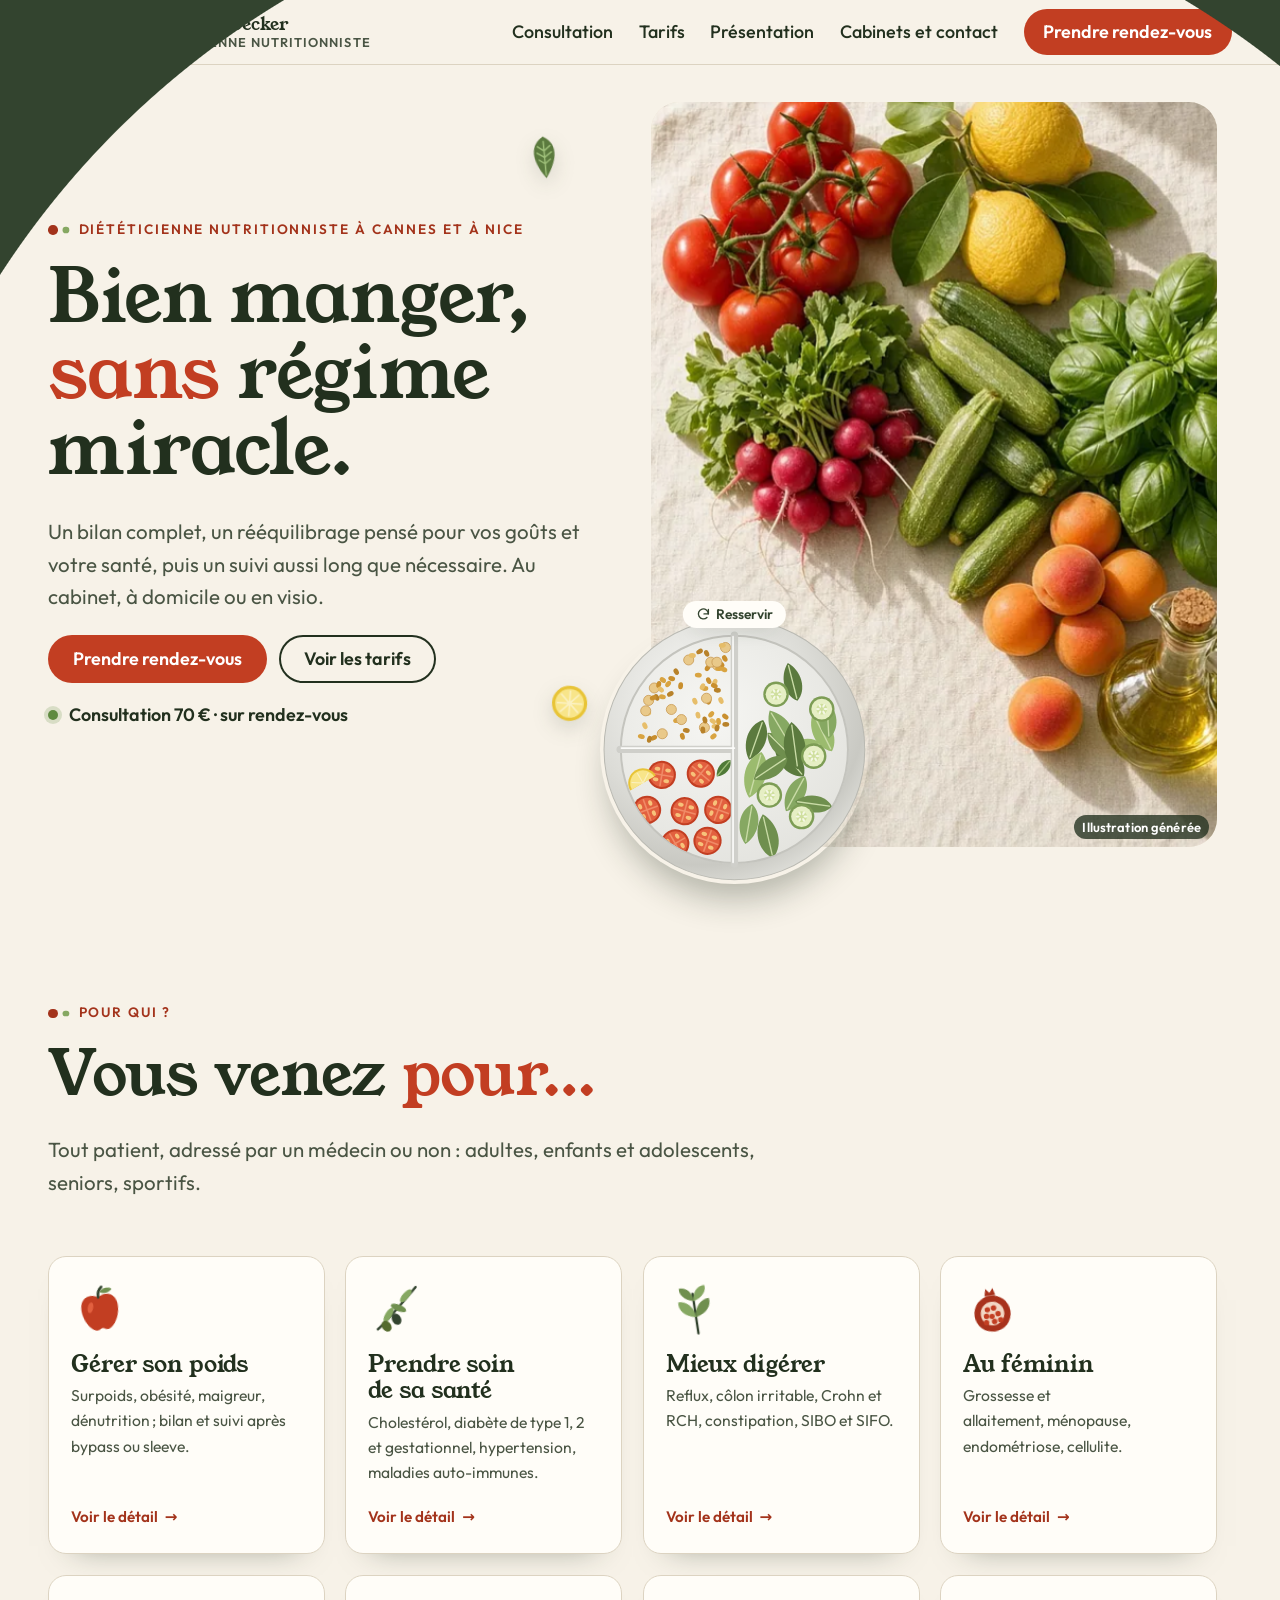
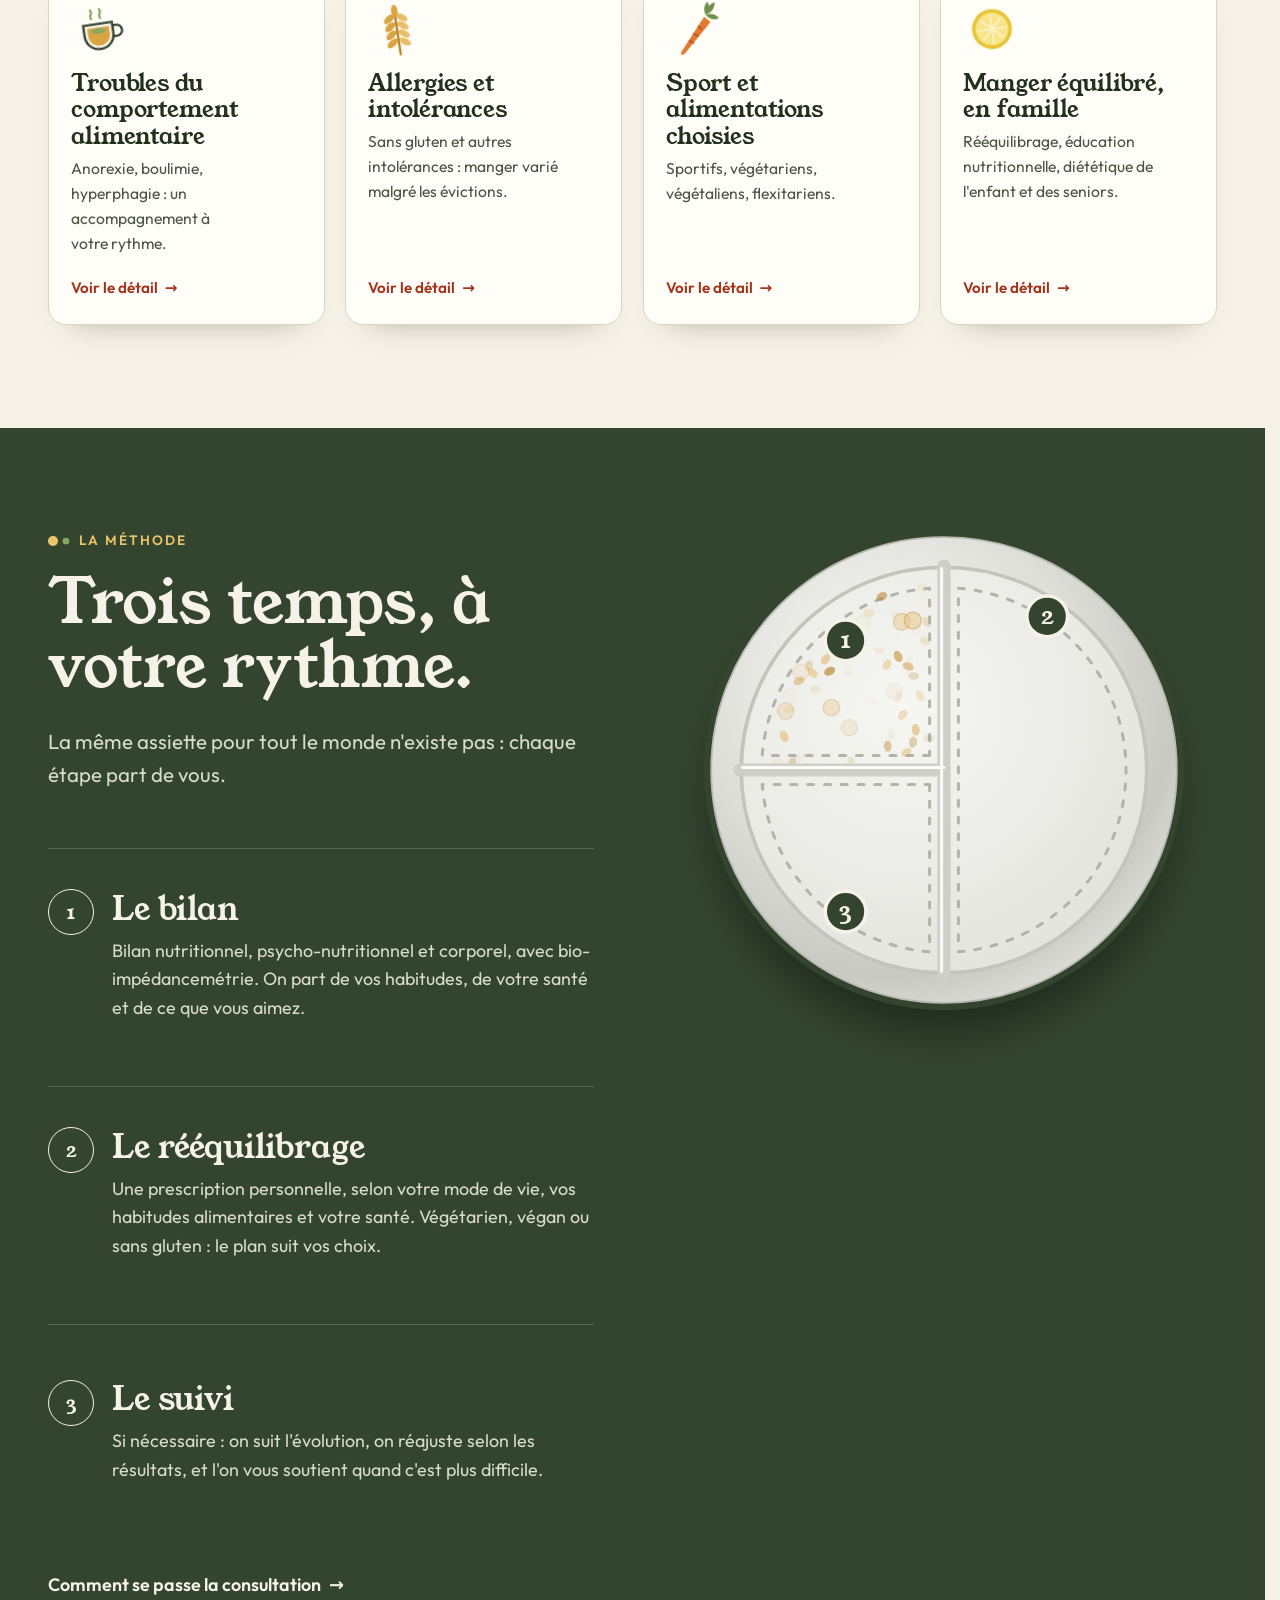
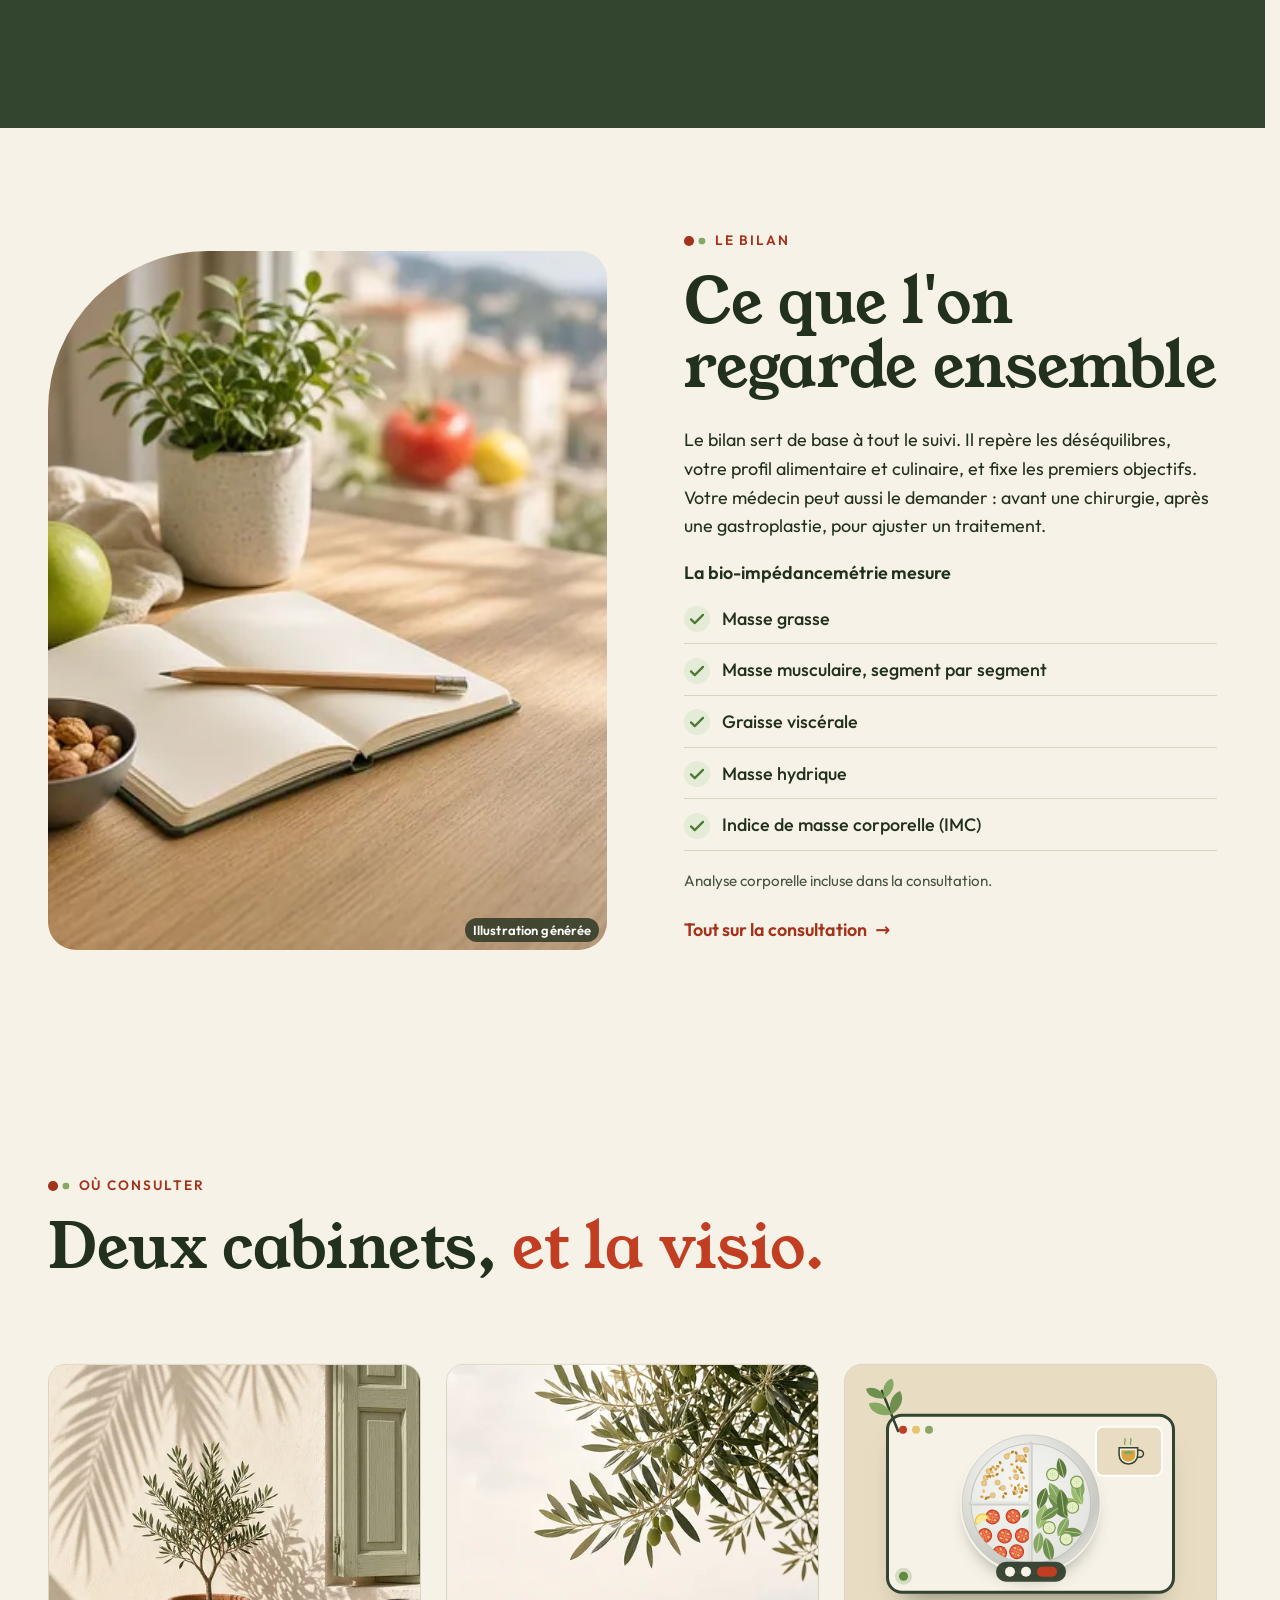
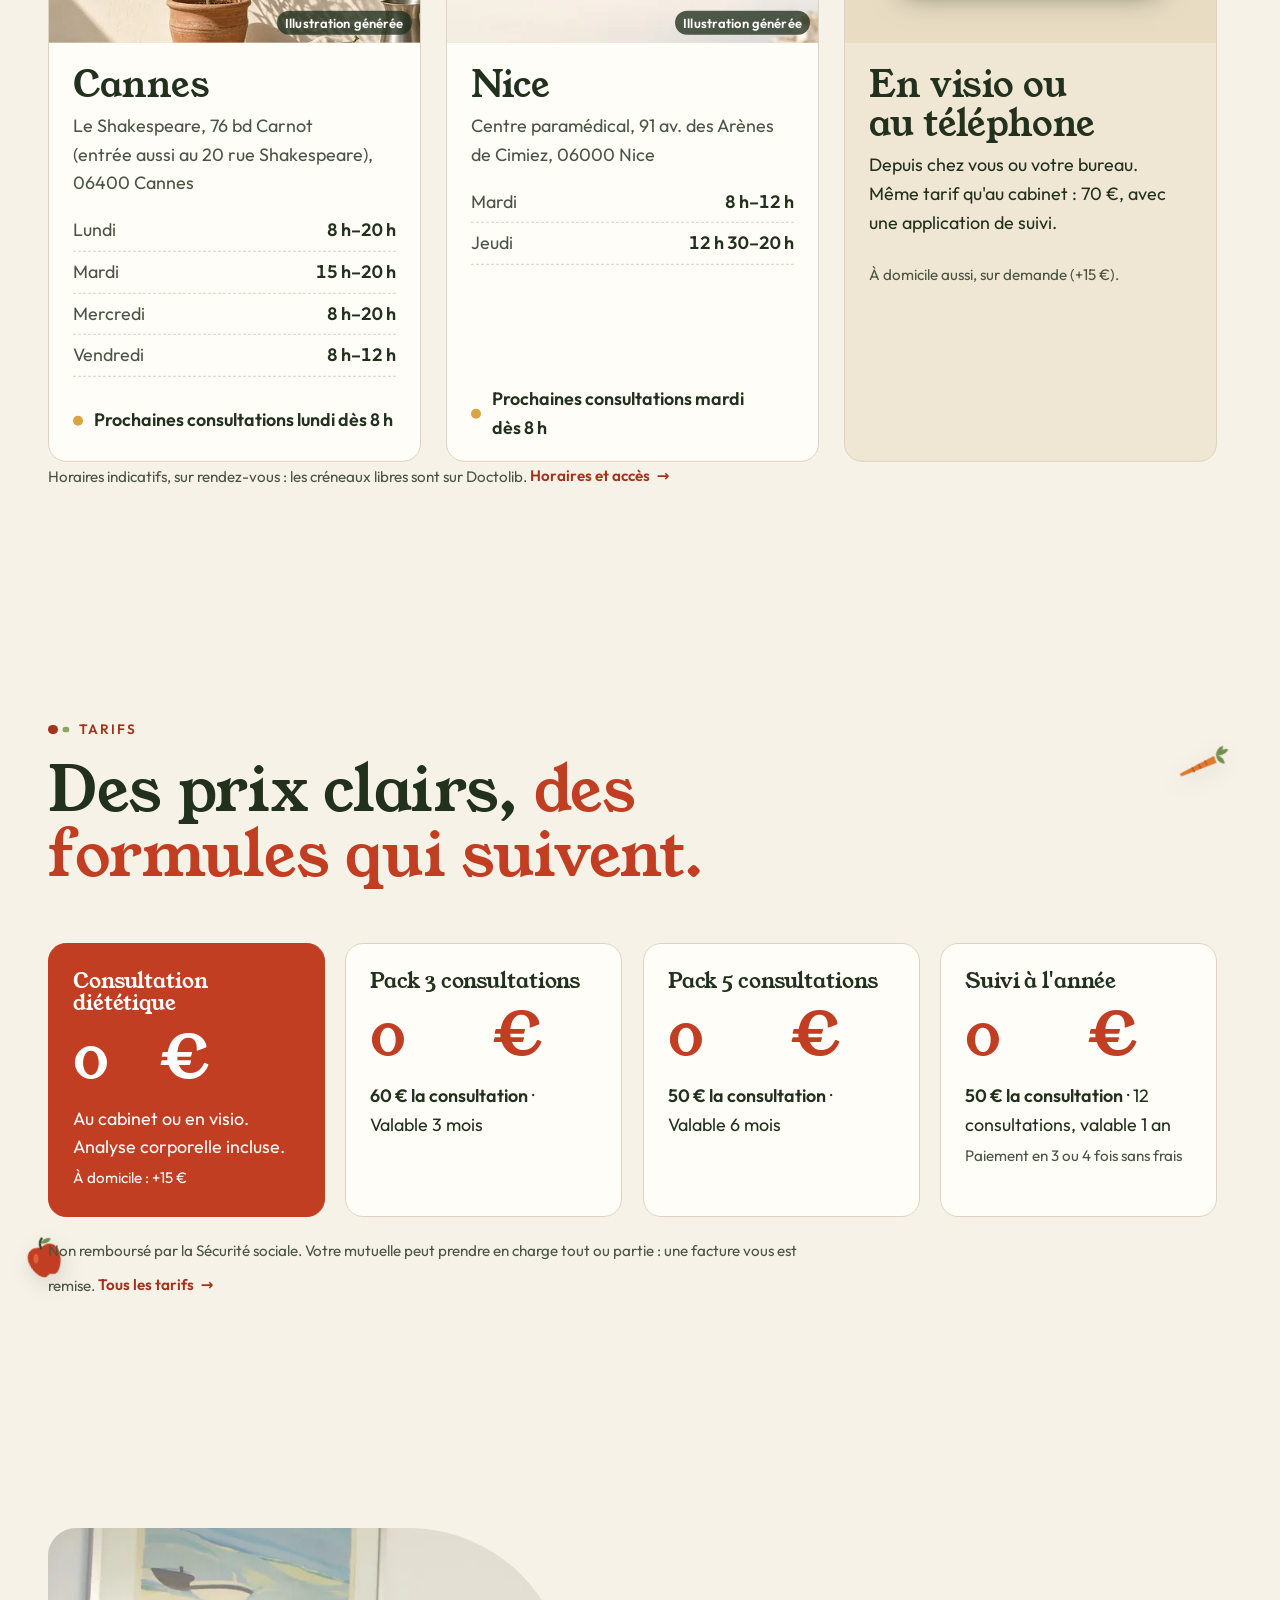
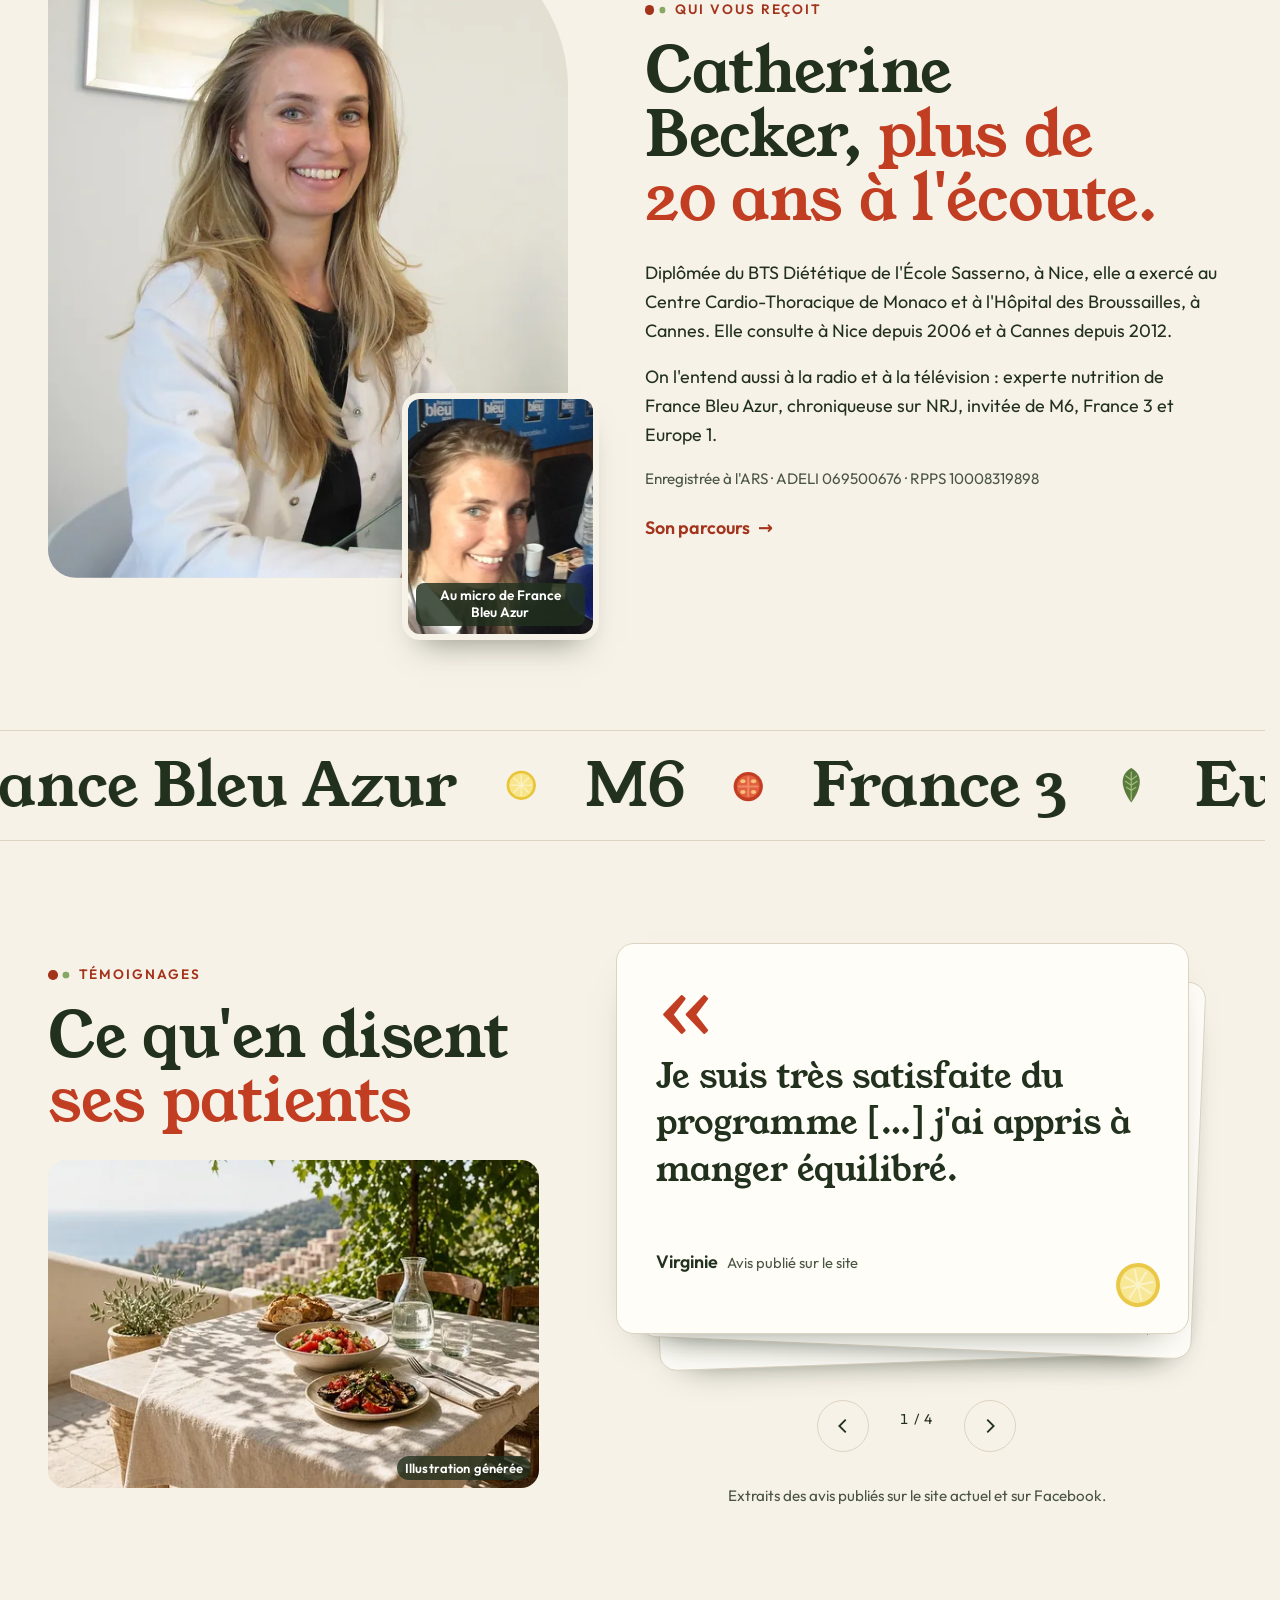
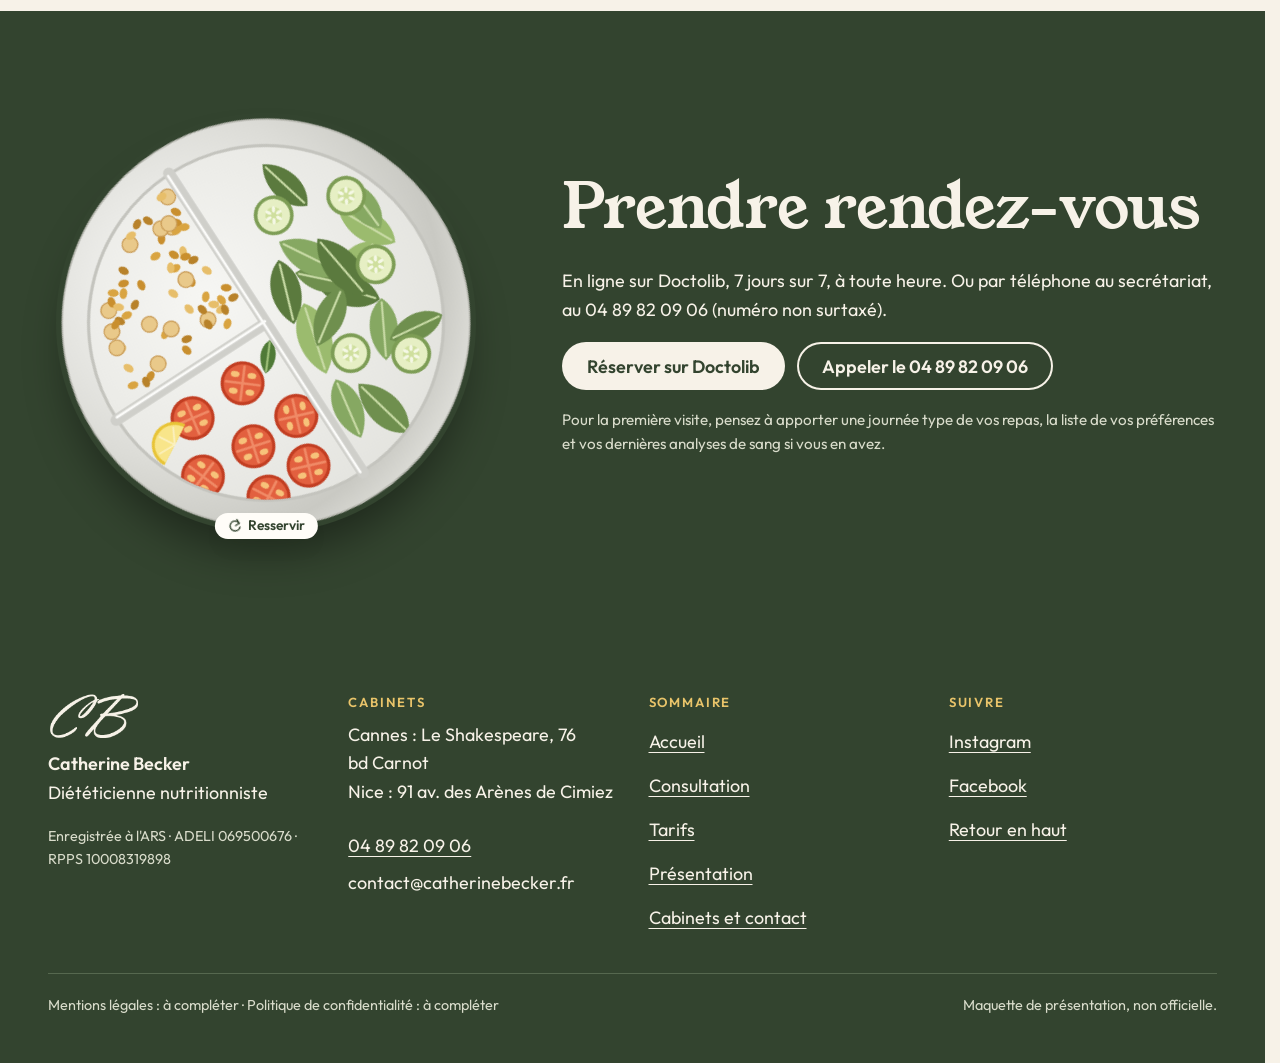
<file: index.html>
<!doctype html>
<html lang="fr" data-v="3" data-curseur>
<head>
<meta charset="utf-8">
<meta name="viewport" content="width=device-width, initial-scale=1, viewport-fit=cover">
<title>Catherine Becker, diététicienne nutritionniste à Cannes et à Nice</title>
<meta name="description" content="Bilan diététique avec bio-impédancemétrie, rééquilibrage alimentaire et suivi, au cabinet à Cannes ou à Nice, à domicile ou en visio. Consultation 70 €.">
<meta name="robots" content="noindex, nofollow">
<link rel="canonical" href="https://catherine-becker-maquette.vercel.app/">
<style>:root{--fond:#F7F2E8;--texte:#22301E;--voile-fond:#33442F;--ouverture-fond:#33442F;--menu-fond:#F7F2E8}:root { --entete-h: 72px; --barres-h: 0px; } html { background: var(--fond); color: var(--texte); scrollbar-gutter: stable; } body { margin: 0; background: var(--fond); } html.js:not(.secours):not([data-arrivee="retour"]) [data-anime] { opacity: 0; } html.js:not(.secours):not([data-arrivee="retour"]) [data-anime].vu { opacity: 1; } [data-voile] { position: fixed; inset: 0; z-index: 900; background: var(--voile-fond); transform: translateY(100%); visibility: hidden; pointer-events: none; } html[data-arrivee="voile"]:not(.voile-leve):not(.secours) [data-voile] { transform: none; visibility: visible; } html.secours [data-voile] { visibility: hidden !important; } .ouverture-panneau { position: fixed; inset: 0; z-index: 850; display: none; place-content: center; justify-items: center; background: var(--ouverture-fond, var(--voile-fond)); color: var(--fond); text-align: center; } html.js[data-arrivee="intro"]:not(.secours):not(.intro-finie) .ouverture-panneau { display: grid; } html.defilement-bloque, html.defilement-bloque body, html.js[data-arrivee="intro"]:not(.secours):not(.intro-finie), html.js[data-arrivee="intro"]:not(.secours):not(.intro-finie) body, html[data-arrivee="voile"]:not(.voile-leve):not(.secours), html[data-arrivee="voile"]:not(.voile-leve):not(.secours) body { overflow: hidden; } html.js[data-arrivee="intro"]:not(.secours):not(.intro-finie) { background-color: var(--ouverture-fond, var(--voile-fond)); } html[data-arrivee="voile"]:not(.voile-leve):not(.secours) { background-color: var(--voile-fond); }</style>
<script>(function () {
var d = document.documentElement, ss = null, ls = null;
try { ss = window.sessionStorage; ls = window.localStorage; } catch (e) {}
d.classList.add('js');
var nav = performance.getEntriesByType ? performance.getEntriesByType('navigation')[0] : null;
var type = nav ? nav.type : 'navigate';
var depart = null;
try { depart = JSON.parse(ss.getItem('socle:depart') || 'null'); ss.removeItem('socle:depart'); } catch (e) {}
if (depart && !(Date.now() - depart.t < 15000)) depart = null;
var mode = type === 'back_forward' ? 'retour' : type === 'reload' ? 'intro' : depart ? 'voile' : 'intro';
d.setAttribute('data-arrivee', mode);
if (mode === 'voile' && depart.couleur) d.style.setProperty('--voile-fond', depart.couleur);
if (type === 'reload' && 'scrollRestoration' in history) {
history.scrollRestoration = 'manual';
}
try {
var choisie = ls && ls.getItem('socle:langue');
var langue = (d.lang || '').slice(0, 2);
if (choisie && choisie !== langue && type === 'navigate' && !depart) {
var alt = document.querySelector('link[rel="alternate"][hreflang="' + choisie + '"]');
if (alt) location.replace(new URL(alt.href).pathname + location.search + location.hash);
}
} catch (e) {}
setTimeout(function () { if (!d.classList.contains('demarre')) d.classList.add('secours'); }, 2000);
})();</script>
<link rel="preload" href="/assets/fonts/young-serif-400.woff2" as="font" type="font/woff2" crossorigin>
<link rel="preload" href="/assets/fonts/outfit-400.woff2" as="font" type="font/woff2" crossorigin>
<link rel="stylesheet" href="/assets/css/socle.css?v=3">
<link rel="stylesheet" href="/assets/css/pile.css?v=3">
<link rel="stylesheet" href="/assets/css/horaires.css?v=3">
<link rel="stylesheet" href="/assets/css/site.css?v=3">
<link rel="modulepreload" href="/assets/js/site.js?v=3">
<link rel="modulepreload" href="/assets/js/socle/index.js?v=3">
<script src="/assets/vendor/gsap.min.js" defer></script>
<script src="/assets/vendor/ScrollTrigger.min.js" defer></script>
<script src="/assets/vendor/SplitText.min.js" defer></script>
<script type="module" src="/assets/js/site.js?v=3"></script>
<meta name="theme-color" content="#F7F2E8">
<link rel="icon" href="/assets/images/favicon.svg" type="image/svg+xml">
<link rel="apple-touch-icon" href="/assets/images/apple-touch-icon.png">
<meta property="og:type" content="website">
<meta property="og:site_name" content="Catherine Becker">
<meta property="og:locale" content="fr_FR">
<meta property="og:title" content="Catherine Becker, diététicienne nutritionniste à Cannes et à Nice">
<meta property="og:description" content="Bilan diététique avec bio-impédancemétrie, rééquilibrage alimentaire et suivi, au cabinet à Cannes ou à Nice, à domicile ou en visio. Consultation 70 €.">
<meta property="og:url" content="https://catherine-becker-maquette.vercel.app/">
<meta property="og:image" content="https://catherine-becker-maquette.vercel.app/assets/partage/accueil-fr.jpg">
<meta property="og:image:width" content="1200">
<meta property="og:image:height" content="630">
<meta property="og:image:alt" content="Catherine Becker, diététicienne nutritionniste : bien manger, sans régime miracle">
<meta name="twitter:card" content="summary_large_image">
<script type="application/ld+json">{"@context":"https://schema.org","@type":"MedicalBusiness","name":"Catherine Becker, diététicienne nutritionniste","url":"https://catherine-becker-maquette.vercel.app/","telephone":"+33489820906","email":"contact@catherinebecker.fr","description":"Diététicienne nutritionniste à Cannes et à Nice : bilan diététique avec bio-impédancemétrie, rééquilibrage alimentaire et suivi, au cabinet, à domicile ou en téléconsultation.","priceRange":"35 € – 600 €","sameAs":["https://www.instagram.com/catherine.becker.nutritionist/","https://fr-fr.facebook.com/catherinebeckerDiet/"],"department":[{"@type":"MedicalBusiness","name":"Cabinet de Cannes","telephone":"+33489820906","address":{"@type":"PostalAddress","streetAddress":"Le Shakespeare, 76 boulevard Carnot","postalCode":"06400","addressLocality":"Cannes","addressCountry":"FR"},"openingHoursSpecification":[{"@type":"OpeningHoursSpecification","dayOfWeek":["Monday","Wednesday"],"opens":"08:00","closes":"20:00"},{"@type":"OpeningHoursSpecification","dayOfWeek":"Tuesday","opens":"15:00","closes":"20:00"},{"@type":"OpeningHoursSpecification","dayOfWeek":"Friday","opens":"08:00","closes":"12:00"}]},{"@type":"MedicalBusiness","name":"Cabinet de Nice","telephone":"+33489820906","address":{"@type":"PostalAddress","streetAddress":"Centre paramédical, 91 avenue des Arènes de Cimiez","postalCode":"06000","addressLocality":"Nice","addressCountry":"FR"},"openingHoursSpecification":[{"@type":"OpeningHoursSpecification","dayOfWeek":"Tuesday","opens":"08:00","closes":"12:00"},{"@type":"OpeningHoursSpecification","dayOfWeek":"Thursday","opens":"12:30","closes":"20:00"}]}]}</script>
</head>
<body id="haut">
<div data-voile data-forme="rideau" aria-hidden="true"><div class="voile-contenu"><img src="/assets/images/monogramme-clair.png" alt="" width="107" height="56"><span data-voile-libelle>Accueil</span></div></div>
<div class="ouverture-panneau" data-ouverture aria-hidden="true">
  <div class="ouverture-objet" data-ouverture-objet><svg class="assiette " viewBox="0 0 400 400" aria-hidden="true" focusable="false" >
<defs>
<radialGradient id="intro-inox" cx="38%" cy="32%" r="78%"><stop offset="0" stop-color="#fbfbf9"/><stop offset=".55" stop-color="#dcdcd7"/><stop offset=".8" stop-color="#c9c9c3"/><stop offset="1" stop-color="#e9e9e4"/></radialGradient>
<radialGradient id="intro-fond" cx="40%" cy="35%" r="75%"><stop offset="0" stop-color="#f6f6f3"/><stop offset="1" stop-color="#e2e2dd"/></radialGradient>
<clipPath id="intro-a"><path d="M200 32 A168 168 0 0 1 200 368 Z"/></clipPath><clipPath id="intro-b"><path d="M200 200 L32 200 A168 168 0 0 1 200 32 Z"/></clipPath><clipPath id="intro-c"><path d="M200 200 L200 368 A168 168 0 0 1 32 200 Z"/></clipPath>
</defs>
<g class="assiette-corps">
<circle cx="200" cy="200" r="194" fill="url(#intro-inox)" stroke="#b9b9b2" stroke-width="1.5"/>
<circle cx="200" cy="200" r="170" fill="url(#intro-fond)"/>
<circle cx="200" cy="200" r="169" fill="none" stroke="#c4c4be" stroke-width="3"/>
</g>
<g data-compartiment="b" clip-path="url(#intro-b)"><circle class="aliment" cx="92.7" cy="176.7" r="7.5" fill="#e9c98a" stroke="#c99b55" stroke-width="1.2"/><ellipse class="aliment" cx="186.5" cy="151.2" rx="5.2" ry="3.6" transform="rotate(37.6 186.5 151.2)" fill="#c98f2e"/><ellipse class="aliment" cx="167.9" cy="158" rx="5.2" ry="3.6" transform="rotate(37.9 167.9 158)" fill="#e7be6a"/><ellipse class="aliment" cx="120.4" cy="157.5" rx="5.2" ry="3.6" transform="rotate(75.1 120.4 157.5)" fill="#b8822a"/><ellipse class="aliment" cx="93.5" cy="96.8" rx="5.2" ry="3.6" transform="rotate(37 93.5 96.8)" fill="#d9a441"/><circle class="aliment" cx="174.6" cy="74.7" r="7.5" fill="#e9c98a" stroke="#c99b55" stroke-width="1.2"/><ellipse class="aliment" cx="145.8" cy="149" rx="5.2" ry="3.6" transform="rotate(79.3 145.8 149)" fill="#e7be6a"/><ellipse class="aliment" cx="84.3" cy="122.6" rx="5.2" ry="3.6" transform="rotate(60.6 84.3 122.6)" fill="#b8822a"/><ellipse class="aliment" cx="113.9" cy="156.6" rx="5.2" ry="3.6" transform="rotate(155.1 113.9 156.6)" fill="#d9a441"/><ellipse class="aliment" cx="160.1" cy="78.7" rx="5.2" ry="3.6" transform="rotate(123.4 160.1 78.7)" fill="#c98f2e"/><circle class="aliment" cx="155.4" cy="167.4" r="7.5" fill="#e9c98a" stroke="#c99b55" stroke-width="1.2"/><ellipse class="aliment" cx="128.4" cy="171.8" rx="5.2" ry="3.6" transform="rotate(10.2 128.4 171.8)" fill="#b8822a"/><ellipse class="aliment" cx="156" cy="109.4" rx="5.2" ry="3.6" transform="rotate(179.1 156 109.4)" fill="#d9a441"/><ellipse class="aliment" cx="180.7" cy="73.5" rx="5.2" ry="3.6" transform="rotate(50.7 180.7 73.5)" fill="#c98f2e"/><ellipse class="aliment" cx="171.2" cy="165.8" rx="5.2" ry="3.6" transform="rotate(177.3 171.2 165.8)" fill="#e7be6a"/><circle class="aliment" cx="186.8" cy="48.4" r="7.5" fill="#e9c98a" stroke="#c99b55" stroke-width="1.2"/><ellipse class="aliment" cx="176.6" cy="79.8" rx="5.2" ry="3.6" transform="rotate(176.5 176.6 79.8)" fill="#d9a441"/><ellipse class="aliment" cx="80.1" cy="182.7" rx="5.2" ry="3.6" transform="rotate(150.1 80.1 182.7)" fill="#c98f2e"/><ellipse class="aliment" cx="141.2" cy="128.4" rx="5.2" ry="3.6" transform="rotate(66.9 141.2 128.4)" fill="#e7be6a"/><ellipse class="aliment" cx="158.7" cy="57.1" rx="5.2" ry="3.6" transform="rotate(66 158.7 57.1)" fill="#b8822a"/><circle class="aliment" cx="72.4" cy="127.1" r="7.5" fill="#e9c98a" stroke="#c99b55" stroke-width="1.2"/><ellipse class="aliment" cx="120" cy="105.2" rx="5.2" ry="3.6" transform="rotate(96.9 120 105.2)" fill="#c98f2e"/><ellipse class="aliment" cx="79.2" cy="110.3" rx="5.2" ry="3.6" transform="rotate(32.4 79.2 110.3)" fill="#e7be6a"/><ellipse class="aliment" cx="156.1" cy="156.3" rx="5.2" ry="3.6" transform="rotate(77.7 156.1 156.3)" fill="#b8822a"/><ellipse class="aliment" cx="61.5" cy="180.8" rx="5.2" ry="3.6" transform="rotate(15.3 61.5 180.8)" fill="#d9a441"/><circle class="aliment" cx="132" cy="66.9" r="7.5" fill="#e9c98a" stroke="#c99b55" stroke-width="1.2"/><ellipse class="aliment" cx="170.8" cy="100" rx="5.2" ry="3.6" transform="rotate(115.1 170.8 100)" fill="#e7be6a"/><ellipse class="aliment" cx="113.4" cy="84.4" rx="5.2" ry="3.6" transform="rotate(61.7 113.4 84.4)" fill="#b8822a"/><ellipse class="aliment" cx="146.3" cy="89.4" rx="5.2" ry="3.6" transform="rotate(2.5 146.3 89.4)" fill="#d9a441"/><ellipse class="aliment" cx="162.1" cy="128.3" rx="5.2" ry="3.6" transform="rotate(108.1 162.1 128.3)" fill="#c98f2e"/><circle class="aliment" cx="158.5" cy="123.9" r="7.5" fill="#e9c98a" stroke="#c99b55" stroke-width="1.2"/><ellipse class="aliment" cx="187.2" cy="162.7" rx="5.2" ry="3.6" transform="rotate(5.1 187.2 162.7)" fill="#b8822a"/><ellipse class="aliment" cx="92.8" cy="121.7" rx="5.2" ry="3.6" transform="rotate(10.6 92.8 121.7)" fill="#d9a441"/><ellipse class="aliment" cx="122.6" cy="180.5" rx="5.2" ry="3.6" transform="rotate(76.9 122.6 180.5)" fill="#c98f2e"/><ellipse class="aliment" cx="182" cy="45.1" rx="5.2" ry="3.6" transform="rotate(178.1 182 45.1)" fill="#e7be6a"/><circle class="aliment" cx="80.8" cy="108.6" r="7.5" fill="#e9c98a" stroke="#c99b55" stroke-width="1.2"/><ellipse class="aliment" cx="184.4" cy="81" rx="5.2" ry="3.6" transform="rotate(24.5 184.4 81)" fill="#d9a441"/><ellipse class="aliment" cx="185.7" cy="64.6" rx="5.2" ry="3.6" transform="rotate(59.7 185.7 64.6)" fill="#c98f2e"/><ellipse class="aliment" cx="71" cy="146.3" rx="5.2" ry="3.6" transform="rotate(166.5 71 146.3)" fill="#e7be6a"/><ellipse class="aliment" cx="174.6" cy="112" rx="5.2" ry="3.6" transform="rotate(3.1 174.6 112)" fill="#b8822a"/><circle class="aliment" cx="121.2" cy="155.6" r="7.5" fill="#e9c98a" stroke="#c99b55" stroke-width="1.2"/><ellipse class="aliment" cx="87.4" cy="103.4" rx="5.2" ry="3.6" transform="rotate(102.4 87.4 103.4)" fill="#c98f2e"/><ellipse class="aliment" cx="137.4" cy="60.3" rx="5.2" ry="3.6" transform="rotate(2 137.4 60.3)" fill="#e7be6a"/><ellipse class="aliment" cx="73.6" cy="185" rx="5.2" ry="3.6" transform="rotate(104.8 73.6 185)" fill="#b8822a"/><ellipse class="aliment" cx="165.5" cy="147.8" rx="5.2" ry="3.6" transform="rotate(131.9 165.5 147.8)" fill="#d9a441"/><circle class="aliment" cx="68" cy="142.6" r="7.5" fill="#e9c98a" stroke="#c99b55" stroke-width="1.2"/><ellipse class="aliment" cx="180" cy="127.3" rx="5.2" ry="3.6" transform="rotate(66.2 180 127.3)" fill="#e7be6a"/><ellipse class="aliment" cx="174.2" cy="168.1" rx="5.2" ry="3.6" transform="rotate(101.7 174.2 168.1)" fill="#b8822a"/><ellipse class="aliment" cx="168.8" cy="180.7" rx="5.2" ry="3.6" transform="rotate(141.4 168.8 180.7)" fill="#d9a441"/><ellipse class="aliment" cx="79.2" cy="123.2" rx="5.2" ry="3.6" transform="rotate(157.2 79.2 123.2)" fill="#c98f2e"/><circle class="aliment" cx="106.2" cy="140.6" r="7.5" fill="#e9c98a" stroke="#c99b55" stroke-width="1.2"/><ellipse class="aliment" cx="153.1" cy="171.2" rx="5.2" ry="3.6" transform="rotate(86.9 153.1 171.2)" fill="#b8822a"/><ellipse class="aliment" cx="101.4" cy="102.6" rx="5.2" ry="3.6" transform="rotate(128.7 101.4 102.6)" fill="#d9a441"/><ellipse class="aliment" cx="170.1" cy="105.3" rx="5.2" ry="3.6" transform="rotate(21.6 170.1 105.3)" fill="#c98f2e"/><ellipse class="aliment" cx="152.5" cy="106.5" rx="5.2" ry="3.6" transform="rotate(118.8 152.5 106.5)" fill="#e7be6a"/><circle class="aliment" cx="164.8" cy="70.2" r="7.5" fill="#e9c98a" stroke="#c99b55" stroke-width="1.2"/><ellipse class="aliment" cx="176.4" cy="158.5" rx="5.2" ry="3.6" transform="rotate(83.6 176.4 158.5)" fill="#d9a441"/><ellipse class="aliment" cx="106.7" cy="94.6" rx="5.2" ry="3.6" transform="rotate(17.3 106.7 94.6)" fill="#c98f2e"/><ellipse class="aliment" cx="90.5" cy="110.9" rx="5.2" ry="3.6" transform="rotate(41.2 90.5 110.9)" fill="#e7be6a"/><ellipse class="aliment" cx="148.2" cy="54.3" rx="5.2" ry="3.6" transform="rotate(150.8 148.2 54.3)" fill="#b8822a"/><circle class="aliment" cx="174" cy="70.3" r="7.5" fill="#e9c98a" stroke="#c99b55" stroke-width="1.2"/><ellipse class="aliment" cx="161.8" cy="97.8" rx="5.2" ry="3.6" transform="rotate(63.4 161.8 97.8)" fill="#c98f2e"/><ellipse class="aliment" cx="66.8" cy="164.8" rx="5.2" ry="3.6" transform="rotate(65.5 66.8 164.8)" fill="#e7be6a"/><ellipse class="aliment" cx="104.7" cy="117.5" rx="5.2" ry="3.6" transform="rotate(150.8 104.7 117.5)" fill="#b8822a"/></g>
<g data-compartiment="a" clip-path="url(#intro-a)"><g class="aliment" transform="translate(249.8 329) rotate(166.9)"><path d="M0 -33.349899996072054 C 20.7 -18.3 19.3 15 0 33.349899996072054 C -19.3 15 -20.7 -18.3 0 -33.349899996072054 Z" fill="#6f8f4e"/><path d="M0 -28.7 L0 28.7" stroke="#c9dba6" stroke-width="2" stroke-linecap="round" fill="none"/></g><g class="aliment" transform="translate(221.4 311) rotate(9.6)"><path d="M0 -30.331821873784065 C 18.8 -16.7 17.6 13.6 0 30.331821873784065 C -17.6 13.6 -18.8 -16.7 0 -30.331821873784065 Z" fill="#86a862"/><path d="M0 -26.1 L0 26.1" stroke="#c9dba6" stroke-width="2" stroke-linecap="round" fill="none"/></g><g class="aliment" transform="translate(281.8 214.9) rotate(139.9)"><path d="M0 -33.260431952774525 C 20.6 -18.3 19.3 15 0 33.260431952774525 C -19.3 15 -20.6 -18.3 0 -33.260431952774525 Z" fill="#5b7a3e"/><path d="M0 -28.6 L0 28.6" stroke="#c9dba6" stroke-width="2" stroke-linecap="round" fill="none"/></g><g class="aliment" transform="translate(331 174.4) rotate(153.4)"><path d="M0 -31.68929598107934 C 19.6 -17.4 18.4 14.3 0 31.68929598107934 C -18.4 14.3 -19.6 -17.4 0 -31.68929598107934 Z" fill="#9bbb6e"/><path d="M0 -27.3 L0 27.3" stroke="#c9dba6" stroke-width="2" stroke-linecap="round" fill="none"/></g><g class="aliment" transform="translate(268.4 194.2) rotate(134.8)"><path d="M0 -27.103295028209686 C 16.8 -14.9 15.7 12.2 0 27.103295028209686 C -15.7 12.2 -16.8 -14.9 0 -27.103295028209686 Z" fill="#6f8f4e"/><path d="M0 -23.3 L0 23.3" stroke="#c9dba6" stroke-width="2" stroke-linecap="round" fill="none"/></g><g class="aliment" transform="translate(339.1 155.7) rotate(176.7)"><path d="M0 -28.14618882164359 C 17.5 -15.5 16.3 12.7 0 28.14618882164359 C -16.3 12.7 -17.5 -15.5 0 -28.14618882164359 Z" fill="#86a862"/><path d="M0 -24.2 L0 24.2" stroke="#c9dba6" stroke-width="2" stroke-linecap="round" fill="none"/></g><g class="aliment" transform="translate(232.3 185.9) rotate(19.4)"><path d="M0 -31.47588198632002 C 19.5 -17.3 18.3 14.2 0 31.47588198632002 C -18.3 14.2 -19.5 -17.3 0 -31.47588198632002 Z" fill="#5b7a3e"/><path d="M0 -27.1 L0 27.1" stroke="#c9dba6" stroke-width="2" stroke-linecap="round" fill="none"/></g><g class="aliment" transform="translate(231.1 237.9) rotate(15.2)"><path d="M0 -35.27394552901387 C 21.9 -19.4 20.5 15.9 0 35.27394552901387 C -20.5 15.9 -21.9 -19.4 0 -35.27394552901387 Z" fill="#9bbb6e"/><path d="M0 -30.3 L0 30.3" stroke="#c9dba6" stroke-width="2" stroke-linecap="round" fill="none"/></g><g class="aliment" transform="translate(253.9 228.2) rotate(56.3)"><path d="M0 -30.23286218009889 C 18.7 -16.6 17.5 13.6 0 30.23286218009889 C -17.5 13.6 -18.7 -16.6 0 -30.23286218009889 Z" fill="#6f8f4e"/><path d="M0 -26 L0 26" stroke="#c9dba6" stroke-width="2" stroke-linecap="round" fill="none"/></g><g class="aliment" transform="translate(290.9 266) rotate(28.5)"><path d="M0 -29.717081489041448 C 18.4 -16.3 17.2 13.4 0 29.717081489041448 C -17.2 13.4 -18.4 -16.3 0 -29.717081489041448 Z" fill="#86a862"/><path d="M0 -25.6 L0 25.6" stroke="#c9dba6" stroke-width="2" stroke-linecap="round" fill="none"/></g><g class="aliment" transform="translate(286.7 99.6) rotate(165.7)"><path d="M0 -29.044433826580644 C 18 -16 16.8 13.1 0 29.044433826580644 C -16.8 13.1 -18 -16 0 -29.044433826580644 Z" fill="#5b7a3e"/><path d="M0 -25 L0 25" stroke="#c9dba6" stroke-width="2" stroke-linecap="round" fill="none"/></g><g class="aliment" transform="translate(302.2 197.7) rotate(78.1)"><path d="M0 -28.098639776930213 C 17.4 -15.5 16.3 12.6 0 28.098639776930213 C -16.3 12.6 -17.4 -15.5 0 -28.098639776930213 Z" fill="#9bbb6e"/><path d="M0 -24.2 L0 24.2" stroke="#c9dba6" stroke-width="2" stroke-linecap="round" fill="none"/></g><g class="aliment" transform="translate(317.7 281.1) rotate(97.7)"><path d="M0 -27.736216448247433 C 17.2 -15.3 16.1 12.5 0 27.736216448247433 C -16.1 12.5 -17.2 -15.3 0 -27.736216448247433 Z" fill="#6f8f4e"/><path d="M0 -23.9 L0 23.9" stroke="#c9dba6" stroke-width="2" stroke-linecap="round" fill="none"/></g><g class="aliment" transform="translate(269.7 170.9) rotate(149.2)"><path d="M0 -33.66041670180857 C 20.9 -18.5 19.5 15.1 0 33.66041670180857 C -19.5 15.1 -20.9 -18.5 0 -33.66041670180857 Z" fill="#86a862"/><path d="M0 -28.9 L0 28.9" stroke="#c9dba6" stroke-width="2" stroke-linecap="round" fill="none"/></g><g class="aliment" transform="translate(289.5 194.3) rotate(172.3)"><path d="M0 -35.42848960123956 C 22 -19.5 20.5 15.9 0 35.42848960123956 C -20.5 15.9 -22 -19.5 0 -35.42848960123956 Z" fill="#5b7a3e"/><path d="M0 -30.5 L0 30.5" stroke="#c9dba6" stroke-width="2" stroke-linecap="round" fill="none"/></g><g class="aliment" transform="translate(262 118)"><circle r="19" fill="#7d9d55"/><circle r="15.5" fill="#e6efc4"/><circle r="8" fill="#cfdf9e"/><ellipse cx="5.7" cy="0" rx="1.6" ry="3" transform="rotate(90 5.7 0)" fill="#f5f8e6"/><ellipse cx="2.9" cy="4.9" rx="1.6" ry="3" transform="rotate(150 2.9 4.9)" fill="#f5f8e6"/><ellipse cx="-2.8" cy="4.9" rx="1.6" ry="3" transform="rotate(210 -2.8 4.9)" fill="#f5f8e6"/><ellipse cx="-5.7" cy="0" rx="1.6" ry="3" transform="rotate(270 -5.7 0)" fill="#f5f8e6"/><ellipse cx="-2.9" cy="-4.9" rx="1.6" ry="3" transform="rotate(330 -2.9 -4.9)" fill="#f5f8e6"/><ellipse cx="2.9" cy="-4.9" rx="1.6" ry="3" transform="rotate(390 2.9 -4.9)" fill="#f5f8e6"/></g><g class="aliment" transform="translate(318 210)"><circle r="19" fill="#7d9d55"/><circle r="15.5" fill="#e6efc4"/><circle r="8" fill="#cfdf9e"/><ellipse cx="5.7" cy="0" rx="1.6" ry="3" transform="rotate(90 5.7 0)" fill="#f5f8e6"/><ellipse cx="2.9" cy="4.9" rx="1.6" ry="3" transform="rotate(150 2.9 4.9)" fill="#f5f8e6"/><ellipse cx="-2.8" cy="4.9" rx="1.6" ry="3" transform="rotate(210 -2.8 4.9)" fill="#f5f8e6"/><ellipse cx="-5.7" cy="0" rx="1.6" ry="3" transform="rotate(270 -5.7 0)" fill="#f5f8e6"/><ellipse cx="-2.9" cy="-4.9" rx="1.6" ry="3" transform="rotate(330 -2.9 -4.9)" fill="#f5f8e6"/><ellipse cx="2.9" cy="-4.9" rx="1.6" ry="3" transform="rotate(390 2.9 -4.9)" fill="#f5f8e6"/></g><g class="aliment" transform="translate(252 268)"><circle r="19" fill="#7d9d55"/><circle r="15.5" fill="#e6efc4"/><circle r="8" fill="#cfdf9e"/><ellipse cx="5.7" cy="0" rx="1.6" ry="3" transform="rotate(90 5.7 0)" fill="#f5f8e6"/><ellipse cx="2.9" cy="4.9" rx="1.6" ry="3" transform="rotate(150 2.9 4.9)" fill="#f5f8e6"/><ellipse cx="-2.8" cy="4.9" rx="1.6" ry="3" transform="rotate(210 -2.8 4.9)" fill="#f5f8e6"/><ellipse cx="-5.7" cy="0" rx="1.6" ry="3" transform="rotate(270 -5.7 0)" fill="#f5f8e6"/><ellipse cx="-2.9" cy="-4.9" rx="1.6" ry="3" transform="rotate(330 -2.9 -4.9)" fill="#f5f8e6"/><ellipse cx="2.9" cy="-4.9" rx="1.6" ry="3" transform="rotate(390 2.9 -4.9)" fill="#f5f8e6"/></g><g class="aliment" transform="translate(300 300)"><circle r="19" fill="#7d9d55"/><circle r="15.5" fill="#e6efc4"/><circle r="8" fill="#cfdf9e"/><ellipse cx="5.7" cy="0" rx="1.6" ry="3" transform="rotate(90 5.7 0)" fill="#f5f8e6"/><ellipse cx="2.9" cy="4.9" rx="1.6" ry="3" transform="rotate(150 2.9 4.9)" fill="#f5f8e6"/><ellipse cx="-2.8" cy="4.9" rx="1.6" ry="3" transform="rotate(210 -2.8 4.9)" fill="#f5f8e6"/><ellipse cx="-5.7" cy="0" rx="1.6" ry="3" transform="rotate(270 -5.7 0)" fill="#f5f8e6"/><ellipse cx="-2.9" cy="-4.9" rx="1.6" ry="3" transform="rotate(330 -2.9 -4.9)" fill="#f5f8e6"/><ellipse cx="2.9" cy="-4.9" rx="1.6" ry="3" transform="rotate(390 2.9 -4.9)" fill="#f5f8e6"/></g><g class="aliment" transform="translate(330 140)"><circle r="19" fill="#7d9d55"/><circle r="15.5" fill="#e6efc4"/><circle r="8" fill="#cfdf9e"/><ellipse cx="5.7" cy="0" rx="1.6" ry="3" transform="rotate(90 5.7 0)" fill="#f5f8e6"/><ellipse cx="2.9" cy="4.9" rx="1.6" ry="3" transform="rotate(150 2.9 4.9)" fill="#f5f8e6"/><ellipse cx="-2.8" cy="4.9" rx="1.6" ry="3" transform="rotate(210 -2.8 4.9)" fill="#f5f8e6"/><ellipse cx="-5.7" cy="0" rx="1.6" ry="3" transform="rotate(270 -5.7 0)" fill="#f5f8e6"/><ellipse cx="-2.9" cy="-4.9" rx="1.6" ry="3" transform="rotate(330 -2.9 -4.9)" fill="#f5f8e6"/><ellipse cx="2.9" cy="-4.9" rx="1.6" ry="3" transform="rotate(390 2.9 -4.9)" fill="#f5f8e6"/></g></g>
<g data-compartiment="c" clip-path="url(#intro-c)"><g class="aliment" transform="translate(92 238) rotate(10)"><circle r="21" fill="#c23e22"/><circle r="18" fill="#e2603f"/><path d="M0 -16 L0 16 M-16 0 L16 0" stroke="#f08a66" stroke-width="2.4" stroke-linecap="round"/><ellipse cx="-8" cy="-8" rx="4.2" ry="2.9" fill="#f7c27a"/><ellipse cx="8" cy="-8" rx="4.2" ry="2.9" fill="#f7c27a"/><ellipse cx="-8" cy="8" rx="4.2" ry="2.9" fill="#f7c27a"/><ellipse cx="8" cy="8" rx="4.2" ry="2.9" fill="#f7c27a"/></g><g class="aliment" transform="translate(150 236) rotate(40)"><circle r="21" fill="#c23e22"/><circle r="18" fill="#e2603f"/><path d="M0 -16 L0 16 M-16 0 L16 0" stroke="#f08a66" stroke-width="2.4" stroke-linecap="round"/><ellipse cx="-8" cy="-8" rx="4.2" ry="2.9" fill="#f7c27a"/><ellipse cx="8" cy="-8" rx="4.2" ry="2.9" fill="#f7c27a"/><ellipse cx="-8" cy="8" rx="4.2" ry="2.9" fill="#f7c27a"/><ellipse cx="8" cy="8" rx="4.2" ry="2.9" fill="#f7c27a"/></g><g class="aliment" transform="translate(70 290) rotate(70)"><circle r="21" fill="#c23e22"/><circle r="18" fill="#e2603f"/><path d="M0 -16 L0 16 M-16 0 L16 0" stroke="#f08a66" stroke-width="2.4" stroke-linecap="round"/><ellipse cx="-8" cy="-8" rx="4.2" ry="2.9" fill="#f7c27a"/><ellipse cx="8" cy="-8" rx="4.2" ry="2.9" fill="#f7c27a"/><ellipse cx="-8" cy="8" rx="4.2" ry="2.9" fill="#f7c27a"/><ellipse cx="8" cy="8" rx="4.2" ry="2.9" fill="#f7c27a"/></g><g class="aliment" transform="translate(126 292) rotate(15)"><circle r="21" fill="#c23e22"/><circle r="18" fill="#e2603f"/><path d="M0 -16 L0 16 M-16 0 L16 0" stroke="#f08a66" stroke-width="2.4" stroke-linecap="round"/><ellipse cx="-8" cy="-8" rx="4.2" ry="2.9" fill="#f7c27a"/><ellipse cx="8" cy="-8" rx="4.2" ry="2.9" fill="#f7c27a"/><ellipse cx="-8" cy="8" rx="4.2" ry="2.9" fill="#f7c27a"/><ellipse cx="8" cy="8" rx="4.2" ry="2.9" fill="#f7c27a"/></g><g class="aliment" transform="translate(176 290) rotate(110)"><circle r="21" fill="#c23e22"/><circle r="18" fill="#e2603f"/><path d="M0 -16 L0 16 M-16 0 L16 0" stroke="#f08a66" stroke-width="2.4" stroke-linecap="round"/><ellipse cx="-8" cy="-8" rx="4.2" ry="2.9" fill="#f7c27a"/><ellipse cx="8" cy="-8" rx="4.2" ry="2.9" fill="#f7c27a"/><ellipse cx="-8" cy="8" rx="4.2" ry="2.9" fill="#f7c27a"/><ellipse cx="8" cy="8" rx="4.2" ry="2.9" fill="#f7c27a"/></g><g class="aliment" transform="translate(112 340) rotate(60)"><circle r="21" fill="#c23e22"/><circle r="18" fill="#e2603f"/><path d="M0 -16 L0 16 M-16 0 L16 0" stroke="#f08a66" stroke-width="2.4" stroke-linecap="round"/><ellipse cx="-8" cy="-8" rx="4.2" ry="2.9" fill="#f7c27a"/><ellipse cx="8" cy="-8" rx="4.2" ry="2.9" fill="#f7c27a"/><ellipse cx="-8" cy="8" rx="4.2" ry="2.9" fill="#f7c27a"/><ellipse cx="8" cy="8" rx="4.2" ry="2.9" fill="#f7c27a"/></g><g class="aliment" transform="translate(160 336) rotate(20)"><circle r="21" fill="#c23e22"/><circle r="18" fill="#e2603f"/><path d="M0 -16 L0 16 M-16 0 L16 0" stroke="#f08a66" stroke-width="2.4" stroke-linecap="round"/><ellipse cx="-8" cy="-8" rx="4.2" ry="2.9" fill="#f7c27a"/><ellipse cx="8" cy="-8" rx="4.2" ry="2.9" fill="#f7c27a"/><ellipse cx="-8" cy="8" rx="4.2" ry="2.9" fill="#f7c27a"/><ellipse cx="8" cy="8" rx="4.2" ry="2.9" fill="#f7c27a"/></g><g class="aliment" transform="translate(64 250) rotate(-30)"><path d="M-22 0 A 22 22 0 0 1 22 0 Z" fill="#e8c437"/><path d="M-19 0 A 19 19 0 0 1 19 0 Z" fill="#f8e58a"/><path d="M0 0 L-14.4 -9.1" stroke="#fbf1c2" stroke-width="1.6"/><path d="M0 0 L0 -17" stroke="#fbf1c2" stroke-width="1.6"/><path d="M0 0 L14.4 -9.1" stroke="#fbf1c2" stroke-width="1.6"/></g><g class="aliment" transform="translate(184 228) rotate(40)"><path d="M0 -16 C 9.9 -8.8 9.3 7.2 0 16 C -9.3 7.2 -9.9 -8.8 0 -16 Z" fill="#4f7a37"/><path d="M0 -13.8 L0 13.8" stroke="#9fc07a" stroke-width="2" stroke-linecap="round" fill="none"/></g><g class="aliment" transform="translate(58 322) rotate(-50)"><path d="M0 -15 C 9.3 -8.2 8.7 6.8 0 15 C -8.7 6.8 -9.3 -8.2 0 -15 Z" fill="#4f7a37"/><path d="M0 -12.9 L0 12.9" stroke="#9fc07a" stroke-width="2" stroke-linecap="round" fill="none"/></g></g>
<g class="assiette-cloisons"><path d="M200 30 L200 370 M30 200 L200 200" stroke="#cfcfca" stroke-width="11" stroke-linecap="round" fill="none"/><path d="M198 32 L198 368 M32 198 L200 198" stroke="#fbfbf9" stroke-width="2.5" stroke-linecap="round" fill="none"/></g>
</svg></div>
  <p class="ouverture-ligne"><img src="/assets/images/monogramme-clair.png" alt="" width="69" height="36"><span>Diététicienne nutritionniste · Cannes &amp; Nice</span></p>
</div>
<a class="evitement" href="#contenu">Aller au contenu</a>
<header data-entete>
  <div class="entete-rangee">
    <a class="entete-logo" href="/" data-libelle="Accueil" aria-current="page">
      <img src="/assets/images/monogramme.png" alt="" width="84" height="44"><span class="entete-nom"><b>Catherine Becker</b><small>Diététicienne nutritionniste</small></span>
    </a>
    <nav data-nav aria-label="Navigation principale">
      <ul><li><a href="/consultation" data-libelle="Consultation">Consultation</a></li><li><a href="/tarifs" data-libelle="Tarifs">Tarifs</a></li><li><a href="/presentation" data-libelle="Présentation">Présentation</a></li><li><a href="/contact" data-libelle="Cabinets et contact">Cabinets et contact</a></li></ul>
    </nav>
    <div class="entete-actions">
      <a class="bouton" href="https://www.doctolib.fr/dieteticien/nice/catherine-becker" target="_blank" rel="noopener">Prendre rendez-vous<span class="visuellement-cache"> (Doctolib, nouvel onglet)</span></a>
      <button type="button" data-menu-bouton aria-controls="menu" aria-expanded="false" data-libelle-ouvrir="Menu" data-libelle-fermer="Fermer"><span data-libelle-bouton>Menu</span></button>
      <a class="menu-sansjs" href="#menu" data-menu-lien>Menu</a>
    </div>
  </div>
</header>
<script>/* Avant le premier affichage : rangées de la navigation (même règle que ajusterNav dans assets/js/socle/entete.js)
   et hauteur réelle de l'en-tête, pour que rien ne saute quand le JavaScript du site prend la main. */
(function () {
  var h = document.documentElement, u = document.querySelector('[data-nav] ul'), e = document.querySelector('[data-entete]');
  if (u) {
    var deborde = function () { return u.scrollWidth > u.clientWidth + 1; }, c = deborde();
    if (c && window.matchMedia('(min-width: 900px)').matches) {
      h.classList.add('nav-deux-rangees'); c = deborde();
      if (c) { h.classList.add('nav-deux-lignes'); var a = u.querySelector('a'); c = !a || u.getBoundingClientRect().height > a.getBoundingClientRect().height * 2.5; }
      if (c) h.classList.remove('nav-deux-rangees', 'nav-deux-lignes');
    }
    if (c) h.classList.add('nav-compacte');
  }
  if (e) h.style.setProperty('--entete-h', Math.round(e.getBoundingClientRect().height) + 'px');
})();</script>
<span id="menu-ferme" aria-hidden="true"></span>
<div id="menu" data-menu role="dialog" aria-modal="true" aria-label="Menu">
  <p class="menu-sansjs-fermer"><a href="#menu-ferme">Fermer</a></p>
  <ul><li style="--i:0"><a href="/" class="menu-lien" data-libelle="Accueil" aria-current="page">Accueil</a></li><li style="--i:1"><a href="/consultation" class="menu-lien" data-libelle="Consultation">Consultation</a></li><li style="--i:2"><a href="/tarifs" class="menu-lien" data-libelle="Tarifs">Tarifs</a></li><li style="--i:3"><a href="/presentation" class="menu-lien" data-libelle="Présentation">Présentation</a></li><li style="--i:4"><a href="/contact" class="menu-lien" data-libelle="Cabinets et contact">Cabinets et contact</a></li></ul>
  <p class="menu-actions"><a class="bouton" href="https://www.doctolib.fr/dieteticien/nice/catherine-becker" target="_blank" rel="noopener">Prendre rendez-vous</a> <a class="bouton bouton--contour" href="tel:+33489820906">Appeler 04 89 82 09 06</a></p>
</div>
<main id="contenu" tabindex="-1">
<section class="hero" id="debut">
  <div class="ingredients" data-effet="ingredients" data-superpose aria-hidden="true">
    <span class="ingredient ingredient--1" data-vitesse="-0.35"><svg class="icone" viewBox="0 0 64 64" aria-hidden="true" focusable="false" data-visuel><path d="M32 6C46 14 52 30 32 58 12 30 18 14 32 6z" fill="#5b7a3e"/><path d="M32 12V54M32 24l8-6M32 32l9-6M32 40l7-5M32 24l-8-6M32 32l-9-6M32 40l-7-5" stroke="#9fc07a" stroke-width="1.8" fill="none" stroke-linecap="round"/></svg></span>
    <span class="ingredient ingredient--2" data-vitesse="0.25"><svg class="icone" viewBox="0 0 64 64" aria-hidden="true" focusable="false" data-visuel><circle cx="32" cy="32" r="22" fill="#e8c437"/><circle cx="32" cy="32" r="18" fill="#f8e58a"/><path d="M32 32L48.0 32.0" stroke="#fbf1c2" stroke-width="2"/><path d="M32 32L43.3 43.3" stroke="#fbf1c2" stroke-width="2"/><path d="M32 32L32.0 48.0" stroke="#fbf1c2" stroke-width="2"/><path d="M32 32L20.7 43.3" stroke="#fbf1c2" stroke-width="2"/><path d="M32 32L16.0 32.0" stroke="#fbf1c2" stroke-width="2"/><path d="M32 32L20.7 20.7" stroke="#fbf1c2" stroke-width="2"/><path d="M32 32L32.0 16.0" stroke="#fbf1c2" stroke-width="2"/><path d="M32 32L43.3 20.7" stroke="#fbf1c2" stroke-width="2"/><circle cx="32" cy="32" r="3" fill="#fbf1c2"/></svg></span>
  </div>
  <div class="hero-texte">
    <p class="surtitre hero-sur" data-anime="gsap">Diététicienne nutritionniste à Cannes et à Nice</p>
    <h1 class="hero-titre" data-anime="gsap">
      <span class="hero-masque"><span class="hero-l">Bien manger,</span></span>
      <span class="hero-masque"><span class="hero-l"><em>sans</em> régime</span></span>
      <span class="hero-masque"><span class="hero-l">miracle.</span></span>
    </h1>
    <p class="hero-intro masque-ecran-tres-bas masque-petit-ecran" data-anime="gsap">Un bilan complet, un rééquilibrage pensé pour vos goûts et votre santé, puis un suivi aussi long que nécessaire. Au cabinet, à domicile ou en visio.</p>
    <p class="hero-actions" data-anime="gsap">
      <a class="bouton" href="https://www.doctolib.fr/dieteticien/nice/catherine-becker" target="_blank" rel="noopener" data-action-principale data-survol="magnetique">Prendre rendez-vous<span class="visuellement-cache"> (Doctolib, nouvel onglet)</span></a>
      <a href="/tarifs" class="bouton bouton--contour" data-libelle="Tarifs">Voir les tarifs</a>
    </p>
    <p class="hero-info" data-anime="gsap" data-info-cle>Consultation 70 € · sur rendez-vous</p>
  </div>
  <div class="hero-visuel">
    <figure class="media hero-media" data-grok data-fx="parallaxe" data-fx-force="6" style="--cadrage:55% 45%">
  <picture><source media="(max-width: 760px) and (orientation: portrait)" srcset="/assets/images/grok/accueil-ouverture-mobile-640.webp 640w, /assets/images/grok/accueil-ouverture-mobile-1080.webp 1080w" sizes="(max-width: 760px) 100vw, 46vw">
    <img src="/assets/images/grok/accueil-ouverture-1280.webp" srcset="/assets/images/grok/accueil-ouverture-640.webp 640w, /assets/images/grok/accueil-ouverture-960.webp 960w, /assets/images/grok/accueil-ouverture-1280.webp 1280w" sizes="(max-width: 760px) 100vw, 46vw" alt="Légumes et fruits du marché posés sur une nappe de lin" width="1280" height="1600" fetchpriority="high" loading="eager" decoding="async">
  </picture><figcaption class="mention-ia">Illustration générée</figcaption>
</figure>
    <div class="hero-assiette" data-iris-centre="disque" data-grille="manipuler"><svg class="assiette " viewBox="0 0 400 400" aria-hidden="true" focusable="false" >
<defs>
<radialGradient id="hero-inox" cx="38%" cy="32%" r="78%"><stop offset="0" stop-color="#fbfbf9"/><stop offset=".55" stop-color="#dcdcd7"/><stop offset=".8" stop-color="#c9c9c3"/><stop offset="1" stop-color="#e9e9e4"/></radialGradient>
<radialGradient id="hero-fond" cx="40%" cy="35%" r="75%"><stop offset="0" stop-color="#f6f6f3"/><stop offset="1" stop-color="#e2e2dd"/></radialGradient>
<clipPath id="hero-a"><path d="M200 32 A168 168 0 0 1 200 368 Z"/></clipPath><clipPath id="hero-b"><path d="M200 200 L32 200 A168 168 0 0 1 200 32 Z"/></clipPath><clipPath id="hero-c"><path d="M200 200 L200 368 A168 168 0 0 1 32 200 Z"/></clipPath>
</defs>
<g class="assiette-corps">
<circle cx="200" cy="200" r="194" fill="url(#hero-inox)" stroke="#b9b9b2" stroke-width="1.5"/>
<circle cx="200" cy="200" r="170" fill="url(#hero-fond)"/>
<circle cx="200" cy="200" r="169" fill="none" stroke="#c4c4be" stroke-width="3"/>
</g>
<g data-compartiment="b" clip-path="url(#hero-b)"><circle class="aliment" cx="92.7" cy="176.7" r="7.5" fill="#e9c98a" stroke="#c99b55" stroke-width="1.2"/><ellipse class="aliment" cx="186.5" cy="151.2" rx="5.2" ry="3.6" transform="rotate(37.6 186.5 151.2)" fill="#c98f2e"/><ellipse class="aliment" cx="167.9" cy="158" rx="5.2" ry="3.6" transform="rotate(37.9 167.9 158)" fill="#e7be6a"/><ellipse class="aliment" cx="120.4" cy="157.5" rx="5.2" ry="3.6" transform="rotate(75.1 120.4 157.5)" fill="#b8822a"/><ellipse class="aliment" cx="93.5" cy="96.8" rx="5.2" ry="3.6" transform="rotate(37 93.5 96.8)" fill="#d9a441"/><circle class="aliment" cx="174.6" cy="74.7" r="7.5" fill="#e9c98a" stroke="#c99b55" stroke-width="1.2"/><ellipse class="aliment" cx="145.8" cy="149" rx="5.2" ry="3.6" transform="rotate(79.3 145.8 149)" fill="#e7be6a"/><ellipse class="aliment" cx="84.3" cy="122.6" rx="5.2" ry="3.6" transform="rotate(60.6 84.3 122.6)" fill="#b8822a"/><ellipse class="aliment" cx="113.9" cy="156.6" rx="5.2" ry="3.6" transform="rotate(155.1 113.9 156.6)" fill="#d9a441"/><ellipse class="aliment" cx="160.1" cy="78.7" rx="5.2" ry="3.6" transform="rotate(123.4 160.1 78.7)" fill="#c98f2e"/><circle class="aliment" cx="155.4" cy="167.4" r="7.5" fill="#e9c98a" stroke="#c99b55" stroke-width="1.2"/><ellipse class="aliment" cx="128.4" cy="171.8" rx="5.2" ry="3.6" transform="rotate(10.2 128.4 171.8)" fill="#b8822a"/><ellipse class="aliment" cx="156" cy="109.4" rx="5.2" ry="3.6" transform="rotate(179.1 156 109.4)" fill="#d9a441"/><ellipse class="aliment" cx="180.7" cy="73.5" rx="5.2" ry="3.6" transform="rotate(50.7 180.7 73.5)" fill="#c98f2e"/><ellipse class="aliment" cx="171.2" cy="165.8" rx="5.2" ry="3.6" transform="rotate(177.3 171.2 165.8)" fill="#e7be6a"/><circle class="aliment" cx="186.8" cy="48.4" r="7.5" fill="#e9c98a" stroke="#c99b55" stroke-width="1.2"/><ellipse class="aliment" cx="176.6" cy="79.8" rx="5.2" ry="3.6" transform="rotate(176.5 176.6 79.8)" fill="#d9a441"/><ellipse class="aliment" cx="80.1" cy="182.7" rx="5.2" ry="3.6" transform="rotate(150.1 80.1 182.7)" fill="#c98f2e"/><ellipse class="aliment" cx="141.2" cy="128.4" rx="5.2" ry="3.6" transform="rotate(66.9 141.2 128.4)" fill="#e7be6a"/><ellipse class="aliment" cx="158.7" cy="57.1" rx="5.2" ry="3.6" transform="rotate(66 158.7 57.1)" fill="#b8822a"/><circle class="aliment" cx="72.4" cy="127.1" r="7.5" fill="#e9c98a" stroke="#c99b55" stroke-width="1.2"/><ellipse class="aliment" cx="120" cy="105.2" rx="5.2" ry="3.6" transform="rotate(96.9 120 105.2)" fill="#c98f2e"/><ellipse class="aliment" cx="79.2" cy="110.3" rx="5.2" ry="3.6" transform="rotate(32.4 79.2 110.3)" fill="#e7be6a"/><ellipse class="aliment" cx="156.1" cy="156.3" rx="5.2" ry="3.6" transform="rotate(77.7 156.1 156.3)" fill="#b8822a"/><ellipse class="aliment" cx="61.5" cy="180.8" rx="5.2" ry="3.6" transform="rotate(15.3 61.5 180.8)" fill="#d9a441"/><circle class="aliment" cx="132" cy="66.9" r="7.5" fill="#e9c98a" stroke="#c99b55" stroke-width="1.2"/><ellipse class="aliment" cx="170.8" cy="100" rx="5.2" ry="3.6" transform="rotate(115.1 170.8 100)" fill="#e7be6a"/><ellipse class="aliment" cx="113.4" cy="84.4" rx="5.2" ry="3.6" transform="rotate(61.7 113.4 84.4)" fill="#b8822a"/><ellipse class="aliment" cx="146.3" cy="89.4" rx="5.2" ry="3.6" transform="rotate(2.5 146.3 89.4)" fill="#d9a441"/><ellipse class="aliment" cx="162.1" cy="128.3" rx="5.2" ry="3.6" transform="rotate(108.1 162.1 128.3)" fill="#c98f2e"/><circle class="aliment" cx="158.5" cy="123.9" r="7.5" fill="#e9c98a" stroke="#c99b55" stroke-width="1.2"/><ellipse class="aliment" cx="187.2" cy="162.7" rx="5.2" ry="3.6" transform="rotate(5.1 187.2 162.7)" fill="#b8822a"/><ellipse class="aliment" cx="92.8" cy="121.7" rx="5.2" ry="3.6" transform="rotate(10.6 92.8 121.7)" fill="#d9a441"/><ellipse class="aliment" cx="122.6" cy="180.5" rx="5.2" ry="3.6" transform="rotate(76.9 122.6 180.5)" fill="#c98f2e"/><ellipse class="aliment" cx="182" cy="45.1" rx="5.2" ry="3.6" transform="rotate(178.1 182 45.1)" fill="#e7be6a"/><circle class="aliment" cx="80.8" cy="108.6" r="7.5" fill="#e9c98a" stroke="#c99b55" stroke-width="1.2"/><ellipse class="aliment" cx="184.4" cy="81" rx="5.2" ry="3.6" transform="rotate(24.5 184.4 81)" fill="#d9a441"/><ellipse class="aliment" cx="185.7" cy="64.6" rx="5.2" ry="3.6" transform="rotate(59.7 185.7 64.6)" fill="#c98f2e"/><ellipse class="aliment" cx="71" cy="146.3" rx="5.2" ry="3.6" transform="rotate(166.5 71 146.3)" fill="#e7be6a"/><ellipse class="aliment" cx="174.6" cy="112" rx="5.2" ry="3.6" transform="rotate(3.1 174.6 112)" fill="#b8822a"/><circle class="aliment" cx="121.2" cy="155.6" r="7.5" fill="#e9c98a" stroke="#c99b55" stroke-width="1.2"/><ellipse class="aliment" cx="87.4" cy="103.4" rx="5.2" ry="3.6" transform="rotate(102.4 87.4 103.4)" fill="#c98f2e"/><ellipse class="aliment" cx="137.4" cy="60.3" rx="5.2" ry="3.6" transform="rotate(2 137.4 60.3)" fill="#e7be6a"/><ellipse class="aliment" cx="73.6" cy="185" rx="5.2" ry="3.6" transform="rotate(104.8 73.6 185)" fill="#b8822a"/><ellipse class="aliment" cx="165.5" cy="147.8" rx="5.2" ry="3.6" transform="rotate(131.9 165.5 147.8)" fill="#d9a441"/><circle class="aliment" cx="68" cy="142.6" r="7.5" fill="#e9c98a" stroke="#c99b55" stroke-width="1.2"/><ellipse class="aliment" cx="180" cy="127.3" rx="5.2" ry="3.6" transform="rotate(66.2 180 127.3)" fill="#e7be6a"/><ellipse class="aliment" cx="174.2" cy="168.1" rx="5.2" ry="3.6" transform="rotate(101.7 174.2 168.1)" fill="#b8822a"/><ellipse class="aliment" cx="168.8" cy="180.7" rx="5.2" ry="3.6" transform="rotate(141.4 168.8 180.7)" fill="#d9a441"/><ellipse class="aliment" cx="79.2" cy="123.2" rx="5.2" ry="3.6" transform="rotate(157.2 79.2 123.2)" fill="#c98f2e"/><circle class="aliment" cx="106.2" cy="140.6" r="7.5" fill="#e9c98a" stroke="#c99b55" stroke-width="1.2"/><ellipse class="aliment" cx="153.1" cy="171.2" rx="5.2" ry="3.6" transform="rotate(86.9 153.1 171.2)" fill="#b8822a"/><ellipse class="aliment" cx="101.4" cy="102.6" rx="5.2" ry="3.6" transform="rotate(128.7 101.4 102.6)" fill="#d9a441"/><ellipse class="aliment" cx="170.1" cy="105.3" rx="5.2" ry="3.6" transform="rotate(21.6 170.1 105.3)" fill="#c98f2e"/><ellipse class="aliment" cx="152.5" cy="106.5" rx="5.2" ry="3.6" transform="rotate(118.8 152.5 106.5)" fill="#e7be6a"/><circle class="aliment" cx="164.8" cy="70.2" r="7.5" fill="#e9c98a" stroke="#c99b55" stroke-width="1.2"/><ellipse class="aliment" cx="176.4" cy="158.5" rx="5.2" ry="3.6" transform="rotate(83.6 176.4 158.5)" fill="#d9a441"/><ellipse class="aliment" cx="106.7" cy="94.6" rx="5.2" ry="3.6" transform="rotate(17.3 106.7 94.6)" fill="#c98f2e"/><ellipse class="aliment" cx="90.5" cy="110.9" rx="5.2" ry="3.6" transform="rotate(41.2 90.5 110.9)" fill="#e7be6a"/><ellipse class="aliment" cx="148.2" cy="54.3" rx="5.2" ry="3.6" transform="rotate(150.8 148.2 54.3)" fill="#b8822a"/><circle class="aliment" cx="174" cy="70.3" r="7.5" fill="#e9c98a" stroke="#c99b55" stroke-width="1.2"/><ellipse class="aliment" cx="161.8" cy="97.8" rx="5.2" ry="3.6" transform="rotate(63.4 161.8 97.8)" fill="#c98f2e"/><ellipse class="aliment" cx="66.8" cy="164.8" rx="5.2" ry="3.6" transform="rotate(65.5 66.8 164.8)" fill="#e7be6a"/><ellipse class="aliment" cx="104.7" cy="117.5" rx="5.2" ry="3.6" transform="rotate(150.8 104.7 117.5)" fill="#b8822a"/></g>
<g data-compartiment="a" clip-path="url(#hero-a)"><g class="aliment" transform="translate(249.8 329) rotate(166.9)"><path d="M0 -33.349899996072054 C 20.7 -18.3 19.3 15 0 33.349899996072054 C -19.3 15 -20.7 -18.3 0 -33.349899996072054 Z" fill="#6f8f4e"/><path d="M0 -28.7 L0 28.7" stroke="#c9dba6" stroke-width="2" stroke-linecap="round" fill="none"/></g><g class="aliment" transform="translate(221.4 311) rotate(9.6)"><path d="M0 -30.331821873784065 C 18.8 -16.7 17.6 13.6 0 30.331821873784065 C -17.6 13.6 -18.8 -16.7 0 -30.331821873784065 Z" fill="#86a862"/><path d="M0 -26.1 L0 26.1" stroke="#c9dba6" stroke-width="2" stroke-linecap="round" fill="none"/></g><g class="aliment" transform="translate(281.8 214.9) rotate(139.9)"><path d="M0 -33.260431952774525 C 20.6 -18.3 19.3 15 0 33.260431952774525 C -19.3 15 -20.6 -18.3 0 -33.260431952774525 Z" fill="#5b7a3e"/><path d="M0 -28.6 L0 28.6" stroke="#c9dba6" stroke-width="2" stroke-linecap="round" fill="none"/></g><g class="aliment" transform="translate(331 174.4) rotate(153.4)"><path d="M0 -31.68929598107934 C 19.6 -17.4 18.4 14.3 0 31.68929598107934 C -18.4 14.3 -19.6 -17.4 0 -31.68929598107934 Z" fill="#9bbb6e"/><path d="M0 -27.3 L0 27.3" stroke="#c9dba6" stroke-width="2" stroke-linecap="round" fill="none"/></g><g class="aliment" transform="translate(268.4 194.2) rotate(134.8)"><path d="M0 -27.103295028209686 C 16.8 -14.9 15.7 12.2 0 27.103295028209686 C -15.7 12.2 -16.8 -14.9 0 -27.103295028209686 Z" fill="#6f8f4e"/><path d="M0 -23.3 L0 23.3" stroke="#c9dba6" stroke-width="2" stroke-linecap="round" fill="none"/></g><g class="aliment" transform="translate(339.1 155.7) rotate(176.7)"><path d="M0 -28.14618882164359 C 17.5 -15.5 16.3 12.7 0 28.14618882164359 C -16.3 12.7 -17.5 -15.5 0 -28.14618882164359 Z" fill="#86a862"/><path d="M0 -24.2 L0 24.2" stroke="#c9dba6" stroke-width="2" stroke-linecap="round" fill="none"/></g><g class="aliment" transform="translate(232.3 185.9) rotate(19.4)"><path d="M0 -31.47588198632002 C 19.5 -17.3 18.3 14.2 0 31.47588198632002 C -18.3 14.2 -19.5 -17.3 0 -31.47588198632002 Z" fill="#5b7a3e"/><path d="M0 -27.1 L0 27.1" stroke="#c9dba6" stroke-width="2" stroke-linecap="round" fill="none"/></g><g class="aliment" transform="translate(231.1 237.9) rotate(15.2)"><path d="M0 -35.27394552901387 C 21.9 -19.4 20.5 15.9 0 35.27394552901387 C -20.5 15.9 -21.9 -19.4 0 -35.27394552901387 Z" fill="#9bbb6e"/><path d="M0 -30.3 L0 30.3" stroke="#c9dba6" stroke-width="2" stroke-linecap="round" fill="none"/></g><g class="aliment" transform="translate(253.9 228.2) rotate(56.3)"><path d="M0 -30.23286218009889 C 18.7 -16.6 17.5 13.6 0 30.23286218009889 C -17.5 13.6 -18.7 -16.6 0 -30.23286218009889 Z" fill="#6f8f4e"/><path d="M0 -26 L0 26" stroke="#c9dba6" stroke-width="2" stroke-linecap="round" fill="none"/></g><g class="aliment" transform="translate(290.9 266) rotate(28.5)"><path d="M0 -29.717081489041448 C 18.4 -16.3 17.2 13.4 0 29.717081489041448 C -17.2 13.4 -18.4 -16.3 0 -29.717081489041448 Z" fill="#86a862"/><path d="M0 -25.6 L0 25.6" stroke="#c9dba6" stroke-width="2" stroke-linecap="round" fill="none"/></g><g class="aliment" transform="translate(286.7 99.6) rotate(165.7)"><path d="M0 -29.044433826580644 C 18 -16 16.8 13.1 0 29.044433826580644 C -16.8 13.1 -18 -16 0 -29.044433826580644 Z" fill="#5b7a3e"/><path d="M0 -25 L0 25" stroke="#c9dba6" stroke-width="2" stroke-linecap="round" fill="none"/></g><g class="aliment" transform="translate(302.2 197.7) rotate(78.1)"><path d="M0 -28.098639776930213 C 17.4 -15.5 16.3 12.6 0 28.098639776930213 C -16.3 12.6 -17.4 -15.5 0 -28.098639776930213 Z" fill="#9bbb6e"/><path d="M0 -24.2 L0 24.2" stroke="#c9dba6" stroke-width="2" stroke-linecap="round" fill="none"/></g><g class="aliment" transform="translate(317.7 281.1) rotate(97.7)"><path d="M0 -27.736216448247433 C 17.2 -15.3 16.1 12.5 0 27.736216448247433 C -16.1 12.5 -17.2 -15.3 0 -27.736216448247433 Z" fill="#6f8f4e"/><path d="M0 -23.9 L0 23.9" stroke="#c9dba6" stroke-width="2" stroke-linecap="round" fill="none"/></g><g class="aliment" transform="translate(269.7 170.9) rotate(149.2)"><path d="M0 -33.66041670180857 C 20.9 -18.5 19.5 15.1 0 33.66041670180857 C -19.5 15.1 -20.9 -18.5 0 -33.66041670180857 Z" fill="#86a862"/><path d="M0 -28.9 L0 28.9" stroke="#c9dba6" stroke-width="2" stroke-linecap="round" fill="none"/></g><g class="aliment" transform="translate(289.5 194.3) rotate(172.3)"><path d="M0 -35.42848960123956 C 22 -19.5 20.5 15.9 0 35.42848960123956 C -20.5 15.9 -22 -19.5 0 -35.42848960123956 Z" fill="#5b7a3e"/><path d="M0 -30.5 L0 30.5" stroke="#c9dba6" stroke-width="2" stroke-linecap="round" fill="none"/></g><g class="aliment" transform="translate(262 118)"><circle r="19" fill="#7d9d55"/><circle r="15.5" fill="#e6efc4"/><circle r="8" fill="#cfdf9e"/><ellipse cx="5.7" cy="0" rx="1.6" ry="3" transform="rotate(90 5.7 0)" fill="#f5f8e6"/><ellipse cx="2.9" cy="4.9" rx="1.6" ry="3" transform="rotate(150 2.9 4.9)" fill="#f5f8e6"/><ellipse cx="-2.8" cy="4.9" rx="1.6" ry="3" transform="rotate(210 -2.8 4.9)" fill="#f5f8e6"/><ellipse cx="-5.7" cy="0" rx="1.6" ry="3" transform="rotate(270 -5.7 0)" fill="#f5f8e6"/><ellipse cx="-2.9" cy="-4.9" rx="1.6" ry="3" transform="rotate(330 -2.9 -4.9)" fill="#f5f8e6"/><ellipse cx="2.9" cy="-4.9" rx="1.6" ry="3" transform="rotate(390 2.9 -4.9)" fill="#f5f8e6"/></g><g class="aliment" transform="translate(318 210)"><circle r="19" fill="#7d9d55"/><circle r="15.5" fill="#e6efc4"/><circle r="8" fill="#cfdf9e"/><ellipse cx="5.7" cy="0" rx="1.6" ry="3" transform="rotate(90 5.7 0)" fill="#f5f8e6"/><ellipse cx="2.9" cy="4.9" rx="1.6" ry="3" transform="rotate(150 2.9 4.9)" fill="#f5f8e6"/><ellipse cx="-2.8" cy="4.9" rx="1.6" ry="3" transform="rotate(210 -2.8 4.9)" fill="#f5f8e6"/><ellipse cx="-5.7" cy="0" rx="1.6" ry="3" transform="rotate(270 -5.7 0)" fill="#f5f8e6"/><ellipse cx="-2.9" cy="-4.9" rx="1.6" ry="3" transform="rotate(330 -2.9 -4.9)" fill="#f5f8e6"/><ellipse cx="2.9" cy="-4.9" rx="1.6" ry="3" transform="rotate(390 2.9 -4.9)" fill="#f5f8e6"/></g><g class="aliment" transform="translate(252 268)"><circle r="19" fill="#7d9d55"/><circle r="15.5" fill="#e6efc4"/><circle r="8" fill="#cfdf9e"/><ellipse cx="5.7" cy="0" rx="1.6" ry="3" transform="rotate(90 5.7 0)" fill="#f5f8e6"/><ellipse cx="2.9" cy="4.9" rx="1.6" ry="3" transform="rotate(150 2.9 4.9)" fill="#f5f8e6"/><ellipse cx="-2.8" cy="4.9" rx="1.6" ry="3" transform="rotate(210 -2.8 4.9)" fill="#f5f8e6"/><ellipse cx="-5.7" cy="0" rx="1.6" ry="3" transform="rotate(270 -5.7 0)" fill="#f5f8e6"/><ellipse cx="-2.9" cy="-4.9" rx="1.6" ry="3" transform="rotate(330 -2.9 -4.9)" fill="#f5f8e6"/><ellipse cx="2.9" cy="-4.9" rx="1.6" ry="3" transform="rotate(390 2.9 -4.9)" fill="#f5f8e6"/></g><g class="aliment" transform="translate(300 300)"><circle r="19" fill="#7d9d55"/><circle r="15.5" fill="#e6efc4"/><circle r="8" fill="#cfdf9e"/><ellipse cx="5.7" cy="0" rx="1.6" ry="3" transform="rotate(90 5.7 0)" fill="#f5f8e6"/><ellipse cx="2.9" cy="4.9" rx="1.6" ry="3" transform="rotate(150 2.9 4.9)" fill="#f5f8e6"/><ellipse cx="-2.8" cy="4.9" rx="1.6" ry="3" transform="rotate(210 -2.8 4.9)" fill="#f5f8e6"/><ellipse cx="-5.7" cy="0" rx="1.6" ry="3" transform="rotate(270 -5.7 0)" fill="#f5f8e6"/><ellipse cx="-2.9" cy="-4.9" rx="1.6" ry="3" transform="rotate(330 -2.9 -4.9)" fill="#f5f8e6"/><ellipse cx="2.9" cy="-4.9" rx="1.6" ry="3" transform="rotate(390 2.9 -4.9)" fill="#f5f8e6"/></g><g class="aliment" transform="translate(330 140)"><circle r="19" fill="#7d9d55"/><circle r="15.5" fill="#e6efc4"/><circle r="8" fill="#cfdf9e"/><ellipse cx="5.7" cy="0" rx="1.6" ry="3" transform="rotate(90 5.7 0)" fill="#f5f8e6"/><ellipse cx="2.9" cy="4.9" rx="1.6" ry="3" transform="rotate(150 2.9 4.9)" fill="#f5f8e6"/><ellipse cx="-2.8" cy="4.9" rx="1.6" ry="3" transform="rotate(210 -2.8 4.9)" fill="#f5f8e6"/><ellipse cx="-5.7" cy="0" rx="1.6" ry="3" transform="rotate(270 -5.7 0)" fill="#f5f8e6"/><ellipse cx="-2.9" cy="-4.9" rx="1.6" ry="3" transform="rotate(330 -2.9 -4.9)" fill="#f5f8e6"/><ellipse cx="2.9" cy="-4.9" rx="1.6" ry="3" transform="rotate(390 2.9 -4.9)" fill="#f5f8e6"/></g></g>
<g data-compartiment="c" clip-path="url(#hero-c)"><g class="aliment" transform="translate(92 238) rotate(10)"><circle r="21" fill="#c23e22"/><circle r="18" fill="#e2603f"/><path d="M0 -16 L0 16 M-16 0 L16 0" stroke="#f08a66" stroke-width="2.4" stroke-linecap="round"/><ellipse cx="-8" cy="-8" rx="4.2" ry="2.9" fill="#f7c27a"/><ellipse cx="8" cy="-8" rx="4.2" ry="2.9" fill="#f7c27a"/><ellipse cx="-8" cy="8" rx="4.2" ry="2.9" fill="#f7c27a"/><ellipse cx="8" cy="8" rx="4.2" ry="2.9" fill="#f7c27a"/></g><g class="aliment" transform="translate(150 236) rotate(40)"><circle r="21" fill="#c23e22"/><circle r="18" fill="#e2603f"/><path d="M0 -16 L0 16 M-16 0 L16 0" stroke="#f08a66" stroke-width="2.4" stroke-linecap="round"/><ellipse cx="-8" cy="-8" rx="4.2" ry="2.9" fill="#f7c27a"/><ellipse cx="8" cy="-8" rx="4.2" ry="2.9" fill="#f7c27a"/><ellipse cx="-8" cy="8" rx="4.2" ry="2.9" fill="#f7c27a"/><ellipse cx="8" cy="8" rx="4.2" ry="2.9" fill="#f7c27a"/></g><g class="aliment" transform="translate(70 290) rotate(70)"><circle r="21" fill="#c23e22"/><circle r="18" fill="#e2603f"/><path d="M0 -16 L0 16 M-16 0 L16 0" stroke="#f08a66" stroke-width="2.4" stroke-linecap="round"/><ellipse cx="-8" cy="-8" rx="4.2" ry="2.9" fill="#f7c27a"/><ellipse cx="8" cy="-8" rx="4.2" ry="2.9" fill="#f7c27a"/><ellipse cx="-8" cy="8" rx="4.2" ry="2.9" fill="#f7c27a"/><ellipse cx="8" cy="8" rx="4.2" ry="2.9" fill="#f7c27a"/></g><g class="aliment" transform="translate(126 292) rotate(15)"><circle r="21" fill="#c23e22"/><circle r="18" fill="#e2603f"/><path d="M0 -16 L0 16 M-16 0 L16 0" stroke="#f08a66" stroke-width="2.4" stroke-linecap="round"/><ellipse cx="-8" cy="-8" rx="4.2" ry="2.9" fill="#f7c27a"/><ellipse cx="8" cy="-8" rx="4.2" ry="2.9" fill="#f7c27a"/><ellipse cx="-8" cy="8" rx="4.2" ry="2.9" fill="#f7c27a"/><ellipse cx="8" cy="8" rx="4.2" ry="2.9" fill="#f7c27a"/></g><g class="aliment" transform="translate(176 290) rotate(110)"><circle r="21" fill="#c23e22"/><circle r="18" fill="#e2603f"/><path d="M0 -16 L0 16 M-16 0 L16 0" stroke="#f08a66" stroke-width="2.4" stroke-linecap="round"/><ellipse cx="-8" cy="-8" rx="4.2" ry="2.9" fill="#f7c27a"/><ellipse cx="8" cy="-8" rx="4.2" ry="2.9" fill="#f7c27a"/><ellipse cx="-8" cy="8" rx="4.2" ry="2.9" fill="#f7c27a"/><ellipse cx="8" cy="8" rx="4.2" ry="2.9" fill="#f7c27a"/></g><g class="aliment" transform="translate(112 340) rotate(60)"><circle r="21" fill="#c23e22"/><circle r="18" fill="#e2603f"/><path d="M0 -16 L0 16 M-16 0 L16 0" stroke="#f08a66" stroke-width="2.4" stroke-linecap="round"/><ellipse cx="-8" cy="-8" rx="4.2" ry="2.9" fill="#f7c27a"/><ellipse cx="8" cy="-8" rx="4.2" ry="2.9" fill="#f7c27a"/><ellipse cx="-8" cy="8" rx="4.2" ry="2.9" fill="#f7c27a"/><ellipse cx="8" cy="8" rx="4.2" ry="2.9" fill="#f7c27a"/></g><g class="aliment" transform="translate(160 336) rotate(20)"><circle r="21" fill="#c23e22"/><circle r="18" fill="#e2603f"/><path d="M0 -16 L0 16 M-16 0 L16 0" stroke="#f08a66" stroke-width="2.4" stroke-linecap="round"/><ellipse cx="-8" cy="-8" rx="4.2" ry="2.9" fill="#f7c27a"/><ellipse cx="8" cy="-8" rx="4.2" ry="2.9" fill="#f7c27a"/><ellipse cx="-8" cy="8" rx="4.2" ry="2.9" fill="#f7c27a"/><ellipse cx="8" cy="8" rx="4.2" ry="2.9" fill="#f7c27a"/></g><g class="aliment" transform="translate(64 250) rotate(-30)"><path d="M-22 0 A 22 22 0 0 1 22 0 Z" fill="#e8c437"/><path d="M-19 0 A 19 19 0 0 1 19 0 Z" fill="#f8e58a"/><path d="M0 0 L-14.4 -9.1" stroke="#fbf1c2" stroke-width="1.6"/><path d="M0 0 L0 -17" stroke="#fbf1c2" stroke-width="1.6"/><path d="M0 0 L14.4 -9.1" stroke="#fbf1c2" stroke-width="1.6"/></g><g class="aliment" transform="translate(184 228) rotate(40)"><path d="M0 -16 C 9.9 -8.8 9.3 7.2 0 16 C -9.3 7.2 -9.9 -8.8 0 -16 Z" fill="#4f7a37"/><path d="M0 -13.8 L0 13.8" stroke="#9fc07a" stroke-width="2" stroke-linecap="round" fill="none"/></g><g class="aliment" transform="translate(58 322) rotate(-50)"><path d="M0 -15 C 9.3 -8.2 8.7 6.8 0 15 C -8.7 6.8 -9.3 -8.2 0 -15 Z" fill="#4f7a37"/><path d="M0 -12.9 L0 12.9" stroke="#9fc07a" stroke-width="2" stroke-linecap="round" fill="none"/></g></g>
<g class="assiette-cloisons"><path d="M200 30 L200 370 M30 200 L200 200" stroke="#cfcfca" stroke-width="11" stroke-linecap="round" fill="none"/><path d="M198 32 L198 368 M32 198 L200 198" stroke="#fbfbf9" stroke-width="2.5" stroke-linecap="round" fill="none"/></g>
</svg><button type="button" class="assiette-jeu" data-resservir><span class="assiette-indice"><svg viewBox="0 0 24 24" aria-hidden="true" fill="none" stroke="currentColor" stroke-width="2.2" stroke-linecap="round" stroke-linejoin="round"><path d="M20 11a8 8 0 1 0-2.3 5.7"/><path d="M20 4v7h-7"/></svg>Resservir<span class="visuellement-cache"> l&#39;assiette</span></span></button></div>
  </div>
</section>
<section class="motifs" id="motifs">
  <div class="conteneur">
    <div class="tete-section">
      <p class="surtitre">Pour qui ?</p>
      <h2 class="titre-section" data-anime="lignes">Vous venez <em>pour…</em></h2>
      <p class="chapo">Tout patient, adressé par un médecin ou non : adultes, enfants et adolescents, seniors, sportifs.</p>
    </div>
    <ul class="motifs-grille" data-anime="cascade">
      <li class="motif" data-survol="incline" data-survol-force="4">
        <span class="motif-icone" data-tourne><svg class="icone" viewBox="0 0 64 64" aria-hidden="true" focusable="false" data-visuel><path d="M32 18c-6-5-18-4-20 8-2 13 7 28 14 28 3 0 4-2 6-2s3 2 6 2c7 0 16-15 14-28-2-12-14-13-20-8z" fill="#c23e22"/><path d="M32 18c0-6 2-9 5-11" stroke="#33442f" stroke-width="3" fill="none" stroke-linecap="round"/><path d="M34 12c5-5 12-4 14-1-5 4-10 4-14 1z" fill="#6f8f4e"/><ellipse cx="22" cy="28" rx="3" ry="6" fill="#e2603f" transform="rotate(20 22 28)"/></svg></span>
        <h3>Gérer son poids</h3>
        <p>Surpoids, obésité, maigreur, dénutrition ; bilan et suivi après bypass ou sleeve.</p>
        <a href="/consultation?motif=poids#motif-poids" class="lien-fleche" data-libelle="Consultation">Voir le détail<span class="visuellement-cache"> : Gérer son poids</span></a>
      </li><li class="motif" data-survol="incline" data-survol-force="4">
        <span class="motif-icone" data-tourne><svg class="icone" viewBox="0 0 64 64" aria-hidden="true" focusable="false" data-visuel><path d="M8 50C22 40 38 26 56 10" stroke="#33442f" stroke-width="2.6" fill="none" stroke-linecap="round"/><ellipse cx="22" cy="36" rx="9" ry="3.6" fill="#86a862" transform="rotate(-50 22 36)"/><ellipse cx="34" cy="30" rx="9" ry="3.6" fill="#6f8f4e" transform="rotate(30 34 30)"/><ellipse cx="44" cy="18" rx="9" ry="3.6" fill="#86a862" transform="rotate(-40 44 18)"/><ellipse cx="18" cy="48" rx="5" ry="6.5" fill="#556b2f" transform="rotate(-30 18 48)"/><ellipse cx="30" cy="42" rx="5" ry="6.5" fill="#33442f" transform="rotate(-20 30 42)"/></svg></span>
        <h3>Prendre soin de sa santé</h3>
        <p>Cholestérol, diabète de type 1, 2 et gestationnel, hypertension, maladies auto-immunes.</p>
        <a href="/consultation?motif=sante#motif-sante" class="lien-fleche" data-libelle="Consultation">Voir le détail<span class="visuellement-cache"> : Prendre soin de sa santé</span></a>
      </li><li class="motif" data-survol="incline" data-survol-force="4">
        <span class="motif-icone" data-tourne><svg class="icone" viewBox="0 0 64 64" aria-hidden="true" focusable="false" data-visuel><path d="M32 58V14" stroke="#33442f" stroke-width="2.6" stroke-linecap="round"/><path d="M32 22c-10-2-16-10-14-16 8 0 14 6 14 16z" fill="#6f8f4e"/><path d="M32 22c10-2 16-10 14-16-8 0-14 6-14 16z" fill="#86a862"/><path d="M32 40c-12-2-19-11-17-19 9 0 17 8 17 19z" fill="#86a862"/><path d="M32 40c12-2 19-11 17-19-9 0-17 8-17 19z" fill="#6f8f4e"/></svg></span>
        <h3>Mieux digérer</h3>
        <p>Reflux, côlon irritable, Crohn et RCH, constipation, SIBO et SIFO.</p>
        <a href="/consultation?motif=digestion#motif-digestion" class="lien-fleche" data-libelle="Consultation">Voir le détail<span class="visuellement-cache"> : Mieux digérer</span></a>
      </li><li class="motif" data-survol="incline" data-survol-force="4">
        <span class="motif-icone" data-tourne><svg class="icone" viewBox="0 0 64 64" aria-hidden="true" focusable="false" data-visuel><circle cx="32" cy="36" r="20" fill="#a8321c"/><path d="M26 16l2-8 4 5 4-5 2 8z" fill="#a8321c"/><circle cx="32" cy="36" r="13" fill="#f2d7c4"/><circle cx="27" cy="31" r="3" fill="#c23e22"/><circle cx="34" cy="30" r="3" fill="#c23e22"/><circle cx="38" cy="37" r="3" fill="#c23e22"/><circle cx="31" cy="39" r="3" fill="#c23e22"/><circle cx="25" cy="38" r="3" fill="#c23e22"/><circle cx="33" cy="45" r="3" fill="#c23e22"/><circle cx="40" cy="44" r="3" fill="#c23e22"/><circle cx="24" cy="45" r="3" fill="#c23e22"/></svg></span>
        <h3>Au féminin</h3>
        <p>Grossesse et allaitement, ménopause, endométriose, cellulite.</p>
        <a href="/consultation?motif=femmes#motif-femmes" class="lien-fleche" data-libelle="Consultation">Voir le détail<span class="visuellement-cache"> : Au féminin</span></a>
      </li><li class="motif" data-survol="incline" data-survol-force="4">
        <span class="motif-icone" data-tourne><svg class="icone" viewBox="0 0 64 64" aria-hidden="true" focusable="false" data-visuel><path d="M14 26h32v12c0 9-7 16-16 16s-16-7-16-16z" fill="#f7f2e8" stroke="#33442f" stroke-width="2.6"/><path d="M46 30h4a6 6 0 010 12h-5" fill="none" stroke="#33442f" stroke-width="2.6"/><path d="M18 30h24v8c0 7-5 12-12 12s-12-5-12-12z" fill="#d9a441"/><path d="M24 20c-3-4 3-6 0-10M34 20c-3-4 3-6 0-10" stroke="#86a862" stroke-width="2.4" fill="none" stroke-linecap="round"/><ellipse cx="30" cy="34" rx="8" ry="3" fill="#86a862"/></svg></span>
        <h3>Troubles du comportement alimentaire</h3>
        <p>Anorexie, boulimie, hyperphagie : un accompagnement à votre rythme.</p>
        <a href="/consultation?motif=comportement#motif-comportement" class="lien-fleche" data-libelle="Consultation">Voir le détail<span class="visuellement-cache"> : Troubles du comportement alimentaire</span></a>
      </li><li class="motif" data-survol="incline" data-survol-force="4">
        <span class="motif-icone" data-tourne><svg class="icone" viewBox="0 0 64 64" aria-hidden="true" focusable="false" data-visuel><path d="M32 60V12" stroke="#b8822a" stroke-width="2.6" stroke-linecap="round"/><ellipse cx="25" cy="20" rx="7" ry="3.6" fill="#d9a441" transform="rotate(-35 25 20)"/><ellipse cx="39" cy="20" rx="7" ry="3.6" fill="#e7be6a" transform="rotate(35 39 20)"/><ellipse cx="25" cy="29" rx="7" ry="3.6" fill="#d9a441" transform="rotate(-35 25 29)"/><ellipse cx="39" cy="29" rx="7" ry="3.6" fill="#e7be6a" transform="rotate(35 39 29)"/><ellipse cx="25" cy="38" rx="7" ry="3.6" fill="#d9a441" transform="rotate(-35 25 38)"/><ellipse cx="39" cy="38" rx="7" ry="3.6" fill="#e7be6a" transform="rotate(35 39 38)"/><ellipse cx="25" cy="47" rx="7" ry="3.6" fill="#d9a441" transform="rotate(-35 25 47)"/><ellipse cx="39" cy="47" rx="7" ry="3.6" fill="#e7be6a" transform="rotate(35 39 47)"/><ellipse cx="32" cy="12" rx="3.6" ry="7" fill="#d9a441"/></svg></span>
        <h3>Allergies et intolérances</h3>
        <p>Sans gluten et autres intolérances : manger varié malgré les évictions.</p>
        <a href="/consultation?motif=intolerances#motif-intolerances" class="lien-fleche" data-libelle="Consultation">Voir le détail<span class="visuellement-cache"> : Allergies et intolérances</span></a>
      </li><li class="motif" data-survol="incline" data-survol-force="4">
        <span class="motif-icone" data-tourne><svg class="icone" viewBox="0 0 64 64" aria-hidden="true" focusable="false" data-visuel><path d="M44 20L14 54c-3 3 0 6 3 3l33-30z" fill="#e0782f"/><path d="M24 44l4 3M30 37l4 3M36 30l3 3" stroke="#b85a1c" stroke-width="2" stroke-linecap="round"/><path d="M46 18c2-8 8-12 12-12-1 6-5 11-12 12zM46 18c8-1 12 2 14 6-6 2-11 0-14-6zM46 18c-2-6 0-11 4-14 2 5 1 10-4 14z" fill="#6f8f4e"/></svg></span>
        <h3>Sport et alimentations choisies</h3>
        <p>Sportifs, végétariens, végétaliens, flexitariens.</p>
        <a href="/consultation?motif=sport#motif-sport" class="lien-fleche" data-libelle="Consultation">Voir le détail<span class="visuellement-cache"> : Sport et alimentations choisies</span></a>
      </li><li class="motif" data-survol="incline" data-survol-force="4">
        <span class="motif-icone" data-tourne><svg class="icone" viewBox="0 0 64 64" aria-hidden="true" focusable="false" data-visuel><circle cx="32" cy="32" r="22" fill="#e8c437"/><circle cx="32" cy="32" r="18" fill="#f8e58a"/><path d="M32 32L48.0 32.0" stroke="#fbf1c2" stroke-width="2"/><path d="M32 32L43.3 43.3" stroke="#fbf1c2" stroke-width="2"/><path d="M32 32L32.0 48.0" stroke="#fbf1c2" stroke-width="2"/><path d="M32 32L20.7 43.3" stroke="#fbf1c2" stroke-width="2"/><path d="M32 32L16.0 32.0" stroke="#fbf1c2" stroke-width="2"/><path d="M32 32L20.7 20.7" stroke="#fbf1c2" stroke-width="2"/><path d="M32 32L32.0 16.0" stroke="#fbf1c2" stroke-width="2"/><path d="M32 32L43.3 20.7" stroke="#fbf1c2" stroke-width="2"/><circle cx="32" cy="32" r="3" fill="#fbf1c2"/></svg></span>
        <h3>Manger équilibré, en famille</h3>
        <p>Rééquilibrage, éducation nutritionnelle, diététique de l&#39;enfant et des seniors.</p>
        <a href="/consultation?motif=equilibre#motif-equilibre" class="lien-fleche" data-libelle="Consultation">Voir le détail<span class="visuellement-cache"> : Manger équilibré, en famille</span></a>
      </li>
    </ul>
  </div>
</section>
<section class="methode fond-olive" id="methode">
  <div class="conteneur methode-grille">
    <div class="methode-texte">
      <div class="tete-section">
        <p class="surtitre">La méthode</p>
        <h2 class="titre-section" data-anime="lignes">Trois temps, à votre rythme.</h2>
        <p class="chapo">La même assiette pour tout le monde n&#39;existe pas : chaque étape part de vous.</p>
      </div>
      <ol class="etapes">
        <li class="etape" data-etape="b">
          <span class="etape-n">1</span>
          <div><h3>Le bilan</h3><p>Bilan nutritionnel, psycho-nutritionnel et corporel, avec bio-impédancemétrie. On part de vos habitudes, de votre santé et de ce que vous aimez.</p></div>
        </li><li class="etape" data-etape="a">
          <span class="etape-n">2</span>
          <div><h3>Le rééquilibrage</h3><p>Une prescription personnelle, selon votre mode de vie, vos habitudes alimentaires et votre santé. Végétarien, végan ou sans gluten : le plan suit vos choix.</p></div>
        </li><li class="etape" data-etape="c">
          <span class="etape-n">3</span>
          <div><h3>Le suivi</h3><p>Si nécessaire : on suit l&#39;évolution, on réajuste selon les résultats, et l&#39;on vous soutient quand c&#39;est plus difficile.</p></div>
        </li>
      </ol>
      <p><a href="/consultation#deroule" class="lien-fleche lien-clair" data-libelle="Consultation">Comment se passe la consultation</a></p>
    </div>
    <div class="methode-visuel">
      <div class="methode-assiette" data-effet="assiette"><svg class="assiette " viewBox="0 0 400 400" role="img" aria-label="Assiette compartimentée : une étape par compartiment" >
<defs>
<radialGradient id="methode-inox" cx="38%" cy="32%" r="78%"><stop offset="0" stop-color="#fbfbf9"/><stop offset=".55" stop-color="#dcdcd7"/><stop offset=".8" stop-color="#c9c9c3"/><stop offset="1" stop-color="#e9e9e4"/></radialGradient>
<radialGradient id="methode-fond" cx="40%" cy="35%" r="75%"><stop offset="0" stop-color="#f6f6f3"/><stop offset="1" stop-color="#e2e2dd"/></radialGradient>
<clipPath id="methode-a"><path d="M200 32 A168 168 0 0 1 200 368 Z"/></clipPath><clipPath id="methode-b"><path d="M200 200 L32 200 A168 168 0 0 1 200 32 Z"/></clipPath><clipPath id="methode-c"><path d="M200 200 L200 368 A168 168 0 0 1 32 200 Z"/></clipPath>
</defs>
<g class="assiette-corps">
<circle cx="200" cy="200" r="194" fill="url(#methode-inox)" stroke="#b9b9b2" stroke-width="1.5"/>
<circle cx="200" cy="200" r="170" fill="url(#methode-fond)"/>
<circle cx="200" cy="200" r="169" fill="none" stroke="#c4c4be" stroke-width="3"/>
</g>
<g class="assiette-contours"><path data-contour="a" d="M212 48.5 A152 152 0 0 1 212 351.5 Z" fill="none" stroke="#b3b3ac" stroke-width="2.5" stroke-dasharray="5 9" stroke-linecap="round" stroke-linejoin="round"/><path data-contour="b" d="M188 188 L48.5 188 A152 152 0 0 1 188 48.5 Z" fill="none" stroke="#b3b3ac" stroke-width="2.5" stroke-dasharray="5 9" stroke-linecap="round" stroke-linejoin="round"/><path data-contour="c" d="M188 212 L188 351.5 A152 152 0 0 1 48.5 212 Z" fill="none" stroke="#b3b3ac" stroke-width="2.5" stroke-dasharray="5 9" stroke-linecap="round" stroke-linejoin="round"/></g>
<g data-compartiment="b" clip-path="url(#methode-b)"><circle class="aliment" cx="92.7" cy="176.7" r="7.5" fill="#e9c98a" stroke="#c99b55" stroke-width="1.2"/><ellipse class="aliment" cx="186.5" cy="151.2" rx="5.2" ry="3.6" transform="rotate(37.6 186.5 151.2)" fill="#c98f2e"/><ellipse class="aliment" cx="167.9" cy="158" rx="5.2" ry="3.6" transform="rotate(37.9 167.9 158)" fill="#e7be6a"/><ellipse class="aliment" cx="120.4" cy="157.5" rx="5.2" ry="3.6" transform="rotate(75.1 120.4 157.5)" fill="#b8822a"/><ellipse class="aliment" cx="93.5" cy="96.8" rx="5.2" ry="3.6" transform="rotate(37 93.5 96.8)" fill="#d9a441"/><circle class="aliment" cx="174.6" cy="74.7" r="7.5" fill="#e9c98a" stroke="#c99b55" stroke-width="1.2"/><ellipse class="aliment" cx="145.8" cy="149" rx="5.2" ry="3.6" transform="rotate(79.3 145.8 149)" fill="#e7be6a"/><ellipse class="aliment" cx="84.3" cy="122.6" rx="5.2" ry="3.6" transform="rotate(60.6 84.3 122.6)" fill="#b8822a"/><ellipse class="aliment" cx="113.9" cy="156.6" rx="5.2" ry="3.6" transform="rotate(155.1 113.9 156.6)" fill="#d9a441"/><ellipse class="aliment" cx="160.1" cy="78.7" rx="5.2" ry="3.6" transform="rotate(123.4 160.1 78.7)" fill="#c98f2e"/><circle class="aliment" cx="155.4" cy="167.4" r="7.5" fill="#e9c98a" stroke="#c99b55" stroke-width="1.2"/><ellipse class="aliment" cx="128.4" cy="171.8" rx="5.2" ry="3.6" transform="rotate(10.2 128.4 171.8)" fill="#b8822a"/><ellipse class="aliment" cx="156" cy="109.4" rx="5.2" ry="3.6" transform="rotate(179.1 156 109.4)" fill="#d9a441"/><ellipse class="aliment" cx="180.7" cy="73.5" rx="5.2" ry="3.6" transform="rotate(50.7 180.7 73.5)" fill="#c98f2e"/><ellipse class="aliment" cx="171.2" cy="165.8" rx="5.2" ry="3.6" transform="rotate(177.3 171.2 165.8)" fill="#e7be6a"/><circle class="aliment" cx="186.8" cy="48.4" r="7.5" fill="#e9c98a" stroke="#c99b55" stroke-width="1.2"/><ellipse class="aliment" cx="176.6" cy="79.8" rx="5.2" ry="3.6" transform="rotate(176.5 176.6 79.8)" fill="#d9a441"/><ellipse class="aliment" cx="80.1" cy="182.7" rx="5.2" ry="3.6" transform="rotate(150.1 80.1 182.7)" fill="#c98f2e"/><ellipse class="aliment" cx="141.2" cy="128.4" rx="5.2" ry="3.6" transform="rotate(66.9 141.2 128.4)" fill="#e7be6a"/><ellipse class="aliment" cx="158.7" cy="57.1" rx="5.2" ry="3.6" transform="rotate(66 158.7 57.1)" fill="#b8822a"/><circle class="aliment" cx="72.4" cy="127.1" r="7.5" fill="#e9c98a" stroke="#c99b55" stroke-width="1.2"/><ellipse class="aliment" cx="120" cy="105.2" rx="5.2" ry="3.6" transform="rotate(96.9 120 105.2)" fill="#c98f2e"/><ellipse class="aliment" cx="79.2" cy="110.3" rx="5.2" ry="3.6" transform="rotate(32.4 79.2 110.3)" fill="#e7be6a"/><ellipse class="aliment" cx="156.1" cy="156.3" rx="5.2" ry="3.6" transform="rotate(77.7 156.1 156.3)" fill="#b8822a"/><ellipse class="aliment" cx="61.5" cy="180.8" rx="5.2" ry="3.6" transform="rotate(15.3 61.5 180.8)" fill="#d9a441"/><circle class="aliment" cx="132" cy="66.9" r="7.5" fill="#e9c98a" stroke="#c99b55" stroke-width="1.2"/><ellipse class="aliment" cx="170.8" cy="100" rx="5.2" ry="3.6" transform="rotate(115.1 170.8 100)" fill="#e7be6a"/><ellipse class="aliment" cx="113.4" cy="84.4" rx="5.2" ry="3.6" transform="rotate(61.7 113.4 84.4)" fill="#b8822a"/><ellipse class="aliment" cx="146.3" cy="89.4" rx="5.2" ry="3.6" transform="rotate(2.5 146.3 89.4)" fill="#d9a441"/><ellipse class="aliment" cx="162.1" cy="128.3" rx="5.2" ry="3.6" transform="rotate(108.1 162.1 128.3)" fill="#c98f2e"/><circle class="aliment" cx="158.5" cy="123.9" r="7.5" fill="#e9c98a" stroke="#c99b55" stroke-width="1.2"/><ellipse class="aliment" cx="187.2" cy="162.7" rx="5.2" ry="3.6" transform="rotate(5.1 187.2 162.7)" fill="#b8822a"/><ellipse class="aliment" cx="92.8" cy="121.7" rx="5.2" ry="3.6" transform="rotate(10.6 92.8 121.7)" fill="#d9a441"/><ellipse class="aliment" cx="122.6" cy="180.5" rx="5.2" ry="3.6" transform="rotate(76.9 122.6 180.5)" fill="#c98f2e"/><ellipse class="aliment" cx="182" cy="45.1" rx="5.2" ry="3.6" transform="rotate(178.1 182 45.1)" fill="#e7be6a"/><circle class="aliment" cx="80.8" cy="108.6" r="7.5" fill="#e9c98a" stroke="#c99b55" stroke-width="1.2"/><ellipse class="aliment" cx="184.4" cy="81" rx="5.2" ry="3.6" transform="rotate(24.5 184.4 81)" fill="#d9a441"/><ellipse class="aliment" cx="185.7" cy="64.6" rx="5.2" ry="3.6" transform="rotate(59.7 185.7 64.6)" fill="#c98f2e"/><ellipse class="aliment" cx="71" cy="146.3" rx="5.2" ry="3.6" transform="rotate(166.5 71 146.3)" fill="#e7be6a"/><ellipse class="aliment" cx="174.6" cy="112" rx="5.2" ry="3.6" transform="rotate(3.1 174.6 112)" fill="#b8822a"/><circle class="aliment" cx="121.2" cy="155.6" r="7.5" fill="#e9c98a" stroke="#c99b55" stroke-width="1.2"/><ellipse class="aliment" cx="87.4" cy="103.4" rx="5.2" ry="3.6" transform="rotate(102.4 87.4 103.4)" fill="#c98f2e"/><ellipse class="aliment" cx="137.4" cy="60.3" rx="5.2" ry="3.6" transform="rotate(2 137.4 60.3)" fill="#e7be6a"/><ellipse class="aliment" cx="73.6" cy="185" rx="5.2" ry="3.6" transform="rotate(104.8 73.6 185)" fill="#b8822a"/><ellipse class="aliment" cx="165.5" cy="147.8" rx="5.2" ry="3.6" transform="rotate(131.9 165.5 147.8)" fill="#d9a441"/><circle class="aliment" cx="68" cy="142.6" r="7.5" fill="#e9c98a" stroke="#c99b55" stroke-width="1.2"/><ellipse class="aliment" cx="180" cy="127.3" rx="5.2" ry="3.6" transform="rotate(66.2 180 127.3)" fill="#e7be6a"/><ellipse class="aliment" cx="174.2" cy="168.1" rx="5.2" ry="3.6" transform="rotate(101.7 174.2 168.1)" fill="#b8822a"/><ellipse class="aliment" cx="168.8" cy="180.7" rx="5.2" ry="3.6" transform="rotate(141.4 168.8 180.7)" fill="#d9a441"/><ellipse class="aliment" cx="79.2" cy="123.2" rx="5.2" ry="3.6" transform="rotate(157.2 79.2 123.2)" fill="#c98f2e"/><circle class="aliment" cx="106.2" cy="140.6" r="7.5" fill="#e9c98a" stroke="#c99b55" stroke-width="1.2"/><ellipse class="aliment" cx="153.1" cy="171.2" rx="5.2" ry="3.6" transform="rotate(86.9 153.1 171.2)" fill="#b8822a"/><ellipse class="aliment" cx="101.4" cy="102.6" rx="5.2" ry="3.6" transform="rotate(128.7 101.4 102.6)" fill="#d9a441"/><ellipse class="aliment" cx="170.1" cy="105.3" rx="5.2" ry="3.6" transform="rotate(21.6 170.1 105.3)" fill="#c98f2e"/><ellipse class="aliment" cx="152.5" cy="106.5" rx="5.2" ry="3.6" transform="rotate(118.8 152.5 106.5)" fill="#e7be6a"/><circle class="aliment" cx="164.8" cy="70.2" r="7.5" fill="#e9c98a" stroke="#c99b55" stroke-width="1.2"/><ellipse class="aliment" cx="176.4" cy="158.5" rx="5.2" ry="3.6" transform="rotate(83.6 176.4 158.5)" fill="#d9a441"/><ellipse class="aliment" cx="106.7" cy="94.6" rx="5.2" ry="3.6" transform="rotate(17.3 106.7 94.6)" fill="#c98f2e"/><ellipse class="aliment" cx="90.5" cy="110.9" rx="5.2" ry="3.6" transform="rotate(41.2 90.5 110.9)" fill="#e7be6a"/><ellipse class="aliment" cx="148.2" cy="54.3" rx="5.2" ry="3.6" transform="rotate(150.8 148.2 54.3)" fill="#b8822a"/><circle class="aliment" cx="174" cy="70.3" r="7.5" fill="#e9c98a" stroke="#c99b55" stroke-width="1.2"/><ellipse class="aliment" cx="161.8" cy="97.8" rx="5.2" ry="3.6" transform="rotate(63.4 161.8 97.8)" fill="#c98f2e"/><ellipse class="aliment" cx="66.8" cy="164.8" rx="5.2" ry="3.6" transform="rotate(65.5 66.8 164.8)" fill="#e7be6a"/><ellipse class="aliment" cx="104.7" cy="117.5" rx="5.2" ry="3.6" transform="rotate(150.8 104.7 117.5)" fill="#b8822a"/></g>
<g data-compartiment="a" clip-path="url(#methode-a)"><g class="aliment" transform="translate(249.8 329) rotate(166.9)"><path d="M0 -33.349899996072054 C 20.7 -18.3 19.3 15 0 33.349899996072054 C -19.3 15 -20.7 -18.3 0 -33.349899996072054 Z" fill="#6f8f4e"/><path d="M0 -28.7 L0 28.7" stroke="#c9dba6" stroke-width="2" stroke-linecap="round" fill="none"/></g><g class="aliment" transform="translate(221.4 311) rotate(9.6)"><path d="M0 -30.331821873784065 C 18.8 -16.7 17.6 13.6 0 30.331821873784065 C -17.6 13.6 -18.8 -16.7 0 -30.331821873784065 Z" fill="#86a862"/><path d="M0 -26.1 L0 26.1" stroke="#c9dba6" stroke-width="2" stroke-linecap="round" fill="none"/></g><g class="aliment" transform="translate(281.8 214.9) rotate(139.9)"><path d="M0 -33.260431952774525 C 20.6 -18.3 19.3 15 0 33.260431952774525 C -19.3 15 -20.6 -18.3 0 -33.260431952774525 Z" fill="#5b7a3e"/><path d="M0 -28.6 L0 28.6" stroke="#c9dba6" stroke-width="2" stroke-linecap="round" fill="none"/></g><g class="aliment" transform="translate(331 174.4) rotate(153.4)"><path d="M0 -31.68929598107934 C 19.6 -17.4 18.4 14.3 0 31.68929598107934 C -18.4 14.3 -19.6 -17.4 0 -31.68929598107934 Z" fill="#9bbb6e"/><path d="M0 -27.3 L0 27.3" stroke="#c9dba6" stroke-width="2" stroke-linecap="round" fill="none"/></g><g class="aliment" transform="translate(268.4 194.2) rotate(134.8)"><path d="M0 -27.103295028209686 C 16.8 -14.9 15.7 12.2 0 27.103295028209686 C -15.7 12.2 -16.8 -14.9 0 -27.103295028209686 Z" fill="#6f8f4e"/><path d="M0 -23.3 L0 23.3" stroke="#c9dba6" stroke-width="2" stroke-linecap="round" fill="none"/></g><g class="aliment" transform="translate(339.1 155.7) rotate(176.7)"><path d="M0 -28.14618882164359 C 17.5 -15.5 16.3 12.7 0 28.14618882164359 C -16.3 12.7 -17.5 -15.5 0 -28.14618882164359 Z" fill="#86a862"/><path d="M0 -24.2 L0 24.2" stroke="#c9dba6" stroke-width="2" stroke-linecap="round" fill="none"/></g><g class="aliment" transform="translate(232.3 185.9) rotate(19.4)"><path d="M0 -31.47588198632002 C 19.5 -17.3 18.3 14.2 0 31.47588198632002 C -18.3 14.2 -19.5 -17.3 0 -31.47588198632002 Z" fill="#5b7a3e"/><path d="M0 -27.1 L0 27.1" stroke="#c9dba6" stroke-width="2" stroke-linecap="round" fill="none"/></g><g class="aliment" transform="translate(231.1 237.9) rotate(15.2)"><path d="M0 -35.27394552901387 C 21.9 -19.4 20.5 15.9 0 35.27394552901387 C -20.5 15.9 -21.9 -19.4 0 -35.27394552901387 Z" fill="#9bbb6e"/><path d="M0 -30.3 L0 30.3" stroke="#c9dba6" stroke-width="2" stroke-linecap="round" fill="none"/></g><g class="aliment" transform="translate(253.9 228.2) rotate(56.3)"><path d="M0 -30.23286218009889 C 18.7 -16.6 17.5 13.6 0 30.23286218009889 C -17.5 13.6 -18.7 -16.6 0 -30.23286218009889 Z" fill="#6f8f4e"/><path d="M0 -26 L0 26" stroke="#c9dba6" stroke-width="2" stroke-linecap="round" fill="none"/></g><g class="aliment" transform="translate(290.9 266) rotate(28.5)"><path d="M0 -29.717081489041448 C 18.4 -16.3 17.2 13.4 0 29.717081489041448 C -17.2 13.4 -18.4 -16.3 0 -29.717081489041448 Z" fill="#86a862"/><path d="M0 -25.6 L0 25.6" stroke="#c9dba6" stroke-width="2" stroke-linecap="round" fill="none"/></g><g class="aliment" transform="translate(286.7 99.6) rotate(165.7)"><path d="M0 -29.044433826580644 C 18 -16 16.8 13.1 0 29.044433826580644 C -16.8 13.1 -18 -16 0 -29.044433826580644 Z" fill="#5b7a3e"/><path d="M0 -25 L0 25" stroke="#c9dba6" stroke-width="2" stroke-linecap="round" fill="none"/></g><g class="aliment" transform="translate(302.2 197.7) rotate(78.1)"><path d="M0 -28.098639776930213 C 17.4 -15.5 16.3 12.6 0 28.098639776930213 C -16.3 12.6 -17.4 -15.5 0 -28.098639776930213 Z" fill="#9bbb6e"/><path d="M0 -24.2 L0 24.2" stroke="#c9dba6" stroke-width="2" stroke-linecap="round" fill="none"/></g><g class="aliment" transform="translate(317.7 281.1) rotate(97.7)"><path d="M0 -27.736216448247433 C 17.2 -15.3 16.1 12.5 0 27.736216448247433 C -16.1 12.5 -17.2 -15.3 0 -27.736216448247433 Z" fill="#6f8f4e"/><path d="M0 -23.9 L0 23.9" stroke="#c9dba6" stroke-width="2" stroke-linecap="round" fill="none"/></g><g class="aliment" transform="translate(269.7 170.9) rotate(149.2)"><path d="M0 -33.66041670180857 C 20.9 -18.5 19.5 15.1 0 33.66041670180857 C -19.5 15.1 -20.9 -18.5 0 -33.66041670180857 Z" fill="#86a862"/><path d="M0 -28.9 L0 28.9" stroke="#c9dba6" stroke-width="2" stroke-linecap="round" fill="none"/></g><g class="aliment" transform="translate(289.5 194.3) rotate(172.3)"><path d="M0 -35.42848960123956 C 22 -19.5 20.5 15.9 0 35.42848960123956 C -20.5 15.9 -22 -19.5 0 -35.42848960123956 Z" fill="#5b7a3e"/><path d="M0 -30.5 L0 30.5" stroke="#c9dba6" stroke-width="2" stroke-linecap="round" fill="none"/></g><g class="aliment" transform="translate(262 118)"><circle r="19" fill="#7d9d55"/><circle r="15.5" fill="#e6efc4"/><circle r="8" fill="#cfdf9e"/><ellipse cx="5.7" cy="0" rx="1.6" ry="3" transform="rotate(90 5.7 0)" fill="#f5f8e6"/><ellipse cx="2.9" cy="4.9" rx="1.6" ry="3" transform="rotate(150 2.9 4.9)" fill="#f5f8e6"/><ellipse cx="-2.8" cy="4.9" rx="1.6" ry="3" transform="rotate(210 -2.8 4.9)" fill="#f5f8e6"/><ellipse cx="-5.7" cy="0" rx="1.6" ry="3" transform="rotate(270 -5.7 0)" fill="#f5f8e6"/><ellipse cx="-2.9" cy="-4.9" rx="1.6" ry="3" transform="rotate(330 -2.9 -4.9)" fill="#f5f8e6"/><ellipse cx="2.9" cy="-4.9" rx="1.6" ry="3" transform="rotate(390 2.9 -4.9)" fill="#f5f8e6"/></g><g class="aliment" transform="translate(318 210)"><circle r="19" fill="#7d9d55"/><circle r="15.5" fill="#e6efc4"/><circle r="8" fill="#cfdf9e"/><ellipse cx="5.7" cy="0" rx="1.6" ry="3" transform="rotate(90 5.7 0)" fill="#f5f8e6"/><ellipse cx="2.9" cy="4.9" rx="1.6" ry="3" transform="rotate(150 2.9 4.9)" fill="#f5f8e6"/><ellipse cx="-2.8" cy="4.9" rx="1.6" ry="3" transform="rotate(210 -2.8 4.9)" fill="#f5f8e6"/><ellipse cx="-5.7" cy="0" rx="1.6" ry="3" transform="rotate(270 -5.7 0)" fill="#f5f8e6"/><ellipse cx="-2.9" cy="-4.9" rx="1.6" ry="3" transform="rotate(330 -2.9 -4.9)" fill="#f5f8e6"/><ellipse cx="2.9" cy="-4.9" rx="1.6" ry="3" transform="rotate(390 2.9 -4.9)" fill="#f5f8e6"/></g><g class="aliment" transform="translate(252 268)"><circle r="19" fill="#7d9d55"/><circle r="15.5" fill="#e6efc4"/><circle r="8" fill="#cfdf9e"/><ellipse cx="5.7" cy="0" rx="1.6" ry="3" transform="rotate(90 5.7 0)" fill="#f5f8e6"/><ellipse cx="2.9" cy="4.9" rx="1.6" ry="3" transform="rotate(150 2.9 4.9)" fill="#f5f8e6"/><ellipse cx="-2.8" cy="4.9" rx="1.6" ry="3" transform="rotate(210 -2.8 4.9)" fill="#f5f8e6"/><ellipse cx="-5.7" cy="0" rx="1.6" ry="3" transform="rotate(270 -5.7 0)" fill="#f5f8e6"/><ellipse cx="-2.9" cy="-4.9" rx="1.6" ry="3" transform="rotate(330 -2.9 -4.9)" fill="#f5f8e6"/><ellipse cx="2.9" cy="-4.9" rx="1.6" ry="3" transform="rotate(390 2.9 -4.9)" fill="#f5f8e6"/></g><g class="aliment" transform="translate(300 300)"><circle r="19" fill="#7d9d55"/><circle r="15.5" fill="#e6efc4"/><circle r="8" fill="#cfdf9e"/><ellipse cx="5.7" cy="0" rx="1.6" ry="3" transform="rotate(90 5.7 0)" fill="#f5f8e6"/><ellipse cx="2.9" cy="4.9" rx="1.6" ry="3" transform="rotate(150 2.9 4.9)" fill="#f5f8e6"/><ellipse cx="-2.8" cy="4.9" rx="1.6" ry="3" transform="rotate(210 -2.8 4.9)" fill="#f5f8e6"/><ellipse cx="-5.7" cy="0" rx="1.6" ry="3" transform="rotate(270 -5.7 0)" fill="#f5f8e6"/><ellipse cx="-2.9" cy="-4.9" rx="1.6" ry="3" transform="rotate(330 -2.9 -4.9)" fill="#f5f8e6"/><ellipse cx="2.9" cy="-4.9" rx="1.6" ry="3" transform="rotate(390 2.9 -4.9)" fill="#f5f8e6"/></g><g class="aliment" transform="translate(330 140)"><circle r="19" fill="#7d9d55"/><circle r="15.5" fill="#e6efc4"/><circle r="8" fill="#cfdf9e"/><ellipse cx="5.7" cy="0" rx="1.6" ry="3" transform="rotate(90 5.7 0)" fill="#f5f8e6"/><ellipse cx="2.9" cy="4.9" rx="1.6" ry="3" transform="rotate(150 2.9 4.9)" fill="#f5f8e6"/><ellipse cx="-2.8" cy="4.9" rx="1.6" ry="3" transform="rotate(210 -2.8 4.9)" fill="#f5f8e6"/><ellipse cx="-5.7" cy="0" rx="1.6" ry="3" transform="rotate(270 -5.7 0)" fill="#f5f8e6"/><ellipse cx="-2.9" cy="-4.9" rx="1.6" ry="3" transform="rotate(330 -2.9 -4.9)" fill="#f5f8e6"/><ellipse cx="2.9" cy="-4.9" rx="1.6" ry="3" transform="rotate(390 2.9 -4.9)" fill="#f5f8e6"/></g></g>
<g data-compartiment="c" clip-path="url(#methode-c)"><g class="aliment" transform="translate(92 238) rotate(10)"><circle r="21" fill="#c23e22"/><circle r="18" fill="#e2603f"/><path d="M0 -16 L0 16 M-16 0 L16 0" stroke="#f08a66" stroke-width="2.4" stroke-linecap="round"/><ellipse cx="-8" cy="-8" rx="4.2" ry="2.9" fill="#f7c27a"/><ellipse cx="8" cy="-8" rx="4.2" ry="2.9" fill="#f7c27a"/><ellipse cx="-8" cy="8" rx="4.2" ry="2.9" fill="#f7c27a"/><ellipse cx="8" cy="8" rx="4.2" ry="2.9" fill="#f7c27a"/></g><g class="aliment" transform="translate(150 236) rotate(40)"><circle r="21" fill="#c23e22"/><circle r="18" fill="#e2603f"/><path d="M0 -16 L0 16 M-16 0 L16 0" stroke="#f08a66" stroke-width="2.4" stroke-linecap="round"/><ellipse cx="-8" cy="-8" rx="4.2" ry="2.9" fill="#f7c27a"/><ellipse cx="8" cy="-8" rx="4.2" ry="2.9" fill="#f7c27a"/><ellipse cx="-8" cy="8" rx="4.2" ry="2.9" fill="#f7c27a"/><ellipse cx="8" cy="8" rx="4.2" ry="2.9" fill="#f7c27a"/></g><g class="aliment" transform="translate(70 290) rotate(70)"><circle r="21" fill="#c23e22"/><circle r="18" fill="#e2603f"/><path d="M0 -16 L0 16 M-16 0 L16 0" stroke="#f08a66" stroke-width="2.4" stroke-linecap="round"/><ellipse cx="-8" cy="-8" rx="4.2" ry="2.9" fill="#f7c27a"/><ellipse cx="8" cy="-8" rx="4.2" ry="2.9" fill="#f7c27a"/><ellipse cx="-8" cy="8" rx="4.2" ry="2.9" fill="#f7c27a"/><ellipse cx="8" cy="8" rx="4.2" ry="2.9" fill="#f7c27a"/></g><g class="aliment" transform="translate(126 292) rotate(15)"><circle r="21" fill="#c23e22"/><circle r="18" fill="#e2603f"/><path d="M0 -16 L0 16 M-16 0 L16 0" stroke="#f08a66" stroke-width="2.4" stroke-linecap="round"/><ellipse cx="-8" cy="-8" rx="4.2" ry="2.9" fill="#f7c27a"/><ellipse cx="8" cy="-8" rx="4.2" ry="2.9" fill="#f7c27a"/><ellipse cx="-8" cy="8" rx="4.2" ry="2.9" fill="#f7c27a"/><ellipse cx="8" cy="8" rx="4.2" ry="2.9" fill="#f7c27a"/></g><g class="aliment" transform="translate(176 290) rotate(110)"><circle r="21" fill="#c23e22"/><circle r="18" fill="#e2603f"/><path d="M0 -16 L0 16 M-16 0 L16 0" stroke="#f08a66" stroke-width="2.4" stroke-linecap="round"/><ellipse cx="-8" cy="-8" rx="4.2" ry="2.9" fill="#f7c27a"/><ellipse cx="8" cy="-8" rx="4.2" ry="2.9" fill="#f7c27a"/><ellipse cx="-8" cy="8" rx="4.2" ry="2.9" fill="#f7c27a"/><ellipse cx="8" cy="8" rx="4.2" ry="2.9" fill="#f7c27a"/></g><g class="aliment" transform="translate(112 340) rotate(60)"><circle r="21" fill="#c23e22"/><circle r="18" fill="#e2603f"/><path d="M0 -16 L0 16 M-16 0 L16 0" stroke="#f08a66" stroke-width="2.4" stroke-linecap="round"/><ellipse cx="-8" cy="-8" rx="4.2" ry="2.9" fill="#f7c27a"/><ellipse cx="8" cy="-8" rx="4.2" ry="2.9" fill="#f7c27a"/><ellipse cx="-8" cy="8" rx="4.2" ry="2.9" fill="#f7c27a"/><ellipse cx="8" cy="8" rx="4.2" ry="2.9" fill="#f7c27a"/></g><g class="aliment" transform="translate(160 336) rotate(20)"><circle r="21" fill="#c23e22"/><circle r="18" fill="#e2603f"/><path d="M0 -16 L0 16 M-16 0 L16 0" stroke="#f08a66" stroke-width="2.4" stroke-linecap="round"/><ellipse cx="-8" cy="-8" rx="4.2" ry="2.9" fill="#f7c27a"/><ellipse cx="8" cy="-8" rx="4.2" ry="2.9" fill="#f7c27a"/><ellipse cx="-8" cy="8" rx="4.2" ry="2.9" fill="#f7c27a"/><ellipse cx="8" cy="8" rx="4.2" ry="2.9" fill="#f7c27a"/></g><g class="aliment" transform="translate(64 250) rotate(-30)"><path d="M-22 0 A 22 22 0 0 1 22 0 Z" fill="#e8c437"/><path d="M-19 0 A 19 19 0 0 1 19 0 Z" fill="#f8e58a"/><path d="M0 0 L-14.4 -9.1" stroke="#fbf1c2" stroke-width="1.6"/><path d="M0 0 L0 -17" stroke="#fbf1c2" stroke-width="1.6"/><path d="M0 0 L14.4 -9.1" stroke="#fbf1c2" stroke-width="1.6"/></g><g class="aliment" transform="translate(184 228) rotate(40)"><path d="M0 -16 C 9.9 -8.8 9.3 7.2 0 16 C -9.3 7.2 -9.9 -8.8 0 -16 Z" fill="#4f7a37"/><path d="M0 -13.8 L0 13.8" stroke="#9fc07a" stroke-width="2" stroke-linecap="round" fill="none"/></g><g class="aliment" transform="translate(58 322) rotate(-50)"><path d="M0 -15 C 9.3 -8.2 8.7 6.8 0 15 C -8.7 6.8 -9.3 -8.2 0 -15 Z" fill="#4f7a37"/><path d="M0 -12.9 L0 12.9" stroke="#9fc07a" stroke-width="2" stroke-linecap="round" fill="none"/></g></g>
<g class="assiette-cloisons"><path d="M200 30 L200 370 M30 200 L200 200" stroke="#cfcfca" stroke-width="11" stroke-linecap="round" fill="none"/><path d="M198 32 L198 368 M32 198 L200 198" stroke="#fbfbf9" stroke-width="2.5" stroke-linecap="round" fill="none"/></g>
<g class="assiette-zones"><path data-zone="a" d="M200 32 A168 168 0 0 1 200 368 Z" fill="transparent"/><path data-zone="b" d="M200 200 L32 200 A168 168 0 0 1 200 32 Z" fill="transparent"/><path data-zone="c" d="M200 200 L200 368 A168 168 0 0 1 32 200 Z" fill="transparent"/></g><g class="assiette-num" transform="translate(286 72)"><circle r="17"/><text y="1">2</text></g><g class="assiette-num" transform="translate(118 92)"><circle r="17"/><text y="1">1</text></g><g class="assiette-num" transform="translate(118 318)"><circle r="17"/><text y="1">3</text></g>
</svg></div>
    </div>
  </div>
</section>
<section class="bilan conteneur" id="bilan">
  <figure class="media bilan-media" data-grok data-anime="rideau" style="--cadrage:50% 50%">
  <picture>
    <img src="/assets/images/grok/accueil-bilan-1280.webp" srcset="/assets/images/grok/accueil-bilan-640.webp 640w, /assets/images/grok/accueil-bilan-1280.webp 1280w, /assets/images/grok/accueil-bilan-1920.webp 1920w" sizes="(max-width: 760px) 100vw, 48vw" alt="Bureau en chêne clair : verre d&#39;eau, pomme verte, carnet vierge" width="1280" height="854" loading="lazy" decoding="async">
  </picture><figcaption class="mention-ia">Illustration générée</figcaption>
</figure>
  <div class="bilan-texte">
    <p class="surtitre">Le bilan</p>
    <h2 class="titre-section" data-anime="lignes">Ce que l&#39;on regarde ensemble</h2>
    <p>Le bilan sert de base à tout le suivi. Il repère les déséquilibres, votre profil alimentaire et culinaire, et fixe les premiers objectifs. Votre médecin peut aussi le demander : avant une chirurgie, après une gastroplastie, pour ajuster un traitement.</p>
    <p class="mesures-titre">La bio-impédancemétrie mesure</p>
    <ul class="mesures" data-anime="cascade"><li><svg viewBox="0 0 24 24" aria-hidden="true"><path d="M4 12.5l5 5L20 6.5"/></svg>Masse grasse</li><li><svg viewBox="0 0 24 24" aria-hidden="true"><path d="M4 12.5l5 5L20 6.5"/></svg>Masse musculaire, segment par segment</li><li><svg viewBox="0 0 24 24" aria-hidden="true"><path d="M4 12.5l5 5L20 6.5"/></svg>Graisse viscérale</li><li><svg viewBox="0 0 24 24" aria-hidden="true"><path d="M4 12.5l5 5L20 6.5"/></svg>Masse hydrique</li><li><svg viewBox="0 0 24 24" aria-hidden="true"><path d="M4 12.5l5 5L20 6.5"/></svg>Indice de masse corporelle (IMC)</li></ul>
    <p class="note">Analyse corporelle incluse dans la consultation.</p>
    <p><a href="/consultation#bilan" class="lien-fleche" data-libelle="Consultation">Tout sur la consultation</a></p>
  </div>
</section>
<section class="cabinets" id="cabinets">
  <div class="conteneur">
    <div class="tete-section">
      <p class="surtitre">Où consulter</p>
      <h2 class="titre-section" data-anime="lignes">Deux cabinets, <em>et la visio.</em></h2>
    </div>
    <div class="cabinets-grille" data-anime="cascade">
      <article class="cabinet" data-fx="vitesse" data-fx-force="2">
        <figure class="media cabinet-media" data-grok style="--cadrage:50% 50%">
  <picture><source media="(max-width: 760px) and (orientation: portrait)" srcset="/assets/images/grok/cannes-lumiere-mobile-640.webp 640w, /assets/images/grok/cannes-lumiere-mobile-1080.webp 1080w" sizes="(max-width: 760px) 100vw, 30vw">
    <img src="/assets/images/grok/cannes-lumiere-784.webp" srcset="/assets/images/grok/cannes-lumiere-480.webp 480w, /assets/images/grok/cannes-lumiere-640.webp 640w, /assets/images/grok/cannes-lumiere-784.webp 784w" sizes="(max-width: 760px) 100vw, 30vw" alt="Ombre de palmier sur un mur crème, volet vert ouvert" width="784" height="980" loading="lazy" decoding="async">
  </picture><figcaption class="mention-ia">Illustration générée</figcaption>
</figure>
        <div class="cabinet-corps">
          <h3>Cannes</h3>
          <p class="cabinet-adresse">Le Shakespeare, 76 bd Carnot (entrée aussi au 20 rue Shakespeare), 06400 Cannes</p>
          <dl class="horaires-court" aria-label="Jours de consultation à Cannes"><div><dt>Lundi</dt><dd>8 h–20 h</dd></div><div><dt>Mardi</dt><dd>15 h–20 h</dd></div><div><dt>Mercredi</dt><dd>8 h–20 h</dd></div><div><dt>Vendredi</dt><dd>8 h–12 h</dd></div></dl>
          <p class="statut" data-statut="cannes"><span class="statut-pastille" aria-hidden="true"></span><span data-statut-texte>Horaires et accès</span></p>
        </div>
      </article><article class="cabinet" data-fx="vitesse" data-fx-force="2">
        <figure class="media cabinet-media" data-grok style="--cadrage:50% 50%">
  <picture><source media="(max-width: 760px) and (orientation: portrait)" srcset="/assets/images/grok/nice-oliviers-mobile-640.webp 640w, /assets/images/grok/nice-oliviers-mobile-1080.webp 1080w" sizes="(max-width: 760px) 100vw, 30vw">
    <img src="/assets/images/grok/nice-oliviers-784.webp" srcset="/assets/images/grok/nice-oliviers-480.webp 480w, /assets/images/grok/nice-oliviers-640.webp 640w, /assets/images/grok/nice-oliviers-784.webp 784w" sizes="(max-width: 760px) 100vw, 30vw" alt="Branches d&#39;olivier dans la lumière de l&#39;après-midi" width="784" height="980" loading="lazy" decoding="async">
  </picture><figcaption class="mention-ia">Illustration générée</figcaption>
</figure>
        <div class="cabinet-corps">
          <h3>Nice</h3>
          <p class="cabinet-adresse">Centre paramédical, 91 av. des Arènes de Cimiez, 06000 Nice</p>
          <dl class="horaires-court" aria-label="Jours de consultation à Nice"><div><dt>Mardi</dt><dd>8 h–12 h</dd></div><div><dt>Jeudi</dt><dd>12 h 30–20 h</dd></div></dl>
          <p class="statut" data-statut="nice"><span class="statut-pastille" aria-hidden="true"></span><span data-statut-texte>Horaires et accès</span></p>
        </div>
      </article>
      <article class="cabinet cabinet--visio" data-fx="vitesse" data-fx-force="2">
        <div class="cabinet-dessin visio" data-visuel aria-hidden="true">
          <svg class="icone visio-menthe" viewBox="0 0 64 64" aria-hidden="true" focusable="false" data-visuel><path d="M32 58V14" stroke="#33442f" stroke-width="2.6" stroke-linecap="round"/><path d="M32 22c-10-2-16-10-14-16 8 0 14 6 14 16z" fill="#6f8f4e"/><path d="M32 22c10-2 16-10 14-16-8 0-14 6-14 16z" fill="#86a862"/><path d="M32 40c-12-2-19-11-17-19 9 0 17 8 17 19z" fill="#86a862"/><path d="M32 40c12-2 19-11 17-19-9 0-17 8-17 19z" fill="#6f8f4e"/></svg>
          <div class="visio-ecran">
            <span class="visio-barre"><i></i><i></i><i></i></span>
            <span class="visio-direct"></span>
            <div class="visio-assiette"><svg class="assiette " viewBox="0 0 400 400" aria-hidden="true" focusable="false" >
<defs>
<radialGradient id="visio-inox" cx="38%" cy="32%" r="78%"><stop offset="0" stop-color="#fbfbf9"/><stop offset=".55" stop-color="#dcdcd7"/><stop offset=".8" stop-color="#c9c9c3"/><stop offset="1" stop-color="#e9e9e4"/></radialGradient>
<radialGradient id="visio-fond" cx="40%" cy="35%" r="75%"><stop offset="0" stop-color="#f6f6f3"/><stop offset="1" stop-color="#e2e2dd"/></radialGradient>
<clipPath id="visio-a"><path d="M200 32 A168 168 0 0 1 200 368 Z"/></clipPath><clipPath id="visio-b"><path d="M200 200 L32 200 A168 168 0 0 1 200 32 Z"/></clipPath><clipPath id="visio-c"><path d="M200 200 L200 368 A168 168 0 0 1 32 200 Z"/></clipPath>
</defs>
<g class="assiette-corps">
<circle cx="200" cy="200" r="194" fill="url(#visio-inox)" stroke="#b9b9b2" stroke-width="1.5"/>
<circle cx="200" cy="200" r="170" fill="url(#visio-fond)"/>
<circle cx="200" cy="200" r="169" fill="none" stroke="#c4c4be" stroke-width="3"/>
</g>
<g data-compartiment="b" clip-path="url(#visio-b)"><circle class="aliment" cx="92.7" cy="176.7" r="7.5" fill="#e9c98a" stroke="#c99b55" stroke-width="1.2"/><ellipse class="aliment" cx="186.5" cy="151.2" rx="5.2" ry="3.6" transform="rotate(37.6 186.5 151.2)" fill="#c98f2e"/><ellipse class="aliment" cx="167.9" cy="158" rx="5.2" ry="3.6" transform="rotate(37.9 167.9 158)" fill="#e7be6a"/><ellipse class="aliment" cx="120.4" cy="157.5" rx="5.2" ry="3.6" transform="rotate(75.1 120.4 157.5)" fill="#b8822a"/><ellipse class="aliment" cx="93.5" cy="96.8" rx="5.2" ry="3.6" transform="rotate(37 93.5 96.8)" fill="#d9a441"/><circle class="aliment" cx="174.6" cy="74.7" r="7.5" fill="#e9c98a" stroke="#c99b55" stroke-width="1.2"/><ellipse class="aliment" cx="145.8" cy="149" rx="5.2" ry="3.6" transform="rotate(79.3 145.8 149)" fill="#e7be6a"/><ellipse class="aliment" cx="84.3" cy="122.6" rx="5.2" ry="3.6" transform="rotate(60.6 84.3 122.6)" fill="#b8822a"/><ellipse class="aliment" cx="113.9" cy="156.6" rx="5.2" ry="3.6" transform="rotate(155.1 113.9 156.6)" fill="#d9a441"/><ellipse class="aliment" cx="160.1" cy="78.7" rx="5.2" ry="3.6" transform="rotate(123.4 160.1 78.7)" fill="#c98f2e"/><circle class="aliment" cx="155.4" cy="167.4" r="7.5" fill="#e9c98a" stroke="#c99b55" stroke-width="1.2"/><ellipse class="aliment" cx="128.4" cy="171.8" rx="5.2" ry="3.6" transform="rotate(10.2 128.4 171.8)" fill="#b8822a"/><ellipse class="aliment" cx="156" cy="109.4" rx="5.2" ry="3.6" transform="rotate(179.1 156 109.4)" fill="#d9a441"/><ellipse class="aliment" cx="180.7" cy="73.5" rx="5.2" ry="3.6" transform="rotate(50.7 180.7 73.5)" fill="#c98f2e"/><ellipse class="aliment" cx="171.2" cy="165.8" rx="5.2" ry="3.6" transform="rotate(177.3 171.2 165.8)" fill="#e7be6a"/><circle class="aliment" cx="186.8" cy="48.4" r="7.5" fill="#e9c98a" stroke="#c99b55" stroke-width="1.2"/><ellipse class="aliment" cx="176.6" cy="79.8" rx="5.2" ry="3.6" transform="rotate(176.5 176.6 79.8)" fill="#d9a441"/><ellipse class="aliment" cx="80.1" cy="182.7" rx="5.2" ry="3.6" transform="rotate(150.1 80.1 182.7)" fill="#c98f2e"/><ellipse class="aliment" cx="141.2" cy="128.4" rx="5.2" ry="3.6" transform="rotate(66.9 141.2 128.4)" fill="#e7be6a"/><ellipse class="aliment" cx="158.7" cy="57.1" rx="5.2" ry="3.6" transform="rotate(66 158.7 57.1)" fill="#b8822a"/><circle class="aliment" cx="72.4" cy="127.1" r="7.5" fill="#e9c98a" stroke="#c99b55" stroke-width="1.2"/><ellipse class="aliment" cx="120" cy="105.2" rx="5.2" ry="3.6" transform="rotate(96.9 120 105.2)" fill="#c98f2e"/><ellipse class="aliment" cx="79.2" cy="110.3" rx="5.2" ry="3.6" transform="rotate(32.4 79.2 110.3)" fill="#e7be6a"/><ellipse class="aliment" cx="156.1" cy="156.3" rx="5.2" ry="3.6" transform="rotate(77.7 156.1 156.3)" fill="#b8822a"/><ellipse class="aliment" cx="61.5" cy="180.8" rx="5.2" ry="3.6" transform="rotate(15.3 61.5 180.8)" fill="#d9a441"/><circle class="aliment" cx="132" cy="66.9" r="7.5" fill="#e9c98a" stroke="#c99b55" stroke-width="1.2"/><ellipse class="aliment" cx="170.8" cy="100" rx="5.2" ry="3.6" transform="rotate(115.1 170.8 100)" fill="#e7be6a"/><ellipse class="aliment" cx="113.4" cy="84.4" rx="5.2" ry="3.6" transform="rotate(61.7 113.4 84.4)" fill="#b8822a"/><ellipse class="aliment" cx="146.3" cy="89.4" rx="5.2" ry="3.6" transform="rotate(2.5 146.3 89.4)" fill="#d9a441"/><ellipse class="aliment" cx="162.1" cy="128.3" rx="5.2" ry="3.6" transform="rotate(108.1 162.1 128.3)" fill="#c98f2e"/><circle class="aliment" cx="158.5" cy="123.9" r="7.5" fill="#e9c98a" stroke="#c99b55" stroke-width="1.2"/><ellipse class="aliment" cx="187.2" cy="162.7" rx="5.2" ry="3.6" transform="rotate(5.1 187.2 162.7)" fill="#b8822a"/><ellipse class="aliment" cx="92.8" cy="121.7" rx="5.2" ry="3.6" transform="rotate(10.6 92.8 121.7)" fill="#d9a441"/><ellipse class="aliment" cx="122.6" cy="180.5" rx="5.2" ry="3.6" transform="rotate(76.9 122.6 180.5)" fill="#c98f2e"/><ellipse class="aliment" cx="182" cy="45.1" rx="5.2" ry="3.6" transform="rotate(178.1 182 45.1)" fill="#e7be6a"/><circle class="aliment" cx="80.8" cy="108.6" r="7.5" fill="#e9c98a" stroke="#c99b55" stroke-width="1.2"/><ellipse class="aliment" cx="184.4" cy="81" rx="5.2" ry="3.6" transform="rotate(24.5 184.4 81)" fill="#d9a441"/><ellipse class="aliment" cx="185.7" cy="64.6" rx="5.2" ry="3.6" transform="rotate(59.7 185.7 64.6)" fill="#c98f2e"/><ellipse class="aliment" cx="71" cy="146.3" rx="5.2" ry="3.6" transform="rotate(166.5 71 146.3)" fill="#e7be6a"/><ellipse class="aliment" cx="174.6" cy="112" rx="5.2" ry="3.6" transform="rotate(3.1 174.6 112)" fill="#b8822a"/><circle class="aliment" cx="121.2" cy="155.6" r="7.5" fill="#e9c98a" stroke="#c99b55" stroke-width="1.2"/><ellipse class="aliment" cx="87.4" cy="103.4" rx="5.2" ry="3.6" transform="rotate(102.4 87.4 103.4)" fill="#c98f2e"/><ellipse class="aliment" cx="137.4" cy="60.3" rx="5.2" ry="3.6" transform="rotate(2 137.4 60.3)" fill="#e7be6a"/><ellipse class="aliment" cx="73.6" cy="185" rx="5.2" ry="3.6" transform="rotate(104.8 73.6 185)" fill="#b8822a"/><ellipse class="aliment" cx="165.5" cy="147.8" rx="5.2" ry="3.6" transform="rotate(131.9 165.5 147.8)" fill="#d9a441"/><circle class="aliment" cx="68" cy="142.6" r="7.5" fill="#e9c98a" stroke="#c99b55" stroke-width="1.2"/><ellipse class="aliment" cx="180" cy="127.3" rx="5.2" ry="3.6" transform="rotate(66.2 180 127.3)" fill="#e7be6a"/><ellipse class="aliment" cx="174.2" cy="168.1" rx="5.2" ry="3.6" transform="rotate(101.7 174.2 168.1)" fill="#b8822a"/><ellipse class="aliment" cx="168.8" cy="180.7" rx="5.2" ry="3.6" transform="rotate(141.4 168.8 180.7)" fill="#d9a441"/><ellipse class="aliment" cx="79.2" cy="123.2" rx="5.2" ry="3.6" transform="rotate(157.2 79.2 123.2)" fill="#c98f2e"/><circle class="aliment" cx="106.2" cy="140.6" r="7.5" fill="#e9c98a" stroke="#c99b55" stroke-width="1.2"/><ellipse class="aliment" cx="153.1" cy="171.2" rx="5.2" ry="3.6" transform="rotate(86.9 153.1 171.2)" fill="#b8822a"/><ellipse class="aliment" cx="101.4" cy="102.6" rx="5.2" ry="3.6" transform="rotate(128.7 101.4 102.6)" fill="#d9a441"/><ellipse class="aliment" cx="170.1" cy="105.3" rx="5.2" ry="3.6" transform="rotate(21.6 170.1 105.3)" fill="#c98f2e"/><ellipse class="aliment" cx="152.5" cy="106.5" rx="5.2" ry="3.6" transform="rotate(118.8 152.5 106.5)" fill="#e7be6a"/><circle class="aliment" cx="164.8" cy="70.2" r="7.5" fill="#e9c98a" stroke="#c99b55" stroke-width="1.2"/><ellipse class="aliment" cx="176.4" cy="158.5" rx="5.2" ry="3.6" transform="rotate(83.6 176.4 158.5)" fill="#d9a441"/><ellipse class="aliment" cx="106.7" cy="94.6" rx="5.2" ry="3.6" transform="rotate(17.3 106.7 94.6)" fill="#c98f2e"/><ellipse class="aliment" cx="90.5" cy="110.9" rx="5.2" ry="3.6" transform="rotate(41.2 90.5 110.9)" fill="#e7be6a"/><ellipse class="aliment" cx="148.2" cy="54.3" rx="5.2" ry="3.6" transform="rotate(150.8 148.2 54.3)" fill="#b8822a"/><circle class="aliment" cx="174" cy="70.3" r="7.5" fill="#e9c98a" stroke="#c99b55" stroke-width="1.2"/><ellipse class="aliment" cx="161.8" cy="97.8" rx="5.2" ry="3.6" transform="rotate(63.4 161.8 97.8)" fill="#c98f2e"/><ellipse class="aliment" cx="66.8" cy="164.8" rx="5.2" ry="3.6" transform="rotate(65.5 66.8 164.8)" fill="#e7be6a"/><ellipse class="aliment" cx="104.7" cy="117.5" rx="5.2" ry="3.6" transform="rotate(150.8 104.7 117.5)" fill="#b8822a"/></g>
<g data-compartiment="a" clip-path="url(#visio-a)"><g class="aliment" transform="translate(249.8 329) rotate(166.9)"><path d="M0 -33.349899996072054 C 20.7 -18.3 19.3 15 0 33.349899996072054 C -19.3 15 -20.7 -18.3 0 -33.349899996072054 Z" fill="#6f8f4e"/><path d="M0 -28.7 L0 28.7" stroke="#c9dba6" stroke-width="2" stroke-linecap="round" fill="none"/></g><g class="aliment" transform="translate(221.4 311) rotate(9.6)"><path d="M0 -30.331821873784065 C 18.8 -16.7 17.6 13.6 0 30.331821873784065 C -17.6 13.6 -18.8 -16.7 0 -30.331821873784065 Z" fill="#86a862"/><path d="M0 -26.1 L0 26.1" stroke="#c9dba6" stroke-width="2" stroke-linecap="round" fill="none"/></g><g class="aliment" transform="translate(281.8 214.9) rotate(139.9)"><path d="M0 -33.260431952774525 C 20.6 -18.3 19.3 15 0 33.260431952774525 C -19.3 15 -20.6 -18.3 0 -33.260431952774525 Z" fill="#5b7a3e"/><path d="M0 -28.6 L0 28.6" stroke="#c9dba6" stroke-width="2" stroke-linecap="round" fill="none"/></g><g class="aliment" transform="translate(331 174.4) rotate(153.4)"><path d="M0 -31.68929598107934 C 19.6 -17.4 18.4 14.3 0 31.68929598107934 C -18.4 14.3 -19.6 -17.4 0 -31.68929598107934 Z" fill="#9bbb6e"/><path d="M0 -27.3 L0 27.3" stroke="#c9dba6" stroke-width="2" stroke-linecap="round" fill="none"/></g><g class="aliment" transform="translate(268.4 194.2) rotate(134.8)"><path d="M0 -27.103295028209686 C 16.8 -14.9 15.7 12.2 0 27.103295028209686 C -15.7 12.2 -16.8 -14.9 0 -27.103295028209686 Z" fill="#6f8f4e"/><path d="M0 -23.3 L0 23.3" stroke="#c9dba6" stroke-width="2" stroke-linecap="round" fill="none"/></g><g class="aliment" transform="translate(339.1 155.7) rotate(176.7)"><path d="M0 -28.14618882164359 C 17.5 -15.5 16.3 12.7 0 28.14618882164359 C -16.3 12.7 -17.5 -15.5 0 -28.14618882164359 Z" fill="#86a862"/><path d="M0 -24.2 L0 24.2" stroke="#c9dba6" stroke-width="2" stroke-linecap="round" fill="none"/></g><g class="aliment" transform="translate(232.3 185.9) rotate(19.4)"><path d="M0 -31.47588198632002 C 19.5 -17.3 18.3 14.2 0 31.47588198632002 C -18.3 14.2 -19.5 -17.3 0 -31.47588198632002 Z" fill="#5b7a3e"/><path d="M0 -27.1 L0 27.1" stroke="#c9dba6" stroke-width="2" stroke-linecap="round" fill="none"/></g><g class="aliment" transform="translate(231.1 237.9) rotate(15.2)"><path d="M0 -35.27394552901387 C 21.9 -19.4 20.5 15.9 0 35.27394552901387 C -20.5 15.9 -21.9 -19.4 0 -35.27394552901387 Z" fill="#9bbb6e"/><path d="M0 -30.3 L0 30.3" stroke="#c9dba6" stroke-width="2" stroke-linecap="round" fill="none"/></g><g class="aliment" transform="translate(253.9 228.2) rotate(56.3)"><path d="M0 -30.23286218009889 C 18.7 -16.6 17.5 13.6 0 30.23286218009889 C -17.5 13.6 -18.7 -16.6 0 -30.23286218009889 Z" fill="#6f8f4e"/><path d="M0 -26 L0 26" stroke="#c9dba6" stroke-width="2" stroke-linecap="round" fill="none"/></g><g class="aliment" transform="translate(290.9 266) rotate(28.5)"><path d="M0 -29.717081489041448 C 18.4 -16.3 17.2 13.4 0 29.717081489041448 C -17.2 13.4 -18.4 -16.3 0 -29.717081489041448 Z" fill="#86a862"/><path d="M0 -25.6 L0 25.6" stroke="#c9dba6" stroke-width="2" stroke-linecap="round" fill="none"/></g><g class="aliment" transform="translate(286.7 99.6) rotate(165.7)"><path d="M0 -29.044433826580644 C 18 -16 16.8 13.1 0 29.044433826580644 C -16.8 13.1 -18 -16 0 -29.044433826580644 Z" fill="#5b7a3e"/><path d="M0 -25 L0 25" stroke="#c9dba6" stroke-width="2" stroke-linecap="round" fill="none"/></g><g class="aliment" transform="translate(302.2 197.7) rotate(78.1)"><path d="M0 -28.098639776930213 C 17.4 -15.5 16.3 12.6 0 28.098639776930213 C -16.3 12.6 -17.4 -15.5 0 -28.098639776930213 Z" fill="#9bbb6e"/><path d="M0 -24.2 L0 24.2" stroke="#c9dba6" stroke-width="2" stroke-linecap="round" fill="none"/></g><g class="aliment" transform="translate(317.7 281.1) rotate(97.7)"><path d="M0 -27.736216448247433 C 17.2 -15.3 16.1 12.5 0 27.736216448247433 C -16.1 12.5 -17.2 -15.3 0 -27.736216448247433 Z" fill="#6f8f4e"/><path d="M0 -23.9 L0 23.9" stroke="#c9dba6" stroke-width="2" stroke-linecap="round" fill="none"/></g><g class="aliment" transform="translate(269.7 170.9) rotate(149.2)"><path d="M0 -33.66041670180857 C 20.9 -18.5 19.5 15.1 0 33.66041670180857 C -19.5 15.1 -20.9 -18.5 0 -33.66041670180857 Z" fill="#86a862"/><path d="M0 -28.9 L0 28.9" stroke="#c9dba6" stroke-width="2" stroke-linecap="round" fill="none"/></g><g class="aliment" transform="translate(289.5 194.3) rotate(172.3)"><path d="M0 -35.42848960123956 C 22 -19.5 20.5 15.9 0 35.42848960123956 C -20.5 15.9 -22 -19.5 0 -35.42848960123956 Z" fill="#5b7a3e"/><path d="M0 -30.5 L0 30.5" stroke="#c9dba6" stroke-width="2" stroke-linecap="round" fill="none"/></g><g class="aliment" transform="translate(262 118)"><circle r="19" fill="#7d9d55"/><circle r="15.5" fill="#e6efc4"/><circle r="8" fill="#cfdf9e"/><ellipse cx="5.7" cy="0" rx="1.6" ry="3" transform="rotate(90 5.7 0)" fill="#f5f8e6"/><ellipse cx="2.9" cy="4.9" rx="1.6" ry="3" transform="rotate(150 2.9 4.9)" fill="#f5f8e6"/><ellipse cx="-2.8" cy="4.9" rx="1.6" ry="3" transform="rotate(210 -2.8 4.9)" fill="#f5f8e6"/><ellipse cx="-5.7" cy="0" rx="1.6" ry="3" transform="rotate(270 -5.7 0)" fill="#f5f8e6"/><ellipse cx="-2.9" cy="-4.9" rx="1.6" ry="3" transform="rotate(330 -2.9 -4.9)" fill="#f5f8e6"/><ellipse cx="2.9" cy="-4.9" rx="1.6" ry="3" transform="rotate(390 2.9 -4.9)" fill="#f5f8e6"/></g><g class="aliment" transform="translate(318 210)"><circle r="19" fill="#7d9d55"/><circle r="15.5" fill="#e6efc4"/><circle r="8" fill="#cfdf9e"/><ellipse cx="5.7" cy="0" rx="1.6" ry="3" transform="rotate(90 5.7 0)" fill="#f5f8e6"/><ellipse cx="2.9" cy="4.9" rx="1.6" ry="3" transform="rotate(150 2.9 4.9)" fill="#f5f8e6"/><ellipse cx="-2.8" cy="4.9" rx="1.6" ry="3" transform="rotate(210 -2.8 4.9)" fill="#f5f8e6"/><ellipse cx="-5.7" cy="0" rx="1.6" ry="3" transform="rotate(270 -5.7 0)" fill="#f5f8e6"/><ellipse cx="-2.9" cy="-4.9" rx="1.6" ry="3" transform="rotate(330 -2.9 -4.9)" fill="#f5f8e6"/><ellipse cx="2.9" cy="-4.9" rx="1.6" ry="3" transform="rotate(390 2.9 -4.9)" fill="#f5f8e6"/></g><g class="aliment" transform="translate(252 268)"><circle r="19" fill="#7d9d55"/><circle r="15.5" fill="#e6efc4"/><circle r="8" fill="#cfdf9e"/><ellipse cx="5.7" cy="0" rx="1.6" ry="3" transform="rotate(90 5.7 0)" fill="#f5f8e6"/><ellipse cx="2.9" cy="4.9" rx="1.6" ry="3" transform="rotate(150 2.9 4.9)" fill="#f5f8e6"/><ellipse cx="-2.8" cy="4.9" rx="1.6" ry="3" transform="rotate(210 -2.8 4.9)" fill="#f5f8e6"/><ellipse cx="-5.7" cy="0" rx="1.6" ry="3" transform="rotate(270 -5.7 0)" fill="#f5f8e6"/><ellipse cx="-2.9" cy="-4.9" rx="1.6" ry="3" transform="rotate(330 -2.9 -4.9)" fill="#f5f8e6"/><ellipse cx="2.9" cy="-4.9" rx="1.6" ry="3" transform="rotate(390 2.9 -4.9)" fill="#f5f8e6"/></g><g class="aliment" transform="translate(300 300)"><circle r="19" fill="#7d9d55"/><circle r="15.5" fill="#e6efc4"/><circle r="8" fill="#cfdf9e"/><ellipse cx="5.7" cy="0" rx="1.6" ry="3" transform="rotate(90 5.7 0)" fill="#f5f8e6"/><ellipse cx="2.9" cy="4.9" rx="1.6" ry="3" transform="rotate(150 2.9 4.9)" fill="#f5f8e6"/><ellipse cx="-2.8" cy="4.9" rx="1.6" ry="3" transform="rotate(210 -2.8 4.9)" fill="#f5f8e6"/><ellipse cx="-5.7" cy="0" rx="1.6" ry="3" transform="rotate(270 -5.7 0)" fill="#f5f8e6"/><ellipse cx="-2.9" cy="-4.9" rx="1.6" ry="3" transform="rotate(330 -2.9 -4.9)" fill="#f5f8e6"/><ellipse cx="2.9" cy="-4.9" rx="1.6" ry="3" transform="rotate(390 2.9 -4.9)" fill="#f5f8e6"/></g><g class="aliment" transform="translate(330 140)"><circle r="19" fill="#7d9d55"/><circle r="15.5" fill="#e6efc4"/><circle r="8" fill="#cfdf9e"/><ellipse cx="5.7" cy="0" rx="1.6" ry="3" transform="rotate(90 5.7 0)" fill="#f5f8e6"/><ellipse cx="2.9" cy="4.9" rx="1.6" ry="3" transform="rotate(150 2.9 4.9)" fill="#f5f8e6"/><ellipse cx="-2.8" cy="4.9" rx="1.6" ry="3" transform="rotate(210 -2.8 4.9)" fill="#f5f8e6"/><ellipse cx="-5.7" cy="0" rx="1.6" ry="3" transform="rotate(270 -5.7 0)" fill="#f5f8e6"/><ellipse cx="-2.9" cy="-4.9" rx="1.6" ry="3" transform="rotate(330 -2.9 -4.9)" fill="#f5f8e6"/><ellipse cx="2.9" cy="-4.9" rx="1.6" ry="3" transform="rotate(390 2.9 -4.9)" fill="#f5f8e6"/></g></g>
<g data-compartiment="c" clip-path="url(#visio-c)"><g class="aliment" transform="translate(92 238) rotate(10)"><circle r="21" fill="#c23e22"/><circle r="18" fill="#e2603f"/><path d="M0 -16 L0 16 M-16 0 L16 0" stroke="#f08a66" stroke-width="2.4" stroke-linecap="round"/><ellipse cx="-8" cy="-8" rx="4.2" ry="2.9" fill="#f7c27a"/><ellipse cx="8" cy="-8" rx="4.2" ry="2.9" fill="#f7c27a"/><ellipse cx="-8" cy="8" rx="4.2" ry="2.9" fill="#f7c27a"/><ellipse cx="8" cy="8" rx="4.2" ry="2.9" fill="#f7c27a"/></g><g class="aliment" transform="translate(150 236) rotate(40)"><circle r="21" fill="#c23e22"/><circle r="18" fill="#e2603f"/><path d="M0 -16 L0 16 M-16 0 L16 0" stroke="#f08a66" stroke-width="2.4" stroke-linecap="round"/><ellipse cx="-8" cy="-8" rx="4.2" ry="2.9" fill="#f7c27a"/><ellipse cx="8" cy="-8" rx="4.2" ry="2.9" fill="#f7c27a"/><ellipse cx="-8" cy="8" rx="4.2" ry="2.9" fill="#f7c27a"/><ellipse cx="8" cy="8" rx="4.2" ry="2.9" fill="#f7c27a"/></g><g class="aliment" transform="translate(70 290) rotate(70)"><circle r="21" fill="#c23e22"/><circle r="18" fill="#e2603f"/><path d="M0 -16 L0 16 M-16 0 L16 0" stroke="#f08a66" stroke-width="2.4" stroke-linecap="round"/><ellipse cx="-8" cy="-8" rx="4.2" ry="2.9" fill="#f7c27a"/><ellipse cx="8" cy="-8" rx="4.2" ry="2.9" fill="#f7c27a"/><ellipse cx="-8" cy="8" rx="4.2" ry="2.9" fill="#f7c27a"/><ellipse cx="8" cy="8" rx="4.2" ry="2.9" fill="#f7c27a"/></g><g class="aliment" transform="translate(126 292) rotate(15)"><circle r="21" fill="#c23e22"/><circle r="18" fill="#e2603f"/><path d="M0 -16 L0 16 M-16 0 L16 0" stroke="#f08a66" stroke-width="2.4" stroke-linecap="round"/><ellipse cx="-8" cy="-8" rx="4.2" ry="2.9" fill="#f7c27a"/><ellipse cx="8" cy="-8" rx="4.2" ry="2.9" fill="#f7c27a"/><ellipse cx="-8" cy="8" rx="4.2" ry="2.9" fill="#f7c27a"/><ellipse cx="8" cy="8" rx="4.2" ry="2.9" fill="#f7c27a"/></g><g class="aliment" transform="translate(176 290) rotate(110)"><circle r="21" fill="#c23e22"/><circle r="18" fill="#e2603f"/><path d="M0 -16 L0 16 M-16 0 L16 0" stroke="#f08a66" stroke-width="2.4" stroke-linecap="round"/><ellipse cx="-8" cy="-8" rx="4.2" ry="2.9" fill="#f7c27a"/><ellipse cx="8" cy="-8" rx="4.2" ry="2.9" fill="#f7c27a"/><ellipse cx="-8" cy="8" rx="4.2" ry="2.9" fill="#f7c27a"/><ellipse cx="8" cy="8" rx="4.2" ry="2.9" fill="#f7c27a"/></g><g class="aliment" transform="translate(112 340) rotate(60)"><circle r="21" fill="#c23e22"/><circle r="18" fill="#e2603f"/><path d="M0 -16 L0 16 M-16 0 L16 0" stroke="#f08a66" stroke-width="2.4" stroke-linecap="round"/><ellipse cx="-8" cy="-8" rx="4.2" ry="2.9" fill="#f7c27a"/><ellipse cx="8" cy="-8" rx="4.2" ry="2.9" fill="#f7c27a"/><ellipse cx="-8" cy="8" rx="4.2" ry="2.9" fill="#f7c27a"/><ellipse cx="8" cy="8" rx="4.2" ry="2.9" fill="#f7c27a"/></g><g class="aliment" transform="translate(160 336) rotate(20)"><circle r="21" fill="#c23e22"/><circle r="18" fill="#e2603f"/><path d="M0 -16 L0 16 M-16 0 L16 0" stroke="#f08a66" stroke-width="2.4" stroke-linecap="round"/><ellipse cx="-8" cy="-8" rx="4.2" ry="2.9" fill="#f7c27a"/><ellipse cx="8" cy="-8" rx="4.2" ry="2.9" fill="#f7c27a"/><ellipse cx="-8" cy="8" rx="4.2" ry="2.9" fill="#f7c27a"/><ellipse cx="8" cy="8" rx="4.2" ry="2.9" fill="#f7c27a"/></g><g class="aliment" transform="translate(64 250) rotate(-30)"><path d="M-22 0 A 22 22 0 0 1 22 0 Z" fill="#e8c437"/><path d="M-19 0 A 19 19 0 0 1 19 0 Z" fill="#f8e58a"/><path d="M0 0 L-14.4 -9.1" stroke="#fbf1c2" stroke-width="1.6"/><path d="M0 0 L0 -17" stroke="#fbf1c2" stroke-width="1.6"/><path d="M0 0 L14.4 -9.1" stroke="#fbf1c2" stroke-width="1.6"/></g><g class="aliment" transform="translate(184 228) rotate(40)"><path d="M0 -16 C 9.9 -8.8 9.3 7.2 0 16 C -9.3 7.2 -9.9 -8.8 0 -16 Z" fill="#4f7a37"/><path d="M0 -13.8 L0 13.8" stroke="#9fc07a" stroke-width="2" stroke-linecap="round" fill="none"/></g><g class="aliment" transform="translate(58 322) rotate(-50)"><path d="M0 -15 C 9.3 -8.2 8.7 6.8 0 15 C -8.7 6.8 -9.3 -8.2 0 -15 Z" fill="#4f7a37"/><path d="M0 -12.9 L0 12.9" stroke="#9fc07a" stroke-width="2" stroke-linecap="round" fill="none"/></g></g>
<g class="assiette-cloisons"><path d="M200 30 L200 370 M30 200 L200 200" stroke="#cfcfca" stroke-width="11" stroke-linecap="round" fill="none"/><path d="M198 32 L198 368 M32 198 L200 198" stroke="#fbfbf9" stroke-width="2.5" stroke-linecap="round" fill="none"/></g>
</svg></div>
            <span class="visio-pip"><svg class="icone" viewBox="0 0 64 64" aria-hidden="true" focusable="false" data-visuel><path d="M14 26h32v12c0 9-7 16-16 16s-16-7-16-16z" fill="#f7f2e8" stroke="#33442f" stroke-width="2.6"/><path d="M46 30h4a6 6 0 010 12h-5" fill="none" stroke="#33442f" stroke-width="2.6"/><path d="M18 30h24v8c0 7-5 12-12 12s-12-5-12-12z" fill="#d9a441"/><path d="M24 20c-3-4 3-6 0-10M34 20c-3-4 3-6 0-10" stroke="#86a862" stroke-width="2.4" fill="none" stroke-linecap="round"/><ellipse cx="30" cy="34" rx="8" ry="3" fill="#86a862"/></svg></span>
            <span class="visio-commandes"><i></i><i></i><i class="visio-raccroche"></i></span>
          </div>
        </div>
        <div class="cabinet-corps">
          <h3>En visio ou au téléphone</h3>
          <p>Depuis chez vous ou votre bureau. Même tarif qu&#39;au cabinet : 70 €, avec une application de suivi.</p>
          <p class="note">À domicile aussi, sur demande (+15 €).</p>
        </div>
      </article>
    </div>
    <p class="note cabinets-note">Horaires indicatifs, sur rendez-vous : les créneaux libres sont sur Doctolib. <a href="/contact#cabinets" class="lien-fleche" data-libelle="Cabinets et contact">Horaires et accès</a></p>
  </div>
  <script type="application/json" data-horaires>{"fuseau":"Europe/Paris","libelle_heure":"Heure de Paris","seuil_ferme_bientot":30,"regle_feries":"inconnu","feries":[{"date":"2026-11-11","nom":"Armistice"},{"date":"2026-12-25","nom":"Noël"},{"date":"2027-01-01","nom":"Jour de l'an"},{"date":"2027-03-29","nom":"Lundi de Pâques"},{"date":"2027-05-01","nom":"Fête du travail"},{"date":"2027-05-06","nom":"Ascension"},{"date":"2027-05-08","nom":"Victoire 1945"},{"date":"2027-05-17","nom":"Lundi de Pentecôte"},{"date":"2027-07-14","nom":"Fête nationale"},{"date":"2027-08-15","nom":"Assomption"},{"date":"2027-11-01","nom":"Toussaint"},{"date":"2027-11-11","nom":"Armistice"},{"date":"2027-12-25","nom":"Noël"}],"adresses":[{"id":"cannes","nom":"Cannes","adresse":"Le Shakespeare, 76 bd Carnot (entrée aussi au 20 rue Shakespeare), 06400 Cannes","telephone":"04 89 82 09 06","semaine":{"lundi":["08:00-20:00"],"mardi":["15:00-20:00"],"mercredi":["08:00-20:00"],"jeudi":[],"vendredi":["08:00-12:00"],"samedi":[],"dimanche":[]}},{"id":"nice","nom":"Nice","adresse":"Centre paramédical, 91 av. des Arènes de Cimiez, 06000 Nice","telephone":"04 89 82 09 06","semaine":{"lundi":[],"mardi":["08:00-12:00"],"mercredi":[],"jeudi":["12:30-20:00"],"vendredi":[],"samedi":[],"dimanche":[]}}]}</script>
</section>
<section class="tarifs-accueil" id="tarifs">
  <div class="ingredients" data-effet="ingredients" data-superpose aria-hidden="true">
    <span class="ingredient ingredient--t1" data-vitesse="-0.3"><svg class="icone" viewBox="0 0 64 64" aria-hidden="true" focusable="false" data-visuel><path d="M44 20L14 54c-3 3 0 6 3 3l33-30z" fill="#e0782f"/><path d="M24 44l4 3M30 37l4 3M36 30l3 3" stroke="#b85a1c" stroke-width="2" stroke-linecap="round"/><path d="M46 18c2-8 8-12 12-12-1 6-5 11-12 12zM46 18c8-1 12 2 14 6-6 2-11 0-14-6zM46 18c-2-6 0-11 4-14 2 5 1 10-4 14z" fill="#6f8f4e"/></svg></span>
    <span class="ingredient ingredient--t2" data-vitesse="0.28"><svg class="icone" viewBox="0 0 64 64" aria-hidden="true" focusable="false" data-visuel><path d="M32 18c-6-5-18-4-20 8-2 13 7 28 14 28 3 0 4-2 6-2s3 2 6 2c7 0 16-15 14-28-2-12-14-13-20-8z" fill="#c23e22"/><path d="M32 18c0-6 2-9 5-11" stroke="#33442f" stroke-width="3" fill="none" stroke-linecap="round"/><path d="M34 12c5-5 12-4 14-1-5 4-10 4-14 1z" fill="#6f8f4e"/><ellipse cx="22" cy="28" rx="3" ry="6" fill="#e2603f" transform="rotate(20 22 28)"/></svg></span>
  </div>
  <div class="conteneur">
    <div class="tete-section">
      <p class="surtitre">Tarifs</p>
      <h2 class="titre-section" data-anime="lignes">Des prix clairs, <em>des formules qui suivent.</em></h2>
    </div>
    <div class="tarifs-grille" data-anime="cascade">
      <article class="tarif tarif--phare">
        <h3>Consultation diététique</h3>
        <p class="tarif-prix"><span class="prix" data-prix><span data-compteur="70">70</span>&nbsp;€</span></p>
        <p>Au cabinet ou en visio. Analyse corporelle incluse.</p>
        <p class="note">À domicile : +15 €</p>
      </article>
      <article class="tarif">
        <h3>Pack 3 consultations</h3>
        <p class="tarif-prix"><span class="prix" data-prix><span data-compteur="180">180</span>&nbsp;€</span></p>
        <p><strong>60&nbsp;€ la consultation</strong> · Valable 3 mois</p>
      </article><article class="tarif">
        <h3>Pack 5 consultations</h3>
        <p class="tarif-prix"><span class="prix" data-prix><span data-compteur="250">250</span>&nbsp;€</span></p>
        <p><strong>50&nbsp;€ la consultation</strong> · Valable 6 mois</p>
      </article><article class="tarif">
        <h3>Suivi à l&#39;année</h3>
        <p class="tarif-prix"><span class="prix" data-prix><span data-compteur="600">600</span>&nbsp;€</span></p>
        <p><strong>50&nbsp;€ la consultation</strong> · 12 consultations, valable 1 an</p>
        <p class="note">Paiement en 3 ou 4 fois sans frais</p>
      </article>
    </div>
    <p class="note tarifs-note">Non remboursé par la Sécurité sociale. Votre mutuelle peut prendre en charge tout ou partie : une facture vous est remise. <a href="/tarifs" class="lien-fleche" data-libelle="Tarifs">Tous les tarifs</a></p>
  </div>
</section>
<section class="catherine" id="catherine">
  <div class="conteneur catherine-grille">
    <div class="catherine-photos">
      <figure class="media catherine-media" data-anime="rideau" style="--cadrage:33% 30%">
  <picture><source media="(max-width: 760px) and (orientation: portrait)" srcset="/assets/images/catherine-cabinet-mobile-640.webp 640w, /assets/images/catherine-cabinet-mobile-1080.webp 1080w" sizes="(max-width: 760px) 100vw, 40vw">
    <img src="/assets/images/catherine-cabinet-784.webp" srcset="/assets/images/catherine-cabinet-480.webp 480w, /assets/images/catherine-cabinet-640.webp 640w, /assets/images/catherine-cabinet-784.webp 784w" sizes="(max-width: 760px) 100vw, 40vw" alt="Catherine Becker, souriante, à son bureau de consultation" width="784" height="980" loading="lazy" decoding="async">
  </picture>
</figure>
      <figure class="media catherine-radio" data-fx="vitesse" data-fx-force="3" style="--cadrage:40% 62%">
  <picture>
    <img src="/assets/images/france-bleu-azur-800.webp" srcset="/assets/images/france-bleu-azur-480.webp 480w, /assets/images/france-bleu-azur-640.webp 640w, /assets/images/france-bleu-azur-800.webp 800w" sizes="(max-width: 760px) 40vw, 14vw" alt="Catherine Becker au micro de France Bleu Azur" width="800" height="1000" loading="lazy" decoding="async">
  </picture><figcaption class="media-legende">Au micro de France Bleu Azur</figcaption>
</figure>
    </div>
    <div class="catherine-texte">
      <p class="surtitre">Qui vous reçoit</p>
      <h2 class="titre-section" data-anime="lignes">Catherine Becker, <em>plus de 20 ans à l&#39;écoute.</em></h2>
      <p>Diplômée du BTS Diététique de l&#39;École Sasserno, à Nice, elle a exercé au Centre Cardio-Thoracique de Monaco et à l&#39;Hôpital des Broussailles, à Cannes. Elle consulte à Nice depuis 2006 et à Cannes depuis 2012.</p>
      <p>On l&#39;entend aussi à la radio et à la télévision : experte nutrition de France Bleu Azur, chroniqueuse sur NRJ, invitée de M6, France 3 et Europe 1.</p>
      <p class="note">Enregistrée à l&#39;ARS · ADELI 069500676 · RPPS 10008319898</p>
      <p><a href="/presentation" class="lien-fleche" data-libelle="Présentation">Son parcours</a></p>
    </div>
  </div>
  <div class="medias-ruban" data-fx="mots-geants" data-fx-force="18" aria-hidden="true" data-ruban data-visuel>
    <p data-fx-rangee><span>France Bleu Azur</span><span class="medias-sep"><svg class="icone" viewBox="0 0 64 64" aria-hidden="true" focusable="false" data-visuel><circle cx="32" cy="32" r="22" fill="#e8c437"/><circle cx="32" cy="32" r="18" fill="#f8e58a"/><path d="M32 32L48.0 32.0" stroke="#fbf1c2" stroke-width="2"/><path d="M32 32L43.3 43.3" stroke="#fbf1c2" stroke-width="2"/><path d="M32 32L32.0 48.0" stroke="#fbf1c2" stroke-width="2"/><path d="M32 32L20.7 43.3" stroke="#fbf1c2" stroke-width="2"/><path d="M32 32L16.0 32.0" stroke="#fbf1c2" stroke-width="2"/><path d="M32 32L20.7 20.7" stroke="#fbf1c2" stroke-width="2"/><path d="M32 32L32.0 16.0" stroke="#fbf1c2" stroke-width="2"/><path d="M32 32L43.3 20.7" stroke="#fbf1c2" stroke-width="2"/><circle cx="32" cy="32" r="3" fill="#fbf1c2"/></svg></span><span>M6</span><span class="medias-sep"><svg class="icone" viewBox="0 0 64 64" aria-hidden="true" focusable="false" data-visuel><circle cx="32" cy="34" r="22" fill="#c23e22"/><circle cx="32" cy="34" r="17" fill="#e2603f"/><path d="M32 20v28M18 34h28" stroke="#f08a66" stroke-width="3" stroke-linecap="round"/><ellipse cx="24" cy="26" rx="4" ry="3" fill="#f7c27a"/><ellipse cx="40" cy="26" rx="4" ry="3" fill="#f7c27a"/><ellipse cx="24" cy="42" rx="4" ry="3" fill="#f7c27a"/><ellipse cx="40" cy="42" rx="4" ry="3" fill="#f7c27a"/></svg></span><span>France 3</span><span class="medias-sep"><svg class="icone" viewBox="0 0 64 64" aria-hidden="true" focusable="false" data-visuel><path d="M32 6C46 14 52 30 32 58 12 30 18 14 32 6z" fill="#5b7a3e"/><path d="M32 12V54M32 24l8-6M32 32l9-6M32 40l7-5M32 24l-8-6M32 32l-9-6M32 40l-7-5" stroke="#9fc07a" stroke-width="1.8" fill="none" stroke-linecap="round"/></svg></span><span>Europe 1</span><span class="medias-sep"><svg class="icone" viewBox="0 0 64 64" aria-hidden="true" focusable="false" data-visuel><path d="M32 18c-6-5-18-4-20 8-2 13 7 28 14 28 3 0 4-2 6-2s3 2 6 2c7 0 16-15 14-28-2-12-14-13-20-8z" fill="#c23e22"/><path d="M32 18c0-6 2-9 5-11" stroke="#33442f" stroke-width="3" fill="none" stroke-linecap="round"/><path d="M34 12c5-5 12-4 14-1-5 4-10 4-14 1z" fill="#6f8f4e"/><ellipse cx="22" cy="28" rx="3" ry="6" fill="#e2603f" transform="rotate(20 22 28)"/></svg></span><span>NRJ</span><span class="medias-sep"><svg class="icone" viewBox="0 0 64 64" aria-hidden="true" focusable="false" data-visuel><circle cx="32" cy="32" r="22" fill="#e8c437"/><circle cx="32" cy="32" r="18" fill="#f8e58a"/><path d="M32 32L48.0 32.0" stroke="#fbf1c2" stroke-width="2"/><path d="M32 32L43.3 43.3" stroke="#fbf1c2" stroke-width="2"/><path d="M32 32L32.0 48.0" stroke="#fbf1c2" stroke-width="2"/><path d="M32 32L20.7 43.3" stroke="#fbf1c2" stroke-width="2"/><path d="M32 32L16.0 32.0" stroke="#fbf1c2" stroke-width="2"/><path d="M32 32L20.7 20.7" stroke="#fbf1c2" stroke-width="2"/><path d="M32 32L32.0 16.0" stroke="#fbf1c2" stroke-width="2"/><path d="M32 32L43.3 20.7" stroke="#fbf1c2" stroke-width="2"/><circle cx="32" cy="32" r="3" fill="#fbf1c2"/></svg></span><span>ELLE</span><span class="medias-sep"><svg class="icone" viewBox="0 0 64 64" aria-hidden="true" focusable="false" data-visuel><circle cx="32" cy="34" r="22" fill="#c23e22"/><circle cx="32" cy="34" r="17" fill="#e2603f"/><path d="M32 20v28M18 34h28" stroke="#f08a66" stroke-width="3" stroke-linecap="round"/><ellipse cx="24" cy="26" rx="4" ry="3" fill="#f7c27a"/><ellipse cx="40" cy="26" rx="4" ry="3" fill="#f7c27a"/><ellipse cx="24" cy="42" rx="4" ry="3" fill="#f7c27a"/><ellipse cx="40" cy="42" rx="4" ry="3" fill="#f7c27a"/></svg></span><span>Nice-Matin</span><span class="medias-sep"><svg class="icone" viewBox="0 0 64 64" aria-hidden="true" focusable="false" data-visuel><path d="M32 6C46 14 52 30 32 58 12 30 18 14 32 6z" fill="#5b7a3e"/><path d="M32 12V54M32 24l8-6M32 32l9-6M32 40l7-5M32 24l-8-6M32 32l-9-6M32 40l-7-5" stroke="#9fc07a" stroke-width="1.8" fill="none" stroke-linecap="round"/></svg></span><span>France 2</span><span class="medias-sep"><svg class="icone" viewBox="0 0 64 64" aria-hidden="true" focusable="false" data-visuel><path d="M32 18c-6-5-18-4-20 8-2 13 7 28 14 28 3 0 4-2 6-2s3 2 6 2c7 0 16-15 14-28-2-12-14-13-20-8z" fill="#c23e22"/><path d="M32 18c0-6 2-9 5-11" stroke="#33442f" stroke-width="3" fill="none" stroke-linecap="round"/><path d="M34 12c5-5 12-4 14-1-5 4-10 4-14 1z" fill="#6f8f4e"/><ellipse cx="22" cy="28" rx="3" ry="6" fill="#e2603f" transform="rotate(20 22 28)"/></svg></span><span>Canal+</span><span class="medias-sep"><svg class="icone" viewBox="0 0 64 64" aria-hidden="true" focusable="false" data-visuel><circle cx="32" cy="32" r="22" fill="#e8c437"/><circle cx="32" cy="32" r="18" fill="#f8e58a"/><path d="M32 32L48.0 32.0" stroke="#fbf1c2" stroke-width="2"/><path d="M32 32L43.3 43.3" stroke="#fbf1c2" stroke-width="2"/><path d="M32 32L32.0 48.0" stroke="#fbf1c2" stroke-width="2"/><path d="M32 32L20.7 43.3" stroke="#fbf1c2" stroke-width="2"/><path d="M32 32L16.0 32.0" stroke="#fbf1c2" stroke-width="2"/><path d="M32 32L20.7 20.7" stroke="#fbf1c2" stroke-width="2"/><path d="M32 32L32.0 16.0" stroke="#fbf1c2" stroke-width="2"/><path d="M32 32L43.3 20.7" stroke="#fbf1c2" stroke-width="2"/><circle cx="32" cy="32" r="3" fill="#fbf1c2"/></svg></span><span>Azur TV</span><span class="medias-sep"><svg class="icone" viewBox="0 0 64 64" aria-hidden="true" focusable="false" data-visuel><circle cx="32" cy="34" r="22" fill="#c23e22"/><circle cx="32" cy="34" r="17" fill="#e2603f"/><path d="M32 20v28M18 34h28" stroke="#f08a66" stroke-width="3" stroke-linecap="round"/><ellipse cx="24" cy="26" rx="4" ry="3" fill="#f7c27a"/><ellipse cx="40" cy="26" rx="4" ry="3" fill="#f7c27a"/><ellipse cx="24" cy="42" rx="4" ry="3" fill="#f7c27a"/><ellipse cx="40" cy="42" rx="4" ry="3" fill="#f7c27a"/></svg></span><span>Santé Magazine</span><span class="medias-sep"><svg class="icone" viewBox="0 0 64 64" aria-hidden="true" focusable="false" data-visuel><path d="M32 6C46 14 52 30 32 58 12 30 18 14 32 6z" fill="#5b7a3e"/><path d="M32 12V54M32 24l8-6M32 32l9-6M32 40l7-5M32 24l-8-6M32 32l-9-6M32 40l-7-5" stroke="#9fc07a" stroke-width="1.8" fill="none" stroke-linecap="round"/></svg></span><span>Fémina</span><span class="medias-sep"><svg class="icone" viewBox="0 0 64 64" aria-hidden="true" focusable="false" data-visuel><path d="M32 18c-6-5-18-4-20 8-2 13 7 28 14 28 3 0 4-2 6-2s3 2 6 2c7 0 16-15 14-28-2-12-14-13-20-8z" fill="#c23e22"/><path d="M32 18c0-6 2-9 5-11" stroke="#33442f" stroke-width="3" fill="none" stroke-linecap="round"/><path d="M34 12c5-5 12-4 14-1-5 4-10 4-14 1z" fill="#6f8f4e"/><ellipse cx="22" cy="28" rx="3" ry="6" fill="#e2603f" transform="rotate(20 22 28)"/></svg></span><span>La Gazette de Monaco</span><span class="medias-sep"><svg class="icone" viewBox="0 0 64 64" aria-hidden="true" focusable="false" data-visuel><circle cx="32" cy="32" r="22" fill="#e8c437"/><circle cx="32" cy="32" r="18" fill="#f8e58a"/><path d="M32 32L48.0 32.0" stroke="#fbf1c2" stroke-width="2"/><path d="M32 32L43.3 43.3" stroke="#fbf1c2" stroke-width="2"/><path d="M32 32L32.0 48.0" stroke="#fbf1c2" stroke-width="2"/><path d="M32 32L20.7 43.3" stroke="#fbf1c2" stroke-width="2"/><path d="M32 32L16.0 32.0" stroke="#fbf1c2" stroke-width="2"/><path d="M32 32L20.7 20.7" stroke="#fbf1c2" stroke-width="2"/><path d="M32 32L32.0 16.0" stroke="#fbf1c2" stroke-width="2"/><path d="M32 32L43.3 20.7" stroke="#fbf1c2" stroke-width="2"/><circle cx="32" cy="32" r="3" fill="#fbf1c2"/></svg></span><span>L&#39;Observateur de Monaco</span><span class="medias-sep"><svg class="icone" viewBox="0 0 64 64" aria-hidden="true" focusable="false" data-visuel><circle cx="32" cy="34" r="22" fill="#c23e22"/><circle cx="32" cy="34" r="17" fill="#e2603f"/><path d="M32 20v28M18 34h28" stroke="#f08a66" stroke-width="3" stroke-linecap="round"/><ellipse cx="24" cy="26" rx="4" ry="3" fill="#f7c27a"/><ellipse cx="40" cy="26" rx="4" ry="3" fill="#f7c27a"/><ellipse cx="24" cy="42" rx="4" ry="3" fill="#f7c27a"/><ellipse cx="40" cy="42" rx="4" ry="3" fill="#f7c27a"/></svg></span><span>France Bleu Azur</span><span class="medias-sep"><svg class="icone" viewBox="0 0 64 64" aria-hidden="true" focusable="false" data-visuel><path d="M32 6C46 14 52 30 32 58 12 30 18 14 32 6z" fill="#5b7a3e"/><path d="M32 12V54M32 24l8-6M32 32l9-6M32 40l7-5M32 24l-8-6M32 32l-9-6M32 40l-7-5" stroke="#9fc07a" stroke-width="1.8" fill="none" stroke-linecap="round"/></svg></span><span>M6</span><span class="medias-sep"><svg class="icone" viewBox="0 0 64 64" aria-hidden="true" focusable="false" data-visuel><path d="M32 18c-6-5-18-4-20 8-2 13 7 28 14 28 3 0 4-2 6-2s3 2 6 2c7 0 16-15 14-28-2-12-14-13-20-8z" fill="#c23e22"/><path d="M32 18c0-6 2-9 5-11" stroke="#33442f" stroke-width="3" fill="none" stroke-linecap="round"/><path d="M34 12c5-5 12-4 14-1-5 4-10 4-14 1z" fill="#6f8f4e"/><ellipse cx="22" cy="28" rx="3" ry="6" fill="#e2603f" transform="rotate(20 22 28)"/></svg></span><span>France 3</span><span class="medias-sep"><svg class="icone" viewBox="0 0 64 64" aria-hidden="true" focusable="false" data-visuel><circle cx="32" cy="32" r="22" fill="#e8c437"/><circle cx="32" cy="32" r="18" fill="#f8e58a"/><path d="M32 32L48.0 32.0" stroke="#fbf1c2" stroke-width="2"/><path d="M32 32L43.3 43.3" stroke="#fbf1c2" stroke-width="2"/><path d="M32 32L32.0 48.0" stroke="#fbf1c2" stroke-width="2"/><path d="M32 32L20.7 43.3" stroke="#fbf1c2" stroke-width="2"/><path d="M32 32L16.0 32.0" stroke="#fbf1c2" stroke-width="2"/><path d="M32 32L20.7 20.7" stroke="#fbf1c2" stroke-width="2"/><path d="M32 32L32.0 16.0" stroke="#fbf1c2" stroke-width="2"/><path d="M32 32L43.3 20.7" stroke="#fbf1c2" stroke-width="2"/><circle cx="32" cy="32" r="3" fill="#fbf1c2"/></svg></span><span>Europe 1</span><span class="medias-sep"><svg class="icone" viewBox="0 0 64 64" aria-hidden="true" focusable="false" data-visuel><circle cx="32" cy="34" r="22" fill="#c23e22"/><circle cx="32" cy="34" r="17" fill="#e2603f"/><path d="M32 20v28M18 34h28" stroke="#f08a66" stroke-width="3" stroke-linecap="round"/><ellipse cx="24" cy="26" rx="4" ry="3" fill="#f7c27a"/><ellipse cx="40" cy="26" rx="4" ry="3" fill="#f7c27a"/><ellipse cx="24" cy="42" rx="4" ry="3" fill="#f7c27a"/><ellipse cx="40" cy="42" rx="4" ry="3" fill="#f7c27a"/></svg></span><span>NRJ</span><span class="medias-sep"><svg class="icone" viewBox="0 0 64 64" aria-hidden="true" focusable="false" data-visuel><path d="M32 6C46 14 52 30 32 58 12 30 18 14 32 6z" fill="#5b7a3e"/><path d="M32 12V54M32 24l8-6M32 32l9-6M32 40l7-5M32 24l-8-6M32 32l-9-6M32 40l-7-5" stroke="#9fc07a" stroke-width="1.8" fill="none" stroke-linecap="round"/></svg></span><span>ELLE</span><span class="medias-sep"><svg class="icone" viewBox="0 0 64 64" aria-hidden="true" focusable="false" data-visuel><path d="M32 18c-6-5-18-4-20 8-2 13 7 28 14 28 3 0 4-2 6-2s3 2 6 2c7 0 16-15 14-28-2-12-14-13-20-8z" fill="#c23e22"/><path d="M32 18c0-6 2-9 5-11" stroke="#33442f" stroke-width="3" fill="none" stroke-linecap="round"/><path d="M34 12c5-5 12-4 14-1-5 4-10 4-14 1z" fill="#6f8f4e"/><ellipse cx="22" cy="28" rx="3" ry="6" fill="#e2603f" transform="rotate(20 22 28)"/></svg></span><span>Nice-Matin</span><span class="medias-sep"><svg class="icone" viewBox="0 0 64 64" aria-hidden="true" focusable="false" data-visuel><circle cx="32" cy="32" r="22" fill="#e8c437"/><circle cx="32" cy="32" r="18" fill="#f8e58a"/><path d="M32 32L48.0 32.0" stroke="#fbf1c2" stroke-width="2"/><path d="M32 32L43.3 43.3" stroke="#fbf1c2" stroke-width="2"/><path d="M32 32L32.0 48.0" stroke="#fbf1c2" stroke-width="2"/><path d="M32 32L20.7 43.3" stroke="#fbf1c2" stroke-width="2"/><path d="M32 32L16.0 32.0" stroke="#fbf1c2" stroke-width="2"/><path d="M32 32L20.7 20.7" stroke="#fbf1c2" stroke-width="2"/><path d="M32 32L32.0 16.0" stroke="#fbf1c2" stroke-width="2"/><path d="M32 32L43.3 20.7" stroke="#fbf1c2" stroke-width="2"/><circle cx="32" cy="32" r="3" fill="#fbf1c2"/></svg></span><span>France 2</span><span class="medias-sep"><svg class="icone" viewBox="0 0 64 64" aria-hidden="true" focusable="false" data-visuel><circle cx="32" cy="34" r="22" fill="#c23e22"/><circle cx="32" cy="34" r="17" fill="#e2603f"/><path d="M32 20v28M18 34h28" stroke="#f08a66" stroke-width="3" stroke-linecap="round"/><ellipse cx="24" cy="26" rx="4" ry="3" fill="#f7c27a"/><ellipse cx="40" cy="26" rx="4" ry="3" fill="#f7c27a"/><ellipse cx="24" cy="42" rx="4" ry="3" fill="#f7c27a"/><ellipse cx="40" cy="42" rx="4" ry="3" fill="#f7c27a"/></svg></span><span>Canal+</span><span class="medias-sep"><svg class="icone" viewBox="0 0 64 64" aria-hidden="true" focusable="false" data-visuel><path d="M32 6C46 14 52 30 32 58 12 30 18 14 32 6z" fill="#5b7a3e"/><path d="M32 12V54M32 24l8-6M32 32l9-6M32 40l7-5M32 24l-8-6M32 32l-9-6M32 40l-7-5" stroke="#9fc07a" stroke-width="1.8" fill="none" stroke-linecap="round"/></svg></span><span>Azur TV</span><span class="medias-sep"><svg class="icone" viewBox="0 0 64 64" aria-hidden="true" focusable="false" data-visuel><path d="M32 18c-6-5-18-4-20 8-2 13 7 28 14 28 3 0 4-2 6-2s3 2 6 2c7 0 16-15 14-28-2-12-14-13-20-8z" fill="#c23e22"/><path d="M32 18c0-6 2-9 5-11" stroke="#33442f" stroke-width="3" fill="none" stroke-linecap="round"/><path d="M34 12c5-5 12-4 14-1-5 4-10 4-14 1z" fill="#6f8f4e"/><ellipse cx="22" cy="28" rx="3" ry="6" fill="#e2603f" transform="rotate(20 22 28)"/></svg></span><span>Santé Magazine</span><span class="medias-sep"><svg class="icone" viewBox="0 0 64 64" aria-hidden="true" focusable="false" data-visuel><circle cx="32" cy="32" r="22" fill="#e8c437"/><circle cx="32" cy="32" r="18" fill="#f8e58a"/><path d="M32 32L48.0 32.0" stroke="#fbf1c2" stroke-width="2"/><path d="M32 32L43.3 43.3" stroke="#fbf1c2" stroke-width="2"/><path d="M32 32L32.0 48.0" stroke="#fbf1c2" stroke-width="2"/><path d="M32 32L20.7 43.3" stroke="#fbf1c2" stroke-width="2"/><path d="M32 32L16.0 32.0" stroke="#fbf1c2" stroke-width="2"/><path d="M32 32L20.7 20.7" stroke="#fbf1c2" stroke-width="2"/><path d="M32 32L32.0 16.0" stroke="#fbf1c2" stroke-width="2"/><path d="M32 32L43.3 20.7" stroke="#fbf1c2" stroke-width="2"/><circle cx="32" cy="32" r="3" fill="#fbf1c2"/></svg></span><span>Fémina</span><span class="medias-sep"><svg class="icone" viewBox="0 0 64 64" aria-hidden="true" focusable="false" data-visuel><circle cx="32" cy="34" r="22" fill="#c23e22"/><circle cx="32" cy="34" r="17" fill="#e2603f"/><path d="M32 20v28M18 34h28" stroke="#f08a66" stroke-width="3" stroke-linecap="round"/><ellipse cx="24" cy="26" rx="4" ry="3" fill="#f7c27a"/><ellipse cx="40" cy="26" rx="4" ry="3" fill="#f7c27a"/><ellipse cx="24" cy="42" rx="4" ry="3" fill="#f7c27a"/><ellipse cx="40" cy="42" rx="4" ry="3" fill="#f7c27a"/></svg></span><span>La Gazette de Monaco</span><span class="medias-sep"><svg class="icone" viewBox="0 0 64 64" aria-hidden="true" focusable="false" data-visuel><path d="M32 6C46 14 52 30 32 58 12 30 18 14 32 6z" fill="#5b7a3e"/><path d="M32 12V54M32 24l8-6M32 32l9-6M32 40l7-5M32 24l-8-6M32 32l-9-6M32 40l-7-5" stroke="#9fc07a" stroke-width="1.8" fill="none" stroke-linecap="round"/></svg></span><span>L&#39;Observateur de Monaco</span><span class="medias-sep"><svg class="icone" viewBox="0 0 64 64" aria-hidden="true" focusable="false" data-visuel><path d="M32 18c-6-5-18-4-20 8-2 13 7 28 14 28 3 0 4-2 6-2s3 2 6 2c7 0 16-15 14-28-2-12-14-13-20-8z" fill="#c23e22"/><path d="M32 18c0-6 2-9 5-11" stroke="#33442f" stroke-width="3" fill="none" stroke-linecap="round"/><path d="M34 12c5-5 12-4 14-1-5 4-10 4-14 1z" fill="#6f8f4e"/><ellipse cx="22" cy="28" rx="3" ry="6" fill="#e2603f" transform="rotate(20 22 28)"/></svg></span></p>
  </div>
</section>
<section class="avis tep" id="avis" data-module="temoignages-en-pile" aria-labelledby="avis-titre">
  <div class="conteneur avis-grille">
    <div class="avis-texte">
      <p class="surtitre">Témoignages</p>
      <h2 class="titre-section" id="avis-titre" data-anime="lignes">Ce qu&#39;en disent <em>ses patients</em></h2>
      <figure class="media avis-media masque-ecran-tres-bas" data-grok data-fx="parallaxe" style="--cadrage:50% 50%">
  <picture>
    <img src="/assets/images/grok/accueil-table-1280.webp" srcset="/assets/images/grok/accueil-table-640.webp 640w, /assets/images/grok/accueil-table-1280.webp 1280w, /assets/images/grok/accueil-table-1920.webp 1920w" sizes="(max-width: 760px) 100vw, 40vw" alt="Table de terrasse au soleil, salades et légumes grillés" width="1280" height="854" loading="lazy" decoding="async">
  </picture><figcaption class="mention-ia">Illustration générée</figcaption>
</figure>
    </div>
    <div class="tep__scene" data-effet="pile">
      <ol class="tep__pile">
        <li class="tep__carte tep__carte--courte">
          <span class="tep__deco" aria-hidden="true"><svg class="icone" viewBox="0 0 64 64" aria-hidden="true" focusable="false" data-visuel><circle cx="32" cy="32" r="22" fill="#e8c437"/><circle cx="32" cy="32" r="18" fill="#f8e58a"/><path d="M32 32L48.0 32.0" stroke="#fbf1c2" stroke-width="2"/><path d="M32 32L43.3 43.3" stroke="#fbf1c2" stroke-width="2"/><path d="M32 32L32.0 48.0" stroke="#fbf1c2" stroke-width="2"/><path d="M32 32L20.7 43.3" stroke="#fbf1c2" stroke-width="2"/><path d="M32 32L16.0 32.0" stroke="#fbf1c2" stroke-width="2"/><path d="M32 32L20.7 20.7" stroke="#fbf1c2" stroke-width="2"/><path d="M32 32L32.0 16.0" stroke="#fbf1c2" stroke-width="2"/><path d="M32 32L43.3 20.7" stroke="#fbf1c2" stroke-width="2"/><circle cx="32" cy="32" r="3" fill="#fbf1c2"/></svg></span>
          <blockquote class="tep__citation"><p>Je suis très satisfaite du programme […] j&#39;ai appris à manger équilibré.</p></blockquote>
          <p class="tep__auteur"><span class="tep__nom">Virginie</span><span class="tep__contexte">Avis publié sur le site</span></p>
        </li><li class="tep__carte">
          <span class="tep__deco" aria-hidden="true"><svg class="icone" viewBox="0 0 64 64" aria-hidden="true" focusable="false" data-visuel><path d="M32 6C46 14 52 30 32 58 12 30 18 14 32 6z" fill="#5b7a3e"/><path d="M32 12V54M32 24l8-6M32 32l9-6M32 40l7-5M32 24l-8-6M32 32l-9-6M32 40l-7-5" stroke="#9fc07a" stroke-width="1.8" fill="none" stroke-linecap="round"/></svg></span>
          <blockquote class="tep__citation"><p>Une expérience très enrichissante. Mme Becker est une professionnelle très avenante et soucieuse du bien-être […]</p></blockquote>
          <p class="tep__auteur"><span class="tep__nom">Aurélie</span><span class="tep__contexte">Avis publié sur le site</span></p>
        </li><li class="tep__carte">
          <span class="tep__deco" aria-hidden="true"><svg class="icone" viewBox="0 0 64 64" aria-hidden="true" focusable="false" data-visuel><circle cx="32" cy="34" r="22" fill="#c23e22"/><circle cx="32" cy="34" r="17" fill="#e2603f"/><path d="M32 20v28M18 34h28" stroke="#f08a66" stroke-width="3" stroke-linecap="round"/><ellipse cx="24" cy="26" rx="4" ry="3" fill="#f7c27a"/><ellipse cx="40" cy="26" rx="4" ry="3" fill="#f7c27a"/><ellipse cx="24" cy="42" rx="4" ry="3" fill="#f7c27a"/><ellipse cx="40" cy="42" rx="4" ry="3" fill="#f7c27a"/></svg></span>
          <blockquote class="tep__citation"><p>J&#39;ai beaucoup apprécié votre approche de la diététique, à l&#39;opposé des régimes proposés en général […]</p></blockquote>
          <p class="tep__auteur"><span class="tep__nom">Alexia</span><span class="tep__contexte">Avis publié sur le site</span></p>
        </li><li class="tep__carte">
          <span class="tep__deco" aria-hidden="true"><svg class="icone" viewBox="0 0 64 64" aria-hidden="true" focusable="false" data-visuel><path d="M8 50C22 40 38 26 56 10" stroke="#33442f" stroke-width="2.6" fill="none" stroke-linecap="round"/><ellipse cx="22" cy="36" rx="9" ry="3.6" fill="#86a862" transform="rotate(-50 22 36)"/><ellipse cx="34" cy="30" rx="9" ry="3.6" fill="#6f8f4e" transform="rotate(30 34 30)"/><ellipse cx="44" cy="18" rx="9" ry="3.6" fill="#86a862" transform="rotate(-40 44 18)"/><ellipse cx="18" cy="48" rx="5" ry="6.5" fill="#556b2f" transform="rotate(-30 18 48)"/><ellipse cx="30" cy="42" rx="5" ry="6.5" fill="#33442f" transform="rotate(-20 30 42)"/></svg></span>
          <blockquote class="tep__citation"><p>Super sympathique, un grand merci à vous. Vous m&#39;avez beaucoup aidé. […] Je la recommande fortement, elle a une bonne psychologie !!</p></blockquote>
          <p class="tep__auteur"><span class="tep__nom">Estelle</span><span class="tep__contexte">Commentaire Facebook, 8 octobre 2017</span></p>
        </li>
      </ol>
      <div class="tep__commandes">
        <button type="button" class="tep__prec" aria-label="Avis précédent"><svg viewBox="0 0 24 24" aria-hidden="true" fill="none" stroke="currentColor" stroke-width="2"><path d="M15 5l-7 7 7 7"/></svg></button>
        <p class="tep__compte" aria-live="polite">1 / 4</p>
        <button type="button" class="tep__suiv" aria-label="Avis suivant"><svg viewBox="0 0 24 24" aria-hidden="true" fill="none" stroke="currentColor" stroke-width="2"><path d="M9 5l7 7-7 7"/></svg></button>
      </div>
      <p class="note tep__note-source">Extraits des avis publiés sur le site actuel et sur Facebook.</p>
    </div>
  </div>
</section>
<section class="appel fond-olive" id="rendez-vous">
  <div class="conteneur appel-grille">
    <div class="appel-assiette" data-effet="assiette-tourne"><svg class="assiette " viewBox="0 0 400 400" aria-hidden="true" focusable="false" >
<defs>
<radialGradient id="appel-accueil-inox" cx="38%" cy="32%" r="78%"><stop offset="0" stop-color="#fbfbf9"/><stop offset=".55" stop-color="#dcdcd7"/><stop offset=".8" stop-color="#c9c9c3"/><stop offset="1" stop-color="#e9e9e4"/></radialGradient>
<radialGradient id="appel-accueil-fond" cx="40%" cy="35%" r="75%"><stop offset="0" stop-color="#f6f6f3"/><stop offset="1" stop-color="#e2e2dd"/></radialGradient>
<clipPath id="appel-accueil-a"><path d="M200 32 A168 168 0 0 1 200 368 Z"/></clipPath><clipPath id="appel-accueil-b"><path d="M200 200 L32 200 A168 168 0 0 1 200 32 Z"/></clipPath><clipPath id="appel-accueil-c"><path d="M200 200 L200 368 A168 168 0 0 1 32 200 Z"/></clipPath>
</defs>
<g class="assiette-corps">
<circle cx="200" cy="200" r="194" fill="url(#appel-accueil-inox)" stroke="#b9b9b2" stroke-width="1.5"/>
<circle cx="200" cy="200" r="170" fill="url(#appel-accueil-fond)"/>
<circle cx="200" cy="200" r="169" fill="none" stroke="#c4c4be" stroke-width="3"/>
</g>
<g data-compartiment="b" clip-path="url(#appel-accueil-b)"><circle class="aliment" cx="92.7" cy="176.7" r="7.5" fill="#e9c98a" stroke="#c99b55" stroke-width="1.2"/><ellipse class="aliment" cx="186.5" cy="151.2" rx="5.2" ry="3.6" transform="rotate(37.6 186.5 151.2)" fill="#c98f2e"/><ellipse class="aliment" cx="167.9" cy="158" rx="5.2" ry="3.6" transform="rotate(37.9 167.9 158)" fill="#e7be6a"/><ellipse class="aliment" cx="120.4" cy="157.5" rx="5.2" ry="3.6" transform="rotate(75.1 120.4 157.5)" fill="#b8822a"/><ellipse class="aliment" cx="93.5" cy="96.8" rx="5.2" ry="3.6" transform="rotate(37 93.5 96.8)" fill="#d9a441"/><circle class="aliment" cx="174.6" cy="74.7" r="7.5" fill="#e9c98a" stroke="#c99b55" stroke-width="1.2"/><ellipse class="aliment" cx="145.8" cy="149" rx="5.2" ry="3.6" transform="rotate(79.3 145.8 149)" fill="#e7be6a"/><ellipse class="aliment" cx="84.3" cy="122.6" rx="5.2" ry="3.6" transform="rotate(60.6 84.3 122.6)" fill="#b8822a"/><ellipse class="aliment" cx="113.9" cy="156.6" rx="5.2" ry="3.6" transform="rotate(155.1 113.9 156.6)" fill="#d9a441"/><ellipse class="aliment" cx="160.1" cy="78.7" rx="5.2" ry="3.6" transform="rotate(123.4 160.1 78.7)" fill="#c98f2e"/><circle class="aliment" cx="155.4" cy="167.4" r="7.5" fill="#e9c98a" stroke="#c99b55" stroke-width="1.2"/><ellipse class="aliment" cx="128.4" cy="171.8" rx="5.2" ry="3.6" transform="rotate(10.2 128.4 171.8)" fill="#b8822a"/><ellipse class="aliment" cx="156" cy="109.4" rx="5.2" ry="3.6" transform="rotate(179.1 156 109.4)" fill="#d9a441"/><ellipse class="aliment" cx="180.7" cy="73.5" rx="5.2" ry="3.6" transform="rotate(50.7 180.7 73.5)" fill="#c98f2e"/><ellipse class="aliment" cx="171.2" cy="165.8" rx="5.2" ry="3.6" transform="rotate(177.3 171.2 165.8)" fill="#e7be6a"/><circle class="aliment" cx="186.8" cy="48.4" r="7.5" fill="#e9c98a" stroke="#c99b55" stroke-width="1.2"/><ellipse class="aliment" cx="176.6" cy="79.8" rx="5.2" ry="3.6" transform="rotate(176.5 176.6 79.8)" fill="#d9a441"/><ellipse class="aliment" cx="80.1" cy="182.7" rx="5.2" ry="3.6" transform="rotate(150.1 80.1 182.7)" fill="#c98f2e"/><ellipse class="aliment" cx="141.2" cy="128.4" rx="5.2" ry="3.6" transform="rotate(66.9 141.2 128.4)" fill="#e7be6a"/><ellipse class="aliment" cx="158.7" cy="57.1" rx="5.2" ry="3.6" transform="rotate(66 158.7 57.1)" fill="#b8822a"/><circle class="aliment" cx="72.4" cy="127.1" r="7.5" fill="#e9c98a" stroke="#c99b55" stroke-width="1.2"/><ellipse class="aliment" cx="120" cy="105.2" rx="5.2" ry="3.6" transform="rotate(96.9 120 105.2)" fill="#c98f2e"/><ellipse class="aliment" cx="79.2" cy="110.3" rx="5.2" ry="3.6" transform="rotate(32.4 79.2 110.3)" fill="#e7be6a"/><ellipse class="aliment" cx="156.1" cy="156.3" rx="5.2" ry="3.6" transform="rotate(77.7 156.1 156.3)" fill="#b8822a"/><ellipse class="aliment" cx="61.5" cy="180.8" rx="5.2" ry="3.6" transform="rotate(15.3 61.5 180.8)" fill="#d9a441"/><circle class="aliment" cx="132" cy="66.9" r="7.5" fill="#e9c98a" stroke="#c99b55" stroke-width="1.2"/><ellipse class="aliment" cx="170.8" cy="100" rx="5.2" ry="3.6" transform="rotate(115.1 170.8 100)" fill="#e7be6a"/><ellipse class="aliment" cx="113.4" cy="84.4" rx="5.2" ry="3.6" transform="rotate(61.7 113.4 84.4)" fill="#b8822a"/><ellipse class="aliment" cx="146.3" cy="89.4" rx="5.2" ry="3.6" transform="rotate(2.5 146.3 89.4)" fill="#d9a441"/><ellipse class="aliment" cx="162.1" cy="128.3" rx="5.2" ry="3.6" transform="rotate(108.1 162.1 128.3)" fill="#c98f2e"/><circle class="aliment" cx="158.5" cy="123.9" r="7.5" fill="#e9c98a" stroke="#c99b55" stroke-width="1.2"/><ellipse class="aliment" cx="187.2" cy="162.7" rx="5.2" ry="3.6" transform="rotate(5.1 187.2 162.7)" fill="#b8822a"/><ellipse class="aliment" cx="92.8" cy="121.7" rx="5.2" ry="3.6" transform="rotate(10.6 92.8 121.7)" fill="#d9a441"/><ellipse class="aliment" cx="122.6" cy="180.5" rx="5.2" ry="3.6" transform="rotate(76.9 122.6 180.5)" fill="#c98f2e"/><ellipse class="aliment" cx="182" cy="45.1" rx="5.2" ry="3.6" transform="rotate(178.1 182 45.1)" fill="#e7be6a"/><circle class="aliment" cx="80.8" cy="108.6" r="7.5" fill="#e9c98a" stroke="#c99b55" stroke-width="1.2"/><ellipse class="aliment" cx="184.4" cy="81" rx="5.2" ry="3.6" transform="rotate(24.5 184.4 81)" fill="#d9a441"/><ellipse class="aliment" cx="185.7" cy="64.6" rx="5.2" ry="3.6" transform="rotate(59.7 185.7 64.6)" fill="#c98f2e"/><ellipse class="aliment" cx="71" cy="146.3" rx="5.2" ry="3.6" transform="rotate(166.5 71 146.3)" fill="#e7be6a"/><ellipse class="aliment" cx="174.6" cy="112" rx="5.2" ry="3.6" transform="rotate(3.1 174.6 112)" fill="#b8822a"/><circle class="aliment" cx="121.2" cy="155.6" r="7.5" fill="#e9c98a" stroke="#c99b55" stroke-width="1.2"/><ellipse class="aliment" cx="87.4" cy="103.4" rx="5.2" ry="3.6" transform="rotate(102.4 87.4 103.4)" fill="#c98f2e"/><ellipse class="aliment" cx="137.4" cy="60.3" rx="5.2" ry="3.6" transform="rotate(2 137.4 60.3)" fill="#e7be6a"/><ellipse class="aliment" cx="73.6" cy="185" rx="5.2" ry="3.6" transform="rotate(104.8 73.6 185)" fill="#b8822a"/><ellipse class="aliment" cx="165.5" cy="147.8" rx="5.2" ry="3.6" transform="rotate(131.9 165.5 147.8)" fill="#d9a441"/><circle class="aliment" cx="68" cy="142.6" r="7.5" fill="#e9c98a" stroke="#c99b55" stroke-width="1.2"/><ellipse class="aliment" cx="180" cy="127.3" rx="5.2" ry="3.6" transform="rotate(66.2 180 127.3)" fill="#e7be6a"/><ellipse class="aliment" cx="174.2" cy="168.1" rx="5.2" ry="3.6" transform="rotate(101.7 174.2 168.1)" fill="#b8822a"/><ellipse class="aliment" cx="168.8" cy="180.7" rx="5.2" ry="3.6" transform="rotate(141.4 168.8 180.7)" fill="#d9a441"/><ellipse class="aliment" cx="79.2" cy="123.2" rx="5.2" ry="3.6" transform="rotate(157.2 79.2 123.2)" fill="#c98f2e"/><circle class="aliment" cx="106.2" cy="140.6" r="7.5" fill="#e9c98a" stroke="#c99b55" stroke-width="1.2"/><ellipse class="aliment" cx="153.1" cy="171.2" rx="5.2" ry="3.6" transform="rotate(86.9 153.1 171.2)" fill="#b8822a"/><ellipse class="aliment" cx="101.4" cy="102.6" rx="5.2" ry="3.6" transform="rotate(128.7 101.4 102.6)" fill="#d9a441"/><ellipse class="aliment" cx="170.1" cy="105.3" rx="5.2" ry="3.6" transform="rotate(21.6 170.1 105.3)" fill="#c98f2e"/><ellipse class="aliment" cx="152.5" cy="106.5" rx="5.2" ry="3.6" transform="rotate(118.8 152.5 106.5)" fill="#e7be6a"/><circle class="aliment" cx="164.8" cy="70.2" r="7.5" fill="#e9c98a" stroke="#c99b55" stroke-width="1.2"/><ellipse class="aliment" cx="176.4" cy="158.5" rx="5.2" ry="3.6" transform="rotate(83.6 176.4 158.5)" fill="#d9a441"/><ellipse class="aliment" cx="106.7" cy="94.6" rx="5.2" ry="3.6" transform="rotate(17.3 106.7 94.6)" fill="#c98f2e"/><ellipse class="aliment" cx="90.5" cy="110.9" rx="5.2" ry="3.6" transform="rotate(41.2 90.5 110.9)" fill="#e7be6a"/><ellipse class="aliment" cx="148.2" cy="54.3" rx="5.2" ry="3.6" transform="rotate(150.8 148.2 54.3)" fill="#b8822a"/><circle class="aliment" cx="174" cy="70.3" r="7.5" fill="#e9c98a" stroke="#c99b55" stroke-width="1.2"/><ellipse class="aliment" cx="161.8" cy="97.8" rx="5.2" ry="3.6" transform="rotate(63.4 161.8 97.8)" fill="#c98f2e"/><ellipse class="aliment" cx="66.8" cy="164.8" rx="5.2" ry="3.6" transform="rotate(65.5 66.8 164.8)" fill="#e7be6a"/><ellipse class="aliment" cx="104.7" cy="117.5" rx="5.2" ry="3.6" transform="rotate(150.8 104.7 117.5)" fill="#b8822a"/></g>
<g data-compartiment="a" clip-path="url(#appel-accueil-a)"><g class="aliment" transform="translate(249.8 329) rotate(166.9)"><path d="M0 -33.349899996072054 C 20.7 -18.3 19.3 15 0 33.349899996072054 C -19.3 15 -20.7 -18.3 0 -33.349899996072054 Z" fill="#6f8f4e"/><path d="M0 -28.7 L0 28.7" stroke="#c9dba6" stroke-width="2" stroke-linecap="round" fill="none"/></g><g class="aliment" transform="translate(221.4 311) rotate(9.6)"><path d="M0 -30.331821873784065 C 18.8 -16.7 17.6 13.6 0 30.331821873784065 C -17.6 13.6 -18.8 -16.7 0 -30.331821873784065 Z" fill="#86a862"/><path d="M0 -26.1 L0 26.1" stroke="#c9dba6" stroke-width="2" stroke-linecap="round" fill="none"/></g><g class="aliment" transform="translate(281.8 214.9) rotate(139.9)"><path d="M0 -33.260431952774525 C 20.6 -18.3 19.3 15 0 33.260431952774525 C -19.3 15 -20.6 -18.3 0 -33.260431952774525 Z" fill="#5b7a3e"/><path d="M0 -28.6 L0 28.6" stroke="#c9dba6" stroke-width="2" stroke-linecap="round" fill="none"/></g><g class="aliment" transform="translate(331 174.4) rotate(153.4)"><path d="M0 -31.68929598107934 C 19.6 -17.4 18.4 14.3 0 31.68929598107934 C -18.4 14.3 -19.6 -17.4 0 -31.68929598107934 Z" fill="#9bbb6e"/><path d="M0 -27.3 L0 27.3" stroke="#c9dba6" stroke-width="2" stroke-linecap="round" fill="none"/></g><g class="aliment" transform="translate(268.4 194.2) rotate(134.8)"><path d="M0 -27.103295028209686 C 16.8 -14.9 15.7 12.2 0 27.103295028209686 C -15.7 12.2 -16.8 -14.9 0 -27.103295028209686 Z" fill="#6f8f4e"/><path d="M0 -23.3 L0 23.3" stroke="#c9dba6" stroke-width="2" stroke-linecap="round" fill="none"/></g><g class="aliment" transform="translate(339.1 155.7) rotate(176.7)"><path d="M0 -28.14618882164359 C 17.5 -15.5 16.3 12.7 0 28.14618882164359 C -16.3 12.7 -17.5 -15.5 0 -28.14618882164359 Z" fill="#86a862"/><path d="M0 -24.2 L0 24.2" stroke="#c9dba6" stroke-width="2" stroke-linecap="round" fill="none"/></g><g class="aliment" transform="translate(232.3 185.9) rotate(19.4)"><path d="M0 -31.47588198632002 C 19.5 -17.3 18.3 14.2 0 31.47588198632002 C -18.3 14.2 -19.5 -17.3 0 -31.47588198632002 Z" fill="#5b7a3e"/><path d="M0 -27.1 L0 27.1" stroke="#c9dba6" stroke-width="2" stroke-linecap="round" fill="none"/></g><g class="aliment" transform="translate(231.1 237.9) rotate(15.2)"><path d="M0 -35.27394552901387 C 21.9 -19.4 20.5 15.9 0 35.27394552901387 C -20.5 15.9 -21.9 -19.4 0 -35.27394552901387 Z" fill="#9bbb6e"/><path d="M0 -30.3 L0 30.3" stroke="#c9dba6" stroke-width="2" stroke-linecap="round" fill="none"/></g><g class="aliment" transform="translate(253.9 228.2) rotate(56.3)"><path d="M0 -30.23286218009889 C 18.7 -16.6 17.5 13.6 0 30.23286218009889 C -17.5 13.6 -18.7 -16.6 0 -30.23286218009889 Z" fill="#6f8f4e"/><path d="M0 -26 L0 26" stroke="#c9dba6" stroke-width="2" stroke-linecap="round" fill="none"/></g><g class="aliment" transform="translate(290.9 266) rotate(28.5)"><path d="M0 -29.717081489041448 C 18.4 -16.3 17.2 13.4 0 29.717081489041448 C -17.2 13.4 -18.4 -16.3 0 -29.717081489041448 Z" fill="#86a862"/><path d="M0 -25.6 L0 25.6" stroke="#c9dba6" stroke-width="2" stroke-linecap="round" fill="none"/></g><g class="aliment" transform="translate(286.7 99.6) rotate(165.7)"><path d="M0 -29.044433826580644 C 18 -16 16.8 13.1 0 29.044433826580644 C -16.8 13.1 -18 -16 0 -29.044433826580644 Z" fill="#5b7a3e"/><path d="M0 -25 L0 25" stroke="#c9dba6" stroke-width="2" stroke-linecap="round" fill="none"/></g><g class="aliment" transform="translate(302.2 197.7) rotate(78.1)"><path d="M0 -28.098639776930213 C 17.4 -15.5 16.3 12.6 0 28.098639776930213 C -16.3 12.6 -17.4 -15.5 0 -28.098639776930213 Z" fill="#9bbb6e"/><path d="M0 -24.2 L0 24.2" stroke="#c9dba6" stroke-width="2" stroke-linecap="round" fill="none"/></g><g class="aliment" transform="translate(317.7 281.1) rotate(97.7)"><path d="M0 -27.736216448247433 C 17.2 -15.3 16.1 12.5 0 27.736216448247433 C -16.1 12.5 -17.2 -15.3 0 -27.736216448247433 Z" fill="#6f8f4e"/><path d="M0 -23.9 L0 23.9" stroke="#c9dba6" stroke-width="2" stroke-linecap="round" fill="none"/></g><g class="aliment" transform="translate(269.7 170.9) rotate(149.2)"><path d="M0 -33.66041670180857 C 20.9 -18.5 19.5 15.1 0 33.66041670180857 C -19.5 15.1 -20.9 -18.5 0 -33.66041670180857 Z" fill="#86a862"/><path d="M0 -28.9 L0 28.9" stroke="#c9dba6" stroke-width="2" stroke-linecap="round" fill="none"/></g><g class="aliment" transform="translate(289.5 194.3) rotate(172.3)"><path d="M0 -35.42848960123956 C 22 -19.5 20.5 15.9 0 35.42848960123956 C -20.5 15.9 -22 -19.5 0 -35.42848960123956 Z" fill="#5b7a3e"/><path d="M0 -30.5 L0 30.5" stroke="#c9dba6" stroke-width="2" stroke-linecap="round" fill="none"/></g><g class="aliment" transform="translate(262 118)"><circle r="19" fill="#7d9d55"/><circle r="15.5" fill="#e6efc4"/><circle r="8" fill="#cfdf9e"/><ellipse cx="5.7" cy="0" rx="1.6" ry="3" transform="rotate(90 5.7 0)" fill="#f5f8e6"/><ellipse cx="2.9" cy="4.9" rx="1.6" ry="3" transform="rotate(150 2.9 4.9)" fill="#f5f8e6"/><ellipse cx="-2.8" cy="4.9" rx="1.6" ry="3" transform="rotate(210 -2.8 4.9)" fill="#f5f8e6"/><ellipse cx="-5.7" cy="0" rx="1.6" ry="3" transform="rotate(270 -5.7 0)" fill="#f5f8e6"/><ellipse cx="-2.9" cy="-4.9" rx="1.6" ry="3" transform="rotate(330 -2.9 -4.9)" fill="#f5f8e6"/><ellipse cx="2.9" cy="-4.9" rx="1.6" ry="3" transform="rotate(390 2.9 -4.9)" fill="#f5f8e6"/></g><g class="aliment" transform="translate(318 210)"><circle r="19" fill="#7d9d55"/><circle r="15.5" fill="#e6efc4"/><circle r="8" fill="#cfdf9e"/><ellipse cx="5.7" cy="0" rx="1.6" ry="3" transform="rotate(90 5.7 0)" fill="#f5f8e6"/><ellipse cx="2.9" cy="4.9" rx="1.6" ry="3" transform="rotate(150 2.9 4.9)" fill="#f5f8e6"/><ellipse cx="-2.8" cy="4.9" rx="1.6" ry="3" transform="rotate(210 -2.8 4.9)" fill="#f5f8e6"/><ellipse cx="-5.7" cy="0" rx="1.6" ry="3" transform="rotate(270 -5.7 0)" fill="#f5f8e6"/><ellipse cx="-2.9" cy="-4.9" rx="1.6" ry="3" transform="rotate(330 -2.9 -4.9)" fill="#f5f8e6"/><ellipse cx="2.9" cy="-4.9" rx="1.6" ry="3" transform="rotate(390 2.9 -4.9)" fill="#f5f8e6"/></g><g class="aliment" transform="translate(252 268)"><circle r="19" fill="#7d9d55"/><circle r="15.5" fill="#e6efc4"/><circle r="8" fill="#cfdf9e"/><ellipse cx="5.7" cy="0" rx="1.6" ry="3" transform="rotate(90 5.7 0)" fill="#f5f8e6"/><ellipse cx="2.9" cy="4.9" rx="1.6" ry="3" transform="rotate(150 2.9 4.9)" fill="#f5f8e6"/><ellipse cx="-2.8" cy="4.9" rx="1.6" ry="3" transform="rotate(210 -2.8 4.9)" fill="#f5f8e6"/><ellipse cx="-5.7" cy="0" rx="1.6" ry="3" transform="rotate(270 -5.7 0)" fill="#f5f8e6"/><ellipse cx="-2.9" cy="-4.9" rx="1.6" ry="3" transform="rotate(330 -2.9 -4.9)" fill="#f5f8e6"/><ellipse cx="2.9" cy="-4.9" rx="1.6" ry="3" transform="rotate(390 2.9 -4.9)" fill="#f5f8e6"/></g><g class="aliment" transform="translate(300 300)"><circle r="19" fill="#7d9d55"/><circle r="15.5" fill="#e6efc4"/><circle r="8" fill="#cfdf9e"/><ellipse cx="5.7" cy="0" rx="1.6" ry="3" transform="rotate(90 5.7 0)" fill="#f5f8e6"/><ellipse cx="2.9" cy="4.9" rx="1.6" ry="3" transform="rotate(150 2.9 4.9)" fill="#f5f8e6"/><ellipse cx="-2.8" cy="4.9" rx="1.6" ry="3" transform="rotate(210 -2.8 4.9)" fill="#f5f8e6"/><ellipse cx="-5.7" cy="0" rx="1.6" ry="3" transform="rotate(270 -5.7 0)" fill="#f5f8e6"/><ellipse cx="-2.9" cy="-4.9" rx="1.6" ry="3" transform="rotate(330 -2.9 -4.9)" fill="#f5f8e6"/><ellipse cx="2.9" cy="-4.9" rx="1.6" ry="3" transform="rotate(390 2.9 -4.9)" fill="#f5f8e6"/></g><g class="aliment" transform="translate(330 140)"><circle r="19" fill="#7d9d55"/><circle r="15.5" fill="#e6efc4"/><circle r="8" fill="#cfdf9e"/><ellipse cx="5.7" cy="0" rx="1.6" ry="3" transform="rotate(90 5.7 0)" fill="#f5f8e6"/><ellipse cx="2.9" cy="4.9" rx="1.6" ry="3" transform="rotate(150 2.9 4.9)" fill="#f5f8e6"/><ellipse cx="-2.8" cy="4.9" rx="1.6" ry="3" transform="rotate(210 -2.8 4.9)" fill="#f5f8e6"/><ellipse cx="-5.7" cy="0" rx="1.6" ry="3" transform="rotate(270 -5.7 0)" fill="#f5f8e6"/><ellipse cx="-2.9" cy="-4.9" rx="1.6" ry="3" transform="rotate(330 -2.9 -4.9)" fill="#f5f8e6"/><ellipse cx="2.9" cy="-4.9" rx="1.6" ry="3" transform="rotate(390 2.9 -4.9)" fill="#f5f8e6"/></g></g>
<g data-compartiment="c" clip-path="url(#appel-accueil-c)"><g class="aliment" transform="translate(92 238) rotate(10)"><circle r="21" fill="#c23e22"/><circle r="18" fill="#e2603f"/><path d="M0 -16 L0 16 M-16 0 L16 0" stroke="#f08a66" stroke-width="2.4" stroke-linecap="round"/><ellipse cx="-8" cy="-8" rx="4.2" ry="2.9" fill="#f7c27a"/><ellipse cx="8" cy="-8" rx="4.2" ry="2.9" fill="#f7c27a"/><ellipse cx="-8" cy="8" rx="4.2" ry="2.9" fill="#f7c27a"/><ellipse cx="8" cy="8" rx="4.2" ry="2.9" fill="#f7c27a"/></g><g class="aliment" transform="translate(150 236) rotate(40)"><circle r="21" fill="#c23e22"/><circle r="18" fill="#e2603f"/><path d="M0 -16 L0 16 M-16 0 L16 0" stroke="#f08a66" stroke-width="2.4" stroke-linecap="round"/><ellipse cx="-8" cy="-8" rx="4.2" ry="2.9" fill="#f7c27a"/><ellipse cx="8" cy="-8" rx="4.2" ry="2.9" fill="#f7c27a"/><ellipse cx="-8" cy="8" rx="4.2" ry="2.9" fill="#f7c27a"/><ellipse cx="8" cy="8" rx="4.2" ry="2.9" fill="#f7c27a"/></g><g class="aliment" transform="translate(70 290) rotate(70)"><circle r="21" fill="#c23e22"/><circle r="18" fill="#e2603f"/><path d="M0 -16 L0 16 M-16 0 L16 0" stroke="#f08a66" stroke-width="2.4" stroke-linecap="round"/><ellipse cx="-8" cy="-8" rx="4.2" ry="2.9" fill="#f7c27a"/><ellipse cx="8" cy="-8" rx="4.2" ry="2.9" fill="#f7c27a"/><ellipse cx="-8" cy="8" rx="4.2" ry="2.9" fill="#f7c27a"/><ellipse cx="8" cy="8" rx="4.2" ry="2.9" fill="#f7c27a"/></g><g class="aliment" transform="translate(126 292) rotate(15)"><circle r="21" fill="#c23e22"/><circle r="18" fill="#e2603f"/><path d="M0 -16 L0 16 M-16 0 L16 0" stroke="#f08a66" stroke-width="2.4" stroke-linecap="round"/><ellipse cx="-8" cy="-8" rx="4.2" ry="2.9" fill="#f7c27a"/><ellipse cx="8" cy="-8" rx="4.2" ry="2.9" fill="#f7c27a"/><ellipse cx="-8" cy="8" rx="4.2" ry="2.9" fill="#f7c27a"/><ellipse cx="8" cy="8" rx="4.2" ry="2.9" fill="#f7c27a"/></g><g class="aliment" transform="translate(176 290) rotate(110)"><circle r="21" fill="#c23e22"/><circle r="18" fill="#e2603f"/><path d="M0 -16 L0 16 M-16 0 L16 0" stroke="#f08a66" stroke-width="2.4" stroke-linecap="round"/><ellipse cx="-8" cy="-8" rx="4.2" ry="2.9" fill="#f7c27a"/><ellipse cx="8" cy="-8" rx="4.2" ry="2.9" fill="#f7c27a"/><ellipse cx="-8" cy="8" rx="4.2" ry="2.9" fill="#f7c27a"/><ellipse cx="8" cy="8" rx="4.2" ry="2.9" fill="#f7c27a"/></g><g class="aliment" transform="translate(112 340) rotate(60)"><circle r="21" fill="#c23e22"/><circle r="18" fill="#e2603f"/><path d="M0 -16 L0 16 M-16 0 L16 0" stroke="#f08a66" stroke-width="2.4" stroke-linecap="round"/><ellipse cx="-8" cy="-8" rx="4.2" ry="2.9" fill="#f7c27a"/><ellipse cx="8" cy="-8" rx="4.2" ry="2.9" fill="#f7c27a"/><ellipse cx="-8" cy="8" rx="4.2" ry="2.9" fill="#f7c27a"/><ellipse cx="8" cy="8" rx="4.2" ry="2.9" fill="#f7c27a"/></g><g class="aliment" transform="translate(160 336) rotate(20)"><circle r="21" fill="#c23e22"/><circle r="18" fill="#e2603f"/><path d="M0 -16 L0 16 M-16 0 L16 0" stroke="#f08a66" stroke-width="2.4" stroke-linecap="round"/><ellipse cx="-8" cy="-8" rx="4.2" ry="2.9" fill="#f7c27a"/><ellipse cx="8" cy="-8" rx="4.2" ry="2.9" fill="#f7c27a"/><ellipse cx="-8" cy="8" rx="4.2" ry="2.9" fill="#f7c27a"/><ellipse cx="8" cy="8" rx="4.2" ry="2.9" fill="#f7c27a"/></g><g class="aliment" transform="translate(64 250) rotate(-30)"><path d="M-22 0 A 22 22 0 0 1 22 0 Z" fill="#e8c437"/><path d="M-19 0 A 19 19 0 0 1 19 0 Z" fill="#f8e58a"/><path d="M0 0 L-14.4 -9.1" stroke="#fbf1c2" stroke-width="1.6"/><path d="M0 0 L0 -17" stroke="#fbf1c2" stroke-width="1.6"/><path d="M0 0 L14.4 -9.1" stroke="#fbf1c2" stroke-width="1.6"/></g><g class="aliment" transform="translate(184 228) rotate(40)"><path d="M0 -16 C 9.9 -8.8 9.3 7.2 0 16 C -9.3 7.2 -9.9 -8.8 0 -16 Z" fill="#4f7a37"/><path d="M0 -13.8 L0 13.8" stroke="#9fc07a" stroke-width="2" stroke-linecap="round" fill="none"/></g><g class="aliment" transform="translate(58 322) rotate(-50)"><path d="M0 -15 C 9.3 -8.2 8.7 6.8 0 15 C -8.7 6.8 -9.3 -8.2 0 -15 Z" fill="#4f7a37"/><path d="M0 -12.9 L0 12.9" stroke="#9fc07a" stroke-width="2" stroke-linecap="round" fill="none"/></g></g>
<g class="assiette-cloisons"><path d="M200 30 L200 370 M30 200 L200 200" stroke="#cfcfca" stroke-width="11" stroke-linecap="round" fill="none"/><path d="M198 32 L198 368 M32 198 L200 198" stroke="#fbfbf9" stroke-width="2.5" stroke-linecap="round" fill="none"/></g>
</svg><button type="button" class="assiette-jeu" data-resservir><span class="assiette-indice"><svg viewBox="0 0 24 24" aria-hidden="true" fill="none" stroke="currentColor" stroke-width="2.2" stroke-linecap="round" stroke-linejoin="round"><path d="M20 11a8 8 0 1 0-2.3 5.7"/><path d="M20 4v7h-7"/></svg>Resservir<span class="visuellement-cache"> l&#39;assiette</span></span></button></div>
    <div class="appel-texte">
      <h2 class="titre-section" data-anime="lignes">Prendre rendez-vous</h2>
      <p>En ligne sur Doctolib, 7 jours sur 7, à toute heure. Ou par téléphone au secrétariat, au 04 89 82 09 06 (numéro non surtaxé).</p>
      <p class="appel-actions">
        <a class="bouton bouton--clair" href="https://www.doctolib.fr/dieteticien/nice/catherine-becker" target="_blank" rel="noopener" data-survol="magnetique">Réserver sur Doctolib<span class="visuellement-cache"> (Doctolib, nouvel onglet)</span></a>
        <a class="bouton bouton--contour" href="tel:+33489820906">Appeler le 04 89 82 09 06</a>
      </p>
      <p class="note">Pour la première visite, pensez à apporter une journée type de vos repas, la liste de vos préférences et vos dernières analyses de sang si vous en avez.</p>
    </div>
  </div>
</section>
</main>
<footer class="pied" id="pied">
  <div class="conteneur pied-grille">
    <div class="pied-marque">
      <img src="/assets/images/monogramme-clair.png" alt="" width="92" height="48" loading="lazy">
      <p><strong>Catherine Becker</strong><br>Diététicienne nutritionniste</p>
      <p class="pied-ars">Enregistrée à l&#39;ARS · ADELI 069500676 · RPPS 10008319898</p>
    </div>
    <div>
      <p class="pied-titre">Cabinets</p>
      <p>Cannes : Le Shakespeare, 76 bd Carnot<br>Nice : 91 av. des Arènes de Cimiez</p>
      <p><a href="tel:+33489820906">04 89 82 09 06</a><br><span class="courriel">contact@catherinebecker.fr</span></p>
    </div>
    <nav aria-label="Sommaire">
      <p class="pied-titre">Sommaire</p>
      <ul><li><a href="/" data-libelle="Accueil" aria-current="page">Accueil</a></li><li><a href="/consultation" data-libelle="Consultation">Consultation</a></li><li><a href="/tarifs" data-libelle="Tarifs">Tarifs</a></li><li><a href="/presentation" data-libelle="Présentation">Présentation</a></li><li><a href="/contact" data-libelle="Cabinets et contact">Cabinets et contact</a></li></ul>
    </nav>
    <div>
      <p class="pied-titre">Suivre</p>
      <ul>
        <li><a href="https://www.instagram.com/catherine.becker.nutritionist/" target="_blank" rel="noopener">Instagram<span class="visuellement-cache"> (Doctolib, nouvel onglet)</span></a></li>
        <li><a href="https://fr-fr.facebook.com/catherinebeckerDiet/" target="_blank" rel="noopener">Facebook<span class="visuellement-cache"> (Doctolib, nouvel onglet)</span></a></li>
        <li><a href="#haut" data-sans-transition>Retour en haut</a></li>
      </ul>
    </div>
  </div>
  <div class="conteneur pied-bas">
    <p>Mentions légales : à compléter · Politique de confidentialité : à compléter</p>
    <p>Maquette de présentation, non officielle.</p>
  </div>
</footer>
<div data-barre-fixe>
  <a class="bouton bouton--contour" href="tel:+33489820906">Appeler</a>
  <a class="bouton" href="https://www.doctolib.fr/dieteticien/nice/catherine-becker" target="_blank" rel="noopener">Rendez-vous<span class="visuellement-cache"> (Doctolib, nouvel onglet)</span></a>
</div>
</body>
</html>
</file>
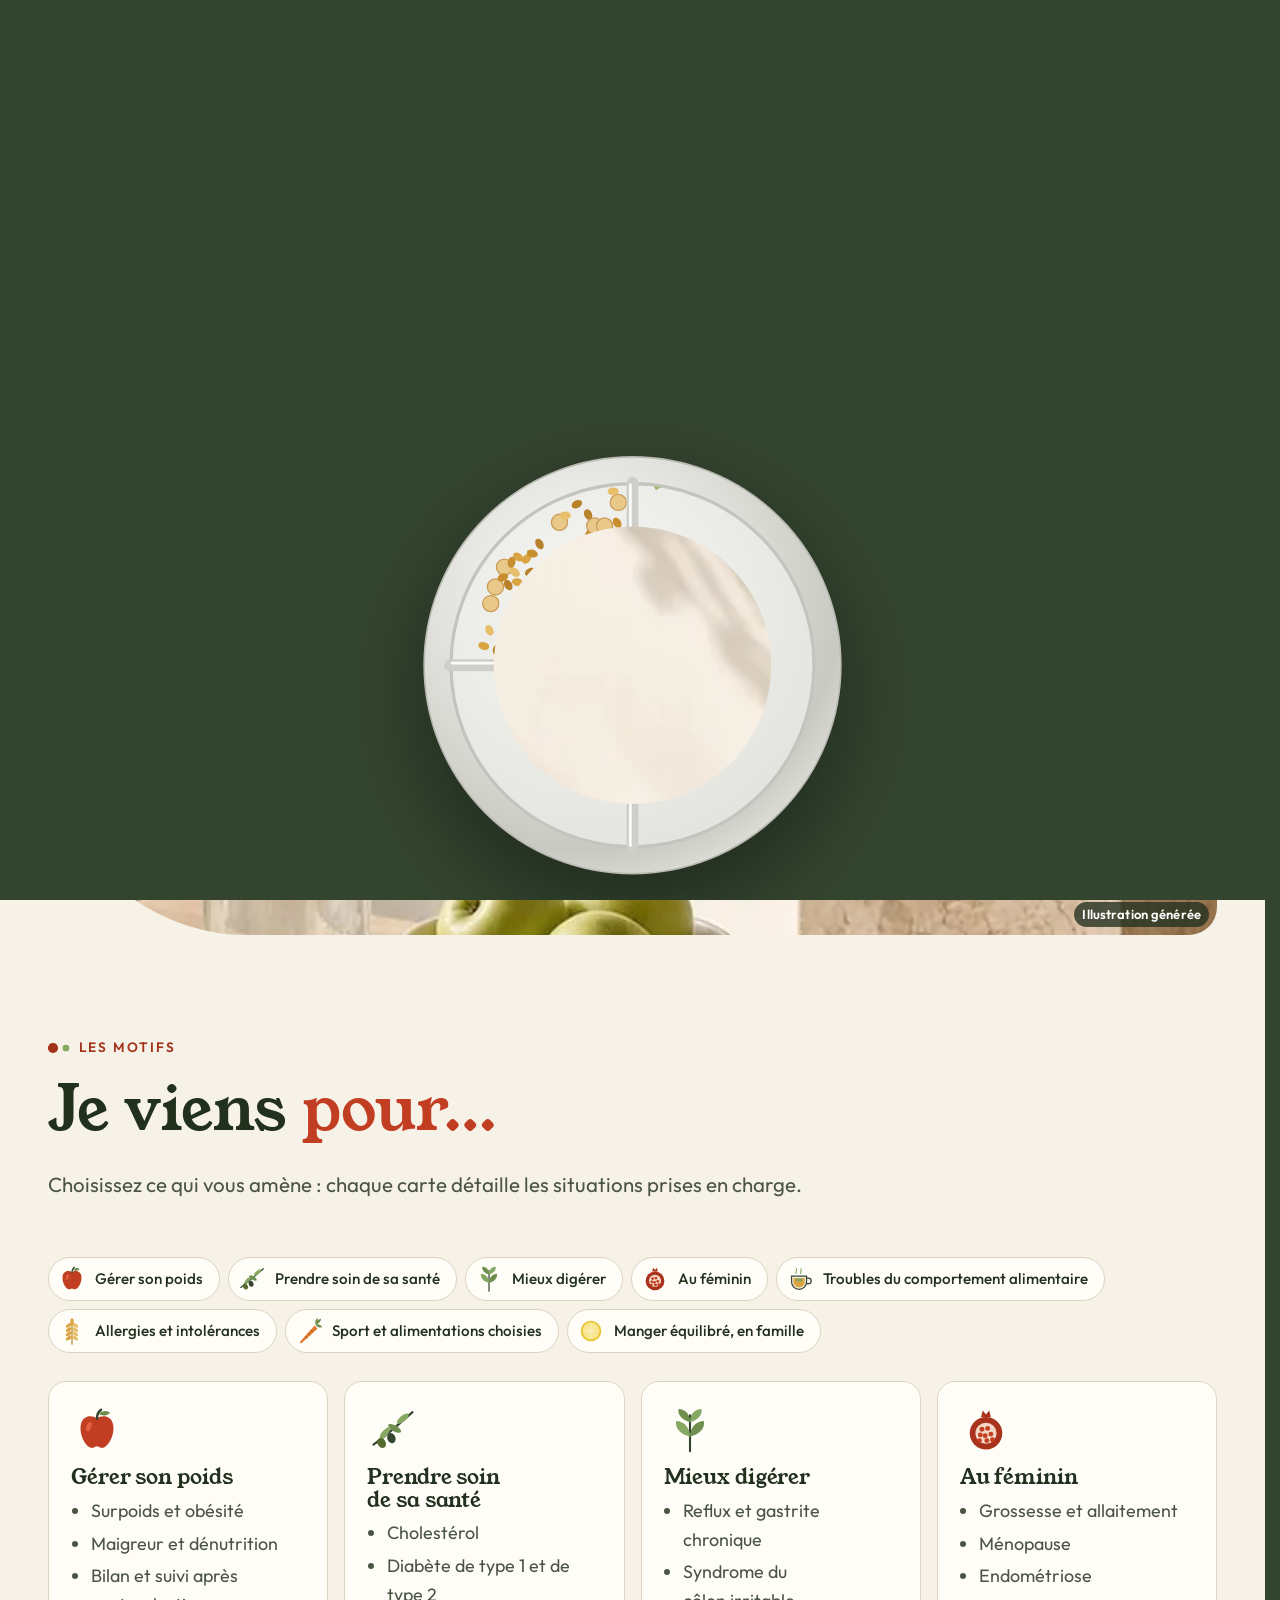
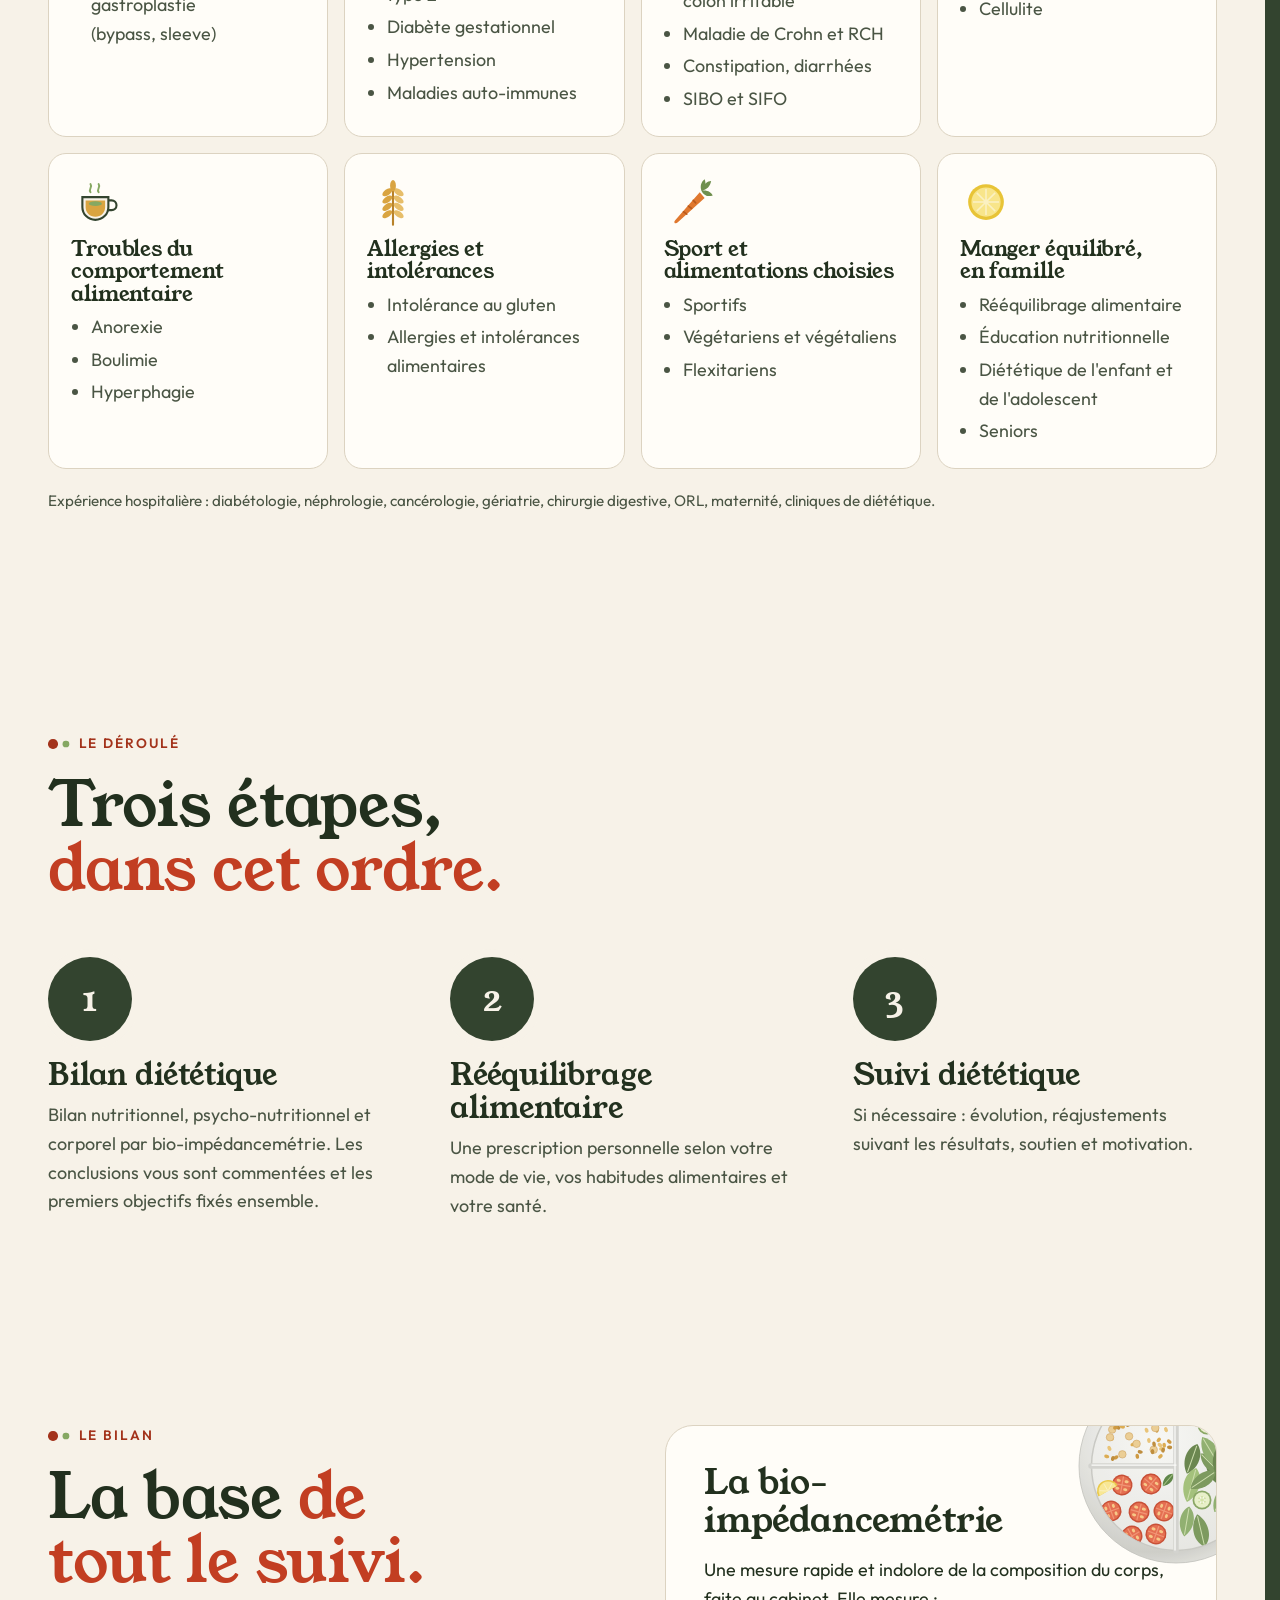
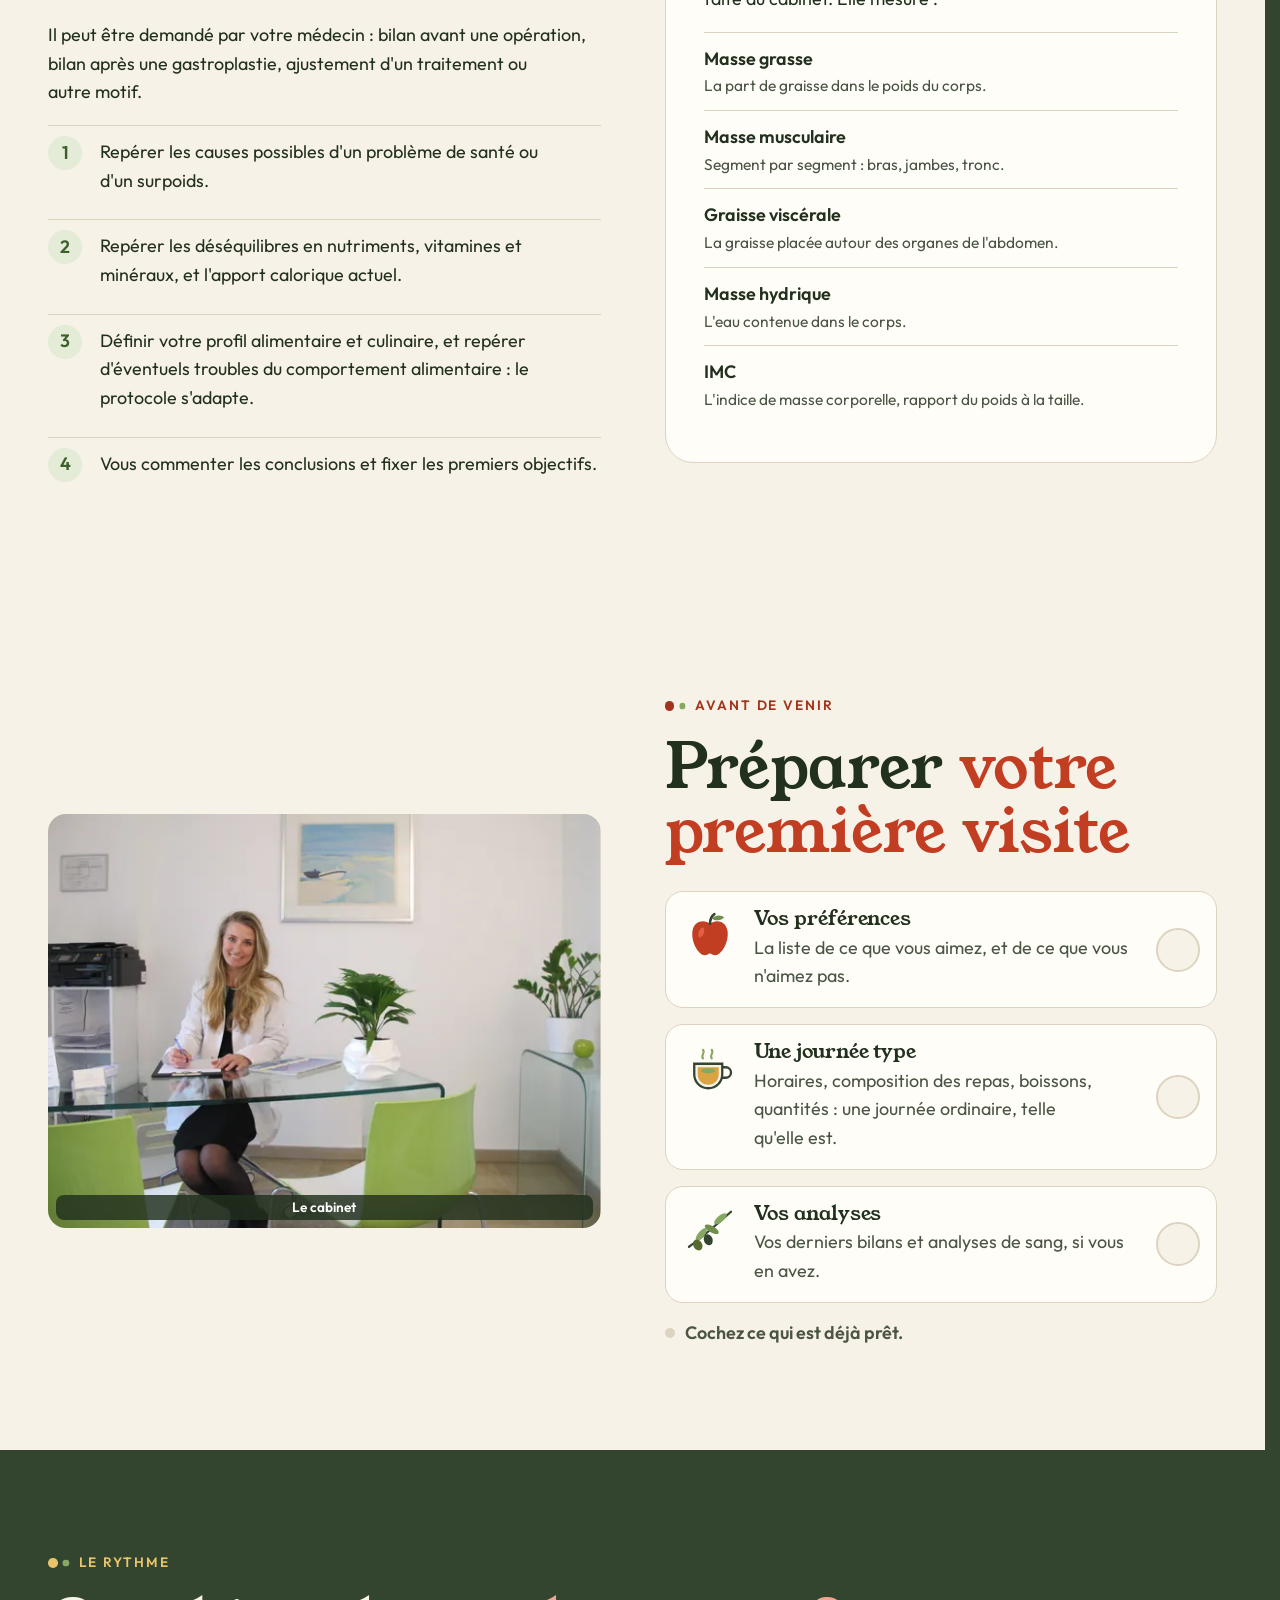
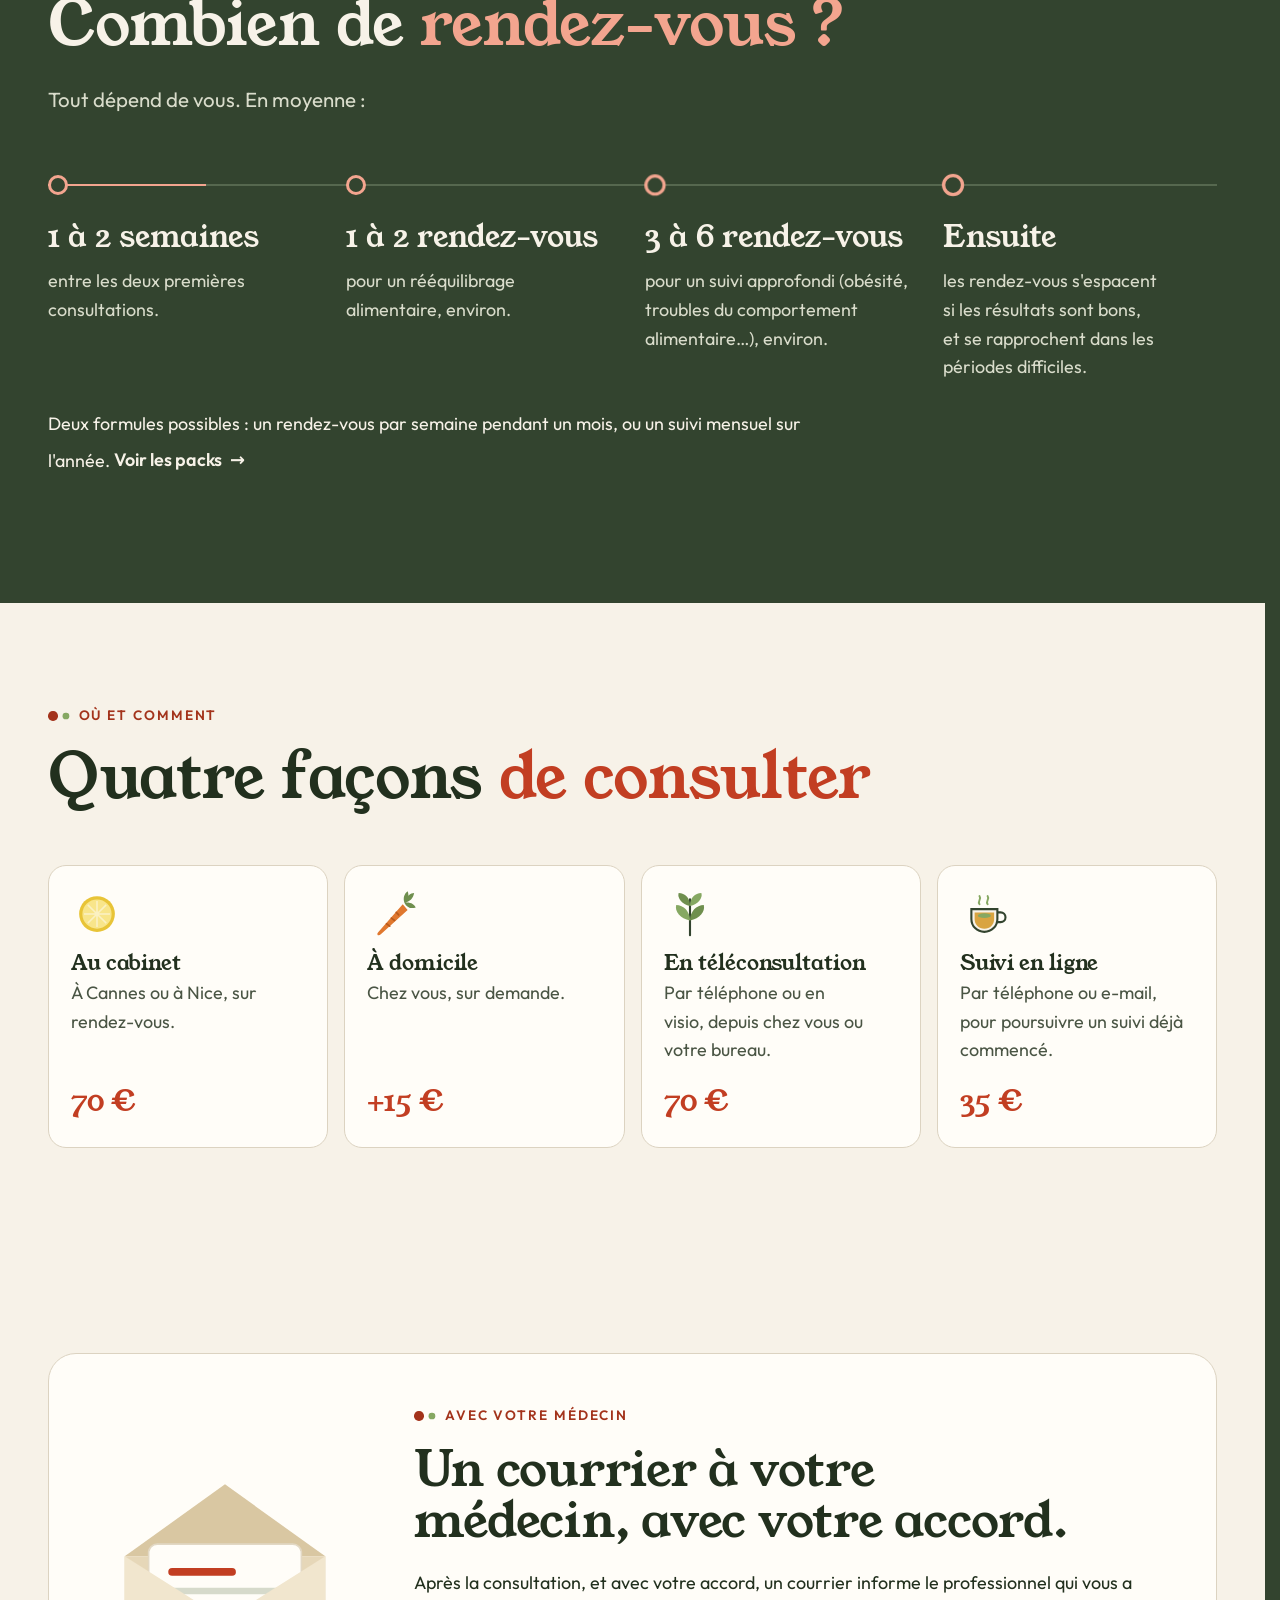
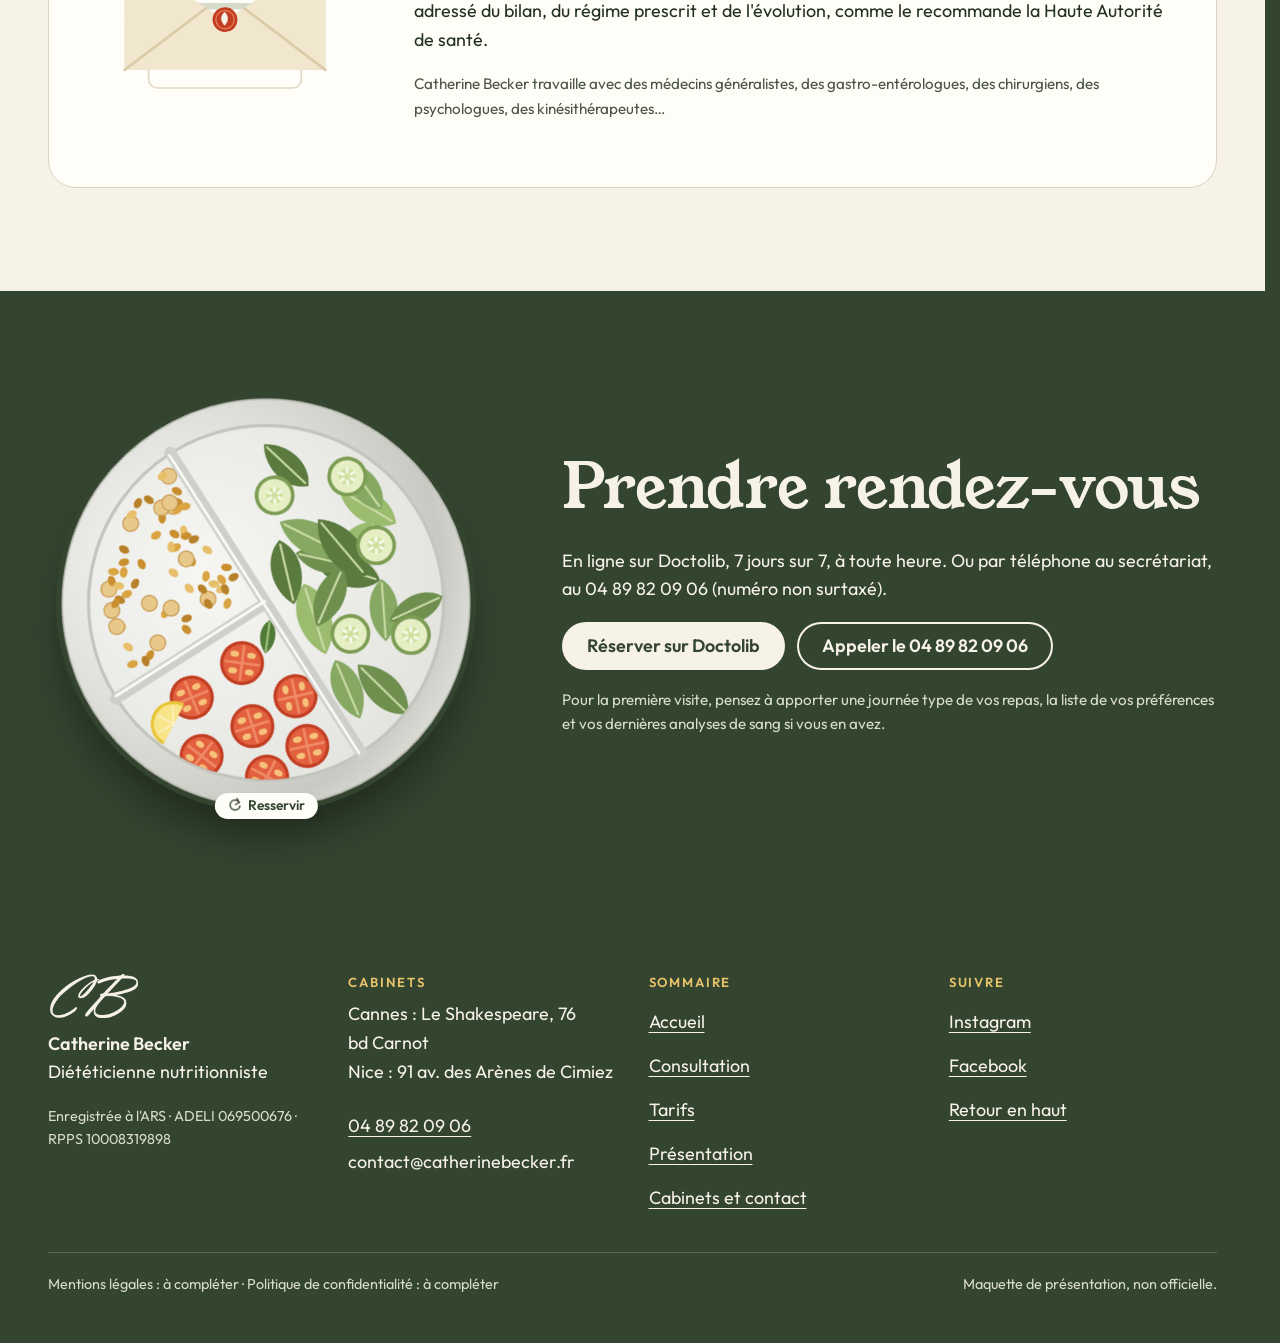
<file: consultation.html>
<!doctype html>
<html lang="fr" data-v="3" data-curseur>
<head>
<meta charset="utf-8">
<meta name="viewport" content="width=device-width, initial-scale=1, viewport-fit=cover">
<title>La consultation diététique : Catherine Becker, Cannes et Nice</title>
<meta name="description" content="Pour qui, pour quels motifs, et comment se passe un suivi : bilan avec bio-impédancemétrie, rééquilibrage alimentaire, suivi.">
<meta name="robots" content="noindex, nofollow">
<link rel="canonical" href="https://catherine-becker-maquette.vercel.app/consultation">
<style>:root{--fond:#F7F2E8;--texte:#22301E;--voile-fond:#33442F;--ouverture-fond:#33442F;--menu-fond:#F7F2E8}:root { --entete-h: 72px; --barres-h: 0px; } html { background: var(--fond); color: var(--texte); scrollbar-gutter: stable; } body { margin: 0; background: var(--fond); } html.js:not(.secours):not([data-arrivee="retour"]) [data-anime] { opacity: 0; } html.js:not(.secours):not([data-arrivee="retour"]) [data-anime].vu { opacity: 1; } [data-voile] { position: fixed; inset: 0; z-index: 900; background: var(--voile-fond); transform: translateY(100%); visibility: hidden; pointer-events: none; } html[data-arrivee="voile"]:not(.voile-leve):not(.secours) [data-voile] { transform: none; visibility: visible; } html.secours [data-voile] { visibility: hidden !important; } .ouverture-panneau { position: fixed; inset: 0; z-index: 850; display: none; place-content: center; justify-items: center; background: var(--ouverture-fond, var(--voile-fond)); color: var(--fond); text-align: center; } html.js[data-arrivee="intro"]:not(.secours):not(.intro-finie) .ouverture-panneau { display: grid; } html.defilement-bloque, html.defilement-bloque body, html.js[data-arrivee="intro"]:not(.secours):not(.intro-finie), html.js[data-arrivee="intro"]:not(.secours):not(.intro-finie) body, html[data-arrivee="voile"]:not(.voile-leve):not(.secours), html[data-arrivee="voile"]:not(.voile-leve):not(.secours) body { overflow: hidden; } html.js[data-arrivee="intro"]:not(.secours):not(.intro-finie) { background-color: var(--ouverture-fond, var(--voile-fond)); } html[data-arrivee="voile"]:not(.voile-leve):not(.secours) { background-color: var(--voile-fond); }</style>
<script>(function () {
var d = document.documentElement, ss = null, ls = null;
try { ss = window.sessionStorage; ls = window.localStorage; } catch (e) {}
d.classList.add('js');
var nav = performance.getEntriesByType ? performance.getEntriesByType('navigation')[0] : null;
var type = nav ? nav.type : 'navigate';
var depart = null;
try { depart = JSON.parse(ss.getItem('socle:depart') || 'null'); ss.removeItem('socle:depart'); } catch (e) {}
if (depart && !(Date.now() - depart.t < 15000)) depart = null;
var mode = type === 'back_forward' ? 'retour' : type === 'reload' ? 'intro' : depart ? 'voile' : 'intro';
d.setAttribute('data-arrivee', mode);
if (mode === 'voile' && depart.couleur) d.style.setProperty('--voile-fond', depart.couleur);
if (type === 'reload' && 'scrollRestoration' in history) {
history.scrollRestoration = 'manual';
}
try {
var choisie = ls && ls.getItem('socle:langue');
var langue = (d.lang || '').slice(0, 2);
if (choisie && choisie !== langue && type === 'navigate' && !depart) {
var alt = document.querySelector('link[rel="alternate"][hreflang="' + choisie + '"]');
if (alt) location.replace(new URL(alt.href).pathname + location.search + location.hash);
}
} catch (e) {}
setTimeout(function () { if (!d.classList.contains('demarre')) d.classList.add('secours'); }, 2000);
})();</script>
<link rel="preload" href="/assets/fonts/young-serif-400.woff2" as="font" type="font/woff2" crossorigin>
<link rel="preload" href="/assets/fonts/outfit-400.woff2" as="font" type="font/woff2" crossorigin>
<link rel="stylesheet" href="/assets/css/socle.css?v=3">
<link rel="stylesheet" href="/assets/css/pile.css?v=3">
<link rel="stylesheet" href="/assets/css/horaires.css?v=3">
<link rel="stylesheet" href="/assets/css/site.css?v=3">
<link rel="modulepreload" href="/assets/js/site.js?v=3">
<link rel="modulepreload" href="/assets/js/socle/index.js?v=3">
<script src="/assets/vendor/gsap.min.js" defer></script>
<script src="/assets/vendor/ScrollTrigger.min.js" defer></script>
<script src="/assets/vendor/SplitText.min.js" defer></script>
<script type="module" src="/assets/js/site.js?v=3"></script>
<meta name="theme-color" content="#F7F2E8">
<link rel="icon" href="/assets/images/favicon.svg" type="image/svg+xml">
<link rel="apple-touch-icon" href="/assets/images/apple-touch-icon.png">
<meta property="og:type" content="website">
<meta property="og:site_name" content="Catherine Becker">
<meta property="og:locale" content="fr_FR">
<meta property="og:title" content="La consultation diététique : Catherine Becker, Cannes et Nice">
<meta property="og:description" content="Pour qui, pour quels motifs, et comment se passe un suivi : bilan avec bio-impédancemétrie, rééquilibrage alimentaire, suivi.">
<meta property="og:url" content="https://catherine-becker-maquette.vercel.app/consultation">
<meta property="og:image" content="https://catherine-becker-maquette.vercel.app/assets/partage/consultation-fr.jpg">
<meta property="og:image:width" content="1200">
<meta property="og:image:height" content="630">
<meta property="og:image:alt" content="La consultation diététique de Catherine Becker">
<meta name="twitter:card" content="summary_large_image">
<script type="application/ld+json">{"@context":"https://schema.org","@type":"MedicalBusiness","name":"Catherine Becker, diététicienne nutritionniste","url":"https://catherine-becker-maquette.vercel.app/","telephone":"+33489820906","email":"contact@catherinebecker.fr","description":"Diététicienne nutritionniste à Cannes et à Nice : bilan diététique avec bio-impédancemétrie, rééquilibrage alimentaire et suivi, au cabinet, à domicile ou en téléconsultation.","priceRange":"35 € – 600 €","sameAs":["https://www.instagram.com/catherine.becker.nutritionist/","https://fr-fr.facebook.com/catherinebeckerDiet/"],"department":[{"@type":"MedicalBusiness","name":"Cabinet de Cannes","telephone":"+33489820906","address":{"@type":"PostalAddress","streetAddress":"Le Shakespeare, 76 boulevard Carnot","postalCode":"06400","addressLocality":"Cannes","addressCountry":"FR"},"openingHoursSpecification":[{"@type":"OpeningHoursSpecification","dayOfWeek":["Monday","Wednesday"],"opens":"08:00","closes":"20:00"},{"@type":"OpeningHoursSpecification","dayOfWeek":"Tuesday","opens":"15:00","closes":"20:00"},{"@type":"OpeningHoursSpecification","dayOfWeek":"Friday","opens":"08:00","closes":"12:00"}]},{"@type":"MedicalBusiness","name":"Cabinet de Nice","telephone":"+33489820906","address":{"@type":"PostalAddress","streetAddress":"Centre paramédical, 91 avenue des Arènes de Cimiez","postalCode":"06000","addressLocality":"Nice","addressCountry":"FR"},"openingHoursSpecification":[{"@type":"OpeningHoursSpecification","dayOfWeek":"Tuesday","opens":"08:00","closes":"12:00"},{"@type":"OpeningHoursSpecification","dayOfWeek":"Thursday","opens":"12:30","closes":"20:00"}]}]}</script>
</head>
<body id="haut">
<div data-voile data-forme="rideau" aria-hidden="true"><div class="voile-contenu"><img src="/assets/images/monogramme-clair.png" alt="" width="107" height="56"><span data-voile-libelle>Consultation</span></div></div>
<div class="ouverture-panneau" data-ouverture aria-hidden="true">
  <div class="ouverture-objet" data-ouverture-objet><svg class="assiette " viewBox="0 0 400 400" aria-hidden="true" focusable="false" >
<defs>
<radialGradient id="intro-inox" cx="38%" cy="32%" r="78%"><stop offset="0" stop-color="#fbfbf9"/><stop offset=".55" stop-color="#dcdcd7"/><stop offset=".8" stop-color="#c9c9c3"/><stop offset="1" stop-color="#e9e9e4"/></radialGradient>
<radialGradient id="intro-fond" cx="40%" cy="35%" r="75%"><stop offset="0" stop-color="#f6f6f3"/><stop offset="1" stop-color="#e2e2dd"/></radialGradient>
<clipPath id="intro-a"><path d="M200 32 A168 168 0 0 1 200 368 Z"/></clipPath><clipPath id="intro-b"><path d="M200 200 L32 200 A168 168 0 0 1 200 32 Z"/></clipPath><clipPath id="intro-c"><path d="M200 200 L200 368 A168 168 0 0 1 32 200 Z"/></clipPath>
</defs>
<g class="assiette-corps">
<circle cx="200" cy="200" r="194" fill="url(#intro-inox)" stroke="#b9b9b2" stroke-width="1.5"/>
<circle cx="200" cy="200" r="170" fill="url(#intro-fond)"/>
<circle cx="200" cy="200" r="169" fill="none" stroke="#c4c4be" stroke-width="3"/>
</g>
<g data-compartiment="b" clip-path="url(#intro-b)"><circle class="aliment" cx="92.7" cy="176.7" r="7.5" fill="#e9c98a" stroke="#c99b55" stroke-width="1.2"/><ellipse class="aliment" cx="186.5" cy="151.2" rx="5.2" ry="3.6" transform="rotate(37.6 186.5 151.2)" fill="#c98f2e"/><ellipse class="aliment" cx="167.9" cy="158" rx="5.2" ry="3.6" transform="rotate(37.9 167.9 158)" fill="#e7be6a"/><ellipse class="aliment" cx="120.4" cy="157.5" rx="5.2" ry="3.6" transform="rotate(75.1 120.4 157.5)" fill="#b8822a"/><ellipse class="aliment" cx="93.5" cy="96.8" rx="5.2" ry="3.6" transform="rotate(37 93.5 96.8)" fill="#d9a441"/><circle class="aliment" cx="174.6" cy="74.7" r="7.5" fill="#e9c98a" stroke="#c99b55" stroke-width="1.2"/><ellipse class="aliment" cx="145.8" cy="149" rx="5.2" ry="3.6" transform="rotate(79.3 145.8 149)" fill="#e7be6a"/><ellipse class="aliment" cx="84.3" cy="122.6" rx="5.2" ry="3.6" transform="rotate(60.6 84.3 122.6)" fill="#b8822a"/><ellipse class="aliment" cx="113.9" cy="156.6" rx="5.2" ry="3.6" transform="rotate(155.1 113.9 156.6)" fill="#d9a441"/><ellipse class="aliment" cx="160.1" cy="78.7" rx="5.2" ry="3.6" transform="rotate(123.4 160.1 78.7)" fill="#c98f2e"/><circle class="aliment" cx="155.4" cy="167.4" r="7.5" fill="#e9c98a" stroke="#c99b55" stroke-width="1.2"/><ellipse class="aliment" cx="128.4" cy="171.8" rx="5.2" ry="3.6" transform="rotate(10.2 128.4 171.8)" fill="#b8822a"/><ellipse class="aliment" cx="156" cy="109.4" rx="5.2" ry="3.6" transform="rotate(179.1 156 109.4)" fill="#d9a441"/><ellipse class="aliment" cx="180.7" cy="73.5" rx="5.2" ry="3.6" transform="rotate(50.7 180.7 73.5)" fill="#c98f2e"/><ellipse class="aliment" cx="171.2" cy="165.8" rx="5.2" ry="3.6" transform="rotate(177.3 171.2 165.8)" fill="#e7be6a"/><circle class="aliment" cx="186.8" cy="48.4" r="7.5" fill="#e9c98a" stroke="#c99b55" stroke-width="1.2"/><ellipse class="aliment" cx="176.6" cy="79.8" rx="5.2" ry="3.6" transform="rotate(176.5 176.6 79.8)" fill="#d9a441"/><ellipse class="aliment" cx="80.1" cy="182.7" rx="5.2" ry="3.6" transform="rotate(150.1 80.1 182.7)" fill="#c98f2e"/><ellipse class="aliment" cx="141.2" cy="128.4" rx="5.2" ry="3.6" transform="rotate(66.9 141.2 128.4)" fill="#e7be6a"/><ellipse class="aliment" cx="158.7" cy="57.1" rx="5.2" ry="3.6" transform="rotate(66 158.7 57.1)" fill="#b8822a"/><circle class="aliment" cx="72.4" cy="127.1" r="7.5" fill="#e9c98a" stroke="#c99b55" stroke-width="1.2"/><ellipse class="aliment" cx="120" cy="105.2" rx="5.2" ry="3.6" transform="rotate(96.9 120 105.2)" fill="#c98f2e"/><ellipse class="aliment" cx="79.2" cy="110.3" rx="5.2" ry="3.6" transform="rotate(32.4 79.2 110.3)" fill="#e7be6a"/><ellipse class="aliment" cx="156.1" cy="156.3" rx="5.2" ry="3.6" transform="rotate(77.7 156.1 156.3)" fill="#b8822a"/><ellipse class="aliment" cx="61.5" cy="180.8" rx="5.2" ry="3.6" transform="rotate(15.3 61.5 180.8)" fill="#d9a441"/><circle class="aliment" cx="132" cy="66.9" r="7.5" fill="#e9c98a" stroke="#c99b55" stroke-width="1.2"/><ellipse class="aliment" cx="170.8" cy="100" rx="5.2" ry="3.6" transform="rotate(115.1 170.8 100)" fill="#e7be6a"/><ellipse class="aliment" cx="113.4" cy="84.4" rx="5.2" ry="3.6" transform="rotate(61.7 113.4 84.4)" fill="#b8822a"/><ellipse class="aliment" cx="146.3" cy="89.4" rx="5.2" ry="3.6" transform="rotate(2.5 146.3 89.4)" fill="#d9a441"/><ellipse class="aliment" cx="162.1" cy="128.3" rx="5.2" ry="3.6" transform="rotate(108.1 162.1 128.3)" fill="#c98f2e"/><circle class="aliment" cx="158.5" cy="123.9" r="7.5" fill="#e9c98a" stroke="#c99b55" stroke-width="1.2"/><ellipse class="aliment" cx="187.2" cy="162.7" rx="5.2" ry="3.6" transform="rotate(5.1 187.2 162.7)" fill="#b8822a"/><ellipse class="aliment" cx="92.8" cy="121.7" rx="5.2" ry="3.6" transform="rotate(10.6 92.8 121.7)" fill="#d9a441"/><ellipse class="aliment" cx="122.6" cy="180.5" rx="5.2" ry="3.6" transform="rotate(76.9 122.6 180.5)" fill="#c98f2e"/><ellipse class="aliment" cx="182" cy="45.1" rx="5.2" ry="3.6" transform="rotate(178.1 182 45.1)" fill="#e7be6a"/><circle class="aliment" cx="80.8" cy="108.6" r="7.5" fill="#e9c98a" stroke="#c99b55" stroke-width="1.2"/><ellipse class="aliment" cx="184.4" cy="81" rx="5.2" ry="3.6" transform="rotate(24.5 184.4 81)" fill="#d9a441"/><ellipse class="aliment" cx="185.7" cy="64.6" rx="5.2" ry="3.6" transform="rotate(59.7 185.7 64.6)" fill="#c98f2e"/><ellipse class="aliment" cx="71" cy="146.3" rx="5.2" ry="3.6" transform="rotate(166.5 71 146.3)" fill="#e7be6a"/><ellipse class="aliment" cx="174.6" cy="112" rx="5.2" ry="3.6" transform="rotate(3.1 174.6 112)" fill="#b8822a"/><circle class="aliment" cx="121.2" cy="155.6" r="7.5" fill="#e9c98a" stroke="#c99b55" stroke-width="1.2"/><ellipse class="aliment" cx="87.4" cy="103.4" rx="5.2" ry="3.6" transform="rotate(102.4 87.4 103.4)" fill="#c98f2e"/><ellipse class="aliment" cx="137.4" cy="60.3" rx="5.2" ry="3.6" transform="rotate(2 137.4 60.3)" fill="#e7be6a"/><ellipse class="aliment" cx="73.6" cy="185" rx="5.2" ry="3.6" transform="rotate(104.8 73.6 185)" fill="#b8822a"/><ellipse class="aliment" cx="165.5" cy="147.8" rx="5.2" ry="3.6" transform="rotate(131.9 165.5 147.8)" fill="#d9a441"/><circle class="aliment" cx="68" cy="142.6" r="7.5" fill="#e9c98a" stroke="#c99b55" stroke-width="1.2"/><ellipse class="aliment" cx="180" cy="127.3" rx="5.2" ry="3.6" transform="rotate(66.2 180 127.3)" fill="#e7be6a"/><ellipse class="aliment" cx="174.2" cy="168.1" rx="5.2" ry="3.6" transform="rotate(101.7 174.2 168.1)" fill="#b8822a"/><ellipse class="aliment" cx="168.8" cy="180.7" rx="5.2" ry="3.6" transform="rotate(141.4 168.8 180.7)" fill="#d9a441"/><ellipse class="aliment" cx="79.2" cy="123.2" rx="5.2" ry="3.6" transform="rotate(157.2 79.2 123.2)" fill="#c98f2e"/><circle class="aliment" cx="106.2" cy="140.6" r="7.5" fill="#e9c98a" stroke="#c99b55" stroke-width="1.2"/><ellipse class="aliment" cx="153.1" cy="171.2" rx="5.2" ry="3.6" transform="rotate(86.9 153.1 171.2)" fill="#b8822a"/><ellipse class="aliment" cx="101.4" cy="102.6" rx="5.2" ry="3.6" transform="rotate(128.7 101.4 102.6)" fill="#d9a441"/><ellipse class="aliment" cx="170.1" cy="105.3" rx="5.2" ry="3.6" transform="rotate(21.6 170.1 105.3)" fill="#c98f2e"/><ellipse class="aliment" cx="152.5" cy="106.5" rx="5.2" ry="3.6" transform="rotate(118.8 152.5 106.5)" fill="#e7be6a"/><circle class="aliment" cx="164.8" cy="70.2" r="7.5" fill="#e9c98a" stroke="#c99b55" stroke-width="1.2"/><ellipse class="aliment" cx="176.4" cy="158.5" rx="5.2" ry="3.6" transform="rotate(83.6 176.4 158.5)" fill="#d9a441"/><ellipse class="aliment" cx="106.7" cy="94.6" rx="5.2" ry="3.6" transform="rotate(17.3 106.7 94.6)" fill="#c98f2e"/><ellipse class="aliment" cx="90.5" cy="110.9" rx="5.2" ry="3.6" transform="rotate(41.2 90.5 110.9)" fill="#e7be6a"/><ellipse class="aliment" cx="148.2" cy="54.3" rx="5.2" ry="3.6" transform="rotate(150.8 148.2 54.3)" fill="#b8822a"/><circle class="aliment" cx="174" cy="70.3" r="7.5" fill="#e9c98a" stroke="#c99b55" stroke-width="1.2"/><ellipse class="aliment" cx="161.8" cy="97.8" rx="5.2" ry="3.6" transform="rotate(63.4 161.8 97.8)" fill="#c98f2e"/><ellipse class="aliment" cx="66.8" cy="164.8" rx="5.2" ry="3.6" transform="rotate(65.5 66.8 164.8)" fill="#e7be6a"/><ellipse class="aliment" cx="104.7" cy="117.5" rx="5.2" ry="3.6" transform="rotate(150.8 104.7 117.5)" fill="#b8822a"/></g>
<g data-compartiment="a" clip-path="url(#intro-a)"><g class="aliment" transform="translate(249.8 329) rotate(166.9)"><path d="M0 -33.349899996072054 C 20.7 -18.3 19.3 15 0 33.349899996072054 C -19.3 15 -20.7 -18.3 0 -33.349899996072054 Z" fill="#6f8f4e"/><path d="M0 -28.7 L0 28.7" stroke="#c9dba6" stroke-width="2" stroke-linecap="round" fill="none"/></g><g class="aliment" transform="translate(221.4 311) rotate(9.6)"><path d="M0 -30.331821873784065 C 18.8 -16.7 17.6 13.6 0 30.331821873784065 C -17.6 13.6 -18.8 -16.7 0 -30.331821873784065 Z" fill="#86a862"/><path d="M0 -26.1 L0 26.1" stroke="#c9dba6" stroke-width="2" stroke-linecap="round" fill="none"/></g><g class="aliment" transform="translate(281.8 214.9) rotate(139.9)"><path d="M0 -33.260431952774525 C 20.6 -18.3 19.3 15 0 33.260431952774525 C -19.3 15 -20.6 -18.3 0 -33.260431952774525 Z" fill="#5b7a3e"/><path d="M0 -28.6 L0 28.6" stroke="#c9dba6" stroke-width="2" stroke-linecap="round" fill="none"/></g><g class="aliment" transform="translate(331 174.4) rotate(153.4)"><path d="M0 -31.68929598107934 C 19.6 -17.4 18.4 14.3 0 31.68929598107934 C -18.4 14.3 -19.6 -17.4 0 -31.68929598107934 Z" fill="#9bbb6e"/><path d="M0 -27.3 L0 27.3" stroke="#c9dba6" stroke-width="2" stroke-linecap="round" fill="none"/></g><g class="aliment" transform="translate(268.4 194.2) rotate(134.8)"><path d="M0 -27.103295028209686 C 16.8 -14.9 15.7 12.2 0 27.103295028209686 C -15.7 12.2 -16.8 -14.9 0 -27.103295028209686 Z" fill="#6f8f4e"/><path d="M0 -23.3 L0 23.3" stroke="#c9dba6" stroke-width="2" stroke-linecap="round" fill="none"/></g><g class="aliment" transform="translate(339.1 155.7) rotate(176.7)"><path d="M0 -28.14618882164359 C 17.5 -15.5 16.3 12.7 0 28.14618882164359 C -16.3 12.7 -17.5 -15.5 0 -28.14618882164359 Z" fill="#86a862"/><path d="M0 -24.2 L0 24.2" stroke="#c9dba6" stroke-width="2" stroke-linecap="round" fill="none"/></g><g class="aliment" transform="translate(232.3 185.9) rotate(19.4)"><path d="M0 -31.47588198632002 C 19.5 -17.3 18.3 14.2 0 31.47588198632002 C -18.3 14.2 -19.5 -17.3 0 -31.47588198632002 Z" fill="#5b7a3e"/><path d="M0 -27.1 L0 27.1" stroke="#c9dba6" stroke-width="2" stroke-linecap="round" fill="none"/></g><g class="aliment" transform="translate(231.1 237.9) rotate(15.2)"><path d="M0 -35.27394552901387 C 21.9 -19.4 20.5 15.9 0 35.27394552901387 C -20.5 15.9 -21.9 -19.4 0 -35.27394552901387 Z" fill="#9bbb6e"/><path d="M0 -30.3 L0 30.3" stroke="#c9dba6" stroke-width="2" stroke-linecap="round" fill="none"/></g><g class="aliment" transform="translate(253.9 228.2) rotate(56.3)"><path d="M0 -30.23286218009889 C 18.7 -16.6 17.5 13.6 0 30.23286218009889 C -17.5 13.6 -18.7 -16.6 0 -30.23286218009889 Z" fill="#6f8f4e"/><path d="M0 -26 L0 26" stroke="#c9dba6" stroke-width="2" stroke-linecap="round" fill="none"/></g><g class="aliment" transform="translate(290.9 266) rotate(28.5)"><path d="M0 -29.717081489041448 C 18.4 -16.3 17.2 13.4 0 29.717081489041448 C -17.2 13.4 -18.4 -16.3 0 -29.717081489041448 Z" fill="#86a862"/><path d="M0 -25.6 L0 25.6" stroke="#c9dba6" stroke-width="2" stroke-linecap="round" fill="none"/></g><g class="aliment" transform="translate(286.7 99.6) rotate(165.7)"><path d="M0 -29.044433826580644 C 18 -16 16.8 13.1 0 29.044433826580644 C -16.8 13.1 -18 -16 0 -29.044433826580644 Z" fill="#5b7a3e"/><path d="M0 -25 L0 25" stroke="#c9dba6" stroke-width="2" stroke-linecap="round" fill="none"/></g><g class="aliment" transform="translate(302.2 197.7) rotate(78.1)"><path d="M0 -28.098639776930213 C 17.4 -15.5 16.3 12.6 0 28.098639776930213 C -16.3 12.6 -17.4 -15.5 0 -28.098639776930213 Z" fill="#9bbb6e"/><path d="M0 -24.2 L0 24.2" stroke="#c9dba6" stroke-width="2" stroke-linecap="round" fill="none"/></g><g class="aliment" transform="translate(317.7 281.1) rotate(97.7)"><path d="M0 -27.736216448247433 C 17.2 -15.3 16.1 12.5 0 27.736216448247433 C -16.1 12.5 -17.2 -15.3 0 -27.736216448247433 Z" fill="#6f8f4e"/><path d="M0 -23.9 L0 23.9" stroke="#c9dba6" stroke-width="2" stroke-linecap="round" fill="none"/></g><g class="aliment" transform="translate(269.7 170.9) rotate(149.2)"><path d="M0 -33.66041670180857 C 20.9 -18.5 19.5 15.1 0 33.66041670180857 C -19.5 15.1 -20.9 -18.5 0 -33.66041670180857 Z" fill="#86a862"/><path d="M0 -28.9 L0 28.9" stroke="#c9dba6" stroke-width="2" stroke-linecap="round" fill="none"/></g><g class="aliment" transform="translate(289.5 194.3) rotate(172.3)"><path d="M0 -35.42848960123956 C 22 -19.5 20.5 15.9 0 35.42848960123956 C -20.5 15.9 -22 -19.5 0 -35.42848960123956 Z" fill="#5b7a3e"/><path d="M0 -30.5 L0 30.5" stroke="#c9dba6" stroke-width="2" stroke-linecap="round" fill="none"/></g><g class="aliment" transform="translate(262 118)"><circle r="19" fill="#7d9d55"/><circle r="15.5" fill="#e6efc4"/><circle r="8" fill="#cfdf9e"/><ellipse cx="5.7" cy="0" rx="1.6" ry="3" transform="rotate(90 5.7 0)" fill="#f5f8e6"/><ellipse cx="2.9" cy="4.9" rx="1.6" ry="3" transform="rotate(150 2.9 4.9)" fill="#f5f8e6"/><ellipse cx="-2.8" cy="4.9" rx="1.6" ry="3" transform="rotate(210 -2.8 4.9)" fill="#f5f8e6"/><ellipse cx="-5.7" cy="0" rx="1.6" ry="3" transform="rotate(270 -5.7 0)" fill="#f5f8e6"/><ellipse cx="-2.9" cy="-4.9" rx="1.6" ry="3" transform="rotate(330 -2.9 -4.9)" fill="#f5f8e6"/><ellipse cx="2.9" cy="-4.9" rx="1.6" ry="3" transform="rotate(390 2.9 -4.9)" fill="#f5f8e6"/></g><g class="aliment" transform="translate(318 210)"><circle r="19" fill="#7d9d55"/><circle r="15.5" fill="#e6efc4"/><circle r="8" fill="#cfdf9e"/><ellipse cx="5.7" cy="0" rx="1.6" ry="3" transform="rotate(90 5.7 0)" fill="#f5f8e6"/><ellipse cx="2.9" cy="4.9" rx="1.6" ry="3" transform="rotate(150 2.9 4.9)" fill="#f5f8e6"/><ellipse cx="-2.8" cy="4.9" rx="1.6" ry="3" transform="rotate(210 -2.8 4.9)" fill="#f5f8e6"/><ellipse cx="-5.7" cy="0" rx="1.6" ry="3" transform="rotate(270 -5.7 0)" fill="#f5f8e6"/><ellipse cx="-2.9" cy="-4.9" rx="1.6" ry="3" transform="rotate(330 -2.9 -4.9)" fill="#f5f8e6"/><ellipse cx="2.9" cy="-4.9" rx="1.6" ry="3" transform="rotate(390 2.9 -4.9)" fill="#f5f8e6"/></g><g class="aliment" transform="translate(252 268)"><circle r="19" fill="#7d9d55"/><circle r="15.5" fill="#e6efc4"/><circle r="8" fill="#cfdf9e"/><ellipse cx="5.7" cy="0" rx="1.6" ry="3" transform="rotate(90 5.7 0)" fill="#f5f8e6"/><ellipse cx="2.9" cy="4.9" rx="1.6" ry="3" transform="rotate(150 2.9 4.9)" fill="#f5f8e6"/><ellipse cx="-2.8" cy="4.9" rx="1.6" ry="3" transform="rotate(210 -2.8 4.9)" fill="#f5f8e6"/><ellipse cx="-5.7" cy="0" rx="1.6" ry="3" transform="rotate(270 -5.7 0)" fill="#f5f8e6"/><ellipse cx="-2.9" cy="-4.9" rx="1.6" ry="3" transform="rotate(330 -2.9 -4.9)" fill="#f5f8e6"/><ellipse cx="2.9" cy="-4.9" rx="1.6" ry="3" transform="rotate(390 2.9 -4.9)" fill="#f5f8e6"/></g><g class="aliment" transform="translate(300 300)"><circle r="19" fill="#7d9d55"/><circle r="15.5" fill="#e6efc4"/><circle r="8" fill="#cfdf9e"/><ellipse cx="5.7" cy="0" rx="1.6" ry="3" transform="rotate(90 5.7 0)" fill="#f5f8e6"/><ellipse cx="2.9" cy="4.9" rx="1.6" ry="3" transform="rotate(150 2.9 4.9)" fill="#f5f8e6"/><ellipse cx="-2.8" cy="4.9" rx="1.6" ry="3" transform="rotate(210 -2.8 4.9)" fill="#f5f8e6"/><ellipse cx="-5.7" cy="0" rx="1.6" ry="3" transform="rotate(270 -5.7 0)" fill="#f5f8e6"/><ellipse cx="-2.9" cy="-4.9" rx="1.6" ry="3" transform="rotate(330 -2.9 -4.9)" fill="#f5f8e6"/><ellipse cx="2.9" cy="-4.9" rx="1.6" ry="3" transform="rotate(390 2.9 -4.9)" fill="#f5f8e6"/></g><g class="aliment" transform="translate(330 140)"><circle r="19" fill="#7d9d55"/><circle r="15.5" fill="#e6efc4"/><circle r="8" fill="#cfdf9e"/><ellipse cx="5.7" cy="0" rx="1.6" ry="3" transform="rotate(90 5.7 0)" fill="#f5f8e6"/><ellipse cx="2.9" cy="4.9" rx="1.6" ry="3" transform="rotate(150 2.9 4.9)" fill="#f5f8e6"/><ellipse cx="-2.8" cy="4.9" rx="1.6" ry="3" transform="rotate(210 -2.8 4.9)" fill="#f5f8e6"/><ellipse cx="-5.7" cy="0" rx="1.6" ry="3" transform="rotate(270 -5.7 0)" fill="#f5f8e6"/><ellipse cx="-2.9" cy="-4.9" rx="1.6" ry="3" transform="rotate(330 -2.9 -4.9)" fill="#f5f8e6"/><ellipse cx="2.9" cy="-4.9" rx="1.6" ry="3" transform="rotate(390 2.9 -4.9)" fill="#f5f8e6"/></g></g>
<g data-compartiment="c" clip-path="url(#intro-c)"><g class="aliment" transform="translate(92 238) rotate(10)"><circle r="21" fill="#c23e22"/><circle r="18" fill="#e2603f"/><path d="M0 -16 L0 16 M-16 0 L16 0" stroke="#f08a66" stroke-width="2.4" stroke-linecap="round"/><ellipse cx="-8" cy="-8" rx="4.2" ry="2.9" fill="#f7c27a"/><ellipse cx="8" cy="-8" rx="4.2" ry="2.9" fill="#f7c27a"/><ellipse cx="-8" cy="8" rx="4.2" ry="2.9" fill="#f7c27a"/><ellipse cx="8" cy="8" rx="4.2" ry="2.9" fill="#f7c27a"/></g><g class="aliment" transform="translate(150 236) rotate(40)"><circle r="21" fill="#c23e22"/><circle r="18" fill="#e2603f"/><path d="M0 -16 L0 16 M-16 0 L16 0" stroke="#f08a66" stroke-width="2.4" stroke-linecap="round"/><ellipse cx="-8" cy="-8" rx="4.2" ry="2.9" fill="#f7c27a"/><ellipse cx="8" cy="-8" rx="4.2" ry="2.9" fill="#f7c27a"/><ellipse cx="-8" cy="8" rx="4.2" ry="2.9" fill="#f7c27a"/><ellipse cx="8" cy="8" rx="4.2" ry="2.9" fill="#f7c27a"/></g><g class="aliment" transform="translate(70 290) rotate(70)"><circle r="21" fill="#c23e22"/><circle r="18" fill="#e2603f"/><path d="M0 -16 L0 16 M-16 0 L16 0" stroke="#f08a66" stroke-width="2.4" stroke-linecap="round"/><ellipse cx="-8" cy="-8" rx="4.2" ry="2.9" fill="#f7c27a"/><ellipse cx="8" cy="-8" rx="4.2" ry="2.9" fill="#f7c27a"/><ellipse cx="-8" cy="8" rx="4.2" ry="2.9" fill="#f7c27a"/><ellipse cx="8" cy="8" rx="4.2" ry="2.9" fill="#f7c27a"/></g><g class="aliment" transform="translate(126 292) rotate(15)"><circle r="21" fill="#c23e22"/><circle r="18" fill="#e2603f"/><path d="M0 -16 L0 16 M-16 0 L16 0" stroke="#f08a66" stroke-width="2.4" stroke-linecap="round"/><ellipse cx="-8" cy="-8" rx="4.2" ry="2.9" fill="#f7c27a"/><ellipse cx="8" cy="-8" rx="4.2" ry="2.9" fill="#f7c27a"/><ellipse cx="-8" cy="8" rx="4.2" ry="2.9" fill="#f7c27a"/><ellipse cx="8" cy="8" rx="4.2" ry="2.9" fill="#f7c27a"/></g><g class="aliment" transform="translate(176 290) rotate(110)"><circle r="21" fill="#c23e22"/><circle r="18" fill="#e2603f"/><path d="M0 -16 L0 16 M-16 0 L16 0" stroke="#f08a66" stroke-width="2.4" stroke-linecap="round"/><ellipse cx="-8" cy="-8" rx="4.2" ry="2.9" fill="#f7c27a"/><ellipse cx="8" cy="-8" rx="4.2" ry="2.9" fill="#f7c27a"/><ellipse cx="-8" cy="8" rx="4.2" ry="2.9" fill="#f7c27a"/><ellipse cx="8" cy="8" rx="4.2" ry="2.9" fill="#f7c27a"/></g><g class="aliment" transform="translate(112 340) rotate(60)"><circle r="21" fill="#c23e22"/><circle r="18" fill="#e2603f"/><path d="M0 -16 L0 16 M-16 0 L16 0" stroke="#f08a66" stroke-width="2.4" stroke-linecap="round"/><ellipse cx="-8" cy="-8" rx="4.2" ry="2.9" fill="#f7c27a"/><ellipse cx="8" cy="-8" rx="4.2" ry="2.9" fill="#f7c27a"/><ellipse cx="-8" cy="8" rx="4.2" ry="2.9" fill="#f7c27a"/><ellipse cx="8" cy="8" rx="4.2" ry="2.9" fill="#f7c27a"/></g><g class="aliment" transform="translate(160 336) rotate(20)"><circle r="21" fill="#c23e22"/><circle r="18" fill="#e2603f"/><path d="M0 -16 L0 16 M-16 0 L16 0" stroke="#f08a66" stroke-width="2.4" stroke-linecap="round"/><ellipse cx="-8" cy="-8" rx="4.2" ry="2.9" fill="#f7c27a"/><ellipse cx="8" cy="-8" rx="4.2" ry="2.9" fill="#f7c27a"/><ellipse cx="-8" cy="8" rx="4.2" ry="2.9" fill="#f7c27a"/><ellipse cx="8" cy="8" rx="4.2" ry="2.9" fill="#f7c27a"/></g><g class="aliment" transform="translate(64 250) rotate(-30)"><path d="M-22 0 A 22 22 0 0 1 22 0 Z" fill="#e8c437"/><path d="M-19 0 A 19 19 0 0 1 19 0 Z" fill="#f8e58a"/><path d="M0 0 L-14.4 -9.1" stroke="#fbf1c2" stroke-width="1.6"/><path d="M0 0 L0 -17" stroke="#fbf1c2" stroke-width="1.6"/><path d="M0 0 L14.4 -9.1" stroke="#fbf1c2" stroke-width="1.6"/></g><g class="aliment" transform="translate(184 228) rotate(40)"><path d="M0 -16 C 9.9 -8.8 9.3 7.2 0 16 C -9.3 7.2 -9.9 -8.8 0 -16 Z" fill="#4f7a37"/><path d="M0 -13.8 L0 13.8" stroke="#9fc07a" stroke-width="2" stroke-linecap="round" fill="none"/></g><g class="aliment" transform="translate(58 322) rotate(-50)"><path d="M0 -15 C 9.3 -8.2 8.7 6.8 0 15 C -8.7 6.8 -9.3 -8.2 0 -15 Z" fill="#4f7a37"/><path d="M0 -12.9 L0 12.9" stroke="#9fc07a" stroke-width="2" stroke-linecap="round" fill="none"/></g></g>
<g class="assiette-cloisons"><path d="M200 30 L200 370 M30 200 L200 200" stroke="#cfcfca" stroke-width="11" stroke-linecap="round" fill="none"/><path d="M198 32 L198 368 M32 198 L200 198" stroke="#fbfbf9" stroke-width="2.5" stroke-linecap="round" fill="none"/></g>
</svg></div>
  <p class="ouverture-ligne"><img src="/assets/images/monogramme-clair.png" alt="" width="69" height="36"><span>Diététicienne nutritionniste · Cannes &amp; Nice</span></p>
</div>
<a class="evitement" href="#contenu">Aller au contenu</a>
<header data-entete>
  <div class="entete-rangee">
    <a class="entete-logo" href="/" data-libelle="Accueil">
      <img src="/assets/images/monogramme.png" alt="" width="84" height="44"><span class="entete-nom"><b>Catherine Becker</b><small>Diététicienne nutritionniste</small></span>
    </a>
    <nav data-nav aria-label="Navigation principale">
      <ul><li><a href="/consultation" data-libelle="Consultation" aria-current="page">Consultation</a></li><li><a href="/tarifs" data-libelle="Tarifs">Tarifs</a></li><li><a href="/presentation" data-libelle="Présentation">Présentation</a></li><li><a href="/contact" data-libelle="Cabinets et contact">Cabinets et contact</a></li></ul>
    </nav>
    <div class="entete-actions">
      <a class="bouton" href="https://www.doctolib.fr/dieteticien/nice/catherine-becker" target="_blank" rel="noopener">Prendre rendez-vous<span class="visuellement-cache"> (Doctolib, nouvel onglet)</span></a>
      <button type="button" data-menu-bouton aria-controls="menu" aria-expanded="false" data-libelle-ouvrir="Menu" data-libelle-fermer="Fermer"><span data-libelle-bouton>Menu</span></button>
      <a class="menu-sansjs" href="#menu" data-menu-lien>Menu</a>
    </div>
  </div>
</header>
<script>/* Avant le premier affichage : rangées de la navigation (même règle que ajusterNav dans assets/js/socle/entete.js)
   et hauteur réelle de l'en-tête, pour que rien ne saute quand le JavaScript du site prend la main. */
(function () {
  var h = document.documentElement, u = document.querySelector('[data-nav] ul'), e = document.querySelector('[data-entete]');
  if (u) {
    var deborde = function () { return u.scrollWidth > u.clientWidth + 1; }, c = deborde();
    if (c && window.matchMedia('(min-width: 900px)').matches) {
      h.classList.add('nav-deux-rangees'); c = deborde();
      if (c) { h.classList.add('nav-deux-lignes'); var a = u.querySelector('a'); c = !a || u.getBoundingClientRect().height > a.getBoundingClientRect().height * 2.5; }
      if (c) h.classList.remove('nav-deux-rangees', 'nav-deux-lignes');
    }
    if (c) h.classList.add('nav-compacte');
  }
  if (e) h.style.setProperty('--entete-h', Math.round(e.getBoundingClientRect().height) + 'px');
})();</script>
<span id="menu-ferme" aria-hidden="true"></span>
<div id="menu" data-menu role="dialog" aria-modal="true" aria-label="Menu">
  <p class="menu-sansjs-fermer"><a href="#menu-ferme">Fermer</a></p>
  <ul><li style="--i:0"><a href="/" class="menu-lien" data-libelle="Accueil">Accueil</a></li><li style="--i:1"><a href="/consultation" class="menu-lien" data-libelle="Consultation" aria-current="page">Consultation</a></li><li style="--i:2"><a href="/tarifs" class="menu-lien" data-libelle="Tarifs">Tarifs</a></li><li style="--i:3"><a href="/presentation" class="menu-lien" data-libelle="Présentation">Présentation</a></li><li style="--i:4"><a href="/contact" class="menu-lien" data-libelle="Cabinets et contact">Cabinets et contact</a></li></ul>
  <p class="menu-actions"><a class="bouton" href="https://www.doctolib.fr/dieteticien/nice/catherine-becker" target="_blank" rel="noopener">Prendre rendez-vous</a> <a class="bouton bouton--contour" href="tel:+33489820906">Appeler 04 89 82 09 06</a></p>
</div>
<main id="contenu" tabindex="-1">
<section class="ouv-bandeau" id="debut">
  <div class="conteneur ouv-bandeau-tete">
    <div>
      <p class="surtitre">La consultation</p>
      <h1 class="titre-page" data-anime="lignes">Pas à pas, <em>avec vous.</em></h1>
    </div>
    <div class="ouv-bandeau-texte">
      <p class="chapo masque-ecran-bas masque-petit-ecran">Ouverte à tout patient, adressé par un médecin ou non : adultes, enfants et adolescents, seniors, sportifs. Une alimentation équilibrée aide à prévenir et à gérer de nombreux problèmes de santé, et redonne de la vitalité.</p>
      <p class="ouv-actions">
        <a class="bouton" href="https://www.doctolib.fr/dieteticien/nice/catherine-becker" target="_blank" rel="noopener" data-action-principale>Prendre rendez-vous<span class="visuellement-cache"> (Doctolib, nouvel onglet)</span></a>
        <span class="info-cle" data-info-cle>Consultation 70 € · bilan avec bio-impédancemétrie inclus</span>
      </p>
    </div>
  </div>
  <div class="ouv-bandeau-image" data-effet="bandeau">
    <figure class="media ouv-bandeau-media" data-grok data-iris-centre style="--cadrage:55% 55%;--cadrage-mobile:50% 60%">
  <picture><source media="(max-width: 760px) and (orientation: portrait)" srcset="/assets/images/grok/consultation-ouverture-mobile-640.webp 640w, /assets/images/grok/consultation-ouverture-mobile-1080.webp 1080w" sizes="100vw">
    <img src="/assets/images/grok/consultation-ouverture-1280.webp" srcset="/assets/images/grok/consultation-ouverture-640.webp 640w, /assets/images/grok/consultation-ouverture-1280.webp 1280w, /assets/images/grok/consultation-ouverture-1920.webp 1920w" sizes="100vw" alt="Bureau de consultation lumineux, carafe d&#39;eau citronnée et pommes vertes" width="1280" height="720" fetchpriority="high" loading="eager" decoding="async">
  </picture><figcaption class="mention-ia">Illustration générée</figcaption>
</figure>
  </div>
</section>
<section class="motifs-detail" id="motifs">
  <div class="conteneur">
    <div class="tete-section">
      <p class="surtitre">Les motifs</p>
      <h2 class="titre-section" data-anime="lignes">Je viens <em>pour…</em></h2>
      <p class="chapo">Choisissez ce qui vous amène : chaque carte détaille les situations prises en charge.</p>
    </div>
    <nav class="puces" aria-label="Motifs de consultation">
      <a class="puce" href="#motif-poids" data-sans-transition data-puce="poids"><svg class="icone puce-icone" viewBox="0 0 64 64" aria-hidden="true" focusable="false" data-visuel><path d="M32 18c-6-5-18-4-20 8-2 13 7 28 14 28 3 0 4-2 6-2s3 2 6 2c7 0 16-15 14-28-2-12-14-13-20-8z" fill="#c23e22"/><path d="M32 18c0-6 2-9 5-11" stroke="#33442f" stroke-width="3" fill="none" stroke-linecap="round"/><path d="M34 12c5-5 12-4 14-1-5 4-10 4-14 1z" fill="#6f8f4e"/><ellipse cx="22" cy="28" rx="3" ry="6" fill="#e2603f" transform="rotate(20 22 28)"/></svg>Gérer son poids</a><a class="puce" href="#motif-sante" data-sans-transition data-puce="sante"><svg class="icone puce-icone" viewBox="0 0 64 64" aria-hidden="true" focusable="false" data-visuel><path d="M8 50C22 40 38 26 56 10" stroke="#33442f" stroke-width="2.6" fill="none" stroke-linecap="round"/><ellipse cx="22" cy="36" rx="9" ry="3.6" fill="#86a862" transform="rotate(-50 22 36)"/><ellipse cx="34" cy="30" rx="9" ry="3.6" fill="#6f8f4e" transform="rotate(30 34 30)"/><ellipse cx="44" cy="18" rx="9" ry="3.6" fill="#86a862" transform="rotate(-40 44 18)"/><ellipse cx="18" cy="48" rx="5" ry="6.5" fill="#556b2f" transform="rotate(-30 18 48)"/><ellipse cx="30" cy="42" rx="5" ry="6.5" fill="#33442f" transform="rotate(-20 30 42)"/></svg>Prendre soin de sa santé</a><a class="puce" href="#motif-digestion" data-sans-transition data-puce="digestion"><svg class="icone puce-icone" viewBox="0 0 64 64" aria-hidden="true" focusable="false" data-visuel><path d="M32 58V14" stroke="#33442f" stroke-width="2.6" stroke-linecap="round"/><path d="M32 22c-10-2-16-10-14-16 8 0 14 6 14 16z" fill="#6f8f4e"/><path d="M32 22c10-2 16-10 14-16-8 0-14 6-14 16z" fill="#86a862"/><path d="M32 40c-12-2-19-11-17-19 9 0 17 8 17 19z" fill="#86a862"/><path d="M32 40c12-2 19-11 17-19-9 0-17 8-17 19z" fill="#6f8f4e"/></svg>Mieux digérer</a><a class="puce" href="#motif-femmes" data-sans-transition data-puce="femmes"><svg class="icone puce-icone" viewBox="0 0 64 64" aria-hidden="true" focusable="false" data-visuel><circle cx="32" cy="36" r="20" fill="#a8321c"/><path d="M26 16l2-8 4 5 4-5 2 8z" fill="#a8321c"/><circle cx="32" cy="36" r="13" fill="#f2d7c4"/><circle cx="27" cy="31" r="3" fill="#c23e22"/><circle cx="34" cy="30" r="3" fill="#c23e22"/><circle cx="38" cy="37" r="3" fill="#c23e22"/><circle cx="31" cy="39" r="3" fill="#c23e22"/><circle cx="25" cy="38" r="3" fill="#c23e22"/><circle cx="33" cy="45" r="3" fill="#c23e22"/><circle cx="40" cy="44" r="3" fill="#c23e22"/><circle cx="24" cy="45" r="3" fill="#c23e22"/></svg>Au féminin</a><a class="puce" href="#motif-comportement" data-sans-transition data-puce="comportement"><svg class="icone puce-icone" viewBox="0 0 64 64" aria-hidden="true" focusable="false" data-visuel><path d="M14 26h32v12c0 9-7 16-16 16s-16-7-16-16z" fill="#f7f2e8" stroke="#33442f" stroke-width="2.6"/><path d="M46 30h4a6 6 0 010 12h-5" fill="none" stroke="#33442f" stroke-width="2.6"/><path d="M18 30h24v8c0 7-5 12-12 12s-12-5-12-12z" fill="#d9a441"/><path d="M24 20c-3-4 3-6 0-10M34 20c-3-4 3-6 0-10" stroke="#86a862" stroke-width="2.4" fill="none" stroke-linecap="round"/><ellipse cx="30" cy="34" rx="8" ry="3" fill="#86a862"/></svg>Troubles du comportement alimentaire</a><a class="puce" href="#motif-intolerances" data-sans-transition data-puce="intolerances"><svg class="icone puce-icone" viewBox="0 0 64 64" aria-hidden="true" focusable="false" data-visuel><path d="M32 60V12" stroke="#b8822a" stroke-width="2.6" stroke-linecap="round"/><ellipse cx="25" cy="20" rx="7" ry="3.6" fill="#d9a441" transform="rotate(-35 25 20)"/><ellipse cx="39" cy="20" rx="7" ry="3.6" fill="#e7be6a" transform="rotate(35 39 20)"/><ellipse cx="25" cy="29" rx="7" ry="3.6" fill="#d9a441" transform="rotate(-35 25 29)"/><ellipse cx="39" cy="29" rx="7" ry="3.6" fill="#e7be6a" transform="rotate(35 39 29)"/><ellipse cx="25" cy="38" rx="7" ry="3.6" fill="#d9a441" transform="rotate(-35 25 38)"/><ellipse cx="39" cy="38" rx="7" ry="3.6" fill="#e7be6a" transform="rotate(35 39 38)"/><ellipse cx="25" cy="47" rx="7" ry="3.6" fill="#d9a441" transform="rotate(-35 25 47)"/><ellipse cx="39" cy="47" rx="7" ry="3.6" fill="#e7be6a" transform="rotate(35 39 47)"/><ellipse cx="32" cy="12" rx="3.6" ry="7" fill="#d9a441"/></svg>Allergies et intolérances</a><a class="puce" href="#motif-sport" data-sans-transition data-puce="sport"><svg class="icone puce-icone" viewBox="0 0 64 64" aria-hidden="true" focusable="false" data-visuel><path d="M44 20L14 54c-3 3 0 6 3 3l33-30z" fill="#e0782f"/><path d="M24 44l4 3M30 37l4 3M36 30l3 3" stroke="#b85a1c" stroke-width="2" stroke-linecap="round"/><path d="M46 18c2-8 8-12 12-12-1 6-5 11-12 12zM46 18c8-1 12 2 14 6-6 2-11 0-14-6zM46 18c-2-6 0-11 4-14 2 5 1 10-4 14z" fill="#6f8f4e"/></svg>Sport et alimentations choisies</a><a class="puce" href="#motif-equilibre" data-sans-transition data-puce="equilibre"><svg class="icone puce-icone" viewBox="0 0 64 64" aria-hidden="true" focusable="false" data-visuel><circle cx="32" cy="32" r="22" fill="#e8c437"/><circle cx="32" cy="32" r="18" fill="#f8e58a"/><path d="M32 32L48.0 32.0" stroke="#fbf1c2" stroke-width="2"/><path d="M32 32L43.3 43.3" stroke="#fbf1c2" stroke-width="2"/><path d="M32 32L32.0 48.0" stroke="#fbf1c2" stroke-width="2"/><path d="M32 32L20.7 43.3" stroke="#fbf1c2" stroke-width="2"/><path d="M32 32L16.0 32.0" stroke="#fbf1c2" stroke-width="2"/><path d="M32 32L20.7 20.7" stroke="#fbf1c2" stroke-width="2"/><path d="M32 32L32.0 16.0" stroke="#fbf1c2" stroke-width="2"/><path d="M32 32L43.3 20.7" stroke="#fbf1c2" stroke-width="2"/><circle cx="32" cy="32" r="3" fill="#fbf1c2"/></svg>Manger équilibré, en famille</a>
    </nav>
    <div class="motifs-cartes">
      <article class="motif-carte" id="motif-poids" data-motif="poids" data-fx="vitesse" data-fx-force="2">
        <span class="motif-carte-icone"><svg class="icone" viewBox="0 0 64 64" aria-hidden="true" focusable="false" data-visuel><path d="M32 18c-6-5-18-4-20 8-2 13 7 28 14 28 3 0 4-2 6-2s3 2 6 2c7 0 16-15 14-28-2-12-14-13-20-8z" fill="#c23e22"/><path d="M32 18c0-6 2-9 5-11" stroke="#33442f" stroke-width="3" fill="none" stroke-linecap="round"/><path d="M34 12c5-5 12-4 14-1-5 4-10 4-14 1z" fill="#6f8f4e"/><ellipse cx="22" cy="28" rx="3" ry="6" fill="#e2603f" transform="rotate(20 22 28)"/></svg></span>
        <h3>Gérer son poids</h3>
        <ul><li>Surpoids et obésité</li><li>Maigreur et dénutrition</li><li>Bilan et suivi après gastroplastie (bypass, sleeve)</li></ul>
      </article><article class="motif-carte" id="motif-sante" data-motif="sante" data-fx="vitesse" data-fx-force="2">
        <span class="motif-carte-icone"><svg class="icone" viewBox="0 0 64 64" aria-hidden="true" focusable="false" data-visuel><path d="M8 50C22 40 38 26 56 10" stroke="#33442f" stroke-width="2.6" fill="none" stroke-linecap="round"/><ellipse cx="22" cy="36" rx="9" ry="3.6" fill="#86a862" transform="rotate(-50 22 36)"/><ellipse cx="34" cy="30" rx="9" ry="3.6" fill="#6f8f4e" transform="rotate(30 34 30)"/><ellipse cx="44" cy="18" rx="9" ry="3.6" fill="#86a862" transform="rotate(-40 44 18)"/><ellipse cx="18" cy="48" rx="5" ry="6.5" fill="#556b2f" transform="rotate(-30 18 48)"/><ellipse cx="30" cy="42" rx="5" ry="6.5" fill="#33442f" transform="rotate(-20 30 42)"/></svg></span>
        <h3>Prendre soin de sa santé</h3>
        <ul><li>Cholestérol</li><li>Diabète de type 1 et de type 2</li><li>Diabète gestationnel</li><li>Hypertension</li><li>Maladies auto-immunes</li></ul>
      </article><article class="motif-carte" id="motif-digestion" data-motif="digestion" data-fx="vitesse" data-fx-force="2">
        <span class="motif-carte-icone"><svg class="icone" viewBox="0 0 64 64" aria-hidden="true" focusable="false" data-visuel><path d="M32 58V14" stroke="#33442f" stroke-width="2.6" stroke-linecap="round"/><path d="M32 22c-10-2-16-10-14-16 8 0 14 6 14 16z" fill="#6f8f4e"/><path d="M32 22c10-2 16-10 14-16-8 0-14 6-14 16z" fill="#86a862"/><path d="M32 40c-12-2-19-11-17-19 9 0 17 8 17 19z" fill="#86a862"/><path d="M32 40c12-2 19-11 17-19-9 0-17 8-17 19z" fill="#6f8f4e"/></svg></span>
        <h3>Mieux digérer</h3>
        <ul><li>Reflux et gastrite chronique</li><li>Syndrome du côlon irritable</li><li>Maladie de Crohn et RCH</li><li>Constipation, diarrhées</li><li>SIBO et SIFO</li></ul>
      </article><article class="motif-carte" id="motif-femmes" data-motif="femmes" data-fx="vitesse" data-fx-force="2">
        <span class="motif-carte-icone"><svg class="icone" viewBox="0 0 64 64" aria-hidden="true" focusable="false" data-visuel><circle cx="32" cy="36" r="20" fill="#a8321c"/><path d="M26 16l2-8 4 5 4-5 2 8z" fill="#a8321c"/><circle cx="32" cy="36" r="13" fill="#f2d7c4"/><circle cx="27" cy="31" r="3" fill="#c23e22"/><circle cx="34" cy="30" r="3" fill="#c23e22"/><circle cx="38" cy="37" r="3" fill="#c23e22"/><circle cx="31" cy="39" r="3" fill="#c23e22"/><circle cx="25" cy="38" r="3" fill="#c23e22"/><circle cx="33" cy="45" r="3" fill="#c23e22"/><circle cx="40" cy="44" r="3" fill="#c23e22"/><circle cx="24" cy="45" r="3" fill="#c23e22"/></svg></span>
        <h3>Au féminin</h3>
        <ul><li>Grossesse et allaitement</li><li>Ménopause</li><li>Endométriose</li><li>Cellulite</li></ul>
      </article><article class="motif-carte" id="motif-comportement" data-motif="comportement" data-fx="vitesse" data-fx-force="2">
        <span class="motif-carte-icone"><svg class="icone" viewBox="0 0 64 64" aria-hidden="true" focusable="false" data-visuel><path d="M14 26h32v12c0 9-7 16-16 16s-16-7-16-16z" fill="#f7f2e8" stroke="#33442f" stroke-width="2.6"/><path d="M46 30h4a6 6 0 010 12h-5" fill="none" stroke="#33442f" stroke-width="2.6"/><path d="M18 30h24v8c0 7-5 12-12 12s-12-5-12-12z" fill="#d9a441"/><path d="M24 20c-3-4 3-6 0-10M34 20c-3-4 3-6 0-10" stroke="#86a862" stroke-width="2.4" fill="none" stroke-linecap="round"/><ellipse cx="30" cy="34" rx="8" ry="3" fill="#86a862"/></svg></span>
        <h3>Troubles du comportement alimentaire</h3>
        <ul><li>Anorexie</li><li>Boulimie</li><li>Hyperphagie</li></ul>
      </article><article class="motif-carte" id="motif-intolerances" data-motif="intolerances" data-fx="vitesse" data-fx-force="2">
        <span class="motif-carte-icone"><svg class="icone" viewBox="0 0 64 64" aria-hidden="true" focusable="false" data-visuel><path d="M32 60V12" stroke="#b8822a" stroke-width="2.6" stroke-linecap="round"/><ellipse cx="25" cy="20" rx="7" ry="3.6" fill="#d9a441" transform="rotate(-35 25 20)"/><ellipse cx="39" cy="20" rx="7" ry="3.6" fill="#e7be6a" transform="rotate(35 39 20)"/><ellipse cx="25" cy="29" rx="7" ry="3.6" fill="#d9a441" transform="rotate(-35 25 29)"/><ellipse cx="39" cy="29" rx="7" ry="3.6" fill="#e7be6a" transform="rotate(35 39 29)"/><ellipse cx="25" cy="38" rx="7" ry="3.6" fill="#d9a441" transform="rotate(-35 25 38)"/><ellipse cx="39" cy="38" rx="7" ry="3.6" fill="#e7be6a" transform="rotate(35 39 38)"/><ellipse cx="25" cy="47" rx="7" ry="3.6" fill="#d9a441" transform="rotate(-35 25 47)"/><ellipse cx="39" cy="47" rx="7" ry="3.6" fill="#e7be6a" transform="rotate(35 39 47)"/><ellipse cx="32" cy="12" rx="3.6" ry="7" fill="#d9a441"/></svg></span>
        <h3>Allergies et intolérances</h3>
        <ul><li>Intolérance au gluten</li><li>Allergies et intolérances alimentaires</li></ul>
      </article><article class="motif-carte" id="motif-sport" data-motif="sport" data-fx="vitesse" data-fx-force="2">
        <span class="motif-carte-icone"><svg class="icone" viewBox="0 0 64 64" aria-hidden="true" focusable="false" data-visuel><path d="M44 20L14 54c-3 3 0 6 3 3l33-30z" fill="#e0782f"/><path d="M24 44l4 3M30 37l4 3M36 30l3 3" stroke="#b85a1c" stroke-width="2" stroke-linecap="round"/><path d="M46 18c2-8 8-12 12-12-1 6-5 11-12 12zM46 18c8-1 12 2 14 6-6 2-11 0-14-6zM46 18c-2-6 0-11 4-14 2 5 1 10-4 14z" fill="#6f8f4e"/></svg></span>
        <h3>Sport et alimentations choisies</h3>
        <ul><li>Sportifs</li><li>Végétariens et végétaliens</li><li>Flexitariens</li></ul>
      </article><article class="motif-carte" id="motif-equilibre" data-motif="equilibre" data-fx="vitesse" data-fx-force="2">
        <span class="motif-carte-icone"><svg class="icone" viewBox="0 0 64 64" aria-hidden="true" focusable="false" data-visuel><circle cx="32" cy="32" r="22" fill="#e8c437"/><circle cx="32" cy="32" r="18" fill="#f8e58a"/><path d="M32 32L48.0 32.0" stroke="#fbf1c2" stroke-width="2"/><path d="M32 32L43.3 43.3" stroke="#fbf1c2" stroke-width="2"/><path d="M32 32L32.0 48.0" stroke="#fbf1c2" stroke-width="2"/><path d="M32 32L20.7 43.3" stroke="#fbf1c2" stroke-width="2"/><path d="M32 32L16.0 32.0" stroke="#fbf1c2" stroke-width="2"/><path d="M32 32L20.7 20.7" stroke="#fbf1c2" stroke-width="2"/><path d="M32 32L32.0 16.0" stroke="#fbf1c2" stroke-width="2"/><path d="M32 32L43.3 20.7" stroke="#fbf1c2" stroke-width="2"/><circle cx="32" cy="32" r="3" fill="#fbf1c2"/></svg></span>
        <h3>Manger équilibré, en famille</h3>
        <ul><li>Rééquilibrage alimentaire</li><li>Éducation nutritionnelle</li><li>Diététique de l&#39;enfant et de l&#39;adolescent</li><li>Seniors</li></ul>
      </article>
    </div>
    <p class="note">Expérience hospitalière : diabétologie, néphrologie, cancérologie, gériatrie, chirurgie digestive, ORL, maternité, cliniques de diététique.</p>
  </div>
</section>
<section class="deroule" id="deroule">
  <div class="conteneur">
    <div class="tete-section">
      <p class="surtitre">Le déroulé</p>
      <h2 class="titre-section" data-anime="lignes">Trois étapes, <em>dans cet ordre.</em></h2>
    </div>
    <div class="deroule-frise">
      <svg class="deroule-trait" viewBox="0 0 1000 40" preserveAspectRatio="none" aria-hidden="true" data-fx="trace"><path d="M10 20 C 200 4, 330 36, 500 20 S 800 4, 990 20" fill="none" stroke="currentColor" stroke-width="3" stroke-linecap="round"/></svg>
      <ol class="deroule-etapes" data-anime="cascade">
        <li class="deroule-etape">
          <span class="deroule-n">1</span>
          <h3>Bilan diététique</h3>
          <p>Bilan nutritionnel, psycho-nutritionnel et corporel par bio-impédancemétrie. Les conclusions vous sont commentées et les premiers objectifs fixés ensemble.</p>
        </li><li class="deroule-etape">
          <span class="deroule-n">2</span>
          <h3>Rééquilibrage alimentaire</h3>
          <p>Une prescription personnelle selon votre mode de vie, vos habitudes alimentaires et votre santé.</p>
        </li><li class="deroule-etape">
          <span class="deroule-n">3</span>
          <h3>Suivi diététique</h3>
          <p>Si nécessaire : évolution, réajustements suivant les résultats, soutien et motivation.</p>
        </li>
      </ol>
    </div>
  </div>
</section>
<section class="bilan-detail" id="bilan">
  <div class="conteneur bilan-detail-grille">
    <div>
      <p class="surtitre">Le bilan</p>
      <h2 class="titre-section" data-anime="lignes">La base <em>de tout le suivi.</em></h2>
      <p>Il peut être demandé par votre médecin : bilan avant une opération, bilan après une gastroplastie, ajustement d&#39;un traitement ou autre motif.</p>
      <ol class="liste-numeros" data-anime="cascade"><li>Repérer les causes possibles d&#39;un problème de santé ou d&#39;un surpoids.</li><li>Repérer les déséquilibres en nutriments, vitamines et minéraux, et l&#39;apport calorique actuel.</li><li>Définir votre profil alimentaire et culinaire, et repérer d&#39;éventuels troubles du comportement alimentaire : le protocole s&#39;adapte.</li><li>Vous commenter les conclusions et fixer les premiers objectifs.</li></ol>
    </div>
    <div class="bio" data-fx="vitesse" data-fx-force="2">
      <div class="bio-assiette" aria-hidden="true"><svg class="assiette " viewBox="0 0 400 400" aria-hidden="true" focusable="false" >
<defs>
<radialGradient id="bio-inox" cx="38%" cy="32%" r="78%"><stop offset="0" stop-color="#fbfbf9"/><stop offset=".55" stop-color="#dcdcd7"/><stop offset=".8" stop-color="#c9c9c3"/><stop offset="1" stop-color="#e9e9e4"/></radialGradient>
<radialGradient id="bio-fond" cx="40%" cy="35%" r="75%"><stop offset="0" stop-color="#f6f6f3"/><stop offset="1" stop-color="#e2e2dd"/></radialGradient>
<clipPath id="bio-a"><path d="M200 32 A168 168 0 0 1 200 368 Z"/></clipPath><clipPath id="bio-b"><path d="M200 200 L32 200 A168 168 0 0 1 200 32 Z"/></clipPath><clipPath id="bio-c"><path d="M200 200 L200 368 A168 168 0 0 1 32 200 Z"/></clipPath>
</defs>
<g class="assiette-corps">
<circle cx="200" cy="200" r="194" fill="url(#bio-inox)" stroke="#b9b9b2" stroke-width="1.5"/>
<circle cx="200" cy="200" r="170" fill="url(#bio-fond)"/>
<circle cx="200" cy="200" r="169" fill="none" stroke="#c4c4be" stroke-width="3"/>
</g>
<g data-compartiment="b" clip-path="url(#bio-b)"><circle class="aliment" cx="92.7" cy="176.7" r="7.5" fill="#e9c98a" stroke="#c99b55" stroke-width="1.2"/><ellipse class="aliment" cx="186.5" cy="151.2" rx="5.2" ry="3.6" transform="rotate(37.6 186.5 151.2)" fill="#c98f2e"/><ellipse class="aliment" cx="167.9" cy="158" rx="5.2" ry="3.6" transform="rotate(37.9 167.9 158)" fill="#e7be6a"/><ellipse class="aliment" cx="120.4" cy="157.5" rx="5.2" ry="3.6" transform="rotate(75.1 120.4 157.5)" fill="#b8822a"/><ellipse class="aliment" cx="93.5" cy="96.8" rx="5.2" ry="3.6" transform="rotate(37 93.5 96.8)" fill="#d9a441"/><circle class="aliment" cx="174.6" cy="74.7" r="7.5" fill="#e9c98a" stroke="#c99b55" stroke-width="1.2"/><ellipse class="aliment" cx="145.8" cy="149" rx="5.2" ry="3.6" transform="rotate(79.3 145.8 149)" fill="#e7be6a"/><ellipse class="aliment" cx="84.3" cy="122.6" rx="5.2" ry="3.6" transform="rotate(60.6 84.3 122.6)" fill="#b8822a"/><ellipse class="aliment" cx="113.9" cy="156.6" rx="5.2" ry="3.6" transform="rotate(155.1 113.9 156.6)" fill="#d9a441"/><ellipse class="aliment" cx="160.1" cy="78.7" rx="5.2" ry="3.6" transform="rotate(123.4 160.1 78.7)" fill="#c98f2e"/><circle class="aliment" cx="155.4" cy="167.4" r="7.5" fill="#e9c98a" stroke="#c99b55" stroke-width="1.2"/><ellipse class="aliment" cx="128.4" cy="171.8" rx="5.2" ry="3.6" transform="rotate(10.2 128.4 171.8)" fill="#b8822a"/><ellipse class="aliment" cx="156" cy="109.4" rx="5.2" ry="3.6" transform="rotate(179.1 156 109.4)" fill="#d9a441"/><ellipse class="aliment" cx="180.7" cy="73.5" rx="5.2" ry="3.6" transform="rotate(50.7 180.7 73.5)" fill="#c98f2e"/><ellipse class="aliment" cx="171.2" cy="165.8" rx="5.2" ry="3.6" transform="rotate(177.3 171.2 165.8)" fill="#e7be6a"/><circle class="aliment" cx="186.8" cy="48.4" r="7.5" fill="#e9c98a" stroke="#c99b55" stroke-width="1.2"/><ellipse class="aliment" cx="176.6" cy="79.8" rx="5.2" ry="3.6" transform="rotate(176.5 176.6 79.8)" fill="#d9a441"/><ellipse class="aliment" cx="80.1" cy="182.7" rx="5.2" ry="3.6" transform="rotate(150.1 80.1 182.7)" fill="#c98f2e"/><ellipse class="aliment" cx="141.2" cy="128.4" rx="5.2" ry="3.6" transform="rotate(66.9 141.2 128.4)" fill="#e7be6a"/><ellipse class="aliment" cx="158.7" cy="57.1" rx="5.2" ry="3.6" transform="rotate(66 158.7 57.1)" fill="#b8822a"/><circle class="aliment" cx="72.4" cy="127.1" r="7.5" fill="#e9c98a" stroke="#c99b55" stroke-width="1.2"/><ellipse class="aliment" cx="120" cy="105.2" rx="5.2" ry="3.6" transform="rotate(96.9 120 105.2)" fill="#c98f2e"/><ellipse class="aliment" cx="79.2" cy="110.3" rx="5.2" ry="3.6" transform="rotate(32.4 79.2 110.3)" fill="#e7be6a"/><ellipse class="aliment" cx="156.1" cy="156.3" rx="5.2" ry="3.6" transform="rotate(77.7 156.1 156.3)" fill="#b8822a"/><ellipse class="aliment" cx="61.5" cy="180.8" rx="5.2" ry="3.6" transform="rotate(15.3 61.5 180.8)" fill="#d9a441"/><circle class="aliment" cx="132" cy="66.9" r="7.5" fill="#e9c98a" stroke="#c99b55" stroke-width="1.2"/><ellipse class="aliment" cx="170.8" cy="100" rx="5.2" ry="3.6" transform="rotate(115.1 170.8 100)" fill="#e7be6a"/><ellipse class="aliment" cx="113.4" cy="84.4" rx="5.2" ry="3.6" transform="rotate(61.7 113.4 84.4)" fill="#b8822a"/><ellipse class="aliment" cx="146.3" cy="89.4" rx="5.2" ry="3.6" transform="rotate(2.5 146.3 89.4)" fill="#d9a441"/><ellipse class="aliment" cx="162.1" cy="128.3" rx="5.2" ry="3.6" transform="rotate(108.1 162.1 128.3)" fill="#c98f2e"/><circle class="aliment" cx="158.5" cy="123.9" r="7.5" fill="#e9c98a" stroke="#c99b55" stroke-width="1.2"/><ellipse class="aliment" cx="187.2" cy="162.7" rx="5.2" ry="3.6" transform="rotate(5.1 187.2 162.7)" fill="#b8822a"/><ellipse class="aliment" cx="92.8" cy="121.7" rx="5.2" ry="3.6" transform="rotate(10.6 92.8 121.7)" fill="#d9a441"/><ellipse class="aliment" cx="122.6" cy="180.5" rx="5.2" ry="3.6" transform="rotate(76.9 122.6 180.5)" fill="#c98f2e"/><ellipse class="aliment" cx="182" cy="45.1" rx="5.2" ry="3.6" transform="rotate(178.1 182 45.1)" fill="#e7be6a"/><circle class="aliment" cx="80.8" cy="108.6" r="7.5" fill="#e9c98a" stroke="#c99b55" stroke-width="1.2"/><ellipse class="aliment" cx="184.4" cy="81" rx="5.2" ry="3.6" transform="rotate(24.5 184.4 81)" fill="#d9a441"/><ellipse class="aliment" cx="185.7" cy="64.6" rx="5.2" ry="3.6" transform="rotate(59.7 185.7 64.6)" fill="#c98f2e"/><ellipse class="aliment" cx="71" cy="146.3" rx="5.2" ry="3.6" transform="rotate(166.5 71 146.3)" fill="#e7be6a"/><ellipse class="aliment" cx="174.6" cy="112" rx="5.2" ry="3.6" transform="rotate(3.1 174.6 112)" fill="#b8822a"/><circle class="aliment" cx="121.2" cy="155.6" r="7.5" fill="#e9c98a" stroke="#c99b55" stroke-width="1.2"/><ellipse class="aliment" cx="87.4" cy="103.4" rx="5.2" ry="3.6" transform="rotate(102.4 87.4 103.4)" fill="#c98f2e"/><ellipse class="aliment" cx="137.4" cy="60.3" rx="5.2" ry="3.6" transform="rotate(2 137.4 60.3)" fill="#e7be6a"/><ellipse class="aliment" cx="73.6" cy="185" rx="5.2" ry="3.6" transform="rotate(104.8 73.6 185)" fill="#b8822a"/><ellipse class="aliment" cx="165.5" cy="147.8" rx="5.2" ry="3.6" transform="rotate(131.9 165.5 147.8)" fill="#d9a441"/><circle class="aliment" cx="68" cy="142.6" r="7.5" fill="#e9c98a" stroke="#c99b55" stroke-width="1.2"/><ellipse class="aliment" cx="180" cy="127.3" rx="5.2" ry="3.6" transform="rotate(66.2 180 127.3)" fill="#e7be6a"/><ellipse class="aliment" cx="174.2" cy="168.1" rx="5.2" ry="3.6" transform="rotate(101.7 174.2 168.1)" fill="#b8822a"/><ellipse class="aliment" cx="168.8" cy="180.7" rx="5.2" ry="3.6" transform="rotate(141.4 168.8 180.7)" fill="#d9a441"/><ellipse class="aliment" cx="79.2" cy="123.2" rx="5.2" ry="3.6" transform="rotate(157.2 79.2 123.2)" fill="#c98f2e"/><circle class="aliment" cx="106.2" cy="140.6" r="7.5" fill="#e9c98a" stroke="#c99b55" stroke-width="1.2"/><ellipse class="aliment" cx="153.1" cy="171.2" rx="5.2" ry="3.6" transform="rotate(86.9 153.1 171.2)" fill="#b8822a"/><ellipse class="aliment" cx="101.4" cy="102.6" rx="5.2" ry="3.6" transform="rotate(128.7 101.4 102.6)" fill="#d9a441"/><ellipse class="aliment" cx="170.1" cy="105.3" rx="5.2" ry="3.6" transform="rotate(21.6 170.1 105.3)" fill="#c98f2e"/><ellipse class="aliment" cx="152.5" cy="106.5" rx="5.2" ry="3.6" transform="rotate(118.8 152.5 106.5)" fill="#e7be6a"/><circle class="aliment" cx="164.8" cy="70.2" r="7.5" fill="#e9c98a" stroke="#c99b55" stroke-width="1.2"/><ellipse class="aliment" cx="176.4" cy="158.5" rx="5.2" ry="3.6" transform="rotate(83.6 176.4 158.5)" fill="#d9a441"/><ellipse class="aliment" cx="106.7" cy="94.6" rx="5.2" ry="3.6" transform="rotate(17.3 106.7 94.6)" fill="#c98f2e"/><ellipse class="aliment" cx="90.5" cy="110.9" rx="5.2" ry="3.6" transform="rotate(41.2 90.5 110.9)" fill="#e7be6a"/><ellipse class="aliment" cx="148.2" cy="54.3" rx="5.2" ry="3.6" transform="rotate(150.8 148.2 54.3)" fill="#b8822a"/><circle class="aliment" cx="174" cy="70.3" r="7.5" fill="#e9c98a" stroke="#c99b55" stroke-width="1.2"/><ellipse class="aliment" cx="161.8" cy="97.8" rx="5.2" ry="3.6" transform="rotate(63.4 161.8 97.8)" fill="#c98f2e"/><ellipse class="aliment" cx="66.8" cy="164.8" rx="5.2" ry="3.6" transform="rotate(65.5 66.8 164.8)" fill="#e7be6a"/><ellipse class="aliment" cx="104.7" cy="117.5" rx="5.2" ry="3.6" transform="rotate(150.8 104.7 117.5)" fill="#b8822a"/></g>
<g data-compartiment="a" clip-path="url(#bio-a)"><g class="aliment" transform="translate(249.8 329) rotate(166.9)"><path d="M0 -33.349899996072054 C 20.7 -18.3 19.3 15 0 33.349899996072054 C -19.3 15 -20.7 -18.3 0 -33.349899996072054 Z" fill="#6f8f4e"/><path d="M0 -28.7 L0 28.7" stroke="#c9dba6" stroke-width="2" stroke-linecap="round" fill="none"/></g><g class="aliment" transform="translate(221.4 311) rotate(9.6)"><path d="M0 -30.331821873784065 C 18.8 -16.7 17.6 13.6 0 30.331821873784065 C -17.6 13.6 -18.8 -16.7 0 -30.331821873784065 Z" fill="#86a862"/><path d="M0 -26.1 L0 26.1" stroke="#c9dba6" stroke-width="2" stroke-linecap="round" fill="none"/></g><g class="aliment" transform="translate(281.8 214.9) rotate(139.9)"><path d="M0 -33.260431952774525 C 20.6 -18.3 19.3 15 0 33.260431952774525 C -19.3 15 -20.6 -18.3 0 -33.260431952774525 Z" fill="#5b7a3e"/><path d="M0 -28.6 L0 28.6" stroke="#c9dba6" stroke-width="2" stroke-linecap="round" fill="none"/></g><g class="aliment" transform="translate(331 174.4) rotate(153.4)"><path d="M0 -31.68929598107934 C 19.6 -17.4 18.4 14.3 0 31.68929598107934 C -18.4 14.3 -19.6 -17.4 0 -31.68929598107934 Z" fill="#9bbb6e"/><path d="M0 -27.3 L0 27.3" stroke="#c9dba6" stroke-width="2" stroke-linecap="round" fill="none"/></g><g class="aliment" transform="translate(268.4 194.2) rotate(134.8)"><path d="M0 -27.103295028209686 C 16.8 -14.9 15.7 12.2 0 27.103295028209686 C -15.7 12.2 -16.8 -14.9 0 -27.103295028209686 Z" fill="#6f8f4e"/><path d="M0 -23.3 L0 23.3" stroke="#c9dba6" stroke-width="2" stroke-linecap="round" fill="none"/></g><g class="aliment" transform="translate(339.1 155.7) rotate(176.7)"><path d="M0 -28.14618882164359 C 17.5 -15.5 16.3 12.7 0 28.14618882164359 C -16.3 12.7 -17.5 -15.5 0 -28.14618882164359 Z" fill="#86a862"/><path d="M0 -24.2 L0 24.2" stroke="#c9dba6" stroke-width="2" stroke-linecap="round" fill="none"/></g><g class="aliment" transform="translate(232.3 185.9) rotate(19.4)"><path d="M0 -31.47588198632002 C 19.5 -17.3 18.3 14.2 0 31.47588198632002 C -18.3 14.2 -19.5 -17.3 0 -31.47588198632002 Z" fill="#5b7a3e"/><path d="M0 -27.1 L0 27.1" stroke="#c9dba6" stroke-width="2" stroke-linecap="round" fill="none"/></g><g class="aliment" transform="translate(231.1 237.9) rotate(15.2)"><path d="M0 -35.27394552901387 C 21.9 -19.4 20.5 15.9 0 35.27394552901387 C -20.5 15.9 -21.9 -19.4 0 -35.27394552901387 Z" fill="#9bbb6e"/><path d="M0 -30.3 L0 30.3" stroke="#c9dba6" stroke-width="2" stroke-linecap="round" fill="none"/></g><g class="aliment" transform="translate(253.9 228.2) rotate(56.3)"><path d="M0 -30.23286218009889 C 18.7 -16.6 17.5 13.6 0 30.23286218009889 C -17.5 13.6 -18.7 -16.6 0 -30.23286218009889 Z" fill="#6f8f4e"/><path d="M0 -26 L0 26" stroke="#c9dba6" stroke-width="2" stroke-linecap="round" fill="none"/></g><g class="aliment" transform="translate(290.9 266) rotate(28.5)"><path d="M0 -29.717081489041448 C 18.4 -16.3 17.2 13.4 0 29.717081489041448 C -17.2 13.4 -18.4 -16.3 0 -29.717081489041448 Z" fill="#86a862"/><path d="M0 -25.6 L0 25.6" stroke="#c9dba6" stroke-width="2" stroke-linecap="round" fill="none"/></g><g class="aliment" transform="translate(286.7 99.6) rotate(165.7)"><path d="M0 -29.044433826580644 C 18 -16 16.8 13.1 0 29.044433826580644 C -16.8 13.1 -18 -16 0 -29.044433826580644 Z" fill="#5b7a3e"/><path d="M0 -25 L0 25" stroke="#c9dba6" stroke-width="2" stroke-linecap="round" fill="none"/></g><g class="aliment" transform="translate(302.2 197.7) rotate(78.1)"><path d="M0 -28.098639776930213 C 17.4 -15.5 16.3 12.6 0 28.098639776930213 C -16.3 12.6 -17.4 -15.5 0 -28.098639776930213 Z" fill="#9bbb6e"/><path d="M0 -24.2 L0 24.2" stroke="#c9dba6" stroke-width="2" stroke-linecap="round" fill="none"/></g><g class="aliment" transform="translate(317.7 281.1) rotate(97.7)"><path d="M0 -27.736216448247433 C 17.2 -15.3 16.1 12.5 0 27.736216448247433 C -16.1 12.5 -17.2 -15.3 0 -27.736216448247433 Z" fill="#6f8f4e"/><path d="M0 -23.9 L0 23.9" stroke="#c9dba6" stroke-width="2" stroke-linecap="round" fill="none"/></g><g class="aliment" transform="translate(269.7 170.9) rotate(149.2)"><path d="M0 -33.66041670180857 C 20.9 -18.5 19.5 15.1 0 33.66041670180857 C -19.5 15.1 -20.9 -18.5 0 -33.66041670180857 Z" fill="#86a862"/><path d="M0 -28.9 L0 28.9" stroke="#c9dba6" stroke-width="2" stroke-linecap="round" fill="none"/></g><g class="aliment" transform="translate(289.5 194.3) rotate(172.3)"><path d="M0 -35.42848960123956 C 22 -19.5 20.5 15.9 0 35.42848960123956 C -20.5 15.9 -22 -19.5 0 -35.42848960123956 Z" fill="#5b7a3e"/><path d="M0 -30.5 L0 30.5" stroke="#c9dba6" stroke-width="2" stroke-linecap="round" fill="none"/></g><g class="aliment" transform="translate(262 118)"><circle r="19" fill="#7d9d55"/><circle r="15.5" fill="#e6efc4"/><circle r="8" fill="#cfdf9e"/><ellipse cx="5.7" cy="0" rx="1.6" ry="3" transform="rotate(90 5.7 0)" fill="#f5f8e6"/><ellipse cx="2.9" cy="4.9" rx="1.6" ry="3" transform="rotate(150 2.9 4.9)" fill="#f5f8e6"/><ellipse cx="-2.8" cy="4.9" rx="1.6" ry="3" transform="rotate(210 -2.8 4.9)" fill="#f5f8e6"/><ellipse cx="-5.7" cy="0" rx="1.6" ry="3" transform="rotate(270 -5.7 0)" fill="#f5f8e6"/><ellipse cx="-2.9" cy="-4.9" rx="1.6" ry="3" transform="rotate(330 -2.9 -4.9)" fill="#f5f8e6"/><ellipse cx="2.9" cy="-4.9" rx="1.6" ry="3" transform="rotate(390 2.9 -4.9)" fill="#f5f8e6"/></g><g class="aliment" transform="translate(318 210)"><circle r="19" fill="#7d9d55"/><circle r="15.5" fill="#e6efc4"/><circle r="8" fill="#cfdf9e"/><ellipse cx="5.7" cy="0" rx="1.6" ry="3" transform="rotate(90 5.7 0)" fill="#f5f8e6"/><ellipse cx="2.9" cy="4.9" rx="1.6" ry="3" transform="rotate(150 2.9 4.9)" fill="#f5f8e6"/><ellipse cx="-2.8" cy="4.9" rx="1.6" ry="3" transform="rotate(210 -2.8 4.9)" fill="#f5f8e6"/><ellipse cx="-5.7" cy="0" rx="1.6" ry="3" transform="rotate(270 -5.7 0)" fill="#f5f8e6"/><ellipse cx="-2.9" cy="-4.9" rx="1.6" ry="3" transform="rotate(330 -2.9 -4.9)" fill="#f5f8e6"/><ellipse cx="2.9" cy="-4.9" rx="1.6" ry="3" transform="rotate(390 2.9 -4.9)" fill="#f5f8e6"/></g><g class="aliment" transform="translate(252 268)"><circle r="19" fill="#7d9d55"/><circle r="15.5" fill="#e6efc4"/><circle r="8" fill="#cfdf9e"/><ellipse cx="5.7" cy="0" rx="1.6" ry="3" transform="rotate(90 5.7 0)" fill="#f5f8e6"/><ellipse cx="2.9" cy="4.9" rx="1.6" ry="3" transform="rotate(150 2.9 4.9)" fill="#f5f8e6"/><ellipse cx="-2.8" cy="4.9" rx="1.6" ry="3" transform="rotate(210 -2.8 4.9)" fill="#f5f8e6"/><ellipse cx="-5.7" cy="0" rx="1.6" ry="3" transform="rotate(270 -5.7 0)" fill="#f5f8e6"/><ellipse cx="-2.9" cy="-4.9" rx="1.6" ry="3" transform="rotate(330 -2.9 -4.9)" fill="#f5f8e6"/><ellipse cx="2.9" cy="-4.9" rx="1.6" ry="3" transform="rotate(390 2.9 -4.9)" fill="#f5f8e6"/></g><g class="aliment" transform="translate(300 300)"><circle r="19" fill="#7d9d55"/><circle r="15.5" fill="#e6efc4"/><circle r="8" fill="#cfdf9e"/><ellipse cx="5.7" cy="0" rx="1.6" ry="3" transform="rotate(90 5.7 0)" fill="#f5f8e6"/><ellipse cx="2.9" cy="4.9" rx="1.6" ry="3" transform="rotate(150 2.9 4.9)" fill="#f5f8e6"/><ellipse cx="-2.8" cy="4.9" rx="1.6" ry="3" transform="rotate(210 -2.8 4.9)" fill="#f5f8e6"/><ellipse cx="-5.7" cy="0" rx="1.6" ry="3" transform="rotate(270 -5.7 0)" fill="#f5f8e6"/><ellipse cx="-2.9" cy="-4.9" rx="1.6" ry="3" transform="rotate(330 -2.9 -4.9)" fill="#f5f8e6"/><ellipse cx="2.9" cy="-4.9" rx="1.6" ry="3" transform="rotate(390 2.9 -4.9)" fill="#f5f8e6"/></g><g class="aliment" transform="translate(330 140)"><circle r="19" fill="#7d9d55"/><circle r="15.5" fill="#e6efc4"/><circle r="8" fill="#cfdf9e"/><ellipse cx="5.7" cy="0" rx="1.6" ry="3" transform="rotate(90 5.7 0)" fill="#f5f8e6"/><ellipse cx="2.9" cy="4.9" rx="1.6" ry="3" transform="rotate(150 2.9 4.9)" fill="#f5f8e6"/><ellipse cx="-2.8" cy="4.9" rx="1.6" ry="3" transform="rotate(210 -2.8 4.9)" fill="#f5f8e6"/><ellipse cx="-5.7" cy="0" rx="1.6" ry="3" transform="rotate(270 -5.7 0)" fill="#f5f8e6"/><ellipse cx="-2.9" cy="-4.9" rx="1.6" ry="3" transform="rotate(330 -2.9 -4.9)" fill="#f5f8e6"/><ellipse cx="2.9" cy="-4.9" rx="1.6" ry="3" transform="rotate(390 2.9 -4.9)" fill="#f5f8e6"/></g></g>
<g data-compartiment="c" clip-path="url(#bio-c)"><g class="aliment" transform="translate(92 238) rotate(10)"><circle r="21" fill="#c23e22"/><circle r="18" fill="#e2603f"/><path d="M0 -16 L0 16 M-16 0 L16 0" stroke="#f08a66" stroke-width="2.4" stroke-linecap="round"/><ellipse cx="-8" cy="-8" rx="4.2" ry="2.9" fill="#f7c27a"/><ellipse cx="8" cy="-8" rx="4.2" ry="2.9" fill="#f7c27a"/><ellipse cx="-8" cy="8" rx="4.2" ry="2.9" fill="#f7c27a"/><ellipse cx="8" cy="8" rx="4.2" ry="2.9" fill="#f7c27a"/></g><g class="aliment" transform="translate(150 236) rotate(40)"><circle r="21" fill="#c23e22"/><circle r="18" fill="#e2603f"/><path d="M0 -16 L0 16 M-16 0 L16 0" stroke="#f08a66" stroke-width="2.4" stroke-linecap="round"/><ellipse cx="-8" cy="-8" rx="4.2" ry="2.9" fill="#f7c27a"/><ellipse cx="8" cy="-8" rx="4.2" ry="2.9" fill="#f7c27a"/><ellipse cx="-8" cy="8" rx="4.2" ry="2.9" fill="#f7c27a"/><ellipse cx="8" cy="8" rx="4.2" ry="2.9" fill="#f7c27a"/></g><g class="aliment" transform="translate(70 290) rotate(70)"><circle r="21" fill="#c23e22"/><circle r="18" fill="#e2603f"/><path d="M0 -16 L0 16 M-16 0 L16 0" stroke="#f08a66" stroke-width="2.4" stroke-linecap="round"/><ellipse cx="-8" cy="-8" rx="4.2" ry="2.9" fill="#f7c27a"/><ellipse cx="8" cy="-8" rx="4.2" ry="2.9" fill="#f7c27a"/><ellipse cx="-8" cy="8" rx="4.2" ry="2.9" fill="#f7c27a"/><ellipse cx="8" cy="8" rx="4.2" ry="2.9" fill="#f7c27a"/></g><g class="aliment" transform="translate(126 292) rotate(15)"><circle r="21" fill="#c23e22"/><circle r="18" fill="#e2603f"/><path d="M0 -16 L0 16 M-16 0 L16 0" stroke="#f08a66" stroke-width="2.4" stroke-linecap="round"/><ellipse cx="-8" cy="-8" rx="4.2" ry="2.9" fill="#f7c27a"/><ellipse cx="8" cy="-8" rx="4.2" ry="2.9" fill="#f7c27a"/><ellipse cx="-8" cy="8" rx="4.2" ry="2.9" fill="#f7c27a"/><ellipse cx="8" cy="8" rx="4.2" ry="2.9" fill="#f7c27a"/></g><g class="aliment" transform="translate(176 290) rotate(110)"><circle r="21" fill="#c23e22"/><circle r="18" fill="#e2603f"/><path d="M0 -16 L0 16 M-16 0 L16 0" stroke="#f08a66" stroke-width="2.4" stroke-linecap="round"/><ellipse cx="-8" cy="-8" rx="4.2" ry="2.9" fill="#f7c27a"/><ellipse cx="8" cy="-8" rx="4.2" ry="2.9" fill="#f7c27a"/><ellipse cx="-8" cy="8" rx="4.2" ry="2.9" fill="#f7c27a"/><ellipse cx="8" cy="8" rx="4.2" ry="2.9" fill="#f7c27a"/></g><g class="aliment" transform="translate(112 340) rotate(60)"><circle r="21" fill="#c23e22"/><circle r="18" fill="#e2603f"/><path d="M0 -16 L0 16 M-16 0 L16 0" stroke="#f08a66" stroke-width="2.4" stroke-linecap="round"/><ellipse cx="-8" cy="-8" rx="4.2" ry="2.9" fill="#f7c27a"/><ellipse cx="8" cy="-8" rx="4.2" ry="2.9" fill="#f7c27a"/><ellipse cx="-8" cy="8" rx="4.2" ry="2.9" fill="#f7c27a"/><ellipse cx="8" cy="8" rx="4.2" ry="2.9" fill="#f7c27a"/></g><g class="aliment" transform="translate(160 336) rotate(20)"><circle r="21" fill="#c23e22"/><circle r="18" fill="#e2603f"/><path d="M0 -16 L0 16 M-16 0 L16 0" stroke="#f08a66" stroke-width="2.4" stroke-linecap="round"/><ellipse cx="-8" cy="-8" rx="4.2" ry="2.9" fill="#f7c27a"/><ellipse cx="8" cy="-8" rx="4.2" ry="2.9" fill="#f7c27a"/><ellipse cx="-8" cy="8" rx="4.2" ry="2.9" fill="#f7c27a"/><ellipse cx="8" cy="8" rx="4.2" ry="2.9" fill="#f7c27a"/></g><g class="aliment" transform="translate(64 250) rotate(-30)"><path d="M-22 0 A 22 22 0 0 1 22 0 Z" fill="#e8c437"/><path d="M-19 0 A 19 19 0 0 1 19 0 Z" fill="#f8e58a"/><path d="M0 0 L-14.4 -9.1" stroke="#fbf1c2" stroke-width="1.6"/><path d="M0 0 L0 -17" stroke="#fbf1c2" stroke-width="1.6"/><path d="M0 0 L14.4 -9.1" stroke="#fbf1c2" stroke-width="1.6"/></g><g class="aliment" transform="translate(184 228) rotate(40)"><path d="M0 -16 C 9.9 -8.8 9.3 7.2 0 16 C -9.3 7.2 -9.9 -8.8 0 -16 Z" fill="#4f7a37"/><path d="M0 -13.8 L0 13.8" stroke="#9fc07a" stroke-width="2" stroke-linecap="round" fill="none"/></g><g class="aliment" transform="translate(58 322) rotate(-50)"><path d="M0 -15 C 9.3 -8.2 8.7 6.8 0 15 C -8.7 6.8 -9.3 -8.2 0 -15 Z" fill="#4f7a37"/><path d="M0 -12.9 L0 12.9" stroke="#9fc07a" stroke-width="2" stroke-linecap="round" fill="none"/></g></g>
<g class="assiette-cloisons"><path d="M200 30 L200 370 M30 200 L200 200" stroke="#cfcfca" stroke-width="11" stroke-linecap="round" fill="none"/><path d="M198 32 L198 368 M32 198 L200 198" stroke="#fbfbf9" stroke-width="2.5" stroke-linecap="round" fill="none"/></g>
</svg></div>
      <h3>La bio-impédancemétrie</h3>
      <p>Une mesure rapide et indolore de la composition du corps, faite au cabinet. Elle mesure :</p>
      <dl class="bio-mesures" data-anime="cascade"><div><dt>Masse grasse</dt><dd>La part de graisse dans le poids du corps.</dd></div><div><dt>Masse musculaire</dt><dd>Segment par segment : bras, jambes, tronc.</dd></div><div><dt>Graisse viscérale</dt><dd>La graisse placée autour des organes de l&#39;abdomen.</dd></div><div><dt>Masse hydrique</dt><dd>L&#39;eau contenue dans le corps.</dd></div><div><dt>IMC</dt><dd>L&#39;indice de masse corporelle, rapport du poids à la taille.</dd></div></dl>
    </div>
  </div>
</section>
<section class="preparer" id="preparer">
  <div class="conteneur preparer-grille">
    <figure class="media preparer-media" data-anime="rideau" style="--cadrage:40% 55%">
  <picture>
    <img src="/assets/images/cabinet-960.webp" srcset="/assets/images/cabinet-480.webp 480w, /assets/images/cabinet-640.webp 640w, /assets/images/cabinet-960.webp 960w" sizes="(max-width: 760px) 100vw, 45vw" alt="Le cabinet : bureau en verre, chaises vert pomme, plantes et tableau de bord de mer" width="960" height="640" loading="lazy" decoding="async">
  </picture><figcaption class="media-legende">Le cabinet</figcaption>
</figure>
    <div>
      <p class="surtitre">Avant de venir</p>
      <h2 class="titre-section" data-anime="lignes">Préparer <em>votre première visite</em></h2>
      <ul class="preparer-liste" data-anime="cascade">
        <li data-coche-ligne><svg class="icone" viewBox="0 0 64 64" aria-hidden="true" focusable="false" data-visuel><path d="M32 18c-6-5-18-4-20 8-2 13 7 28 14 28 3 0 4-2 6-2s3 2 6 2c7 0 16-15 14-28-2-12-14-13-20-8z" fill="#c23e22"/><path d="M32 18c0-6 2-9 5-11" stroke="#33442f" stroke-width="3" fill="none" stroke-linecap="round"/><path d="M34 12c5-5 12-4 14-1-5 4-10 4-14 1z" fill="#6f8f4e"/><ellipse cx="22" cy="28" rx="3" ry="6" fill="#e2603f" transform="rotate(20 22 28)"/></svg><div><h3>Vos préférences</h3><p>La liste de ce que vous aimez, et de ce que vous n&#39;aimez pas.</p></div><button type="button" class="coche" aria-pressed="false" data-coche><svg viewBox="0 0 24 24" aria-hidden="true" fill="none" stroke="currentColor" stroke-width="2.6" stroke-linecap="round" stroke-linejoin="round"><path d="M5 12.5l4.5 4.5L19 7.5"/></svg><span class="visuellement-cache">C&#39;est prêt : Vos préférences</span></button></li><li data-coche-ligne><svg class="icone" viewBox="0 0 64 64" aria-hidden="true" focusable="false" data-visuel><path d="M14 26h32v12c0 9-7 16-16 16s-16-7-16-16z" fill="#f7f2e8" stroke="#33442f" stroke-width="2.6"/><path d="M46 30h4a6 6 0 010 12h-5" fill="none" stroke="#33442f" stroke-width="2.6"/><path d="M18 30h24v8c0 7-5 12-12 12s-12-5-12-12z" fill="#d9a441"/><path d="M24 20c-3-4 3-6 0-10M34 20c-3-4 3-6 0-10" stroke="#86a862" stroke-width="2.4" fill="none" stroke-linecap="round"/><ellipse cx="30" cy="34" rx="8" ry="3" fill="#86a862"/></svg><div><h3>Une journée type</h3><p>Horaires, composition des repas, boissons, quantités : une journée ordinaire, telle qu&#39;elle est.</p></div><button type="button" class="coche" aria-pressed="false" data-coche><svg viewBox="0 0 24 24" aria-hidden="true" fill="none" stroke="currentColor" stroke-width="2.6" stroke-linecap="round" stroke-linejoin="round"><path d="M5 12.5l4.5 4.5L19 7.5"/></svg><span class="visuellement-cache">C&#39;est prêt : Une journée type</span></button></li><li data-coche-ligne><svg class="icone" viewBox="0 0 64 64" aria-hidden="true" focusable="false" data-visuel><path d="M8 50C22 40 38 26 56 10" stroke="#33442f" stroke-width="2.6" fill="none" stroke-linecap="round"/><ellipse cx="22" cy="36" rx="9" ry="3.6" fill="#86a862" transform="rotate(-50 22 36)"/><ellipse cx="34" cy="30" rx="9" ry="3.6" fill="#6f8f4e" transform="rotate(30 34 30)"/><ellipse cx="44" cy="18" rx="9" ry="3.6" fill="#86a862" transform="rotate(-40 44 18)"/><ellipse cx="18" cy="48" rx="5" ry="6.5" fill="#556b2f" transform="rotate(-30 18 48)"/><ellipse cx="30" cy="42" rx="5" ry="6.5" fill="#33442f" transform="rotate(-20 30 42)"/></svg><div><h3>Vos analyses</h3><p>Vos derniers bilans et analyses de sang, si vous en avez.</p></div><button type="button" class="coche" aria-pressed="false" data-coche><svg viewBox="0 0 24 24" aria-hidden="true" fill="none" stroke="currentColor" stroke-width="2.6" stroke-linecap="round" stroke-linejoin="round"><path d="M5 12.5l4.5 4.5L19 7.5"/></svg><span class="visuellement-cache">C&#39;est prêt : Vos analyses</span></button></li>
      </ul>
      <p class="preparer-etat" data-coche-etat data-etat0="Cochez ce qui est déjà prêt." data-etatn="{n} sur 3 : c&#39;est en bonne voie." data-etattout="Tout est prêt pour votre première visite." aria-live="polite" hidden></p>
    </div>
  </div>
</section>
<section class="rythme fond-olive" id="rythme">
  <div class="conteneur">
    <div class="tete-section">
      <p class="surtitre">Le rythme</p>
      <h2 class="titre-section" data-anime="lignes">Combien de <em>rendez-vous ?</em></h2>
      <p class="chapo">Tout dépend de vous. En moyenne :</p>
    </div>
    <ol class="jalons" data-effet="jalons">
      <li class="jalon"><span class="jalon-point" aria-hidden="true"></span><p class="jalon-quand">1 à 2 semaines</p><p>entre les deux premières consultations.</p></li><li class="jalon"><span class="jalon-point" aria-hidden="true"></span><p class="jalon-quand">1 à 2 rendez-vous</p><p>pour un rééquilibrage alimentaire, environ.</p></li><li class="jalon"><span class="jalon-point" aria-hidden="true"></span><p class="jalon-quand">3 à 6 rendez-vous</p><p>pour un suivi approfondi (obésité, troubles du comportement alimentaire…), environ.</p></li><li class="jalon"><span class="jalon-point" aria-hidden="true"></span><p class="jalon-quand">Ensuite</p><p>les rendez-vous s&#39;espacent si les résultats sont bons, et se rapprochent dans les périodes difficiles.</p></li>
    </ol>
    <p class="rythme-formules">Deux formules possibles : un rendez-vous par semaine pendant un mois, ou un suivi mensuel sur l&#39;année. <a href="/tarifs#packs" class="lien-fleche lien-clair" data-libelle="Tarifs">Voir les packs</a></p>
  </div>
</section>
<section class="modalites" id="modalites">
  <div class="conteneur">
    <div class="tete-section">
      <p class="surtitre">Où et comment</p>
      <h2 class="titre-section" data-anime="lignes">Quatre façons <em>de consulter</em></h2>
    </div>
    <ul class="modalites-grille" data-anime="cascade">
      <li class="modalite" data-survol="incline" data-survol-force="4"><svg class="icone" viewBox="0 0 64 64" aria-hidden="true" focusable="false" data-visuel><circle cx="32" cy="32" r="22" fill="#e8c437"/><circle cx="32" cy="32" r="18" fill="#f8e58a"/><path d="M32 32L48.0 32.0" stroke="#fbf1c2" stroke-width="2"/><path d="M32 32L43.3 43.3" stroke="#fbf1c2" stroke-width="2"/><path d="M32 32L32.0 48.0" stroke="#fbf1c2" stroke-width="2"/><path d="M32 32L20.7 43.3" stroke="#fbf1c2" stroke-width="2"/><path d="M32 32L16.0 32.0" stroke="#fbf1c2" stroke-width="2"/><path d="M32 32L20.7 20.7" stroke="#fbf1c2" stroke-width="2"/><path d="M32 32L32.0 16.0" stroke="#fbf1c2" stroke-width="2"/><path d="M32 32L43.3 20.7" stroke="#fbf1c2" stroke-width="2"/><circle cx="32" cy="32" r="3" fill="#fbf1c2"/></svg><h3>Au cabinet</h3><p>À Cannes ou à Nice, sur rendez-vous.</p><p class="modalite-prix" data-prix>70 €</p></li><li class="modalite" data-survol="incline" data-survol-force="4"><svg class="icone" viewBox="0 0 64 64" aria-hidden="true" focusable="false" data-visuel><path d="M44 20L14 54c-3 3 0 6 3 3l33-30z" fill="#e0782f"/><path d="M24 44l4 3M30 37l4 3M36 30l3 3" stroke="#b85a1c" stroke-width="2" stroke-linecap="round"/><path d="M46 18c2-8 8-12 12-12-1 6-5 11-12 12zM46 18c8-1 12 2 14 6-6 2-11 0-14-6zM46 18c-2-6 0-11 4-14 2 5 1 10-4 14z" fill="#6f8f4e"/></svg><h3>À domicile</h3><p>Chez vous, sur demande.</p><p class="modalite-prix" data-prix>+15 €</p></li><li class="modalite" data-survol="incline" data-survol-force="4"><svg class="icone" viewBox="0 0 64 64" aria-hidden="true" focusable="false" data-visuel><path d="M32 58V14" stroke="#33442f" stroke-width="2.6" stroke-linecap="round"/><path d="M32 22c-10-2-16-10-14-16 8 0 14 6 14 16z" fill="#6f8f4e"/><path d="M32 22c10-2 16-10 14-16-8 0-14 6-14 16z" fill="#86a862"/><path d="M32 40c-12-2-19-11-17-19 9 0 17 8 17 19z" fill="#86a862"/><path d="M32 40c12-2 19-11 17-19-9 0-17 8-17 19z" fill="#6f8f4e"/></svg><h3>En téléconsultation</h3><p>Par téléphone ou en visio, depuis chez vous ou votre bureau.</p><p class="modalite-prix" data-prix>70 €</p></li><li class="modalite" data-survol="incline" data-survol-force="4"><svg class="icone" viewBox="0 0 64 64" aria-hidden="true" focusable="false" data-visuel><path d="M14 26h32v12c0 9-7 16-16 16s-16-7-16-16z" fill="#f7f2e8" stroke="#33442f" stroke-width="2.6"/><path d="M46 30h4a6 6 0 010 12h-5" fill="none" stroke="#33442f" stroke-width="2.6"/><path d="M18 30h24v8c0 7-5 12-12 12s-12-5-12-12z" fill="#d9a441"/><path d="M24 20c-3-4 3-6 0-10M34 20c-3-4 3-6 0-10" stroke="#86a862" stroke-width="2.4" fill="none" stroke-linecap="round"/><ellipse cx="30" cy="34" rx="8" ry="3" fill="#86a862"/></svg><h3>Suivi en ligne</h3><p>Par téléphone ou e-mail, pour poursuivre un suivi déjà commencé.</p><p class="modalite-prix" data-prix>35 €</p></li>
    </ul>
  </div>
</section>
<section class="medecin" id="medecin">
  <div class="conteneur medecin-grille">
    <div class="medecin-lettre" data-effet="lettre" data-visuel aria-hidden="true"><svg viewBox="0 0 220 210" focusable="false">
      <path d="M18 92 L110 26 L202 92 Z" fill="#D9C7A2"/>
      <path d="M18 92 H202 V196 H18 Z" fill="#E6D7B8"/>
      <g class="lettre-papier">
        <rect x="40" y="44" width="140" height="132" rx="8" fill="#FFFDF8" stroke="#E2D8C4" stroke-width="1.5"/>
        <rect x="58" y="66" width="62" height="7" rx="3.5" fill="#C23E22"/>
        <rect x="58" y="84" width="104" height="6" rx="3" fill="#D6DACB"/>
        <rect x="58" y="98" width="92" height="6" rx="3" fill="#D6DACB"/>
        <rect x="58" y="112" width="100" height="6" rx="3" fill="#D6DACB"/>
        <rect x="58" y="126" width="70" height="6" rx="3" fill="#D6DACB"/>
        <path d="M120 152 c 8 -10 14 4 22 -4 s 10 2 16 -2" fill="none" stroke="#33442F" stroke-width="2.4" stroke-linecap="round"/>
      </g>
      <path d="M18 92 L110 150 L202 92 V196 H18 Z" fill="#F1E6CE"/>
      <path d="M18 196 L92 140 M202 196 L128 140" stroke="#DCCBA8" stroke-width="2.5" stroke-linecap="round" fill="none"/>
      <g class="lettre-cachet" transform="translate(110 150)"><circle r="19" fill="#C23E22"/><circle r="14" fill="none" stroke="#F08A66" stroke-width="1.5"/><path d="M-6 6 C -6 -4 0 -9 7 -9 C 7 -1 3 5 -6 6 Z M-6 6 L 2 -2" fill="#F7F2E8" stroke="#F7F2E8" stroke-width="1.2" stroke-linejoin="round"/></g>
    </svg></div>
    <div>
      <p class="surtitre">Avec votre médecin</p>
      <h2 class="titre-section titre-moyen" data-anime="lignes">Un courrier à votre médecin, avec votre accord.</h2>
      <p>Après la consultation, et avec votre accord, un courrier informe le professionnel qui vous a adressé du bilan, du régime prescrit et de l&#39;évolution, comme le recommande la Haute Autorité de santé.</p>
      <p class="note">Catherine Becker travaille avec des médecins généralistes, des gastro-entérologues, des chirurgiens, des psychologues, des kinésithérapeutes…</p>
    </div>
  </div>
</section>
<section class="appel fond-olive" id="rendez-vous">
  <div class="conteneur appel-grille">
    <div class="appel-assiette" data-effet="assiette-tourne"><svg class="assiette " viewBox="0 0 400 400" aria-hidden="true" focusable="false" >
<defs>
<radialGradient id="appel-consultation-inox" cx="38%" cy="32%" r="78%"><stop offset="0" stop-color="#fbfbf9"/><stop offset=".55" stop-color="#dcdcd7"/><stop offset=".8" stop-color="#c9c9c3"/><stop offset="1" stop-color="#e9e9e4"/></radialGradient>
<radialGradient id="appel-consultation-fond" cx="40%" cy="35%" r="75%"><stop offset="0" stop-color="#f6f6f3"/><stop offset="1" stop-color="#e2e2dd"/></radialGradient>
<clipPath id="appel-consultation-a"><path d="M200 32 A168 168 0 0 1 200 368 Z"/></clipPath><clipPath id="appel-consultation-b"><path d="M200 200 L32 200 A168 168 0 0 1 200 32 Z"/></clipPath><clipPath id="appel-consultation-c"><path d="M200 200 L200 368 A168 168 0 0 1 32 200 Z"/></clipPath>
</defs>
<g class="assiette-corps">
<circle cx="200" cy="200" r="194" fill="url(#appel-consultation-inox)" stroke="#b9b9b2" stroke-width="1.5"/>
<circle cx="200" cy="200" r="170" fill="url(#appel-consultation-fond)"/>
<circle cx="200" cy="200" r="169" fill="none" stroke="#c4c4be" stroke-width="3"/>
</g>
<g data-compartiment="b" clip-path="url(#appel-consultation-b)"><circle class="aliment" cx="92.7" cy="176.7" r="7.5" fill="#e9c98a" stroke="#c99b55" stroke-width="1.2"/><ellipse class="aliment" cx="186.5" cy="151.2" rx="5.2" ry="3.6" transform="rotate(37.6 186.5 151.2)" fill="#c98f2e"/><ellipse class="aliment" cx="167.9" cy="158" rx="5.2" ry="3.6" transform="rotate(37.9 167.9 158)" fill="#e7be6a"/><ellipse class="aliment" cx="120.4" cy="157.5" rx="5.2" ry="3.6" transform="rotate(75.1 120.4 157.5)" fill="#b8822a"/><ellipse class="aliment" cx="93.5" cy="96.8" rx="5.2" ry="3.6" transform="rotate(37 93.5 96.8)" fill="#d9a441"/><circle class="aliment" cx="174.6" cy="74.7" r="7.5" fill="#e9c98a" stroke="#c99b55" stroke-width="1.2"/><ellipse class="aliment" cx="145.8" cy="149" rx="5.2" ry="3.6" transform="rotate(79.3 145.8 149)" fill="#e7be6a"/><ellipse class="aliment" cx="84.3" cy="122.6" rx="5.2" ry="3.6" transform="rotate(60.6 84.3 122.6)" fill="#b8822a"/><ellipse class="aliment" cx="113.9" cy="156.6" rx="5.2" ry="3.6" transform="rotate(155.1 113.9 156.6)" fill="#d9a441"/><ellipse class="aliment" cx="160.1" cy="78.7" rx="5.2" ry="3.6" transform="rotate(123.4 160.1 78.7)" fill="#c98f2e"/><circle class="aliment" cx="155.4" cy="167.4" r="7.5" fill="#e9c98a" stroke="#c99b55" stroke-width="1.2"/><ellipse class="aliment" cx="128.4" cy="171.8" rx="5.2" ry="3.6" transform="rotate(10.2 128.4 171.8)" fill="#b8822a"/><ellipse class="aliment" cx="156" cy="109.4" rx="5.2" ry="3.6" transform="rotate(179.1 156 109.4)" fill="#d9a441"/><ellipse class="aliment" cx="180.7" cy="73.5" rx="5.2" ry="3.6" transform="rotate(50.7 180.7 73.5)" fill="#c98f2e"/><ellipse class="aliment" cx="171.2" cy="165.8" rx="5.2" ry="3.6" transform="rotate(177.3 171.2 165.8)" fill="#e7be6a"/><circle class="aliment" cx="186.8" cy="48.4" r="7.5" fill="#e9c98a" stroke="#c99b55" stroke-width="1.2"/><ellipse class="aliment" cx="176.6" cy="79.8" rx="5.2" ry="3.6" transform="rotate(176.5 176.6 79.8)" fill="#d9a441"/><ellipse class="aliment" cx="80.1" cy="182.7" rx="5.2" ry="3.6" transform="rotate(150.1 80.1 182.7)" fill="#c98f2e"/><ellipse class="aliment" cx="141.2" cy="128.4" rx="5.2" ry="3.6" transform="rotate(66.9 141.2 128.4)" fill="#e7be6a"/><ellipse class="aliment" cx="158.7" cy="57.1" rx="5.2" ry="3.6" transform="rotate(66 158.7 57.1)" fill="#b8822a"/><circle class="aliment" cx="72.4" cy="127.1" r="7.5" fill="#e9c98a" stroke="#c99b55" stroke-width="1.2"/><ellipse class="aliment" cx="120" cy="105.2" rx="5.2" ry="3.6" transform="rotate(96.9 120 105.2)" fill="#c98f2e"/><ellipse class="aliment" cx="79.2" cy="110.3" rx="5.2" ry="3.6" transform="rotate(32.4 79.2 110.3)" fill="#e7be6a"/><ellipse class="aliment" cx="156.1" cy="156.3" rx="5.2" ry="3.6" transform="rotate(77.7 156.1 156.3)" fill="#b8822a"/><ellipse class="aliment" cx="61.5" cy="180.8" rx="5.2" ry="3.6" transform="rotate(15.3 61.5 180.8)" fill="#d9a441"/><circle class="aliment" cx="132" cy="66.9" r="7.5" fill="#e9c98a" stroke="#c99b55" stroke-width="1.2"/><ellipse class="aliment" cx="170.8" cy="100" rx="5.2" ry="3.6" transform="rotate(115.1 170.8 100)" fill="#e7be6a"/><ellipse class="aliment" cx="113.4" cy="84.4" rx="5.2" ry="3.6" transform="rotate(61.7 113.4 84.4)" fill="#b8822a"/><ellipse class="aliment" cx="146.3" cy="89.4" rx="5.2" ry="3.6" transform="rotate(2.5 146.3 89.4)" fill="#d9a441"/><ellipse class="aliment" cx="162.1" cy="128.3" rx="5.2" ry="3.6" transform="rotate(108.1 162.1 128.3)" fill="#c98f2e"/><circle class="aliment" cx="158.5" cy="123.9" r="7.5" fill="#e9c98a" stroke="#c99b55" stroke-width="1.2"/><ellipse class="aliment" cx="187.2" cy="162.7" rx="5.2" ry="3.6" transform="rotate(5.1 187.2 162.7)" fill="#b8822a"/><ellipse class="aliment" cx="92.8" cy="121.7" rx="5.2" ry="3.6" transform="rotate(10.6 92.8 121.7)" fill="#d9a441"/><ellipse class="aliment" cx="122.6" cy="180.5" rx="5.2" ry="3.6" transform="rotate(76.9 122.6 180.5)" fill="#c98f2e"/><ellipse class="aliment" cx="182" cy="45.1" rx="5.2" ry="3.6" transform="rotate(178.1 182 45.1)" fill="#e7be6a"/><circle class="aliment" cx="80.8" cy="108.6" r="7.5" fill="#e9c98a" stroke="#c99b55" stroke-width="1.2"/><ellipse class="aliment" cx="184.4" cy="81" rx="5.2" ry="3.6" transform="rotate(24.5 184.4 81)" fill="#d9a441"/><ellipse class="aliment" cx="185.7" cy="64.6" rx="5.2" ry="3.6" transform="rotate(59.7 185.7 64.6)" fill="#c98f2e"/><ellipse class="aliment" cx="71" cy="146.3" rx="5.2" ry="3.6" transform="rotate(166.5 71 146.3)" fill="#e7be6a"/><ellipse class="aliment" cx="174.6" cy="112" rx="5.2" ry="3.6" transform="rotate(3.1 174.6 112)" fill="#b8822a"/><circle class="aliment" cx="121.2" cy="155.6" r="7.5" fill="#e9c98a" stroke="#c99b55" stroke-width="1.2"/><ellipse class="aliment" cx="87.4" cy="103.4" rx="5.2" ry="3.6" transform="rotate(102.4 87.4 103.4)" fill="#c98f2e"/><ellipse class="aliment" cx="137.4" cy="60.3" rx="5.2" ry="3.6" transform="rotate(2 137.4 60.3)" fill="#e7be6a"/><ellipse class="aliment" cx="73.6" cy="185" rx="5.2" ry="3.6" transform="rotate(104.8 73.6 185)" fill="#b8822a"/><ellipse class="aliment" cx="165.5" cy="147.8" rx="5.2" ry="3.6" transform="rotate(131.9 165.5 147.8)" fill="#d9a441"/><circle class="aliment" cx="68" cy="142.6" r="7.5" fill="#e9c98a" stroke="#c99b55" stroke-width="1.2"/><ellipse class="aliment" cx="180" cy="127.3" rx="5.2" ry="3.6" transform="rotate(66.2 180 127.3)" fill="#e7be6a"/><ellipse class="aliment" cx="174.2" cy="168.1" rx="5.2" ry="3.6" transform="rotate(101.7 174.2 168.1)" fill="#b8822a"/><ellipse class="aliment" cx="168.8" cy="180.7" rx="5.2" ry="3.6" transform="rotate(141.4 168.8 180.7)" fill="#d9a441"/><ellipse class="aliment" cx="79.2" cy="123.2" rx="5.2" ry="3.6" transform="rotate(157.2 79.2 123.2)" fill="#c98f2e"/><circle class="aliment" cx="106.2" cy="140.6" r="7.5" fill="#e9c98a" stroke="#c99b55" stroke-width="1.2"/><ellipse class="aliment" cx="153.1" cy="171.2" rx="5.2" ry="3.6" transform="rotate(86.9 153.1 171.2)" fill="#b8822a"/><ellipse class="aliment" cx="101.4" cy="102.6" rx="5.2" ry="3.6" transform="rotate(128.7 101.4 102.6)" fill="#d9a441"/><ellipse class="aliment" cx="170.1" cy="105.3" rx="5.2" ry="3.6" transform="rotate(21.6 170.1 105.3)" fill="#c98f2e"/><ellipse class="aliment" cx="152.5" cy="106.5" rx="5.2" ry="3.6" transform="rotate(118.8 152.5 106.5)" fill="#e7be6a"/><circle class="aliment" cx="164.8" cy="70.2" r="7.5" fill="#e9c98a" stroke="#c99b55" stroke-width="1.2"/><ellipse class="aliment" cx="176.4" cy="158.5" rx="5.2" ry="3.6" transform="rotate(83.6 176.4 158.5)" fill="#d9a441"/><ellipse class="aliment" cx="106.7" cy="94.6" rx="5.2" ry="3.6" transform="rotate(17.3 106.7 94.6)" fill="#c98f2e"/><ellipse class="aliment" cx="90.5" cy="110.9" rx="5.2" ry="3.6" transform="rotate(41.2 90.5 110.9)" fill="#e7be6a"/><ellipse class="aliment" cx="148.2" cy="54.3" rx="5.2" ry="3.6" transform="rotate(150.8 148.2 54.3)" fill="#b8822a"/><circle class="aliment" cx="174" cy="70.3" r="7.5" fill="#e9c98a" stroke="#c99b55" stroke-width="1.2"/><ellipse class="aliment" cx="161.8" cy="97.8" rx="5.2" ry="3.6" transform="rotate(63.4 161.8 97.8)" fill="#c98f2e"/><ellipse class="aliment" cx="66.8" cy="164.8" rx="5.2" ry="3.6" transform="rotate(65.5 66.8 164.8)" fill="#e7be6a"/><ellipse class="aliment" cx="104.7" cy="117.5" rx="5.2" ry="3.6" transform="rotate(150.8 104.7 117.5)" fill="#b8822a"/></g>
<g data-compartiment="a" clip-path="url(#appel-consultation-a)"><g class="aliment" transform="translate(249.8 329) rotate(166.9)"><path d="M0 -33.349899996072054 C 20.7 -18.3 19.3 15 0 33.349899996072054 C -19.3 15 -20.7 -18.3 0 -33.349899996072054 Z" fill="#6f8f4e"/><path d="M0 -28.7 L0 28.7" stroke="#c9dba6" stroke-width="2" stroke-linecap="round" fill="none"/></g><g class="aliment" transform="translate(221.4 311) rotate(9.6)"><path d="M0 -30.331821873784065 C 18.8 -16.7 17.6 13.6 0 30.331821873784065 C -17.6 13.6 -18.8 -16.7 0 -30.331821873784065 Z" fill="#86a862"/><path d="M0 -26.1 L0 26.1" stroke="#c9dba6" stroke-width="2" stroke-linecap="round" fill="none"/></g><g class="aliment" transform="translate(281.8 214.9) rotate(139.9)"><path d="M0 -33.260431952774525 C 20.6 -18.3 19.3 15 0 33.260431952774525 C -19.3 15 -20.6 -18.3 0 -33.260431952774525 Z" fill="#5b7a3e"/><path d="M0 -28.6 L0 28.6" stroke="#c9dba6" stroke-width="2" stroke-linecap="round" fill="none"/></g><g class="aliment" transform="translate(331 174.4) rotate(153.4)"><path d="M0 -31.68929598107934 C 19.6 -17.4 18.4 14.3 0 31.68929598107934 C -18.4 14.3 -19.6 -17.4 0 -31.68929598107934 Z" fill="#9bbb6e"/><path d="M0 -27.3 L0 27.3" stroke="#c9dba6" stroke-width="2" stroke-linecap="round" fill="none"/></g><g class="aliment" transform="translate(268.4 194.2) rotate(134.8)"><path d="M0 -27.103295028209686 C 16.8 -14.9 15.7 12.2 0 27.103295028209686 C -15.7 12.2 -16.8 -14.9 0 -27.103295028209686 Z" fill="#6f8f4e"/><path d="M0 -23.3 L0 23.3" stroke="#c9dba6" stroke-width="2" stroke-linecap="round" fill="none"/></g><g class="aliment" transform="translate(339.1 155.7) rotate(176.7)"><path d="M0 -28.14618882164359 C 17.5 -15.5 16.3 12.7 0 28.14618882164359 C -16.3 12.7 -17.5 -15.5 0 -28.14618882164359 Z" fill="#86a862"/><path d="M0 -24.2 L0 24.2" stroke="#c9dba6" stroke-width="2" stroke-linecap="round" fill="none"/></g><g class="aliment" transform="translate(232.3 185.9) rotate(19.4)"><path d="M0 -31.47588198632002 C 19.5 -17.3 18.3 14.2 0 31.47588198632002 C -18.3 14.2 -19.5 -17.3 0 -31.47588198632002 Z" fill="#5b7a3e"/><path d="M0 -27.1 L0 27.1" stroke="#c9dba6" stroke-width="2" stroke-linecap="round" fill="none"/></g><g class="aliment" transform="translate(231.1 237.9) rotate(15.2)"><path d="M0 -35.27394552901387 C 21.9 -19.4 20.5 15.9 0 35.27394552901387 C -20.5 15.9 -21.9 -19.4 0 -35.27394552901387 Z" fill="#9bbb6e"/><path d="M0 -30.3 L0 30.3" stroke="#c9dba6" stroke-width="2" stroke-linecap="round" fill="none"/></g><g class="aliment" transform="translate(253.9 228.2) rotate(56.3)"><path d="M0 -30.23286218009889 C 18.7 -16.6 17.5 13.6 0 30.23286218009889 C -17.5 13.6 -18.7 -16.6 0 -30.23286218009889 Z" fill="#6f8f4e"/><path d="M0 -26 L0 26" stroke="#c9dba6" stroke-width="2" stroke-linecap="round" fill="none"/></g><g class="aliment" transform="translate(290.9 266) rotate(28.5)"><path d="M0 -29.717081489041448 C 18.4 -16.3 17.2 13.4 0 29.717081489041448 C -17.2 13.4 -18.4 -16.3 0 -29.717081489041448 Z" fill="#86a862"/><path d="M0 -25.6 L0 25.6" stroke="#c9dba6" stroke-width="2" stroke-linecap="round" fill="none"/></g><g class="aliment" transform="translate(286.7 99.6) rotate(165.7)"><path d="M0 -29.044433826580644 C 18 -16 16.8 13.1 0 29.044433826580644 C -16.8 13.1 -18 -16 0 -29.044433826580644 Z" fill="#5b7a3e"/><path d="M0 -25 L0 25" stroke="#c9dba6" stroke-width="2" stroke-linecap="round" fill="none"/></g><g class="aliment" transform="translate(302.2 197.7) rotate(78.1)"><path d="M0 -28.098639776930213 C 17.4 -15.5 16.3 12.6 0 28.098639776930213 C -16.3 12.6 -17.4 -15.5 0 -28.098639776930213 Z" fill="#9bbb6e"/><path d="M0 -24.2 L0 24.2" stroke="#c9dba6" stroke-width="2" stroke-linecap="round" fill="none"/></g><g class="aliment" transform="translate(317.7 281.1) rotate(97.7)"><path d="M0 -27.736216448247433 C 17.2 -15.3 16.1 12.5 0 27.736216448247433 C -16.1 12.5 -17.2 -15.3 0 -27.736216448247433 Z" fill="#6f8f4e"/><path d="M0 -23.9 L0 23.9" stroke="#c9dba6" stroke-width="2" stroke-linecap="round" fill="none"/></g><g class="aliment" transform="translate(269.7 170.9) rotate(149.2)"><path d="M0 -33.66041670180857 C 20.9 -18.5 19.5 15.1 0 33.66041670180857 C -19.5 15.1 -20.9 -18.5 0 -33.66041670180857 Z" fill="#86a862"/><path d="M0 -28.9 L0 28.9" stroke="#c9dba6" stroke-width="2" stroke-linecap="round" fill="none"/></g><g class="aliment" transform="translate(289.5 194.3) rotate(172.3)"><path d="M0 -35.42848960123956 C 22 -19.5 20.5 15.9 0 35.42848960123956 C -20.5 15.9 -22 -19.5 0 -35.42848960123956 Z" fill="#5b7a3e"/><path d="M0 -30.5 L0 30.5" stroke="#c9dba6" stroke-width="2" stroke-linecap="round" fill="none"/></g><g class="aliment" transform="translate(262 118)"><circle r="19" fill="#7d9d55"/><circle r="15.5" fill="#e6efc4"/><circle r="8" fill="#cfdf9e"/><ellipse cx="5.7" cy="0" rx="1.6" ry="3" transform="rotate(90 5.7 0)" fill="#f5f8e6"/><ellipse cx="2.9" cy="4.9" rx="1.6" ry="3" transform="rotate(150 2.9 4.9)" fill="#f5f8e6"/><ellipse cx="-2.8" cy="4.9" rx="1.6" ry="3" transform="rotate(210 -2.8 4.9)" fill="#f5f8e6"/><ellipse cx="-5.7" cy="0" rx="1.6" ry="3" transform="rotate(270 -5.7 0)" fill="#f5f8e6"/><ellipse cx="-2.9" cy="-4.9" rx="1.6" ry="3" transform="rotate(330 -2.9 -4.9)" fill="#f5f8e6"/><ellipse cx="2.9" cy="-4.9" rx="1.6" ry="3" transform="rotate(390 2.9 -4.9)" fill="#f5f8e6"/></g><g class="aliment" transform="translate(318 210)"><circle r="19" fill="#7d9d55"/><circle r="15.5" fill="#e6efc4"/><circle r="8" fill="#cfdf9e"/><ellipse cx="5.7" cy="0" rx="1.6" ry="3" transform="rotate(90 5.7 0)" fill="#f5f8e6"/><ellipse cx="2.9" cy="4.9" rx="1.6" ry="3" transform="rotate(150 2.9 4.9)" fill="#f5f8e6"/><ellipse cx="-2.8" cy="4.9" rx="1.6" ry="3" transform="rotate(210 -2.8 4.9)" fill="#f5f8e6"/><ellipse cx="-5.7" cy="0" rx="1.6" ry="3" transform="rotate(270 -5.7 0)" fill="#f5f8e6"/><ellipse cx="-2.9" cy="-4.9" rx="1.6" ry="3" transform="rotate(330 -2.9 -4.9)" fill="#f5f8e6"/><ellipse cx="2.9" cy="-4.9" rx="1.6" ry="3" transform="rotate(390 2.9 -4.9)" fill="#f5f8e6"/></g><g class="aliment" transform="translate(252 268)"><circle r="19" fill="#7d9d55"/><circle r="15.5" fill="#e6efc4"/><circle r="8" fill="#cfdf9e"/><ellipse cx="5.7" cy="0" rx="1.6" ry="3" transform="rotate(90 5.7 0)" fill="#f5f8e6"/><ellipse cx="2.9" cy="4.9" rx="1.6" ry="3" transform="rotate(150 2.9 4.9)" fill="#f5f8e6"/><ellipse cx="-2.8" cy="4.9" rx="1.6" ry="3" transform="rotate(210 -2.8 4.9)" fill="#f5f8e6"/><ellipse cx="-5.7" cy="0" rx="1.6" ry="3" transform="rotate(270 -5.7 0)" fill="#f5f8e6"/><ellipse cx="-2.9" cy="-4.9" rx="1.6" ry="3" transform="rotate(330 -2.9 -4.9)" fill="#f5f8e6"/><ellipse cx="2.9" cy="-4.9" rx="1.6" ry="3" transform="rotate(390 2.9 -4.9)" fill="#f5f8e6"/></g><g class="aliment" transform="translate(300 300)"><circle r="19" fill="#7d9d55"/><circle r="15.5" fill="#e6efc4"/><circle r="8" fill="#cfdf9e"/><ellipse cx="5.7" cy="0" rx="1.6" ry="3" transform="rotate(90 5.7 0)" fill="#f5f8e6"/><ellipse cx="2.9" cy="4.9" rx="1.6" ry="3" transform="rotate(150 2.9 4.9)" fill="#f5f8e6"/><ellipse cx="-2.8" cy="4.9" rx="1.6" ry="3" transform="rotate(210 -2.8 4.9)" fill="#f5f8e6"/><ellipse cx="-5.7" cy="0" rx="1.6" ry="3" transform="rotate(270 -5.7 0)" fill="#f5f8e6"/><ellipse cx="-2.9" cy="-4.9" rx="1.6" ry="3" transform="rotate(330 -2.9 -4.9)" fill="#f5f8e6"/><ellipse cx="2.9" cy="-4.9" rx="1.6" ry="3" transform="rotate(390 2.9 -4.9)" fill="#f5f8e6"/></g><g class="aliment" transform="translate(330 140)"><circle r="19" fill="#7d9d55"/><circle r="15.5" fill="#e6efc4"/><circle r="8" fill="#cfdf9e"/><ellipse cx="5.7" cy="0" rx="1.6" ry="3" transform="rotate(90 5.7 0)" fill="#f5f8e6"/><ellipse cx="2.9" cy="4.9" rx="1.6" ry="3" transform="rotate(150 2.9 4.9)" fill="#f5f8e6"/><ellipse cx="-2.8" cy="4.9" rx="1.6" ry="3" transform="rotate(210 -2.8 4.9)" fill="#f5f8e6"/><ellipse cx="-5.7" cy="0" rx="1.6" ry="3" transform="rotate(270 -5.7 0)" fill="#f5f8e6"/><ellipse cx="-2.9" cy="-4.9" rx="1.6" ry="3" transform="rotate(330 -2.9 -4.9)" fill="#f5f8e6"/><ellipse cx="2.9" cy="-4.9" rx="1.6" ry="3" transform="rotate(390 2.9 -4.9)" fill="#f5f8e6"/></g></g>
<g data-compartiment="c" clip-path="url(#appel-consultation-c)"><g class="aliment" transform="translate(92 238) rotate(10)"><circle r="21" fill="#c23e22"/><circle r="18" fill="#e2603f"/><path d="M0 -16 L0 16 M-16 0 L16 0" stroke="#f08a66" stroke-width="2.4" stroke-linecap="round"/><ellipse cx="-8" cy="-8" rx="4.2" ry="2.9" fill="#f7c27a"/><ellipse cx="8" cy="-8" rx="4.2" ry="2.9" fill="#f7c27a"/><ellipse cx="-8" cy="8" rx="4.2" ry="2.9" fill="#f7c27a"/><ellipse cx="8" cy="8" rx="4.2" ry="2.9" fill="#f7c27a"/></g><g class="aliment" transform="translate(150 236) rotate(40)"><circle r="21" fill="#c23e22"/><circle r="18" fill="#e2603f"/><path d="M0 -16 L0 16 M-16 0 L16 0" stroke="#f08a66" stroke-width="2.4" stroke-linecap="round"/><ellipse cx="-8" cy="-8" rx="4.2" ry="2.9" fill="#f7c27a"/><ellipse cx="8" cy="-8" rx="4.2" ry="2.9" fill="#f7c27a"/><ellipse cx="-8" cy="8" rx="4.2" ry="2.9" fill="#f7c27a"/><ellipse cx="8" cy="8" rx="4.2" ry="2.9" fill="#f7c27a"/></g><g class="aliment" transform="translate(70 290) rotate(70)"><circle r="21" fill="#c23e22"/><circle r="18" fill="#e2603f"/><path d="M0 -16 L0 16 M-16 0 L16 0" stroke="#f08a66" stroke-width="2.4" stroke-linecap="round"/><ellipse cx="-8" cy="-8" rx="4.2" ry="2.9" fill="#f7c27a"/><ellipse cx="8" cy="-8" rx="4.2" ry="2.9" fill="#f7c27a"/><ellipse cx="-8" cy="8" rx="4.2" ry="2.9" fill="#f7c27a"/><ellipse cx="8" cy="8" rx="4.2" ry="2.9" fill="#f7c27a"/></g><g class="aliment" transform="translate(126 292) rotate(15)"><circle r="21" fill="#c23e22"/><circle r="18" fill="#e2603f"/><path d="M0 -16 L0 16 M-16 0 L16 0" stroke="#f08a66" stroke-width="2.4" stroke-linecap="round"/><ellipse cx="-8" cy="-8" rx="4.2" ry="2.9" fill="#f7c27a"/><ellipse cx="8" cy="-8" rx="4.2" ry="2.9" fill="#f7c27a"/><ellipse cx="-8" cy="8" rx="4.2" ry="2.9" fill="#f7c27a"/><ellipse cx="8" cy="8" rx="4.2" ry="2.9" fill="#f7c27a"/></g><g class="aliment" transform="translate(176 290) rotate(110)"><circle r="21" fill="#c23e22"/><circle r="18" fill="#e2603f"/><path d="M0 -16 L0 16 M-16 0 L16 0" stroke="#f08a66" stroke-width="2.4" stroke-linecap="round"/><ellipse cx="-8" cy="-8" rx="4.2" ry="2.9" fill="#f7c27a"/><ellipse cx="8" cy="-8" rx="4.2" ry="2.9" fill="#f7c27a"/><ellipse cx="-8" cy="8" rx="4.2" ry="2.9" fill="#f7c27a"/><ellipse cx="8" cy="8" rx="4.2" ry="2.9" fill="#f7c27a"/></g><g class="aliment" transform="translate(112 340) rotate(60)"><circle r="21" fill="#c23e22"/><circle r="18" fill="#e2603f"/><path d="M0 -16 L0 16 M-16 0 L16 0" stroke="#f08a66" stroke-width="2.4" stroke-linecap="round"/><ellipse cx="-8" cy="-8" rx="4.2" ry="2.9" fill="#f7c27a"/><ellipse cx="8" cy="-8" rx="4.2" ry="2.9" fill="#f7c27a"/><ellipse cx="-8" cy="8" rx="4.2" ry="2.9" fill="#f7c27a"/><ellipse cx="8" cy="8" rx="4.2" ry="2.9" fill="#f7c27a"/></g><g class="aliment" transform="translate(160 336) rotate(20)"><circle r="21" fill="#c23e22"/><circle r="18" fill="#e2603f"/><path d="M0 -16 L0 16 M-16 0 L16 0" stroke="#f08a66" stroke-width="2.4" stroke-linecap="round"/><ellipse cx="-8" cy="-8" rx="4.2" ry="2.9" fill="#f7c27a"/><ellipse cx="8" cy="-8" rx="4.2" ry="2.9" fill="#f7c27a"/><ellipse cx="-8" cy="8" rx="4.2" ry="2.9" fill="#f7c27a"/><ellipse cx="8" cy="8" rx="4.2" ry="2.9" fill="#f7c27a"/></g><g class="aliment" transform="translate(64 250) rotate(-30)"><path d="M-22 0 A 22 22 0 0 1 22 0 Z" fill="#e8c437"/><path d="M-19 0 A 19 19 0 0 1 19 0 Z" fill="#f8e58a"/><path d="M0 0 L-14.4 -9.1" stroke="#fbf1c2" stroke-width="1.6"/><path d="M0 0 L0 -17" stroke="#fbf1c2" stroke-width="1.6"/><path d="M0 0 L14.4 -9.1" stroke="#fbf1c2" stroke-width="1.6"/></g><g class="aliment" transform="translate(184 228) rotate(40)"><path d="M0 -16 C 9.9 -8.8 9.3 7.2 0 16 C -9.3 7.2 -9.9 -8.8 0 -16 Z" fill="#4f7a37"/><path d="M0 -13.8 L0 13.8" stroke="#9fc07a" stroke-width="2" stroke-linecap="round" fill="none"/></g><g class="aliment" transform="translate(58 322) rotate(-50)"><path d="M0 -15 C 9.3 -8.2 8.7 6.8 0 15 C -8.7 6.8 -9.3 -8.2 0 -15 Z" fill="#4f7a37"/><path d="M0 -12.9 L0 12.9" stroke="#9fc07a" stroke-width="2" stroke-linecap="round" fill="none"/></g></g>
<g class="assiette-cloisons"><path d="M200 30 L200 370 M30 200 L200 200" stroke="#cfcfca" stroke-width="11" stroke-linecap="round" fill="none"/><path d="M198 32 L198 368 M32 198 L200 198" stroke="#fbfbf9" stroke-width="2.5" stroke-linecap="round" fill="none"/></g>
</svg><button type="button" class="assiette-jeu" data-resservir><span class="assiette-indice"><svg viewBox="0 0 24 24" aria-hidden="true" fill="none" stroke="currentColor" stroke-width="2.2" stroke-linecap="round" stroke-linejoin="round"><path d="M20 11a8 8 0 1 0-2.3 5.7"/><path d="M20 4v7h-7"/></svg>Resservir<span class="visuellement-cache"> l&#39;assiette</span></span></button></div>
    <div class="appel-texte">
      <h2 class="titre-section" data-anime="lignes">Prendre rendez-vous</h2>
      <p>En ligne sur Doctolib, 7 jours sur 7, à toute heure. Ou par téléphone au secrétariat, au 04 89 82 09 06 (numéro non surtaxé).</p>
      <p class="appel-actions">
        <a class="bouton bouton--clair" href="https://www.doctolib.fr/dieteticien/nice/catherine-becker" target="_blank" rel="noopener" data-survol="magnetique">Réserver sur Doctolib<span class="visuellement-cache"> (Doctolib, nouvel onglet)</span></a>
        <a class="bouton bouton--contour" href="tel:+33489820906">Appeler le 04 89 82 09 06</a>
      </p>
      <p class="note">Pour la première visite, pensez à apporter une journée type de vos repas, la liste de vos préférences et vos dernières analyses de sang si vous en avez.</p>
    </div>
  </div>
</section>
</main>
<footer class="pied" id="pied">
  <div class="conteneur pied-grille">
    <div class="pied-marque">
      <img src="/assets/images/monogramme-clair.png" alt="" width="92" height="48" loading="lazy">
      <p><strong>Catherine Becker</strong><br>Diététicienne nutritionniste</p>
      <p class="pied-ars">Enregistrée à l&#39;ARS · ADELI 069500676 · RPPS 10008319898</p>
    </div>
    <div>
      <p class="pied-titre">Cabinets</p>
      <p>Cannes : Le Shakespeare, 76 bd Carnot<br>Nice : 91 av. des Arènes de Cimiez</p>
      <p><a href="tel:+33489820906">04 89 82 09 06</a><br><span class="courriel">contact@catherinebecker.fr</span></p>
    </div>
    <nav aria-label="Sommaire">
      <p class="pied-titre">Sommaire</p>
      <ul><li><a href="/" data-libelle="Accueil">Accueil</a></li><li><a href="/consultation" data-libelle="Consultation" aria-current="page">Consultation</a></li><li><a href="/tarifs" data-libelle="Tarifs">Tarifs</a></li><li><a href="/presentation" data-libelle="Présentation">Présentation</a></li><li><a href="/contact" data-libelle="Cabinets et contact">Cabinets et contact</a></li></ul>
    </nav>
    <div>
      <p class="pied-titre">Suivre</p>
      <ul>
        <li><a href="https://www.instagram.com/catherine.becker.nutritionist/" target="_blank" rel="noopener">Instagram<span class="visuellement-cache"> (Doctolib, nouvel onglet)</span></a></li>
        <li><a href="https://fr-fr.facebook.com/catherinebeckerDiet/" target="_blank" rel="noopener">Facebook<span class="visuellement-cache"> (Doctolib, nouvel onglet)</span></a></li>
        <li><a href="#haut" data-sans-transition>Retour en haut</a></li>
      </ul>
    </div>
  </div>
  <div class="conteneur pied-bas">
    <p>Mentions légales : à compléter · Politique de confidentialité : à compléter</p>
    <p>Maquette de présentation, non officielle.</p>
  </div>
</footer>
<div data-barre-fixe>
  <a class="bouton bouton--contour" href="tel:+33489820906">Appeler</a>
  <a class="bouton" href="https://www.doctolib.fr/dieteticien/nice/catherine-becker" target="_blank" rel="noopener">Rendez-vous<span class="visuellement-cache"> (Doctolib, nouvel onglet)</span></a>
</div>
</body>
</html>
</file>
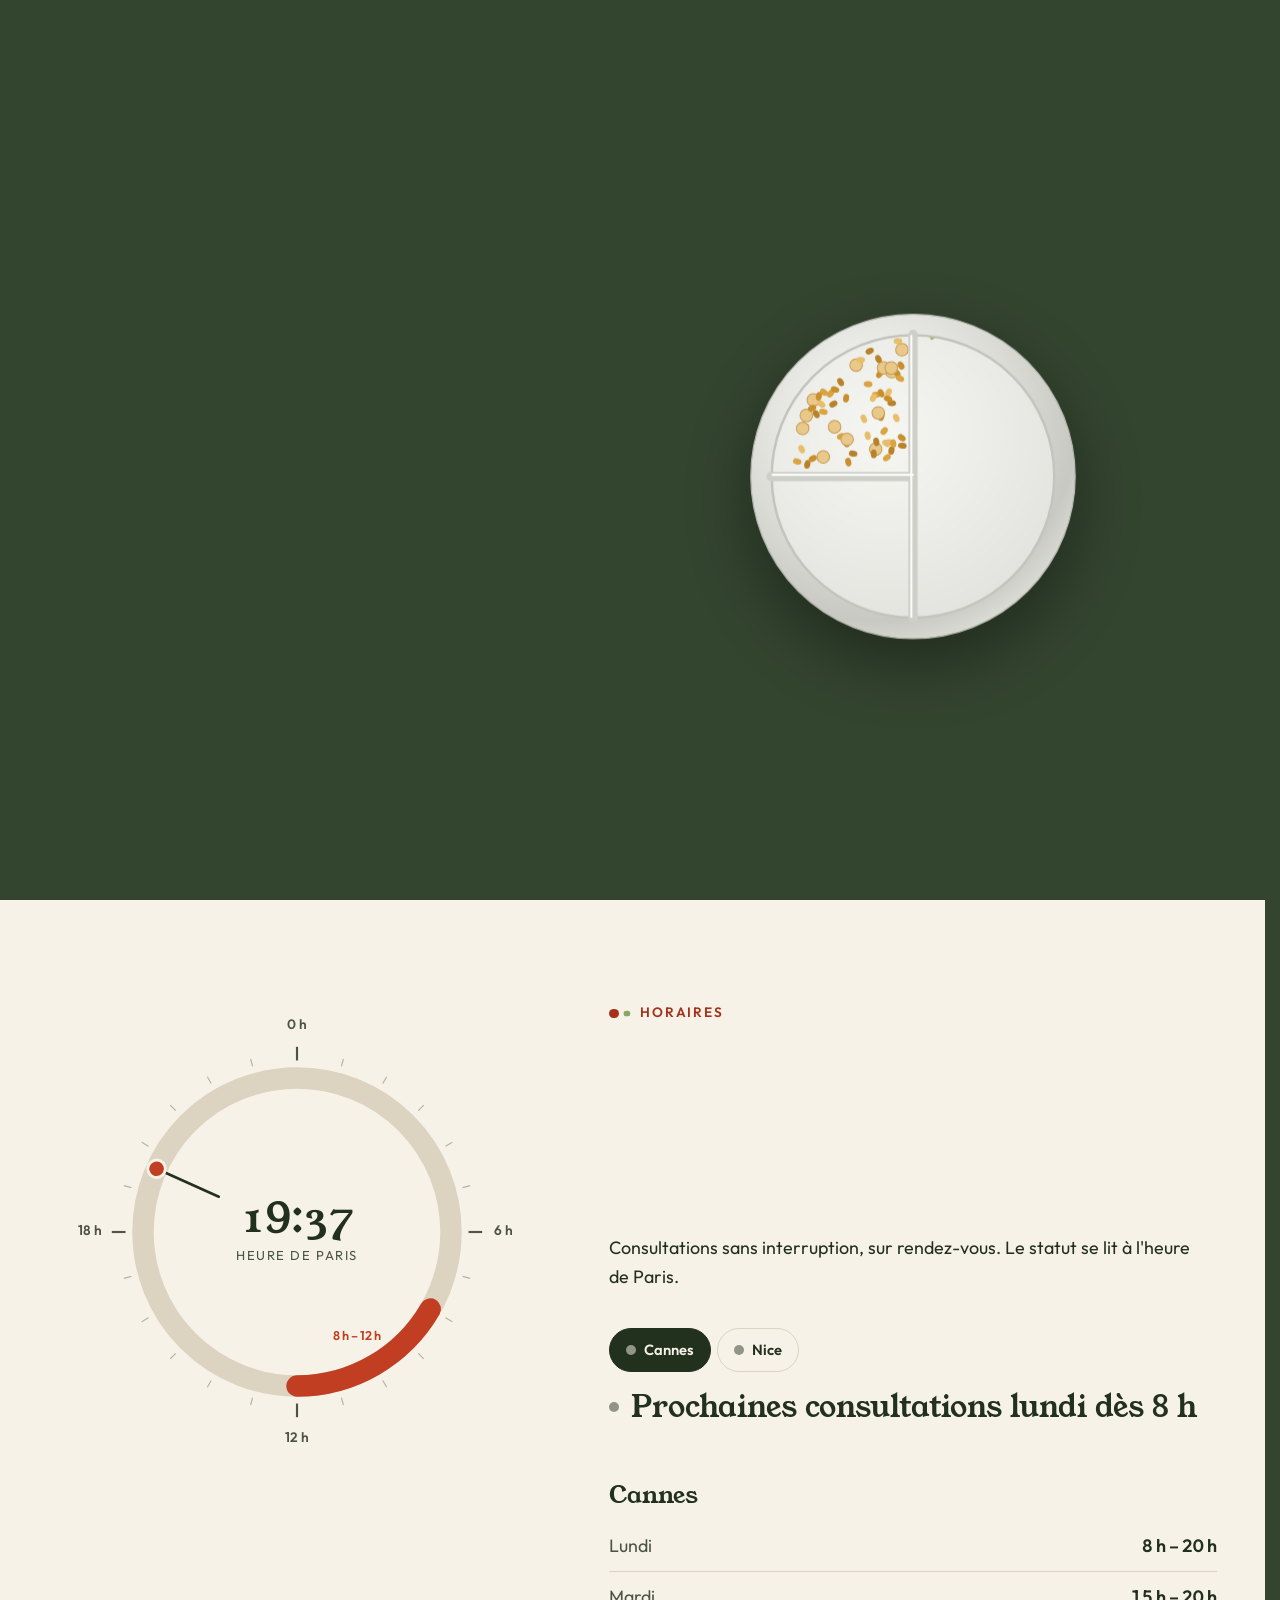
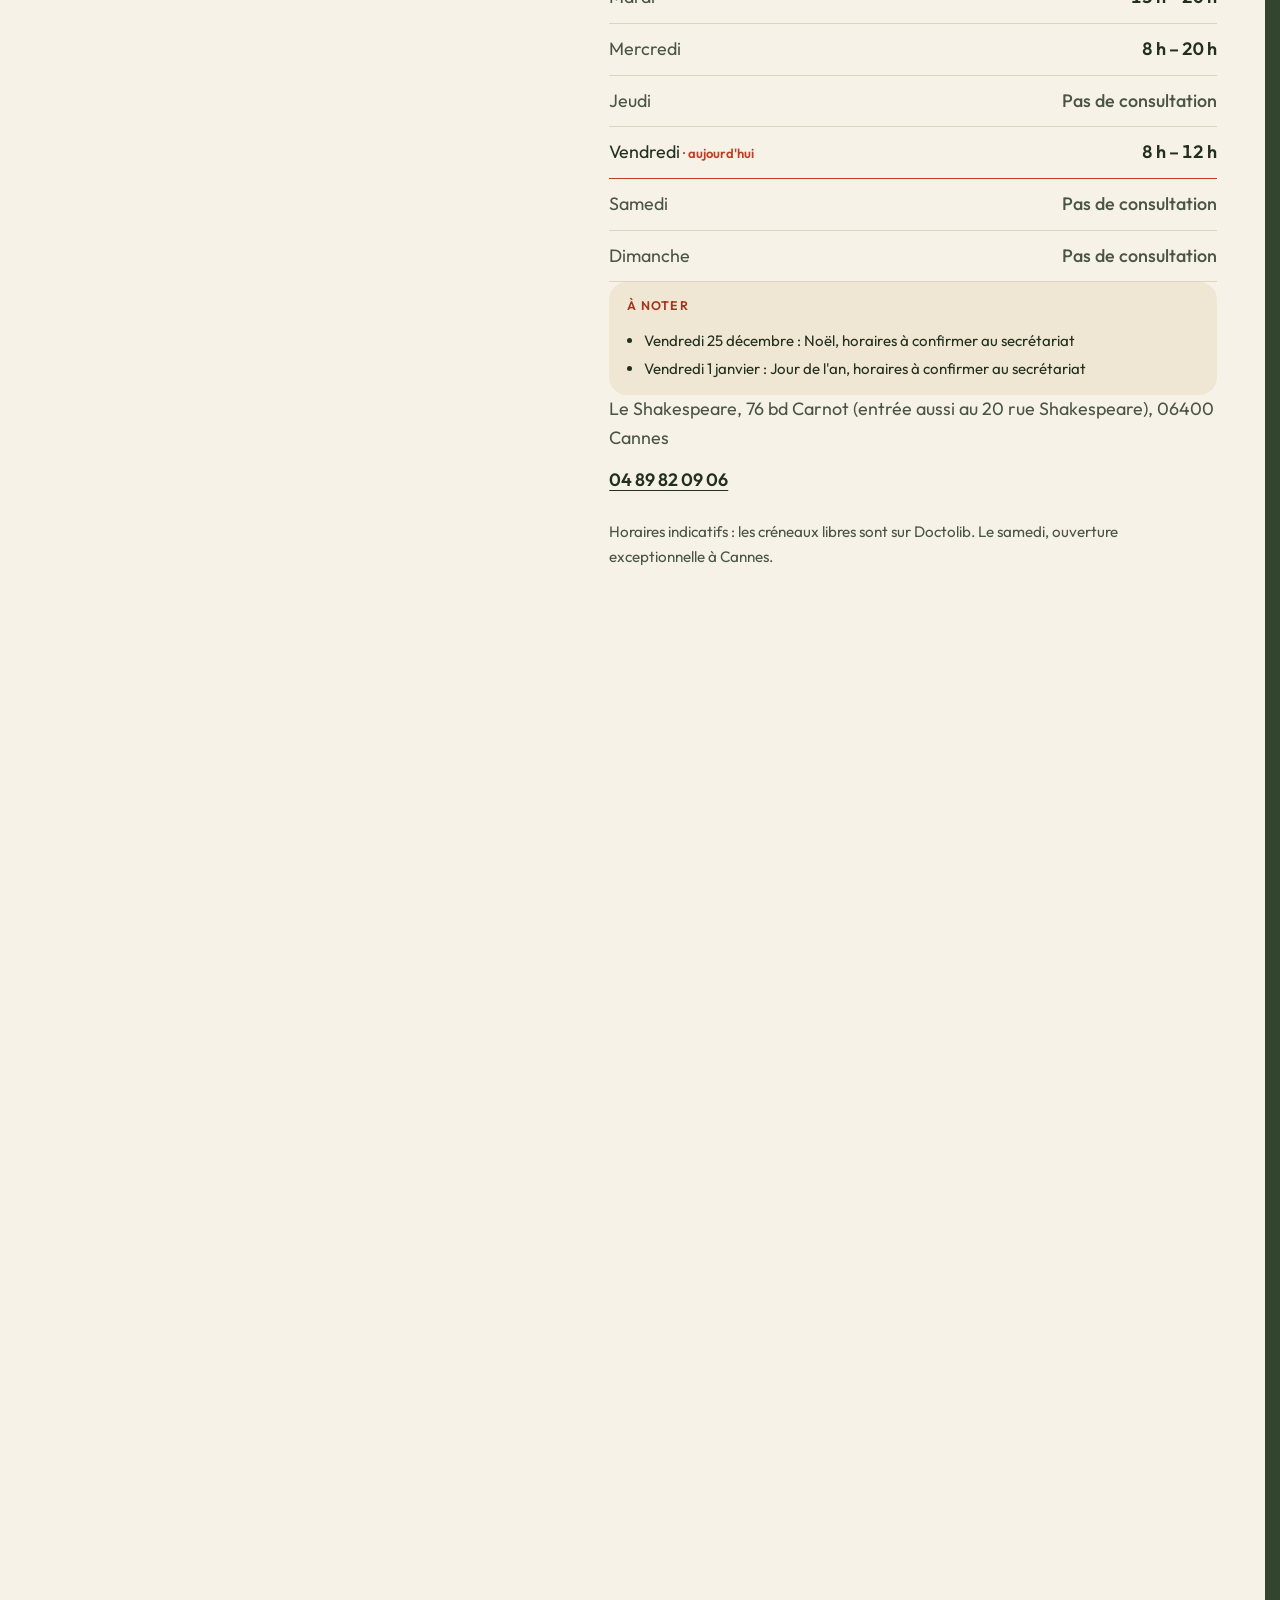
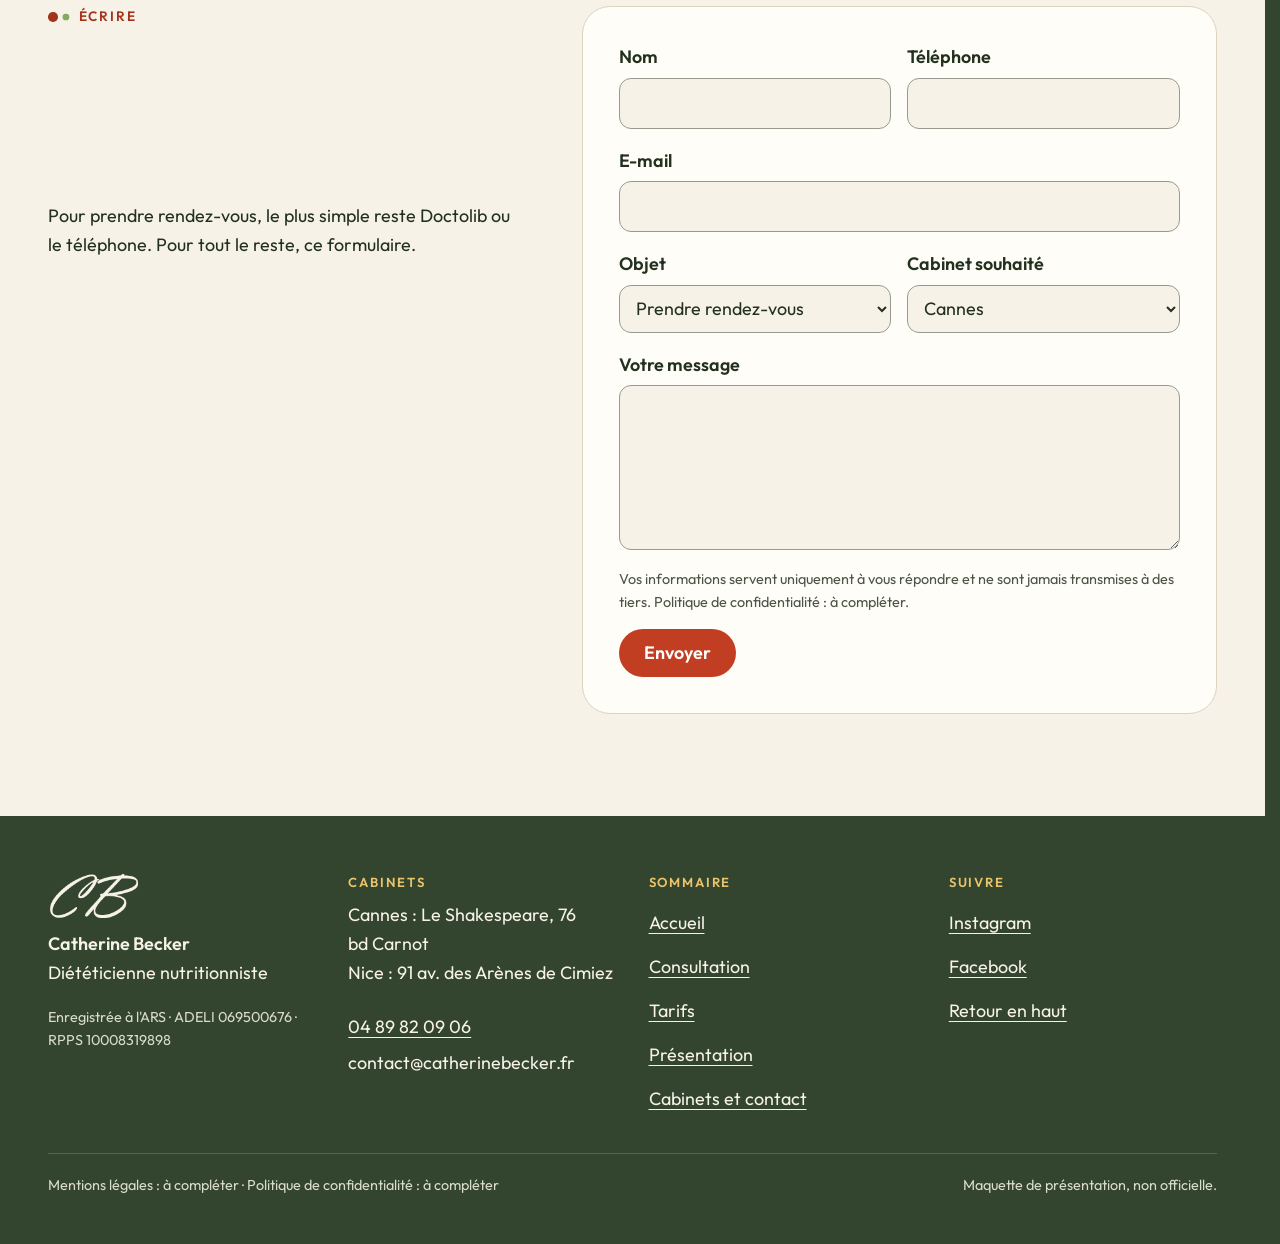
<file: contact.html>
<!doctype html>
<html lang="fr" data-v="3" data-curseur>
<head>
<meta charset="utf-8">
<meta name="viewport" content="width=device-width, initial-scale=1, viewport-fit=cover">
<title>Cabinets et contact : Catherine Becker, Cannes et Nice</title>
<meta name="description" content="Les cabinets de Cannes et de Nice, leurs horaires, l&#39;accès, la téléconsultation et le formulaire de contact.">
<meta name="robots" content="noindex, nofollow">
<link rel="canonical" href="https://catherine-becker-maquette.vercel.app/contact">
<style>:root{--fond:#F7F2E8;--texte:#22301E;--voile-fond:#33442F;--ouverture-fond:#33442F;--menu-fond:#F7F2E8}:root { --entete-h: 72px; --barres-h: 0px; } html { background: var(--fond); color: var(--texte); scrollbar-gutter: stable; } body { margin: 0; background: var(--fond); } html.js:not(.secours):not([data-arrivee="retour"]) [data-anime] { opacity: 0; } html.js:not(.secours):not([data-arrivee="retour"]) [data-anime].vu { opacity: 1; } [data-voile] { position: fixed; inset: 0; z-index: 900; background: var(--voile-fond); transform: translateY(100%); visibility: hidden; pointer-events: none; } html[data-arrivee="voile"]:not(.voile-leve):not(.secours) [data-voile] { transform: none; visibility: visible; } html.secours [data-voile] { visibility: hidden !important; } .ouverture-panneau { position: fixed; inset: 0; z-index: 850; display: none; place-content: center; justify-items: center; background: var(--ouverture-fond, var(--voile-fond)); color: var(--fond); text-align: center; } html.js[data-arrivee="intro"]:not(.secours):not(.intro-finie) .ouverture-panneau { display: grid; } html.defilement-bloque, html.defilement-bloque body, html.js[data-arrivee="intro"]:not(.secours):not(.intro-finie), html.js[data-arrivee="intro"]:not(.secours):not(.intro-finie) body, html[data-arrivee="voile"]:not(.voile-leve):not(.secours), html[data-arrivee="voile"]:not(.voile-leve):not(.secours) body { overflow: hidden; } html.js[data-arrivee="intro"]:not(.secours):not(.intro-finie) { background-color: var(--ouverture-fond, var(--voile-fond)); } html[data-arrivee="voile"]:not(.voile-leve):not(.secours) { background-color: var(--voile-fond); }</style>
<script>(function () {
var d = document.documentElement, ss = null, ls = null;
try { ss = window.sessionStorage; ls = window.localStorage; } catch (e) {}
d.classList.add('js');
var nav = performance.getEntriesByType ? performance.getEntriesByType('navigation')[0] : null;
var type = nav ? nav.type : 'navigate';
var depart = null;
try { depart = JSON.parse(ss.getItem('socle:depart') || 'null'); ss.removeItem('socle:depart'); } catch (e) {}
if (depart && !(Date.now() - depart.t < 15000)) depart = null;
var mode = type === 'back_forward' ? 'retour' : type === 'reload' ? 'intro' : depart ? 'voile' : 'intro';
d.setAttribute('data-arrivee', mode);
if (mode === 'voile' && depart.couleur) d.style.setProperty('--voile-fond', depart.couleur);
if (type === 'reload' && 'scrollRestoration' in history) {
history.scrollRestoration = 'manual';
}
try {
var choisie = ls && ls.getItem('socle:langue');
var langue = (d.lang || '').slice(0, 2);
if (choisie && choisie !== langue && type === 'navigate' && !depart) {
var alt = document.querySelector('link[rel="alternate"][hreflang="' + choisie + '"]');
if (alt) location.replace(new URL(alt.href).pathname + location.search + location.hash);
}
} catch (e) {}
setTimeout(function () { if (!d.classList.contains('demarre')) d.classList.add('secours'); }, 2000);
})();</script>
<link rel="preload" href="/assets/fonts/young-serif-400.woff2" as="font" type="font/woff2" crossorigin>
<link rel="preload" href="/assets/fonts/outfit-400.woff2" as="font" type="font/woff2" crossorigin>
<link rel="stylesheet" href="/assets/css/socle.css?v=3">
<link rel="stylesheet" href="/assets/css/pile.css?v=3">
<link rel="stylesheet" href="/assets/css/horaires.css?v=3">
<link rel="stylesheet" href="/assets/css/site.css?v=3">
<link rel="modulepreload" href="/assets/js/site.js?v=3">
<link rel="modulepreload" href="/assets/js/socle/index.js?v=3">
<script src="/assets/vendor/gsap.min.js" defer></script>
<script src="/assets/vendor/ScrollTrigger.min.js" defer></script>
<script src="/assets/vendor/SplitText.min.js" defer></script>
<script type="module" src="/assets/js/site.js?v=3"></script>
<meta name="theme-color" content="#F7F2E8">
<link rel="icon" href="/assets/images/favicon.svg" type="image/svg+xml">
<link rel="apple-touch-icon" href="/assets/images/apple-touch-icon.png">
<meta property="og:type" content="website">
<meta property="og:site_name" content="Catherine Becker">
<meta property="og:locale" content="fr_FR">
<meta property="og:title" content="Cabinets et contact : Catherine Becker, Cannes et Nice">
<meta property="og:description" content="Les cabinets de Cannes et de Nice, leurs horaires, l&#39;accès, la téléconsultation et le formulaire de contact.">
<meta property="og:url" content="https://catherine-becker-maquette.vercel.app/contact">
<meta property="og:image" content="https://catherine-becker-maquette.vercel.app/assets/partage/contact-fr.jpg">
<meta property="og:image:width" content="1200">
<meta property="og:image:height" content="630">
<meta property="og:image:alt" content="Les cabinets de Catherine Becker à Cannes et à Nice">
<meta name="twitter:card" content="summary_large_image">
<script type="application/ld+json">{"@context":"https://schema.org","@type":"MedicalBusiness","name":"Catherine Becker, diététicienne nutritionniste","url":"https://catherine-becker-maquette.vercel.app/","telephone":"+33489820906","email":"contact@catherinebecker.fr","description":"Diététicienne nutritionniste à Cannes et à Nice : bilan diététique avec bio-impédancemétrie, rééquilibrage alimentaire et suivi, au cabinet, à domicile ou en téléconsultation.","priceRange":"35 € – 600 €","sameAs":["https://www.instagram.com/catherine.becker.nutritionist/","https://fr-fr.facebook.com/catherinebeckerDiet/"],"department":[{"@type":"MedicalBusiness","name":"Cabinet de Cannes","telephone":"+33489820906","address":{"@type":"PostalAddress","streetAddress":"Le Shakespeare, 76 boulevard Carnot","postalCode":"06400","addressLocality":"Cannes","addressCountry":"FR"},"openingHoursSpecification":[{"@type":"OpeningHoursSpecification","dayOfWeek":["Monday","Wednesday"],"opens":"08:00","closes":"20:00"},{"@type":"OpeningHoursSpecification","dayOfWeek":"Tuesday","opens":"15:00","closes":"20:00"},{"@type":"OpeningHoursSpecification","dayOfWeek":"Friday","opens":"08:00","closes":"12:00"}]},{"@type":"MedicalBusiness","name":"Cabinet de Nice","telephone":"+33489820906","address":{"@type":"PostalAddress","streetAddress":"Centre paramédical, 91 avenue des Arènes de Cimiez","postalCode":"06000","addressLocality":"Nice","addressCountry":"FR"},"openingHoursSpecification":[{"@type":"OpeningHoursSpecification","dayOfWeek":"Tuesday","opens":"08:00","closes":"12:00"},{"@type":"OpeningHoursSpecification","dayOfWeek":"Thursday","opens":"12:30","closes":"20:00"}]}]}</script>
</head>
<body id="haut">
<div data-voile data-forme="rideau" aria-hidden="true"><div class="voile-contenu"><img src="/assets/images/monogramme-clair.png" alt="" width="107" height="56"><span data-voile-libelle>Cabinets et contact</span></div></div>
<div class="ouverture-panneau" data-ouverture aria-hidden="true">
  <div class="ouverture-objet" data-ouverture-objet><svg class="assiette " viewBox="0 0 400 400" aria-hidden="true" focusable="false" >
<defs>
<radialGradient id="intro-inox" cx="38%" cy="32%" r="78%"><stop offset="0" stop-color="#fbfbf9"/><stop offset=".55" stop-color="#dcdcd7"/><stop offset=".8" stop-color="#c9c9c3"/><stop offset="1" stop-color="#e9e9e4"/></radialGradient>
<radialGradient id="intro-fond" cx="40%" cy="35%" r="75%"><stop offset="0" stop-color="#f6f6f3"/><stop offset="1" stop-color="#e2e2dd"/></radialGradient>
<clipPath id="intro-a"><path d="M200 32 A168 168 0 0 1 200 368 Z"/></clipPath><clipPath id="intro-b"><path d="M200 200 L32 200 A168 168 0 0 1 200 32 Z"/></clipPath><clipPath id="intro-c"><path d="M200 200 L200 368 A168 168 0 0 1 32 200 Z"/></clipPath>
</defs>
<g class="assiette-corps">
<circle cx="200" cy="200" r="194" fill="url(#intro-inox)" stroke="#b9b9b2" stroke-width="1.5"/>
<circle cx="200" cy="200" r="170" fill="url(#intro-fond)"/>
<circle cx="200" cy="200" r="169" fill="none" stroke="#c4c4be" stroke-width="3"/>
</g>
<g data-compartiment="b" clip-path="url(#intro-b)"><circle class="aliment" cx="92.7" cy="176.7" r="7.5" fill="#e9c98a" stroke="#c99b55" stroke-width="1.2"/><ellipse class="aliment" cx="186.5" cy="151.2" rx="5.2" ry="3.6" transform="rotate(37.6 186.5 151.2)" fill="#c98f2e"/><ellipse class="aliment" cx="167.9" cy="158" rx="5.2" ry="3.6" transform="rotate(37.9 167.9 158)" fill="#e7be6a"/><ellipse class="aliment" cx="120.4" cy="157.5" rx="5.2" ry="3.6" transform="rotate(75.1 120.4 157.5)" fill="#b8822a"/><ellipse class="aliment" cx="93.5" cy="96.8" rx="5.2" ry="3.6" transform="rotate(37 93.5 96.8)" fill="#d9a441"/><circle class="aliment" cx="174.6" cy="74.7" r="7.5" fill="#e9c98a" stroke="#c99b55" stroke-width="1.2"/><ellipse class="aliment" cx="145.8" cy="149" rx="5.2" ry="3.6" transform="rotate(79.3 145.8 149)" fill="#e7be6a"/><ellipse class="aliment" cx="84.3" cy="122.6" rx="5.2" ry="3.6" transform="rotate(60.6 84.3 122.6)" fill="#b8822a"/><ellipse class="aliment" cx="113.9" cy="156.6" rx="5.2" ry="3.6" transform="rotate(155.1 113.9 156.6)" fill="#d9a441"/><ellipse class="aliment" cx="160.1" cy="78.7" rx="5.2" ry="3.6" transform="rotate(123.4 160.1 78.7)" fill="#c98f2e"/><circle class="aliment" cx="155.4" cy="167.4" r="7.5" fill="#e9c98a" stroke="#c99b55" stroke-width="1.2"/><ellipse class="aliment" cx="128.4" cy="171.8" rx="5.2" ry="3.6" transform="rotate(10.2 128.4 171.8)" fill="#b8822a"/><ellipse class="aliment" cx="156" cy="109.4" rx="5.2" ry="3.6" transform="rotate(179.1 156 109.4)" fill="#d9a441"/><ellipse class="aliment" cx="180.7" cy="73.5" rx="5.2" ry="3.6" transform="rotate(50.7 180.7 73.5)" fill="#c98f2e"/><ellipse class="aliment" cx="171.2" cy="165.8" rx="5.2" ry="3.6" transform="rotate(177.3 171.2 165.8)" fill="#e7be6a"/><circle class="aliment" cx="186.8" cy="48.4" r="7.5" fill="#e9c98a" stroke="#c99b55" stroke-width="1.2"/><ellipse class="aliment" cx="176.6" cy="79.8" rx="5.2" ry="3.6" transform="rotate(176.5 176.6 79.8)" fill="#d9a441"/><ellipse class="aliment" cx="80.1" cy="182.7" rx="5.2" ry="3.6" transform="rotate(150.1 80.1 182.7)" fill="#c98f2e"/><ellipse class="aliment" cx="141.2" cy="128.4" rx="5.2" ry="3.6" transform="rotate(66.9 141.2 128.4)" fill="#e7be6a"/><ellipse class="aliment" cx="158.7" cy="57.1" rx="5.2" ry="3.6" transform="rotate(66 158.7 57.1)" fill="#b8822a"/><circle class="aliment" cx="72.4" cy="127.1" r="7.5" fill="#e9c98a" stroke="#c99b55" stroke-width="1.2"/><ellipse class="aliment" cx="120" cy="105.2" rx="5.2" ry="3.6" transform="rotate(96.9 120 105.2)" fill="#c98f2e"/><ellipse class="aliment" cx="79.2" cy="110.3" rx="5.2" ry="3.6" transform="rotate(32.4 79.2 110.3)" fill="#e7be6a"/><ellipse class="aliment" cx="156.1" cy="156.3" rx="5.2" ry="3.6" transform="rotate(77.7 156.1 156.3)" fill="#b8822a"/><ellipse class="aliment" cx="61.5" cy="180.8" rx="5.2" ry="3.6" transform="rotate(15.3 61.5 180.8)" fill="#d9a441"/><circle class="aliment" cx="132" cy="66.9" r="7.5" fill="#e9c98a" stroke="#c99b55" stroke-width="1.2"/><ellipse class="aliment" cx="170.8" cy="100" rx="5.2" ry="3.6" transform="rotate(115.1 170.8 100)" fill="#e7be6a"/><ellipse class="aliment" cx="113.4" cy="84.4" rx="5.2" ry="3.6" transform="rotate(61.7 113.4 84.4)" fill="#b8822a"/><ellipse class="aliment" cx="146.3" cy="89.4" rx="5.2" ry="3.6" transform="rotate(2.5 146.3 89.4)" fill="#d9a441"/><ellipse class="aliment" cx="162.1" cy="128.3" rx="5.2" ry="3.6" transform="rotate(108.1 162.1 128.3)" fill="#c98f2e"/><circle class="aliment" cx="158.5" cy="123.9" r="7.5" fill="#e9c98a" stroke="#c99b55" stroke-width="1.2"/><ellipse class="aliment" cx="187.2" cy="162.7" rx="5.2" ry="3.6" transform="rotate(5.1 187.2 162.7)" fill="#b8822a"/><ellipse class="aliment" cx="92.8" cy="121.7" rx="5.2" ry="3.6" transform="rotate(10.6 92.8 121.7)" fill="#d9a441"/><ellipse class="aliment" cx="122.6" cy="180.5" rx="5.2" ry="3.6" transform="rotate(76.9 122.6 180.5)" fill="#c98f2e"/><ellipse class="aliment" cx="182" cy="45.1" rx="5.2" ry="3.6" transform="rotate(178.1 182 45.1)" fill="#e7be6a"/><circle class="aliment" cx="80.8" cy="108.6" r="7.5" fill="#e9c98a" stroke="#c99b55" stroke-width="1.2"/><ellipse class="aliment" cx="184.4" cy="81" rx="5.2" ry="3.6" transform="rotate(24.5 184.4 81)" fill="#d9a441"/><ellipse class="aliment" cx="185.7" cy="64.6" rx="5.2" ry="3.6" transform="rotate(59.7 185.7 64.6)" fill="#c98f2e"/><ellipse class="aliment" cx="71" cy="146.3" rx="5.2" ry="3.6" transform="rotate(166.5 71 146.3)" fill="#e7be6a"/><ellipse class="aliment" cx="174.6" cy="112" rx="5.2" ry="3.6" transform="rotate(3.1 174.6 112)" fill="#b8822a"/><circle class="aliment" cx="121.2" cy="155.6" r="7.5" fill="#e9c98a" stroke="#c99b55" stroke-width="1.2"/><ellipse class="aliment" cx="87.4" cy="103.4" rx="5.2" ry="3.6" transform="rotate(102.4 87.4 103.4)" fill="#c98f2e"/><ellipse class="aliment" cx="137.4" cy="60.3" rx="5.2" ry="3.6" transform="rotate(2 137.4 60.3)" fill="#e7be6a"/><ellipse class="aliment" cx="73.6" cy="185" rx="5.2" ry="3.6" transform="rotate(104.8 73.6 185)" fill="#b8822a"/><ellipse class="aliment" cx="165.5" cy="147.8" rx="5.2" ry="3.6" transform="rotate(131.9 165.5 147.8)" fill="#d9a441"/><circle class="aliment" cx="68" cy="142.6" r="7.5" fill="#e9c98a" stroke="#c99b55" stroke-width="1.2"/><ellipse class="aliment" cx="180" cy="127.3" rx="5.2" ry="3.6" transform="rotate(66.2 180 127.3)" fill="#e7be6a"/><ellipse class="aliment" cx="174.2" cy="168.1" rx="5.2" ry="3.6" transform="rotate(101.7 174.2 168.1)" fill="#b8822a"/><ellipse class="aliment" cx="168.8" cy="180.7" rx="5.2" ry="3.6" transform="rotate(141.4 168.8 180.7)" fill="#d9a441"/><ellipse class="aliment" cx="79.2" cy="123.2" rx="5.2" ry="3.6" transform="rotate(157.2 79.2 123.2)" fill="#c98f2e"/><circle class="aliment" cx="106.2" cy="140.6" r="7.5" fill="#e9c98a" stroke="#c99b55" stroke-width="1.2"/><ellipse class="aliment" cx="153.1" cy="171.2" rx="5.2" ry="3.6" transform="rotate(86.9 153.1 171.2)" fill="#b8822a"/><ellipse class="aliment" cx="101.4" cy="102.6" rx="5.2" ry="3.6" transform="rotate(128.7 101.4 102.6)" fill="#d9a441"/><ellipse class="aliment" cx="170.1" cy="105.3" rx="5.2" ry="3.6" transform="rotate(21.6 170.1 105.3)" fill="#c98f2e"/><ellipse class="aliment" cx="152.5" cy="106.5" rx="5.2" ry="3.6" transform="rotate(118.8 152.5 106.5)" fill="#e7be6a"/><circle class="aliment" cx="164.8" cy="70.2" r="7.5" fill="#e9c98a" stroke="#c99b55" stroke-width="1.2"/><ellipse class="aliment" cx="176.4" cy="158.5" rx="5.2" ry="3.6" transform="rotate(83.6 176.4 158.5)" fill="#d9a441"/><ellipse class="aliment" cx="106.7" cy="94.6" rx="5.2" ry="3.6" transform="rotate(17.3 106.7 94.6)" fill="#c98f2e"/><ellipse class="aliment" cx="90.5" cy="110.9" rx="5.2" ry="3.6" transform="rotate(41.2 90.5 110.9)" fill="#e7be6a"/><ellipse class="aliment" cx="148.2" cy="54.3" rx="5.2" ry="3.6" transform="rotate(150.8 148.2 54.3)" fill="#b8822a"/><circle class="aliment" cx="174" cy="70.3" r="7.5" fill="#e9c98a" stroke="#c99b55" stroke-width="1.2"/><ellipse class="aliment" cx="161.8" cy="97.8" rx="5.2" ry="3.6" transform="rotate(63.4 161.8 97.8)" fill="#c98f2e"/><ellipse class="aliment" cx="66.8" cy="164.8" rx="5.2" ry="3.6" transform="rotate(65.5 66.8 164.8)" fill="#e7be6a"/><ellipse class="aliment" cx="104.7" cy="117.5" rx="5.2" ry="3.6" transform="rotate(150.8 104.7 117.5)" fill="#b8822a"/></g>
<g data-compartiment="a" clip-path="url(#intro-a)"><g class="aliment" transform="translate(249.8 329) rotate(166.9)"><path d="M0 -33.349899996072054 C 20.7 -18.3 19.3 15 0 33.349899996072054 C -19.3 15 -20.7 -18.3 0 -33.349899996072054 Z" fill="#6f8f4e"/><path d="M0 -28.7 L0 28.7" stroke="#c9dba6" stroke-width="2" stroke-linecap="round" fill="none"/></g><g class="aliment" transform="translate(221.4 311) rotate(9.6)"><path d="M0 -30.331821873784065 C 18.8 -16.7 17.6 13.6 0 30.331821873784065 C -17.6 13.6 -18.8 -16.7 0 -30.331821873784065 Z" fill="#86a862"/><path d="M0 -26.1 L0 26.1" stroke="#c9dba6" stroke-width="2" stroke-linecap="round" fill="none"/></g><g class="aliment" transform="translate(281.8 214.9) rotate(139.9)"><path d="M0 -33.260431952774525 C 20.6 -18.3 19.3 15 0 33.260431952774525 C -19.3 15 -20.6 -18.3 0 -33.260431952774525 Z" fill="#5b7a3e"/><path d="M0 -28.6 L0 28.6" stroke="#c9dba6" stroke-width="2" stroke-linecap="round" fill="none"/></g><g class="aliment" transform="translate(331 174.4) rotate(153.4)"><path d="M0 -31.68929598107934 C 19.6 -17.4 18.4 14.3 0 31.68929598107934 C -18.4 14.3 -19.6 -17.4 0 -31.68929598107934 Z" fill="#9bbb6e"/><path d="M0 -27.3 L0 27.3" stroke="#c9dba6" stroke-width="2" stroke-linecap="round" fill="none"/></g><g class="aliment" transform="translate(268.4 194.2) rotate(134.8)"><path d="M0 -27.103295028209686 C 16.8 -14.9 15.7 12.2 0 27.103295028209686 C -15.7 12.2 -16.8 -14.9 0 -27.103295028209686 Z" fill="#6f8f4e"/><path d="M0 -23.3 L0 23.3" stroke="#c9dba6" stroke-width="2" stroke-linecap="round" fill="none"/></g><g class="aliment" transform="translate(339.1 155.7) rotate(176.7)"><path d="M0 -28.14618882164359 C 17.5 -15.5 16.3 12.7 0 28.14618882164359 C -16.3 12.7 -17.5 -15.5 0 -28.14618882164359 Z" fill="#86a862"/><path d="M0 -24.2 L0 24.2" stroke="#c9dba6" stroke-width="2" stroke-linecap="round" fill="none"/></g><g class="aliment" transform="translate(232.3 185.9) rotate(19.4)"><path d="M0 -31.47588198632002 C 19.5 -17.3 18.3 14.2 0 31.47588198632002 C -18.3 14.2 -19.5 -17.3 0 -31.47588198632002 Z" fill="#5b7a3e"/><path d="M0 -27.1 L0 27.1" stroke="#c9dba6" stroke-width="2" stroke-linecap="round" fill="none"/></g><g class="aliment" transform="translate(231.1 237.9) rotate(15.2)"><path d="M0 -35.27394552901387 C 21.9 -19.4 20.5 15.9 0 35.27394552901387 C -20.5 15.9 -21.9 -19.4 0 -35.27394552901387 Z" fill="#9bbb6e"/><path d="M0 -30.3 L0 30.3" stroke="#c9dba6" stroke-width="2" stroke-linecap="round" fill="none"/></g><g class="aliment" transform="translate(253.9 228.2) rotate(56.3)"><path d="M0 -30.23286218009889 C 18.7 -16.6 17.5 13.6 0 30.23286218009889 C -17.5 13.6 -18.7 -16.6 0 -30.23286218009889 Z" fill="#6f8f4e"/><path d="M0 -26 L0 26" stroke="#c9dba6" stroke-width="2" stroke-linecap="round" fill="none"/></g><g class="aliment" transform="translate(290.9 266) rotate(28.5)"><path d="M0 -29.717081489041448 C 18.4 -16.3 17.2 13.4 0 29.717081489041448 C -17.2 13.4 -18.4 -16.3 0 -29.717081489041448 Z" fill="#86a862"/><path d="M0 -25.6 L0 25.6" stroke="#c9dba6" stroke-width="2" stroke-linecap="round" fill="none"/></g><g class="aliment" transform="translate(286.7 99.6) rotate(165.7)"><path d="M0 -29.044433826580644 C 18 -16 16.8 13.1 0 29.044433826580644 C -16.8 13.1 -18 -16 0 -29.044433826580644 Z" fill="#5b7a3e"/><path d="M0 -25 L0 25" stroke="#c9dba6" stroke-width="2" stroke-linecap="round" fill="none"/></g><g class="aliment" transform="translate(302.2 197.7) rotate(78.1)"><path d="M0 -28.098639776930213 C 17.4 -15.5 16.3 12.6 0 28.098639776930213 C -16.3 12.6 -17.4 -15.5 0 -28.098639776930213 Z" fill="#9bbb6e"/><path d="M0 -24.2 L0 24.2" stroke="#c9dba6" stroke-width="2" stroke-linecap="round" fill="none"/></g><g class="aliment" transform="translate(317.7 281.1) rotate(97.7)"><path d="M0 -27.736216448247433 C 17.2 -15.3 16.1 12.5 0 27.736216448247433 C -16.1 12.5 -17.2 -15.3 0 -27.736216448247433 Z" fill="#6f8f4e"/><path d="M0 -23.9 L0 23.9" stroke="#c9dba6" stroke-width="2" stroke-linecap="round" fill="none"/></g><g class="aliment" transform="translate(269.7 170.9) rotate(149.2)"><path d="M0 -33.66041670180857 C 20.9 -18.5 19.5 15.1 0 33.66041670180857 C -19.5 15.1 -20.9 -18.5 0 -33.66041670180857 Z" fill="#86a862"/><path d="M0 -28.9 L0 28.9" stroke="#c9dba6" stroke-width="2" stroke-linecap="round" fill="none"/></g><g class="aliment" transform="translate(289.5 194.3) rotate(172.3)"><path d="M0 -35.42848960123956 C 22 -19.5 20.5 15.9 0 35.42848960123956 C -20.5 15.9 -22 -19.5 0 -35.42848960123956 Z" fill="#5b7a3e"/><path d="M0 -30.5 L0 30.5" stroke="#c9dba6" stroke-width="2" stroke-linecap="round" fill="none"/></g><g class="aliment" transform="translate(262 118)"><circle r="19" fill="#7d9d55"/><circle r="15.5" fill="#e6efc4"/><circle r="8" fill="#cfdf9e"/><ellipse cx="5.7" cy="0" rx="1.6" ry="3" transform="rotate(90 5.7 0)" fill="#f5f8e6"/><ellipse cx="2.9" cy="4.9" rx="1.6" ry="3" transform="rotate(150 2.9 4.9)" fill="#f5f8e6"/><ellipse cx="-2.8" cy="4.9" rx="1.6" ry="3" transform="rotate(210 -2.8 4.9)" fill="#f5f8e6"/><ellipse cx="-5.7" cy="0" rx="1.6" ry="3" transform="rotate(270 -5.7 0)" fill="#f5f8e6"/><ellipse cx="-2.9" cy="-4.9" rx="1.6" ry="3" transform="rotate(330 -2.9 -4.9)" fill="#f5f8e6"/><ellipse cx="2.9" cy="-4.9" rx="1.6" ry="3" transform="rotate(390 2.9 -4.9)" fill="#f5f8e6"/></g><g class="aliment" transform="translate(318 210)"><circle r="19" fill="#7d9d55"/><circle r="15.5" fill="#e6efc4"/><circle r="8" fill="#cfdf9e"/><ellipse cx="5.7" cy="0" rx="1.6" ry="3" transform="rotate(90 5.7 0)" fill="#f5f8e6"/><ellipse cx="2.9" cy="4.9" rx="1.6" ry="3" transform="rotate(150 2.9 4.9)" fill="#f5f8e6"/><ellipse cx="-2.8" cy="4.9" rx="1.6" ry="3" transform="rotate(210 -2.8 4.9)" fill="#f5f8e6"/><ellipse cx="-5.7" cy="0" rx="1.6" ry="3" transform="rotate(270 -5.7 0)" fill="#f5f8e6"/><ellipse cx="-2.9" cy="-4.9" rx="1.6" ry="3" transform="rotate(330 -2.9 -4.9)" fill="#f5f8e6"/><ellipse cx="2.9" cy="-4.9" rx="1.6" ry="3" transform="rotate(390 2.9 -4.9)" fill="#f5f8e6"/></g><g class="aliment" transform="translate(252 268)"><circle r="19" fill="#7d9d55"/><circle r="15.5" fill="#e6efc4"/><circle r="8" fill="#cfdf9e"/><ellipse cx="5.7" cy="0" rx="1.6" ry="3" transform="rotate(90 5.7 0)" fill="#f5f8e6"/><ellipse cx="2.9" cy="4.9" rx="1.6" ry="3" transform="rotate(150 2.9 4.9)" fill="#f5f8e6"/><ellipse cx="-2.8" cy="4.9" rx="1.6" ry="3" transform="rotate(210 -2.8 4.9)" fill="#f5f8e6"/><ellipse cx="-5.7" cy="0" rx="1.6" ry="3" transform="rotate(270 -5.7 0)" fill="#f5f8e6"/><ellipse cx="-2.9" cy="-4.9" rx="1.6" ry="3" transform="rotate(330 -2.9 -4.9)" fill="#f5f8e6"/><ellipse cx="2.9" cy="-4.9" rx="1.6" ry="3" transform="rotate(390 2.9 -4.9)" fill="#f5f8e6"/></g><g class="aliment" transform="translate(300 300)"><circle r="19" fill="#7d9d55"/><circle r="15.5" fill="#e6efc4"/><circle r="8" fill="#cfdf9e"/><ellipse cx="5.7" cy="0" rx="1.6" ry="3" transform="rotate(90 5.7 0)" fill="#f5f8e6"/><ellipse cx="2.9" cy="4.9" rx="1.6" ry="3" transform="rotate(150 2.9 4.9)" fill="#f5f8e6"/><ellipse cx="-2.8" cy="4.9" rx="1.6" ry="3" transform="rotate(210 -2.8 4.9)" fill="#f5f8e6"/><ellipse cx="-5.7" cy="0" rx="1.6" ry="3" transform="rotate(270 -5.7 0)" fill="#f5f8e6"/><ellipse cx="-2.9" cy="-4.9" rx="1.6" ry="3" transform="rotate(330 -2.9 -4.9)" fill="#f5f8e6"/><ellipse cx="2.9" cy="-4.9" rx="1.6" ry="3" transform="rotate(390 2.9 -4.9)" fill="#f5f8e6"/></g><g class="aliment" transform="translate(330 140)"><circle r="19" fill="#7d9d55"/><circle r="15.5" fill="#e6efc4"/><circle r="8" fill="#cfdf9e"/><ellipse cx="5.7" cy="0" rx="1.6" ry="3" transform="rotate(90 5.7 0)" fill="#f5f8e6"/><ellipse cx="2.9" cy="4.9" rx="1.6" ry="3" transform="rotate(150 2.9 4.9)" fill="#f5f8e6"/><ellipse cx="-2.8" cy="4.9" rx="1.6" ry="3" transform="rotate(210 -2.8 4.9)" fill="#f5f8e6"/><ellipse cx="-5.7" cy="0" rx="1.6" ry="3" transform="rotate(270 -5.7 0)" fill="#f5f8e6"/><ellipse cx="-2.9" cy="-4.9" rx="1.6" ry="3" transform="rotate(330 -2.9 -4.9)" fill="#f5f8e6"/><ellipse cx="2.9" cy="-4.9" rx="1.6" ry="3" transform="rotate(390 2.9 -4.9)" fill="#f5f8e6"/></g></g>
<g data-compartiment="c" clip-path="url(#intro-c)"><g class="aliment" transform="translate(92 238) rotate(10)"><circle r="21" fill="#c23e22"/><circle r="18" fill="#e2603f"/><path d="M0 -16 L0 16 M-16 0 L16 0" stroke="#f08a66" stroke-width="2.4" stroke-linecap="round"/><ellipse cx="-8" cy="-8" rx="4.2" ry="2.9" fill="#f7c27a"/><ellipse cx="8" cy="-8" rx="4.2" ry="2.9" fill="#f7c27a"/><ellipse cx="-8" cy="8" rx="4.2" ry="2.9" fill="#f7c27a"/><ellipse cx="8" cy="8" rx="4.2" ry="2.9" fill="#f7c27a"/></g><g class="aliment" transform="translate(150 236) rotate(40)"><circle r="21" fill="#c23e22"/><circle r="18" fill="#e2603f"/><path d="M0 -16 L0 16 M-16 0 L16 0" stroke="#f08a66" stroke-width="2.4" stroke-linecap="round"/><ellipse cx="-8" cy="-8" rx="4.2" ry="2.9" fill="#f7c27a"/><ellipse cx="8" cy="-8" rx="4.2" ry="2.9" fill="#f7c27a"/><ellipse cx="-8" cy="8" rx="4.2" ry="2.9" fill="#f7c27a"/><ellipse cx="8" cy="8" rx="4.2" ry="2.9" fill="#f7c27a"/></g><g class="aliment" transform="translate(70 290) rotate(70)"><circle r="21" fill="#c23e22"/><circle r="18" fill="#e2603f"/><path d="M0 -16 L0 16 M-16 0 L16 0" stroke="#f08a66" stroke-width="2.4" stroke-linecap="round"/><ellipse cx="-8" cy="-8" rx="4.2" ry="2.9" fill="#f7c27a"/><ellipse cx="8" cy="-8" rx="4.2" ry="2.9" fill="#f7c27a"/><ellipse cx="-8" cy="8" rx="4.2" ry="2.9" fill="#f7c27a"/><ellipse cx="8" cy="8" rx="4.2" ry="2.9" fill="#f7c27a"/></g><g class="aliment" transform="translate(126 292) rotate(15)"><circle r="21" fill="#c23e22"/><circle r="18" fill="#e2603f"/><path d="M0 -16 L0 16 M-16 0 L16 0" stroke="#f08a66" stroke-width="2.4" stroke-linecap="round"/><ellipse cx="-8" cy="-8" rx="4.2" ry="2.9" fill="#f7c27a"/><ellipse cx="8" cy="-8" rx="4.2" ry="2.9" fill="#f7c27a"/><ellipse cx="-8" cy="8" rx="4.2" ry="2.9" fill="#f7c27a"/><ellipse cx="8" cy="8" rx="4.2" ry="2.9" fill="#f7c27a"/></g><g class="aliment" transform="translate(176 290) rotate(110)"><circle r="21" fill="#c23e22"/><circle r="18" fill="#e2603f"/><path d="M0 -16 L0 16 M-16 0 L16 0" stroke="#f08a66" stroke-width="2.4" stroke-linecap="round"/><ellipse cx="-8" cy="-8" rx="4.2" ry="2.9" fill="#f7c27a"/><ellipse cx="8" cy="-8" rx="4.2" ry="2.9" fill="#f7c27a"/><ellipse cx="-8" cy="8" rx="4.2" ry="2.9" fill="#f7c27a"/><ellipse cx="8" cy="8" rx="4.2" ry="2.9" fill="#f7c27a"/></g><g class="aliment" transform="translate(112 340) rotate(60)"><circle r="21" fill="#c23e22"/><circle r="18" fill="#e2603f"/><path d="M0 -16 L0 16 M-16 0 L16 0" stroke="#f08a66" stroke-width="2.4" stroke-linecap="round"/><ellipse cx="-8" cy="-8" rx="4.2" ry="2.9" fill="#f7c27a"/><ellipse cx="8" cy="-8" rx="4.2" ry="2.9" fill="#f7c27a"/><ellipse cx="-8" cy="8" rx="4.2" ry="2.9" fill="#f7c27a"/><ellipse cx="8" cy="8" rx="4.2" ry="2.9" fill="#f7c27a"/></g><g class="aliment" transform="translate(160 336) rotate(20)"><circle r="21" fill="#c23e22"/><circle r="18" fill="#e2603f"/><path d="M0 -16 L0 16 M-16 0 L16 0" stroke="#f08a66" stroke-width="2.4" stroke-linecap="round"/><ellipse cx="-8" cy="-8" rx="4.2" ry="2.9" fill="#f7c27a"/><ellipse cx="8" cy="-8" rx="4.2" ry="2.9" fill="#f7c27a"/><ellipse cx="-8" cy="8" rx="4.2" ry="2.9" fill="#f7c27a"/><ellipse cx="8" cy="8" rx="4.2" ry="2.9" fill="#f7c27a"/></g><g class="aliment" transform="translate(64 250) rotate(-30)"><path d="M-22 0 A 22 22 0 0 1 22 0 Z" fill="#e8c437"/><path d="M-19 0 A 19 19 0 0 1 19 0 Z" fill="#f8e58a"/><path d="M0 0 L-14.4 -9.1" stroke="#fbf1c2" stroke-width="1.6"/><path d="M0 0 L0 -17" stroke="#fbf1c2" stroke-width="1.6"/><path d="M0 0 L14.4 -9.1" stroke="#fbf1c2" stroke-width="1.6"/></g><g class="aliment" transform="translate(184 228) rotate(40)"><path d="M0 -16 C 9.9 -8.8 9.3 7.2 0 16 C -9.3 7.2 -9.9 -8.8 0 -16 Z" fill="#4f7a37"/><path d="M0 -13.8 L0 13.8" stroke="#9fc07a" stroke-width="2" stroke-linecap="round" fill="none"/></g><g class="aliment" transform="translate(58 322) rotate(-50)"><path d="M0 -15 C 9.3 -8.2 8.7 6.8 0 15 C -8.7 6.8 -9.3 -8.2 0 -15 Z" fill="#4f7a37"/><path d="M0 -12.9 L0 12.9" stroke="#9fc07a" stroke-width="2" stroke-linecap="round" fill="none"/></g></g>
<g class="assiette-cloisons"><path d="M200 30 L200 370 M30 200 L200 200" stroke="#cfcfca" stroke-width="11" stroke-linecap="round" fill="none"/><path d="M198 32 L198 368 M32 198 L200 198" stroke="#fbfbf9" stroke-width="2.5" stroke-linecap="round" fill="none"/></g>
</svg></div>
  <p class="ouverture-ligne"><img src="/assets/images/monogramme-clair.png" alt="" width="69" height="36"><span>Diététicienne nutritionniste · Cannes &amp; Nice</span></p>
</div>
<a class="evitement" href="#contenu">Aller au contenu</a>
<header data-entete>
  <div class="entete-rangee">
    <a class="entete-logo" href="/" data-libelle="Accueil">
      <img src="/assets/images/monogramme.png" alt="" width="84" height="44"><span class="entete-nom"><b>Catherine Becker</b><small>Diététicienne nutritionniste</small></span>
    </a>
    <nav data-nav aria-label="Navigation principale">
      <ul><li><a href="/consultation" data-libelle="Consultation">Consultation</a></li><li><a href="/tarifs" data-libelle="Tarifs">Tarifs</a></li><li><a href="/presentation" data-libelle="Présentation">Présentation</a></li><li><a href="/contact" data-libelle="Cabinets et contact" aria-current="page">Cabinets et contact</a></li></ul>
    </nav>
    <div class="entete-actions">
      <a class="bouton" href="https://www.doctolib.fr/dieteticien/nice/catherine-becker" target="_blank" rel="noopener">Prendre rendez-vous<span class="visuellement-cache"> (Doctolib, nouvel onglet)</span></a>
      <button type="button" data-menu-bouton aria-controls="menu" aria-expanded="false" data-libelle-ouvrir="Menu" data-libelle-fermer="Fermer"><span data-libelle-bouton>Menu</span></button>
      <a class="menu-sansjs" href="#menu" data-menu-lien>Menu</a>
    </div>
  </div>
</header>
<script>/* Avant le premier affichage : rangées de la navigation (même règle que ajusterNav dans assets/js/socle/entete.js)
   et hauteur réelle de l'en-tête, pour que rien ne saute quand le JavaScript du site prend la main. */
(function () {
  var h = document.documentElement, u = document.querySelector('[data-nav] ul'), e = document.querySelector('[data-entete]');
  if (u) {
    var deborde = function () { return u.scrollWidth > u.clientWidth + 1; }, c = deborde();
    if (c && window.matchMedia('(min-width: 900px)').matches) {
      h.classList.add('nav-deux-rangees'); c = deborde();
      if (c) { h.classList.add('nav-deux-lignes'); var a = u.querySelector('a'); c = !a || u.getBoundingClientRect().height > a.getBoundingClientRect().height * 2.5; }
      if (c) h.classList.remove('nav-deux-rangees', 'nav-deux-lignes');
    }
    if (c) h.classList.add('nav-compacte');
  }
  if (e) h.style.setProperty('--entete-h', Math.round(e.getBoundingClientRect().height) + 'px');
})();</script>
<span id="menu-ferme" aria-hidden="true"></span>
<div id="menu" data-menu role="dialog" aria-modal="true" aria-label="Menu">
  <p class="menu-sansjs-fermer"><a href="#menu-ferme">Fermer</a></p>
  <ul><li style="--i:0"><a href="/" class="menu-lien" data-libelle="Accueil">Accueil</a></li><li style="--i:1"><a href="/consultation" class="menu-lien" data-libelle="Consultation">Consultation</a></li><li style="--i:2"><a href="/tarifs" class="menu-lien" data-libelle="Tarifs">Tarifs</a></li><li style="--i:3"><a href="/presentation" class="menu-lien" data-libelle="Présentation">Présentation</a></li><li style="--i:4"><a href="/contact" class="menu-lien" data-libelle="Cabinets et contact" aria-current="page">Cabinets et contact</a></li></ul>
  <p class="menu-actions"><a class="bouton" href="https://www.doctolib.fr/dieteticien/nice/catherine-becker" target="_blank" rel="noopener">Prendre rendez-vous</a> <a class="bouton bouton--contour" href="tel:+33489820906">Appeler 04 89 82 09 06</a></p>
</div>
<main id="contenu" tabindex="-1">
<section class="ouv-carte" id="debut">
  <div class="ouv-carte-texte">
    <p class="surtitre">Cabinets et contact</p>
    <h1 class="titre-page" data-anime="lignes">Cannes, Nice, <em>ou chez vous.</em></h1>
    <p class="chapo masque-ecran-bas masque-petit-ecran">Deux cabinets sur la Côte d&#39;Azur, des consultations à domicile et en visio. Rendez-vous en ligne sur Doctolib, à toute heure, ou par téléphone.</p>
    <p class="ouv-actions">
      <a class="bouton" href="https://www.doctolib.fr/dieteticien/nice/catherine-becker" target="_blank" rel="noopener" data-action-principale>Prendre rendez-vous<span class="visuellement-cache"> (Doctolib, nouvel onglet)</span></a>
      <a class="bouton bouton--contour" href="tel:+33489820906">04 89 82 09 06</a>
    </p>
    <p class="info-cle" data-info-cle>Cannes : Le Shakespeare, 76 bd Carnot · Nice : 91 av. des Arènes de Cimiez</p>
  </div>
  <div class="ouv-carte-visuel" data-iris-centre data-effet="cote" data-fx="trace"><div class="cote-cadre">
<a class="cote-lien" href="#cabinets" data-cabinet="cannes" data-sans-transition aria-label="Cannes : horaires et accès"></a><a class="cote-lien" href="#cabinets" data-cabinet="nice" data-sans-transition aria-label="Nice : horaires et accès"></a>
<svg class="cote" viewBox="0 0 700 420" role="group" aria-label="Carte schématique de la côte, de Cannes à Nice">
<defs><linearGradient id="mer" x1="0" y1="0" x2="0" y2="1"><stop offset="0" stop-color="#cfdad3"/><stop offset="1" stop-color="#b9cbc4"/></linearGradient><linearGradient id="terre" x1="0" y1="0" x2="0" y2="1"><stop offset="0" stop-color="#FBF7EE"/><stop offset="1" stop-color="#EFE5CF"/></linearGradient></defs>
<rect class="cote-terre" width="700" height="420" fill="url(#terre)"/>
<path class="cote-mer" d="M0 292 C 50 284 96 300 140 292 C 176 286 204 272 232 276 C 254 279 266 296 274 314 C 284 336 300 350 318 350 C 336 350 352 338 360 318 C 368 296 376 274 398 258 C 434 234 470 222 506 202 C 540 184 566 170 596 168 C 626 166 646 180 662 176 C 680 172 690 160 700 158 V420 H0 Z" fill="url(#mer)"/>
<g class="cote-vagues" fill="none" stroke="#F7F2E8" stroke-width="2" stroke-linecap="round" opacity=".7"><path d="M60 352 q 10 -6 20 0 t 20 0"/><path d="M420 300 q 10 -6 20 0 t 20 0"/><path d="M560 250 q 10 -6 20 0 t 20 0"/><path d="M250 392 q 10 -6 20 0 t 20 0"/></g>
<g class="cote-iles" fill="#E8DCC3" stroke="#33442F" stroke-width="2"><ellipse cx="150" cy="326" rx="26" ry="7"/><ellipse cx="198" cy="334" rx="17" ry="5.5"/></g>
<path class="cote-trait" data-fx-trait d="M0 292 C 50 284 96 300 140 292 C 176 286 204 272 232 276 C 254 279 266 296 274 314 C 284 336 300 350 318 350 C 336 350 352 338 360 318 C 368 296 376 274 398 258 C 434 234 470 222 506 202 C 540 184 566 170 596 168 C 626 166 646 180 662 176 C 680 172 690 160 700 158" fill="none" stroke="#33442F" stroke-width="3" stroke-linecap="round" stroke-linejoin="round"/>
<path class="cote-collines" d="M40 200 C 120 150 170 170 230 140 S 330 120 380 110 S 470 80 520 70" fill="none" stroke="#B9C4A0" stroke-width="2" stroke-dasharray="1 7" stroke-linecap="round"/>
<path class="cote-route" d="M120 270 C 220 230 330 220 420 196 S 540 150 586 150" fill="none" stroke="#C23E22" stroke-width="2.5" stroke-dasharray="2 9" stroke-linecap="round"/>
<g class="cote-epingle cote-epingle--cannes" transform="translate(120 270)">
<circle class="cote-onde" cy="-38" r="10" fill="none" stroke="#C23E22" stroke-width="2.5"/>
<g class="cote-goutte"><ellipse cy="2" rx="12" ry="4" fill="#33442F" opacity=".18"/><path d="M0 0 C -14 -18 -20 -28 -20 -38 A 20 20 0 0 1 20 -38 C 20 -28 14 -18 0 0 Z" fill="#C23E22"/><circle cy="-38" r="8" fill="#F7F2E8"/></g>
<text x="0" y="-72" text-anchor="middle">Cannes</text></g>
<g class="cote-epingle cote-epingle--nice" transform="translate(586 150)">
<circle class="cote-onde" cy="-38" r="10" fill="none" stroke="#C23E22" stroke-width="2.5"/>
<g class="cote-goutte"><ellipse cy="2" rx="12" ry="4" fill="#33442F" opacity=".18"/><path d="M0 0 C -14 -18 -20 -28 -20 -38 A 20 20 0 0 1 20 -38 C 20 -28 14 -18 0 0 Z" fill="#C23E22"/><circle cy="-38" r="8" fill="#F7F2E8"/></g>
<text x="0" y="-72" text-anchor="middle">Nice</text></g>
<g class="cote-visio" transform="translate(500 350)"><rect x="-122" y="-26" width="244" height="52" rx="26" fill="#33442F"/><text x="0" y="6" text-anchor="middle" fill="#F7F2E8">Visio et téléphone : partout</text></g>
</svg></div></div>
</section>
<section class="horaires horaires-contact" id="cabinets" data-module="horaires-ouvert-maintenant" aria-labelledby="horaires-titre">
  <div class="conteneur horaires__grille">
    <div class="horaires__cadran" aria-hidden="true" data-effet="cadran"></div>
    <div class="horaires__texte">
      <p class="surtitre">Horaires</p>
      <h2 class="titre-section" id="horaires-titre" data-anime="lignes">Quand venir <em>au cabinet</em></h2>
      <p>Consultations sans interruption, sur rendez-vous. Le statut se lit à l&#39;heure de Paris.</p>
      <div class="horaires__adresses" data-horaires-choix role="group" aria-label="Choisir un cabinet"></div>
      <p class="horaires__statut" data-horaires-statut><span class="horaires__pastille" aria-hidden="true"></span><span>Sur rendez-vous</span></p>
      <noscript><style>.horaires__cadran{display:none!important}.horaires__grille{grid-template-columns:minmax(0,1fr)!important}</style></noscript>
      <script type="application/json" data-horaires>{"fuseau":"Europe/Paris","libelle_heure":"Heure de Paris","seuil_ferme_bientot":30,"regle_feries":"inconnu","feries":[{"date":"2026-11-11","nom":"Armistice"},{"date":"2026-12-25","nom":"Noël"},{"date":"2027-01-01","nom":"Jour de l'an"},{"date":"2027-03-29","nom":"Lundi de Pâques"},{"date":"2027-05-01","nom":"Fête du travail"},{"date":"2027-05-06","nom":"Ascension"},{"date":"2027-05-08","nom":"Victoire 1945"},{"date":"2027-05-17","nom":"Lundi de Pentecôte"},{"date":"2027-07-14","nom":"Fête nationale"},{"date":"2027-08-15","nom":"Assomption"},{"date":"2027-11-01","nom":"Toussaint"},{"date":"2027-11-11","nom":"Armistice"},{"date":"2027-12-25","nom":"Noël"}],"adresses":[{"id":"cannes","nom":"Cannes","adresse":"Le Shakespeare, 76 bd Carnot (entrée aussi au 20 rue Shakespeare), 06400 Cannes","telephone":"04 89 82 09 06","semaine":{"lundi":["08:00-20:00"],"mardi":["15:00-20:00"],"mercredi":["08:00-20:00"],"jeudi":[],"vendredi":["08:00-12:00"],"samedi":[],"dimanche":[]}},{"id":"nice","nom":"Nice","adresse":"Centre paramédical, 91 av. des Arènes de Cimiez, 06000 Nice","telephone":"04 89 82 09 06","semaine":{"lundi":[],"mardi":["08:00-12:00"],"mercredi":[],"jeudi":["12:30-20:00"],"vendredi":[],"samedi":[],"dimanche":[]}}]}</script>
      <div class="horaires__texte-adresse" data-horaires-texte><div class="horaires__bloc"><h3 class="horaires__nom">Cannes</h3><dl class="horaires__semaine"><div class="horaires__jour"><dt>Lundi</dt><dd>8 h – 20 h</dd></div><div class="horaires__jour"><dt>Mardi</dt><dd>15 h – 20 h</dd></div><div class="horaires__jour"><dt>Mercredi</dt><dd>8 h – 20 h</dd></div><div class="horaires__jour"><dt>Jeudi</dt><dd><span class="horaires__ferme">Pas de consultation</span></dd></div><div class="horaires__jour"><dt>Vendredi</dt><dd>8 h – 12 h</dd></div></dl></div><div class="horaires__bloc"><h3 class="horaires__nom">Nice</h3><dl class="horaires__semaine"><div class="horaires__jour"><dt>Lundi</dt><dd><span class="horaires__ferme">Pas de consultation</span></dd></div><div class="horaires__jour"><dt>Mardi</dt><dd>8 h – 12 h</dd></div><div class="horaires__jour"><dt>Mercredi</dt><dd><span class="horaires__ferme">Pas de consultation</span></dd></div><div class="horaires__jour"><dt>Jeudi</dt><dd>12 h 30 – 20 h</dd></div><div class="horaires__jour"><dt>Vendredi</dt><dd><span class="horaires__ferme">Pas de consultation</span></dd></div></dl></div></div>
      <p class="note">Horaires indicatifs : les créneaux libres sont sur Doctolib. Le samedi, ouverture exceptionnelle à Cannes.</p>
    </div>
  </div>
</section>
<section class="acces" id="acces">
  <div class="conteneur acces-grille" data-anime="cascade">
    <article class="acces-carte" id="acces-cannes">
      <h3>Cannes</h3>
      <p class="acces-lieu">Le Shakespeare, quartier Carnot</p>
      <p class="acces-adresse">76 bd Carnot, ou 20 rue Shakespeare (l&#39;immeuble a deux entrées), 06400 Cannes</p>
      <dl><div><dt>Bus</dt><dd>Arrêt Milton, juste en face du cabinet.</dd></div><div><dt>Voiture</dt><dd>Places le long du boulevard Carnot et de la rue Shakespeare ; parking public Mozart à proximité.</dd></div><div><dt>À pied</dt><dd>Environ 10 minutes de la gare, de la rue d&#39;Antibes et de la Croisette.</dd></div><div><dt>Accessibilité</dt><dd>Places réservées aux personnes à mobilité réduite sur la voie publique, à proximité.</dd></div></dl>
    </article><article class="acces-carte" id="acces-nice">
      <h3>Nice</h3>
      <p class="acces-lieu">Centre paramédical, quartier de Cimiez</p>
      <p class="acces-adresse">91 av. des Arènes de Cimiez, 06000 Nice</p>
      <dl><div><dt>Bus</dt><dd>Arrêt Sainte-Rosalie, juste en face ; un autre arrêt boulevard de Cimiez.</dd></div><div><dt>Voiture</dt><dd>Stationnement gratuit et facile juste à côté du cabinet.</dd></div><div><dt>À pied</dt><dd>Environ 20 minutes du centre-ville.</dd></div><div><dt>Accessibilité</dt><dd>Places réservées aux personnes à mobilité réduite sur la voie publique, à proximité.</dd></div></dl>
    </article>
    <article class="acces-carte acces-carte--photo">
      <figure class="media acces-media" data-fx="parallaxe" style="--cadrage:45% 55%">
  <picture>
    <img src="/assets/images/cabinet-960.webp" srcset="/assets/images/cabinet-480.webp 480w, /assets/images/cabinet-640.webp 640w, /assets/images/cabinet-960.webp 960w" sizes="(max-width: 760px) 100vw, 33vw" alt="Le cabinet : bureau en verre, chaises vert pomme, plantes et tableau de bord de mer" width="960" height="640" loading="lazy" decoding="async">
  </picture><figcaption class="media-legende">Un cabinet clair, au calme</figcaption>
</figure>
      <h3>Sans vous déplacer</h3>
      <p>Téléconsultation en visio ou par téléphone, depuis chez vous ou votre bureau (70 €). Consultation à domicile sur demande (+15 €).</p>
    </article>
  </div>
</section>
<section class="ecrire" id="formulaire">
  <div class="conteneur ecrire-grille">
    <div>
      <p class="surtitre">Écrire</p>
      <h2 class="titre-section" data-anime="lignes">Une question ? <em>Écrivez-nous.</em></h2>
      <p>Pour prendre rendez-vous, le plus simple reste Doctolib ou le téléphone. Pour tout le reste, ce formulaire.</p>
      <dl class="coordonnees" data-anime="cascade">
        <div><dt>Secrétariat</dt><dd><a href="tel:+33489820906">04 89 82 09 06</a></dd></div>
        <div><dt>E-mail</dt><dd class="courriel">contact@catherinebecker.fr</dd></div>
        <div><dt>Courrier</dt><dd>Résidence le Shakespeare, 20 rue Shakespeare, 06400 Cannes</dd></div>
      </dl>
    </div>
    <form data-formulaire class="formulaire" action="#" novalidate>
      <div class="champs-2">
        <div class="champ"><label for="f-nom">Nom</label><input id="f-nom" name="nom" autocomplete="name" required></div>
        <div class="champ"><label for="f-tel">Téléphone</label><input id="f-tel" name="tel" type="tel" autocomplete="tel"></div>
      </div>
      <div class="champ"><label for="f-email">E-mail</label><input id="f-email" name="email" type="email" autocomplete="email" required></div>
      <div class="champs-2">
        <div class="champ"><label for="f-objet">Objet</label><select id="f-objet" name="objet"><option value="rdv">Prendre rendez-vous</option><option value="consultation">Une question sur la consultation</option><option value="coaching">Coaching en ligne ou à domicile</option><option value="cadeau">Bon cadeau</option><option value="pro">Professionnel de santé, entreprise, média</option><option value="autre">Autre</option></select></div>
        <div class="champ"><label for="f-cabinet">Cabinet souhaité</label><select id="f-cabinet" name="cabinet"><option value="cannes">Cannes</option><option value="nice">Nice</option><option value="visio">Visio ou téléphone</option><option value="domicile">À domicile</option></select></div>
      </div>
      <div class="champ"><label for="f-message">Votre message</label><textarea id="f-message" name="message" rows="5" required></textarea></div>
      <p class="mention-donnees">Vos informations servent uniquement à vous répondre et ne sont jamais transmises à des tiers. Politique de confidentialité : à compléter.</p>
      <button type="submit" class="bouton">Envoyer</button>
      <p data-message-envoi role="status" tabindex="-1" hidden></p>
    </form>
  </div>
</section>
</main>
<footer class="pied" id="pied">
  <div class="conteneur pied-grille">
    <div class="pied-marque">
      <img src="/assets/images/monogramme-clair.png" alt="" width="92" height="48" loading="lazy">
      <p><strong>Catherine Becker</strong><br>Diététicienne nutritionniste</p>
      <p class="pied-ars">Enregistrée à l&#39;ARS · ADELI 069500676 · RPPS 10008319898</p>
    </div>
    <div>
      <p class="pied-titre">Cabinets</p>
      <p>Cannes : Le Shakespeare, 76 bd Carnot<br>Nice : 91 av. des Arènes de Cimiez</p>
      <p><a href="tel:+33489820906">04 89 82 09 06</a><br><span class="courriel">contact@catherinebecker.fr</span></p>
    </div>
    <nav aria-label="Sommaire">
      <p class="pied-titre">Sommaire</p>
      <ul><li><a href="/" data-libelle="Accueil">Accueil</a></li><li><a href="/consultation" data-libelle="Consultation">Consultation</a></li><li><a href="/tarifs" data-libelle="Tarifs">Tarifs</a></li><li><a href="/presentation" data-libelle="Présentation">Présentation</a></li><li><a href="/contact" data-libelle="Cabinets et contact" aria-current="page">Cabinets et contact</a></li></ul>
    </nav>
    <div>
      <p class="pied-titre">Suivre</p>
      <ul>
        <li><a href="https://www.instagram.com/catherine.becker.nutritionist/" target="_blank" rel="noopener">Instagram<span class="visuellement-cache"> (Doctolib, nouvel onglet)</span></a></li>
        <li><a href="https://fr-fr.facebook.com/catherinebeckerDiet/" target="_blank" rel="noopener">Facebook<span class="visuellement-cache"> (Doctolib, nouvel onglet)</span></a></li>
        <li><a href="#haut" data-sans-transition>Retour en haut</a></li>
      </ul>
    </div>
  </div>
  <div class="conteneur pied-bas">
    <p>Mentions légales : à compléter · Politique de confidentialité : à compléter</p>
    <p>Maquette de présentation, non officielle.</p>
  </div>
</footer>
<div data-barre-fixe>
  <a class="bouton bouton--contour" href="tel:+33489820906">Appeler</a>
  <a class="bouton" href="https://www.doctolib.fr/dieteticien/nice/catherine-becker" target="_blank" rel="noopener">Rendez-vous<span class="visuellement-cache"> (Doctolib, nouvel onglet)</span></a>
</div>
</body>
</html>
</file>
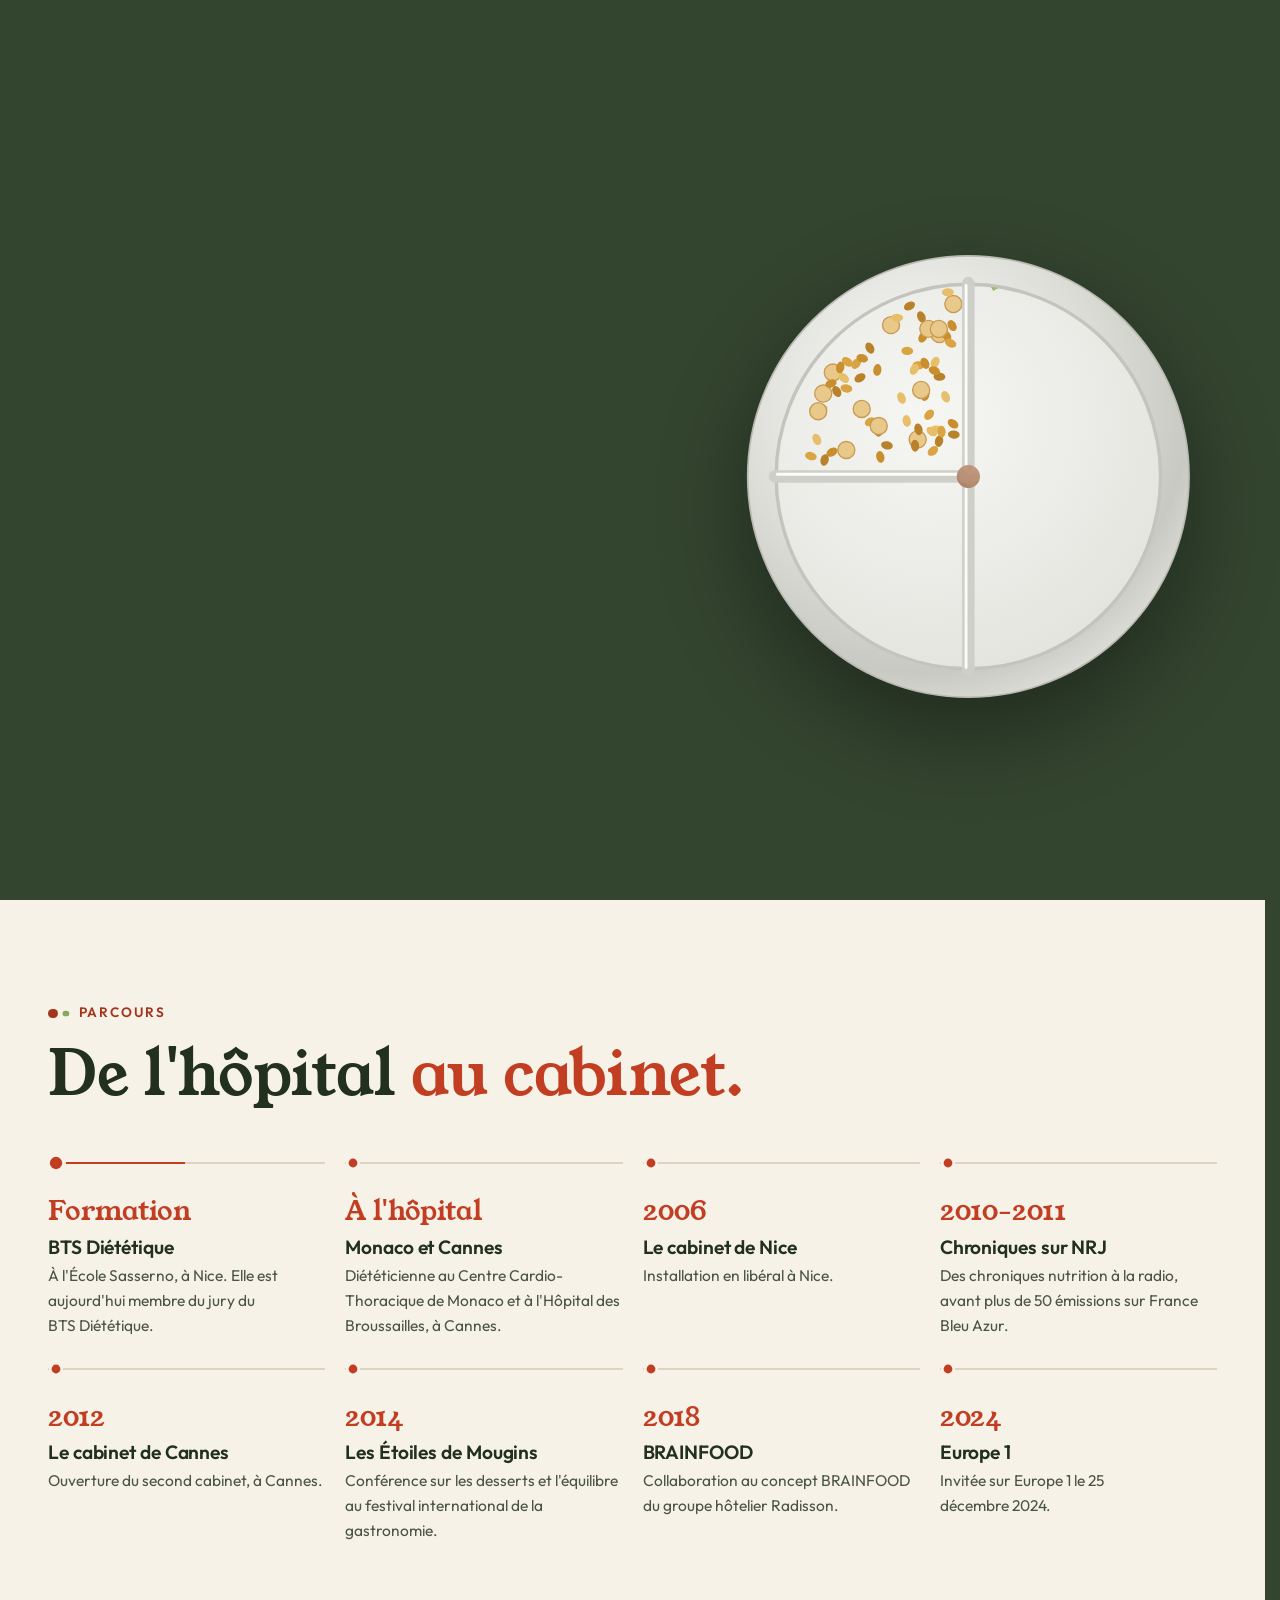
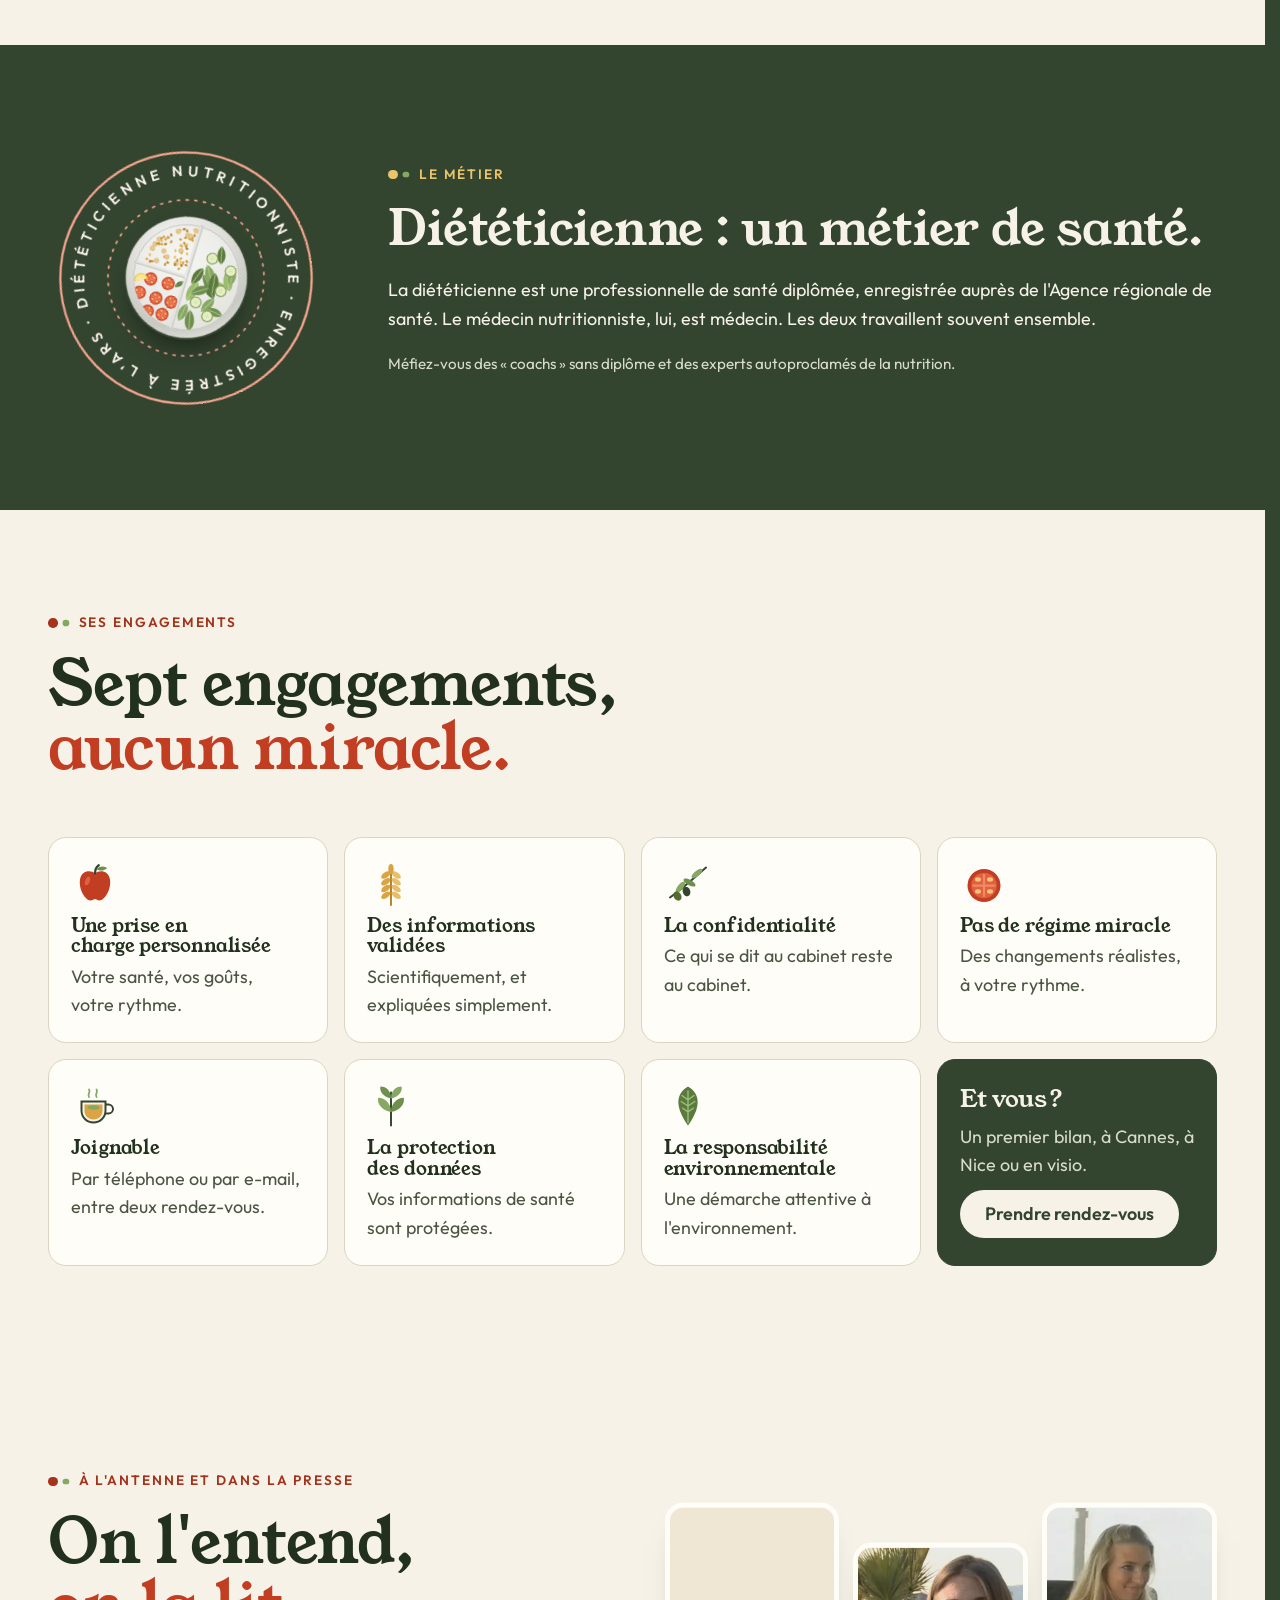
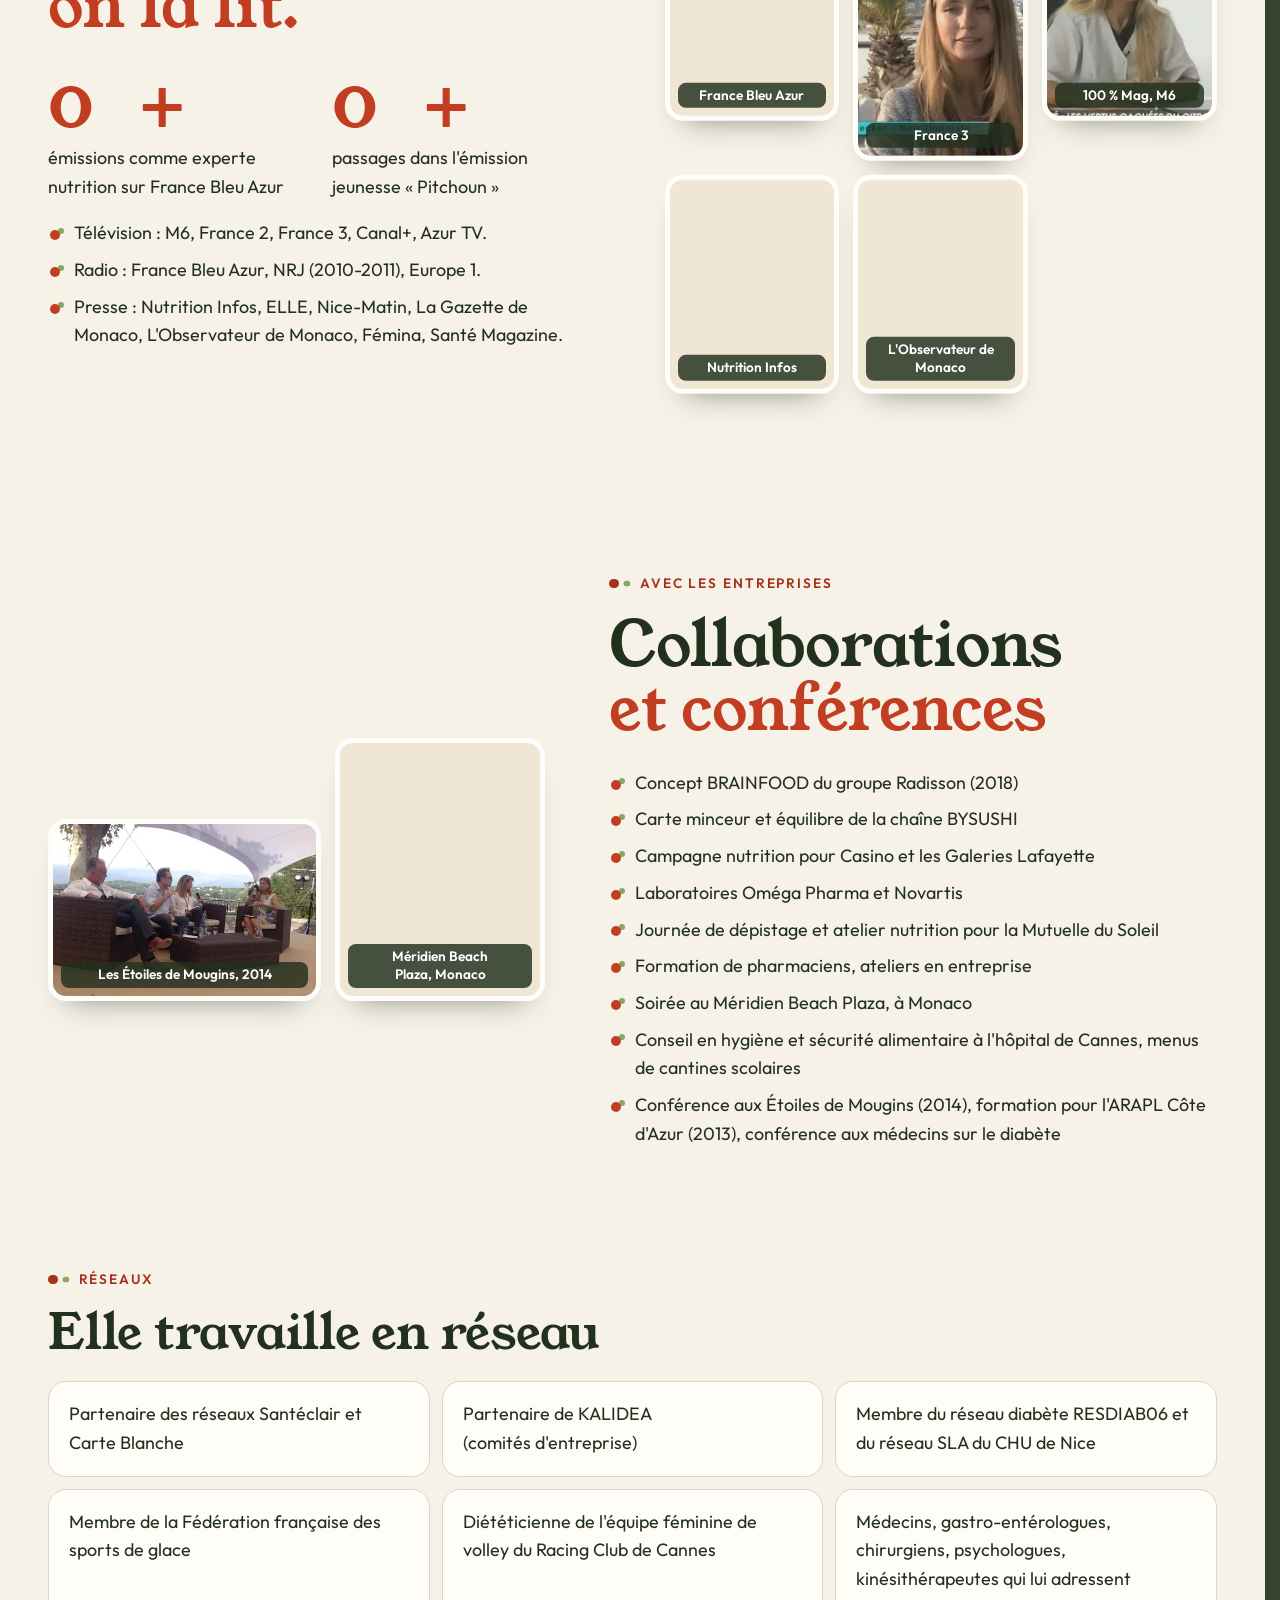
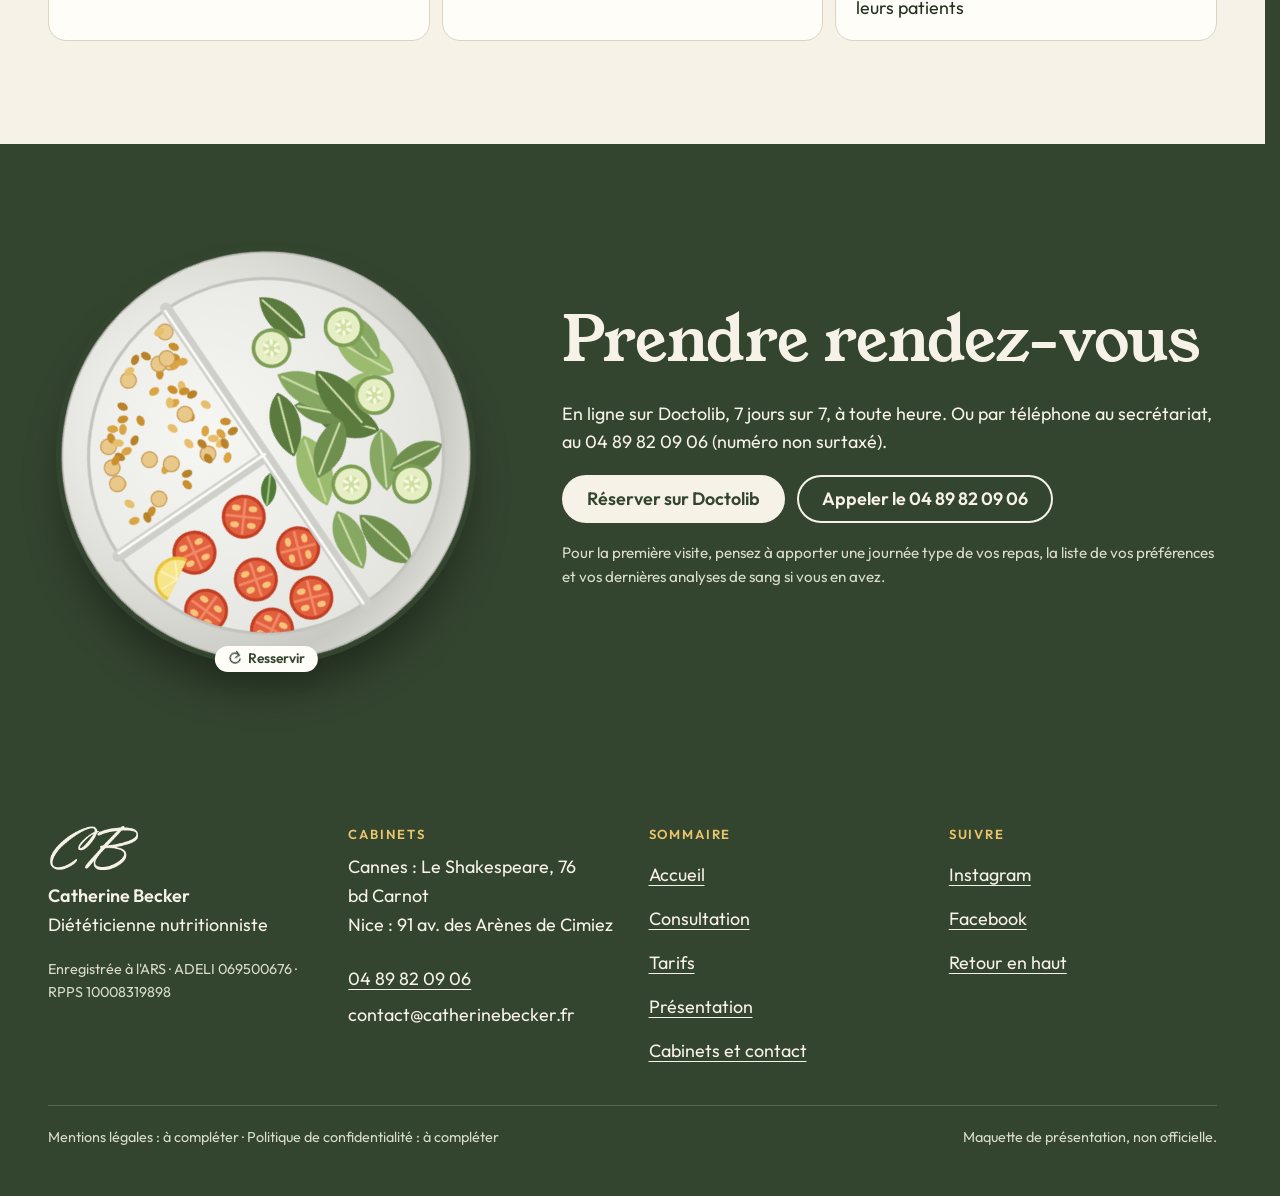
<file: presentation.html>
<!doctype html>
<html lang="fr" data-v="3" data-curseur>
<head>
<meta charset="utf-8">
<meta name="viewport" content="width=device-width, initial-scale=1, viewport-fit=cover">
<title>Présentation : Catherine Becker, diététicienne nutritionniste</title>
<meta name="description" content="Plus de 20 ans d&#39;exercice, l&#39;hôpital, la radio et la télévision : le parcours et les engagements de Catherine Becker.">
<meta name="robots" content="noindex, nofollow">
<link rel="canonical" href="https://catherine-becker-maquette.vercel.app/presentation">
<style>:root{--fond:#F7F2E8;--texte:#22301E;--voile-fond:#33442F;--ouverture-fond:#33442F;--menu-fond:#F7F2E8}:root { --entete-h: 72px; --barres-h: 0px; } html { background: var(--fond); color: var(--texte); scrollbar-gutter: stable; } body { margin: 0; background: var(--fond); } html.js:not(.secours):not([data-arrivee="retour"]) [data-anime] { opacity: 0; } html.js:not(.secours):not([data-arrivee="retour"]) [data-anime].vu { opacity: 1; } [data-voile] { position: fixed; inset: 0; z-index: 900; background: var(--voile-fond); transform: translateY(100%); visibility: hidden; pointer-events: none; } html[data-arrivee="voile"]:not(.voile-leve):not(.secours) [data-voile] { transform: none; visibility: visible; } html.secours [data-voile] { visibility: hidden !important; } .ouverture-panneau { position: fixed; inset: 0; z-index: 850; display: none; place-content: center; justify-items: center; background: var(--ouverture-fond, var(--voile-fond)); color: var(--fond); text-align: center; } html.js[data-arrivee="intro"]:not(.secours):not(.intro-finie) .ouverture-panneau { display: grid; } html.defilement-bloque, html.defilement-bloque body, html.js[data-arrivee="intro"]:not(.secours):not(.intro-finie), html.js[data-arrivee="intro"]:not(.secours):not(.intro-finie) body, html[data-arrivee="voile"]:not(.voile-leve):not(.secours), html[data-arrivee="voile"]:not(.voile-leve):not(.secours) body { overflow: hidden; } html.js[data-arrivee="intro"]:not(.secours):not(.intro-finie) { background-color: var(--ouverture-fond, var(--voile-fond)); } html[data-arrivee="voile"]:not(.voile-leve):not(.secours) { background-color: var(--voile-fond); }</style>
<script>(function () {
var d = document.documentElement, ss = null, ls = null;
try { ss = window.sessionStorage; ls = window.localStorage; } catch (e) {}
d.classList.add('js');
var nav = performance.getEntriesByType ? performance.getEntriesByType('navigation')[0] : null;
var type = nav ? nav.type : 'navigate';
var depart = null;
try { depart = JSON.parse(ss.getItem('socle:depart') || 'null'); ss.removeItem('socle:depart'); } catch (e) {}
if (depart && !(Date.now() - depart.t < 15000)) depart = null;
var mode = type === 'back_forward' ? 'retour' : type === 'reload' ? 'intro' : depart ? 'voile' : 'intro';
d.setAttribute('data-arrivee', mode);
if (mode === 'voile' && depart.couleur) d.style.setProperty('--voile-fond', depart.couleur);
if (type === 'reload' && 'scrollRestoration' in history) {
history.scrollRestoration = 'manual';
}
try {
var choisie = ls && ls.getItem('socle:langue');
var langue = (d.lang || '').slice(0, 2);
if (choisie && choisie !== langue && type === 'navigate' && !depart) {
var alt = document.querySelector('link[rel="alternate"][hreflang="' + choisie + '"]');
if (alt) location.replace(new URL(alt.href).pathname + location.search + location.hash);
}
} catch (e) {}
setTimeout(function () { if (!d.classList.contains('demarre')) d.classList.add('secours'); }, 2000);
})();</script>
<link rel="preload" href="/assets/fonts/young-serif-400.woff2" as="font" type="font/woff2" crossorigin>
<link rel="preload" href="/assets/fonts/outfit-400.woff2" as="font" type="font/woff2" crossorigin>
<link rel="stylesheet" href="/assets/css/socle.css?v=3">
<link rel="stylesheet" href="/assets/css/pile.css?v=3">
<link rel="stylesheet" href="/assets/css/horaires.css?v=3">
<link rel="stylesheet" href="/assets/css/site.css?v=3">
<link rel="modulepreload" href="/assets/js/site.js?v=3">
<link rel="modulepreload" href="/assets/js/socle/index.js?v=3">
<script src="/assets/vendor/gsap.min.js" defer></script>
<script src="/assets/vendor/ScrollTrigger.min.js" defer></script>
<script src="/assets/vendor/SplitText.min.js" defer></script>
<script type="module" src="/assets/js/site.js?v=3"></script>
<meta name="theme-color" content="#F7F2E8">
<link rel="icon" href="/assets/images/favicon.svg" type="image/svg+xml">
<link rel="apple-touch-icon" href="/assets/images/apple-touch-icon.png">
<meta property="og:type" content="website">
<meta property="og:site_name" content="Catherine Becker">
<meta property="og:locale" content="fr_FR">
<meta property="og:title" content="Présentation : Catherine Becker, diététicienne nutritionniste">
<meta property="og:description" content="Plus de 20 ans d&#39;exercice, l&#39;hôpital, la radio et la télévision : le parcours et les engagements de Catherine Becker.">
<meta property="og:url" content="https://catherine-becker-maquette.vercel.app/presentation">
<meta property="og:image" content="https://catherine-becker-maquette.vercel.app/assets/partage/presentation-fr.jpg">
<meta property="og:image:width" content="1200">
<meta property="og:image:height" content="630">
<meta property="og:image:alt" content="Portrait de Catherine Becker dans son cabinet">
<meta name="twitter:card" content="summary_large_image">
<script type="application/ld+json">{"@context":"https://schema.org","@type":"MedicalBusiness","name":"Catherine Becker, diététicienne nutritionniste","url":"https://catherine-becker-maquette.vercel.app/","telephone":"+33489820906","email":"contact@catherinebecker.fr","description":"Diététicienne nutritionniste à Cannes et à Nice : bilan diététique avec bio-impédancemétrie, rééquilibrage alimentaire et suivi, au cabinet, à domicile ou en téléconsultation.","priceRange":"35 € – 600 €","sameAs":["https://www.instagram.com/catherine.becker.nutritionist/","https://fr-fr.facebook.com/catherinebeckerDiet/"],"department":[{"@type":"MedicalBusiness","name":"Cabinet de Cannes","telephone":"+33489820906","address":{"@type":"PostalAddress","streetAddress":"Le Shakespeare, 76 boulevard Carnot","postalCode":"06400","addressLocality":"Cannes","addressCountry":"FR"},"openingHoursSpecification":[{"@type":"OpeningHoursSpecification","dayOfWeek":["Monday","Wednesday"],"opens":"08:00","closes":"20:00"},{"@type":"OpeningHoursSpecification","dayOfWeek":"Tuesday","opens":"15:00","closes":"20:00"},{"@type":"OpeningHoursSpecification","dayOfWeek":"Friday","opens":"08:00","closes":"12:00"}]},{"@type":"MedicalBusiness","name":"Cabinet de Nice","telephone":"+33489820906","address":{"@type":"PostalAddress","streetAddress":"Centre paramédical, 91 avenue des Arènes de Cimiez","postalCode":"06000","addressLocality":"Nice","addressCountry":"FR"},"openingHoursSpecification":[{"@type":"OpeningHoursSpecification","dayOfWeek":"Tuesday","opens":"08:00","closes":"12:00"},{"@type":"OpeningHoursSpecification","dayOfWeek":"Thursday","opens":"12:30","closes":"20:00"}]}]}</script>
</head>
<body id="haut">
<div data-voile data-forme="rideau" aria-hidden="true"><div class="voile-contenu"><img src="/assets/images/monogramme-clair.png" alt="" width="107" height="56"><span data-voile-libelle>Présentation</span></div></div>
<div class="ouverture-panneau" data-ouverture aria-hidden="true">
  <div class="ouverture-objet" data-ouverture-objet><svg class="assiette " viewBox="0 0 400 400" aria-hidden="true" focusable="false" >
<defs>
<radialGradient id="intro-inox" cx="38%" cy="32%" r="78%"><stop offset="0" stop-color="#fbfbf9"/><stop offset=".55" stop-color="#dcdcd7"/><stop offset=".8" stop-color="#c9c9c3"/><stop offset="1" stop-color="#e9e9e4"/></radialGradient>
<radialGradient id="intro-fond" cx="40%" cy="35%" r="75%"><stop offset="0" stop-color="#f6f6f3"/><stop offset="1" stop-color="#e2e2dd"/></radialGradient>
<clipPath id="intro-a"><path d="M200 32 A168 168 0 0 1 200 368 Z"/></clipPath><clipPath id="intro-b"><path d="M200 200 L32 200 A168 168 0 0 1 200 32 Z"/></clipPath><clipPath id="intro-c"><path d="M200 200 L200 368 A168 168 0 0 1 32 200 Z"/></clipPath>
</defs>
<g class="assiette-corps">
<circle cx="200" cy="200" r="194" fill="url(#intro-inox)" stroke="#b9b9b2" stroke-width="1.5"/>
<circle cx="200" cy="200" r="170" fill="url(#intro-fond)"/>
<circle cx="200" cy="200" r="169" fill="none" stroke="#c4c4be" stroke-width="3"/>
</g>
<g data-compartiment="b" clip-path="url(#intro-b)"><circle class="aliment" cx="92.7" cy="176.7" r="7.5" fill="#e9c98a" stroke="#c99b55" stroke-width="1.2"/><ellipse class="aliment" cx="186.5" cy="151.2" rx="5.2" ry="3.6" transform="rotate(37.6 186.5 151.2)" fill="#c98f2e"/><ellipse class="aliment" cx="167.9" cy="158" rx="5.2" ry="3.6" transform="rotate(37.9 167.9 158)" fill="#e7be6a"/><ellipse class="aliment" cx="120.4" cy="157.5" rx="5.2" ry="3.6" transform="rotate(75.1 120.4 157.5)" fill="#b8822a"/><ellipse class="aliment" cx="93.5" cy="96.8" rx="5.2" ry="3.6" transform="rotate(37 93.5 96.8)" fill="#d9a441"/><circle class="aliment" cx="174.6" cy="74.7" r="7.5" fill="#e9c98a" stroke="#c99b55" stroke-width="1.2"/><ellipse class="aliment" cx="145.8" cy="149" rx="5.2" ry="3.6" transform="rotate(79.3 145.8 149)" fill="#e7be6a"/><ellipse class="aliment" cx="84.3" cy="122.6" rx="5.2" ry="3.6" transform="rotate(60.6 84.3 122.6)" fill="#b8822a"/><ellipse class="aliment" cx="113.9" cy="156.6" rx="5.2" ry="3.6" transform="rotate(155.1 113.9 156.6)" fill="#d9a441"/><ellipse class="aliment" cx="160.1" cy="78.7" rx="5.2" ry="3.6" transform="rotate(123.4 160.1 78.7)" fill="#c98f2e"/><circle class="aliment" cx="155.4" cy="167.4" r="7.5" fill="#e9c98a" stroke="#c99b55" stroke-width="1.2"/><ellipse class="aliment" cx="128.4" cy="171.8" rx="5.2" ry="3.6" transform="rotate(10.2 128.4 171.8)" fill="#b8822a"/><ellipse class="aliment" cx="156" cy="109.4" rx="5.2" ry="3.6" transform="rotate(179.1 156 109.4)" fill="#d9a441"/><ellipse class="aliment" cx="180.7" cy="73.5" rx="5.2" ry="3.6" transform="rotate(50.7 180.7 73.5)" fill="#c98f2e"/><ellipse class="aliment" cx="171.2" cy="165.8" rx="5.2" ry="3.6" transform="rotate(177.3 171.2 165.8)" fill="#e7be6a"/><circle class="aliment" cx="186.8" cy="48.4" r="7.5" fill="#e9c98a" stroke="#c99b55" stroke-width="1.2"/><ellipse class="aliment" cx="176.6" cy="79.8" rx="5.2" ry="3.6" transform="rotate(176.5 176.6 79.8)" fill="#d9a441"/><ellipse class="aliment" cx="80.1" cy="182.7" rx="5.2" ry="3.6" transform="rotate(150.1 80.1 182.7)" fill="#c98f2e"/><ellipse class="aliment" cx="141.2" cy="128.4" rx="5.2" ry="3.6" transform="rotate(66.9 141.2 128.4)" fill="#e7be6a"/><ellipse class="aliment" cx="158.7" cy="57.1" rx="5.2" ry="3.6" transform="rotate(66 158.7 57.1)" fill="#b8822a"/><circle class="aliment" cx="72.4" cy="127.1" r="7.5" fill="#e9c98a" stroke="#c99b55" stroke-width="1.2"/><ellipse class="aliment" cx="120" cy="105.2" rx="5.2" ry="3.6" transform="rotate(96.9 120 105.2)" fill="#c98f2e"/><ellipse class="aliment" cx="79.2" cy="110.3" rx="5.2" ry="3.6" transform="rotate(32.4 79.2 110.3)" fill="#e7be6a"/><ellipse class="aliment" cx="156.1" cy="156.3" rx="5.2" ry="3.6" transform="rotate(77.7 156.1 156.3)" fill="#b8822a"/><ellipse class="aliment" cx="61.5" cy="180.8" rx="5.2" ry="3.6" transform="rotate(15.3 61.5 180.8)" fill="#d9a441"/><circle class="aliment" cx="132" cy="66.9" r="7.5" fill="#e9c98a" stroke="#c99b55" stroke-width="1.2"/><ellipse class="aliment" cx="170.8" cy="100" rx="5.2" ry="3.6" transform="rotate(115.1 170.8 100)" fill="#e7be6a"/><ellipse class="aliment" cx="113.4" cy="84.4" rx="5.2" ry="3.6" transform="rotate(61.7 113.4 84.4)" fill="#b8822a"/><ellipse class="aliment" cx="146.3" cy="89.4" rx="5.2" ry="3.6" transform="rotate(2.5 146.3 89.4)" fill="#d9a441"/><ellipse class="aliment" cx="162.1" cy="128.3" rx="5.2" ry="3.6" transform="rotate(108.1 162.1 128.3)" fill="#c98f2e"/><circle class="aliment" cx="158.5" cy="123.9" r="7.5" fill="#e9c98a" stroke="#c99b55" stroke-width="1.2"/><ellipse class="aliment" cx="187.2" cy="162.7" rx="5.2" ry="3.6" transform="rotate(5.1 187.2 162.7)" fill="#b8822a"/><ellipse class="aliment" cx="92.8" cy="121.7" rx="5.2" ry="3.6" transform="rotate(10.6 92.8 121.7)" fill="#d9a441"/><ellipse class="aliment" cx="122.6" cy="180.5" rx="5.2" ry="3.6" transform="rotate(76.9 122.6 180.5)" fill="#c98f2e"/><ellipse class="aliment" cx="182" cy="45.1" rx="5.2" ry="3.6" transform="rotate(178.1 182 45.1)" fill="#e7be6a"/><circle class="aliment" cx="80.8" cy="108.6" r="7.5" fill="#e9c98a" stroke="#c99b55" stroke-width="1.2"/><ellipse class="aliment" cx="184.4" cy="81" rx="5.2" ry="3.6" transform="rotate(24.5 184.4 81)" fill="#d9a441"/><ellipse class="aliment" cx="185.7" cy="64.6" rx="5.2" ry="3.6" transform="rotate(59.7 185.7 64.6)" fill="#c98f2e"/><ellipse class="aliment" cx="71" cy="146.3" rx="5.2" ry="3.6" transform="rotate(166.5 71 146.3)" fill="#e7be6a"/><ellipse class="aliment" cx="174.6" cy="112" rx="5.2" ry="3.6" transform="rotate(3.1 174.6 112)" fill="#b8822a"/><circle class="aliment" cx="121.2" cy="155.6" r="7.5" fill="#e9c98a" stroke="#c99b55" stroke-width="1.2"/><ellipse class="aliment" cx="87.4" cy="103.4" rx="5.2" ry="3.6" transform="rotate(102.4 87.4 103.4)" fill="#c98f2e"/><ellipse class="aliment" cx="137.4" cy="60.3" rx="5.2" ry="3.6" transform="rotate(2 137.4 60.3)" fill="#e7be6a"/><ellipse class="aliment" cx="73.6" cy="185" rx="5.2" ry="3.6" transform="rotate(104.8 73.6 185)" fill="#b8822a"/><ellipse class="aliment" cx="165.5" cy="147.8" rx="5.2" ry="3.6" transform="rotate(131.9 165.5 147.8)" fill="#d9a441"/><circle class="aliment" cx="68" cy="142.6" r="7.5" fill="#e9c98a" stroke="#c99b55" stroke-width="1.2"/><ellipse class="aliment" cx="180" cy="127.3" rx="5.2" ry="3.6" transform="rotate(66.2 180 127.3)" fill="#e7be6a"/><ellipse class="aliment" cx="174.2" cy="168.1" rx="5.2" ry="3.6" transform="rotate(101.7 174.2 168.1)" fill="#b8822a"/><ellipse class="aliment" cx="168.8" cy="180.7" rx="5.2" ry="3.6" transform="rotate(141.4 168.8 180.7)" fill="#d9a441"/><ellipse class="aliment" cx="79.2" cy="123.2" rx="5.2" ry="3.6" transform="rotate(157.2 79.2 123.2)" fill="#c98f2e"/><circle class="aliment" cx="106.2" cy="140.6" r="7.5" fill="#e9c98a" stroke="#c99b55" stroke-width="1.2"/><ellipse class="aliment" cx="153.1" cy="171.2" rx="5.2" ry="3.6" transform="rotate(86.9 153.1 171.2)" fill="#b8822a"/><ellipse class="aliment" cx="101.4" cy="102.6" rx="5.2" ry="3.6" transform="rotate(128.7 101.4 102.6)" fill="#d9a441"/><ellipse class="aliment" cx="170.1" cy="105.3" rx="5.2" ry="3.6" transform="rotate(21.6 170.1 105.3)" fill="#c98f2e"/><ellipse class="aliment" cx="152.5" cy="106.5" rx="5.2" ry="3.6" transform="rotate(118.8 152.5 106.5)" fill="#e7be6a"/><circle class="aliment" cx="164.8" cy="70.2" r="7.5" fill="#e9c98a" stroke="#c99b55" stroke-width="1.2"/><ellipse class="aliment" cx="176.4" cy="158.5" rx="5.2" ry="3.6" transform="rotate(83.6 176.4 158.5)" fill="#d9a441"/><ellipse class="aliment" cx="106.7" cy="94.6" rx="5.2" ry="3.6" transform="rotate(17.3 106.7 94.6)" fill="#c98f2e"/><ellipse class="aliment" cx="90.5" cy="110.9" rx="5.2" ry="3.6" transform="rotate(41.2 90.5 110.9)" fill="#e7be6a"/><ellipse class="aliment" cx="148.2" cy="54.3" rx="5.2" ry="3.6" transform="rotate(150.8 148.2 54.3)" fill="#b8822a"/><circle class="aliment" cx="174" cy="70.3" r="7.5" fill="#e9c98a" stroke="#c99b55" stroke-width="1.2"/><ellipse class="aliment" cx="161.8" cy="97.8" rx="5.2" ry="3.6" transform="rotate(63.4 161.8 97.8)" fill="#c98f2e"/><ellipse class="aliment" cx="66.8" cy="164.8" rx="5.2" ry="3.6" transform="rotate(65.5 66.8 164.8)" fill="#e7be6a"/><ellipse class="aliment" cx="104.7" cy="117.5" rx="5.2" ry="3.6" transform="rotate(150.8 104.7 117.5)" fill="#b8822a"/></g>
<g data-compartiment="a" clip-path="url(#intro-a)"><g class="aliment" transform="translate(249.8 329) rotate(166.9)"><path d="M0 -33.349899996072054 C 20.7 -18.3 19.3 15 0 33.349899996072054 C -19.3 15 -20.7 -18.3 0 -33.349899996072054 Z" fill="#6f8f4e"/><path d="M0 -28.7 L0 28.7" stroke="#c9dba6" stroke-width="2" stroke-linecap="round" fill="none"/></g><g class="aliment" transform="translate(221.4 311) rotate(9.6)"><path d="M0 -30.331821873784065 C 18.8 -16.7 17.6 13.6 0 30.331821873784065 C -17.6 13.6 -18.8 -16.7 0 -30.331821873784065 Z" fill="#86a862"/><path d="M0 -26.1 L0 26.1" stroke="#c9dba6" stroke-width="2" stroke-linecap="round" fill="none"/></g><g class="aliment" transform="translate(281.8 214.9) rotate(139.9)"><path d="M0 -33.260431952774525 C 20.6 -18.3 19.3 15 0 33.260431952774525 C -19.3 15 -20.6 -18.3 0 -33.260431952774525 Z" fill="#5b7a3e"/><path d="M0 -28.6 L0 28.6" stroke="#c9dba6" stroke-width="2" stroke-linecap="round" fill="none"/></g><g class="aliment" transform="translate(331 174.4) rotate(153.4)"><path d="M0 -31.68929598107934 C 19.6 -17.4 18.4 14.3 0 31.68929598107934 C -18.4 14.3 -19.6 -17.4 0 -31.68929598107934 Z" fill="#9bbb6e"/><path d="M0 -27.3 L0 27.3" stroke="#c9dba6" stroke-width="2" stroke-linecap="round" fill="none"/></g><g class="aliment" transform="translate(268.4 194.2) rotate(134.8)"><path d="M0 -27.103295028209686 C 16.8 -14.9 15.7 12.2 0 27.103295028209686 C -15.7 12.2 -16.8 -14.9 0 -27.103295028209686 Z" fill="#6f8f4e"/><path d="M0 -23.3 L0 23.3" stroke="#c9dba6" stroke-width="2" stroke-linecap="round" fill="none"/></g><g class="aliment" transform="translate(339.1 155.7) rotate(176.7)"><path d="M0 -28.14618882164359 C 17.5 -15.5 16.3 12.7 0 28.14618882164359 C -16.3 12.7 -17.5 -15.5 0 -28.14618882164359 Z" fill="#86a862"/><path d="M0 -24.2 L0 24.2" stroke="#c9dba6" stroke-width="2" stroke-linecap="round" fill="none"/></g><g class="aliment" transform="translate(232.3 185.9) rotate(19.4)"><path d="M0 -31.47588198632002 C 19.5 -17.3 18.3 14.2 0 31.47588198632002 C -18.3 14.2 -19.5 -17.3 0 -31.47588198632002 Z" fill="#5b7a3e"/><path d="M0 -27.1 L0 27.1" stroke="#c9dba6" stroke-width="2" stroke-linecap="round" fill="none"/></g><g class="aliment" transform="translate(231.1 237.9) rotate(15.2)"><path d="M0 -35.27394552901387 C 21.9 -19.4 20.5 15.9 0 35.27394552901387 C -20.5 15.9 -21.9 -19.4 0 -35.27394552901387 Z" fill="#9bbb6e"/><path d="M0 -30.3 L0 30.3" stroke="#c9dba6" stroke-width="2" stroke-linecap="round" fill="none"/></g><g class="aliment" transform="translate(253.9 228.2) rotate(56.3)"><path d="M0 -30.23286218009889 C 18.7 -16.6 17.5 13.6 0 30.23286218009889 C -17.5 13.6 -18.7 -16.6 0 -30.23286218009889 Z" fill="#6f8f4e"/><path d="M0 -26 L0 26" stroke="#c9dba6" stroke-width="2" stroke-linecap="round" fill="none"/></g><g class="aliment" transform="translate(290.9 266) rotate(28.5)"><path d="M0 -29.717081489041448 C 18.4 -16.3 17.2 13.4 0 29.717081489041448 C -17.2 13.4 -18.4 -16.3 0 -29.717081489041448 Z" fill="#86a862"/><path d="M0 -25.6 L0 25.6" stroke="#c9dba6" stroke-width="2" stroke-linecap="round" fill="none"/></g><g class="aliment" transform="translate(286.7 99.6) rotate(165.7)"><path d="M0 -29.044433826580644 C 18 -16 16.8 13.1 0 29.044433826580644 C -16.8 13.1 -18 -16 0 -29.044433826580644 Z" fill="#5b7a3e"/><path d="M0 -25 L0 25" stroke="#c9dba6" stroke-width="2" stroke-linecap="round" fill="none"/></g><g class="aliment" transform="translate(302.2 197.7) rotate(78.1)"><path d="M0 -28.098639776930213 C 17.4 -15.5 16.3 12.6 0 28.098639776930213 C -16.3 12.6 -17.4 -15.5 0 -28.098639776930213 Z" fill="#9bbb6e"/><path d="M0 -24.2 L0 24.2" stroke="#c9dba6" stroke-width="2" stroke-linecap="round" fill="none"/></g><g class="aliment" transform="translate(317.7 281.1) rotate(97.7)"><path d="M0 -27.736216448247433 C 17.2 -15.3 16.1 12.5 0 27.736216448247433 C -16.1 12.5 -17.2 -15.3 0 -27.736216448247433 Z" fill="#6f8f4e"/><path d="M0 -23.9 L0 23.9" stroke="#c9dba6" stroke-width="2" stroke-linecap="round" fill="none"/></g><g class="aliment" transform="translate(269.7 170.9) rotate(149.2)"><path d="M0 -33.66041670180857 C 20.9 -18.5 19.5 15.1 0 33.66041670180857 C -19.5 15.1 -20.9 -18.5 0 -33.66041670180857 Z" fill="#86a862"/><path d="M0 -28.9 L0 28.9" stroke="#c9dba6" stroke-width="2" stroke-linecap="round" fill="none"/></g><g class="aliment" transform="translate(289.5 194.3) rotate(172.3)"><path d="M0 -35.42848960123956 C 22 -19.5 20.5 15.9 0 35.42848960123956 C -20.5 15.9 -22 -19.5 0 -35.42848960123956 Z" fill="#5b7a3e"/><path d="M0 -30.5 L0 30.5" stroke="#c9dba6" stroke-width="2" stroke-linecap="round" fill="none"/></g><g class="aliment" transform="translate(262 118)"><circle r="19" fill="#7d9d55"/><circle r="15.5" fill="#e6efc4"/><circle r="8" fill="#cfdf9e"/><ellipse cx="5.7" cy="0" rx="1.6" ry="3" transform="rotate(90 5.7 0)" fill="#f5f8e6"/><ellipse cx="2.9" cy="4.9" rx="1.6" ry="3" transform="rotate(150 2.9 4.9)" fill="#f5f8e6"/><ellipse cx="-2.8" cy="4.9" rx="1.6" ry="3" transform="rotate(210 -2.8 4.9)" fill="#f5f8e6"/><ellipse cx="-5.7" cy="0" rx="1.6" ry="3" transform="rotate(270 -5.7 0)" fill="#f5f8e6"/><ellipse cx="-2.9" cy="-4.9" rx="1.6" ry="3" transform="rotate(330 -2.9 -4.9)" fill="#f5f8e6"/><ellipse cx="2.9" cy="-4.9" rx="1.6" ry="3" transform="rotate(390 2.9 -4.9)" fill="#f5f8e6"/></g><g class="aliment" transform="translate(318 210)"><circle r="19" fill="#7d9d55"/><circle r="15.5" fill="#e6efc4"/><circle r="8" fill="#cfdf9e"/><ellipse cx="5.7" cy="0" rx="1.6" ry="3" transform="rotate(90 5.7 0)" fill="#f5f8e6"/><ellipse cx="2.9" cy="4.9" rx="1.6" ry="3" transform="rotate(150 2.9 4.9)" fill="#f5f8e6"/><ellipse cx="-2.8" cy="4.9" rx="1.6" ry="3" transform="rotate(210 -2.8 4.9)" fill="#f5f8e6"/><ellipse cx="-5.7" cy="0" rx="1.6" ry="3" transform="rotate(270 -5.7 0)" fill="#f5f8e6"/><ellipse cx="-2.9" cy="-4.9" rx="1.6" ry="3" transform="rotate(330 -2.9 -4.9)" fill="#f5f8e6"/><ellipse cx="2.9" cy="-4.9" rx="1.6" ry="3" transform="rotate(390 2.9 -4.9)" fill="#f5f8e6"/></g><g class="aliment" transform="translate(252 268)"><circle r="19" fill="#7d9d55"/><circle r="15.5" fill="#e6efc4"/><circle r="8" fill="#cfdf9e"/><ellipse cx="5.7" cy="0" rx="1.6" ry="3" transform="rotate(90 5.7 0)" fill="#f5f8e6"/><ellipse cx="2.9" cy="4.9" rx="1.6" ry="3" transform="rotate(150 2.9 4.9)" fill="#f5f8e6"/><ellipse cx="-2.8" cy="4.9" rx="1.6" ry="3" transform="rotate(210 -2.8 4.9)" fill="#f5f8e6"/><ellipse cx="-5.7" cy="0" rx="1.6" ry="3" transform="rotate(270 -5.7 0)" fill="#f5f8e6"/><ellipse cx="-2.9" cy="-4.9" rx="1.6" ry="3" transform="rotate(330 -2.9 -4.9)" fill="#f5f8e6"/><ellipse cx="2.9" cy="-4.9" rx="1.6" ry="3" transform="rotate(390 2.9 -4.9)" fill="#f5f8e6"/></g><g class="aliment" transform="translate(300 300)"><circle r="19" fill="#7d9d55"/><circle r="15.5" fill="#e6efc4"/><circle r="8" fill="#cfdf9e"/><ellipse cx="5.7" cy="0" rx="1.6" ry="3" transform="rotate(90 5.7 0)" fill="#f5f8e6"/><ellipse cx="2.9" cy="4.9" rx="1.6" ry="3" transform="rotate(150 2.9 4.9)" fill="#f5f8e6"/><ellipse cx="-2.8" cy="4.9" rx="1.6" ry="3" transform="rotate(210 -2.8 4.9)" fill="#f5f8e6"/><ellipse cx="-5.7" cy="0" rx="1.6" ry="3" transform="rotate(270 -5.7 0)" fill="#f5f8e6"/><ellipse cx="-2.9" cy="-4.9" rx="1.6" ry="3" transform="rotate(330 -2.9 -4.9)" fill="#f5f8e6"/><ellipse cx="2.9" cy="-4.9" rx="1.6" ry="3" transform="rotate(390 2.9 -4.9)" fill="#f5f8e6"/></g><g class="aliment" transform="translate(330 140)"><circle r="19" fill="#7d9d55"/><circle r="15.5" fill="#e6efc4"/><circle r="8" fill="#cfdf9e"/><ellipse cx="5.7" cy="0" rx="1.6" ry="3" transform="rotate(90 5.7 0)" fill="#f5f8e6"/><ellipse cx="2.9" cy="4.9" rx="1.6" ry="3" transform="rotate(150 2.9 4.9)" fill="#f5f8e6"/><ellipse cx="-2.8" cy="4.9" rx="1.6" ry="3" transform="rotate(210 -2.8 4.9)" fill="#f5f8e6"/><ellipse cx="-5.7" cy="0" rx="1.6" ry="3" transform="rotate(270 -5.7 0)" fill="#f5f8e6"/><ellipse cx="-2.9" cy="-4.9" rx="1.6" ry="3" transform="rotate(330 -2.9 -4.9)" fill="#f5f8e6"/><ellipse cx="2.9" cy="-4.9" rx="1.6" ry="3" transform="rotate(390 2.9 -4.9)" fill="#f5f8e6"/></g></g>
<g data-compartiment="c" clip-path="url(#intro-c)"><g class="aliment" transform="translate(92 238) rotate(10)"><circle r="21" fill="#c23e22"/><circle r="18" fill="#e2603f"/><path d="M0 -16 L0 16 M-16 0 L16 0" stroke="#f08a66" stroke-width="2.4" stroke-linecap="round"/><ellipse cx="-8" cy="-8" rx="4.2" ry="2.9" fill="#f7c27a"/><ellipse cx="8" cy="-8" rx="4.2" ry="2.9" fill="#f7c27a"/><ellipse cx="-8" cy="8" rx="4.2" ry="2.9" fill="#f7c27a"/><ellipse cx="8" cy="8" rx="4.2" ry="2.9" fill="#f7c27a"/></g><g class="aliment" transform="translate(150 236) rotate(40)"><circle r="21" fill="#c23e22"/><circle r="18" fill="#e2603f"/><path d="M0 -16 L0 16 M-16 0 L16 0" stroke="#f08a66" stroke-width="2.4" stroke-linecap="round"/><ellipse cx="-8" cy="-8" rx="4.2" ry="2.9" fill="#f7c27a"/><ellipse cx="8" cy="-8" rx="4.2" ry="2.9" fill="#f7c27a"/><ellipse cx="-8" cy="8" rx="4.2" ry="2.9" fill="#f7c27a"/><ellipse cx="8" cy="8" rx="4.2" ry="2.9" fill="#f7c27a"/></g><g class="aliment" transform="translate(70 290) rotate(70)"><circle r="21" fill="#c23e22"/><circle r="18" fill="#e2603f"/><path d="M0 -16 L0 16 M-16 0 L16 0" stroke="#f08a66" stroke-width="2.4" stroke-linecap="round"/><ellipse cx="-8" cy="-8" rx="4.2" ry="2.9" fill="#f7c27a"/><ellipse cx="8" cy="-8" rx="4.2" ry="2.9" fill="#f7c27a"/><ellipse cx="-8" cy="8" rx="4.2" ry="2.9" fill="#f7c27a"/><ellipse cx="8" cy="8" rx="4.2" ry="2.9" fill="#f7c27a"/></g><g class="aliment" transform="translate(126 292) rotate(15)"><circle r="21" fill="#c23e22"/><circle r="18" fill="#e2603f"/><path d="M0 -16 L0 16 M-16 0 L16 0" stroke="#f08a66" stroke-width="2.4" stroke-linecap="round"/><ellipse cx="-8" cy="-8" rx="4.2" ry="2.9" fill="#f7c27a"/><ellipse cx="8" cy="-8" rx="4.2" ry="2.9" fill="#f7c27a"/><ellipse cx="-8" cy="8" rx="4.2" ry="2.9" fill="#f7c27a"/><ellipse cx="8" cy="8" rx="4.2" ry="2.9" fill="#f7c27a"/></g><g class="aliment" transform="translate(176 290) rotate(110)"><circle r="21" fill="#c23e22"/><circle r="18" fill="#e2603f"/><path d="M0 -16 L0 16 M-16 0 L16 0" stroke="#f08a66" stroke-width="2.4" stroke-linecap="round"/><ellipse cx="-8" cy="-8" rx="4.2" ry="2.9" fill="#f7c27a"/><ellipse cx="8" cy="-8" rx="4.2" ry="2.9" fill="#f7c27a"/><ellipse cx="-8" cy="8" rx="4.2" ry="2.9" fill="#f7c27a"/><ellipse cx="8" cy="8" rx="4.2" ry="2.9" fill="#f7c27a"/></g><g class="aliment" transform="translate(112 340) rotate(60)"><circle r="21" fill="#c23e22"/><circle r="18" fill="#e2603f"/><path d="M0 -16 L0 16 M-16 0 L16 0" stroke="#f08a66" stroke-width="2.4" stroke-linecap="round"/><ellipse cx="-8" cy="-8" rx="4.2" ry="2.9" fill="#f7c27a"/><ellipse cx="8" cy="-8" rx="4.2" ry="2.9" fill="#f7c27a"/><ellipse cx="-8" cy="8" rx="4.2" ry="2.9" fill="#f7c27a"/><ellipse cx="8" cy="8" rx="4.2" ry="2.9" fill="#f7c27a"/></g><g class="aliment" transform="translate(160 336) rotate(20)"><circle r="21" fill="#c23e22"/><circle r="18" fill="#e2603f"/><path d="M0 -16 L0 16 M-16 0 L16 0" stroke="#f08a66" stroke-width="2.4" stroke-linecap="round"/><ellipse cx="-8" cy="-8" rx="4.2" ry="2.9" fill="#f7c27a"/><ellipse cx="8" cy="-8" rx="4.2" ry="2.9" fill="#f7c27a"/><ellipse cx="-8" cy="8" rx="4.2" ry="2.9" fill="#f7c27a"/><ellipse cx="8" cy="8" rx="4.2" ry="2.9" fill="#f7c27a"/></g><g class="aliment" transform="translate(64 250) rotate(-30)"><path d="M-22 0 A 22 22 0 0 1 22 0 Z" fill="#e8c437"/><path d="M-19 0 A 19 19 0 0 1 19 0 Z" fill="#f8e58a"/><path d="M0 0 L-14.4 -9.1" stroke="#fbf1c2" stroke-width="1.6"/><path d="M0 0 L0 -17" stroke="#fbf1c2" stroke-width="1.6"/><path d="M0 0 L14.4 -9.1" stroke="#fbf1c2" stroke-width="1.6"/></g><g class="aliment" transform="translate(184 228) rotate(40)"><path d="M0 -16 C 9.9 -8.8 9.3 7.2 0 16 C -9.3 7.2 -9.9 -8.8 0 -16 Z" fill="#4f7a37"/><path d="M0 -13.8 L0 13.8" stroke="#9fc07a" stroke-width="2" stroke-linecap="round" fill="none"/></g><g class="aliment" transform="translate(58 322) rotate(-50)"><path d="M0 -15 C 9.3 -8.2 8.7 6.8 0 15 C -8.7 6.8 -9.3 -8.2 0 -15 Z" fill="#4f7a37"/><path d="M0 -12.9 L0 12.9" stroke="#9fc07a" stroke-width="2" stroke-linecap="round" fill="none"/></g></g>
<g class="assiette-cloisons"><path d="M200 30 L200 370 M30 200 L200 200" stroke="#cfcfca" stroke-width="11" stroke-linecap="round" fill="none"/><path d="M198 32 L198 368 M32 198 L200 198" stroke="#fbfbf9" stroke-width="2.5" stroke-linecap="round" fill="none"/></g>
</svg></div>
  <p class="ouverture-ligne"><img src="/assets/images/monogramme-clair.png" alt="" width="69" height="36"><span>Diététicienne nutritionniste · Cannes &amp; Nice</span></p>
</div>
<a class="evitement" href="#contenu">Aller au contenu</a>
<header data-entete>
  <div class="entete-rangee">
    <a class="entete-logo" href="/" data-libelle="Accueil">
      <img src="/assets/images/monogramme.png" alt="" width="84" height="44"><span class="entete-nom"><b>Catherine Becker</b><small>Diététicienne nutritionniste</small></span>
    </a>
    <nav data-nav aria-label="Navigation principale">
      <ul><li><a href="/consultation" data-libelle="Consultation">Consultation</a></li><li><a href="/tarifs" data-libelle="Tarifs">Tarifs</a></li><li><a href="/presentation" data-libelle="Présentation" aria-current="page">Présentation</a></li><li><a href="/contact" data-libelle="Cabinets et contact">Cabinets et contact</a></li></ul>
    </nav>
    <div class="entete-actions">
      <a class="bouton" href="https://www.doctolib.fr/dieteticien/nice/catherine-becker" target="_blank" rel="noopener">Prendre rendez-vous<span class="visuellement-cache"> (Doctolib, nouvel onglet)</span></a>
      <button type="button" data-menu-bouton aria-controls="menu" aria-expanded="false" data-libelle-ouvrir="Menu" data-libelle-fermer="Fermer"><span data-libelle-bouton>Menu</span></button>
      <a class="menu-sansjs" href="#menu" data-menu-lien>Menu</a>
    </div>
  </div>
</header>
<script>/* Avant le premier affichage : rangées de la navigation (même règle que ajusterNav dans assets/js/socle/entete.js)
   et hauteur réelle de l'en-tête, pour que rien ne saute quand le JavaScript du site prend la main. */
(function () {
  var h = document.documentElement, u = document.querySelector('[data-nav] ul'), e = document.querySelector('[data-entete]');
  if (u) {
    var deborde = function () { return u.scrollWidth > u.clientWidth + 1; }, c = deborde();
    if (c && window.matchMedia('(min-width: 900px)').matches) {
      h.classList.add('nav-deux-rangees'); c = deborde();
      if (c) { h.classList.add('nav-deux-lignes'); var a = u.querySelector('a'); c = !a || u.getBoundingClientRect().height > a.getBoundingClientRect().height * 2.5; }
      if (c) h.classList.remove('nav-deux-rangees', 'nav-deux-lignes');
    }
    if (c) h.classList.add('nav-compacte');
  }
  if (e) h.style.setProperty('--entete-h', Math.round(e.getBoundingClientRect().height) + 'px');
})();</script>
<span id="menu-ferme" aria-hidden="true"></span>
<div id="menu" data-menu role="dialog" aria-modal="true" aria-label="Menu">
  <p class="menu-sansjs-fermer"><a href="#menu-ferme">Fermer</a></p>
  <ul><li style="--i:0"><a href="/" class="menu-lien" data-libelle="Accueil">Accueil</a></li><li style="--i:1"><a href="/consultation" class="menu-lien" data-libelle="Consultation">Consultation</a></li><li style="--i:2"><a href="/tarifs" class="menu-lien" data-libelle="Tarifs">Tarifs</a></li><li style="--i:3"><a href="/presentation" class="menu-lien" data-libelle="Présentation" aria-current="page">Présentation</a></li><li style="--i:4"><a href="/contact" class="menu-lien" data-libelle="Cabinets et contact">Cabinets et contact</a></li></ul>
  <p class="menu-actions"><a class="bouton" href="https://www.doctolib.fr/dieteticien/nice/catherine-becker" target="_blank" rel="noopener">Prendre rendez-vous</a> <a class="bouton bouton--contour" href="tel:+33489820906">Appeler 04 89 82 09 06</a></p>
</div>
<main id="contenu" tabindex="-1">
<section class="ouv-portrait" id="debut">
  <div class="ouv-portrait-texte">
    <p class="surtitre">Présentation</p>
    <h1 class="titre-geant" data-anime="lignes">Catherine <em>Becker</em></h1>
    <p class="chapo masque-ecran-bas masque-petit-ecran">Diététicienne nutritionniste depuis plus de 20 ans, à Nice depuis 2006 et à Cannes depuis 2012. Formée à l&#39;hôpital, entendue à la radio, toujours au cabinet.</p>
    <p class="ouv-actions">
      <a class="bouton" href="https://www.doctolib.fr/dieteticien/nice/catherine-becker" target="_blank" rel="noopener" data-action-principale>Prendre rendez-vous<span class="visuellement-cache"> (Doctolib, nouvel onglet)</span></a>
    </p>
    <p class="info-cle" data-info-cle>Enregistrée à l&#39;ARS · ADELI 069500676 · RPPS 10008319898</p>
  </div>
  <div class="ouv-portrait-visuel">
    <div class="ouv-portrait-cadre" data-iris-centre>
      <figure class="media ouv-portrait-media" data-fx="zoom" data-fx-force="10" style="--cadrage:33% 34%">
  <picture><source media="(max-width: 760px) and (orientation: portrait)" srcset="/assets/images/presentation-ouverture-mobile-640.webp 640w, /assets/images/presentation-ouverture-mobile-1080.webp 1080w" sizes="(max-width: 760px) 90vw, 40vw">
    <img src="/assets/images/presentation-ouverture-1280.webp" srcset="/assets/images/presentation-ouverture-640.webp 640w, /assets/images/presentation-ouverture-960.webp 960w, /assets/images/presentation-ouverture-1280.webp 1280w" sizes="(max-width: 760px) 90vw, 40vw" alt="Catherine Becker à son bureau de consultation" width="1280" height="1600" fetchpriority="high" loading="eager" decoding="async">
  </picture>
</figure>
    </div>
    <span class="ouv-portrait-ingredient" data-effet="ingredients" data-superpose aria-hidden="true" data-vitesse="-0.3"><svg class="icone" viewBox="0 0 64 64" aria-hidden="true" focusable="false" data-visuel><path d="M8 50C22 40 38 26 56 10" stroke="#33442f" stroke-width="2.6" fill="none" stroke-linecap="round"/><ellipse cx="22" cy="36" rx="9" ry="3.6" fill="#86a862" transform="rotate(-50 22 36)"/><ellipse cx="34" cy="30" rx="9" ry="3.6" fill="#6f8f4e" transform="rotate(30 34 30)"/><ellipse cx="44" cy="18" rx="9" ry="3.6" fill="#86a862" transform="rotate(-40 44 18)"/><ellipse cx="18" cy="48" rx="5" ry="6.5" fill="#556b2f" transform="rotate(-30 18 48)"/><ellipse cx="30" cy="42" rx="5" ry="6.5" fill="#33442f" transform="rotate(-20 30 42)"/></svg></span>
  </div>
</section>
<section class="parcours" id="parcours">
  <div class="conteneur">
    <div class="tete-section">
      <p class="surtitre">Parcours</p>
      <h2 class="titre-section" data-anime="lignes">De l&#39;hôpital <em>au cabinet.</em></h2>
    </div>
    <ol class="frise" data-anime="cascade" data-effet="frise">
      <li class="frise-etape"><p class="frise-quand">Formation</p><h3>BTS Diététique</h3><p>À l&#39;École Sasserno, à Nice. Elle est aujourd&#39;hui membre du jury du BTS Diététique.</p></li><li class="frise-etape"><p class="frise-quand">À l&#39;hôpital</p><h3>Monaco et Cannes</h3><p>Diététicienne au Centre Cardio-Thoracique de Monaco et à l&#39;Hôpital des Broussailles, à Cannes.</p></li><li class="frise-etape"><p class="frise-quand">2006</p><h3>Le cabinet de Nice</h3><p>Installation en libéral à Nice.</p></li><li class="frise-etape"><p class="frise-quand">2010-2011</p><h3>Chroniques sur NRJ</h3><p>Des chroniques nutrition à la radio, avant plus de 50 émissions sur France Bleu Azur.</p></li><li class="frise-etape"><p class="frise-quand">2012</p><h3>Le cabinet de Cannes</h3><p>Ouverture du second cabinet, à Cannes.</p></li><li class="frise-etape"><p class="frise-quand">2014</p><h3>Les Étoiles de Mougins</h3><p>Conférence sur les desserts et l&#39;équilibre au festival international de la gastronomie.</p></li><li class="frise-etape"><p class="frise-quand">2018</p><h3>BRAINFOOD</h3><p>Collaboration au concept BRAINFOOD du groupe hôtelier Radisson.</p></li><li class="frise-etape"><p class="frise-quand">2024</p><h3>Europe 1</h3><p>Invitée sur Europe 1 le 25 décembre 2024.</p></li>
    </ol>
  </div>
</section>
<section class="metier fond-olive" id="metier">
  <div class="conteneur metier-grille">
    <div class="metier-sceau" data-effet="sceau" data-visuel aria-hidden="true">
      <svg class="metier-anneau" viewBox="0 0 240 240" focusable="false"><defs><path id="sceau-cercle" d="M120 120 m -94 0 a 94 94 0 1 1 188 0 a 94 94 0 1 1 -188 0"/></defs>
        <circle cx="120" cy="120" r="116" fill="none" stroke="currentColor" stroke-width="2"/><circle cx="120" cy="120" r="72" fill="none" stroke="currentColor" stroke-width="1.5" stroke-dasharray="2 6" stroke-linecap="round"/>
        <text><textPath href="#sceau-cercle" textLength="580">DIÉTÉTICIENNE NUTRITIONNISTE · ENREGISTRÉE À L’ARS · </textPath></text></svg>
      <div class="metier-sceau-centre"><svg class="assiette " viewBox="0 0 400 400" aria-hidden="true" focusable="false" >
<defs>
<radialGradient id="sceau-inox" cx="38%" cy="32%" r="78%"><stop offset="0" stop-color="#fbfbf9"/><stop offset=".55" stop-color="#dcdcd7"/><stop offset=".8" stop-color="#c9c9c3"/><stop offset="1" stop-color="#e9e9e4"/></radialGradient>
<radialGradient id="sceau-fond" cx="40%" cy="35%" r="75%"><stop offset="0" stop-color="#f6f6f3"/><stop offset="1" stop-color="#e2e2dd"/></radialGradient>
<clipPath id="sceau-a"><path d="M200 32 A168 168 0 0 1 200 368 Z"/></clipPath><clipPath id="sceau-b"><path d="M200 200 L32 200 A168 168 0 0 1 200 32 Z"/></clipPath><clipPath id="sceau-c"><path d="M200 200 L200 368 A168 168 0 0 1 32 200 Z"/></clipPath>
</defs>
<g class="assiette-corps">
<circle cx="200" cy="200" r="194" fill="url(#sceau-inox)" stroke="#b9b9b2" stroke-width="1.5"/>
<circle cx="200" cy="200" r="170" fill="url(#sceau-fond)"/>
<circle cx="200" cy="200" r="169" fill="none" stroke="#c4c4be" stroke-width="3"/>
</g>
<g data-compartiment="b" clip-path="url(#sceau-b)"><circle class="aliment" cx="92.7" cy="176.7" r="7.5" fill="#e9c98a" stroke="#c99b55" stroke-width="1.2"/><ellipse class="aliment" cx="186.5" cy="151.2" rx="5.2" ry="3.6" transform="rotate(37.6 186.5 151.2)" fill="#c98f2e"/><ellipse class="aliment" cx="167.9" cy="158" rx="5.2" ry="3.6" transform="rotate(37.9 167.9 158)" fill="#e7be6a"/><ellipse class="aliment" cx="120.4" cy="157.5" rx="5.2" ry="3.6" transform="rotate(75.1 120.4 157.5)" fill="#b8822a"/><ellipse class="aliment" cx="93.5" cy="96.8" rx="5.2" ry="3.6" transform="rotate(37 93.5 96.8)" fill="#d9a441"/><circle class="aliment" cx="174.6" cy="74.7" r="7.5" fill="#e9c98a" stroke="#c99b55" stroke-width="1.2"/><ellipse class="aliment" cx="145.8" cy="149" rx="5.2" ry="3.6" transform="rotate(79.3 145.8 149)" fill="#e7be6a"/><ellipse class="aliment" cx="84.3" cy="122.6" rx="5.2" ry="3.6" transform="rotate(60.6 84.3 122.6)" fill="#b8822a"/><ellipse class="aliment" cx="113.9" cy="156.6" rx="5.2" ry="3.6" transform="rotate(155.1 113.9 156.6)" fill="#d9a441"/><ellipse class="aliment" cx="160.1" cy="78.7" rx="5.2" ry="3.6" transform="rotate(123.4 160.1 78.7)" fill="#c98f2e"/><circle class="aliment" cx="155.4" cy="167.4" r="7.5" fill="#e9c98a" stroke="#c99b55" stroke-width="1.2"/><ellipse class="aliment" cx="128.4" cy="171.8" rx="5.2" ry="3.6" transform="rotate(10.2 128.4 171.8)" fill="#b8822a"/><ellipse class="aliment" cx="156" cy="109.4" rx="5.2" ry="3.6" transform="rotate(179.1 156 109.4)" fill="#d9a441"/><ellipse class="aliment" cx="180.7" cy="73.5" rx="5.2" ry="3.6" transform="rotate(50.7 180.7 73.5)" fill="#c98f2e"/><ellipse class="aliment" cx="171.2" cy="165.8" rx="5.2" ry="3.6" transform="rotate(177.3 171.2 165.8)" fill="#e7be6a"/><circle class="aliment" cx="186.8" cy="48.4" r="7.5" fill="#e9c98a" stroke="#c99b55" stroke-width="1.2"/><ellipse class="aliment" cx="176.6" cy="79.8" rx="5.2" ry="3.6" transform="rotate(176.5 176.6 79.8)" fill="#d9a441"/><ellipse class="aliment" cx="80.1" cy="182.7" rx="5.2" ry="3.6" transform="rotate(150.1 80.1 182.7)" fill="#c98f2e"/><ellipse class="aliment" cx="141.2" cy="128.4" rx="5.2" ry="3.6" transform="rotate(66.9 141.2 128.4)" fill="#e7be6a"/><ellipse class="aliment" cx="158.7" cy="57.1" rx="5.2" ry="3.6" transform="rotate(66 158.7 57.1)" fill="#b8822a"/><circle class="aliment" cx="72.4" cy="127.1" r="7.5" fill="#e9c98a" stroke="#c99b55" stroke-width="1.2"/><ellipse class="aliment" cx="120" cy="105.2" rx="5.2" ry="3.6" transform="rotate(96.9 120 105.2)" fill="#c98f2e"/><ellipse class="aliment" cx="79.2" cy="110.3" rx="5.2" ry="3.6" transform="rotate(32.4 79.2 110.3)" fill="#e7be6a"/><ellipse class="aliment" cx="156.1" cy="156.3" rx="5.2" ry="3.6" transform="rotate(77.7 156.1 156.3)" fill="#b8822a"/><ellipse class="aliment" cx="61.5" cy="180.8" rx="5.2" ry="3.6" transform="rotate(15.3 61.5 180.8)" fill="#d9a441"/><circle class="aliment" cx="132" cy="66.9" r="7.5" fill="#e9c98a" stroke="#c99b55" stroke-width="1.2"/><ellipse class="aliment" cx="170.8" cy="100" rx="5.2" ry="3.6" transform="rotate(115.1 170.8 100)" fill="#e7be6a"/><ellipse class="aliment" cx="113.4" cy="84.4" rx="5.2" ry="3.6" transform="rotate(61.7 113.4 84.4)" fill="#b8822a"/><ellipse class="aliment" cx="146.3" cy="89.4" rx="5.2" ry="3.6" transform="rotate(2.5 146.3 89.4)" fill="#d9a441"/><ellipse class="aliment" cx="162.1" cy="128.3" rx="5.2" ry="3.6" transform="rotate(108.1 162.1 128.3)" fill="#c98f2e"/><circle class="aliment" cx="158.5" cy="123.9" r="7.5" fill="#e9c98a" stroke="#c99b55" stroke-width="1.2"/><ellipse class="aliment" cx="187.2" cy="162.7" rx="5.2" ry="3.6" transform="rotate(5.1 187.2 162.7)" fill="#b8822a"/><ellipse class="aliment" cx="92.8" cy="121.7" rx="5.2" ry="3.6" transform="rotate(10.6 92.8 121.7)" fill="#d9a441"/><ellipse class="aliment" cx="122.6" cy="180.5" rx="5.2" ry="3.6" transform="rotate(76.9 122.6 180.5)" fill="#c98f2e"/><ellipse class="aliment" cx="182" cy="45.1" rx="5.2" ry="3.6" transform="rotate(178.1 182 45.1)" fill="#e7be6a"/><circle class="aliment" cx="80.8" cy="108.6" r="7.5" fill="#e9c98a" stroke="#c99b55" stroke-width="1.2"/><ellipse class="aliment" cx="184.4" cy="81" rx="5.2" ry="3.6" transform="rotate(24.5 184.4 81)" fill="#d9a441"/><ellipse class="aliment" cx="185.7" cy="64.6" rx="5.2" ry="3.6" transform="rotate(59.7 185.7 64.6)" fill="#c98f2e"/><ellipse class="aliment" cx="71" cy="146.3" rx="5.2" ry="3.6" transform="rotate(166.5 71 146.3)" fill="#e7be6a"/><ellipse class="aliment" cx="174.6" cy="112" rx="5.2" ry="3.6" transform="rotate(3.1 174.6 112)" fill="#b8822a"/><circle class="aliment" cx="121.2" cy="155.6" r="7.5" fill="#e9c98a" stroke="#c99b55" stroke-width="1.2"/><ellipse class="aliment" cx="87.4" cy="103.4" rx="5.2" ry="3.6" transform="rotate(102.4 87.4 103.4)" fill="#c98f2e"/><ellipse class="aliment" cx="137.4" cy="60.3" rx="5.2" ry="3.6" transform="rotate(2 137.4 60.3)" fill="#e7be6a"/><ellipse class="aliment" cx="73.6" cy="185" rx="5.2" ry="3.6" transform="rotate(104.8 73.6 185)" fill="#b8822a"/><ellipse class="aliment" cx="165.5" cy="147.8" rx="5.2" ry="3.6" transform="rotate(131.9 165.5 147.8)" fill="#d9a441"/><circle class="aliment" cx="68" cy="142.6" r="7.5" fill="#e9c98a" stroke="#c99b55" stroke-width="1.2"/><ellipse class="aliment" cx="180" cy="127.3" rx="5.2" ry="3.6" transform="rotate(66.2 180 127.3)" fill="#e7be6a"/><ellipse class="aliment" cx="174.2" cy="168.1" rx="5.2" ry="3.6" transform="rotate(101.7 174.2 168.1)" fill="#b8822a"/><ellipse class="aliment" cx="168.8" cy="180.7" rx="5.2" ry="3.6" transform="rotate(141.4 168.8 180.7)" fill="#d9a441"/><ellipse class="aliment" cx="79.2" cy="123.2" rx="5.2" ry="3.6" transform="rotate(157.2 79.2 123.2)" fill="#c98f2e"/><circle class="aliment" cx="106.2" cy="140.6" r="7.5" fill="#e9c98a" stroke="#c99b55" stroke-width="1.2"/><ellipse class="aliment" cx="153.1" cy="171.2" rx="5.2" ry="3.6" transform="rotate(86.9 153.1 171.2)" fill="#b8822a"/><ellipse class="aliment" cx="101.4" cy="102.6" rx="5.2" ry="3.6" transform="rotate(128.7 101.4 102.6)" fill="#d9a441"/><ellipse class="aliment" cx="170.1" cy="105.3" rx="5.2" ry="3.6" transform="rotate(21.6 170.1 105.3)" fill="#c98f2e"/><ellipse class="aliment" cx="152.5" cy="106.5" rx="5.2" ry="3.6" transform="rotate(118.8 152.5 106.5)" fill="#e7be6a"/><circle class="aliment" cx="164.8" cy="70.2" r="7.5" fill="#e9c98a" stroke="#c99b55" stroke-width="1.2"/><ellipse class="aliment" cx="176.4" cy="158.5" rx="5.2" ry="3.6" transform="rotate(83.6 176.4 158.5)" fill="#d9a441"/><ellipse class="aliment" cx="106.7" cy="94.6" rx="5.2" ry="3.6" transform="rotate(17.3 106.7 94.6)" fill="#c98f2e"/><ellipse class="aliment" cx="90.5" cy="110.9" rx="5.2" ry="3.6" transform="rotate(41.2 90.5 110.9)" fill="#e7be6a"/><ellipse class="aliment" cx="148.2" cy="54.3" rx="5.2" ry="3.6" transform="rotate(150.8 148.2 54.3)" fill="#b8822a"/><circle class="aliment" cx="174" cy="70.3" r="7.5" fill="#e9c98a" stroke="#c99b55" stroke-width="1.2"/><ellipse class="aliment" cx="161.8" cy="97.8" rx="5.2" ry="3.6" transform="rotate(63.4 161.8 97.8)" fill="#c98f2e"/><ellipse class="aliment" cx="66.8" cy="164.8" rx="5.2" ry="3.6" transform="rotate(65.5 66.8 164.8)" fill="#e7be6a"/><ellipse class="aliment" cx="104.7" cy="117.5" rx="5.2" ry="3.6" transform="rotate(150.8 104.7 117.5)" fill="#b8822a"/></g>
<g data-compartiment="a" clip-path="url(#sceau-a)"><g class="aliment" transform="translate(249.8 329) rotate(166.9)"><path d="M0 -33.349899996072054 C 20.7 -18.3 19.3 15 0 33.349899996072054 C -19.3 15 -20.7 -18.3 0 -33.349899996072054 Z" fill="#6f8f4e"/><path d="M0 -28.7 L0 28.7" stroke="#c9dba6" stroke-width="2" stroke-linecap="round" fill="none"/></g><g class="aliment" transform="translate(221.4 311) rotate(9.6)"><path d="M0 -30.331821873784065 C 18.8 -16.7 17.6 13.6 0 30.331821873784065 C -17.6 13.6 -18.8 -16.7 0 -30.331821873784065 Z" fill="#86a862"/><path d="M0 -26.1 L0 26.1" stroke="#c9dba6" stroke-width="2" stroke-linecap="round" fill="none"/></g><g class="aliment" transform="translate(281.8 214.9) rotate(139.9)"><path d="M0 -33.260431952774525 C 20.6 -18.3 19.3 15 0 33.260431952774525 C -19.3 15 -20.6 -18.3 0 -33.260431952774525 Z" fill="#5b7a3e"/><path d="M0 -28.6 L0 28.6" stroke="#c9dba6" stroke-width="2" stroke-linecap="round" fill="none"/></g><g class="aliment" transform="translate(331 174.4) rotate(153.4)"><path d="M0 -31.68929598107934 C 19.6 -17.4 18.4 14.3 0 31.68929598107934 C -18.4 14.3 -19.6 -17.4 0 -31.68929598107934 Z" fill="#9bbb6e"/><path d="M0 -27.3 L0 27.3" stroke="#c9dba6" stroke-width="2" stroke-linecap="round" fill="none"/></g><g class="aliment" transform="translate(268.4 194.2) rotate(134.8)"><path d="M0 -27.103295028209686 C 16.8 -14.9 15.7 12.2 0 27.103295028209686 C -15.7 12.2 -16.8 -14.9 0 -27.103295028209686 Z" fill="#6f8f4e"/><path d="M0 -23.3 L0 23.3" stroke="#c9dba6" stroke-width="2" stroke-linecap="round" fill="none"/></g><g class="aliment" transform="translate(339.1 155.7) rotate(176.7)"><path d="M0 -28.14618882164359 C 17.5 -15.5 16.3 12.7 0 28.14618882164359 C -16.3 12.7 -17.5 -15.5 0 -28.14618882164359 Z" fill="#86a862"/><path d="M0 -24.2 L0 24.2" stroke="#c9dba6" stroke-width="2" stroke-linecap="round" fill="none"/></g><g class="aliment" transform="translate(232.3 185.9) rotate(19.4)"><path d="M0 -31.47588198632002 C 19.5 -17.3 18.3 14.2 0 31.47588198632002 C -18.3 14.2 -19.5 -17.3 0 -31.47588198632002 Z" fill="#5b7a3e"/><path d="M0 -27.1 L0 27.1" stroke="#c9dba6" stroke-width="2" stroke-linecap="round" fill="none"/></g><g class="aliment" transform="translate(231.1 237.9) rotate(15.2)"><path d="M0 -35.27394552901387 C 21.9 -19.4 20.5 15.9 0 35.27394552901387 C -20.5 15.9 -21.9 -19.4 0 -35.27394552901387 Z" fill="#9bbb6e"/><path d="M0 -30.3 L0 30.3" stroke="#c9dba6" stroke-width="2" stroke-linecap="round" fill="none"/></g><g class="aliment" transform="translate(253.9 228.2) rotate(56.3)"><path d="M0 -30.23286218009889 C 18.7 -16.6 17.5 13.6 0 30.23286218009889 C -17.5 13.6 -18.7 -16.6 0 -30.23286218009889 Z" fill="#6f8f4e"/><path d="M0 -26 L0 26" stroke="#c9dba6" stroke-width="2" stroke-linecap="round" fill="none"/></g><g class="aliment" transform="translate(290.9 266) rotate(28.5)"><path d="M0 -29.717081489041448 C 18.4 -16.3 17.2 13.4 0 29.717081489041448 C -17.2 13.4 -18.4 -16.3 0 -29.717081489041448 Z" fill="#86a862"/><path d="M0 -25.6 L0 25.6" stroke="#c9dba6" stroke-width="2" stroke-linecap="round" fill="none"/></g><g class="aliment" transform="translate(286.7 99.6) rotate(165.7)"><path d="M0 -29.044433826580644 C 18 -16 16.8 13.1 0 29.044433826580644 C -16.8 13.1 -18 -16 0 -29.044433826580644 Z" fill="#5b7a3e"/><path d="M0 -25 L0 25" stroke="#c9dba6" stroke-width="2" stroke-linecap="round" fill="none"/></g><g class="aliment" transform="translate(302.2 197.7) rotate(78.1)"><path d="M0 -28.098639776930213 C 17.4 -15.5 16.3 12.6 0 28.098639776930213 C -16.3 12.6 -17.4 -15.5 0 -28.098639776930213 Z" fill="#9bbb6e"/><path d="M0 -24.2 L0 24.2" stroke="#c9dba6" stroke-width="2" stroke-linecap="round" fill="none"/></g><g class="aliment" transform="translate(317.7 281.1) rotate(97.7)"><path d="M0 -27.736216448247433 C 17.2 -15.3 16.1 12.5 0 27.736216448247433 C -16.1 12.5 -17.2 -15.3 0 -27.736216448247433 Z" fill="#6f8f4e"/><path d="M0 -23.9 L0 23.9" stroke="#c9dba6" stroke-width="2" stroke-linecap="round" fill="none"/></g><g class="aliment" transform="translate(269.7 170.9) rotate(149.2)"><path d="M0 -33.66041670180857 C 20.9 -18.5 19.5 15.1 0 33.66041670180857 C -19.5 15.1 -20.9 -18.5 0 -33.66041670180857 Z" fill="#86a862"/><path d="M0 -28.9 L0 28.9" stroke="#c9dba6" stroke-width="2" stroke-linecap="round" fill="none"/></g><g class="aliment" transform="translate(289.5 194.3) rotate(172.3)"><path d="M0 -35.42848960123956 C 22 -19.5 20.5 15.9 0 35.42848960123956 C -20.5 15.9 -22 -19.5 0 -35.42848960123956 Z" fill="#5b7a3e"/><path d="M0 -30.5 L0 30.5" stroke="#c9dba6" stroke-width="2" stroke-linecap="round" fill="none"/></g><g class="aliment" transform="translate(262 118)"><circle r="19" fill="#7d9d55"/><circle r="15.5" fill="#e6efc4"/><circle r="8" fill="#cfdf9e"/><ellipse cx="5.7" cy="0" rx="1.6" ry="3" transform="rotate(90 5.7 0)" fill="#f5f8e6"/><ellipse cx="2.9" cy="4.9" rx="1.6" ry="3" transform="rotate(150 2.9 4.9)" fill="#f5f8e6"/><ellipse cx="-2.8" cy="4.9" rx="1.6" ry="3" transform="rotate(210 -2.8 4.9)" fill="#f5f8e6"/><ellipse cx="-5.7" cy="0" rx="1.6" ry="3" transform="rotate(270 -5.7 0)" fill="#f5f8e6"/><ellipse cx="-2.9" cy="-4.9" rx="1.6" ry="3" transform="rotate(330 -2.9 -4.9)" fill="#f5f8e6"/><ellipse cx="2.9" cy="-4.9" rx="1.6" ry="3" transform="rotate(390 2.9 -4.9)" fill="#f5f8e6"/></g><g class="aliment" transform="translate(318 210)"><circle r="19" fill="#7d9d55"/><circle r="15.5" fill="#e6efc4"/><circle r="8" fill="#cfdf9e"/><ellipse cx="5.7" cy="0" rx="1.6" ry="3" transform="rotate(90 5.7 0)" fill="#f5f8e6"/><ellipse cx="2.9" cy="4.9" rx="1.6" ry="3" transform="rotate(150 2.9 4.9)" fill="#f5f8e6"/><ellipse cx="-2.8" cy="4.9" rx="1.6" ry="3" transform="rotate(210 -2.8 4.9)" fill="#f5f8e6"/><ellipse cx="-5.7" cy="0" rx="1.6" ry="3" transform="rotate(270 -5.7 0)" fill="#f5f8e6"/><ellipse cx="-2.9" cy="-4.9" rx="1.6" ry="3" transform="rotate(330 -2.9 -4.9)" fill="#f5f8e6"/><ellipse cx="2.9" cy="-4.9" rx="1.6" ry="3" transform="rotate(390 2.9 -4.9)" fill="#f5f8e6"/></g><g class="aliment" transform="translate(252 268)"><circle r="19" fill="#7d9d55"/><circle r="15.5" fill="#e6efc4"/><circle r="8" fill="#cfdf9e"/><ellipse cx="5.7" cy="0" rx="1.6" ry="3" transform="rotate(90 5.7 0)" fill="#f5f8e6"/><ellipse cx="2.9" cy="4.9" rx="1.6" ry="3" transform="rotate(150 2.9 4.9)" fill="#f5f8e6"/><ellipse cx="-2.8" cy="4.9" rx="1.6" ry="3" transform="rotate(210 -2.8 4.9)" fill="#f5f8e6"/><ellipse cx="-5.7" cy="0" rx="1.6" ry="3" transform="rotate(270 -5.7 0)" fill="#f5f8e6"/><ellipse cx="-2.9" cy="-4.9" rx="1.6" ry="3" transform="rotate(330 -2.9 -4.9)" fill="#f5f8e6"/><ellipse cx="2.9" cy="-4.9" rx="1.6" ry="3" transform="rotate(390 2.9 -4.9)" fill="#f5f8e6"/></g><g class="aliment" transform="translate(300 300)"><circle r="19" fill="#7d9d55"/><circle r="15.5" fill="#e6efc4"/><circle r="8" fill="#cfdf9e"/><ellipse cx="5.7" cy="0" rx="1.6" ry="3" transform="rotate(90 5.7 0)" fill="#f5f8e6"/><ellipse cx="2.9" cy="4.9" rx="1.6" ry="3" transform="rotate(150 2.9 4.9)" fill="#f5f8e6"/><ellipse cx="-2.8" cy="4.9" rx="1.6" ry="3" transform="rotate(210 -2.8 4.9)" fill="#f5f8e6"/><ellipse cx="-5.7" cy="0" rx="1.6" ry="3" transform="rotate(270 -5.7 0)" fill="#f5f8e6"/><ellipse cx="-2.9" cy="-4.9" rx="1.6" ry="3" transform="rotate(330 -2.9 -4.9)" fill="#f5f8e6"/><ellipse cx="2.9" cy="-4.9" rx="1.6" ry="3" transform="rotate(390 2.9 -4.9)" fill="#f5f8e6"/></g><g class="aliment" transform="translate(330 140)"><circle r="19" fill="#7d9d55"/><circle r="15.5" fill="#e6efc4"/><circle r="8" fill="#cfdf9e"/><ellipse cx="5.7" cy="0" rx="1.6" ry="3" transform="rotate(90 5.7 0)" fill="#f5f8e6"/><ellipse cx="2.9" cy="4.9" rx="1.6" ry="3" transform="rotate(150 2.9 4.9)" fill="#f5f8e6"/><ellipse cx="-2.8" cy="4.9" rx="1.6" ry="3" transform="rotate(210 -2.8 4.9)" fill="#f5f8e6"/><ellipse cx="-5.7" cy="0" rx="1.6" ry="3" transform="rotate(270 -5.7 0)" fill="#f5f8e6"/><ellipse cx="-2.9" cy="-4.9" rx="1.6" ry="3" transform="rotate(330 -2.9 -4.9)" fill="#f5f8e6"/><ellipse cx="2.9" cy="-4.9" rx="1.6" ry="3" transform="rotate(390 2.9 -4.9)" fill="#f5f8e6"/></g></g>
<g data-compartiment="c" clip-path="url(#sceau-c)"><g class="aliment" transform="translate(92 238) rotate(10)"><circle r="21" fill="#c23e22"/><circle r="18" fill="#e2603f"/><path d="M0 -16 L0 16 M-16 0 L16 0" stroke="#f08a66" stroke-width="2.4" stroke-linecap="round"/><ellipse cx="-8" cy="-8" rx="4.2" ry="2.9" fill="#f7c27a"/><ellipse cx="8" cy="-8" rx="4.2" ry="2.9" fill="#f7c27a"/><ellipse cx="-8" cy="8" rx="4.2" ry="2.9" fill="#f7c27a"/><ellipse cx="8" cy="8" rx="4.2" ry="2.9" fill="#f7c27a"/></g><g class="aliment" transform="translate(150 236) rotate(40)"><circle r="21" fill="#c23e22"/><circle r="18" fill="#e2603f"/><path d="M0 -16 L0 16 M-16 0 L16 0" stroke="#f08a66" stroke-width="2.4" stroke-linecap="round"/><ellipse cx="-8" cy="-8" rx="4.2" ry="2.9" fill="#f7c27a"/><ellipse cx="8" cy="-8" rx="4.2" ry="2.9" fill="#f7c27a"/><ellipse cx="-8" cy="8" rx="4.2" ry="2.9" fill="#f7c27a"/><ellipse cx="8" cy="8" rx="4.2" ry="2.9" fill="#f7c27a"/></g><g class="aliment" transform="translate(70 290) rotate(70)"><circle r="21" fill="#c23e22"/><circle r="18" fill="#e2603f"/><path d="M0 -16 L0 16 M-16 0 L16 0" stroke="#f08a66" stroke-width="2.4" stroke-linecap="round"/><ellipse cx="-8" cy="-8" rx="4.2" ry="2.9" fill="#f7c27a"/><ellipse cx="8" cy="-8" rx="4.2" ry="2.9" fill="#f7c27a"/><ellipse cx="-8" cy="8" rx="4.2" ry="2.9" fill="#f7c27a"/><ellipse cx="8" cy="8" rx="4.2" ry="2.9" fill="#f7c27a"/></g><g class="aliment" transform="translate(126 292) rotate(15)"><circle r="21" fill="#c23e22"/><circle r="18" fill="#e2603f"/><path d="M0 -16 L0 16 M-16 0 L16 0" stroke="#f08a66" stroke-width="2.4" stroke-linecap="round"/><ellipse cx="-8" cy="-8" rx="4.2" ry="2.9" fill="#f7c27a"/><ellipse cx="8" cy="-8" rx="4.2" ry="2.9" fill="#f7c27a"/><ellipse cx="-8" cy="8" rx="4.2" ry="2.9" fill="#f7c27a"/><ellipse cx="8" cy="8" rx="4.2" ry="2.9" fill="#f7c27a"/></g><g class="aliment" transform="translate(176 290) rotate(110)"><circle r="21" fill="#c23e22"/><circle r="18" fill="#e2603f"/><path d="M0 -16 L0 16 M-16 0 L16 0" stroke="#f08a66" stroke-width="2.4" stroke-linecap="round"/><ellipse cx="-8" cy="-8" rx="4.2" ry="2.9" fill="#f7c27a"/><ellipse cx="8" cy="-8" rx="4.2" ry="2.9" fill="#f7c27a"/><ellipse cx="-8" cy="8" rx="4.2" ry="2.9" fill="#f7c27a"/><ellipse cx="8" cy="8" rx="4.2" ry="2.9" fill="#f7c27a"/></g><g class="aliment" transform="translate(112 340) rotate(60)"><circle r="21" fill="#c23e22"/><circle r="18" fill="#e2603f"/><path d="M0 -16 L0 16 M-16 0 L16 0" stroke="#f08a66" stroke-width="2.4" stroke-linecap="round"/><ellipse cx="-8" cy="-8" rx="4.2" ry="2.9" fill="#f7c27a"/><ellipse cx="8" cy="-8" rx="4.2" ry="2.9" fill="#f7c27a"/><ellipse cx="-8" cy="8" rx="4.2" ry="2.9" fill="#f7c27a"/><ellipse cx="8" cy="8" rx="4.2" ry="2.9" fill="#f7c27a"/></g><g class="aliment" transform="translate(160 336) rotate(20)"><circle r="21" fill="#c23e22"/><circle r="18" fill="#e2603f"/><path d="M0 -16 L0 16 M-16 0 L16 0" stroke="#f08a66" stroke-width="2.4" stroke-linecap="round"/><ellipse cx="-8" cy="-8" rx="4.2" ry="2.9" fill="#f7c27a"/><ellipse cx="8" cy="-8" rx="4.2" ry="2.9" fill="#f7c27a"/><ellipse cx="-8" cy="8" rx="4.2" ry="2.9" fill="#f7c27a"/><ellipse cx="8" cy="8" rx="4.2" ry="2.9" fill="#f7c27a"/></g><g class="aliment" transform="translate(64 250) rotate(-30)"><path d="M-22 0 A 22 22 0 0 1 22 0 Z" fill="#e8c437"/><path d="M-19 0 A 19 19 0 0 1 19 0 Z" fill="#f8e58a"/><path d="M0 0 L-14.4 -9.1" stroke="#fbf1c2" stroke-width="1.6"/><path d="M0 0 L0 -17" stroke="#fbf1c2" stroke-width="1.6"/><path d="M0 0 L14.4 -9.1" stroke="#fbf1c2" stroke-width="1.6"/></g><g class="aliment" transform="translate(184 228) rotate(40)"><path d="M0 -16 C 9.9 -8.8 9.3 7.2 0 16 C -9.3 7.2 -9.9 -8.8 0 -16 Z" fill="#4f7a37"/><path d="M0 -13.8 L0 13.8" stroke="#9fc07a" stroke-width="2" stroke-linecap="round" fill="none"/></g><g class="aliment" transform="translate(58 322) rotate(-50)"><path d="M0 -15 C 9.3 -8.2 8.7 6.8 0 15 C -8.7 6.8 -9.3 -8.2 0 -15 Z" fill="#4f7a37"/><path d="M0 -12.9 L0 12.9" stroke="#9fc07a" stroke-width="2" stroke-linecap="round" fill="none"/></g></g>
<g class="assiette-cloisons"><path d="M200 30 L200 370 M30 200 L200 200" stroke="#cfcfca" stroke-width="11" stroke-linecap="round" fill="none"/><path d="M198 32 L198 368 M32 198 L200 198" stroke="#fbfbf9" stroke-width="2.5" stroke-linecap="round" fill="none"/></g>
</svg></div>
    </div>
    <div>
      <p class="surtitre">Le métier</p>
      <h2 class="titre-section titre-moyen" data-anime="lignes">Diététicienne : un métier de santé.</h2>
      <p>La diététicienne est une professionnelle de santé diplômée, enregistrée auprès de l&#39;Agence régionale de santé. Le médecin nutritionniste, lui, est médecin. Les deux travaillent souvent ensemble.</p>
      <p class="note">Méfiez-vous des « coachs » sans diplôme et des experts autoproclamés de la nutrition.</p>
    </div>
  </div>
</section>
<section class="engagements" id="engagements">
  <div class="conteneur">
    <div class="tete-section">
      <p class="surtitre">Ses engagements</p>
      <h2 class="titre-section" data-anime="lignes">Sept engagements, <em>aucun miracle.</em></h2>
    </div>
    <ul class="engagements-grille" data-anime="cascade">
      <li class="engagement" data-survol="incline" data-survol-force="3"><svg class="icone" viewBox="0 0 64 64" aria-hidden="true" focusable="false" data-visuel><path d="M32 18c-6-5-18-4-20 8-2 13 7 28 14 28 3 0 4-2 6-2s3 2 6 2c7 0 16-15 14-28-2-12-14-13-20-8z" fill="#c23e22"/><path d="M32 18c0-6 2-9 5-11" stroke="#33442f" stroke-width="3" fill="none" stroke-linecap="round"/><path d="M34 12c5-5 12-4 14-1-5 4-10 4-14 1z" fill="#6f8f4e"/><ellipse cx="22" cy="28" rx="3" ry="6" fill="#e2603f" transform="rotate(20 22 28)"/></svg><h3>Une prise en charge personnalisée</h3><p>Votre santé, vos goûts, votre rythme.</p></li><li class="engagement" data-survol="incline" data-survol-force="3"><svg class="icone" viewBox="0 0 64 64" aria-hidden="true" focusable="false" data-visuel><path d="M32 60V12" stroke="#b8822a" stroke-width="2.6" stroke-linecap="round"/><ellipse cx="25" cy="20" rx="7" ry="3.6" fill="#d9a441" transform="rotate(-35 25 20)"/><ellipse cx="39" cy="20" rx="7" ry="3.6" fill="#e7be6a" transform="rotate(35 39 20)"/><ellipse cx="25" cy="29" rx="7" ry="3.6" fill="#d9a441" transform="rotate(-35 25 29)"/><ellipse cx="39" cy="29" rx="7" ry="3.6" fill="#e7be6a" transform="rotate(35 39 29)"/><ellipse cx="25" cy="38" rx="7" ry="3.6" fill="#d9a441" transform="rotate(-35 25 38)"/><ellipse cx="39" cy="38" rx="7" ry="3.6" fill="#e7be6a" transform="rotate(35 39 38)"/><ellipse cx="25" cy="47" rx="7" ry="3.6" fill="#d9a441" transform="rotate(-35 25 47)"/><ellipse cx="39" cy="47" rx="7" ry="3.6" fill="#e7be6a" transform="rotate(35 39 47)"/><ellipse cx="32" cy="12" rx="3.6" ry="7" fill="#d9a441"/></svg><h3>Des informations validées</h3><p>Scientifiquement, et expliquées simplement.</p></li><li class="engagement" data-survol="incline" data-survol-force="3"><svg class="icone" viewBox="0 0 64 64" aria-hidden="true" focusable="false" data-visuel><path d="M8 50C22 40 38 26 56 10" stroke="#33442f" stroke-width="2.6" fill="none" stroke-linecap="round"/><ellipse cx="22" cy="36" rx="9" ry="3.6" fill="#86a862" transform="rotate(-50 22 36)"/><ellipse cx="34" cy="30" rx="9" ry="3.6" fill="#6f8f4e" transform="rotate(30 34 30)"/><ellipse cx="44" cy="18" rx="9" ry="3.6" fill="#86a862" transform="rotate(-40 44 18)"/><ellipse cx="18" cy="48" rx="5" ry="6.5" fill="#556b2f" transform="rotate(-30 18 48)"/><ellipse cx="30" cy="42" rx="5" ry="6.5" fill="#33442f" transform="rotate(-20 30 42)"/></svg><h3>La confidentialité</h3><p>Ce qui se dit au cabinet reste au cabinet.</p></li><li class="engagement" data-survol="incline" data-survol-force="3"><svg class="icone" viewBox="0 0 64 64" aria-hidden="true" focusable="false" data-visuel><circle cx="32" cy="34" r="22" fill="#c23e22"/><circle cx="32" cy="34" r="17" fill="#e2603f"/><path d="M32 20v28M18 34h28" stroke="#f08a66" stroke-width="3" stroke-linecap="round"/><ellipse cx="24" cy="26" rx="4" ry="3" fill="#f7c27a"/><ellipse cx="40" cy="26" rx="4" ry="3" fill="#f7c27a"/><ellipse cx="24" cy="42" rx="4" ry="3" fill="#f7c27a"/><ellipse cx="40" cy="42" rx="4" ry="3" fill="#f7c27a"/></svg><h3>Pas de régime miracle</h3><p>Des changements réalistes, à votre rythme.</p></li><li class="engagement" data-survol="incline" data-survol-force="3"><svg class="icone" viewBox="0 0 64 64" aria-hidden="true" focusable="false" data-visuel><path d="M14 26h32v12c0 9-7 16-16 16s-16-7-16-16z" fill="#f7f2e8" stroke="#33442f" stroke-width="2.6"/><path d="M46 30h4a6 6 0 010 12h-5" fill="none" stroke="#33442f" stroke-width="2.6"/><path d="M18 30h24v8c0 7-5 12-12 12s-12-5-12-12z" fill="#d9a441"/><path d="M24 20c-3-4 3-6 0-10M34 20c-3-4 3-6 0-10" stroke="#86a862" stroke-width="2.4" fill="none" stroke-linecap="round"/><ellipse cx="30" cy="34" rx="8" ry="3" fill="#86a862"/></svg><h3>Joignable</h3><p>Par téléphone ou par e-mail, entre deux rendez-vous.</p></li><li class="engagement" data-survol="incline" data-survol-force="3"><svg class="icone" viewBox="0 0 64 64" aria-hidden="true" focusable="false" data-visuel><path d="M32 58V14" stroke="#33442f" stroke-width="2.6" stroke-linecap="round"/><path d="M32 22c-10-2-16-10-14-16 8 0 14 6 14 16z" fill="#6f8f4e"/><path d="M32 22c10-2 16-10 14-16-8 0-14 6-14 16z" fill="#86a862"/><path d="M32 40c-12-2-19-11-17-19 9 0 17 8 17 19z" fill="#86a862"/><path d="M32 40c12-2 19-11 17-19-9 0-17 8-17 19z" fill="#6f8f4e"/></svg><h3>La protection des données</h3><p>Vos informations de santé sont protégées.</p></li><li class="engagement" data-survol="incline" data-survol-force="3"><svg class="icone" viewBox="0 0 64 64" aria-hidden="true" focusable="false" data-visuel><path d="M32 6C46 14 52 30 32 58 12 30 18 14 32 6z" fill="#5b7a3e"/><path d="M32 12V54M32 24l8-6M32 32l9-6M32 40l7-5M32 24l-8-6M32 32l-9-6M32 40l-7-5" stroke="#9fc07a" stroke-width="1.8" fill="none" stroke-linecap="round"/></svg><h3>La responsabilité environnementale</h3><p>Une démarche attentive à l&#39;environnement.</p></li>
      <li class="engagement engagement--appel"><h3>Et vous ?</h3><p>Un premier bilan, à Cannes, à Nice ou en visio.</p><a class="bouton bouton--clair" href="https://www.doctolib.fr/dieteticien/nice/catherine-becker" target="_blank" rel="noopener">Prendre rendez-vous<span class="visuellement-cache"> (Doctolib, nouvel onglet)</span></a></li>
    </ul>
  </div>
</section>
<section class="medias" id="medias">
  <div class="conteneur medias-grille">
    <div>
      <p class="surtitre">À l&#39;antenne et dans la presse</p>
      <h2 class="titre-section" data-anime="lignes">On l&#39;entend, <em>on la lit.</em></h2>
      <div class="chiffres-medias">
        <p class="chiffre-media"><span class="chiffre-grand"><span data-compteur="50">50</span>+</span><span>émissions comme experte nutrition sur France Bleu Azur</span></p><p class="chiffre-media"><span class="chiffre-grand"><span data-compteur="50">50</span>+</span><span>passages dans l&#39;émission jeunesse « Pitchoun »</span></p>
      </div>
      <ul class="liste-puces">
        <li>Télévision : M6, France 2, France 3, Canal+, Azur TV.</li><li>Radio : France Bleu Azur, NRJ (2010-2011), Europe 1.</li><li>Presse : Nutrition Infos, ELLE, Nice-Matin, La Gazette de Monaco, L&#39;Observateur de Monaco, Fémina, Santé Magazine.</li>
      </ul>
    </div>
    <div class="vignettes" data-anime="cascade">
      <div class="vignette-cadre" data-fx="vitesse" data-fx-force="2"><figure class="media vignette " style="--cadrage:40% 62%">
  <picture>
    <img src="/assets/images/france-bleu-azur-800.webp" srcset="/assets/images/france-bleu-azur-480.webp 480w, /assets/images/france-bleu-azur-640.webp 640w, /assets/images/france-bleu-azur-800.webp 800w" sizes="(max-width: 760px) 45vw, 18vw" alt="Catherine Becker au micro de France Bleu Azur" width="800" height="1000" loading="lazy" decoding="async">
  </picture><figcaption class="media-legende">France Bleu Azur</figcaption>
</figure></div><div class="vignette-cadre" data-fx="vitesse" data-fx-force="3"><figure class="media vignette " style="--cadrage:62% 45%">
  <picture>
    <img src="/assets/images/france-3-800.webp" srcset="/assets/images/france-3-480.webp 480w, /assets/images/france-3-640.webp 640w, /assets/images/france-3-800.webp 800w" sizes="(max-width: 760px) 45vw, 18vw" alt="Catherine Becker interviewée sur France 3, face à la mer" width="800" height="533" loading="lazy" decoding="async">
  </picture><figcaption class="media-legende">France 3</figcaption>
</figure></div><div class="vignette-cadre" data-fx="vitesse" data-fx-force="4"><figure class="media vignette " style="--cadrage:50% 40%">
  <picture>
    <img src="/assets/images/m6-100-mag-800.webp" srcset="/assets/images/m6-100-mag-480.webp 480w, /assets/images/m6-100-mag-640.webp 640w, /assets/images/m6-100-mag-800.webp 800w" sizes="(max-width: 760px) 45vw, 18vw" alt="Catherine Becker dans un reportage de 100 % Mag" width="800" height="533" loading="lazy" decoding="async">
  </picture><figcaption class="media-legende">100 % Mag, M6</figcaption>
</figure></div><div class="vignette-cadre" data-fx="vitesse" data-fx-force="2"><figure class="media vignette " style="--cadrage:50% 50%">
  <picture>
    <img src="/assets/images/nutrition-infos-640.webp" srcset="/assets/images/nutrition-infos-480.webp 480w, /assets/images/nutrition-infos-640.webp 640w" sizes="(max-width: 760px) 45vw, 18vw" alt="Couverture de la revue Nutrition Infos" width="640" height="800" loading="lazy" decoding="async">
  </picture><figcaption class="media-legende">Nutrition Infos</figcaption>
</figure></div><div class="vignette-cadre" data-fx="vitesse" data-fx-force="3"><figure class="media vignette " style="--cadrage:50% 50%">
  <picture>
    <img src="/assets/images/observateur-monaco-480.webp" srcset="/assets/images/observateur-monaco-480.webp 480w" sizes="(max-width: 760px) 45vw, 18vw" alt="Article « Mince alors ! » de L&#39;Observateur de Monaco" width="480" height="599" loading="lazy" decoding="async">
  </picture><figcaption class="media-legende">L&#39;Observateur de Monaco</figcaption>
</figure></div>
    </div>
  </div>
</section>
<section class="collaborations" id="collaborations">
  <div class="conteneur collab-grille">
    <div class="collab-vignettes" data-anime="cascade">
      <div class="vignette-cadre"><figure class="media vignette vignette--grande" style="--cadrage:45% 55%">
  <picture>
    <img src="/assets/images/etoiles-mougins-800.webp" srcset="/assets/images/etoiles-mougins-480.webp 480w, /assets/images/etoiles-mougins-640.webp 640w, /assets/images/etoiles-mougins-800.webp 800w" sizes="(max-width: 760px) 45vw, 18vw" alt="Conférence aux Étoiles de Mougins, festival international de la gastronomie" width="800" height="533" loading="lazy" decoding="async">
  </picture><figcaption class="media-legende">Les Étoiles de Mougins, 2014</figcaption>
</figure></div><div class="vignette-cadre"><figure class="media vignette vignette--grande" style="--cadrage:53% 35%">
  <picture>
    <img src="/assets/images/soiree-monaco-800.webp" srcset="/assets/images/soiree-monaco-480.webp 480w, /assets/images/soiree-monaco-640.webp 640w, /assets/images/soiree-monaco-800.webp 800w" sizes="(max-width: 760px) 45vw, 18vw" alt="Catherine Becker lors d&#39;une soirée au Méridien Beach Plaza, à Monaco" width="800" height="1000" loading="lazy" decoding="async">
  </picture><figcaption class="media-legende">Méridien Beach Plaza, Monaco</figcaption>
</figure></div>
    </div>
    <div>
      <p class="surtitre">Avec les entreprises</p>
      <h2 class="titre-section" data-anime="lignes">Collaborations <em>et conférences</em></h2>
      <ul class="liste-puces" data-anime="cascade"><li>Concept BRAINFOOD du groupe Radisson (2018)</li><li>Carte minceur et équilibre de la chaîne BYSUSHI</li><li>Campagne nutrition pour Casino et les Galeries Lafayette</li><li>Laboratoires Oméga Pharma et Novartis</li><li>Journée de dépistage et atelier nutrition pour la Mutuelle du Soleil</li><li>Formation de pharmaciens, ateliers en entreprise</li><li>Soirée au Méridien Beach Plaza, à Monaco</li><li>Conseil en hygiène et sécurité alimentaire à l&#39;hôpital de Cannes, menus de cantines scolaires</li><li>Conférence aux Étoiles de Mougins (2014), formation pour l&#39;ARAPL Côte d&#39;Azur (2013), conférence aux médecins sur le diabète</li></ul>
    </div>
  </div>
</section>
<section class="reseaux-pro" id="reseaux">
  <div class="conteneur">
    <p class="surtitre">Réseaux</p>
    <h2 class="titre-section titre-moyen" data-anime="lignes">Elle travaille en réseau</h2>
    <ul class="reseaux-liste" data-anime="cascade"><li>Partenaire des réseaux Santéclair et Carte Blanche</li><li>Partenaire de KALIDEA (comités d&#39;entreprise)</li><li>Membre du réseau diabète RESDIAB06 et du réseau SLA du CHU de Nice</li><li>Membre de la Fédération française des sports de glace</li><li>Diététicienne de l&#39;équipe féminine de volley du Racing Club de Cannes</li><li>Médecins, gastro-entérologues, chirurgiens, psychologues, kinésithérapeutes qui lui adressent leurs patients</li></ul>
  </div>
</section>
<section class="appel fond-olive" id="rendez-vous">
  <div class="conteneur appel-grille">
    <div class="appel-assiette" data-effet="assiette-tourne"><svg class="assiette " viewBox="0 0 400 400" aria-hidden="true" focusable="false" >
<defs>
<radialGradient id="appel-presentation-inox" cx="38%" cy="32%" r="78%"><stop offset="0" stop-color="#fbfbf9"/><stop offset=".55" stop-color="#dcdcd7"/><stop offset=".8" stop-color="#c9c9c3"/><stop offset="1" stop-color="#e9e9e4"/></radialGradient>
<radialGradient id="appel-presentation-fond" cx="40%" cy="35%" r="75%"><stop offset="0" stop-color="#f6f6f3"/><stop offset="1" stop-color="#e2e2dd"/></radialGradient>
<clipPath id="appel-presentation-a"><path d="M200 32 A168 168 0 0 1 200 368 Z"/></clipPath><clipPath id="appel-presentation-b"><path d="M200 200 L32 200 A168 168 0 0 1 200 32 Z"/></clipPath><clipPath id="appel-presentation-c"><path d="M200 200 L200 368 A168 168 0 0 1 32 200 Z"/></clipPath>
</defs>
<g class="assiette-corps">
<circle cx="200" cy="200" r="194" fill="url(#appel-presentation-inox)" stroke="#b9b9b2" stroke-width="1.5"/>
<circle cx="200" cy="200" r="170" fill="url(#appel-presentation-fond)"/>
<circle cx="200" cy="200" r="169" fill="none" stroke="#c4c4be" stroke-width="3"/>
</g>
<g data-compartiment="b" clip-path="url(#appel-presentation-b)"><circle class="aliment" cx="92.7" cy="176.7" r="7.5" fill="#e9c98a" stroke="#c99b55" stroke-width="1.2"/><ellipse class="aliment" cx="186.5" cy="151.2" rx="5.2" ry="3.6" transform="rotate(37.6 186.5 151.2)" fill="#c98f2e"/><ellipse class="aliment" cx="167.9" cy="158" rx="5.2" ry="3.6" transform="rotate(37.9 167.9 158)" fill="#e7be6a"/><ellipse class="aliment" cx="120.4" cy="157.5" rx="5.2" ry="3.6" transform="rotate(75.1 120.4 157.5)" fill="#b8822a"/><ellipse class="aliment" cx="93.5" cy="96.8" rx="5.2" ry="3.6" transform="rotate(37 93.5 96.8)" fill="#d9a441"/><circle class="aliment" cx="174.6" cy="74.7" r="7.5" fill="#e9c98a" stroke="#c99b55" stroke-width="1.2"/><ellipse class="aliment" cx="145.8" cy="149" rx="5.2" ry="3.6" transform="rotate(79.3 145.8 149)" fill="#e7be6a"/><ellipse class="aliment" cx="84.3" cy="122.6" rx="5.2" ry="3.6" transform="rotate(60.6 84.3 122.6)" fill="#b8822a"/><ellipse class="aliment" cx="113.9" cy="156.6" rx="5.2" ry="3.6" transform="rotate(155.1 113.9 156.6)" fill="#d9a441"/><ellipse class="aliment" cx="160.1" cy="78.7" rx="5.2" ry="3.6" transform="rotate(123.4 160.1 78.7)" fill="#c98f2e"/><circle class="aliment" cx="155.4" cy="167.4" r="7.5" fill="#e9c98a" stroke="#c99b55" stroke-width="1.2"/><ellipse class="aliment" cx="128.4" cy="171.8" rx="5.2" ry="3.6" transform="rotate(10.2 128.4 171.8)" fill="#b8822a"/><ellipse class="aliment" cx="156" cy="109.4" rx="5.2" ry="3.6" transform="rotate(179.1 156 109.4)" fill="#d9a441"/><ellipse class="aliment" cx="180.7" cy="73.5" rx="5.2" ry="3.6" transform="rotate(50.7 180.7 73.5)" fill="#c98f2e"/><ellipse class="aliment" cx="171.2" cy="165.8" rx="5.2" ry="3.6" transform="rotate(177.3 171.2 165.8)" fill="#e7be6a"/><circle class="aliment" cx="186.8" cy="48.4" r="7.5" fill="#e9c98a" stroke="#c99b55" stroke-width="1.2"/><ellipse class="aliment" cx="176.6" cy="79.8" rx="5.2" ry="3.6" transform="rotate(176.5 176.6 79.8)" fill="#d9a441"/><ellipse class="aliment" cx="80.1" cy="182.7" rx="5.2" ry="3.6" transform="rotate(150.1 80.1 182.7)" fill="#c98f2e"/><ellipse class="aliment" cx="141.2" cy="128.4" rx="5.2" ry="3.6" transform="rotate(66.9 141.2 128.4)" fill="#e7be6a"/><ellipse class="aliment" cx="158.7" cy="57.1" rx="5.2" ry="3.6" transform="rotate(66 158.7 57.1)" fill="#b8822a"/><circle class="aliment" cx="72.4" cy="127.1" r="7.5" fill="#e9c98a" stroke="#c99b55" stroke-width="1.2"/><ellipse class="aliment" cx="120" cy="105.2" rx="5.2" ry="3.6" transform="rotate(96.9 120 105.2)" fill="#c98f2e"/><ellipse class="aliment" cx="79.2" cy="110.3" rx="5.2" ry="3.6" transform="rotate(32.4 79.2 110.3)" fill="#e7be6a"/><ellipse class="aliment" cx="156.1" cy="156.3" rx="5.2" ry="3.6" transform="rotate(77.7 156.1 156.3)" fill="#b8822a"/><ellipse class="aliment" cx="61.5" cy="180.8" rx="5.2" ry="3.6" transform="rotate(15.3 61.5 180.8)" fill="#d9a441"/><circle class="aliment" cx="132" cy="66.9" r="7.5" fill="#e9c98a" stroke="#c99b55" stroke-width="1.2"/><ellipse class="aliment" cx="170.8" cy="100" rx="5.2" ry="3.6" transform="rotate(115.1 170.8 100)" fill="#e7be6a"/><ellipse class="aliment" cx="113.4" cy="84.4" rx="5.2" ry="3.6" transform="rotate(61.7 113.4 84.4)" fill="#b8822a"/><ellipse class="aliment" cx="146.3" cy="89.4" rx="5.2" ry="3.6" transform="rotate(2.5 146.3 89.4)" fill="#d9a441"/><ellipse class="aliment" cx="162.1" cy="128.3" rx="5.2" ry="3.6" transform="rotate(108.1 162.1 128.3)" fill="#c98f2e"/><circle class="aliment" cx="158.5" cy="123.9" r="7.5" fill="#e9c98a" stroke="#c99b55" stroke-width="1.2"/><ellipse class="aliment" cx="187.2" cy="162.7" rx="5.2" ry="3.6" transform="rotate(5.1 187.2 162.7)" fill="#b8822a"/><ellipse class="aliment" cx="92.8" cy="121.7" rx="5.2" ry="3.6" transform="rotate(10.6 92.8 121.7)" fill="#d9a441"/><ellipse class="aliment" cx="122.6" cy="180.5" rx="5.2" ry="3.6" transform="rotate(76.9 122.6 180.5)" fill="#c98f2e"/><ellipse class="aliment" cx="182" cy="45.1" rx="5.2" ry="3.6" transform="rotate(178.1 182 45.1)" fill="#e7be6a"/><circle class="aliment" cx="80.8" cy="108.6" r="7.5" fill="#e9c98a" stroke="#c99b55" stroke-width="1.2"/><ellipse class="aliment" cx="184.4" cy="81" rx="5.2" ry="3.6" transform="rotate(24.5 184.4 81)" fill="#d9a441"/><ellipse class="aliment" cx="185.7" cy="64.6" rx="5.2" ry="3.6" transform="rotate(59.7 185.7 64.6)" fill="#c98f2e"/><ellipse class="aliment" cx="71" cy="146.3" rx="5.2" ry="3.6" transform="rotate(166.5 71 146.3)" fill="#e7be6a"/><ellipse class="aliment" cx="174.6" cy="112" rx="5.2" ry="3.6" transform="rotate(3.1 174.6 112)" fill="#b8822a"/><circle class="aliment" cx="121.2" cy="155.6" r="7.5" fill="#e9c98a" stroke="#c99b55" stroke-width="1.2"/><ellipse class="aliment" cx="87.4" cy="103.4" rx="5.2" ry="3.6" transform="rotate(102.4 87.4 103.4)" fill="#c98f2e"/><ellipse class="aliment" cx="137.4" cy="60.3" rx="5.2" ry="3.6" transform="rotate(2 137.4 60.3)" fill="#e7be6a"/><ellipse class="aliment" cx="73.6" cy="185" rx="5.2" ry="3.6" transform="rotate(104.8 73.6 185)" fill="#b8822a"/><ellipse class="aliment" cx="165.5" cy="147.8" rx="5.2" ry="3.6" transform="rotate(131.9 165.5 147.8)" fill="#d9a441"/><circle class="aliment" cx="68" cy="142.6" r="7.5" fill="#e9c98a" stroke="#c99b55" stroke-width="1.2"/><ellipse class="aliment" cx="180" cy="127.3" rx="5.2" ry="3.6" transform="rotate(66.2 180 127.3)" fill="#e7be6a"/><ellipse class="aliment" cx="174.2" cy="168.1" rx="5.2" ry="3.6" transform="rotate(101.7 174.2 168.1)" fill="#b8822a"/><ellipse class="aliment" cx="168.8" cy="180.7" rx="5.2" ry="3.6" transform="rotate(141.4 168.8 180.7)" fill="#d9a441"/><ellipse class="aliment" cx="79.2" cy="123.2" rx="5.2" ry="3.6" transform="rotate(157.2 79.2 123.2)" fill="#c98f2e"/><circle class="aliment" cx="106.2" cy="140.6" r="7.5" fill="#e9c98a" stroke="#c99b55" stroke-width="1.2"/><ellipse class="aliment" cx="153.1" cy="171.2" rx="5.2" ry="3.6" transform="rotate(86.9 153.1 171.2)" fill="#b8822a"/><ellipse class="aliment" cx="101.4" cy="102.6" rx="5.2" ry="3.6" transform="rotate(128.7 101.4 102.6)" fill="#d9a441"/><ellipse class="aliment" cx="170.1" cy="105.3" rx="5.2" ry="3.6" transform="rotate(21.6 170.1 105.3)" fill="#c98f2e"/><ellipse class="aliment" cx="152.5" cy="106.5" rx="5.2" ry="3.6" transform="rotate(118.8 152.5 106.5)" fill="#e7be6a"/><circle class="aliment" cx="164.8" cy="70.2" r="7.5" fill="#e9c98a" stroke="#c99b55" stroke-width="1.2"/><ellipse class="aliment" cx="176.4" cy="158.5" rx="5.2" ry="3.6" transform="rotate(83.6 176.4 158.5)" fill="#d9a441"/><ellipse class="aliment" cx="106.7" cy="94.6" rx="5.2" ry="3.6" transform="rotate(17.3 106.7 94.6)" fill="#c98f2e"/><ellipse class="aliment" cx="90.5" cy="110.9" rx="5.2" ry="3.6" transform="rotate(41.2 90.5 110.9)" fill="#e7be6a"/><ellipse class="aliment" cx="148.2" cy="54.3" rx="5.2" ry="3.6" transform="rotate(150.8 148.2 54.3)" fill="#b8822a"/><circle class="aliment" cx="174" cy="70.3" r="7.5" fill="#e9c98a" stroke="#c99b55" stroke-width="1.2"/><ellipse class="aliment" cx="161.8" cy="97.8" rx="5.2" ry="3.6" transform="rotate(63.4 161.8 97.8)" fill="#c98f2e"/><ellipse class="aliment" cx="66.8" cy="164.8" rx="5.2" ry="3.6" transform="rotate(65.5 66.8 164.8)" fill="#e7be6a"/><ellipse class="aliment" cx="104.7" cy="117.5" rx="5.2" ry="3.6" transform="rotate(150.8 104.7 117.5)" fill="#b8822a"/></g>
<g data-compartiment="a" clip-path="url(#appel-presentation-a)"><g class="aliment" transform="translate(249.8 329) rotate(166.9)"><path d="M0 -33.349899996072054 C 20.7 -18.3 19.3 15 0 33.349899996072054 C -19.3 15 -20.7 -18.3 0 -33.349899996072054 Z" fill="#6f8f4e"/><path d="M0 -28.7 L0 28.7" stroke="#c9dba6" stroke-width="2" stroke-linecap="round" fill="none"/></g><g class="aliment" transform="translate(221.4 311) rotate(9.6)"><path d="M0 -30.331821873784065 C 18.8 -16.7 17.6 13.6 0 30.331821873784065 C -17.6 13.6 -18.8 -16.7 0 -30.331821873784065 Z" fill="#86a862"/><path d="M0 -26.1 L0 26.1" stroke="#c9dba6" stroke-width="2" stroke-linecap="round" fill="none"/></g><g class="aliment" transform="translate(281.8 214.9) rotate(139.9)"><path d="M0 -33.260431952774525 C 20.6 -18.3 19.3 15 0 33.260431952774525 C -19.3 15 -20.6 -18.3 0 -33.260431952774525 Z" fill="#5b7a3e"/><path d="M0 -28.6 L0 28.6" stroke="#c9dba6" stroke-width="2" stroke-linecap="round" fill="none"/></g><g class="aliment" transform="translate(331 174.4) rotate(153.4)"><path d="M0 -31.68929598107934 C 19.6 -17.4 18.4 14.3 0 31.68929598107934 C -18.4 14.3 -19.6 -17.4 0 -31.68929598107934 Z" fill="#9bbb6e"/><path d="M0 -27.3 L0 27.3" stroke="#c9dba6" stroke-width="2" stroke-linecap="round" fill="none"/></g><g class="aliment" transform="translate(268.4 194.2) rotate(134.8)"><path d="M0 -27.103295028209686 C 16.8 -14.9 15.7 12.2 0 27.103295028209686 C -15.7 12.2 -16.8 -14.9 0 -27.103295028209686 Z" fill="#6f8f4e"/><path d="M0 -23.3 L0 23.3" stroke="#c9dba6" stroke-width="2" stroke-linecap="round" fill="none"/></g><g class="aliment" transform="translate(339.1 155.7) rotate(176.7)"><path d="M0 -28.14618882164359 C 17.5 -15.5 16.3 12.7 0 28.14618882164359 C -16.3 12.7 -17.5 -15.5 0 -28.14618882164359 Z" fill="#86a862"/><path d="M0 -24.2 L0 24.2" stroke="#c9dba6" stroke-width="2" stroke-linecap="round" fill="none"/></g><g class="aliment" transform="translate(232.3 185.9) rotate(19.4)"><path d="M0 -31.47588198632002 C 19.5 -17.3 18.3 14.2 0 31.47588198632002 C -18.3 14.2 -19.5 -17.3 0 -31.47588198632002 Z" fill="#5b7a3e"/><path d="M0 -27.1 L0 27.1" stroke="#c9dba6" stroke-width="2" stroke-linecap="round" fill="none"/></g><g class="aliment" transform="translate(231.1 237.9) rotate(15.2)"><path d="M0 -35.27394552901387 C 21.9 -19.4 20.5 15.9 0 35.27394552901387 C -20.5 15.9 -21.9 -19.4 0 -35.27394552901387 Z" fill="#9bbb6e"/><path d="M0 -30.3 L0 30.3" stroke="#c9dba6" stroke-width="2" stroke-linecap="round" fill="none"/></g><g class="aliment" transform="translate(253.9 228.2) rotate(56.3)"><path d="M0 -30.23286218009889 C 18.7 -16.6 17.5 13.6 0 30.23286218009889 C -17.5 13.6 -18.7 -16.6 0 -30.23286218009889 Z" fill="#6f8f4e"/><path d="M0 -26 L0 26" stroke="#c9dba6" stroke-width="2" stroke-linecap="round" fill="none"/></g><g class="aliment" transform="translate(290.9 266) rotate(28.5)"><path d="M0 -29.717081489041448 C 18.4 -16.3 17.2 13.4 0 29.717081489041448 C -17.2 13.4 -18.4 -16.3 0 -29.717081489041448 Z" fill="#86a862"/><path d="M0 -25.6 L0 25.6" stroke="#c9dba6" stroke-width="2" stroke-linecap="round" fill="none"/></g><g class="aliment" transform="translate(286.7 99.6) rotate(165.7)"><path d="M0 -29.044433826580644 C 18 -16 16.8 13.1 0 29.044433826580644 C -16.8 13.1 -18 -16 0 -29.044433826580644 Z" fill="#5b7a3e"/><path d="M0 -25 L0 25" stroke="#c9dba6" stroke-width="2" stroke-linecap="round" fill="none"/></g><g class="aliment" transform="translate(302.2 197.7) rotate(78.1)"><path d="M0 -28.098639776930213 C 17.4 -15.5 16.3 12.6 0 28.098639776930213 C -16.3 12.6 -17.4 -15.5 0 -28.098639776930213 Z" fill="#9bbb6e"/><path d="M0 -24.2 L0 24.2" stroke="#c9dba6" stroke-width="2" stroke-linecap="round" fill="none"/></g><g class="aliment" transform="translate(317.7 281.1) rotate(97.7)"><path d="M0 -27.736216448247433 C 17.2 -15.3 16.1 12.5 0 27.736216448247433 C -16.1 12.5 -17.2 -15.3 0 -27.736216448247433 Z" fill="#6f8f4e"/><path d="M0 -23.9 L0 23.9" stroke="#c9dba6" stroke-width="2" stroke-linecap="round" fill="none"/></g><g class="aliment" transform="translate(269.7 170.9) rotate(149.2)"><path d="M0 -33.66041670180857 C 20.9 -18.5 19.5 15.1 0 33.66041670180857 C -19.5 15.1 -20.9 -18.5 0 -33.66041670180857 Z" fill="#86a862"/><path d="M0 -28.9 L0 28.9" stroke="#c9dba6" stroke-width="2" stroke-linecap="round" fill="none"/></g><g class="aliment" transform="translate(289.5 194.3) rotate(172.3)"><path d="M0 -35.42848960123956 C 22 -19.5 20.5 15.9 0 35.42848960123956 C -20.5 15.9 -22 -19.5 0 -35.42848960123956 Z" fill="#5b7a3e"/><path d="M0 -30.5 L0 30.5" stroke="#c9dba6" stroke-width="2" stroke-linecap="round" fill="none"/></g><g class="aliment" transform="translate(262 118)"><circle r="19" fill="#7d9d55"/><circle r="15.5" fill="#e6efc4"/><circle r="8" fill="#cfdf9e"/><ellipse cx="5.7" cy="0" rx="1.6" ry="3" transform="rotate(90 5.7 0)" fill="#f5f8e6"/><ellipse cx="2.9" cy="4.9" rx="1.6" ry="3" transform="rotate(150 2.9 4.9)" fill="#f5f8e6"/><ellipse cx="-2.8" cy="4.9" rx="1.6" ry="3" transform="rotate(210 -2.8 4.9)" fill="#f5f8e6"/><ellipse cx="-5.7" cy="0" rx="1.6" ry="3" transform="rotate(270 -5.7 0)" fill="#f5f8e6"/><ellipse cx="-2.9" cy="-4.9" rx="1.6" ry="3" transform="rotate(330 -2.9 -4.9)" fill="#f5f8e6"/><ellipse cx="2.9" cy="-4.9" rx="1.6" ry="3" transform="rotate(390 2.9 -4.9)" fill="#f5f8e6"/></g><g class="aliment" transform="translate(318 210)"><circle r="19" fill="#7d9d55"/><circle r="15.5" fill="#e6efc4"/><circle r="8" fill="#cfdf9e"/><ellipse cx="5.7" cy="0" rx="1.6" ry="3" transform="rotate(90 5.7 0)" fill="#f5f8e6"/><ellipse cx="2.9" cy="4.9" rx="1.6" ry="3" transform="rotate(150 2.9 4.9)" fill="#f5f8e6"/><ellipse cx="-2.8" cy="4.9" rx="1.6" ry="3" transform="rotate(210 -2.8 4.9)" fill="#f5f8e6"/><ellipse cx="-5.7" cy="0" rx="1.6" ry="3" transform="rotate(270 -5.7 0)" fill="#f5f8e6"/><ellipse cx="-2.9" cy="-4.9" rx="1.6" ry="3" transform="rotate(330 -2.9 -4.9)" fill="#f5f8e6"/><ellipse cx="2.9" cy="-4.9" rx="1.6" ry="3" transform="rotate(390 2.9 -4.9)" fill="#f5f8e6"/></g><g class="aliment" transform="translate(252 268)"><circle r="19" fill="#7d9d55"/><circle r="15.5" fill="#e6efc4"/><circle r="8" fill="#cfdf9e"/><ellipse cx="5.7" cy="0" rx="1.6" ry="3" transform="rotate(90 5.7 0)" fill="#f5f8e6"/><ellipse cx="2.9" cy="4.9" rx="1.6" ry="3" transform="rotate(150 2.9 4.9)" fill="#f5f8e6"/><ellipse cx="-2.8" cy="4.9" rx="1.6" ry="3" transform="rotate(210 -2.8 4.9)" fill="#f5f8e6"/><ellipse cx="-5.7" cy="0" rx="1.6" ry="3" transform="rotate(270 -5.7 0)" fill="#f5f8e6"/><ellipse cx="-2.9" cy="-4.9" rx="1.6" ry="3" transform="rotate(330 -2.9 -4.9)" fill="#f5f8e6"/><ellipse cx="2.9" cy="-4.9" rx="1.6" ry="3" transform="rotate(390 2.9 -4.9)" fill="#f5f8e6"/></g><g class="aliment" transform="translate(300 300)"><circle r="19" fill="#7d9d55"/><circle r="15.5" fill="#e6efc4"/><circle r="8" fill="#cfdf9e"/><ellipse cx="5.7" cy="0" rx="1.6" ry="3" transform="rotate(90 5.7 0)" fill="#f5f8e6"/><ellipse cx="2.9" cy="4.9" rx="1.6" ry="3" transform="rotate(150 2.9 4.9)" fill="#f5f8e6"/><ellipse cx="-2.8" cy="4.9" rx="1.6" ry="3" transform="rotate(210 -2.8 4.9)" fill="#f5f8e6"/><ellipse cx="-5.7" cy="0" rx="1.6" ry="3" transform="rotate(270 -5.7 0)" fill="#f5f8e6"/><ellipse cx="-2.9" cy="-4.9" rx="1.6" ry="3" transform="rotate(330 -2.9 -4.9)" fill="#f5f8e6"/><ellipse cx="2.9" cy="-4.9" rx="1.6" ry="3" transform="rotate(390 2.9 -4.9)" fill="#f5f8e6"/></g><g class="aliment" transform="translate(330 140)"><circle r="19" fill="#7d9d55"/><circle r="15.5" fill="#e6efc4"/><circle r="8" fill="#cfdf9e"/><ellipse cx="5.7" cy="0" rx="1.6" ry="3" transform="rotate(90 5.7 0)" fill="#f5f8e6"/><ellipse cx="2.9" cy="4.9" rx="1.6" ry="3" transform="rotate(150 2.9 4.9)" fill="#f5f8e6"/><ellipse cx="-2.8" cy="4.9" rx="1.6" ry="3" transform="rotate(210 -2.8 4.9)" fill="#f5f8e6"/><ellipse cx="-5.7" cy="0" rx="1.6" ry="3" transform="rotate(270 -5.7 0)" fill="#f5f8e6"/><ellipse cx="-2.9" cy="-4.9" rx="1.6" ry="3" transform="rotate(330 -2.9 -4.9)" fill="#f5f8e6"/><ellipse cx="2.9" cy="-4.9" rx="1.6" ry="3" transform="rotate(390 2.9 -4.9)" fill="#f5f8e6"/></g></g>
<g data-compartiment="c" clip-path="url(#appel-presentation-c)"><g class="aliment" transform="translate(92 238) rotate(10)"><circle r="21" fill="#c23e22"/><circle r="18" fill="#e2603f"/><path d="M0 -16 L0 16 M-16 0 L16 0" stroke="#f08a66" stroke-width="2.4" stroke-linecap="round"/><ellipse cx="-8" cy="-8" rx="4.2" ry="2.9" fill="#f7c27a"/><ellipse cx="8" cy="-8" rx="4.2" ry="2.9" fill="#f7c27a"/><ellipse cx="-8" cy="8" rx="4.2" ry="2.9" fill="#f7c27a"/><ellipse cx="8" cy="8" rx="4.2" ry="2.9" fill="#f7c27a"/></g><g class="aliment" transform="translate(150 236) rotate(40)"><circle r="21" fill="#c23e22"/><circle r="18" fill="#e2603f"/><path d="M0 -16 L0 16 M-16 0 L16 0" stroke="#f08a66" stroke-width="2.4" stroke-linecap="round"/><ellipse cx="-8" cy="-8" rx="4.2" ry="2.9" fill="#f7c27a"/><ellipse cx="8" cy="-8" rx="4.2" ry="2.9" fill="#f7c27a"/><ellipse cx="-8" cy="8" rx="4.2" ry="2.9" fill="#f7c27a"/><ellipse cx="8" cy="8" rx="4.2" ry="2.9" fill="#f7c27a"/></g><g class="aliment" transform="translate(70 290) rotate(70)"><circle r="21" fill="#c23e22"/><circle r="18" fill="#e2603f"/><path d="M0 -16 L0 16 M-16 0 L16 0" stroke="#f08a66" stroke-width="2.4" stroke-linecap="round"/><ellipse cx="-8" cy="-8" rx="4.2" ry="2.9" fill="#f7c27a"/><ellipse cx="8" cy="-8" rx="4.2" ry="2.9" fill="#f7c27a"/><ellipse cx="-8" cy="8" rx="4.2" ry="2.9" fill="#f7c27a"/><ellipse cx="8" cy="8" rx="4.2" ry="2.9" fill="#f7c27a"/></g><g class="aliment" transform="translate(126 292) rotate(15)"><circle r="21" fill="#c23e22"/><circle r="18" fill="#e2603f"/><path d="M0 -16 L0 16 M-16 0 L16 0" stroke="#f08a66" stroke-width="2.4" stroke-linecap="round"/><ellipse cx="-8" cy="-8" rx="4.2" ry="2.9" fill="#f7c27a"/><ellipse cx="8" cy="-8" rx="4.2" ry="2.9" fill="#f7c27a"/><ellipse cx="-8" cy="8" rx="4.2" ry="2.9" fill="#f7c27a"/><ellipse cx="8" cy="8" rx="4.2" ry="2.9" fill="#f7c27a"/></g><g class="aliment" transform="translate(176 290) rotate(110)"><circle r="21" fill="#c23e22"/><circle r="18" fill="#e2603f"/><path d="M0 -16 L0 16 M-16 0 L16 0" stroke="#f08a66" stroke-width="2.4" stroke-linecap="round"/><ellipse cx="-8" cy="-8" rx="4.2" ry="2.9" fill="#f7c27a"/><ellipse cx="8" cy="-8" rx="4.2" ry="2.9" fill="#f7c27a"/><ellipse cx="-8" cy="8" rx="4.2" ry="2.9" fill="#f7c27a"/><ellipse cx="8" cy="8" rx="4.2" ry="2.9" fill="#f7c27a"/></g><g class="aliment" transform="translate(112 340) rotate(60)"><circle r="21" fill="#c23e22"/><circle r="18" fill="#e2603f"/><path d="M0 -16 L0 16 M-16 0 L16 0" stroke="#f08a66" stroke-width="2.4" stroke-linecap="round"/><ellipse cx="-8" cy="-8" rx="4.2" ry="2.9" fill="#f7c27a"/><ellipse cx="8" cy="-8" rx="4.2" ry="2.9" fill="#f7c27a"/><ellipse cx="-8" cy="8" rx="4.2" ry="2.9" fill="#f7c27a"/><ellipse cx="8" cy="8" rx="4.2" ry="2.9" fill="#f7c27a"/></g><g class="aliment" transform="translate(160 336) rotate(20)"><circle r="21" fill="#c23e22"/><circle r="18" fill="#e2603f"/><path d="M0 -16 L0 16 M-16 0 L16 0" stroke="#f08a66" stroke-width="2.4" stroke-linecap="round"/><ellipse cx="-8" cy="-8" rx="4.2" ry="2.9" fill="#f7c27a"/><ellipse cx="8" cy="-8" rx="4.2" ry="2.9" fill="#f7c27a"/><ellipse cx="-8" cy="8" rx="4.2" ry="2.9" fill="#f7c27a"/><ellipse cx="8" cy="8" rx="4.2" ry="2.9" fill="#f7c27a"/></g><g class="aliment" transform="translate(64 250) rotate(-30)"><path d="M-22 0 A 22 22 0 0 1 22 0 Z" fill="#e8c437"/><path d="M-19 0 A 19 19 0 0 1 19 0 Z" fill="#f8e58a"/><path d="M0 0 L-14.4 -9.1" stroke="#fbf1c2" stroke-width="1.6"/><path d="M0 0 L0 -17" stroke="#fbf1c2" stroke-width="1.6"/><path d="M0 0 L14.4 -9.1" stroke="#fbf1c2" stroke-width="1.6"/></g><g class="aliment" transform="translate(184 228) rotate(40)"><path d="M0 -16 C 9.9 -8.8 9.3 7.2 0 16 C -9.3 7.2 -9.9 -8.8 0 -16 Z" fill="#4f7a37"/><path d="M0 -13.8 L0 13.8" stroke="#9fc07a" stroke-width="2" stroke-linecap="round" fill="none"/></g><g class="aliment" transform="translate(58 322) rotate(-50)"><path d="M0 -15 C 9.3 -8.2 8.7 6.8 0 15 C -8.7 6.8 -9.3 -8.2 0 -15 Z" fill="#4f7a37"/><path d="M0 -12.9 L0 12.9" stroke="#9fc07a" stroke-width="2" stroke-linecap="round" fill="none"/></g></g>
<g class="assiette-cloisons"><path d="M200 30 L200 370 M30 200 L200 200" stroke="#cfcfca" stroke-width="11" stroke-linecap="round" fill="none"/><path d="M198 32 L198 368 M32 198 L200 198" stroke="#fbfbf9" stroke-width="2.5" stroke-linecap="round" fill="none"/></g>
</svg><button type="button" class="assiette-jeu" data-resservir><span class="assiette-indice"><svg viewBox="0 0 24 24" aria-hidden="true" fill="none" stroke="currentColor" stroke-width="2.2" stroke-linecap="round" stroke-linejoin="round"><path d="M20 11a8 8 0 1 0-2.3 5.7"/><path d="M20 4v7h-7"/></svg>Resservir<span class="visuellement-cache"> l&#39;assiette</span></span></button></div>
    <div class="appel-texte">
      <h2 class="titre-section" data-anime="lignes">Prendre rendez-vous</h2>
      <p>En ligne sur Doctolib, 7 jours sur 7, à toute heure. Ou par téléphone au secrétariat, au 04 89 82 09 06 (numéro non surtaxé).</p>
      <p class="appel-actions">
        <a class="bouton bouton--clair" href="https://www.doctolib.fr/dieteticien/nice/catherine-becker" target="_blank" rel="noopener" data-survol="magnetique">Réserver sur Doctolib<span class="visuellement-cache"> (Doctolib, nouvel onglet)</span></a>
        <a class="bouton bouton--contour" href="tel:+33489820906">Appeler le 04 89 82 09 06</a>
      </p>
      <p class="note">Pour la première visite, pensez à apporter une journée type de vos repas, la liste de vos préférences et vos dernières analyses de sang si vous en avez.</p>
    </div>
  </div>
</section>
</main>
<footer class="pied" id="pied">
  <div class="conteneur pied-grille">
    <div class="pied-marque">
      <img src="/assets/images/monogramme-clair.png" alt="" width="92" height="48" loading="lazy">
      <p><strong>Catherine Becker</strong><br>Diététicienne nutritionniste</p>
      <p class="pied-ars">Enregistrée à l&#39;ARS · ADELI 069500676 · RPPS 10008319898</p>
    </div>
    <div>
      <p class="pied-titre">Cabinets</p>
      <p>Cannes : Le Shakespeare, 76 bd Carnot<br>Nice : 91 av. des Arènes de Cimiez</p>
      <p><a href="tel:+33489820906">04 89 82 09 06</a><br><span class="courriel">contact@catherinebecker.fr</span></p>
    </div>
    <nav aria-label="Sommaire">
      <p class="pied-titre">Sommaire</p>
      <ul><li><a href="/" data-libelle="Accueil">Accueil</a></li><li><a href="/consultation" data-libelle="Consultation">Consultation</a></li><li><a href="/tarifs" data-libelle="Tarifs">Tarifs</a></li><li><a href="/presentation" data-libelle="Présentation" aria-current="page">Présentation</a></li><li><a href="/contact" data-libelle="Cabinets et contact">Cabinets et contact</a></li></ul>
    </nav>
    <div>
      <p class="pied-titre">Suivre</p>
      <ul>
        <li><a href="https://www.instagram.com/catherine.becker.nutritionist/" target="_blank" rel="noopener">Instagram<span class="visuellement-cache"> (Doctolib, nouvel onglet)</span></a></li>
        <li><a href="https://fr-fr.facebook.com/catherinebeckerDiet/" target="_blank" rel="noopener">Facebook<span class="visuellement-cache"> (Doctolib, nouvel onglet)</span></a></li>
        <li><a href="#haut" data-sans-transition>Retour en haut</a></li>
      </ul>
    </div>
  </div>
  <div class="conteneur pied-bas">
    <p>Mentions légales : à compléter · Politique de confidentialité : à compléter</p>
    <p>Maquette de présentation, non officielle.</p>
  </div>
</footer>
<div data-barre-fixe>
  <a class="bouton bouton--contour" href="tel:+33489820906">Appeler</a>
  <a class="bouton" href="https://www.doctolib.fr/dieteticien/nice/catherine-becker" target="_blank" rel="noopener">Rendez-vous<span class="visuellement-cache"> (Doctolib, nouvel onglet)</span></a>
</div>
</body>
</html>
</file>
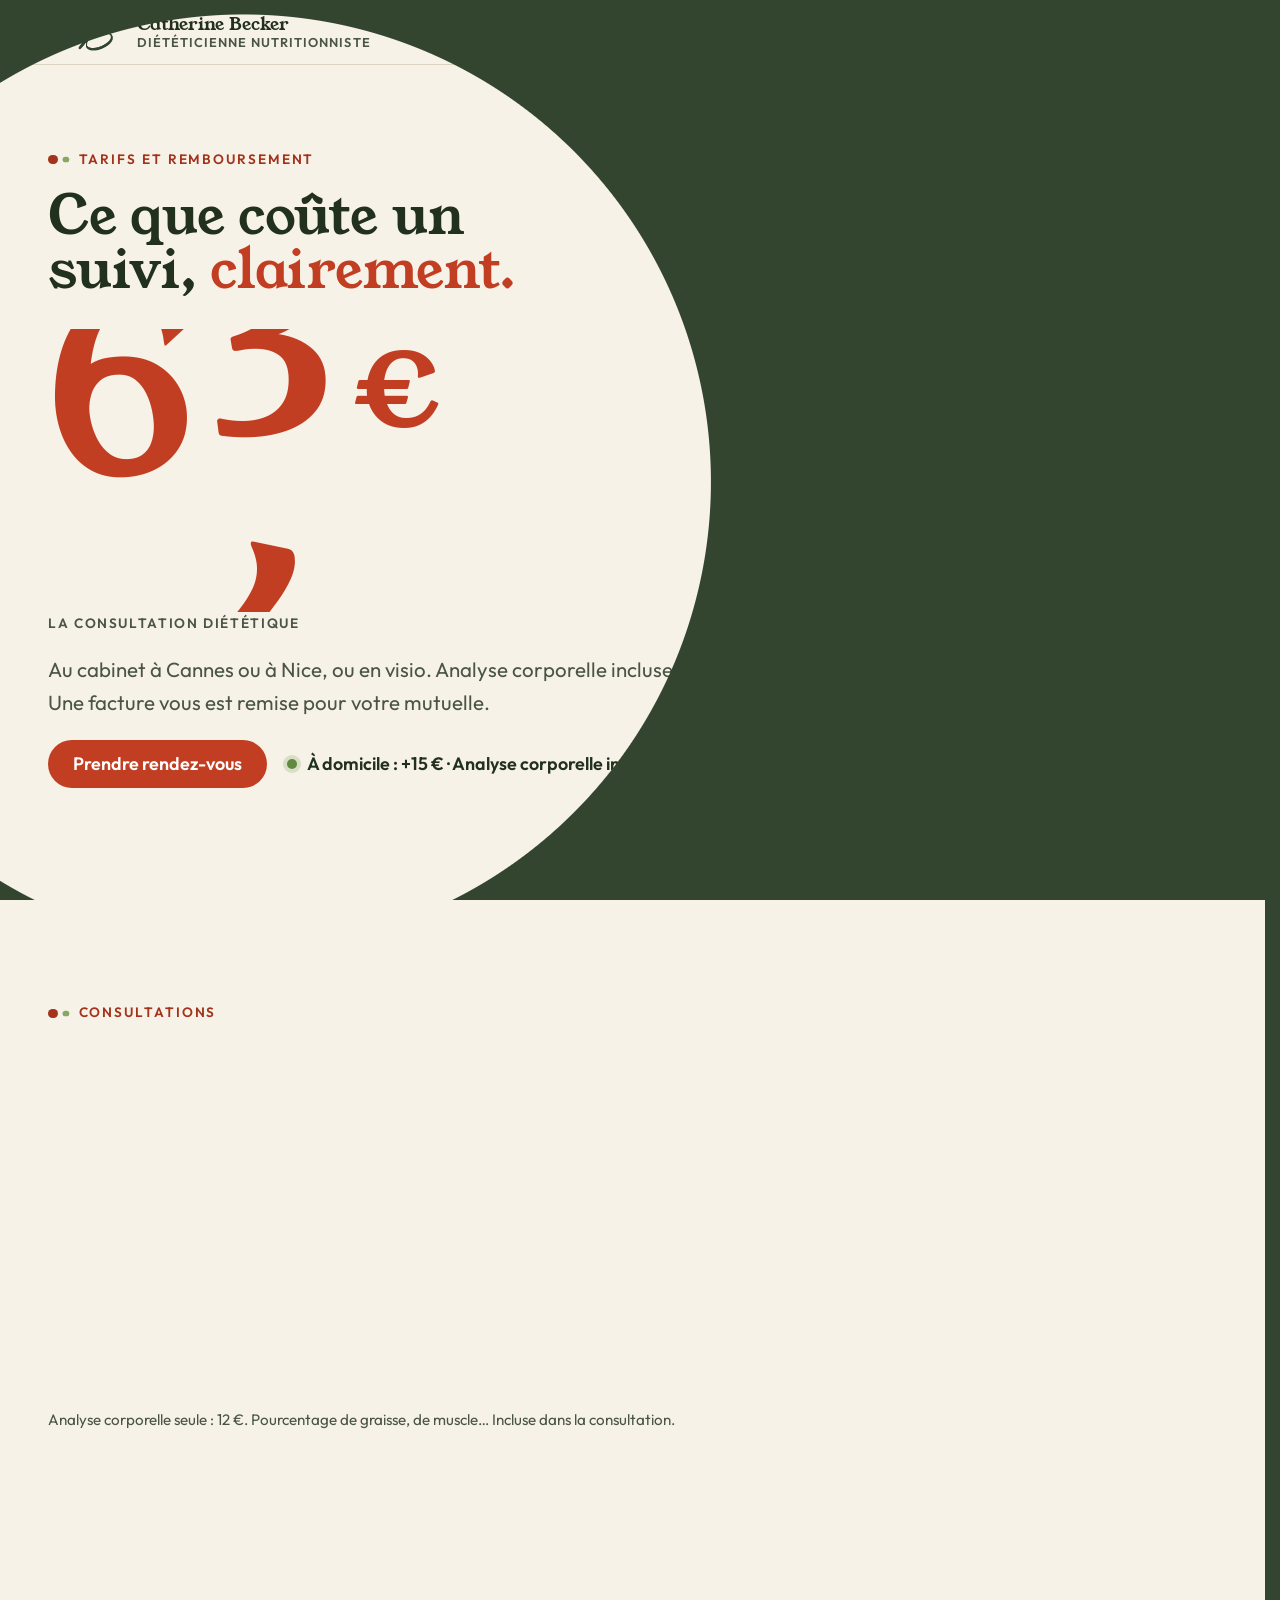
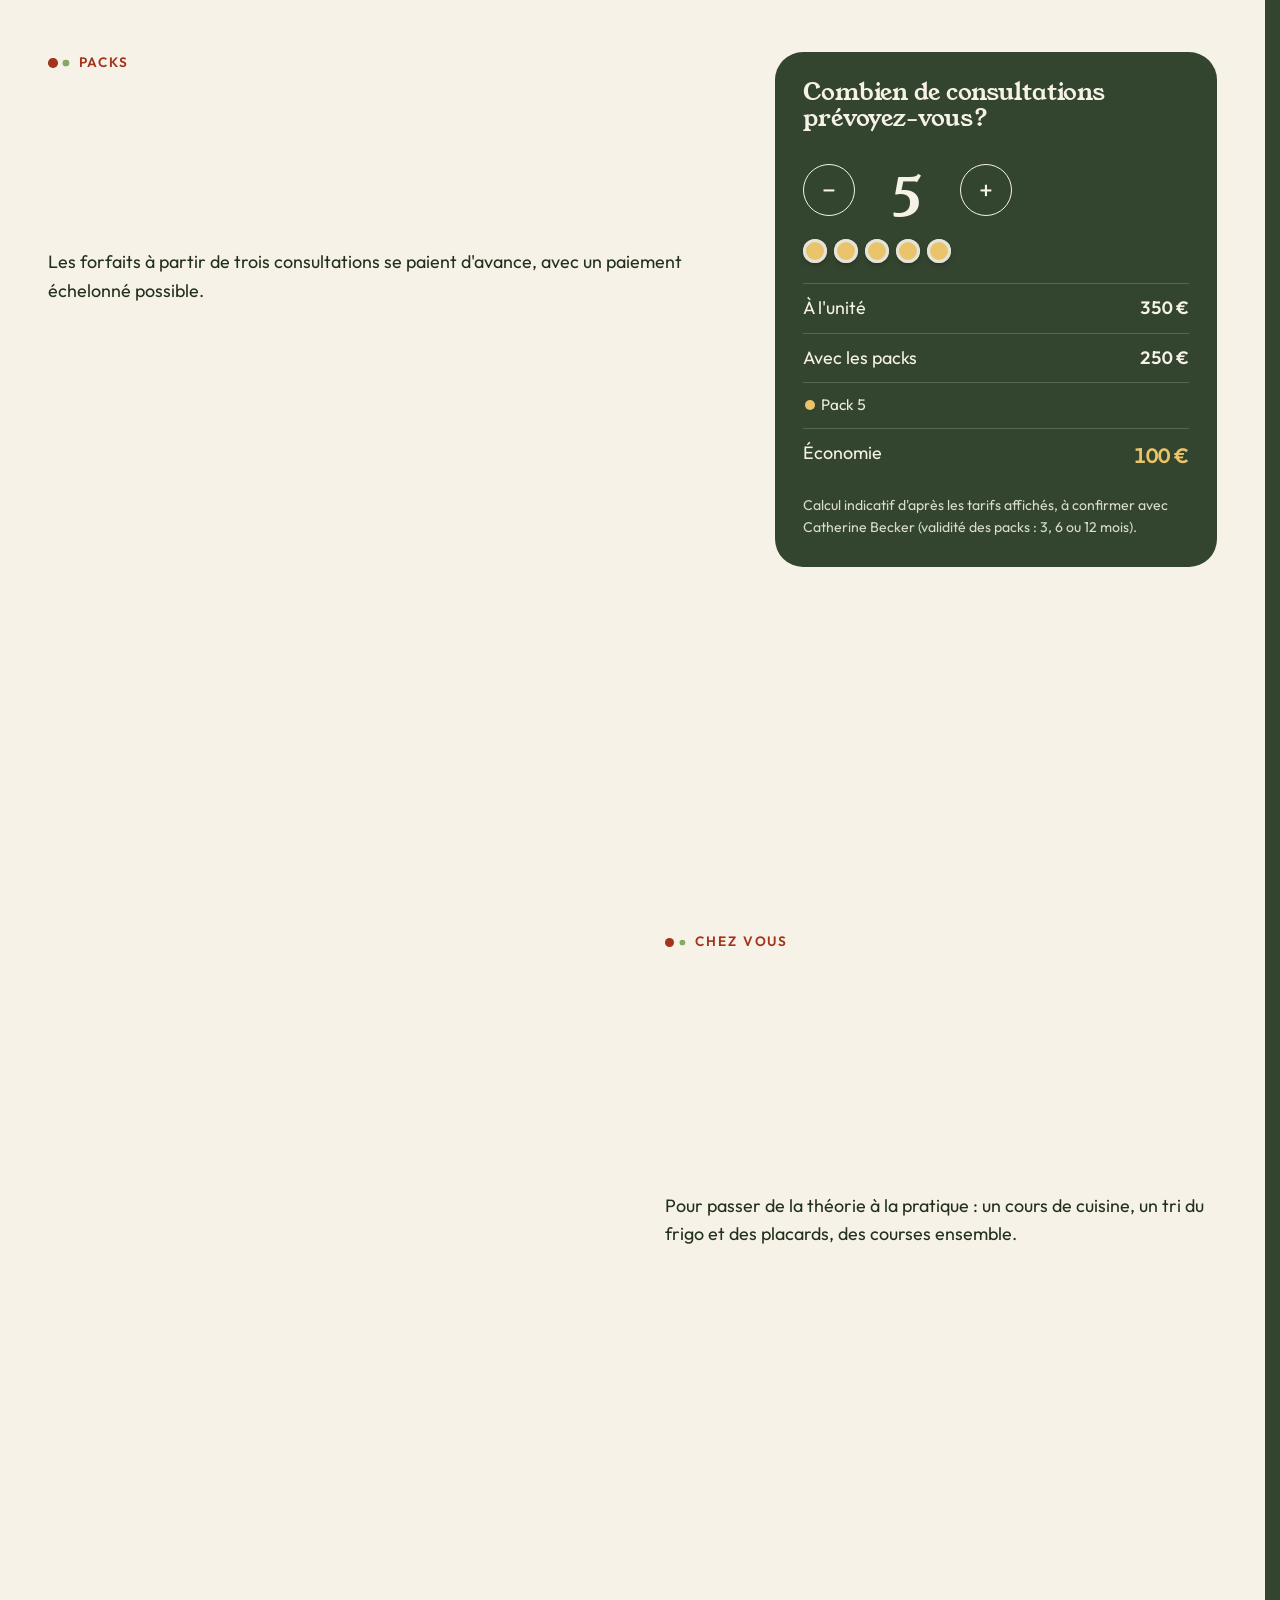
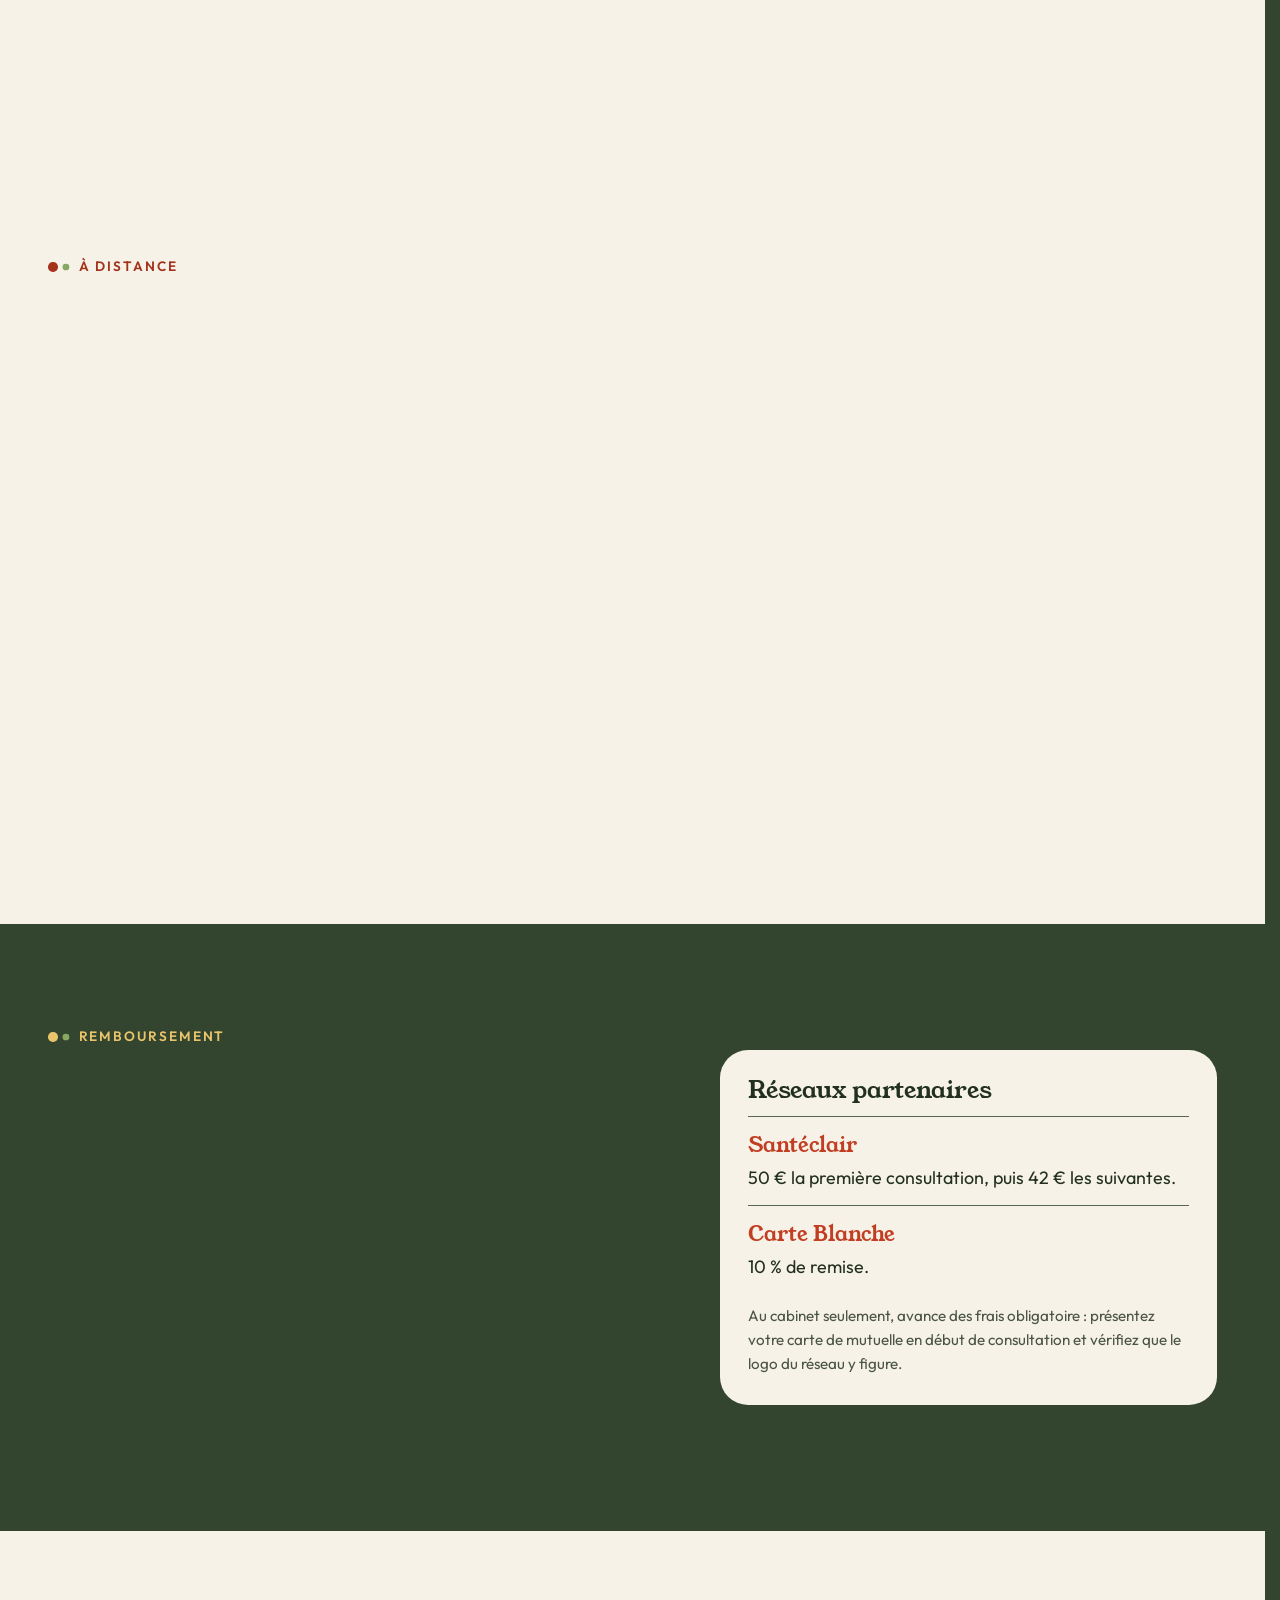
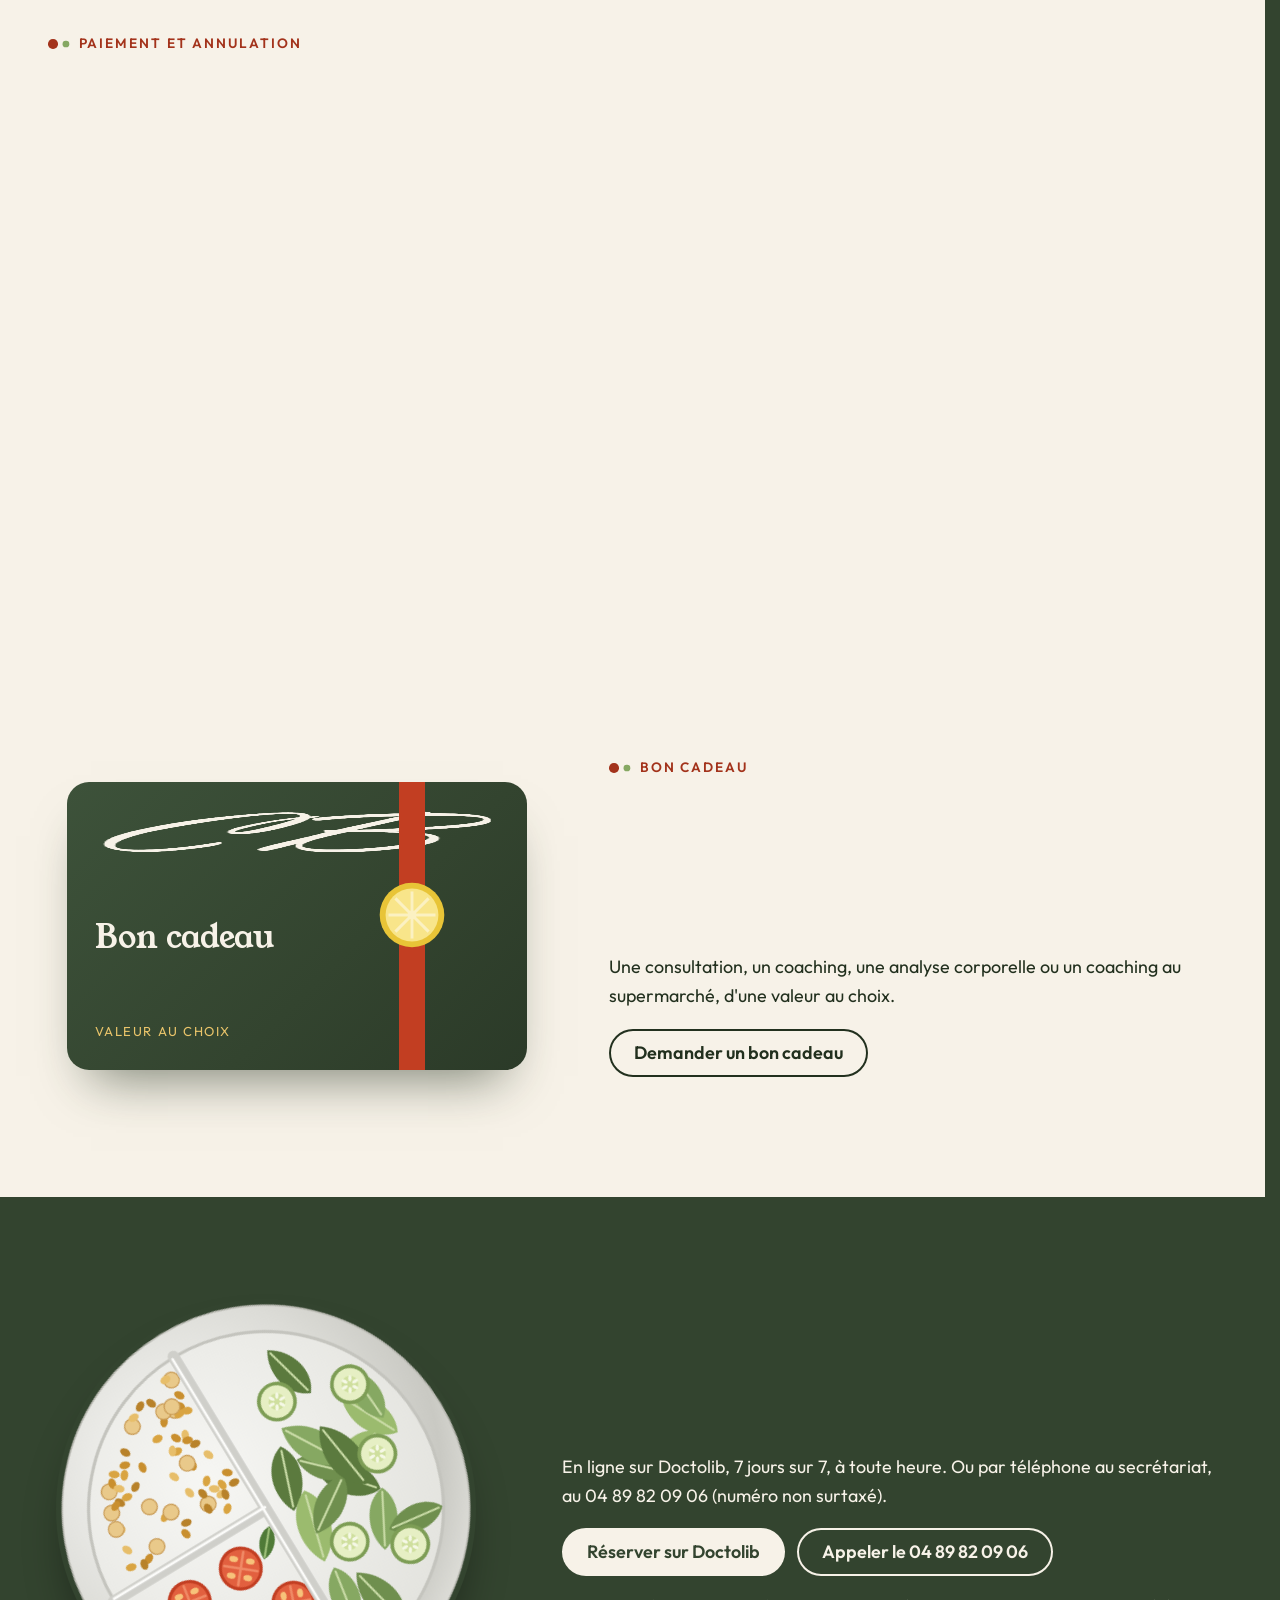
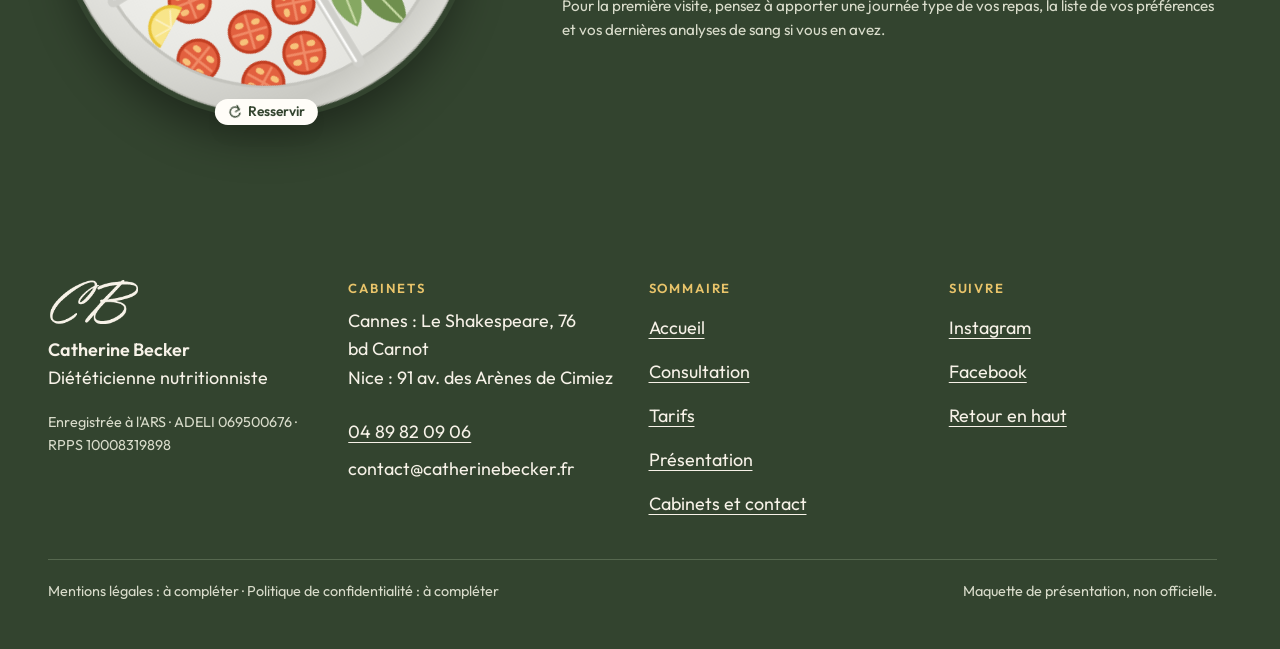
<file: tarifs.html>
<!doctype html>
<html lang="fr" data-v="3" data-curseur>
<head>
<meta charset="utf-8">
<meta name="viewport" content="width=device-width, initial-scale=1, viewport-fit=cover">
<title>Tarifs et remboursement : Catherine Becker, diététicienne</title>
<meta name="description" content="Consultation 70 €, packs de 3, 5 ou 12 consultations, coaching à domicile et en ligne, mutuelles et moyens de paiement.">
<meta name="robots" content="noindex, nofollow">
<link rel="canonical" href="https://catherine-becker-maquette.vercel.app/tarifs">
<style>:root{--fond:#F7F2E8;--texte:#22301E;--voile-fond:#33442F;--ouverture-fond:#33442F;--menu-fond:#F7F2E8}:root { --entete-h: 72px; --barres-h: 0px; } html { background: var(--fond); color: var(--texte); scrollbar-gutter: stable; } body { margin: 0; background: var(--fond); } html.js:not(.secours):not([data-arrivee="retour"]) [data-anime] { opacity: 0; } html.js:not(.secours):not([data-arrivee="retour"]) [data-anime].vu { opacity: 1; } [data-voile] { position: fixed; inset: 0; z-index: 900; background: var(--voile-fond); transform: translateY(100%); visibility: hidden; pointer-events: none; } html[data-arrivee="voile"]:not(.voile-leve):not(.secours) [data-voile] { transform: none; visibility: visible; } html.secours [data-voile] { visibility: hidden !important; } .ouverture-panneau { position: fixed; inset: 0; z-index: 850; display: none; place-content: center; justify-items: center; background: var(--ouverture-fond, var(--voile-fond)); color: var(--fond); text-align: center; } html.js[data-arrivee="intro"]:not(.secours):not(.intro-finie) .ouverture-panneau { display: grid; } html.defilement-bloque, html.defilement-bloque body, html.js[data-arrivee="intro"]:not(.secours):not(.intro-finie), html.js[data-arrivee="intro"]:not(.secours):not(.intro-finie) body, html[data-arrivee="voile"]:not(.voile-leve):not(.secours), html[data-arrivee="voile"]:not(.voile-leve):not(.secours) body { overflow: hidden; } html.js[data-arrivee="intro"]:not(.secours):not(.intro-finie) { background-color: var(--ouverture-fond, var(--voile-fond)); } html[data-arrivee="voile"]:not(.voile-leve):not(.secours) { background-color: var(--voile-fond); }</style>
<script>(function () {
var d = document.documentElement, ss = null, ls = null;
try { ss = window.sessionStorage; ls = window.localStorage; } catch (e) {}
d.classList.add('js');
var nav = performance.getEntriesByType ? performance.getEntriesByType('navigation')[0] : null;
var type = nav ? nav.type : 'navigate';
var depart = null;
try { depart = JSON.parse(ss.getItem('socle:depart') || 'null'); ss.removeItem('socle:depart'); } catch (e) {}
if (depart && !(Date.now() - depart.t < 15000)) depart = null;
var mode = type === 'back_forward' ? 'retour' : type === 'reload' ? 'intro' : depart ? 'voile' : 'intro';
d.setAttribute('data-arrivee', mode);
if (mode === 'voile' && depart.couleur) d.style.setProperty('--voile-fond', depart.couleur);
if (type === 'reload' && 'scrollRestoration' in history) {
history.scrollRestoration = 'manual';
}
try {
var choisie = ls && ls.getItem('socle:langue');
var langue = (d.lang || '').slice(0, 2);
if (choisie && choisie !== langue && type === 'navigate' && !depart) {
var alt = document.querySelector('link[rel="alternate"][hreflang="' + choisie + '"]');
if (alt) location.replace(new URL(alt.href).pathname + location.search + location.hash);
}
} catch (e) {}
setTimeout(function () { if (!d.classList.contains('demarre')) d.classList.add('secours'); }, 2000);
})();</script>
<link rel="preload" href="/assets/fonts/young-serif-400.woff2" as="font" type="font/woff2" crossorigin>
<link rel="preload" href="/assets/fonts/outfit-400.woff2" as="font" type="font/woff2" crossorigin>
<link rel="stylesheet" href="/assets/css/socle.css?v=3">
<link rel="stylesheet" href="/assets/css/pile.css?v=3">
<link rel="stylesheet" href="/assets/css/horaires.css?v=3">
<link rel="stylesheet" href="/assets/css/site.css?v=3">
<link rel="modulepreload" href="/assets/js/site.js?v=3">
<link rel="modulepreload" href="/assets/js/socle/index.js?v=3">
<script src="/assets/vendor/gsap.min.js" defer></script>
<script src="/assets/vendor/ScrollTrigger.min.js" defer></script>
<script src="/assets/vendor/SplitText.min.js" defer></script>
<script type="module" src="/assets/js/site.js?v=3"></script>
<meta name="theme-color" content="#F7F2E8">
<link rel="icon" href="/assets/images/favicon.svg" type="image/svg+xml">
<link rel="apple-touch-icon" href="/assets/images/apple-touch-icon.png">
<meta property="og:type" content="website">
<meta property="og:site_name" content="Catherine Becker">
<meta property="og:locale" content="fr_FR">
<meta property="og:title" content="Tarifs et remboursement : Catherine Becker, diététicienne">
<meta property="og:description" content="Consultation 70 €, packs de 3, 5 ou 12 consultations, coaching à domicile et en ligne, mutuelles et moyens de paiement.">
<meta property="og:url" content="https://catherine-becker-maquette.vercel.app/tarifs">
<meta property="og:image" content="https://catherine-becker-maquette.vercel.app/assets/partage/tarifs-fr.jpg">
<meta property="og:image:width" content="1200">
<meta property="og:image:height" content="630">
<meta property="og:image:alt" content="Les tarifs de Catherine Becker, diététicienne nutritionniste">
<meta name="twitter:card" content="summary_large_image">
<script type="application/ld+json">{"@context":"https://schema.org","@type":"MedicalBusiness","name":"Catherine Becker, diététicienne nutritionniste","url":"https://catherine-becker-maquette.vercel.app/","telephone":"+33489820906","email":"contact@catherinebecker.fr","description":"Diététicienne nutritionniste à Cannes et à Nice : bilan diététique avec bio-impédancemétrie, rééquilibrage alimentaire et suivi, au cabinet, à domicile ou en téléconsultation.","priceRange":"35 € – 600 €","sameAs":["https://www.instagram.com/catherine.becker.nutritionist/","https://fr-fr.facebook.com/catherinebeckerDiet/"],"department":[{"@type":"MedicalBusiness","name":"Cabinet de Cannes","telephone":"+33489820906","address":{"@type":"PostalAddress","streetAddress":"Le Shakespeare, 76 boulevard Carnot","postalCode":"06400","addressLocality":"Cannes","addressCountry":"FR"},"openingHoursSpecification":[{"@type":"OpeningHoursSpecification","dayOfWeek":["Monday","Wednesday"],"opens":"08:00","closes":"20:00"},{"@type":"OpeningHoursSpecification","dayOfWeek":"Tuesday","opens":"15:00","closes":"20:00"},{"@type":"OpeningHoursSpecification","dayOfWeek":"Friday","opens":"08:00","closes":"12:00"}]},{"@type":"MedicalBusiness","name":"Cabinet de Nice","telephone":"+33489820906","address":{"@type":"PostalAddress","streetAddress":"Centre paramédical, 91 avenue des Arènes de Cimiez","postalCode":"06000","addressLocality":"Nice","addressCountry":"FR"},"openingHoursSpecification":[{"@type":"OpeningHoursSpecification","dayOfWeek":"Tuesday","opens":"08:00","closes":"12:00"},{"@type":"OpeningHoursSpecification","dayOfWeek":"Thursday","opens":"12:30","closes":"20:00"}]}]}</script>
</head>
<body id="haut">
<div data-voile data-forme="rideau" aria-hidden="true"><div class="voile-contenu"><img src="/assets/images/monogramme-clair.png" alt="" width="107" height="56"><span data-voile-libelle>Tarifs</span></div></div>
<div class="ouverture-panneau" data-ouverture aria-hidden="true">
  <div class="ouverture-objet" data-ouverture-objet><svg class="assiette " viewBox="0 0 400 400" aria-hidden="true" focusable="false" >
<defs>
<radialGradient id="intro-inox" cx="38%" cy="32%" r="78%"><stop offset="0" stop-color="#fbfbf9"/><stop offset=".55" stop-color="#dcdcd7"/><stop offset=".8" stop-color="#c9c9c3"/><stop offset="1" stop-color="#e9e9e4"/></radialGradient>
<radialGradient id="intro-fond" cx="40%" cy="35%" r="75%"><stop offset="0" stop-color="#f6f6f3"/><stop offset="1" stop-color="#e2e2dd"/></radialGradient>
<clipPath id="intro-a"><path d="M200 32 A168 168 0 0 1 200 368 Z"/></clipPath><clipPath id="intro-b"><path d="M200 200 L32 200 A168 168 0 0 1 200 32 Z"/></clipPath><clipPath id="intro-c"><path d="M200 200 L200 368 A168 168 0 0 1 32 200 Z"/></clipPath>
</defs>
<g class="assiette-corps">
<circle cx="200" cy="200" r="194" fill="url(#intro-inox)" stroke="#b9b9b2" stroke-width="1.5"/>
<circle cx="200" cy="200" r="170" fill="url(#intro-fond)"/>
<circle cx="200" cy="200" r="169" fill="none" stroke="#c4c4be" stroke-width="3"/>
</g>
<g data-compartiment="b" clip-path="url(#intro-b)"><circle class="aliment" cx="92.7" cy="176.7" r="7.5" fill="#e9c98a" stroke="#c99b55" stroke-width="1.2"/><ellipse class="aliment" cx="186.5" cy="151.2" rx="5.2" ry="3.6" transform="rotate(37.6 186.5 151.2)" fill="#c98f2e"/><ellipse class="aliment" cx="167.9" cy="158" rx="5.2" ry="3.6" transform="rotate(37.9 167.9 158)" fill="#e7be6a"/><ellipse class="aliment" cx="120.4" cy="157.5" rx="5.2" ry="3.6" transform="rotate(75.1 120.4 157.5)" fill="#b8822a"/><ellipse class="aliment" cx="93.5" cy="96.8" rx="5.2" ry="3.6" transform="rotate(37 93.5 96.8)" fill="#d9a441"/><circle class="aliment" cx="174.6" cy="74.7" r="7.5" fill="#e9c98a" stroke="#c99b55" stroke-width="1.2"/><ellipse class="aliment" cx="145.8" cy="149" rx="5.2" ry="3.6" transform="rotate(79.3 145.8 149)" fill="#e7be6a"/><ellipse class="aliment" cx="84.3" cy="122.6" rx="5.2" ry="3.6" transform="rotate(60.6 84.3 122.6)" fill="#b8822a"/><ellipse class="aliment" cx="113.9" cy="156.6" rx="5.2" ry="3.6" transform="rotate(155.1 113.9 156.6)" fill="#d9a441"/><ellipse class="aliment" cx="160.1" cy="78.7" rx="5.2" ry="3.6" transform="rotate(123.4 160.1 78.7)" fill="#c98f2e"/><circle class="aliment" cx="155.4" cy="167.4" r="7.5" fill="#e9c98a" stroke="#c99b55" stroke-width="1.2"/><ellipse class="aliment" cx="128.4" cy="171.8" rx="5.2" ry="3.6" transform="rotate(10.2 128.4 171.8)" fill="#b8822a"/><ellipse class="aliment" cx="156" cy="109.4" rx="5.2" ry="3.6" transform="rotate(179.1 156 109.4)" fill="#d9a441"/><ellipse class="aliment" cx="180.7" cy="73.5" rx="5.2" ry="3.6" transform="rotate(50.7 180.7 73.5)" fill="#c98f2e"/><ellipse class="aliment" cx="171.2" cy="165.8" rx="5.2" ry="3.6" transform="rotate(177.3 171.2 165.8)" fill="#e7be6a"/><circle class="aliment" cx="186.8" cy="48.4" r="7.5" fill="#e9c98a" stroke="#c99b55" stroke-width="1.2"/><ellipse class="aliment" cx="176.6" cy="79.8" rx="5.2" ry="3.6" transform="rotate(176.5 176.6 79.8)" fill="#d9a441"/><ellipse class="aliment" cx="80.1" cy="182.7" rx="5.2" ry="3.6" transform="rotate(150.1 80.1 182.7)" fill="#c98f2e"/><ellipse class="aliment" cx="141.2" cy="128.4" rx="5.2" ry="3.6" transform="rotate(66.9 141.2 128.4)" fill="#e7be6a"/><ellipse class="aliment" cx="158.7" cy="57.1" rx="5.2" ry="3.6" transform="rotate(66 158.7 57.1)" fill="#b8822a"/><circle class="aliment" cx="72.4" cy="127.1" r="7.5" fill="#e9c98a" stroke="#c99b55" stroke-width="1.2"/><ellipse class="aliment" cx="120" cy="105.2" rx="5.2" ry="3.6" transform="rotate(96.9 120 105.2)" fill="#c98f2e"/><ellipse class="aliment" cx="79.2" cy="110.3" rx="5.2" ry="3.6" transform="rotate(32.4 79.2 110.3)" fill="#e7be6a"/><ellipse class="aliment" cx="156.1" cy="156.3" rx="5.2" ry="3.6" transform="rotate(77.7 156.1 156.3)" fill="#b8822a"/><ellipse class="aliment" cx="61.5" cy="180.8" rx="5.2" ry="3.6" transform="rotate(15.3 61.5 180.8)" fill="#d9a441"/><circle class="aliment" cx="132" cy="66.9" r="7.5" fill="#e9c98a" stroke="#c99b55" stroke-width="1.2"/><ellipse class="aliment" cx="170.8" cy="100" rx="5.2" ry="3.6" transform="rotate(115.1 170.8 100)" fill="#e7be6a"/><ellipse class="aliment" cx="113.4" cy="84.4" rx="5.2" ry="3.6" transform="rotate(61.7 113.4 84.4)" fill="#b8822a"/><ellipse class="aliment" cx="146.3" cy="89.4" rx="5.2" ry="3.6" transform="rotate(2.5 146.3 89.4)" fill="#d9a441"/><ellipse class="aliment" cx="162.1" cy="128.3" rx="5.2" ry="3.6" transform="rotate(108.1 162.1 128.3)" fill="#c98f2e"/><circle class="aliment" cx="158.5" cy="123.9" r="7.5" fill="#e9c98a" stroke="#c99b55" stroke-width="1.2"/><ellipse class="aliment" cx="187.2" cy="162.7" rx="5.2" ry="3.6" transform="rotate(5.1 187.2 162.7)" fill="#b8822a"/><ellipse class="aliment" cx="92.8" cy="121.7" rx="5.2" ry="3.6" transform="rotate(10.6 92.8 121.7)" fill="#d9a441"/><ellipse class="aliment" cx="122.6" cy="180.5" rx="5.2" ry="3.6" transform="rotate(76.9 122.6 180.5)" fill="#c98f2e"/><ellipse class="aliment" cx="182" cy="45.1" rx="5.2" ry="3.6" transform="rotate(178.1 182 45.1)" fill="#e7be6a"/><circle class="aliment" cx="80.8" cy="108.6" r="7.5" fill="#e9c98a" stroke="#c99b55" stroke-width="1.2"/><ellipse class="aliment" cx="184.4" cy="81" rx="5.2" ry="3.6" transform="rotate(24.5 184.4 81)" fill="#d9a441"/><ellipse class="aliment" cx="185.7" cy="64.6" rx="5.2" ry="3.6" transform="rotate(59.7 185.7 64.6)" fill="#c98f2e"/><ellipse class="aliment" cx="71" cy="146.3" rx="5.2" ry="3.6" transform="rotate(166.5 71 146.3)" fill="#e7be6a"/><ellipse class="aliment" cx="174.6" cy="112" rx="5.2" ry="3.6" transform="rotate(3.1 174.6 112)" fill="#b8822a"/><circle class="aliment" cx="121.2" cy="155.6" r="7.5" fill="#e9c98a" stroke="#c99b55" stroke-width="1.2"/><ellipse class="aliment" cx="87.4" cy="103.4" rx="5.2" ry="3.6" transform="rotate(102.4 87.4 103.4)" fill="#c98f2e"/><ellipse class="aliment" cx="137.4" cy="60.3" rx="5.2" ry="3.6" transform="rotate(2 137.4 60.3)" fill="#e7be6a"/><ellipse class="aliment" cx="73.6" cy="185" rx="5.2" ry="3.6" transform="rotate(104.8 73.6 185)" fill="#b8822a"/><ellipse class="aliment" cx="165.5" cy="147.8" rx="5.2" ry="3.6" transform="rotate(131.9 165.5 147.8)" fill="#d9a441"/><circle class="aliment" cx="68" cy="142.6" r="7.5" fill="#e9c98a" stroke="#c99b55" stroke-width="1.2"/><ellipse class="aliment" cx="180" cy="127.3" rx="5.2" ry="3.6" transform="rotate(66.2 180 127.3)" fill="#e7be6a"/><ellipse class="aliment" cx="174.2" cy="168.1" rx="5.2" ry="3.6" transform="rotate(101.7 174.2 168.1)" fill="#b8822a"/><ellipse class="aliment" cx="168.8" cy="180.7" rx="5.2" ry="3.6" transform="rotate(141.4 168.8 180.7)" fill="#d9a441"/><ellipse class="aliment" cx="79.2" cy="123.2" rx="5.2" ry="3.6" transform="rotate(157.2 79.2 123.2)" fill="#c98f2e"/><circle class="aliment" cx="106.2" cy="140.6" r="7.5" fill="#e9c98a" stroke="#c99b55" stroke-width="1.2"/><ellipse class="aliment" cx="153.1" cy="171.2" rx="5.2" ry="3.6" transform="rotate(86.9 153.1 171.2)" fill="#b8822a"/><ellipse class="aliment" cx="101.4" cy="102.6" rx="5.2" ry="3.6" transform="rotate(128.7 101.4 102.6)" fill="#d9a441"/><ellipse class="aliment" cx="170.1" cy="105.3" rx="5.2" ry="3.6" transform="rotate(21.6 170.1 105.3)" fill="#c98f2e"/><ellipse class="aliment" cx="152.5" cy="106.5" rx="5.2" ry="3.6" transform="rotate(118.8 152.5 106.5)" fill="#e7be6a"/><circle class="aliment" cx="164.8" cy="70.2" r="7.5" fill="#e9c98a" stroke="#c99b55" stroke-width="1.2"/><ellipse class="aliment" cx="176.4" cy="158.5" rx="5.2" ry="3.6" transform="rotate(83.6 176.4 158.5)" fill="#d9a441"/><ellipse class="aliment" cx="106.7" cy="94.6" rx="5.2" ry="3.6" transform="rotate(17.3 106.7 94.6)" fill="#c98f2e"/><ellipse class="aliment" cx="90.5" cy="110.9" rx="5.2" ry="3.6" transform="rotate(41.2 90.5 110.9)" fill="#e7be6a"/><ellipse class="aliment" cx="148.2" cy="54.3" rx="5.2" ry="3.6" transform="rotate(150.8 148.2 54.3)" fill="#b8822a"/><circle class="aliment" cx="174" cy="70.3" r="7.5" fill="#e9c98a" stroke="#c99b55" stroke-width="1.2"/><ellipse class="aliment" cx="161.8" cy="97.8" rx="5.2" ry="3.6" transform="rotate(63.4 161.8 97.8)" fill="#c98f2e"/><ellipse class="aliment" cx="66.8" cy="164.8" rx="5.2" ry="3.6" transform="rotate(65.5 66.8 164.8)" fill="#e7be6a"/><ellipse class="aliment" cx="104.7" cy="117.5" rx="5.2" ry="3.6" transform="rotate(150.8 104.7 117.5)" fill="#b8822a"/></g>
<g data-compartiment="a" clip-path="url(#intro-a)"><g class="aliment" transform="translate(249.8 329) rotate(166.9)"><path d="M0 -33.349899996072054 C 20.7 -18.3 19.3 15 0 33.349899996072054 C -19.3 15 -20.7 -18.3 0 -33.349899996072054 Z" fill="#6f8f4e"/><path d="M0 -28.7 L0 28.7" stroke="#c9dba6" stroke-width="2" stroke-linecap="round" fill="none"/></g><g class="aliment" transform="translate(221.4 311) rotate(9.6)"><path d="M0 -30.331821873784065 C 18.8 -16.7 17.6 13.6 0 30.331821873784065 C -17.6 13.6 -18.8 -16.7 0 -30.331821873784065 Z" fill="#86a862"/><path d="M0 -26.1 L0 26.1" stroke="#c9dba6" stroke-width="2" stroke-linecap="round" fill="none"/></g><g class="aliment" transform="translate(281.8 214.9) rotate(139.9)"><path d="M0 -33.260431952774525 C 20.6 -18.3 19.3 15 0 33.260431952774525 C -19.3 15 -20.6 -18.3 0 -33.260431952774525 Z" fill="#5b7a3e"/><path d="M0 -28.6 L0 28.6" stroke="#c9dba6" stroke-width="2" stroke-linecap="round" fill="none"/></g><g class="aliment" transform="translate(331 174.4) rotate(153.4)"><path d="M0 -31.68929598107934 C 19.6 -17.4 18.4 14.3 0 31.68929598107934 C -18.4 14.3 -19.6 -17.4 0 -31.68929598107934 Z" fill="#9bbb6e"/><path d="M0 -27.3 L0 27.3" stroke="#c9dba6" stroke-width="2" stroke-linecap="round" fill="none"/></g><g class="aliment" transform="translate(268.4 194.2) rotate(134.8)"><path d="M0 -27.103295028209686 C 16.8 -14.9 15.7 12.2 0 27.103295028209686 C -15.7 12.2 -16.8 -14.9 0 -27.103295028209686 Z" fill="#6f8f4e"/><path d="M0 -23.3 L0 23.3" stroke="#c9dba6" stroke-width="2" stroke-linecap="round" fill="none"/></g><g class="aliment" transform="translate(339.1 155.7) rotate(176.7)"><path d="M0 -28.14618882164359 C 17.5 -15.5 16.3 12.7 0 28.14618882164359 C -16.3 12.7 -17.5 -15.5 0 -28.14618882164359 Z" fill="#86a862"/><path d="M0 -24.2 L0 24.2" stroke="#c9dba6" stroke-width="2" stroke-linecap="round" fill="none"/></g><g class="aliment" transform="translate(232.3 185.9) rotate(19.4)"><path d="M0 -31.47588198632002 C 19.5 -17.3 18.3 14.2 0 31.47588198632002 C -18.3 14.2 -19.5 -17.3 0 -31.47588198632002 Z" fill="#5b7a3e"/><path d="M0 -27.1 L0 27.1" stroke="#c9dba6" stroke-width="2" stroke-linecap="round" fill="none"/></g><g class="aliment" transform="translate(231.1 237.9) rotate(15.2)"><path d="M0 -35.27394552901387 C 21.9 -19.4 20.5 15.9 0 35.27394552901387 C -20.5 15.9 -21.9 -19.4 0 -35.27394552901387 Z" fill="#9bbb6e"/><path d="M0 -30.3 L0 30.3" stroke="#c9dba6" stroke-width="2" stroke-linecap="round" fill="none"/></g><g class="aliment" transform="translate(253.9 228.2) rotate(56.3)"><path d="M0 -30.23286218009889 C 18.7 -16.6 17.5 13.6 0 30.23286218009889 C -17.5 13.6 -18.7 -16.6 0 -30.23286218009889 Z" fill="#6f8f4e"/><path d="M0 -26 L0 26" stroke="#c9dba6" stroke-width="2" stroke-linecap="round" fill="none"/></g><g class="aliment" transform="translate(290.9 266) rotate(28.5)"><path d="M0 -29.717081489041448 C 18.4 -16.3 17.2 13.4 0 29.717081489041448 C -17.2 13.4 -18.4 -16.3 0 -29.717081489041448 Z" fill="#86a862"/><path d="M0 -25.6 L0 25.6" stroke="#c9dba6" stroke-width="2" stroke-linecap="round" fill="none"/></g><g class="aliment" transform="translate(286.7 99.6) rotate(165.7)"><path d="M0 -29.044433826580644 C 18 -16 16.8 13.1 0 29.044433826580644 C -16.8 13.1 -18 -16 0 -29.044433826580644 Z" fill="#5b7a3e"/><path d="M0 -25 L0 25" stroke="#c9dba6" stroke-width="2" stroke-linecap="round" fill="none"/></g><g class="aliment" transform="translate(302.2 197.7) rotate(78.1)"><path d="M0 -28.098639776930213 C 17.4 -15.5 16.3 12.6 0 28.098639776930213 C -16.3 12.6 -17.4 -15.5 0 -28.098639776930213 Z" fill="#9bbb6e"/><path d="M0 -24.2 L0 24.2" stroke="#c9dba6" stroke-width="2" stroke-linecap="round" fill="none"/></g><g class="aliment" transform="translate(317.7 281.1) rotate(97.7)"><path d="M0 -27.736216448247433 C 17.2 -15.3 16.1 12.5 0 27.736216448247433 C -16.1 12.5 -17.2 -15.3 0 -27.736216448247433 Z" fill="#6f8f4e"/><path d="M0 -23.9 L0 23.9" stroke="#c9dba6" stroke-width="2" stroke-linecap="round" fill="none"/></g><g class="aliment" transform="translate(269.7 170.9) rotate(149.2)"><path d="M0 -33.66041670180857 C 20.9 -18.5 19.5 15.1 0 33.66041670180857 C -19.5 15.1 -20.9 -18.5 0 -33.66041670180857 Z" fill="#86a862"/><path d="M0 -28.9 L0 28.9" stroke="#c9dba6" stroke-width="2" stroke-linecap="round" fill="none"/></g><g class="aliment" transform="translate(289.5 194.3) rotate(172.3)"><path d="M0 -35.42848960123956 C 22 -19.5 20.5 15.9 0 35.42848960123956 C -20.5 15.9 -22 -19.5 0 -35.42848960123956 Z" fill="#5b7a3e"/><path d="M0 -30.5 L0 30.5" stroke="#c9dba6" stroke-width="2" stroke-linecap="round" fill="none"/></g><g class="aliment" transform="translate(262 118)"><circle r="19" fill="#7d9d55"/><circle r="15.5" fill="#e6efc4"/><circle r="8" fill="#cfdf9e"/><ellipse cx="5.7" cy="0" rx="1.6" ry="3" transform="rotate(90 5.7 0)" fill="#f5f8e6"/><ellipse cx="2.9" cy="4.9" rx="1.6" ry="3" transform="rotate(150 2.9 4.9)" fill="#f5f8e6"/><ellipse cx="-2.8" cy="4.9" rx="1.6" ry="3" transform="rotate(210 -2.8 4.9)" fill="#f5f8e6"/><ellipse cx="-5.7" cy="0" rx="1.6" ry="3" transform="rotate(270 -5.7 0)" fill="#f5f8e6"/><ellipse cx="-2.9" cy="-4.9" rx="1.6" ry="3" transform="rotate(330 -2.9 -4.9)" fill="#f5f8e6"/><ellipse cx="2.9" cy="-4.9" rx="1.6" ry="3" transform="rotate(390 2.9 -4.9)" fill="#f5f8e6"/></g><g class="aliment" transform="translate(318 210)"><circle r="19" fill="#7d9d55"/><circle r="15.5" fill="#e6efc4"/><circle r="8" fill="#cfdf9e"/><ellipse cx="5.7" cy="0" rx="1.6" ry="3" transform="rotate(90 5.7 0)" fill="#f5f8e6"/><ellipse cx="2.9" cy="4.9" rx="1.6" ry="3" transform="rotate(150 2.9 4.9)" fill="#f5f8e6"/><ellipse cx="-2.8" cy="4.9" rx="1.6" ry="3" transform="rotate(210 -2.8 4.9)" fill="#f5f8e6"/><ellipse cx="-5.7" cy="0" rx="1.6" ry="3" transform="rotate(270 -5.7 0)" fill="#f5f8e6"/><ellipse cx="-2.9" cy="-4.9" rx="1.6" ry="3" transform="rotate(330 -2.9 -4.9)" fill="#f5f8e6"/><ellipse cx="2.9" cy="-4.9" rx="1.6" ry="3" transform="rotate(390 2.9 -4.9)" fill="#f5f8e6"/></g><g class="aliment" transform="translate(252 268)"><circle r="19" fill="#7d9d55"/><circle r="15.5" fill="#e6efc4"/><circle r="8" fill="#cfdf9e"/><ellipse cx="5.7" cy="0" rx="1.6" ry="3" transform="rotate(90 5.7 0)" fill="#f5f8e6"/><ellipse cx="2.9" cy="4.9" rx="1.6" ry="3" transform="rotate(150 2.9 4.9)" fill="#f5f8e6"/><ellipse cx="-2.8" cy="4.9" rx="1.6" ry="3" transform="rotate(210 -2.8 4.9)" fill="#f5f8e6"/><ellipse cx="-5.7" cy="0" rx="1.6" ry="3" transform="rotate(270 -5.7 0)" fill="#f5f8e6"/><ellipse cx="-2.9" cy="-4.9" rx="1.6" ry="3" transform="rotate(330 -2.9 -4.9)" fill="#f5f8e6"/><ellipse cx="2.9" cy="-4.9" rx="1.6" ry="3" transform="rotate(390 2.9 -4.9)" fill="#f5f8e6"/></g><g class="aliment" transform="translate(300 300)"><circle r="19" fill="#7d9d55"/><circle r="15.5" fill="#e6efc4"/><circle r="8" fill="#cfdf9e"/><ellipse cx="5.7" cy="0" rx="1.6" ry="3" transform="rotate(90 5.7 0)" fill="#f5f8e6"/><ellipse cx="2.9" cy="4.9" rx="1.6" ry="3" transform="rotate(150 2.9 4.9)" fill="#f5f8e6"/><ellipse cx="-2.8" cy="4.9" rx="1.6" ry="3" transform="rotate(210 -2.8 4.9)" fill="#f5f8e6"/><ellipse cx="-5.7" cy="0" rx="1.6" ry="3" transform="rotate(270 -5.7 0)" fill="#f5f8e6"/><ellipse cx="-2.9" cy="-4.9" rx="1.6" ry="3" transform="rotate(330 -2.9 -4.9)" fill="#f5f8e6"/><ellipse cx="2.9" cy="-4.9" rx="1.6" ry="3" transform="rotate(390 2.9 -4.9)" fill="#f5f8e6"/></g><g class="aliment" transform="translate(330 140)"><circle r="19" fill="#7d9d55"/><circle r="15.5" fill="#e6efc4"/><circle r="8" fill="#cfdf9e"/><ellipse cx="5.7" cy="0" rx="1.6" ry="3" transform="rotate(90 5.7 0)" fill="#f5f8e6"/><ellipse cx="2.9" cy="4.9" rx="1.6" ry="3" transform="rotate(150 2.9 4.9)" fill="#f5f8e6"/><ellipse cx="-2.8" cy="4.9" rx="1.6" ry="3" transform="rotate(210 -2.8 4.9)" fill="#f5f8e6"/><ellipse cx="-5.7" cy="0" rx="1.6" ry="3" transform="rotate(270 -5.7 0)" fill="#f5f8e6"/><ellipse cx="-2.9" cy="-4.9" rx="1.6" ry="3" transform="rotate(330 -2.9 -4.9)" fill="#f5f8e6"/><ellipse cx="2.9" cy="-4.9" rx="1.6" ry="3" transform="rotate(390 2.9 -4.9)" fill="#f5f8e6"/></g></g>
<g data-compartiment="c" clip-path="url(#intro-c)"><g class="aliment" transform="translate(92 238) rotate(10)"><circle r="21" fill="#c23e22"/><circle r="18" fill="#e2603f"/><path d="M0 -16 L0 16 M-16 0 L16 0" stroke="#f08a66" stroke-width="2.4" stroke-linecap="round"/><ellipse cx="-8" cy="-8" rx="4.2" ry="2.9" fill="#f7c27a"/><ellipse cx="8" cy="-8" rx="4.2" ry="2.9" fill="#f7c27a"/><ellipse cx="-8" cy="8" rx="4.2" ry="2.9" fill="#f7c27a"/><ellipse cx="8" cy="8" rx="4.2" ry="2.9" fill="#f7c27a"/></g><g class="aliment" transform="translate(150 236) rotate(40)"><circle r="21" fill="#c23e22"/><circle r="18" fill="#e2603f"/><path d="M0 -16 L0 16 M-16 0 L16 0" stroke="#f08a66" stroke-width="2.4" stroke-linecap="round"/><ellipse cx="-8" cy="-8" rx="4.2" ry="2.9" fill="#f7c27a"/><ellipse cx="8" cy="-8" rx="4.2" ry="2.9" fill="#f7c27a"/><ellipse cx="-8" cy="8" rx="4.2" ry="2.9" fill="#f7c27a"/><ellipse cx="8" cy="8" rx="4.2" ry="2.9" fill="#f7c27a"/></g><g class="aliment" transform="translate(70 290) rotate(70)"><circle r="21" fill="#c23e22"/><circle r="18" fill="#e2603f"/><path d="M0 -16 L0 16 M-16 0 L16 0" stroke="#f08a66" stroke-width="2.4" stroke-linecap="round"/><ellipse cx="-8" cy="-8" rx="4.2" ry="2.9" fill="#f7c27a"/><ellipse cx="8" cy="-8" rx="4.2" ry="2.9" fill="#f7c27a"/><ellipse cx="-8" cy="8" rx="4.2" ry="2.9" fill="#f7c27a"/><ellipse cx="8" cy="8" rx="4.2" ry="2.9" fill="#f7c27a"/></g><g class="aliment" transform="translate(126 292) rotate(15)"><circle r="21" fill="#c23e22"/><circle r="18" fill="#e2603f"/><path d="M0 -16 L0 16 M-16 0 L16 0" stroke="#f08a66" stroke-width="2.4" stroke-linecap="round"/><ellipse cx="-8" cy="-8" rx="4.2" ry="2.9" fill="#f7c27a"/><ellipse cx="8" cy="-8" rx="4.2" ry="2.9" fill="#f7c27a"/><ellipse cx="-8" cy="8" rx="4.2" ry="2.9" fill="#f7c27a"/><ellipse cx="8" cy="8" rx="4.2" ry="2.9" fill="#f7c27a"/></g><g class="aliment" transform="translate(176 290) rotate(110)"><circle r="21" fill="#c23e22"/><circle r="18" fill="#e2603f"/><path d="M0 -16 L0 16 M-16 0 L16 0" stroke="#f08a66" stroke-width="2.4" stroke-linecap="round"/><ellipse cx="-8" cy="-8" rx="4.2" ry="2.9" fill="#f7c27a"/><ellipse cx="8" cy="-8" rx="4.2" ry="2.9" fill="#f7c27a"/><ellipse cx="-8" cy="8" rx="4.2" ry="2.9" fill="#f7c27a"/><ellipse cx="8" cy="8" rx="4.2" ry="2.9" fill="#f7c27a"/></g><g class="aliment" transform="translate(112 340) rotate(60)"><circle r="21" fill="#c23e22"/><circle r="18" fill="#e2603f"/><path d="M0 -16 L0 16 M-16 0 L16 0" stroke="#f08a66" stroke-width="2.4" stroke-linecap="round"/><ellipse cx="-8" cy="-8" rx="4.2" ry="2.9" fill="#f7c27a"/><ellipse cx="8" cy="-8" rx="4.2" ry="2.9" fill="#f7c27a"/><ellipse cx="-8" cy="8" rx="4.2" ry="2.9" fill="#f7c27a"/><ellipse cx="8" cy="8" rx="4.2" ry="2.9" fill="#f7c27a"/></g><g class="aliment" transform="translate(160 336) rotate(20)"><circle r="21" fill="#c23e22"/><circle r="18" fill="#e2603f"/><path d="M0 -16 L0 16 M-16 0 L16 0" stroke="#f08a66" stroke-width="2.4" stroke-linecap="round"/><ellipse cx="-8" cy="-8" rx="4.2" ry="2.9" fill="#f7c27a"/><ellipse cx="8" cy="-8" rx="4.2" ry="2.9" fill="#f7c27a"/><ellipse cx="-8" cy="8" rx="4.2" ry="2.9" fill="#f7c27a"/><ellipse cx="8" cy="8" rx="4.2" ry="2.9" fill="#f7c27a"/></g><g class="aliment" transform="translate(64 250) rotate(-30)"><path d="M-22 0 A 22 22 0 0 1 22 0 Z" fill="#e8c437"/><path d="M-19 0 A 19 19 0 0 1 19 0 Z" fill="#f8e58a"/><path d="M0 0 L-14.4 -9.1" stroke="#fbf1c2" stroke-width="1.6"/><path d="M0 0 L0 -17" stroke="#fbf1c2" stroke-width="1.6"/><path d="M0 0 L14.4 -9.1" stroke="#fbf1c2" stroke-width="1.6"/></g><g class="aliment" transform="translate(184 228) rotate(40)"><path d="M0 -16 C 9.9 -8.8 9.3 7.2 0 16 C -9.3 7.2 -9.9 -8.8 0 -16 Z" fill="#4f7a37"/><path d="M0 -13.8 L0 13.8" stroke="#9fc07a" stroke-width="2" stroke-linecap="round" fill="none"/></g><g class="aliment" transform="translate(58 322) rotate(-50)"><path d="M0 -15 C 9.3 -8.2 8.7 6.8 0 15 C -8.7 6.8 -9.3 -8.2 0 -15 Z" fill="#4f7a37"/><path d="M0 -12.9 L0 12.9" stroke="#9fc07a" stroke-width="2" stroke-linecap="round" fill="none"/></g></g>
<g class="assiette-cloisons"><path d="M200 30 L200 370 M30 200 L200 200" stroke="#cfcfca" stroke-width="11" stroke-linecap="round" fill="none"/><path d="M198 32 L198 368 M32 198 L200 198" stroke="#fbfbf9" stroke-width="2.5" stroke-linecap="round" fill="none"/></g>
</svg></div>
  <p class="ouverture-ligne"><img src="/assets/images/monogramme-clair.png" alt="" width="69" height="36"><span>Diététicienne nutritionniste · Cannes &amp; Nice</span></p>
</div>
<a class="evitement" href="#contenu">Aller au contenu</a>
<header data-entete>
  <div class="entete-rangee">
    <a class="entete-logo" href="/" data-libelle="Accueil">
      <img src="/assets/images/monogramme.png" alt="" width="84" height="44"><span class="entete-nom"><b>Catherine Becker</b><small>Diététicienne nutritionniste</small></span>
    </a>
    <nav data-nav aria-label="Navigation principale">
      <ul><li><a href="/consultation" data-libelle="Consultation">Consultation</a></li><li><a href="/tarifs" data-libelle="Tarifs" aria-current="page">Tarifs</a></li><li><a href="/presentation" data-libelle="Présentation">Présentation</a></li><li><a href="/contact" data-libelle="Cabinets et contact">Cabinets et contact</a></li></ul>
    </nav>
    <div class="entete-actions">
      <a class="bouton" href="https://www.doctolib.fr/dieteticien/nice/catherine-becker" target="_blank" rel="noopener">Prendre rendez-vous<span class="visuellement-cache"> (Doctolib, nouvel onglet)</span></a>
      <button type="button" data-menu-bouton aria-controls="menu" aria-expanded="false" data-libelle-ouvrir="Menu" data-libelle-fermer="Fermer"><span data-libelle-bouton>Menu</span></button>
      <a class="menu-sansjs" href="#menu" data-menu-lien>Menu</a>
    </div>
  </div>
</header>
<script>/* Avant le premier affichage : rangées de la navigation (même règle que ajusterNav dans assets/js/socle/entete.js)
   et hauteur réelle de l'en-tête, pour que rien ne saute quand le JavaScript du site prend la main. */
(function () {
  var h = document.documentElement, u = document.querySelector('[data-nav] ul'), e = document.querySelector('[data-entete]');
  if (u) {
    var deborde = function () { return u.scrollWidth > u.clientWidth + 1; }, c = deborde();
    if (c && window.matchMedia('(min-width: 900px)').matches) {
      h.classList.add('nav-deux-rangees'); c = deborde();
      if (c) { h.classList.add('nav-deux-lignes'); var a = u.querySelector('a'); c = !a || u.getBoundingClientRect().height > a.getBoundingClientRect().height * 2.5; }
      if (c) h.classList.remove('nav-deux-rangees', 'nav-deux-lignes');
    }
    if (c) h.classList.add('nav-compacte');
  }
  if (e) h.style.setProperty('--entete-h', Math.round(e.getBoundingClientRect().height) + 'px');
})();</script>
<span id="menu-ferme" aria-hidden="true"></span>
<div id="menu" data-menu role="dialog" aria-modal="true" aria-label="Menu">
  <p class="menu-sansjs-fermer"><a href="#menu-ferme">Fermer</a></p>
  <ul><li style="--i:0"><a href="/" class="menu-lien" data-libelle="Accueil">Accueil</a></li><li style="--i:1"><a href="/consultation" class="menu-lien" data-libelle="Consultation">Consultation</a></li><li style="--i:2"><a href="/tarifs" class="menu-lien" data-libelle="Tarifs" aria-current="page">Tarifs</a></li><li style="--i:3"><a href="/presentation" class="menu-lien" data-libelle="Présentation">Présentation</a></li><li style="--i:4"><a href="/contact" class="menu-lien" data-libelle="Cabinets et contact">Cabinets et contact</a></li></ul>
  <p class="menu-actions"><a class="bouton" href="https://www.doctolib.fr/dieteticien/nice/catherine-becker" target="_blank" rel="noopener">Prendre rendez-vous</a> <a class="bouton bouton--contour" href="tel:+33489820906">Appeler 04 89 82 09 06</a></p>
</div>
<main id="contenu" tabindex="-1">
<section class="ouv-prix" id="debut">
  <div class="ouv-prix-texte">
    <p class="surtitre">Tarifs et remboursement</p>
    <h1 class="titre-page titre-page--moyen" data-anime="lignes">Ce que coûte un suivi, <em>clairement.</em></h1>
    <div class="prix-geant" data-effet="prix" data-iris-centre>
      <p class="prix-geant-chiffres"><span class="visuellement-cache">70 euros</span><span class="prix-col" aria-hidden="true" data-audit-ignorer><span class="prix-piste"><span>0</span><span>1</span><span>2</span><span>3</span><span>4</span><span>5</span><span>6</span><span>7</span><span>8</span><span>9</span><span>7</span></span></span><span class="prix-col" aria-hidden="true" data-audit-ignorer><span class="prix-piste"><span>1</span><span>2</span><span>3</span><span>4</span><span>5</span><span>6</span><span>7</span><span>8</span><span>9</span><span>0</span></span></span><span class="prix-euro" aria-hidden="true">€</span></p>
      <p class="prix-geant-legende">la consultation diététique</p>
    </div>
    <p class="chapo masque-ecran-bas masque-petit-ecran">Au cabinet à Cannes ou à Nice, ou en visio. Analyse corporelle incluse. Une facture vous est remise pour votre mutuelle.</p>
    <p class="ouv-actions">
      <a class="bouton" href="https://www.doctolib.fr/dieteticien/nice/catherine-becker" target="_blank" rel="noopener" data-action-principale>Prendre rendez-vous<span class="visuellement-cache"> (Doctolib, nouvel onglet)</span></a>
      <span class="info-cle" data-info-cle>À domicile : +15 € · Analyse corporelle incluse</span>
    </p>
  </div>
  <figure class="media ouv-prix-media" data-grok data-fx="parallaxe" data-fx-force="7" style="--cadrage:40% 32%">
  <picture><source media="(max-width: 760px) and (orientation: portrait)" srcset="/assets/images/grok/tarifs-ouverture-mobile-640.webp 640w, /assets/images/grok/tarifs-ouverture-mobile-1080.webp 1080w" sizes="(max-width: 760px) 100vw, 44vw">
    <img src="/assets/images/grok/tarifs-ouverture-1280.webp" srcset="/assets/images/grok/tarifs-ouverture-640.webp 640w, /assets/images/grok/tarifs-ouverture-960.webp 960w, /assets/images/grok/tarifs-ouverture-1280.webp 1280w" sizes="(max-width: 760px) 100vw, 44vw" alt="Agrumes coupés et brin de menthe sur une pierre claire" width="1280" height="1600" fetchpriority="high" loading="eager" decoding="async">
  </picture><figcaption class="mention-ia">Illustration générée</figcaption>
</figure>
</section>
<section class="tarifs-unite" id="consultations">
  <div class="conteneur">
    <div class="tete-section">
      <p class="surtitre">Consultations</p>
      <h2 class="titre-section" data-anime="lignes">À l&#39;unité</h2>
    </div>
    <div class="tarifs-grille tarifs-grille--3" data-anime="cascade">
      <article class="tarif tarif--phare"><h3>Consultation diététique</h3><p class="tarif-prix"><span class="prix" data-prix><span data-compteur="70">70</span>&nbsp;€</span></p><p>Au cabinet ou en visio. Analyse corporelle incluse.</p></article>
      <article class="tarif"><h3>À domicile</h3><p class="tarif-prix"><span class="prix" data-prix>+15&nbsp;€</span></p><p>Supplément pour une consultation chez vous.</p></article>
      <article class="tarif"><h3>Téléconsultation</h3><p class="tarif-prix"><span class="prix" data-prix>70&nbsp;€</span></p><p>En visio ou par téléphone, avec une application de suivi.</p></article>
    </div>
    <p class="note tarifs-note">Analyse corporelle seule&nbsp;: 12&nbsp;€. Pourcentage de graisse, de muscle… Incluse dans la consultation.</p>
  </div>
</section>
<section class="packs" id="packs">
  <div class="conteneur packs-grille">
    <div>
      <p class="surtitre">Packs</p>
      <h2 class="titre-section" data-anime="lignes">Plus de rendez-vous, <em>un prix qui baisse.</em></h2>
      <p>Les forfaits à partir de trois consultations se paient d&#39;avance, avec un paiement échelonné possible.</p>
      <ul class="packs-liste" data-anime="cascade">
        <li class="pack">
          <div><h3>Pack 3 consultations</h3><p class="note">Valable 3 mois</p></div>
          <p class="pack-prix"><span class="prix" data-prix><span data-compteur="180">180</span>&nbsp;€</span><small>60&nbsp;€ la consultation · au lieu de 210&nbsp;€</small></p>
        </li><li class="pack">
          <div><h3>Pack 5 consultations</h3><p class="note">Valable 6 mois</p></div>
          <p class="pack-prix"><span class="prix" data-prix><span data-compteur="250">250</span>&nbsp;€</span><small>50&nbsp;€ la consultation · au lieu de 350&nbsp;€</small></p>
        </li><li class="pack">
          <div><h3>Suivi à l&#39;année</h3><p class="note">12 consultations, valable 1 an · Paiement en 3 ou 4 fois sans frais</p></div>
          <p class="pack-prix"><span class="prix" data-prix><span data-compteur="600">600</span>&nbsp;€</span><small>50&nbsp;€ la consultation · au lieu de 840&nbsp;€</small></p>
        </li>
      </ul>
    </div>
    <div class="calcul" data-calcul>
      <h3>Combien de consultations prévoyez-vous ?</h3>
      <div class="calcul-choix">
        <button type="button" class="calcul-bouton" data-calcul-moins aria-label="Une consultation de moins">−</button>
        <output class="calcul-n" data-calcul-n aria-live="polite">5</output>
        <button type="button" class="calcul-bouton" data-calcul-plus aria-label="Une consultation de plus">+</button>
      </div>
      <div class="calcul-assiettes" data-calcul-assiettes aria-hidden="true"><i data-type="p5"></i><i data-type="p5"></i><i data-type="p5"></i><i data-type="p5"></i><i data-type="p5"></i></div>
      <dl class="calcul-resultat">
        <div><dt>À l&#39;unité</dt><dd data-calcul-unite>350&nbsp;€</dd></div>
        <div><dt>Avec les packs</dt><dd data-calcul-formule>250&nbsp;€</dd></div>
        <div class="calcul-detail"><dt class="visuellement-cache">Détail</dt><dd data-calcul-detail>Pack 5 consultations</dd></div>
        <div class="calcul-eco"><dt>Économie</dt><dd data-calcul-eco>100&nbsp;€</dd></div>
      </dl>
      <p class="note">Calcul indicatif d&#39;après les tarifs affichés, à confirmer avec Catherine Becker (validité des packs : 3, 6 ou 12 mois).</p>
    </div>
  </div>
</section>
<section class="domicile" id="domicile">
  <div class="conteneur domicile-grille">
    <figure class="media domicile-media" data-grok data-anime="rideau" style="--cadrage:50% 50%">
  <picture>
    <img src="/assets/images/grok/tarifs-cuisine-1280.webp" srcset="/assets/images/grok/tarifs-cuisine-640.webp 640w, /assets/images/grok/tarifs-cuisine-1280.webp 1280w, /assets/images/grok/tarifs-cuisine-1920.webp 1920w" sizes="(max-width: 760px) 100vw, 50vw" alt="Plan de travail de cuisine, légumes du marché et bocaux de légumineuses" width="1280" height="854" loading="lazy" decoding="async">
  </picture><figcaption class="mention-ia">Illustration générée</figcaption>
</figure>
    <div>
      <p class="surtitre">Chez vous</p>
      <h2 class="titre-section" data-anime="lignes">Dans votre cuisine, <em>au marché.</em></h2>
      <p>Pour passer de la théorie à la pratique : un cours de cuisine, un tri du frigo et des placards, des courses ensemble.</p>
      <ul class="lignes-prix" data-anime="cascade">
        <li><div><h3>Cours de cuisine à domicile</h3><p class="note">Valable 6 mois</p></div><span class="prix" data-prix>90&nbsp;€</span></li><li><div><h3>Tri du frigo et des placards</h3><p class="note">Valable 6 mois</p></div><span class="prix" data-prix>90&nbsp;€</span></li><li><div><h3>Courses au supermarché ou au marché</h3><p class="note">Valable 6 mois</p></div><span class="prix" data-prix>90&nbsp;€</span></li><li><div><h3>Coaching à domicile, une demi-journée</h3><p class="note">Bilan et plan alimentaire, tri du frigo, courses et cours de cuisine. Valable 6 mois</p></div><span class="prix" data-prix>180&nbsp;€</span></li>
      </ul>
    </div>
  </div>
</section>
<section class="en-ligne" id="en-ligne">
  <div class="conteneur">
    <div class="tete-section">
      <p class="surtitre">À distance</p>
      <h2 class="titre-section" data-anime="lignes">En ligne, <em>partout en France.</em></h2>
    </div>
    <div class="tarifs-grille tarifs-grille--2" data-anime="cascade">
      <article class="tarif tarif--large" data-survol="incline" data-survol-force="3">
        <svg class="icone" viewBox="0 0 64 64" aria-hidden="true" focusable="false" data-visuel><circle cx="32" cy="32" r="22" fill="#e8c437"/><circle cx="32" cy="32" r="18" fill="#f8e58a"/><path d="M32 32L48.0 32.0" stroke="#fbf1c2" stroke-width="2"/><path d="M32 32L43.3 43.3" stroke="#fbf1c2" stroke-width="2"/><path d="M32 32L32.0 48.0" stroke="#fbf1c2" stroke-width="2"/><path d="M32 32L20.7 43.3" stroke="#fbf1c2" stroke-width="2"/><path d="M32 32L16.0 32.0" stroke="#fbf1c2" stroke-width="2"/><path d="M32 32L20.7 20.7" stroke="#fbf1c2" stroke-width="2"/><path d="M32 32L32.0 16.0" stroke="#fbf1c2" stroke-width="2"/><path d="M32 32L43.3 20.7" stroke="#fbf1c2" stroke-width="2"/><circle cx="32" cy="32" r="3" fill="#fbf1c2"/></svg>
        <h3>Coaching en ligne</h3><p class="tarif-prix"><span class="prix" data-prix>59&nbsp;€</span></p><p>Une semaine : 7 jours de défis, menus, suivi des repas par application et rééquilibrage personnalisé. Une box est livrée chez vous : assiette compartimentée en inox, podomètre et mètre ruban.</p>
      </article><article class="tarif tarif--large" data-survol="incline" data-survol-force="3">
        <svg class="icone" viewBox="0 0 64 64" aria-hidden="true" focusable="false" data-visuel><path d="M14 26h32v12c0 9-7 16-16 16s-16-7-16-16z" fill="#f7f2e8" stroke="#33442f" stroke-width="2.6"/><path d="M46 30h4a6 6 0 010 12h-5" fill="none" stroke="#33442f" stroke-width="2.6"/><path d="M18 30h24v8c0 7-5 12-12 12s-12-5-12-12z" fill="#d9a441"/><path d="M24 20c-3-4 3-6 0-10M34 20c-3-4 3-6 0-10" stroke="#86a862" stroke-width="2.4" fill="none" stroke-linecap="round"/><ellipse cx="30" cy="34" rx="8" ry="3" fill="#86a862"/></svg>
        <h3>Suivi en ligne</h3><p class="tarif-prix"><span class="prix" data-prix>35&nbsp;€</span></p><p>Une semaine par téléphone ou e-mail : application ALIVIO, correction du carnet alimentaire, menus, conseils 7 j/7. Pour poursuivre un suivi déjà commencé.</p>
      </article>
    </div>
  </div>
</section>
<section class="remboursement fond-olive" id="remboursement">
  <div class="conteneur remboursement-grille">
    <div>
      <p class="surtitre">Remboursement</p>
      <h2 class="titre-section" data-anime="lignes">Votre mutuelle <em>peut aider.</em></h2>
      <ul class="liste-puces" data-anime="cascade"><li>Les consultations diététiques ne sont pas prises en charge par la Sécurité sociale : ni carte Vitale, ni CMU.</li><li>Les mutuelles peuvent prendre en charge tout ou partie de la consultation : renseignez-vous auprès de la vôtre.</li><li>Une facture vous est remise. Catherine Becker est enregistrée à l&#39;ARS (ADELI 069500676, RPPS 10008319898).</li></ul>
    </div>
    <div class="reseaux" data-fx="vitesse" data-fx-force="2">
      <h3>Réseaux partenaires</h3>
      <p class="reseau"><strong>Santéclair</strong><span>50 € la première consultation, puis 42 € les suivantes.</span></p><p class="reseau"><strong>Carte Blanche</strong><span>10 % de remise.</span></p>
      <p class="note">Au cabinet seulement, avance des frais obligatoire : présentez votre carte de mutuelle en début de consultation et vérifiez que le logo du réseau y figure.</p>
    </div>
  </div>
</section>
<section class="conditions" id="conditions">
  <div class="conteneur">
    <div class="tete-section">
      <p class="surtitre">Paiement et annulation</p>
      <h2 class="titre-section" data-anime="lignes">Les conditions, <em>sans petites lignes.</em></h2>
    </div>
    <div class="conditions-grille" data-anime="cascade">
      <div class="condition"><h3>Pour payer</h3><ul class="liste-puces"><li>Chèque, espèces ou carte bancaire (SumUp).</li><li>Paiement en plusieurs fois par PayPal.</li><li>Suivi à l&#39;année : en 3 ou 4 fois sans frais.</li></ul></div>
      <div class="condition"><h3>Pour annuler</h3><ul class="liste-puces"><li>Un rendez-vous s&#39;annule au moins 24 h à l&#39;avance ; sinon, il reste dû.</li><li>Consultations, coaching et forfaits ne sont ni remboursables ni cessibles, et valables 3, 6 ou 12 mois selon la formule.</li><li>Les conditions générales sont disponibles au cabinet. Les tarifs peuvent varier selon le lieu.</li></ul></div>
    </div>
  </div>
</section>
<section class="cadeau" id="cadeau">
  <div class="conteneur cadeau-grille">
    <div class="carte-cadeau" data-fx="vitesse" data-fx-force="4" data-visuel aria-hidden="true">
      <img src="/assets/images/monogramme-clair.png" alt="" width="92" height="48" loading="lazy">
      <p class="carte-cadeau-nom">Bon cadeau</p>
      <p class="carte-cadeau-valeur">Valeur au choix</p>
      <span class="carte-cadeau-ruban"></span>
      <svg class="icone carte-cadeau-citron" viewBox="0 0 64 64" aria-hidden="true" focusable="false" data-visuel><circle cx="32" cy="32" r="22" fill="#e8c437"/><circle cx="32" cy="32" r="18" fill="#f8e58a"/><path d="M32 32L48.0 32.0" stroke="#fbf1c2" stroke-width="2"/><path d="M32 32L43.3 43.3" stroke="#fbf1c2" stroke-width="2"/><path d="M32 32L32.0 48.0" stroke="#fbf1c2" stroke-width="2"/><path d="M32 32L20.7 43.3" stroke="#fbf1c2" stroke-width="2"/><path d="M32 32L16.0 32.0" stroke="#fbf1c2" stroke-width="2"/><path d="M32 32L20.7 20.7" stroke="#fbf1c2" stroke-width="2"/><path d="M32 32L32.0 16.0" stroke="#fbf1c2" stroke-width="2"/><path d="M32 32L43.3 20.7" stroke="#fbf1c2" stroke-width="2"/><circle cx="32" cy="32" r="3" fill="#fbf1c2"/></svg>
    </div>
    <div>
      <p class="surtitre">Bon cadeau</p>
      <h2 class="titre-section" data-anime="lignes">Offrir <em>une consultation</em></h2>
      <p>Une consultation, un coaching, une analyse corporelle ou un coaching au supermarché, d&#39;une valeur au choix.</p>
      <p><a href="/contact?objet=cadeau#formulaire" class="bouton bouton--contour" data-libelle="Cabinets et contact">Demander un bon cadeau</a></p>
    </div>
  </div>
</section>
<section class="appel fond-olive" id="rendez-vous">
  <div class="conteneur appel-grille">
    <div class="appel-assiette" data-effet="assiette-tourne"><svg class="assiette " viewBox="0 0 400 400" aria-hidden="true" focusable="false" >
<defs>
<radialGradient id="appel-tarifs-inox" cx="38%" cy="32%" r="78%"><stop offset="0" stop-color="#fbfbf9"/><stop offset=".55" stop-color="#dcdcd7"/><stop offset=".8" stop-color="#c9c9c3"/><stop offset="1" stop-color="#e9e9e4"/></radialGradient>
<radialGradient id="appel-tarifs-fond" cx="40%" cy="35%" r="75%"><stop offset="0" stop-color="#f6f6f3"/><stop offset="1" stop-color="#e2e2dd"/></radialGradient>
<clipPath id="appel-tarifs-a"><path d="M200 32 A168 168 0 0 1 200 368 Z"/></clipPath><clipPath id="appel-tarifs-b"><path d="M200 200 L32 200 A168 168 0 0 1 200 32 Z"/></clipPath><clipPath id="appel-tarifs-c"><path d="M200 200 L200 368 A168 168 0 0 1 32 200 Z"/></clipPath>
</defs>
<g class="assiette-corps">
<circle cx="200" cy="200" r="194" fill="url(#appel-tarifs-inox)" stroke="#b9b9b2" stroke-width="1.5"/>
<circle cx="200" cy="200" r="170" fill="url(#appel-tarifs-fond)"/>
<circle cx="200" cy="200" r="169" fill="none" stroke="#c4c4be" stroke-width="3"/>
</g>
<g data-compartiment="b" clip-path="url(#appel-tarifs-b)"><circle class="aliment" cx="92.7" cy="176.7" r="7.5" fill="#e9c98a" stroke="#c99b55" stroke-width="1.2"/><ellipse class="aliment" cx="186.5" cy="151.2" rx="5.2" ry="3.6" transform="rotate(37.6 186.5 151.2)" fill="#c98f2e"/><ellipse class="aliment" cx="167.9" cy="158" rx="5.2" ry="3.6" transform="rotate(37.9 167.9 158)" fill="#e7be6a"/><ellipse class="aliment" cx="120.4" cy="157.5" rx="5.2" ry="3.6" transform="rotate(75.1 120.4 157.5)" fill="#b8822a"/><ellipse class="aliment" cx="93.5" cy="96.8" rx="5.2" ry="3.6" transform="rotate(37 93.5 96.8)" fill="#d9a441"/><circle class="aliment" cx="174.6" cy="74.7" r="7.5" fill="#e9c98a" stroke="#c99b55" stroke-width="1.2"/><ellipse class="aliment" cx="145.8" cy="149" rx="5.2" ry="3.6" transform="rotate(79.3 145.8 149)" fill="#e7be6a"/><ellipse class="aliment" cx="84.3" cy="122.6" rx="5.2" ry="3.6" transform="rotate(60.6 84.3 122.6)" fill="#b8822a"/><ellipse class="aliment" cx="113.9" cy="156.6" rx="5.2" ry="3.6" transform="rotate(155.1 113.9 156.6)" fill="#d9a441"/><ellipse class="aliment" cx="160.1" cy="78.7" rx="5.2" ry="3.6" transform="rotate(123.4 160.1 78.7)" fill="#c98f2e"/><circle class="aliment" cx="155.4" cy="167.4" r="7.5" fill="#e9c98a" stroke="#c99b55" stroke-width="1.2"/><ellipse class="aliment" cx="128.4" cy="171.8" rx="5.2" ry="3.6" transform="rotate(10.2 128.4 171.8)" fill="#b8822a"/><ellipse class="aliment" cx="156" cy="109.4" rx="5.2" ry="3.6" transform="rotate(179.1 156 109.4)" fill="#d9a441"/><ellipse class="aliment" cx="180.7" cy="73.5" rx="5.2" ry="3.6" transform="rotate(50.7 180.7 73.5)" fill="#c98f2e"/><ellipse class="aliment" cx="171.2" cy="165.8" rx="5.2" ry="3.6" transform="rotate(177.3 171.2 165.8)" fill="#e7be6a"/><circle class="aliment" cx="186.8" cy="48.4" r="7.5" fill="#e9c98a" stroke="#c99b55" stroke-width="1.2"/><ellipse class="aliment" cx="176.6" cy="79.8" rx="5.2" ry="3.6" transform="rotate(176.5 176.6 79.8)" fill="#d9a441"/><ellipse class="aliment" cx="80.1" cy="182.7" rx="5.2" ry="3.6" transform="rotate(150.1 80.1 182.7)" fill="#c98f2e"/><ellipse class="aliment" cx="141.2" cy="128.4" rx="5.2" ry="3.6" transform="rotate(66.9 141.2 128.4)" fill="#e7be6a"/><ellipse class="aliment" cx="158.7" cy="57.1" rx="5.2" ry="3.6" transform="rotate(66 158.7 57.1)" fill="#b8822a"/><circle class="aliment" cx="72.4" cy="127.1" r="7.5" fill="#e9c98a" stroke="#c99b55" stroke-width="1.2"/><ellipse class="aliment" cx="120" cy="105.2" rx="5.2" ry="3.6" transform="rotate(96.9 120 105.2)" fill="#c98f2e"/><ellipse class="aliment" cx="79.2" cy="110.3" rx="5.2" ry="3.6" transform="rotate(32.4 79.2 110.3)" fill="#e7be6a"/><ellipse class="aliment" cx="156.1" cy="156.3" rx="5.2" ry="3.6" transform="rotate(77.7 156.1 156.3)" fill="#b8822a"/><ellipse class="aliment" cx="61.5" cy="180.8" rx="5.2" ry="3.6" transform="rotate(15.3 61.5 180.8)" fill="#d9a441"/><circle class="aliment" cx="132" cy="66.9" r="7.5" fill="#e9c98a" stroke="#c99b55" stroke-width="1.2"/><ellipse class="aliment" cx="170.8" cy="100" rx="5.2" ry="3.6" transform="rotate(115.1 170.8 100)" fill="#e7be6a"/><ellipse class="aliment" cx="113.4" cy="84.4" rx="5.2" ry="3.6" transform="rotate(61.7 113.4 84.4)" fill="#b8822a"/><ellipse class="aliment" cx="146.3" cy="89.4" rx="5.2" ry="3.6" transform="rotate(2.5 146.3 89.4)" fill="#d9a441"/><ellipse class="aliment" cx="162.1" cy="128.3" rx="5.2" ry="3.6" transform="rotate(108.1 162.1 128.3)" fill="#c98f2e"/><circle class="aliment" cx="158.5" cy="123.9" r="7.5" fill="#e9c98a" stroke="#c99b55" stroke-width="1.2"/><ellipse class="aliment" cx="187.2" cy="162.7" rx="5.2" ry="3.6" transform="rotate(5.1 187.2 162.7)" fill="#b8822a"/><ellipse class="aliment" cx="92.8" cy="121.7" rx="5.2" ry="3.6" transform="rotate(10.6 92.8 121.7)" fill="#d9a441"/><ellipse class="aliment" cx="122.6" cy="180.5" rx="5.2" ry="3.6" transform="rotate(76.9 122.6 180.5)" fill="#c98f2e"/><ellipse class="aliment" cx="182" cy="45.1" rx="5.2" ry="3.6" transform="rotate(178.1 182 45.1)" fill="#e7be6a"/><circle class="aliment" cx="80.8" cy="108.6" r="7.5" fill="#e9c98a" stroke="#c99b55" stroke-width="1.2"/><ellipse class="aliment" cx="184.4" cy="81" rx="5.2" ry="3.6" transform="rotate(24.5 184.4 81)" fill="#d9a441"/><ellipse class="aliment" cx="185.7" cy="64.6" rx="5.2" ry="3.6" transform="rotate(59.7 185.7 64.6)" fill="#c98f2e"/><ellipse class="aliment" cx="71" cy="146.3" rx="5.2" ry="3.6" transform="rotate(166.5 71 146.3)" fill="#e7be6a"/><ellipse class="aliment" cx="174.6" cy="112" rx="5.2" ry="3.6" transform="rotate(3.1 174.6 112)" fill="#b8822a"/><circle class="aliment" cx="121.2" cy="155.6" r="7.5" fill="#e9c98a" stroke="#c99b55" stroke-width="1.2"/><ellipse class="aliment" cx="87.4" cy="103.4" rx="5.2" ry="3.6" transform="rotate(102.4 87.4 103.4)" fill="#c98f2e"/><ellipse class="aliment" cx="137.4" cy="60.3" rx="5.2" ry="3.6" transform="rotate(2 137.4 60.3)" fill="#e7be6a"/><ellipse class="aliment" cx="73.6" cy="185" rx="5.2" ry="3.6" transform="rotate(104.8 73.6 185)" fill="#b8822a"/><ellipse class="aliment" cx="165.5" cy="147.8" rx="5.2" ry="3.6" transform="rotate(131.9 165.5 147.8)" fill="#d9a441"/><circle class="aliment" cx="68" cy="142.6" r="7.5" fill="#e9c98a" stroke="#c99b55" stroke-width="1.2"/><ellipse class="aliment" cx="180" cy="127.3" rx="5.2" ry="3.6" transform="rotate(66.2 180 127.3)" fill="#e7be6a"/><ellipse class="aliment" cx="174.2" cy="168.1" rx="5.2" ry="3.6" transform="rotate(101.7 174.2 168.1)" fill="#b8822a"/><ellipse class="aliment" cx="168.8" cy="180.7" rx="5.2" ry="3.6" transform="rotate(141.4 168.8 180.7)" fill="#d9a441"/><ellipse class="aliment" cx="79.2" cy="123.2" rx="5.2" ry="3.6" transform="rotate(157.2 79.2 123.2)" fill="#c98f2e"/><circle class="aliment" cx="106.2" cy="140.6" r="7.5" fill="#e9c98a" stroke="#c99b55" stroke-width="1.2"/><ellipse class="aliment" cx="153.1" cy="171.2" rx="5.2" ry="3.6" transform="rotate(86.9 153.1 171.2)" fill="#b8822a"/><ellipse class="aliment" cx="101.4" cy="102.6" rx="5.2" ry="3.6" transform="rotate(128.7 101.4 102.6)" fill="#d9a441"/><ellipse class="aliment" cx="170.1" cy="105.3" rx="5.2" ry="3.6" transform="rotate(21.6 170.1 105.3)" fill="#c98f2e"/><ellipse class="aliment" cx="152.5" cy="106.5" rx="5.2" ry="3.6" transform="rotate(118.8 152.5 106.5)" fill="#e7be6a"/><circle class="aliment" cx="164.8" cy="70.2" r="7.5" fill="#e9c98a" stroke="#c99b55" stroke-width="1.2"/><ellipse class="aliment" cx="176.4" cy="158.5" rx="5.2" ry="3.6" transform="rotate(83.6 176.4 158.5)" fill="#d9a441"/><ellipse class="aliment" cx="106.7" cy="94.6" rx="5.2" ry="3.6" transform="rotate(17.3 106.7 94.6)" fill="#c98f2e"/><ellipse class="aliment" cx="90.5" cy="110.9" rx="5.2" ry="3.6" transform="rotate(41.2 90.5 110.9)" fill="#e7be6a"/><ellipse class="aliment" cx="148.2" cy="54.3" rx="5.2" ry="3.6" transform="rotate(150.8 148.2 54.3)" fill="#b8822a"/><circle class="aliment" cx="174" cy="70.3" r="7.5" fill="#e9c98a" stroke="#c99b55" stroke-width="1.2"/><ellipse class="aliment" cx="161.8" cy="97.8" rx="5.2" ry="3.6" transform="rotate(63.4 161.8 97.8)" fill="#c98f2e"/><ellipse class="aliment" cx="66.8" cy="164.8" rx="5.2" ry="3.6" transform="rotate(65.5 66.8 164.8)" fill="#e7be6a"/><ellipse class="aliment" cx="104.7" cy="117.5" rx="5.2" ry="3.6" transform="rotate(150.8 104.7 117.5)" fill="#b8822a"/></g>
<g data-compartiment="a" clip-path="url(#appel-tarifs-a)"><g class="aliment" transform="translate(249.8 329) rotate(166.9)"><path d="M0 -33.349899996072054 C 20.7 -18.3 19.3 15 0 33.349899996072054 C -19.3 15 -20.7 -18.3 0 -33.349899996072054 Z" fill="#6f8f4e"/><path d="M0 -28.7 L0 28.7" stroke="#c9dba6" stroke-width="2" stroke-linecap="round" fill="none"/></g><g class="aliment" transform="translate(221.4 311) rotate(9.6)"><path d="M0 -30.331821873784065 C 18.8 -16.7 17.6 13.6 0 30.331821873784065 C -17.6 13.6 -18.8 -16.7 0 -30.331821873784065 Z" fill="#86a862"/><path d="M0 -26.1 L0 26.1" stroke="#c9dba6" stroke-width="2" stroke-linecap="round" fill="none"/></g><g class="aliment" transform="translate(281.8 214.9) rotate(139.9)"><path d="M0 -33.260431952774525 C 20.6 -18.3 19.3 15 0 33.260431952774525 C -19.3 15 -20.6 -18.3 0 -33.260431952774525 Z" fill="#5b7a3e"/><path d="M0 -28.6 L0 28.6" stroke="#c9dba6" stroke-width="2" stroke-linecap="round" fill="none"/></g><g class="aliment" transform="translate(331 174.4) rotate(153.4)"><path d="M0 -31.68929598107934 C 19.6 -17.4 18.4 14.3 0 31.68929598107934 C -18.4 14.3 -19.6 -17.4 0 -31.68929598107934 Z" fill="#9bbb6e"/><path d="M0 -27.3 L0 27.3" stroke="#c9dba6" stroke-width="2" stroke-linecap="round" fill="none"/></g><g class="aliment" transform="translate(268.4 194.2) rotate(134.8)"><path d="M0 -27.103295028209686 C 16.8 -14.9 15.7 12.2 0 27.103295028209686 C -15.7 12.2 -16.8 -14.9 0 -27.103295028209686 Z" fill="#6f8f4e"/><path d="M0 -23.3 L0 23.3" stroke="#c9dba6" stroke-width="2" stroke-linecap="round" fill="none"/></g><g class="aliment" transform="translate(339.1 155.7) rotate(176.7)"><path d="M0 -28.14618882164359 C 17.5 -15.5 16.3 12.7 0 28.14618882164359 C -16.3 12.7 -17.5 -15.5 0 -28.14618882164359 Z" fill="#86a862"/><path d="M0 -24.2 L0 24.2" stroke="#c9dba6" stroke-width="2" stroke-linecap="round" fill="none"/></g><g class="aliment" transform="translate(232.3 185.9) rotate(19.4)"><path d="M0 -31.47588198632002 C 19.5 -17.3 18.3 14.2 0 31.47588198632002 C -18.3 14.2 -19.5 -17.3 0 -31.47588198632002 Z" fill="#5b7a3e"/><path d="M0 -27.1 L0 27.1" stroke="#c9dba6" stroke-width="2" stroke-linecap="round" fill="none"/></g><g class="aliment" transform="translate(231.1 237.9) rotate(15.2)"><path d="M0 -35.27394552901387 C 21.9 -19.4 20.5 15.9 0 35.27394552901387 C -20.5 15.9 -21.9 -19.4 0 -35.27394552901387 Z" fill="#9bbb6e"/><path d="M0 -30.3 L0 30.3" stroke="#c9dba6" stroke-width="2" stroke-linecap="round" fill="none"/></g><g class="aliment" transform="translate(253.9 228.2) rotate(56.3)"><path d="M0 -30.23286218009889 C 18.7 -16.6 17.5 13.6 0 30.23286218009889 C -17.5 13.6 -18.7 -16.6 0 -30.23286218009889 Z" fill="#6f8f4e"/><path d="M0 -26 L0 26" stroke="#c9dba6" stroke-width="2" stroke-linecap="round" fill="none"/></g><g class="aliment" transform="translate(290.9 266) rotate(28.5)"><path d="M0 -29.717081489041448 C 18.4 -16.3 17.2 13.4 0 29.717081489041448 C -17.2 13.4 -18.4 -16.3 0 -29.717081489041448 Z" fill="#86a862"/><path d="M0 -25.6 L0 25.6" stroke="#c9dba6" stroke-width="2" stroke-linecap="round" fill="none"/></g><g class="aliment" transform="translate(286.7 99.6) rotate(165.7)"><path d="M0 -29.044433826580644 C 18 -16 16.8 13.1 0 29.044433826580644 C -16.8 13.1 -18 -16 0 -29.044433826580644 Z" fill="#5b7a3e"/><path d="M0 -25 L0 25" stroke="#c9dba6" stroke-width="2" stroke-linecap="round" fill="none"/></g><g class="aliment" transform="translate(302.2 197.7) rotate(78.1)"><path d="M0 -28.098639776930213 C 17.4 -15.5 16.3 12.6 0 28.098639776930213 C -16.3 12.6 -17.4 -15.5 0 -28.098639776930213 Z" fill="#9bbb6e"/><path d="M0 -24.2 L0 24.2" stroke="#c9dba6" stroke-width="2" stroke-linecap="round" fill="none"/></g><g class="aliment" transform="translate(317.7 281.1) rotate(97.7)"><path d="M0 -27.736216448247433 C 17.2 -15.3 16.1 12.5 0 27.736216448247433 C -16.1 12.5 -17.2 -15.3 0 -27.736216448247433 Z" fill="#6f8f4e"/><path d="M0 -23.9 L0 23.9" stroke="#c9dba6" stroke-width="2" stroke-linecap="round" fill="none"/></g><g class="aliment" transform="translate(269.7 170.9) rotate(149.2)"><path d="M0 -33.66041670180857 C 20.9 -18.5 19.5 15.1 0 33.66041670180857 C -19.5 15.1 -20.9 -18.5 0 -33.66041670180857 Z" fill="#86a862"/><path d="M0 -28.9 L0 28.9" stroke="#c9dba6" stroke-width="2" stroke-linecap="round" fill="none"/></g><g class="aliment" transform="translate(289.5 194.3) rotate(172.3)"><path d="M0 -35.42848960123956 C 22 -19.5 20.5 15.9 0 35.42848960123956 C -20.5 15.9 -22 -19.5 0 -35.42848960123956 Z" fill="#5b7a3e"/><path d="M0 -30.5 L0 30.5" stroke="#c9dba6" stroke-width="2" stroke-linecap="round" fill="none"/></g><g class="aliment" transform="translate(262 118)"><circle r="19" fill="#7d9d55"/><circle r="15.5" fill="#e6efc4"/><circle r="8" fill="#cfdf9e"/><ellipse cx="5.7" cy="0" rx="1.6" ry="3" transform="rotate(90 5.7 0)" fill="#f5f8e6"/><ellipse cx="2.9" cy="4.9" rx="1.6" ry="3" transform="rotate(150 2.9 4.9)" fill="#f5f8e6"/><ellipse cx="-2.8" cy="4.9" rx="1.6" ry="3" transform="rotate(210 -2.8 4.9)" fill="#f5f8e6"/><ellipse cx="-5.7" cy="0" rx="1.6" ry="3" transform="rotate(270 -5.7 0)" fill="#f5f8e6"/><ellipse cx="-2.9" cy="-4.9" rx="1.6" ry="3" transform="rotate(330 -2.9 -4.9)" fill="#f5f8e6"/><ellipse cx="2.9" cy="-4.9" rx="1.6" ry="3" transform="rotate(390 2.9 -4.9)" fill="#f5f8e6"/></g><g class="aliment" transform="translate(318 210)"><circle r="19" fill="#7d9d55"/><circle r="15.5" fill="#e6efc4"/><circle r="8" fill="#cfdf9e"/><ellipse cx="5.7" cy="0" rx="1.6" ry="3" transform="rotate(90 5.7 0)" fill="#f5f8e6"/><ellipse cx="2.9" cy="4.9" rx="1.6" ry="3" transform="rotate(150 2.9 4.9)" fill="#f5f8e6"/><ellipse cx="-2.8" cy="4.9" rx="1.6" ry="3" transform="rotate(210 -2.8 4.9)" fill="#f5f8e6"/><ellipse cx="-5.7" cy="0" rx="1.6" ry="3" transform="rotate(270 -5.7 0)" fill="#f5f8e6"/><ellipse cx="-2.9" cy="-4.9" rx="1.6" ry="3" transform="rotate(330 -2.9 -4.9)" fill="#f5f8e6"/><ellipse cx="2.9" cy="-4.9" rx="1.6" ry="3" transform="rotate(390 2.9 -4.9)" fill="#f5f8e6"/></g><g class="aliment" transform="translate(252 268)"><circle r="19" fill="#7d9d55"/><circle r="15.5" fill="#e6efc4"/><circle r="8" fill="#cfdf9e"/><ellipse cx="5.7" cy="0" rx="1.6" ry="3" transform="rotate(90 5.7 0)" fill="#f5f8e6"/><ellipse cx="2.9" cy="4.9" rx="1.6" ry="3" transform="rotate(150 2.9 4.9)" fill="#f5f8e6"/><ellipse cx="-2.8" cy="4.9" rx="1.6" ry="3" transform="rotate(210 -2.8 4.9)" fill="#f5f8e6"/><ellipse cx="-5.7" cy="0" rx="1.6" ry="3" transform="rotate(270 -5.7 0)" fill="#f5f8e6"/><ellipse cx="-2.9" cy="-4.9" rx="1.6" ry="3" transform="rotate(330 -2.9 -4.9)" fill="#f5f8e6"/><ellipse cx="2.9" cy="-4.9" rx="1.6" ry="3" transform="rotate(390 2.9 -4.9)" fill="#f5f8e6"/></g><g class="aliment" transform="translate(300 300)"><circle r="19" fill="#7d9d55"/><circle r="15.5" fill="#e6efc4"/><circle r="8" fill="#cfdf9e"/><ellipse cx="5.7" cy="0" rx="1.6" ry="3" transform="rotate(90 5.7 0)" fill="#f5f8e6"/><ellipse cx="2.9" cy="4.9" rx="1.6" ry="3" transform="rotate(150 2.9 4.9)" fill="#f5f8e6"/><ellipse cx="-2.8" cy="4.9" rx="1.6" ry="3" transform="rotate(210 -2.8 4.9)" fill="#f5f8e6"/><ellipse cx="-5.7" cy="0" rx="1.6" ry="3" transform="rotate(270 -5.7 0)" fill="#f5f8e6"/><ellipse cx="-2.9" cy="-4.9" rx="1.6" ry="3" transform="rotate(330 -2.9 -4.9)" fill="#f5f8e6"/><ellipse cx="2.9" cy="-4.9" rx="1.6" ry="3" transform="rotate(390 2.9 -4.9)" fill="#f5f8e6"/></g><g class="aliment" transform="translate(330 140)"><circle r="19" fill="#7d9d55"/><circle r="15.5" fill="#e6efc4"/><circle r="8" fill="#cfdf9e"/><ellipse cx="5.7" cy="0" rx="1.6" ry="3" transform="rotate(90 5.7 0)" fill="#f5f8e6"/><ellipse cx="2.9" cy="4.9" rx="1.6" ry="3" transform="rotate(150 2.9 4.9)" fill="#f5f8e6"/><ellipse cx="-2.8" cy="4.9" rx="1.6" ry="3" transform="rotate(210 -2.8 4.9)" fill="#f5f8e6"/><ellipse cx="-5.7" cy="0" rx="1.6" ry="3" transform="rotate(270 -5.7 0)" fill="#f5f8e6"/><ellipse cx="-2.9" cy="-4.9" rx="1.6" ry="3" transform="rotate(330 -2.9 -4.9)" fill="#f5f8e6"/><ellipse cx="2.9" cy="-4.9" rx="1.6" ry="3" transform="rotate(390 2.9 -4.9)" fill="#f5f8e6"/></g></g>
<g data-compartiment="c" clip-path="url(#appel-tarifs-c)"><g class="aliment" transform="translate(92 238) rotate(10)"><circle r="21" fill="#c23e22"/><circle r="18" fill="#e2603f"/><path d="M0 -16 L0 16 M-16 0 L16 0" stroke="#f08a66" stroke-width="2.4" stroke-linecap="round"/><ellipse cx="-8" cy="-8" rx="4.2" ry="2.9" fill="#f7c27a"/><ellipse cx="8" cy="-8" rx="4.2" ry="2.9" fill="#f7c27a"/><ellipse cx="-8" cy="8" rx="4.2" ry="2.9" fill="#f7c27a"/><ellipse cx="8" cy="8" rx="4.2" ry="2.9" fill="#f7c27a"/></g><g class="aliment" transform="translate(150 236) rotate(40)"><circle r="21" fill="#c23e22"/><circle r="18" fill="#e2603f"/><path d="M0 -16 L0 16 M-16 0 L16 0" stroke="#f08a66" stroke-width="2.4" stroke-linecap="round"/><ellipse cx="-8" cy="-8" rx="4.2" ry="2.9" fill="#f7c27a"/><ellipse cx="8" cy="-8" rx="4.2" ry="2.9" fill="#f7c27a"/><ellipse cx="-8" cy="8" rx="4.2" ry="2.9" fill="#f7c27a"/><ellipse cx="8" cy="8" rx="4.2" ry="2.9" fill="#f7c27a"/></g><g class="aliment" transform="translate(70 290) rotate(70)"><circle r="21" fill="#c23e22"/><circle r="18" fill="#e2603f"/><path d="M0 -16 L0 16 M-16 0 L16 0" stroke="#f08a66" stroke-width="2.4" stroke-linecap="round"/><ellipse cx="-8" cy="-8" rx="4.2" ry="2.9" fill="#f7c27a"/><ellipse cx="8" cy="-8" rx="4.2" ry="2.9" fill="#f7c27a"/><ellipse cx="-8" cy="8" rx="4.2" ry="2.9" fill="#f7c27a"/><ellipse cx="8" cy="8" rx="4.2" ry="2.9" fill="#f7c27a"/></g><g class="aliment" transform="translate(126 292) rotate(15)"><circle r="21" fill="#c23e22"/><circle r="18" fill="#e2603f"/><path d="M0 -16 L0 16 M-16 0 L16 0" stroke="#f08a66" stroke-width="2.4" stroke-linecap="round"/><ellipse cx="-8" cy="-8" rx="4.2" ry="2.9" fill="#f7c27a"/><ellipse cx="8" cy="-8" rx="4.2" ry="2.9" fill="#f7c27a"/><ellipse cx="-8" cy="8" rx="4.2" ry="2.9" fill="#f7c27a"/><ellipse cx="8" cy="8" rx="4.2" ry="2.9" fill="#f7c27a"/></g><g class="aliment" transform="translate(176 290) rotate(110)"><circle r="21" fill="#c23e22"/><circle r="18" fill="#e2603f"/><path d="M0 -16 L0 16 M-16 0 L16 0" stroke="#f08a66" stroke-width="2.4" stroke-linecap="round"/><ellipse cx="-8" cy="-8" rx="4.2" ry="2.9" fill="#f7c27a"/><ellipse cx="8" cy="-8" rx="4.2" ry="2.9" fill="#f7c27a"/><ellipse cx="-8" cy="8" rx="4.2" ry="2.9" fill="#f7c27a"/><ellipse cx="8" cy="8" rx="4.2" ry="2.9" fill="#f7c27a"/></g><g class="aliment" transform="translate(112 340) rotate(60)"><circle r="21" fill="#c23e22"/><circle r="18" fill="#e2603f"/><path d="M0 -16 L0 16 M-16 0 L16 0" stroke="#f08a66" stroke-width="2.4" stroke-linecap="round"/><ellipse cx="-8" cy="-8" rx="4.2" ry="2.9" fill="#f7c27a"/><ellipse cx="8" cy="-8" rx="4.2" ry="2.9" fill="#f7c27a"/><ellipse cx="-8" cy="8" rx="4.2" ry="2.9" fill="#f7c27a"/><ellipse cx="8" cy="8" rx="4.2" ry="2.9" fill="#f7c27a"/></g><g class="aliment" transform="translate(160 336) rotate(20)"><circle r="21" fill="#c23e22"/><circle r="18" fill="#e2603f"/><path d="M0 -16 L0 16 M-16 0 L16 0" stroke="#f08a66" stroke-width="2.4" stroke-linecap="round"/><ellipse cx="-8" cy="-8" rx="4.2" ry="2.9" fill="#f7c27a"/><ellipse cx="8" cy="-8" rx="4.2" ry="2.9" fill="#f7c27a"/><ellipse cx="-8" cy="8" rx="4.2" ry="2.9" fill="#f7c27a"/><ellipse cx="8" cy="8" rx="4.2" ry="2.9" fill="#f7c27a"/></g><g class="aliment" transform="translate(64 250) rotate(-30)"><path d="M-22 0 A 22 22 0 0 1 22 0 Z" fill="#e8c437"/><path d="M-19 0 A 19 19 0 0 1 19 0 Z" fill="#f8e58a"/><path d="M0 0 L-14.4 -9.1" stroke="#fbf1c2" stroke-width="1.6"/><path d="M0 0 L0 -17" stroke="#fbf1c2" stroke-width="1.6"/><path d="M0 0 L14.4 -9.1" stroke="#fbf1c2" stroke-width="1.6"/></g><g class="aliment" transform="translate(184 228) rotate(40)"><path d="M0 -16 C 9.9 -8.8 9.3 7.2 0 16 C -9.3 7.2 -9.9 -8.8 0 -16 Z" fill="#4f7a37"/><path d="M0 -13.8 L0 13.8" stroke="#9fc07a" stroke-width="2" stroke-linecap="round" fill="none"/></g><g class="aliment" transform="translate(58 322) rotate(-50)"><path d="M0 -15 C 9.3 -8.2 8.7 6.8 0 15 C -8.7 6.8 -9.3 -8.2 0 -15 Z" fill="#4f7a37"/><path d="M0 -12.9 L0 12.9" stroke="#9fc07a" stroke-width="2" stroke-linecap="round" fill="none"/></g></g>
<g class="assiette-cloisons"><path d="M200 30 L200 370 M30 200 L200 200" stroke="#cfcfca" stroke-width="11" stroke-linecap="round" fill="none"/><path d="M198 32 L198 368 M32 198 L200 198" stroke="#fbfbf9" stroke-width="2.5" stroke-linecap="round" fill="none"/></g>
</svg><button type="button" class="assiette-jeu" data-resservir><span class="assiette-indice"><svg viewBox="0 0 24 24" aria-hidden="true" fill="none" stroke="currentColor" stroke-width="2.2" stroke-linecap="round" stroke-linejoin="round"><path d="M20 11a8 8 0 1 0-2.3 5.7"/><path d="M20 4v7h-7"/></svg>Resservir<span class="visuellement-cache"> l&#39;assiette</span></span></button></div>
    <div class="appel-texte">
      <h2 class="titre-section" data-anime="lignes">Prendre rendez-vous</h2>
      <p>En ligne sur Doctolib, 7 jours sur 7, à toute heure. Ou par téléphone au secrétariat, au 04 89 82 09 06 (numéro non surtaxé).</p>
      <p class="appel-actions">
        <a class="bouton bouton--clair" href="https://www.doctolib.fr/dieteticien/nice/catherine-becker" target="_blank" rel="noopener" data-survol="magnetique">Réserver sur Doctolib<span class="visuellement-cache"> (Doctolib, nouvel onglet)</span></a>
        <a class="bouton bouton--contour" href="tel:+33489820906">Appeler le 04 89 82 09 06</a>
      </p>
      <p class="note">Pour la première visite, pensez à apporter une journée type de vos repas, la liste de vos préférences et vos dernières analyses de sang si vous en avez.</p>
    </div>
  </div>
</section>
</main>
<footer class="pied" id="pied">
  <div class="conteneur pied-grille">
    <div class="pied-marque">
      <img src="/assets/images/monogramme-clair.png" alt="" width="92" height="48" loading="lazy">
      <p><strong>Catherine Becker</strong><br>Diététicienne nutritionniste</p>
      <p class="pied-ars">Enregistrée à l&#39;ARS · ADELI 069500676 · RPPS 10008319898</p>
    </div>
    <div>
      <p class="pied-titre">Cabinets</p>
      <p>Cannes : Le Shakespeare, 76 bd Carnot<br>Nice : 91 av. des Arènes de Cimiez</p>
      <p><a href="tel:+33489820906">04 89 82 09 06</a><br><span class="courriel">contact@catherinebecker.fr</span></p>
    </div>
    <nav aria-label="Sommaire">
      <p class="pied-titre">Sommaire</p>
      <ul><li><a href="/" data-libelle="Accueil">Accueil</a></li><li><a href="/consultation" data-libelle="Consultation">Consultation</a></li><li><a href="/tarifs" data-libelle="Tarifs" aria-current="page">Tarifs</a></li><li><a href="/presentation" data-libelle="Présentation">Présentation</a></li><li><a href="/contact" data-libelle="Cabinets et contact">Cabinets et contact</a></li></ul>
    </nav>
    <div>
      <p class="pied-titre">Suivre</p>
      <ul>
        <li><a href="https://www.instagram.com/catherine.becker.nutritionist/" target="_blank" rel="noopener">Instagram<span class="visuellement-cache"> (Doctolib, nouvel onglet)</span></a></li>
        <li><a href="https://fr-fr.facebook.com/catherinebeckerDiet/" target="_blank" rel="noopener">Facebook<span class="visuellement-cache"> (Doctolib, nouvel onglet)</span></a></li>
        <li><a href="#haut" data-sans-transition>Retour en haut</a></li>
      </ul>
    </div>
  </div>
  <div class="conteneur pied-bas">
    <p>Mentions légales : à compléter · Politique de confidentialité : à compléter</p>
    <p>Maquette de présentation, non officielle.</p>
  </div>
</footer>
<div data-barre-fixe>
  <a class="bouton bouton--contour" href="tel:+33489820906">Appeler</a>
  <a class="bouton" href="https://www.doctolib.fr/dieteticien/nice/catherine-becker" target="_blank" rel="noopener">Rendez-vous<span class="visuellement-cache"> (Doctolib, nouvel onglet)</span></a>
</div>
</body>
</html>
</file>
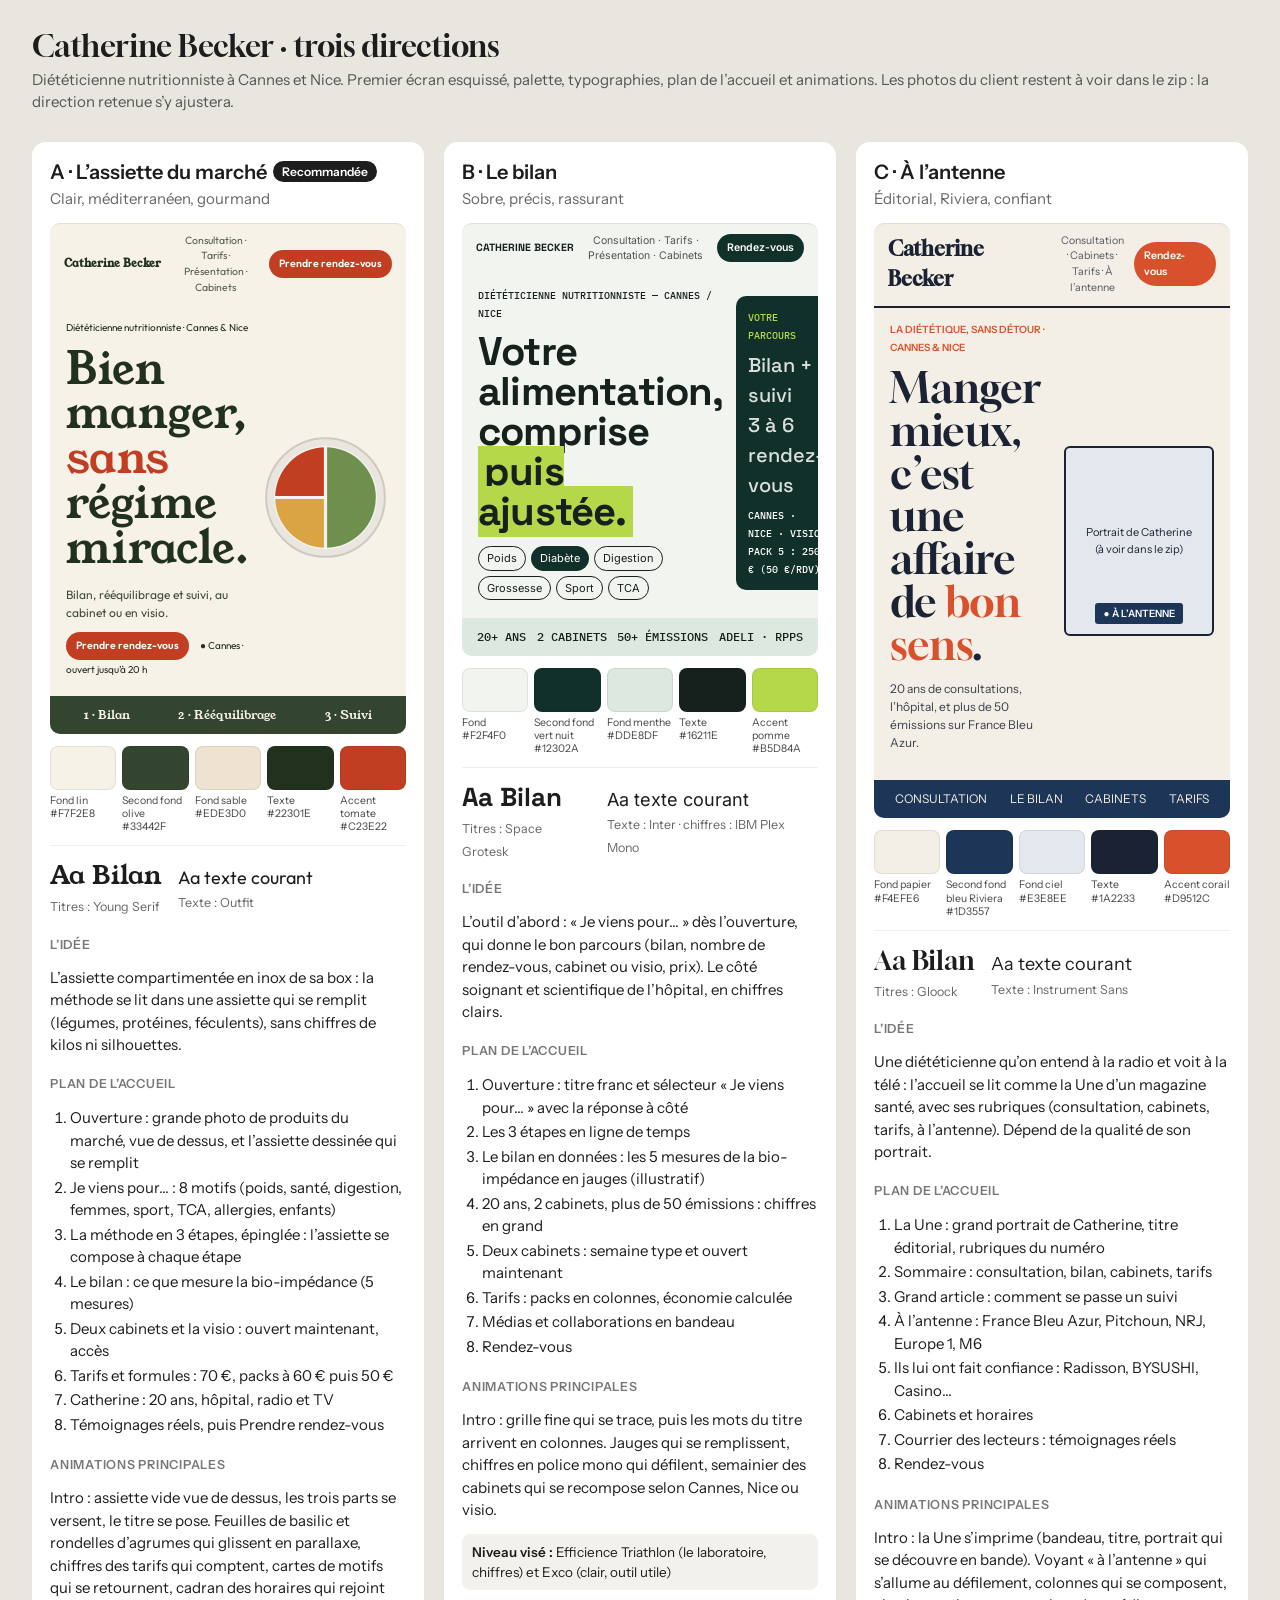
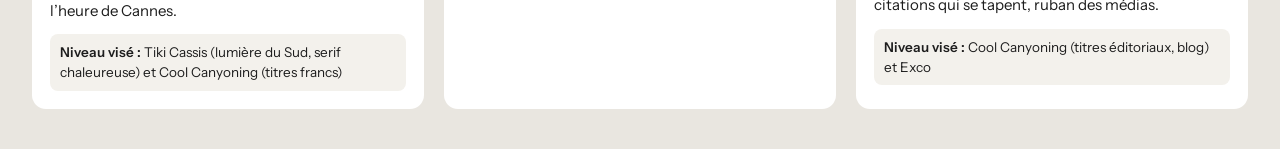
<file: _suivi/directions.html>
<!DOCTYPE html><html lang="fr"><head><meta charset="utf-8"><meta name="viewport" content="width=device-width,initial-scale=1"><title>Catherine Becker · trois directions</title><style>@font-face{font-family:'Young Serif';src:url([data-uri]) format('woff2');font-weight:400;font-display:block}
@font-face{font-family:'Outfit';src:url([data-uri]) format('woff2');font-weight:400;font-display:block}
@font-face{font-family:'Outfit';src:url([data-uri]) format('woff2');font-weight:600;font-display:block}
@font-face{font-family:'Space Grotesk';src:url([data-uri]) format('woff2');font-weight:500;font-display:block}
@font-face{font-family:'Space Grotesk';src:url([data-uri]) format('woff2');font-weight:700;font-display:block}
@font-face{font-family:'Inter';src:url([data-uri]) format('woff2');font-weight:400;font-display:block}
@font-face{font-family:'Inter';src:url([data-uri]) format('woff2');font-weight:600;font-display:block}
@font-face{font-family:'IBM Plex Mono';src:url([data-uri]) format('woff2');font-weight:500;font-display:block}
@font-face{font-family:'Gloock';src:url([data-uri]) format('woff2');font-weight:400;font-display:block}
@font-face{font-family:'Instrument Sans';src:url([data-uri]) format('woff2');font-weight:400;font-display:block}
@font-face{font-family:'Instrument Sans';src:url([data-uri]) format('woff2');font-weight:600;font-display:block}
*{box-sizing:border-box}body{margin:0;background:#E9E6E0;font:15px/1.5 'Instrument Sans',system-ui;color:#1d1d1d}
header{padding:28px 32px 8px}header h1{font:400 30px Gloock;margin:0}header p{margin:.3em 0;color:#555}
.grid{display:grid;grid-template-columns:repeat(3,minmax(0,1fr));gap:20px;padding:16px 32px 40px}
@media(max-width:1100px){.grid{grid-template-columns:1fr}}
.dir{background:#fff;border-radius:14px;padding:18px;display:flex;flex-direction:column;gap:12px}
.dir h2{margin:0;font:600 20px 'Instrument Sans'}.dir h2 em{font-style:normal;font-size:12px;background:#1d1d1d;color:#fff;border-radius:20px;padding:3px 9px;margin-left:6px;vertical-align:3px}
.ton{color:#666;margin-top:-8px}
.mock{border-radius:10px;overflow:hidden;font-size:12px;box-shadow:0 1px 0 rgba(0,0,0,.08) inset}
.nav{display:flex;align-items:center;gap:10px;padding:10px 14px;font-size:10.5px}.nav span{flex:1;text-align:center;opacity:.75}.nav i,.btn{font-style:normal;padding:6px 10px;border-radius:30px;font-weight:600;font-size:10.5px;display:inline-block}
.hero{display:flex;align-items:center;gap:12px;padding:12px 16px 18px;min-height:230px}.hero>div:first-child{flex:1}.hero h3{margin:.25em 0 .35em;font-weight:400}.hero p{margin:0 0 10px;font-size:12px;opacity:.85}
.band{display:flex;justify-content:space-around;padding:10px;font-size:12px}
.chips{display:flex;flex-wrap:wrap;gap:5px;margin-top:10px}.chips em{font-style:normal;border:1px solid currentColor;border-radius:20px;padding:3px 8px;font-size:11px}.chips .on{border-color:transparent}
.card{width:170px;border-radius:10px;padding:12px}
.portrait{width:150px;height:190px;border-radius:6px;display:flex;flex-direction:column;justify-content:center;align-items:center;text-align:center;font-size:11px;position:relative}.portrait b{position:absolute;bottom:10px;font-size:10px;padding:3px 8px;border-radius:3px}
.pal{display:flex;gap:6px}.pal div{flex:1}.pal i{display:block;height:44px;border-radius:8px;border:1px solid rgba(0,0,0,.08)}.pal small{display:block;font-size:10.5px;line-height:1.25;margin-top:4px;color:#444}
.typo{display:flex;gap:16px;align-items:baseline;border-top:1px solid #eee;padding-top:10px}.typo b{font-weight:400;font-size:26px}.typo small{color:#666}
h4{margin:6px 0 0;font-size:12.5px;text-transform:uppercase;letter-spacing:.06em;color:#777}
ol{margin:0;padding-left:20px}li{margin:2px 0}
.fav{background:#F3F1EC;border-radius:8px;padding:8px 10px;font-size:13.5px}
</style></head><body><header><h1>Catherine Becker · trois directions</h1><p>Diététicienne nutritionniste à Cannes et Nice. Premier écran esquissé, palette, typographies, plan de l’accueil et animations. Les photos du client restent à voir dans le zip : la direction retenue s’y ajustera.</p></header>
<div class="grid"><section class="dir"><h2>A · L’assiette du marché<em>Recommandée</em></h2><div class="ton">Clair, méditerranéen, gourmand</div><div class="mock" style="background:#F7F2E8;color:#22301E;font-family:Outfit">
  <div class="nav"><b style="font-family:'Young Serif'">Catherine Becker</b><span>Consultation · Tarifs · Présentation · Cabinets</span><i style="background:#C23E22;color:#fff">Prendre rendez-vous</i></div>
  <div class="hero"><div><small>Diététicienne nutritionniste · Cannes &amp; Nice</small>
  <h3 style="font-family:'Young Serif';font-size:44px;line-height:1.02">Bien manger,<br><span style="color:#C23E22">sans</span> régime<br>miracle.</h3>
  <p>Bilan, rééquilibrage et suivi, au cabinet ou en visio.</p><i class="btn" style="background:#C23E22;color:#fff">Prendre rendez-vous</i> <small style="margin-left:8px">● Cannes · ouvert jusqu’à 20 h</small></div>
  <svg viewBox="0 0 200 200" width="190"><circle cx="100" cy="100" r="92" fill="#e9e6df" stroke="#cfcac0" stroke-width="3"/><circle cx="100" cy="100" r="80" fill="#f4f2ec"/>
  <path d="M100 100 L100 22 A78 78 0 0 1 100 178 Z" fill="#6f8f4e"/><path d="M100 100 L100 178 A78 78 0 0 1 22 100 Z" fill="#d9a441"/><path d="M100 100 L22 100 A78 78 0 0 1 100 22 Z" fill="#C23E22"/>
  <line x1="100" y1="20" x2="100" y2="180" stroke="#f4f2ec" stroke-width="5"/><line x1="20" y1="100" x2="100" y2="100" stroke="#f4f2ec" stroke-width="5"/></svg></div>
  <div class="band" style="background:#33442F;color:#F7F2E8"><span style="font-family:'Young Serif'">1 · Bilan</span><span style="font-family:'Young Serif'">2 · Rééquilibrage</span><span style="font-family:'Young Serif'">3 · Suivi</span></div></div>
<div class="pal"><div><i style="background:#F7F2E8"></i><small>Fond lin<br>#F7F2E8</small></div><div><i style="background:#33442F"></i><small>Second fond olive<br>#33442F</small></div><div><i style="background:#EDE3D0"></i><small>Fond sable<br>#EDE3D0</small></div><div><i style="background:#22301E"></i><small>Texte<br>#22301E</small></div><div><i style="background:#C23E22"></i><small>Accent tomate<br>#C23E22</small></div></div>
<div class="typo"><div><b style="font-family:'Young Serif'">Aa Bilan</b><br><small>Titres : Young Serif</small></div><div><b style="font-family:'Outfit';font-size:18px">Aa texte courant</b><br><small>Texte : Outfit</small></div></div>
<h4>L’idée</h4><div>L’assiette compartimentée en inox de sa box : la méthode se lit dans une assiette qui se remplit (légumes, protéines, féculents), sans chiffres de kilos ni silhouettes.</div><h4>Plan de l’accueil</h4><ol><li>Ouverture : grande photo de produits du marché, vue de dessus, et l’assiette dessinée qui se remplit</li><li>Je viens pour… : 8 motifs (poids, santé, digestion, femmes, sport, TCA, allergies, enfants)</li><li>La méthode en 3 étapes, épinglée : l’assiette se compose à chaque étape</li><li>Le bilan : ce que mesure la bio-impédance (5 mesures)</li><li>Deux cabinets et la visio : ouvert maintenant, accès</li><li>Tarifs et formules : 70 €, packs à 60 € puis 50 €</li><li>Catherine : 20 ans, hôpital, radio et TV</li><li>Témoignages réels, puis Prendre rendez-vous</li></ol><h4>Animations principales</h4><div>Intro : assiette vide vue de dessus, les trois parts se versent, le titre se pose. Feuilles de basilic et rondelles d’agrumes qui glissent en parallaxe, chiffres des tarifs qui comptent, cartes de motifs qui se retournent, cadran des horaires qui rejoint l’heure de Cannes.</div><div class="fav"><b>Niveau visé :</b> Tiki Cassis (lumière du Sud, serif chaleureuse) et Cool Canyoning (titres francs)</div></section><section class="dir"><h2>B · Le bilan</h2><div class="ton">Sobre, précis, rassurant</div><div class="mock" style="background:#F2F4F0;color:#16211E;font-family:Inter">
  <div class="nav"><b style="font-family:'Space Grotesk'">CATHERINE BECKER</b><span>Consultation · Tarifs · Présentation · Cabinets</span><i style="background:#12302A;color:#fff">Rendez-vous</i></div>
  <div class="hero"><div><small style="font-family:'IBM Plex Mono'">DIÉTÉTICIENNE NUTRITIONNISTE — CANNES / NICE</small>
  <h3 style="font-family:'Space Grotesk';font-weight:700;font-size:40px;line-height:1;letter-spacing:-.02em">Votre alimentation,<br>comprise <span style="background:#B5D84A;padding:0 6px">puis ajustée.</span></h3>
  <div class="chips"><em>Poids</em><em class="on" style="background:#12302A;color:#fff">Diabète</em><em>Digestion</em><em>Grossesse</em><em>Sport</em><em>TCA</em></div></div>
  <div class="card" style="background:#12302A;color:#fff"><small style="font-family:'IBM Plex Mono';color:#B5D84A">VOTRE PARCOURS</small><p style="font-family:'Space Grotesk';font-size:20px;margin:.3em 0">Bilan + suivi<br>3 à 6 rendez-vous</p><small style="font-family:'IBM Plex Mono'">CANNES · NICE · VISIO<br>PACK 5 : 250 € (50 €/RDV)</small></div></div>
  <div class="band" style="background:#DDE8DF;font-family:'IBM Plex Mono'"><span>20+ ANS</span><span>2 CABINETS</span><span>50+ ÉMISSIONS</span><span>ADELI · RPPS</span></div></div>
<div class="pal"><div><i style="background:#F2F4F0"></i><small>Fond<br>#F2F4F0</small></div><div><i style="background:#12302A"></i><small>Second fond vert nuit<br>#12302A</small></div><div><i style="background:#DDE8DF"></i><small>Fond menthe<br>#DDE8DF</small></div><div><i style="background:#16211E"></i><small>Texte<br>#16211E</small></div><div><i style="background:#B5D84A"></i><small>Accent pomme<br>#B5D84A</small></div></div>
<div class="typo"><div><b style="font-family:'Space Grotesk';font-weight:700">Aa Bilan</b><br><small>Titres : Space Grotesk</small></div><div><b style="font-family:'Inter';font-size:18px">Aa texte courant</b><br><small>Texte : Inter · chiffres : IBM Plex Mono</small></div></div>
<h4>L’idée</h4><div>L’outil d’abord : « Je viens pour… » dès l’ouverture, qui donne le bon parcours (bilan, nombre de rendez-vous, cabinet ou visio, prix). Le côté soignant et scientifique de l’hôpital, en chiffres clairs.</div><h4>Plan de l’accueil</h4><ol><li>Ouverture : titre franc et sélecteur « Je viens pour… » avec la réponse à côté</li><li>Les 3 étapes en ligne de temps</li><li>Le bilan en données : les 5 mesures de la bio-impédance en jauges (illustratif)</li><li>20 ans, 2 cabinets, plus de 50 émissions : chiffres en grand</li><li>Deux cabinets : semaine type et ouvert maintenant</li><li>Tarifs : packs en colonnes, économie calculée</li><li>Médias et collaborations en bandeau</li><li>Rendez-vous</li></ol><h4>Animations principales</h4><div>Intro : grille fine qui se trace, puis les mots du titre arrivent en colonnes. Jauges qui se remplissent, chiffres en police mono qui défilent, semainier des cabinets qui se recompose selon Cannes, Nice ou visio.</div><div class="fav"><b>Niveau visé :</b> Efficience Triathlon (le laboratoire, chiffres) et Exco (clair, outil utile)</div></section><section class="dir"><h2>C · À l’antenne</h2><div class="ton">Éditorial, Riviera, confiant</div><div class="mock" style="background:#F4EFE6;color:#1A2233;font-family:'Instrument Sans'">
  <div class="nav" style="border-bottom:2px solid #1A2233"><b style="font-family:Gloock;font-size:20px">Catherine Becker</b><span>Consultation · Cabinets · Tarifs · À l’antenne</span><i style="background:#D9512C;color:#fff">Rendez-vous</i></div>
  <div class="hero"><div><small style="color:#D9512C;font-weight:600">LA DIÉTÉTIQUE, SANS DÉTOUR · CANNES &amp; NICE</small>
  <h3 style="font-family:Gloock;font-size:42px;line-height:1.02">Manger mieux,<br>c’est une affaire<br>de <span style="color:#D9512C">bon sens</span>.</h3>
  <p>20 ans de consultations, l’hôpital, et plus de 50 émissions sur France Bleu Azur.</p></div>
  <div class="portrait" style="background:#E3E8EE;border:2px solid #1A2233"><span>Portrait de Catherine<br>(à voir dans le zip)</span><b style="background:#1D3557;color:#fff">● À L’ANTENNE</b></div></div>
  <div class="band" style="background:#1D3557;color:#F4EFE6"><span>CONSULTATION</span><span>LE BILAN</span><span>CABINETS</span><span>TARIFS</span></div></div>
<div class="pal"><div><i style="background:#F4EFE6"></i><small>Fond papier<br>#F4EFE6</small></div><div><i style="background:#1D3557"></i><small>Second fond bleu Riviera<br>#1D3557</small></div><div><i style="background:#E3E8EE"></i><small>Fond ciel<br>#E3E8EE</small></div><div><i style="background:#1A2233"></i><small>Texte<br>#1A2233</small></div><div><i style="background:#D9512C"></i><small>Accent corail<br>#D9512C</small></div></div>
<div class="typo"><div><b style="font-family:'Gloock'">Aa Bilan</b><br><small>Titres : Gloock</small></div><div><b style="font-family:'Instrument Sans';font-size:18px">Aa texte courant</b><br><small>Texte : Instrument Sans</small></div></div>
<h4>L’idée</h4><div>Une diététicienne qu’on entend à la radio et voit à la télé : l’accueil se lit comme la Une d’un magazine santé, avec ses rubriques (consultation, cabinets, tarifs, à l’antenne). Dépend de la qualité de son portrait.</div><h4>Plan de l’accueil</h4><ol><li>La Une : grand portrait de Catherine, titre éditorial, rubriques du numéro</li><li>Sommaire : consultation, bilan, cabinets, tarifs</li><li>Grand article : comment se passe un suivi</li><li>À l’antenne : France Bleu Azur, Pitchoun, NRJ, Europe 1, M6</li><li>Ils lui ont fait confiance : Radisson, BYSUSHI, Casino…</li><li>Cabinets et horaires</li><li>Courrier des lecteurs : témoignages réels</li><li>Rendez-vous</li></ol><h4>Animations principales</h4><div>Intro : la Une s’imprime (bandeau, titre, portrait qui se découvre en bande). Voyant « à l’antenne » qui s’allume au défilement, colonnes qui se composent, citations qui se tapent, ruban des médias.</div><div class="fav"><b>Niveau visé :</b> Cool Canyoning (titres éditoriaux, blog) et Exco</div></section></div></body></html>
</file>
<file: assets/css/socle.css>
/* Socle : règles communes à toutes les maquettes. Le style du projet va dans site.css.
   Les couleurs et polices du projet se règlent par les variables ci-dessous (redéfinies dans site.css). */
:root {
  --police-titres: Georgia, 'Times New Roman', serif;
  --police-texte: system-ui, -apple-system, 'Segoe UI', Roboto, sans-serif;
  --accent: #b3361f;
  --texte-doux: color-mix(in srgb, var(--texte) 78%, var(--fond));
  --ligne: color-mix(in srgb, var(--texte) 18%, var(--fond));
  --gouttiere: clamp(16px, 4vw, 48px);
  --largeur: 1240px;
  --rayon: 6px;
  --duree: .7s;
  --courbe: cubic-bezier(.22, 1, .36, 1);
}

*, *::before, *::after { box-sizing: border-box; }
html { -webkit-text-size-adjust: 100%; text-size-adjust: 100%; }
body {
  font-family: var(--police-texte); font-size: clamp(1rem, .96rem + .2vw, 1.125rem); line-height: 1.6;
  padding-bottom: var(--barres-h); overflow-x: clip;
}
img, picture, video, canvas, svg { display: block; max-width: 100%; }
img, video { height: auto; }
h1, h2, h3, h4 { font-family: var(--police-titres); line-height: 1.08; margin: 0 0 .5em; text-wrap: balance; font-weight: 600; }
p, li, dd, figcaption { text-wrap: pretty; }
p { margin: 0 0 1em; }
a { color: inherit; }
a[href^="mailto:"] { overflow-wrap: anywhere; }
button, input, select, textarea { font: inherit; color: inherit; }
button { cursor: pointer; }
:where(a, button, input, select, textarea, summary, [tabindex]) { -webkit-tap-highlight-color: transparent; }
:focus { outline: none; }
:focus-visible { outline: 3px solid var(--accent); outline-offset: 3px; border-radius: 2px; }
[id] { scroll-margin-top: calc(var(--entete-h) + 12px); scroll-margin-bottom: calc(var(--barres-h) + 12px); }
/* Lien profond vers une scène qui cache l'en-tête : elle arrive tout en haut de l'écran (comme aller() du socle). */
html.js:not(.secours) :is([data-entete-cache], [data-entete-cache] [id], [data-fx="plein-ecran"], [data-fx="plein-ecran"] [id]) { scroll-margin-top: 0; }
[hidden] { display: none !important; }

.visuellement-cache {
  position: absolute !important; width: 1px; height: 1px; padding: 0; margin: -1px;
  overflow: hidden; clip: rect(0 0 0 0); white-space: nowrap; border: 0;
}
.evitement {
  position: fixed; left: 12px; top: 12px; z-index: 1000; padding: 12px 16px; background: var(--texte); color: var(--fond);
  transform: translateY(-160%); text-decoration: none;
}
.evitement:focus-visible { transform: none; }
.conteneur { width: min(100% - 2 * var(--gouttiere), var(--largeur)); margin-inline: auto; }
.chiffres { font-variant-numeric: tabular-nums; }

/* Boutons : zones tactiles d'au moins 44 px. */
.bouton {
  display: inline-flex; align-items: center; justify-content: center; gap: .5em;
  min-height: 48px; min-width: 44px; padding: .7em 1.4em; border-radius: 999px;
  background: var(--accent); color: var(--fond); text-decoration: none; font-weight: 600; border: 0;
  line-height: 1.2; text-align: center;
}
.bouton--contour { background: transparent; color: inherit; box-shadow: inset 0 0 0 2px currentColor; }
.bouton[disabled] { opacity: .55; cursor: not-allowed; }

/* Apparitions : cachées par le style critique jusqu'à .vu, jamais recachées. */
html.js:not(.secours):not([data-arrivee="retour"]) [data-anime]:not([data-anime="gsap"]) {
  transform: translate3d(0, 1.2rem, 0);
  transition: opacity var(--duree) var(--courbe) var(--delai, 0s), transform var(--duree) var(--courbe) var(--delai, 0s);
}
html.js:not(.secours):not([data-arrivee="retour"]) [data-anime]:not([data-anime="gsap"]).vu { transform: none; }

/* Bibliothèque d'effets (effets.js). Apparitions : le bloc lui-même ne glisse pas, ce sont ses parties qui arrivent.
   Mêmes conditions que les apparitions : en secours, au retour et sans JavaScript, état final direct.
   Les transitions ne valent que pendant l'arrivée (.fx-fini ensuite) : celles du projet reprennent la main. */
html.js:not(.secours):not([data-arrivee="retour"]) :is([data-anime="lignes"], [data-anime="mots"], [data-anime="lettres"], [data-anime="cascade"]):not([data-anime="gsap"]) {
  transform: none; transition: opacity .25s linear var(--delai, 0s);
}
/* Masques des lignes : découpe par clip-path, débordante en haut et sur les côtés (accents), un peu en bas (jambages),
   au lieu d'un overflow et de marges : la mise en page ne change pas d'un pixel pendant la découpe. La ligne part
   d'assez bas (135 %) pour rester invisible malgré le débord du bas. */
.fx-ligne-mask { overflow: visible !important; clip-path: inset(-.4em -.6em -.2em -.6em); }
html.js:not(.secours):not([data-arrivee="retour"]) [data-anime="lignes"] .fx-ligne {
  transform: translate3d(0, 135%, 0); transition: transform 1s var(--courbe) calc(var(--delai, 0s) + var(--i, 0) * 90ms);
}
html.js:not(.secours):not([data-arrivee="retour"]) [data-anime="lignes"].vu .fx-ligne { transform: none; }
html.js:not(.secours):not([data-arrivee="retour"]) [data-anime="mots"] .fx-mot {
  opacity: 0; transform: translate3d(0, .5em, 0);
  transition: opacity .6s var(--courbe) calc(var(--delai, 0s) + var(--i, 0) * 35ms), transform .7s var(--courbe) calc(var(--delai, 0s) + var(--i, 0) * 35ms);
}
html.js:not(.secours):not([data-arrivee="retour"]) [data-anime="mots"].vu .fx-mot { opacity: 1; transform: none; }
/* Lettres : chaque mot reste d'un bloc (jamais coupé en fin de ligne), les lettres basculent en place. */
[data-anime="lettres"] :is(.fx-mot-l, .fx-lettre) { display: inline-block; }
html.js:not(.secours):not([data-arrivee="retour"]) [data-anime="lettres"] .fx-lettre {
  opacity: 0; transform: translate3d(0, .55em, 0) rotate(12deg); transform-origin: 0 100%;
  transition: opacity .5s var(--courbe) calc(var(--delai, 0s) + var(--i, 0) * 18ms), transform .8s var(--courbe) calc(var(--delai, 0s) + var(--i, 0) * 18ms);
}
html.js:not(.secours):not([data-arrivee="retour"]) [data-anime="lettres"].vu .fx-lettre { opacity: 1; transform: none; }
html.js:not(.secours):not([data-arrivee="retour"]) [data-anime="cascade"] > * { opacity: 0; transform: translate3d(0, 1.8rem, 0); }
html.js:not(.secours):not([data-arrivee="retour"]) [data-anime="cascade"]:not(.fx-fini) > * {
  transition: opacity .7s var(--courbe) calc(var(--delai, 0s) + var(--i, 0) * 80ms), transform .9s var(--courbe) calc(var(--delai, 0s) + var(--i, 0) * 80ms);
}
html.js:not(.secours):not([data-arrivee="retour"]) [data-anime="cascade"].vu > * { opacity: 1; transform: none; }
/* Rideau : règle aussi précise que celle des apparitions (sinon sa transition de découpe serait écrasée). */
html.js:not(.secours):not([data-arrivee="retour"]) [data-anime="rideau"]:not([data-anime="gsap"]) {
  transform: none; clip-path: inset(0 0 100% 0);
}
html.js:not(.secours):not([data-arrivee="retour"]) [data-anime="rideau"]:not([data-anime="gsap"]):not(.fx-fini) {
  transition: opacity .25s linear var(--delai, 0s), clip-path 1.2s cubic-bezier(.77, 0, .18, 1) var(--delai, 0s);
}
html.js:not(.secours):not([data-arrivee="retour"]) [data-anime="rideau"]:not([data-anime="gsap"]).vu { clip-path: inset(0 0 0 0); }
html.js:not(.secours):not([data-arrivee="retour"]) [data-anime="rideau"]:not([data-fx]) > :is(picture, video) { transform: scale(1.14); }
html.js:not(.secours):not([data-arrivee="retour"]) [data-anime="rideau"]:not([data-fx]):not(.fx-fini) > :is(picture, video) { transition: transform 1.6s var(--courbe) var(--delai, 0s); }
html.js:not(.secours):not([data-arrivee="retour"]) [data-anime="rideau"].vu:not([data-fx]) > :is(picture, video) { transform: none; }
/* Effets liés au défilement : l'image déplacée par GSAP n'a aucune transition CSS (une seule source par propriété). */
[data-fx="parallaxe"] > :is(picture, video, img), [data-fx="zoom"] > :is(picture, video, img) { transition: none; }
/* WebGL « onde » : le canvas, calé sur l'image, n'est visible que pendant le mouvement ; au repos, l'image d'origine, nette. */
[data-fx="onde"] { position: relative; }
.fx-onde { position: absolute; left: 0; top: 0; width: 100%; height: 100%; pointer-events: none; opacity: 0; transition: opacity .3s linear; }
.fx-onde--actif { opacity: 1; transition-duration: .12s; }
/* Image qui s'ouvre en plein écran : section haute, cadre collant en haut de l'écran (sticky, pas d'épinglage GSAP).
   En secours et sans JavaScript : image entière dans une section normale (règles [data-collant]). */
html.js:not(.secours) [data-fx="plein-ecran"] { position: relative; height: var(--fx-longueur, 260svh); }
html.js:not(.secours) [data-fx="plein-ecran"] > [data-collant] { position: sticky; top: 0; height: 100vh; height: 100svh; overflow: hidden; }
[data-fx="plein-ecran"] > [data-collant] > .media, [data-fx="plein-ecran"] [data-fx-cible] { width: 100%; height: 100%; border-radius: 0; }
:is(html.secours, html:not(.js)) [data-fx="plein-ecran"] [data-fx-cible] { height: 100svh; }
/* Mots géants : la rangée garde sa largeur (mots répétés au besoin) et ne sort jamais de son bandeau.
   En secours et sans JavaScript, les mots passent à la ligne : rien n'est coupé. */
[data-fx="mots-geants"] { overflow: hidden; overflow: clip; }
[data-fx="mots-geants"] [data-fx-rangee] { width: max-content; white-space: nowrap; margin: 0; }
:is(html.secours, html:not(.js)) [data-fx="mots-geants"] { overflow: visible; }
:is(html.secours, html:not(.js)) [data-fx="mots-geants"] [data-fx-rangee] { width: auto; white-space: normal; line-height: 1.2; }
/* Inclinaison selon la vitesse : GSAP seul tient la transformation (pas de transition CSS sur transform). */
[data-fx="vitesse"], [data-fx="mots-geants"] [data-fx-rangee] { transition-property: opacity, color, background-color, border-color, box-shadow !important; }

/* Effets au survol : au premier survol, GSAP prend la main sur la transformation (classe fx-survol) :
   plus aucune transition CSS sur transform pour cet élément. */
.fx-survol { transition-property: opacity, color, background-color, border-color, box-shadow !important; }

[data-boucle-css].hors-ecran, [data-boucle-css].hors-ecran *, [data-boucle-css].en-pause, [data-boucle-css].en-pause * { animation-play-state: paused !important; }

/* En-tête : opaque, jamais coupé, se cache en descendant. */
[data-entete] {
  position: fixed; inset: 0 0 auto; z-index: 800; background: var(--fond);
  border-bottom: 1px solid var(--ligne); transition: transform .35s var(--courbe);
}
html.entete-cache [data-entete], html.scene-sans-entete:not(.menu-ouvert) [data-entete] { transform: translateY(-100%); }
.entete-rangee {
  display: flex; align-items: center; gap: clamp(8px, 2vw, 28px);
  min-height: 64px; padding: 8px var(--gouttiere); max-width: calc(var(--largeur) + 2 * var(--gouttiere)); margin-inline: auto;
}
.entete-logo { display: inline-flex; align-items: center; gap: .6em; min-height: 44px; text-decoration: none; font-weight: 700; flex: none; }
.entete-logo img { width: 36px; height: 36px; }
[data-nav] { flex: 1 1 auto; min-width: 0; display: flex; justify-content: flex-end; }
[data-nav] ul { display: flex; gap: clamp(12px, 2vw, 28px); list-style: none; margin: 0; padding: 0; min-width: 0; overflow: hidden; white-space: nowrap; }
/* Un lien de navigation ne passe jamais à la ligne : sinon il « tient » sur deux lignes et le relais
   (deuxième rangée, bouton Menu) ne se déclenche pas. */
[data-nav] a { display: inline-flex; align-items: center; min-height: 44px; text-decoration: none; white-space: nowrap; }
[data-nav] a[aria-current] { text-decoration: underline; text-underline-offset: .35em; text-decoration-thickness: 2px; }
.entete-actions { display: flex; align-items: center; gap: 8px; flex: none; }
.entete-actions .bouton { min-height: 44px; padding-inline: 1.1em; }
.entete-langue { display: inline-flex; align-items: center; justify-content: center; min-width: 44px; min-height: 44px; text-decoration: none; font-weight: 600; text-transform: uppercase; }
[data-menu-bouton] { display: none; min-height: 44px; min-width: 44px; padding: 0 14px; border: 0; border-radius: 999px; background: var(--texte); color: var(--fond); font-weight: 600; }
html.nav-compacte [data-nav] { display: none; }
html.nav-compacte [data-menu-bouton] { display: inline-flex; align-items: center; }
html.nav-compacte .entete-actions { margin-left: auto; }
/* Dès 900 px, les liens qui ne tiennent pas à côté du logo passent sur une deuxième rangée (entete.js) :
   jamais le bouton Menu seul sur ordinateur. L'en-tête est plus haut : --entete-h suit (mesures.js). */
html.nav-deux-rangees .entete-rangee { flex-wrap: wrap; row-gap: 0; }
html.nav-deux-rangees [data-nav] { order: 3; flex: 1 0 100%; justify-content: flex-start; border-top: 1px solid var(--ligne); }
html.nav-deux-rangees .entete-actions { margin-left: auto; }
html.nav-deux-lignes [data-nav] ul { flex-wrap: wrap; row-gap: 0; column-gap: clamp(12px, 1.6vw, 24px); }
@media (max-width: 520px) { .entete-actions .bouton { display: none; } }

/* Sans JavaScript : l'en-tête reste dans le flux (sa hauteur n'est pas mesurée, rien ne passe dessous).
   Dès 900 px, les liens passent à la ligne sous le logo ; en dessous, un lien Menu ouvre le menu plein écran
   par son ancre (#menu:target) et un lien Fermer le referme. */
.menu-sansjs, .menu-sansjs-fermer { display: none; }
html:not(.js) { --entete-h: 0px; }
html:not(.js) [data-entete] { position: relative; }
@media (min-width: 900px) {
  html:not(.js) .entete-rangee { flex-wrap: wrap; row-gap: 0; }
  html:not(.js) [data-nav] { order: 3; flex: 1 0 100%; justify-content: flex-start; }
  html:not(.js) [data-nav] ul { flex-wrap: wrap; column-gap: clamp(12px, 2vw, 28px); row-gap: 0; }
  html:not(.js) .entete-actions { margin-left: auto; }
}
@media (max-width: 899px) {
  html:not(.js) [data-nav] { display: none; }
  html:not(.js) .entete-actions { margin-left: auto; }
  html:not(.js) .menu-sansjs {
    display: inline-flex; align-items: center; min-height: 44px; min-width: 44px; padding: 0 14px; border-radius: 999px;
    background: var(--texte); color: var(--fond); font-weight: 600; text-decoration: none;
  }
}
html:not(.js) #menu:target { z-index: 810; visibility: visible; opacity: 1; transition: none; padding-top: 24px; }
html:not(.js) #menu:target li { opacity: 1; transform: none; transition: none; }
html:not(.js) #menu:target .menu-sansjs-fermer { display: block; margin: 0 0 16px; }
html:not(.js) .menu-sansjs-fermer a { display: inline-flex; align-items: center; min-height: 44px; font-weight: 600; }
/* Cible du lien Fermer : fixe, elle ne fait pas défiler la page quand le menu se referme. */
#menu-ferme { position: fixed; top: 0; left: 0; width: 1px; height: 1px; pointer-events: none; }
/* Sans JavaScript, la barre fixe du téléphone n'est pas mesurée : sa hauteur est réservée d'office. */
@media (max-width: 760px) { html:not(.js) { --barres-h: calc(65px + env(safe-area-inset-bottom)); } }

/* Menu : plein écran, liens qui arrivent l'un après l'autre. */
[data-menu] {
  position: fixed; inset: 0; z-index: 790; background: var(--menu-fond, var(--fond)); overflow-y: auto; overscroll-behavior: contain;
  padding: calc(var(--entete-h) + 24px) var(--gouttiere) calc(32px + var(--barres-h));
  visibility: hidden; opacity: 0; transition: opacity .3s var(--courbe), visibility 0s .3s;
}
html.menu-ouvert [data-menu] { visibility: visible; opacity: 1; transition: opacity .3s var(--courbe); }
html.menu-ouvert [data-entete] { transform: none; }
[data-menu] ul { list-style: none; margin: 0 0 32px; padding: 0; }
[data-menu] li { opacity: 0; transform: translateY(12px); transition: opacity .4s var(--courbe), transform .4s var(--courbe); transition-delay: calc(var(--i, 0) * 50ms + 80ms); }
html.menu-ouvert [data-menu] li { opacity: 1; transform: none; }
[data-menu] .menu-lien { display: flex; align-items: center; min-height: 52px; font-family: var(--police-titres); font-size: clamp(1.6rem, 7vw, 2.6rem); text-decoration: none; }
[data-menu] .menu-lien[aria-current] { color: var(--accent); }

/* Voile de transition (état de départ dans le style critique). */
[data-voile] { display: grid; place-items: center; color: var(--fond); }
.voile-contenu { display: grid; justify-items: center; gap: 12px; text-align: center; padding: var(--gouttiere); }
.voile-contenu img { width: 56px; height: 56px; }
[data-voile-libelle] { font-family: var(--police-titres); font-size: clamp(1.6rem, 5vw, 3rem); }
/* Forme « vague » : bords ondulés du voile (en haut à la montée, en bas au retrait), posés par le gabarit. */
[data-voile] .voile-vague { position: absolute; left: 0; width: 100%; height: clamp(60px, 12vh, 120px); fill: var(--voile-fond); pointer-events: none; }
[data-voile] .voile-vague--haut { bottom: calc(100% - 1px); transform-origin: 50% 100%; }
[data-voile] .voile-vague--bas { top: calc(100% - 1px); transform-origin: 50% 0; }
/* Trou qui s'ouvre dans le voile (forme « iris ») ou dans le panneau de l'intro (versObjet) :
   variables --cx, --cy (centre) et --trou (rayon), posées image par image par le socle. */
[data-voile].avec-trou, .ouverture-panneau.avec-trou {
  -webkit-mask: radial-gradient(circle at var(--cx, 50%) var(--cy, 50%), transparent var(--trou, -2px), #000 calc(var(--trou, -2px) + 1px));
          mask: radial-gradient(circle at var(--cx, 50%) var(--cy, 50%), transparent var(--trou, -2px), #000 calc(var(--trou, -2px) + 1px));
}

/* Barre fixe du téléphone : action principale et contact rapide. */
[data-barre-fixe] {
  position: fixed; inset: auto 0 0; z-index: 780; display: none; gap: 8px;
  padding: 8px var(--gouttiere) calc(8px + env(safe-area-inset-bottom)); background: var(--fond); border-top: 1px solid var(--ligne);
  transition: transform .3s var(--courbe);
}
[data-barre-fixe] .bouton { flex: 1; min-height: 48px; }
[data-barre-fixe].barre-masquee { transform: translateY(110%); }
@media (max-width: 760px) { [data-barre-fixe] { display: flex; } }

/* Écrans plein cadre et sections épinglées : tout tient dans la partie visible. */
.ecran {
  min-height: 100vh; min-height: 100svh; display: flex; flex-direction: column;
  padding-top: calc(var(--entete-h) + 16px); padding-bottom: calc(var(--barres-h) + 16px);
}
.ecran.epingle { height: 100vh; height: 100svh; min-height: 0; }
.ecran .piste { flex: 1 1 auto; min-height: 0; max-height: 820px; }

/* Scènes épinglées ou collantes du projet ([data-scene], .ecran.epingle) : en secours et sans
   JavaScript, plus rien n'est épinglé, la scène prend la hauteur de son contenu (au moins un écran) au lieu
   d'être coupée. Son cadre collant [data-collant] redevient un bloc normal. */
:is(html.secours, html:not(.js)) :is([data-scene], .ecran.epingle) { height: auto !important; min-height: 100svh; }
:is(html.secours, html:not(.js)) [data-collant] { position: relative !important; top: auto !important; height: auto !important; min-height: 100svh; }

/* Faces arrière d'un objet en 3D (verso d'une carte, dos d'un volet) : jamais visibles de dos ;
   en secours et sans JavaScript, l'objet est posé ouvert et son dos est retiré (sinon il recouvre le texte). */
[data-face="dos"] { backface-visibility: hidden; -webkit-backface-visibility: hidden; }
:is(html.secours, html:not(.js)) [data-face="dos"] { display: none !important; }

/* Écrans bas. 1366×768 et moins de 820 px de haut sur ordinateur : .masque-ecran-bas se retire (phrase
   d'introduction, surtitre, légende), pour que le premier écran et les scènes épinglées tiennent.
   Téléphone à l'horizontale et moins de 500 px de haut : .masque-ecran-tres-bas se retire aussi, et les
   écrans plein cadre se resserrent. Les tailles des titres d'ouverture se règlent dans site.css, dans les
   mêmes requêtes (@media (max-height: 820px) and (min-width: 761px), puis (max-height: 500px)). */
@media (max-height: 820px) and (min-width: 761px) { .masque-ecran-bas { display: none !important; } }
@media (max-height: 500px) {
  .masque-ecran-bas, .masque-ecran-tres-bas { display: none !important; }
  .ecran { padding-top: calc(var(--entete-h) + 8px); padding-bottom: calc(var(--barres-h) + 8px); }
}

/* Médias : cadrage réglé par --cadrage (object-position), mention des illustrations générées. */
.media { position: relative; margin: 0; overflow: hidden; border-radius: var(--rayon); background: color-mix(in srgb, var(--texte) 8%, var(--fond)); } /* jamais de case vide pendant le chargement */
.media picture { display: block; width: 100%; height: 100%; }
.media img, .media video { width: 100%; height: 100%; object-fit: cover; object-position: var(--cadrage, 50% 50%); }
@media (max-width: 760px) { .media img, .media video { object-position: var(--cadrage-mobile, var(--cadrage, 50% 50%)); } }
.mention-ia {
  position: absolute; right: 8px; bottom: 8px; z-index: 2; padding: 3px 8px; border-radius: 999px;
  background: rgba(0, 0, 0, .66); color: #fff; font: 600 12px/1.4 var(--police-texte); letter-spacing: .01em; pointer-events: none;
}

/* Formulaires. */
.champ { display: grid; gap: 6px; margin-bottom: 18px; }
.champ label { font-weight: 600; }
.champ input, .champ select, .champ textarea {
  min-height: 48px; padding: 10px 12px; border: 1px solid color-mix(in srgb, var(--texte) 45%, var(--fond)); border-radius: var(--rayon); background: var(--fond);
}
.champ [aria-invalid="true"] { border-color: #b00020; }
.champ-erreur { margin: 0; color: #b00020; font-size: .95rem; }
.mention-donnees { font-size: .9rem; color: var(--texte-doux); }
[data-message-envoi] { padding: 12px 16px; border-radius: var(--rayon); background: color-mix(in srgb, var(--accent) 12%, var(--fond)); }

/* Barre de lecture des pages longues. */
[data-barre-lecture] { position: fixed; left: 0; right: 0; top: var(--entete-h); height: 3px; z-index: 805; background: var(--accent); transform: scaleX(0); transform-origin: 0 50%; }
html.entete-cache [data-barre-lecture] { top: 0; }

/* Curseur personnalisé (souris uniquement, activé par data-curseur sur html). */
.curseur {
  position: fixed; left: -8px; top: -8px; z-index: 1001; width: 16px; height: 16px; border-radius: 50%;
  border: 2px solid var(--accent); pointer-events: none; opacity: 0; transition: opacity .2s, width .2s, height .2s, left .2s, top .2s;
}
html.curseur-actif .curseur { opacity: 1; }
.curseur.curseur-lien { width: 40px; height: 40px; left: -20px; top: -20px; }
.curseur.curseur-cache { opacity: 0 !important; }

/* Pied de page. */
.pied { padding: 56px 0 32px; border-top: 1px solid var(--ligne); }
.pied-grille { display: grid; gap: 32px; grid-template-columns: repeat(auto-fit, minmax(200px, 1fr)); }
.pied ul { list-style: none; margin: 0; padding: 0; }
.pied a, .pied button.lien { display: inline-flex; align-items: center; min-height: 44px; }
button.lien { background: none; border: 0; padding: 0; text-decoration: underline; text-underline-offset: .2em; }
.pied-bas { display: flex; flex-wrap: wrap; justify-content: space-between; gap: 12px; margin-top: 32px; font-size: .9rem; color: var(--texte-doux); }
</file>
<file: assets/css/pile.css>
/* Témoignages en pile : fiches empilées, celle du dessus se lance à la main ; flèches et compteur.
   Identité uniquement par variables. Sans JavaScript : simple liste de témoignages. */
.tep { position: relative; padding-block: clamp(56px, 9vw, 128px); display: grid; gap: clamp(28px, 4vw, 48px); }
.tep__tete { display: grid; gap: .8rem; max-width: 34rem; }
.tep__h2 { font-size: clamp(2rem, 5vw, 3.6rem); }
.tep__intro { color: var(--texte-doux); }
.tep__scene { display: grid; justify-items: center; gap: clamp(20px, 3vw, 32px); min-width: 0; }
.tep__pile { list-style: none; margin: 0; padding: 0; display: grid; gap: 16px; width: min(100%, 38rem); }

/* Une fiche */
.tep__carte { display: grid; align-content: start; gap: 1rem; padding: clamp(22px, 3vw, 40px); border: 1px solid var(--ligne); border-radius: var(--rayon);
  background: color-mix(in oklab, var(--surface) 70%, var(--fond)); box-shadow: 0 18px 40px -30px color-mix(in oklab, var(--texte) 80%, transparent); }
.tep__citation { margin: 0; position: relative; font-family: var(--police-titres); font-size: clamp(1.2rem, 2.2vw, 1.6rem); line-height: 1.35; }
.tep__citation::before { content: '«'; display: block; margin-bottom: .1em; font-size: 2.6em; line-height: .7; color: var(--accent); }
.tep__auteur { display: flex; flex-wrap: wrap; gap: .2rem .6rem; align-items: baseline; margin-top: auto; }
.tep__nom { font-weight: 600; }
.tep__contexte, .tep__source { color: var(--texte-doux); font-size: max(14px, .92rem); }
.tep__source { font-family: var(--police-mono); font-size: max(12px, .78rem); letter-spacing: .06em; text-transform: uppercase; }
.tep__note { line-height: 1; }
.tep__etoiles { position: relative; display: inline-block; color: var(--ligne); font-size: max(16px, 1.05rem); letter-spacing: .12em; }
.tep__etoiles::before { content: '★★★★★'; position: absolute; inset: 0 auto 0 0; width: calc(var(--note, 5) / 5 * 100%); overflow: hidden; color: var(--accent); white-space: nowrap; }

/* La pile : toutes les fiches dans la même case (hauteur de la plus grande), profondeur --k et inclinaison --r. */
.tep--pret .tep__pile { gap: 0; padding: 0 28px 34px 0; }
.tep--pret .tep__carte { grid-area: 1 / 1; transform-origin: 50% 100%;
  transform: translate(calc(var(--k, 0) * 12px), calc(var(--k, 0) * 14px)) rotate(calc(var(--r, 0) * 1deg)) scale(calc(1 - var(--k, 0) * .035)); }
.tep--anime .tep__carte { transition: transform .5s cubic-bezier(.2, .7, .2, 1), opacity .4s; }
.tep__carte--loin { opacity: 0; }
.tep__carte--vol { will-change: transform; }
.tep--anime .tep__carte--dessus { cursor: grab; touch-action: pan-y; -webkit-user-select: none; user-select: none; }
.tep__carte--tenue { cursor: grabbing !important; transition: none !important; }
/* Avant le module (JavaScript actif) : déjà empilées, pour que rien ne saute au chargement. */
@media (scripting: enabled) {
  .tep:not(.tep--pret) .tep__pile { gap: 0; padding: 0 28px 34px 0; }
  .tep:not(.tep--pret) .tep__carte { grid-area: 1 / 1; transform-origin: 50% 100%; transform: translate(24px, 28px) rotate(-2deg) scale(.93); }
  .tep:not(.tep--pret) .tep__carte:nth-child(2) { transform: translate(12px, 14px) rotate(2.4deg) scale(.965); z-index: 2; }
  .tep:not(.tep--pret) .tep__carte:first-child { transform: none; z-index: 3; }
  .tep:not(.tep--pret) .tep__carte:nth-child(n+4) { opacity: 0; }
}

/* Commandes */
.tep__commandes { display: flex; align-items: center; gap: 1rem; }
@media (scripting: none) { .tep__commandes { display: none; } }
.tep__prec, .tep__suiv { display: grid; place-items: center; width: 52px; height: 52px; padding: 0; border-radius: 50%; border: 1px solid var(--ligne); background: transparent; cursor: pointer; transition: border-color .25s, background-color .25s; }
.tep__prec svg, .tep__suiv svg { width: 22px; height: 22px; }
.tep__prec:hover, .tep__suiv:hover { border-color: var(--accent); background: color-mix(in oklab, var(--accent) 12%, transparent); }
.tep__compte { min-width: 4.5em; text-align: center; font-family: var(--police-mono); font-size: max(13px, .88rem); letter-spacing: .08em; font-variant-numeric: tabular-nums; }

@media (min-width: 960px) {
  .tep { grid-template-columns: minmax(0, .8fr) minmax(0, 1.2fr); align-items: center; column-gap: clamp(32px, 5vw, 88px); }
}
</file>
<file: assets/css/horaires.css>
/* Horaires « ouvert maintenant » — identité uniquement par les variables du socle.
   Cadran à gauche (ordinateur) ou en haut (téléphone), statut et semaine à côté. Sans JavaScript, en mode calme et sous
   « réduire les animations » : pas de cadran, le texte seul. Couleurs d'état : vert ouvert, orangé ferme bientôt, gris fermé. */
.horaires { padding-block: clamp(56px, 8vw, 120px);
  --horaires-ouvert: color-mix(in oklab, seagreen 78%, var(--texte));
  --horaires-bientot: color-mix(in oklab, darkorange 60%, var(--accent));
  --horaires-ferme: color-mix(in oklab, var(--texte) 45%, var(--fond)); }
.horaires__grille { display: grid; gap: clamp(28px, 5vw, 80px); align-items: center; }
.horaires__texte { display: grid; gap: 18px; align-content: center; min-width: 0; }
.horaires__texte > h2 { font-size: clamp(2.2rem, 1.4rem + 3vw, 4rem); line-height: 1; }
.horaires__sr { position: absolute; width: 1px; height: 1px; margin: -1px; overflow: hidden; clip: rect(0 0 0 0); white-space: nowrap; border: 0; padding: 0; }

/* Cadran */
.horaires__cadran { position: relative; width: min(100%, 460px); aspect-ratio: 1; justify-self: center; }
.horaires__svg { width: 100%; height: 100%; overflow: visible; }
.horaires__piste { fill: none; stroke: var(--ligne); stroke-width: 22; }
.horaires__graduation { stroke: color-mix(in oklab, var(--texte) 30%, var(--fond)); stroke-width: 1.2; }
.horaires__graduation.est-forte { stroke: var(--texte-doux); stroke-width: 2.2; }
.horaires__repere { fill: var(--texte-doux); font-family: var(--police-texte); font-size: 14px; font-weight: 600; text-anchor: middle; dominant-baseline: middle; }
.horaires__arc { fill: none; stroke: var(--accent); stroke-width: 22; stroke-linecap: round; }
.horaires__plage { fill: var(--accent); font-family: var(--police-texte); font-size: 13px; font-weight: 700; text-anchor: middle; dominant-baseline: middle; }
.horaires__aiguille { transform-box: view-box; transform-origin: 200px 200px; transform: rotate(var(--angle, 0deg)); transition: transform 1.8s cubic-bezier(.65, 0, .25, 1); }
.horaires__aiguille line { stroke: var(--texte); stroke-width: 2.6; stroke-linecap: round; }
.horaires__pointe { fill: var(--accent); stroke: var(--fond); stroke-width: 3; }
.horaires__cadran[data-etat="ouvert"] .horaires__pointe { fill: var(--horaires-ouvert); }
.horaires__cadran[data-etat="bientot"] .horaires__pointe { fill: var(--horaires-bientot); }
.horaires__centre { position: absolute; inset: 0; display: grid; place-content: center; text-align: center; pointer-events: none; }
.horaires__centre b { display: block; font-family: var(--police-titres); font-weight: 500; font-size: clamp(2.4rem, 9cqi, 4.2rem); line-height: 1; font-variant-numeric: tabular-nums; }
.horaires__cadran { container-type: inline-size; }
.horaires__centre span { margin-top: 6px; font-size: max(12px, .78rem); letter-spacing: .12em; text-transform: uppercase; color: var(--texte-doux); }

/* Choix de l'adresse, statut */
.horaires__adresses { display: flex; flex-wrap: wrap; gap: 6px; }
.horaires__choix { display: inline-flex; align-items: center; gap: 8px; min-height: 44px; padding: 0 16px; border-radius: 999px; border: 1px solid var(--ligne); background: transparent; cursor: pointer; font-weight: 600; font-size: max(14px, .92rem); }
.horaires__choix[aria-pressed="true"] { background: var(--texte); border-color: var(--texte); color: var(--fond); }
.horaires__pastille { width: 10px; height: 10px; flex: none; border-radius: 50%; background: var(--horaires-ferme); }
[data-etat="ouvert"] > .horaires__pastille, .horaires__statut.est-ouvert .horaires__pastille { background: var(--horaires-ouvert); box-shadow: 0 0 0 4px color-mix(in oklab, var(--horaires-ouvert) 22%, transparent); }
[data-etat="bientot"] > .horaires__pastille, .horaires__statut.est-bientot .horaires__pastille { background: var(--horaires-bientot); box-shadow: 0 0 0 4px color-mix(in oklab, var(--horaires-bientot) 22%, transparent); }
.horaires__statut { display: flex; flex-wrap: wrap; align-items: center; gap: 4px 12px; font-family: var(--police-titres); font-size: clamp(1.35rem, 1.05rem + 1vw, 1.9rem); font-weight: 500; line-height: 1.2; }
.horaires__statut.est-ouvert > span:nth-child(2) { color: var(--horaires-ouvert); }
.horaires__statut.est-bientot > span:nth-child(2) { color: var(--horaires-bientot); }
.horaires__motif { flex-basis: 100%; font-family: var(--police-texte); font-size: max(14px, .92rem); font-weight: 600; color: var(--texte-doux); }

/* Semaine, à noter, coordonnées */
.horaires__nom { font-size: clamp(1.2rem, 1rem + .8vw, 1.5rem); font-weight: 500; margin-top: 10px; }
.horaires__semaine { margin: 0; display: grid; }
.horaires__jour { display: flex; justify-content: space-between; align-items: baseline; gap: 16px; padding: 11px 0; border-bottom: 1px solid var(--ligne); }
.horaires__jour dt { color: var(--texte-doux); }
.horaires__jour dd { margin: 0; text-align: right; font-weight: 600; font-variant-numeric: tabular-nums; }
.horaires__jour.est-aujourdhui dt, .horaires__jour.est-aujourdhui dd { color: var(--texte); }
.horaires__jour.est-aujourdhui { border-bottom-color: var(--accent); }
.horaires__auj { font-size: max(12px, .8rem); font-weight: 700; color: var(--accent); }
.horaires__ferme { color: var(--texte-doux); font-weight: 500; }
.horaires__noter { padding: 14px 18px; border-radius: var(--rayon); background: var(--surface); }
.horaires__noter-titre { font-size: max(12px, .78rem); font-weight: 700; letter-spacing: .1em; text-transform: uppercase; color: var(--accent); }
.horaires__noter ul { margin: 6px 0 0; padding-left: 1.1em; display: grid; gap: 4px; font-size: max(14px, .94rem); }
.horaires__adresse { display: flex; flex-wrap: wrap; align-items: center; gap: 6px 18px; font-style: normal; color: var(--texte-doux); }
.horaires__tel { display: inline-flex; align-items: center; min-height: 44px; font-weight: 700; color: var(--texte); text-underline-offset: 4px; }

@media (min-width: 900px) { .horaires__grille { grid-template-columns: minmax(0, .9fr) minmax(0, 1.1fr); } }

.horaires__choix { text-decoration: none; }
</file>
<file: assets/css/site.css>
/* Catherine Becker : « L'assiette du marché ».
   Lin en fond dominant, olive pour les bandes (méthode, appel final, pied), tomate pour les boutons et un mot par titre.
   Young Serif pour les titres, Outfit pour le texte. */
@font-face { font-family: 'Young Serif'; src: url('/assets/fonts/young-serif-400.woff2') format('woff2'); font-weight: 400; font-display: swap; }
@font-face { font-family: 'Outfit'; src: url('/assets/fonts/outfit-300.woff2') format('woff2'); font-weight: 300; font-display: swap; }
@font-face { font-family: 'Outfit'; src: url('/assets/fonts/outfit-400.woff2') format('woff2'); font-weight: 400; font-display: swap; }
@font-face { font-family: 'Outfit'; src: url('/assets/fonts/outfit-500.woff2') format('woff2'); font-weight: 500; font-display: swap; }
@font-face { font-family: 'Outfit'; src: url('/assets/fonts/outfit-600.woff2') format('woff2'); font-weight: 600; font-display: swap; }
/* Polices de secours ajustées : le texte ne saute pas à l'arrivée des vraies polices. */
@font-face { font-family: 'Young Serif secours'; src: local('Georgia'); size-adjust: 106%; ascent-override: 88%; descent-override: 24%; }
@font-face { font-family: 'Outfit secours'; src: local('Arial'); size-adjust: 97%; ascent-override: 100%; descent-override: 26%; }

:root {
  --police-titres: 'Young Serif', 'Young Serif secours', Georgia, serif;
  --police-texte: 'Outfit', 'Outfit secours', system-ui, sans-serif;
  --accent: #C23E22;
  --accent-fonce: #A3331B;
  --accent-clair: #F3A58F;
  --olive: #33442F;
  --lin: #F7F2E8;
  --carte: #FFFDF8;
  --surface: #EFE6D3;
  --texte-doux: #4A5544;
  --ligne: #DCD3C1;
  --rayon: 18px;
  --largeur: 1240px;
  --espace: clamp(60px, 8vw, 112px);
}

body { font-weight: 400; }
h1, h2, h3, h4 { font-weight: 400; letter-spacing: -.005em; }
h3 { font-family: var(--police-titres); }
em { font-style: normal; color: var(--accent); }
strong { font-weight: 600; }
::selection { background: var(--accent); color: var(--lin); }

/* En-tête : monogramme du logo, nom et métier. */
.entete-logo { gap: .7em; }
.entete-logo img { width: auto; height: 40px; }
.entete-nom { display: grid; line-height: 1.1; }
.entete-nom b { font-family: var(--police-titres); font-weight: 400; font-size: 1.12rem; }
.entete-nom small { font-size: .8rem; letter-spacing: .08em; text-transform: uppercase; color: var(--texte-doux); }
[data-nav] a { font-weight: 500; }
[data-nav] a[aria-current] { text-decoration-color: var(--accent); }
@media (max-width: 420px) { .entete-nom small { display: none; } .entete-logo img { height: 34px; } }
.menu-actions { display: flex; flex-wrap: wrap; gap: 10px; }

/* Boutons. */
.bouton { background: var(--accent); color: #fff; font-weight: 600; transition: background-color .25s, box-shadow .25s, color .25s; }
.bouton:hover { background: var(--accent-fonce); }
.bouton--contour { background: transparent; color: inherit; }
.bouton--contour:hover { background: color-mix(in srgb, currentColor 10%, transparent); }
.bouton--clair { background: var(--lin); color: var(--olive); }
.bouton--clair:hover { background: #fff; }
.lien-fleche { display: inline-flex; align-items: center; gap: .45em; min-height: 44px; font-weight: 600; text-decoration: none; color: var(--accent-fonce); }
.lien-fleche::after { content: '→'; transition: transform .3s var(--courbe); }
.lien-fleche:hover::after { transform: translateX(5px); }
.lien-clair { color: var(--lin); }

/* Textes communs. */
.surtitre { display: flex; padding-bottom: .15em; align-items: center; gap: .6em; margin: 0 0 1rem; font-size: .85rem; font-weight: 600; letter-spacing: .14em; text-transform: uppercase; color: var(--accent-fonce); }
.surtitre::before { content: ''; width: .7em; height: .7em; border-radius: 50%; background: currentColor; box-shadow: .95em 0 0 -.12em #86a862; margin-right: .95em; }
.titre-section { font-size: clamp(2.1rem, 1.3rem + 3.2vw, 4.2rem); line-height: 1.04; margin-bottom: .45em; }
.titre-page { font-size: clamp(2.6rem, min(6vw, 10vh), 5.8rem); line-height: 1.02; }
.chapo { font-size: clamp(1.05rem, 1rem + .35vw, 1.3rem); max-width: 38em; color: var(--texte-doux); }
.note { font-size: .95rem; color: var(--texte-doux); }
.tete-section { margin-bottom: clamp(32px, 5vw, 56px); max-width: 52rem; }
.fond-olive { background: var(--olive); color: var(--lin); --texte-doux: #D9DCCB; --ligne: #56684F; }
.fond-olive em { color: var(--accent-clair); }
.fond-olive .surtitre { color: #E9C46A; }
.fond-olive .note { color: #D9DCCB; }
.prix { white-space: nowrap; font-variant-numeric: tabular-nums; }

/* Illustrations générées : pastille lisible. */
.mention-ia { background: rgba(34, 48, 30, .78); }
.media { border-radius: var(--rayon); background: var(--surface); }

/* Ingrédients qui flottent (décor). */
.ingredients { position: absolute; inset: 0; pointer-events: none; z-index: 0; overflow: hidden; }
.ingredient { position: absolute; display: block; width: clamp(38px, 4vw, 64px); }
.ingredient svg { width: 100%; height: auto; filter: drop-shadow(0 8px 10px rgba(34, 48, 30, .14)); }

/* ——— Accueil : premier écran ——— */
.hero {
  position: relative; display: grid; grid-template-columns: minmax(0, 1fr) minmax(0, 1.05fr); align-items: center; gap: clamp(28px, 5vw, 84px);
  min-height: 100vh; min-height: 100svh; padding: calc(var(--entete-h) + 28px) var(--gouttiere) 44px;
  max-width: calc(var(--largeur) + 2 * var(--gouttiere)); margin-inline: auto;
}
.hero-texte { position: relative; z-index: 1; }
.hero-titre { font-size: clamp(2.9rem, min(5.8vw, 10.8vh), 6.2rem); line-height: 1.02; margin-bottom: .4em; }
.hero-masque { display: block; clip-path: inset(-.35em -.6em -.22em -.6em); }
.hero-l { display: block; }
html.js:not(.secours):not([data-arrivee="retour"]) .hero-titre:not(.vu) .hero-l { transform: translate3d(0, 118%, 0); }
.hero-intro { font-size: clamp(1.05rem, 1rem + .35vw, 1.28rem); max-width: 30em; color: var(--texte-doux); }
.hero-actions { display: flex; flex-wrap: wrap; align-items: center; gap: 12px; margin-bottom: 1.1rem; }
.hero-info { display: inline-flex; align-items: center; gap: .6em; margin: 0; font-weight: 600; }
.hero-info::before { content: ''; width: 10px; height: 10px; border-radius: 50%; background: #5f8a3f; box-shadow: 0 0 0 4px rgba(95, 138, 63, .2); }
.hero-visuel { position: relative; z-index: 1; height: min(calc(100svh - var(--entete-h) - 90px), 760px); }
.hero-media { width: 100%; height: 100%; border-radius: 28px 28px 28px 160px; }
.hero-assiette { position: absolute; left: -9%; bottom: -5%; width: clamp(150px, 21vw, 300px); aspect-ratio: 1; border-radius: 50%; box-shadow: 0 24px 34px -10px rgba(34, 48, 30, .32); }
.hero-assiette .assiette { width: 100%; height: 100%; }
.ingredient--1 { left: 41%; top: 16%; transform: rotate(-20deg); }
.ingredient--2 { left: 43%; bottom: 20%; }
@media (max-width: 760px) {
  .hero { grid-template-columns: minmax(0, 1fr); align-content: start; gap: 70px; min-height: 0; padding-top: calc(var(--entete-h) + 22px); }
  .hero-titre { font-size: clamp(2.6rem, 12.5vw, 3.6rem); }
  .hero-visuel { height: auto; }
  .hero-media { aspect-ratio: 4 / 5; height: auto; border-radius: 22px 22px 22px 90px; }
  .hero-assiette { left: auto; right: 4%; bottom: auto; top: -54px; width: 36vw; }
  .ingredient--1 { left: auto; right: 6%; top: calc(var(--entete-h) + 8px); }
  .ingredient--2 { display: none; }
}
@media (max-height: 820px) and (min-width: 761px) {
  .hero-titre { font-size: clamp(2.6rem, min(5.6vw, 10.5vh), 5.6rem); }
  .hero { padding-bottom: 28px; }
}
@media (max-height: 500px) and (min-width: 761px) {
  .hero { min-height: 0; padding-top: calc(var(--entete-h) + 12px); padding-bottom: 16px; align-items: start; }
  .hero-titre { font-size: clamp(2rem, 9vh, 2.8rem); margin-bottom: .25em; }
  .hero-sur { display: none; }
  .hero-visuel { height: calc(100svh - var(--entete-h) - 30px); }
  .hero-assiette { width: 120px; }
}

/* ——— Motifs ——— */
.motifs { padding-block: var(--espace); position: relative; }
.motifs-grille { list-style: none; margin: 0; padding: 0; display: grid; grid-template-columns: repeat(4, minmax(0, 1fr)); gap: clamp(14px, 1.6vw, 22px); }
.motif {
  position: relative; display: flex; flex-direction: column; gap: 6px; padding: 24px 22px 14px; border-radius: var(--rayon);
  background: var(--carte); border: 1px solid var(--ligne); box-shadow: 0 18px 30px -26px rgba(34, 48, 30, .5);
}
.motif-icone { width: 58px; height: 58px; display: block; margin-bottom: 6px; }
.motif-icone svg { width: 100%; height: 100%; }
.motif h3 { font-size: clamp(1.2rem, 1.05rem + .5vw, 1.45rem); line-height: 1.15; margin: 0; }
.motif p { margin: 0; font-size: .98rem; color: var(--texte-doux); flex: 1; }
.motif .lien-fleche { margin-top: 4px; font-size: .95rem; }
@media (max-width: 1100px) { .motifs-grille { grid-template-columns: repeat(2, minmax(0, 1fr)); } }
@media (max-width: 520px) {
  .motifs-grille { grid-template-columns: minmax(0, 1fr); gap: 10px; }
  .motif { display: grid; grid-template-columns: 44px minmax(0, 1fr); column-gap: 14px; row-gap: 2px; padding: 16px 16px 6px; }
  .motif-icone { width: 44px; height: 44px; grid-row: span 3; margin: 0; }
  .motif p { font-size: .94rem; }
}

/* ——— Méthode : l'assiette qui se remplit étape par étape ——— */
.methode { padding-block: var(--espace); }
.methode-grille { display: grid; grid-template-columns: minmax(0, 1fr) minmax(0, 1fr); gap: clamp(32px, 6vw, 96px); align-items: start; }
.etapes { list-style: none; margin: 0 0 24px; padding: 0; display: grid; gap: clamp(14px, 2vw, 22px); }
.etape { display: grid; grid-template-columns: auto minmax(0, 1fr); gap: 18px; padding: 22px 0; border-top: 1px solid var(--ligne); transition: opacity .5s var(--courbe); }
.etape-n { display: grid; place-items: center; width: 46px; height: 46px; border-radius: 50%; border: 1.5px solid currentColor; font-family: var(--police-titres); font-size: 1.25rem; }
.etape h3 { font-size: clamp(1.5rem, 1.2rem + 1vw, 2rem); margin: .1em 0 .3em; }
.etape p { margin: 0; color: var(--texte-doux); }
.etape.est-active .etape-n { background: var(--lin); color: var(--olive); border-color: var(--lin); }
.methode-visuel { position: sticky; top: calc(var(--entete-h) + 6vh); }
.methode-assiette { width: min(100%, 480px, calc(100svh - var(--entete-h) - 14vh)); aspect-ratio: 1; margin-inline: auto; border-radius: 50%; box-shadow: 0 30px 44px -12px rgba(0, 0, 0, .4); }
.methode-assiette .assiette { width: 100%; height: 100%; }
.assiette-num circle { fill: var(--olive); stroke: var(--lin); stroke-width: 3; transition: fill .4s; }
.assiette-num text { fill: var(--lin); font: 20px var(--police-titres); text-anchor: middle; dominant-baseline: middle; }
.assiette-num.est-active circle { fill: var(--accent); }
@media (min-width: 900px) {
  html.js:not(.secours) .methode .etape { min-height: 24svh; align-content: center; }
}
.etape { position: relative; }
.etape::before { content: ''; position: absolute; left: -18px; top: 22px; bottom: 22px; width: 3px; border-radius: 3px; background: var(--accent-clair); transform: scaleY(0); transform-origin: 50% 0; transition: transform .5s var(--courbe); }
.etape.est-active::before { transform: none; }
@media (max-width: 899px) {
  .methode-grille { grid-template-columns: minmax(0, 1fr); }
  .methode-visuel { position: static; order: -1; }
  .methode-assiette { width: min(78vw, 360px); }
}

/* ——— Bilan ——— */
.bilan { display: grid; grid-template-columns: minmax(0, 1.05fr) minmax(0, 1fr); gap: clamp(32px, 6vw, 96px); align-items: center; padding-block: var(--espace); }
.bilan-media { aspect-ratio: 4 / 5; border-radius: 160px 28px 28px 28px; }
.mesures-titre { font-weight: 600; margin-bottom: .4em; }
.mesures { list-style: none; margin: 0 0 1em; padding: 0; display: grid; gap: 2px; }
.mesures li { display: flex; align-items: center; gap: 12px; padding: 10px 0; border-bottom: 1px solid var(--ligne); font-weight: 500; }
.mesures svg { flex: none; width: 26px; height: 26px; padding: 4px; border-radius: 50%; background: #E4EBD6; fill: none; stroke: #4F7A37; stroke-width: 3; stroke-linecap: round; stroke-linejoin: round; }
@media (max-width: 760px) { .bilan { grid-template-columns: minmax(0, 1fr); } .bilan-media { order: 2; aspect-ratio: 4 / 3; border-radius: 90px 22px 22px 22px; } }

/* ——— Cabinets ——— */
.cabinets { padding-block: var(--espace); }
.cabinets-grille { display: grid; grid-template-columns: repeat(3, minmax(0, 1fr)); gap: clamp(16px, 2vw, 28px); align-items: stretch; }
.cabinet { display: flex; flex-direction: column; border-radius: var(--rayon); background: var(--carte); border: 1px solid var(--ligne); overflow: hidden; }
.cabinet-media { aspect-ratio: 4 / 3; border-radius: 0; }
.cabinet-corps { padding: 22px 24px 18px; display: flex; flex-direction: column; gap: 8px; flex: 1; }
.cabinet h3 { font-size: clamp(1.7rem, 1.3rem + 1.2vw, 2.3rem); margin: 0; }
.cabinet-adresse { margin: 0; color: var(--texte-doux); }
.horaires-court { margin: 4px 0; display: grid; }
.horaires-court div { display: flex; justify-content: space-between; gap: 12px; padding: 6px 0; border-bottom: 1px dashed var(--ligne); }
.horaires-court dt { color: var(--texte-doux); }
.horaires-court dd { margin: 0; font-weight: 600; white-space: nowrap; font-variant-numeric: tabular-nums; }
.statut { display: flex; align-items: center; gap: .6em; margin: auto 0 0; padding-top: 10px; font-weight: 600; min-height: 3em; }
.statut-pastille { flex: none; width: 10px; height: 10px; border-radius: 50%; background: #B8AE98; }
.statut[data-etat="ouvert"] .statut-pastille, .statut[data-etat="bientot"] .statut-pastille { background: #4F7A37; box-shadow: 0 0 0 4px rgba(79, 122, 55, .2); animation: battement 2.4s ease-in-out infinite; }
.statut[data-etat="ferme"] .statut-pastille { background: #D9A441; }
@keyframes battement { 50% { box-shadow: 0 0 0 7px rgba(79, 122, 55, .08); } }
.cabinet--visio { background: var(--surface); }
.cabinet-dessin { position: relative; aspect-ratio: 4 / 3; background: radial-gradient(circle at 50% 55%, #F7F2E8 0 34%, transparent 35%), #E8DCC3; }
.cabinets-note { margin-top: 22px; }
@media (max-width: 1000px) { .cabinets-grille { grid-template-columns: repeat(2, minmax(0, 1fr)); } .cabinet--visio { grid-column: 1 / -1; display: grid; grid-template-columns: minmax(0, 1fr) minmax(0, 1.4fr); } .cabinet--visio .cabinet-dessin { aspect-ratio: auto; min-height: 220px; } }
@media (max-width: 640px) { .cabinets-grille { grid-template-columns: minmax(0, 1fr); } .cabinet--visio { display: flex; } .cabinet--visio .cabinet-dessin { aspect-ratio: 16 / 9; min-height: 0; } }

/* ——— Tarifs (accueil) ——— */
.tarifs-accueil { padding-block: var(--espace); position: relative; }
.tarifs-grille { display: grid; grid-template-columns: repeat(4, minmax(0, 1fr)); gap: clamp(14px, 1.6vw, 22px); }
.tarif { display: flex; flex-direction: column; gap: 4px; padding: 26px 24px; border-radius: var(--rayon); background: var(--carte); border: 1px solid var(--ligne); }
.tarif h3 { font-size: 1.3rem; margin: 0 0 .2em; }
.tarif p { margin: 0; }
.tarif-prix { font-family: var(--police-titres); font-size: clamp(2.6rem, 2rem + 2vw, 3.8rem); line-height: 1.05; color: var(--accent); margin: .1em 0 .2em !important; }
.tarif--phare { background: var(--accent); border-color: var(--accent); color: #fff; }
.tarif--phare .tarif-prix { color: #fff; }
.tarif--phare .note { color: #fff; }
.tarifs-note { margin-top: 22px; max-width: 60em; }
@media (max-width: 1000px) { .tarifs-grille { grid-template-columns: repeat(2, minmax(0, 1fr)); } }
@media (max-width: 520px) { .tarifs-grille { grid-template-columns: minmax(0, 1fr); } }

/* ——— Catherine ——— */
.catherine { padding-top: var(--espace); overflow: hidden; }
.catherine-grille { display: grid; grid-template-columns: minmax(0, 1fr) minmax(0, 1.1fr); gap: clamp(32px, 6vw, 96px); align-items: center; }
.catherine-photos { position: relative; padding: 0 0 12% 0; }
.catherine-media { aspect-ratio: 4 / 5; border-radius: 28px 160px 28px 28px; }
.catherine-radio { position: absolute; right: -6%; bottom: 0; width: 38%; aspect-ratio: 4 / 5; border: 6px solid var(--lin); box-shadow: 0 20px 30px -18px rgba(34, 48, 30, .5); overflow: visible; }
.catherine-radio picture { border-radius: calc(var(--rayon) - 6px); overflow: hidden; }
.media-legende { position: absolute; left: 8px; right: 8px; bottom: 8px; padding: 4px 8px; border-radius: 8px; background: rgba(34, 48, 30, .82); color: #fff; font-size: .8rem; font-weight: 600; line-height: 1.3; text-align: center; }
.medias-ruban { margin-top: clamp(48px, 7vw, 96px); padding-block: 18px; border-block: 1px solid var(--ligne); }
.medias-ruban p { display: flex; align-items: center; gap: .7em; font-family: var(--police-titres); font-size: clamp(2rem, 1.4rem + 3vw, 4.4rem); line-height: 1.2; }
.medias-sep svg { width: .7em; height: .7em; }
@media (max-width: 760px) { .catherine-grille { grid-template-columns: minmax(0, 1fr); } .catherine-photos { order: 2; } .catherine-radio { right: 0; } }

/* ——— Avis (module temoignages-en-pile) ——— */
.avis.tep { display: block; padding-block: var(--espace); }
.avis-grille { display: grid; grid-template-columns: minmax(0, .9fr) minmax(0, 1.1fr); gap: clamp(32px, 6vw, 96px); align-items: center; }
.avis-media { aspect-ratio: 3 / 2; margin-top: 12px; }
.tep__carte { background: var(--carte); border-color: var(--ligne); }
.tep__citation { font-size: clamp(1.25rem, 1rem + 1vw, 1.7rem); }
.tep__prec, .tep__suiv { color: var(--texte); }
.tep__note-source { margin: 0; text-align: center; }
@media (max-width: 900px) { .avis-grille { grid-template-columns: minmax(0, 1fr); } }
@media (max-width: 760px) { .avis-media { display: none; } .avis-grille { gap: 8px; } .medias-ruban { margin-top: 40px; } .etape { padding: 14px 0; } }

/* ——— Appel final ——— */
.appel { padding-block: var(--espace); overflow: hidden; }
.appel-grille { display: grid; grid-template-columns: minmax(0, .8fr) minmax(0, 1.2fr); gap: clamp(32px, 6vw, 96px); align-items: center; }
.appel-assiette { width: min(100%, 420px); aspect-ratio: 1; justify-self: center; border-radius: 50%; box-shadow: 0 30px 44px -12px rgba(0, 0, 0, .4); }
.appel-assiette .assiette { width: 100%; height: 100%; }
.appel-actions { display: flex; flex-wrap: wrap; gap: 12px; }
.appel .bouton--contour { color: var(--lin); }
@media (max-width: 760px) { .appel-grille { grid-template-columns: minmax(0, 1fr); } .appel-assiette { width: 56vw; order: 2; } }

/* ——— Pied de page ——— */
.pied { background: var(--olive); color: var(--lin); border-top: 0; --texte-doux: #D9DCCB; --ligne: #56684F; }
.pied-marque img { width: auto; height: 48px; margin-bottom: 10px; }
.pied-titre { font-size: .82rem; font-weight: 600; letter-spacing: .14em; text-transform: uppercase; color: #E9C46A; margin-bottom: .6em; }
.pied-ars { font-size: .9rem; color: #D9DCCB; }
.pied a { text-underline-offset: .2em; }
.pied-bas { color: #D9DCCB; border-top: 1px solid var(--ligne); padding-top: 20px; }

/* Barre fixe du téléphone. */
[data-barre-fixe] { background: var(--lin); }

/* Ouverture : panneau olive, l'assiette se remplit, puis glisse à sa place. */
.ouverture-panneau { gap: 22px; padding: var(--gouttiere); }
.ouverture-objet { width: min(56vmin, 360px); aspect-ratio: 1; }
.ouverture-objet .assiette { width: 100%; height: 100%; filter: drop-shadow(0 26px 34px rgba(0, 0, 0, .35)); }
.ouverture-ligne { display: flex; align-items: center; gap: 14px; margin: 0; font-size: .9rem; font-weight: 500; letter-spacing: .14em; text-transform: uppercase; color: var(--lin); }
.ouverture-ligne img { height: 36px; width: auto; }
html.js[data-arrivee="intro"]:not(.secours) .ouverture-panneau .aliment { opacity: 0; }

/* Voile (rideau de lin olive). */
.voile-contenu img { width: auto; height: 56px; }

/* Page 404. */
.introuvable { position: relative; min-height: 100svh; display: grid; align-items: end; padding: calc(var(--entete-h) + 20px) 0 clamp(40px, 8vh, 80px); }
.introuvable-media { position: absolute; inset: 0; border-radius: 0; }
.introuvable-texte { position: relative; max-width: var(--largeur); }
.introuvable-texte > * { max-width: 34rem; }
.introuvable-texte .lien-fleche { margin-left: 12px; white-space: nowrap; }
@media (max-width: 760px) { .introuvable { align-items: start; } .introuvable-media { inset: auto 0 0; height: 46svh; } }

/* Curseur. */
.curseur { border-color: var(--accent); }

/* ——— Pages intérieures : ouvertures ——— */
.info-cle { display: inline-flex; align-items: center; gap: .55em; font-weight: 600; margin: 0; }
.info-cle::before { content: ''; flex: none; width: 10px; height: 10px; border-radius: 50%; background: #5f8a3f; box-shadow: 0 0 0 4px rgba(95, 138, 63, .2); }
.ouv-actions { display: flex; flex-wrap: wrap; align-items: center; gap: 12px 20px; margin-bottom: 1rem; }
.titre-page--moyen { font-size: clamp(2.2rem, min(4.2vw, 7.5vh), 4.2rem); }
.titre-moyen { font-size: clamp(1.9rem, 1.3rem + 2.2vw, 3.2rem); }
.titre-geant { padding-top: .12em; font-size: clamp(3.2rem, min(8vw, 14.5vh), 8.4rem); line-height: .95; margin-bottom: .3em; }
.titre-geant em { display: block; }

/* Consultation : grand titre puis bandeau photo. */
.ouv-bandeau { padding-top: calc(var(--entete-h) + clamp(24px, 5vh, 56px)); }
.ouv-bandeau-tete { display: grid; grid-template-columns: minmax(0, 1.1fr) minmax(0, .9fr); gap: clamp(24px, 5vw, 72px); align-items: end; margin-bottom: clamp(24px, 4vh, 44px); }
.ouv-bandeau-tete .titre-page { margin: 0; }
.ouv-bandeau-texte .chapo { margin-bottom: 1rem; }
.ouv-bandeau-image { padding-inline: var(--gouttiere); }
.ouv-bandeau-media { height: min(56svh, 620px); border-radius: 28px 28px 28px 200px; }
@media (max-width: 760px) {
  .ouv-bandeau-tete { grid-template-columns: minmax(0, 1fr); align-items: start; }
  .ouv-bandeau-media { height: 62svh; border-radius: 22px 22px 22px 90px; }
}
@media (max-height: 820px) and (min-width: 761px) { .ouv-bandeau-media { height: min(46svh, 520px); } }
@media (max-height: 500px) and (min-width: 761px) { .ouv-bandeau-tete { margin-bottom: 12px; } .ouv-bandeau .titre-page { font-size: 2.4rem; } .ouv-bandeau-media { height: 52svh; } }

/* Tarifs : prix géant à côté des agrumes. */
.ouv-prix { display: grid; grid-template-columns: minmax(0, 1.15fr) minmax(0, .85fr); gap: clamp(28px, 5vw, 80px); align-items: center; min-height: 100svh; padding: calc(var(--entete-h) + 28px) var(--gouttiere) 40px; max-width: calc(var(--largeur) + 2 * var(--gouttiere)); margin-inline: auto; }
.prix-geant { display: inline-grid; justify-items: start; margin: .2em 0 1.2rem; }
.prix-geant-chiffres { display: flex; align-items: flex-start; margin: 0; font-family: var(--police-titres); font-size: clamp(7rem, min(19vw, 30vh), 15rem); line-height: 1; color: var(--accent); font-variant-numeric: tabular-nums; }
.prix-col { display: block; height: 1.18em; overflow: hidden; }
.prix-piste { display: flex; flex-direction: column; transform: translateY(-11.8em); }
.prix-col + .prix-col .prix-piste { transform: translateY(-10.62em); }
.prix-piste > span { display: block; height: 1.18em; line-height: 1.18; }
.prix-euro { font-size: .42em; margin: .14em 0 0 .08em; }
.prix-geant-legende { margin: .1em 0 0; font-weight: 600; letter-spacing: .12em; text-transform: uppercase; font-size: .85rem; color: var(--texte-doux); }
.ouv-prix-media { height: min(calc(100svh - var(--entete-h) - 80px), 760px); border-radius: 220px 220px 28px 28px; }
@media (max-width: 760px) {
  .ouv-prix { grid-template-columns: minmax(0, 1fr); min-height: 0; padding-top: calc(var(--entete-h) + 20px); }
  .prix-geant-chiffres { font-size: clamp(6rem, 36vw, 9rem); }
  .ouv-prix-media { height: 60svh; border-radius: 160px 160px 22px 22px; }
}
@media (max-height: 820px) and (min-width: 761px) { .prix-geant-chiffres { font-size: clamp(6rem, min(15vw, 24vh), 12rem); } }
@media (max-height: 500px) and (min-width: 761px) { .ouv-prix { min-height: 0; padding-top: calc(var(--entete-h) + 10px); } .prix-geant-chiffres { font-size: 6.4rem; } .titre-page--moyen { font-size: 1.8rem; } .ouv-prix-media { height: calc(100svh - var(--entete-h) - 24px); } }

/* Présentation : portrait en arche, nom géant. */
.ouv-portrait { display: grid; grid-template-columns: minmax(0, 1.1fr) minmax(0, .9fr); gap: clamp(28px, 5vw, 80px); align-items: center; min-height: 100svh; padding: calc(var(--entete-h) + 28px) var(--gouttiere) 40px; max-width: calc(var(--largeur) + 2 * var(--gouttiere)); margin-inline: auto; }
.ouv-portrait-visuel { position: relative; }
.ouv-portrait-cadre { height: min(calc(100svh - var(--entete-h) - 80px), 760px); max-width: 560px; margin-left: auto; }
.ouv-portrait-media { width: 100%; height: 100%; border-radius: 999px 999px 28px 28px; }
.ouv-portrait-ingredient { position: absolute; left: -6%; bottom: 8%; width: clamp(64px, 7vw, 110px); }
.ouv-portrait-ingredient svg { width: 100%; height: auto; }
@media (max-width: 760px) {
  .ouv-portrait { grid-template-columns: minmax(0, 1fr); min-height: 0; padding-top: calc(var(--entete-h) + 20px); }
  .ouv-portrait-cadre { height: 62svh; margin-inline: auto; width: 100%; }
  .ouv-portrait-ingredient { left: 0; bottom: -18px; }
}
@media (max-height: 820px) and (min-width: 761px) { .titre-geant { padding-top: .12em; font-size: clamp(3.2rem, min(7.4vw, 13vh), 7.4rem); } }
@media (max-height: 500px) and (min-width: 761px) { .ouv-portrait { min-height: 0; padding-top: calc(var(--entete-h) + 10px); } .titre-geant { padding-top: .12em; font-size: 3.4rem; } .ouv-portrait-cadre { height: calc(100svh - var(--entete-h) - 24px); } }

/* Contact : carte de la côte. */
.ouv-carte { display: grid; grid-template-columns: minmax(0, .9fr) minmax(0, 1.1fr); gap: clamp(28px, 5vw, 80px); align-items: center; min-height: min(100svh, 900px); padding: calc(var(--entete-h) + 28px) var(--gouttiere) 40px; max-width: calc(var(--largeur) + 2 * var(--gouttiere)); margin-inline: auto; }
.ouv-carte-visuel { border-radius: 28px; overflow: hidden; background: var(--carte); border: 1px solid var(--ligne); }
.cote { width: 100%; height: auto; }
.cote text { font: 600 22px var(--police-texte); fill: #22301E; }
.cote-visio text { fill: #F7F2E8; font-size: 18px; }
@media (max-width: 760px) { .ouv-carte { grid-template-columns: minmax(0, 1fr); min-height: 0; padding-top: calc(var(--entete-h) + 20px); } }
@media (max-height: 500px) and (min-width: 761px) { .ouv-carte { min-height: 0; padding-top: calc(var(--entete-h) + 10px); } .ouv-carte .titre-page { font-size: 2.4rem; } .ouv-carte-visuel { max-height: calc(100svh - var(--entete-h) - 24px); } .cote-cadre { width: min(100%, calc((100svh - var(--entete-h) - 30px) * 700 / 420)); margin-inline: auto; } }

/* ——— Consultation ——— */
.motifs-detail, .deroule, .bilan-detail, .preparer, .rythme, .modalites, .medecin { padding-block: var(--espace); }
.puces { display: flex; flex-wrap: wrap; gap: 8px; margin-bottom: 28px; }
.puce { display: inline-flex; align-items: center; gap: 8px; min-height: 44px; padding: 4px 16px 4px 8px; border-radius: 999px; border: 1px solid var(--ligne); background: var(--carte); text-decoration: none; font-weight: 500; font-size: .95rem; transition: background-color .25s, border-color .25s; }
.puce:hover, .puce.est-choisie { border-color: var(--accent); background: #FBE9E3; }
.puce-icone { width: 30px; height: 30px; }
.motifs-cartes { display: grid; grid-template-columns: repeat(4, minmax(0, 1fr)); gap: 16px; margin-bottom: 20px; }
.motif-carte { padding: 22px; border-radius: var(--rayon); background: var(--carte); border: 1px solid var(--ligne); transition: box-shadow .4s, border-color .4s; }
.motif-carte.est-choisi { border-color: var(--accent); box-shadow: 0 0 0 3px rgba(194, 62, 34, .18); }
.motif-carte-icone svg { width: 52px; height: 52px; }
.motif-carte h3 { font-size: 1.3rem; margin: 10px 0 8px; }
.motif-carte ul { margin: 0; padding-left: 1.1em; display: grid; gap: 4px; color: var(--texte-doux); }
@media (max-width: 1100px) { .motifs-cartes { grid-template-columns: repeat(2, minmax(0, 1fr)); } }
@media (max-width: 560px) { .motifs-cartes { grid-template-columns: minmax(0, 1fr); } .puces { display: none; } }
.deroule-frise { position: relative; }
.deroule-trait { position: absolute; left: 0; right: 0; top: 22px; width: 100%; height: 40px; color: var(--accent); }
.deroule-etapes { position: relative; list-style: none; margin: 0; padding: 0; display: grid; grid-template-columns: repeat(3, minmax(0, 1fr)); gap: clamp(18px, 3vw, 44px); }
.deroule-n { display: grid; place-items: center; width: 84px; height: 84px; border-radius: 50%; background: var(--olive); color: var(--lin); font-family: var(--police-titres); font-size: 2.2rem; margin-bottom: 18px; box-shadow: 0 0 0 8px var(--lin); }
.deroule-etape h3 { font-size: clamp(1.4rem, 1.1rem + 1vw, 1.9rem); margin-bottom: .3em; }
.deroule-etape p { color: var(--texte-doux); margin: 0; }
@media (max-width: 760px) { .deroule-etapes { grid-template-columns: minmax(0, 1fr); } .deroule-trait { display: none; } .deroule-etape { display: grid; grid-template-columns: 64px minmax(0, 1fr); column-gap: 16px; } .deroule-n { width: 56px; height: 56px; font-size: 1.6rem; grid-row: span 2; } }
.bilan-detail-grille { display: grid; grid-template-columns: minmax(0, 1fr) minmax(0, 1fr); gap: clamp(28px, 5vw, 80px); align-items: start; }
.liste-numeros { counter-reset: n; list-style: none; margin: 0; padding: 0; display: grid; gap: 12px; }
.liste-numeros li { counter-increment: n; position: relative; padding: 12px 0 12px 52px; border-top: 1px solid var(--ligne); }
.liste-numeros li::before { content: counter(n); position: absolute; left: 0; top: 10px; display: grid; place-items: center; width: 34px; height: 34px; border-radius: 50%; background: #E4EBD6; color: #3D5F2B; font-weight: 600; }
.bio { position: relative; padding: clamp(24px, 3vw, 40px); border-radius: 28px; background: var(--carte); border: 1px solid var(--ligne); overflow: hidden; }
.bio-assiette { position: absolute; right: -60px; top: -60px; width: 200px; opacity: .9; }
.bio-assiette svg { width: 100%; height: auto; }
.bio h3 { font-size: clamp(1.6rem, 1.2rem + 1.2vw, 2.2rem); max-width: 70%; }
.bio-mesures { margin: 0; display: grid; gap: 0; }
.bio-mesures div { padding: 12px 0; border-top: 1px solid var(--ligne); }
.bio-mesures dt { font-weight: 600; }
.bio-mesures dd { margin: 0; color: var(--texte-doux); font-size: .97rem; }
@media (max-width: 860px) { .bilan-detail-grille { grid-template-columns: minmax(0, 1fr); } }
.preparer-grille { display: grid; grid-template-columns: minmax(0, 1fr) minmax(0, 1fr); gap: clamp(28px, 5vw, 80px); align-items: center; }
.preparer-media { aspect-ratio: 4 / 3; }
.preparer-liste { list-style: none; margin: 0; padding: 0; display: grid; gap: 16px; }
.preparer-liste li { display: grid; grid-template-columns: 56px minmax(0, 1fr); gap: 16px; align-items: start; padding: 16px; border-radius: var(--rayon); background: var(--carte); border: 1px solid var(--ligne); }
.preparer-liste svg { width: 56px; height: 56px; }
.preparer-liste h3 { font-size: 1.25rem; margin: 0 0 .2em; }
.preparer-liste p { margin: 0; color: var(--texte-doux); }
@media (max-width: 760px) { .preparer-grille { grid-template-columns: minmax(0, 1fr); } .preparer-media { order: 2; } }
.jalons { list-style: none; margin: 0 0 28px; padding: 0; display: grid; grid-template-columns: repeat(4, minmax(0, 1fr)); gap: 24px; position: relative; }
.jalons::before { content: ''; position: absolute; left: 0; right: 0; top: 11px; height: 2px; background: #56684F; }
.jalons::after { content: ''; position: absolute; left: 0; right: 0; top: 11px; height: 2px; background: var(--accent-clair); transform: scaleX(var(--progres, 0)); transform-origin: 0 50%; }
.jalon { position: relative; padding-top: 40px; }
.jalon-point { position: absolute; top: 2px; left: 0; width: 20px; height: 20px; border-radius: 50%; background: var(--olive); border: 3px solid var(--accent-clair); z-index: 1; }
.jalon-quand { font-family: var(--police-titres); font-size: clamp(1.4rem, 1.1rem + 1vw, 2rem); margin-bottom: .2em; }
.jalon p:last-child { color: #D9DCCB; margin: 0; }
.rythme-formules { max-width: 46em; }
@media (max-width: 860px) { .jalons { grid-template-columns: minmax(0, 1fr); gap: 4px; } .jalons::before, .jalons::after { left: 9px; right: auto; top: 0; bottom: 0; width: 2px; height: auto; } .jalons::after { transform: scaleY(var(--progres, 0)); transform-origin: 50% 0; } .jalon { padding: 4px 0 18px 40px; } .jalon-point { top: 6px; } }
.modalites-grille { list-style: none; margin: 0; padding: 0; display: grid; grid-template-columns: repeat(4, minmax(0, 1fr)); gap: 16px; }
.modalite { display: flex; flex-direction: column; gap: 4px; padding: 22px; border-radius: var(--rayon); background: var(--carte); border: 1px solid var(--ligne); }
.modalite svg { width: 52px; height: 52px; margin-bottom: 8px; }
.modalite h3 { font-size: 1.3rem; margin: 0; }
.modalite p { margin: 0; color: var(--texte-doux); flex: 1; }
.modalite-prix { font-family: var(--police-titres); font-size: 1.8rem; color: var(--accent) !important; flex: none !important; margin-top: 10px !important; white-space: nowrap; }
@media (max-width: 1000px) { .modalites-grille { grid-template-columns: repeat(2, minmax(0, 1fr)); } }
@media (max-width: 520px) { .modalites-grille { grid-template-columns: minmax(0, 1fr); } }
.medecin-grille { display: grid; grid-template-columns: minmax(0, .5fr) minmax(0, 1.5fr); gap: clamp(28px, 5vw, 80px); align-items: center; padding: clamp(28px, 4vw, 56px); border-radius: 28px; background: var(--carte); border: 1px solid var(--ligne); }
.medecin-lettre { width: 100%; max-width: 220px; color: var(--accent); justify-self: center; }
@media (max-width: 760px) { .medecin-grille { grid-template-columns: minmax(0, 1fr); } .medecin-lettre { max-width: 120px; justify-self: start; } }

/* ——— Tarifs ——— */
.tarifs-unite, .packs, .domicile, .en-ligne, .remboursement, .conditions, .cadeau { padding-block: var(--espace); }
.tarifs-grille--3 { grid-template-columns: repeat(3, minmax(0, 1fr)); }
.tarifs-grille--2 { grid-template-columns: repeat(2, minmax(0, 1fr)); }
.tarif--large svg { width: 56px; height: 56px; }
@media (max-width: 760px) { .tarifs-grille--3, .tarifs-grille--2 { grid-template-columns: minmax(0, 1fr); } }
.packs-grille { display: grid; grid-template-columns: minmax(0, 1.2fr) minmax(0, .8fr); gap: clamp(28px, 5vw, 80px); align-items: start; }
.packs-liste { list-style: none; margin: 0; padding: 0; display: grid; gap: 12px; }
.pack { display: flex; justify-content: space-between; align-items: center; gap: 16px; padding: 20px 22px; border-radius: var(--rayon); background: var(--carte); border: 1px solid var(--ligne); }
.pack h3 { font-size: 1.3rem; margin: 0; }
.pack .note { margin: 0; }
.pack-prix { margin: 0; text-align: right; font-family: var(--police-titres); font-size: clamp(1.9rem, 1.4rem + 1.4vw, 2.8rem); color: var(--accent); line-height: 1.3; }
.pack-prix small { display: block; margin-top: 6px; font-family: var(--police-texte); font-size: .9rem; line-height: 1.35; color: var(--texte-doux); }
.calcul { position: sticky; top: calc(var(--entete-h) + 24px); padding: 28px; border-radius: 28px; background: var(--olive); color: var(--lin); }
.calcul h3 { font-size: 1.5rem; }
.calcul-choix { display: flex; align-items: center; gap: 16px; margin: 22px 0 18px; }
.calcul-bouton { width: 52px; height: 52px; border-radius: 50%; border: 1.5px solid var(--lin); background: transparent; color: var(--lin); font-size: 1.6rem; line-height: 1; }
.calcul-bouton:hover { background: rgba(247, 242, 232, .12); }
.calcul-n { min-width: 2.2ch; text-align: center; font-family: var(--police-titres); font-size: 3.4rem; line-height: 1.3; font-variant-numeric: tabular-nums; }
.calcul-resultat { margin: 0 0 12px; }
.calcul-resultat > div { display: flex; justify-content: space-between; gap: 12px; padding: 10px 0; border-top: 1px solid #56684F; }
.calcul-resultat dd { margin: 0; font-weight: 600; white-space: nowrap; font-variant-numeric: tabular-nums; }
.calcul-detail { justify-content: flex-start !important; color: #D9DCCB; font-size: .95rem; }
.calcul-detail dd { white-space: normal; font-weight: 400; }
.calcul-eco dd { color: #E9C46A; font-size: 1.3rem; }
.calcul .note { color: #D9DCCB; margin: 0; font-size: .88rem; }
@media (max-width: 860px) { .packs-grille { grid-template-columns: minmax(0, 1fr); } .calcul { position: static; } }
.domicile-grille { display: grid; grid-template-columns: minmax(0, 1fr) minmax(0, 1fr); gap: clamp(28px, 5vw, 80px); align-items: center; }
.domicile-media { aspect-ratio: 4 / 5; border-radius: 28px 160px 28px 28px; }
.lignes-prix { list-style: none; margin: 0; padding: 0; }
.lignes-prix li { display: flex; justify-content: space-between; align-items: baseline; gap: 16px; padding: 14px 0; border-top: 1px solid var(--ligne); }
.lignes-prix h3 { font-size: 1.2rem; margin: 0; }
.lignes-prix .note { margin: 2px 0 0; }
.lignes-prix .prix { font-family: var(--police-titres); font-size: 1.7rem; color: var(--accent); }
@media (max-width: 760px) { .domicile-grille { grid-template-columns: minmax(0, 1fr); } .domicile-media { order: 2; aspect-ratio: 4 / 3; border-radius: 22px 90px 22px 22px; } }
.remboursement-grille { display: grid; grid-template-columns: minmax(0, 1.1fr) minmax(0, .9fr); gap: clamp(28px, 5vw, 80px); align-items: center; }
.liste-puces { list-style: none; margin: 0 0 1em; padding: 0; display: grid; gap: 8px; }
.liste-puces li { position: relative; padding-left: 26px; }
.liste-puces li::before { content: ''; position: absolute; left: 2px; top: .6em; width: 10px; height: 10px; border-radius: 50%; background: var(--accent); box-shadow: 6px -4px 0 -2px #86a862; }
.fond-olive .liste-puces li::before { background: var(--accent-clair); }
.reseaux { padding: 28px; border-radius: 28px; background: var(--lin); color: var(--texte); --texte-doux: #4A5544; }
.reseaux h3 { font-size: 1.5rem; }
.reseau { display: grid; gap: 2px; padding: 12px 0; border-top: 1px solid var(--ligne); margin: 0; }
.reseau strong { font-family: var(--police-titres); font-weight: 400; font-size: 1.3rem; color: var(--accent); }
.reseaux .note { color: #4A5544; margin: 10px 0 0; }
@media (max-width: 860px) { .remboursement-grille { grid-template-columns: minmax(0, 1fr); } }
.conditions-grille { display: grid; grid-template-columns: repeat(2, minmax(0, 1fr)); gap: 16px; }
.condition { padding: 26px; border-radius: var(--rayon); background: var(--carte); border: 1px solid var(--ligne); }
.condition h3 { font-size: 1.4rem; }
@media (max-width: 760px) { .conditions-grille { grid-template-columns: minmax(0, 1fr); } }
.cadeau-grille { display: grid; grid-template-columns: minmax(0, .9fr) minmax(0, 1.1fr); gap: clamp(28px, 5vw, 80px); align-items: center; }
.carte-cadeau { position: relative; aspect-ratio: 1.6; max-width: 460px; width: 100%; justify-self: center; padding: 28px; border-radius: 22px; background: linear-gradient(135deg, #3d523a, #33442F 60%, #2b3a28); color: var(--lin); box-shadow: 0 30px 50px -24px rgba(34, 48, 30, .6); overflow: hidden; display: flex; flex-direction: column; justify-content: space-between; }
.carte-cadeau img { height: 44px; width: auto; }
.carte-cadeau-nom { font-family: var(--police-titres); font-size: 2rem; margin: 0; }
.carte-cadeau-valeur { margin: 0; letter-spacing: .12em; text-transform: uppercase; font-size: max(13px, .8rem); color: #E9C46A; }
.carte-cadeau-ruban { position: absolute; top: 0; bottom: 0; right: 22%; width: 26px; background: var(--accent); }
.carte-cadeau-citron { position: absolute; right: calc(22% - 34px); top: 30%; width: 94px; height: 94px; }
@media (max-width: 760px) { .cadeau-grille { grid-template-columns: minmax(0, 1fr); } }

/* ——— Présentation ——— */
.parcours, .engagements, .medias, .collaborations, .reseaux-pro, .metier { padding-block: var(--espace); }
.frise { list-style: none; margin: 0; padding: 0; display: grid; grid-template-columns: repeat(4, minmax(0, 1fr)); gap: 30px 20px; position: relative; }
.frise-etape { position: relative; padding: 26px 0 0; border-top: 2px solid var(--ligne); }
.frise-etape::before { content: ''; position: absolute; left: 0; top: -9px; width: 16px; height: 16px; border-radius: 50%; background: var(--accent); box-shadow: 0 0 0 5px var(--lin); }
.frise-quand { font-family: var(--police-titres); font-size: 1.7rem; color: var(--accent); margin: 0 0 .1em; }
.frise-etape h3 { font-size: 1.2rem; font-family: var(--police-texte); font-weight: 600; margin: 0 0 .3em; }
.frise-etape p:last-child { color: var(--texte-doux); margin: 0; font-size: .97rem; }
@media (max-width: 1000px) { .frise { grid-template-columns: repeat(2, minmax(0, 1fr)); } }
@media (max-width: 520px) { .frise { grid-template-columns: minmax(0, 1fr); } }
.metier-grille { display: grid; grid-template-columns: minmax(0, .5fr) minmax(0, 1.5fr); gap: clamp(28px, 5vw, 80px); align-items: center; }
.metier-dessin { width: 100%; max-width: 240px; color: var(--accent-clair); justify-self: center; }
@media (max-width: 760px) { .metier-grille { grid-template-columns: minmax(0, 1fr); } .metier-dessin { max-width: 120px; justify-self: start; } }
.engagements-grille { list-style: none; margin: 0; padding: 0; display: grid; grid-template-columns: repeat(4, minmax(0, 1fr)); gap: 16px; }
.engagement { padding: 22px; border-radius: var(--rayon); background: var(--carte); border: 1px solid var(--ligne); }
.engagement svg { width: 48px; height: 48px; margin-bottom: 8px; }
.engagement h3 { font-size: 1.2rem; margin: 0 0 .3em; }
.engagement p { margin: 0; color: var(--texte-doux); }
@media (max-width: 1000px) { .engagements-grille { grid-template-columns: repeat(2, minmax(0, 1fr)); } }
@media (max-width: 520px) { .engagements-grille { grid-template-columns: minmax(0, 1fr); } }
.medias-grille { display: grid; grid-template-columns: minmax(0, 1fr) minmax(0, 1fr); gap: clamp(28px, 5vw, 80px); align-items: center; }
.chiffres-medias { display: grid; grid-template-columns: repeat(2, minmax(0, 1fr)); gap: 16px; margin-bottom: 18px; }
.chiffre-media { display: grid; gap: 4px; margin: 0; }
.chiffre-grand { font-family: var(--police-titres); font-size: clamp(3rem, 2.2rem + 3vw, 5rem); line-height: 1; color: var(--accent); font-variant-numeric: tabular-nums; }
.vignettes { display: grid; grid-template-columns: repeat(3, minmax(0, 1fr)); gap: 14px; align-items: start; }
.vignettes .vignette-cadre:nth-child(2) { margin-top: 40px; }
.vignettes .vignette-cadre:nth-child(5) { margin-top: -40px; }
.vignette { aspect-ratio: 4 / 5; border: 5px solid var(--carte); box-shadow: 0 18px 28px -20px rgba(34, 48, 30, .55); }
@media (max-width: 860px) { .medias-grille { grid-template-columns: minmax(0, 1fr); } .vignettes { grid-template-columns: repeat(2, minmax(0, 1fr)); } .vignettes .vignette-cadre { margin-top: 0 !important; } }
.collab-grille { display: grid; grid-template-columns: minmax(0, .9fr) minmax(0, 1.1fr); gap: clamp(28px, 5vw, 80px); align-items: center; }
.collab-vignettes { display: grid; grid-template-columns: minmax(0, 1.3fr) minmax(0, 1fr); gap: 14px; align-items: end; }
.vignette--grande { aspect-ratio: 3 / 2; }
.collab-vignettes .vignette-cadre:last-child .vignette { aspect-ratio: 4 / 5; }
@media (max-width: 860px) { .collab-grille { grid-template-columns: minmax(0, 1fr); } .collab-vignettes { order: 2; } }
.reseaux-pro { padding-top: 0; }
.reseaux-liste { list-style: none; margin: 0; padding: 0; display: grid; grid-template-columns: repeat(3, minmax(0, 1fr)); gap: 12px; }
.reseaux-liste li { padding: 18px 20px; border-radius: var(--rayon); background: var(--carte); border: 1px solid var(--ligne); }
@media (max-width: 860px) { .reseaux-liste { grid-template-columns: minmax(0, 1fr); } }

/* ——— Contact ——— */
.horaires-contact .horaires__grille { display: grid; align-items: start; }
@media (min-width: 900px) { .horaires-contact .horaires__cadran { position: sticky; top: calc(var(--entete-h) + 32px); } }
.horaires__texte > h2 { font-size: clamp(2.1rem, 1.3rem + 3.2vw, 4.2rem); line-height: 1.04; }
.acces { padding-block: var(--espace); }
.acces-grille { display: grid; grid-template-columns: repeat(3, minmax(0, 1fr)); gap: 16px; align-items: start; }
.acces-carte { padding: 24px; border-radius: var(--rayon); background: var(--carte); border: 1px solid var(--ligne); }
.acces-carte h3 { font-size: 1.9rem; margin: 0; }
.acces-lieu { margin: 0; font-weight: 600; color: var(--accent-fonce); }
.acces-adresse { color: var(--texte-doux); }
.acces-carte dl { margin: 0; }
.acces-carte dl div { padding: 10px 0; border-top: 1px solid var(--ligne); }
.acces-carte dt { font-weight: 600; }
.acces-carte dd { margin: 0; color: var(--texte-doux); font-size: .97rem; }
.acces-media { aspect-ratio: 4 / 3; margin-bottom: 16px; }
.acces-carte--photo h3 { font-size: 1.5rem; }
@media (max-width: 1000px) { .acces-grille { grid-template-columns: repeat(2, minmax(0, 1fr)); } .acces-carte--photo { grid-column: 1 / -1; } }
@media (max-width: 640px) { .acces-grille { grid-template-columns: minmax(0, 1fr); } }
.ecrire { padding-block: var(--espace); }
.ecrire-grille { display: grid; grid-template-columns: minmax(0, .85fr) minmax(0, 1.15fr); gap: clamp(28px, 5vw, 80px); align-items: start; }
.formulaire { padding: clamp(22px, 3vw, 36px); border-radius: 28px; background: var(--carte); border: 1px solid var(--ligne); }
.champs-2 { display: grid; grid-template-columns: repeat(2, minmax(0, 1fr)); gap: 0 16px; }
.champ input, .champ select, .champ textarea { background: var(--lin); border-radius: 12px; }
.coordonnees { margin: 18px 0 0; }
.coordonnees div { padding: 12px 0; border-top: 1px solid var(--ligne); }
.coordonnees dt { font-weight: 600; }
.coordonnees dd { margin: 0; }
.coordonnees a { display: inline-flex; align-items: center; min-height: 44px; }
@media (max-width: 860px) { .ecrire-grille { grid-template-columns: minmax(0, 1fr); } }
@media (max-width: 520px) { .champs-2 { grid-template-columns: minmax(0, 1fr); } }
.ouv-bandeau-image { --marge: 0px; }
.ouv-bandeau-image .ouv-bandeau-media { margin-inline: var(--marge); }
@media (max-width: 520px) { .pack { flex-direction: column; align-items: flex-start; } .pack-prix { text-align: left; } }

/* Corrections de l'audit. */
.mention-ia { font-size: 13px; }
.media-legende { font-size: .85rem; }
.horaires__centre span, .horaires__auj { font-size: 13px; }
.horaires__noter-titre { color: var(--accent-fonce); }
.pied a, [data-nav] a { min-width: 44px; justify-content: center; }
.courriel { overflow-wrap: anywhere; user-select: all; }
.champ { min-width: 0; }
.champ input, .champ select, .champ textarea { width: 100%; min-width: 0; max-width: 100%; }
.motif-carte { scroll-margin-top: calc(var(--entete-h) + 40px); }
.introuvable-carte { display: inline-block; max-width: 36rem; padding: clamp(20px, 3vw, 36px); border-radius: 24px; background: rgba(247, 242, 232, .94); box-shadow: 0 24px 40px -28px rgba(34, 48, 30, .5); }
.introuvable-texte > .introuvable-carte > * { max-width: none; }
html:not(.js) .introuvable { min-height: calc(100svh - 90px); }
.tep__prec svg, .tep__suiv svg { width: 22px; height: 22px; }
/* Petits téléphones et téléphones bas : la phrase d'introduction se retire, le premier écran tient. */
@media (max-width: 760px) and (max-height: 700px) {
  .masque-petit-ecran { display: none !important; }
  .hero-titre { font-size: clamp(2.3rem, 11vw, 3rem); }
  .titre-geant { font-size: clamp(2.8rem, 14vw, 3.6rem); }
  .titre-page { font-size: clamp(2.2rem, 10.5vw, 2.8rem); }
  .prix-geant-chiffres { font-size: clamp(4.6rem, 26vw, 6rem); }
  .prix-geant { margin-bottom: .4rem; }
  .ouv-prix .surtitre, .ouv-portrait .surtitre { margin-bottom: .4rem; }
  .hero, .ouv-prix, .ouv-portrait, .ouv-carte { padding-top: calc(var(--entete-h) + 12px); }
}
@media (max-height: 500px) and (min-width: 761px) {
  .ouv-prix .surtitre { display: none; }
  .prix-geant-chiffres { font-size: 5rem; }
  .prix-geant { margin: 0 0 .3rem; }
  .titre-page--moyen { font-size: 1.6rem; }
  .ouv-actions { margin-bottom: .4rem; }
}

/* Écrans d'ordinateur bas (1000×560 et moins de 640 px de haut) : phrases d'introduction retirées, titres resserrés. */
@media (max-height: 640px) and (min-width: 761px) {
  .masque-petit-ecran { display: none !important; }
  .hero-titre { font-size: clamp(2.4rem, min(5vw, 9.6vh), 4rem); }
  .hero-actions { margin-bottom: .6rem; }
  .prix-geant-chiffres { font-size: clamp(4.6rem, 15vh, 6rem); }
  .titre-page--moyen { font-size: clamp(1.8rem, 6vh, 2.6rem); }
  .ouv-prix, .ouv-portrait, .ouv-carte, .hero { padding-top: calc(var(--entete-h) + 14px); padding-bottom: 20px; }
}
@media (max-height: 500px) and (min-width: 761px) {
  .ouv-portrait .surtitre { display: none; }
  .titre-geant { font-size: 2.8rem; }
  .ouv-portrait .ouv-actions { margin-bottom: .3rem; }
}
@media (max-height: 500px) and (min-width: 761px) {
  .ouv-prix .prix-geant-chiffres { font-size: 4.2rem; }
  .ouv-prix .titre-page--moyen { font-size: 1.45rem; }
  .ouv-prix .prix-geant-legende { font-size: .78rem; }
}
@media (max-height: 640px) and (min-width: 761px) {
  .ouv-carte .titre-page { font-size: clamp(2.2rem, 8.4vh, 3.4rem); }
  .ouv-carte .ouv-actions { margin-bottom: .5rem; }
}

/* ——— v2 : jeux et finitions ——— */

/* Resservir : toute l'assiette est un bouton ; une étiquette discrète l'annonce. */
.hero-assiette, .appel-assiette { position: relative; }
.hero-assiette { position: absolute; }
.assiette-jeu { position: absolute; inset: 0; border: 0; border-radius: 50%; background: transparent; padding: 0; cursor: pointer; color: var(--olive); }
.assiette-jeu:focus-visible { outline: 3px solid var(--accent); outline-offset: 4px; }
.assiette-indice { position: absolute; left: 50%; bottom: -16px; transform: translateX(-50%); display: inline-flex; align-items: center; gap: .4em; padding: .42em .9em; border-radius: 999px;
  background: var(--carte); color: var(--olive); font: 600 .86rem/1 var(--police-texte); white-space: nowrap; box-shadow: 0 10px 20px -12px rgba(34, 48, 30, .55); transition: transform .3s var(--courbe); }
.assiette-indice svg { width: 15px; height: 15px; transition: transform .5s var(--courbe); }
.assiette-jeu:hover .assiette-indice, .assiette-jeu:focus-visible .assiette-indice { background: var(--accent); color: #fff; transform: translateX(-50%) translateY(-3px); }
.assiette-jeu:hover .assiette-indice svg { transform: rotate(-200deg); }
.hero-assiette .assiette-indice { bottom: auto; top: -14px; }
.appel .assiette-indice { bottom: -6px; }
@media (max-width: 760px) { .hero-assiette .assiette-indice { top: auto; bottom: -10px; font-size: .78rem; padding: .38em .75em; } }

/* Méthode : compartiments vides en pointillés, cliquables. */
.assiette-zones path { cursor: pointer; }
.methode-assiette .assiette-num { pointer-events: none; }

/* Visio (accueil) : un écran d'appel avec l'assiette dedans. */
.cabinet-dessin.visio { display: grid; place-items: center; padding: 9% 11%; background: #E8DCC3; overflow: hidden; }
.visio-ecran { position: relative; width: 100%; aspect-ratio: 16 / 10; border-radius: 16px; background: var(--lin); border: 3px solid var(--olive); box-shadow: 0 18px 26px -18px rgba(34, 48, 30, .6); display: grid; place-items: center; overflow: hidden; }
.visio-barre { position: absolute; left: 10px; top: 9px; display: flex; gap: 5px; }
.visio-barre i { width: 8px; height: 8px; border-radius: 50%; background: #C23E22; }
.visio-barre i:nth-child(2) { background: #E9C46A; } .visio-barre i:nth-child(3) { background: #86A862; }
.visio-direct { position: absolute; left: 10px; bottom: 10px; width: 9px; height: 9px; border-radius: 50%; background: #5F8A3F; box-shadow: 0 0 0 4px rgba(95, 138, 63, .22); }
.visio-assiette { width: 50%; aspect-ratio: 1; border-radius: 50%; box-shadow: 0 12px 18px -10px rgba(34, 48, 30, .45); }
.visio-assiette .assiette { width: 100%; height: 100%; }
.visio-pip { position: absolute; right: 9px; top: 9px; width: 24%; aspect-ratio: 4 / 3; border-radius: 8px; background: #E8DCC3; border: 2px solid var(--carte); display: grid; place-items: center; }
.visio-pip svg { width: 58%; height: auto; }
.visio-commandes { position: absolute; left: 50%; bottom: 9px; transform: translateX(-50%); display: flex; align-items: center; gap: 6px; padding: 5px 9px; border-radius: 999px; background: rgba(34, 48, 30, .86); }
.visio-commandes i { width: 10px; height: 10px; border-radius: 50%; background: var(--lin); }
.visio-commandes .visio-raccroche { width: 20px; border-radius: 6px; background: #C23E22; }
.visio-menthe { position: absolute; left: 3%; top: 4%; width: 17%; transform: rotate(-22deg); z-index: 1; }
@media (max-width: 1000px) and (min-width: 641px) { .cabinet--visio .cabinet-dessin.visio { padding: 7% 8%; } }

/* Tarifs (accueil) : deux ingrédients flottent autour des prix. */
.tarifs-accueil { overflow: hidden; }
.tarifs-accueil > .conteneur { position: relative; z-index: 1; }
.ingredient--t1 { right: 3%; top: 9%; }
.ingredient--t2 { left: 1.5%; bottom: 12%; }
@media (max-width: 760px) { .ingredient--t1 { right: 4%; top: 2%; width: 44px; } .ingredient--t2 { display: none; } }

/* Avis : fiche centrée, un ingrédient dessiné en coin ; les avis courts en plus grand. */
.tep__carte { position: relative; align-content: center; overflow: hidden; }
.tep__carte--courte .tep__citation { font-size: clamp(1.45rem, 1.1rem + 1.4vw, 2.15rem); }
.tep__auteur { margin-top: .3rem; }
.tep__deco { position: absolute; right: 18px; bottom: 16px; width: clamp(44px, 5vw, 64px); opacity: .9; transform: rotate(-12deg); pointer-events: none; }
.tep__deco svg { width: 100%; height: auto; }

/* Consultation : la carte de la bio-impédancemétrie sans chevauchement sur téléphone. */
@media (max-width: 760px) { .bio-assiette { width: 130px; right: -48px; top: -48px; } .bio h3 { max-width: 74%; } }

/* Consultation : préparer sa visite, à cocher. */
.preparer-liste li { grid-template-columns: 56px minmax(0, 1fr) auto; transition: background-color .35s, border-color .35s; }
.coche { display: none; }
html.js .coche { display: grid; place-items: center; width: 44px; height: 44px; border-radius: 50%; border: 2px solid var(--ligne); background: var(--lin); color: transparent; cursor: pointer; align-self: center; transition: background-color .25s, border-color .25s, color .25s; }
.coche svg { width: 22px; height: 22px; }
.coche:hover { border-color: var(--accent); color: var(--accent-clair); }
.coche[aria-pressed="true"] { background: #5F8A3F; border-color: #5F8A3F; color: #fff; }
.preparer-liste li.est-pret { background: #EEF2E4; border-color: #C9D6B4; }
.preparer-etat { display: flex; align-items: center; gap: .6em; margin: 16px 0 0; font-weight: 600; color: var(--texte-doux); }
.preparer-etat::before { content: ''; width: 10px; height: 10px; border-radius: 50%; background: var(--ligne); transition: background-color .3s; }
.preparer-etat.est-complet { color: #3E6A2A; }
.preparer-etat.est-complet::before { background: #5F8A3F; box-shadow: 0 0 0 4px rgba(95, 138, 63, .2); }

/* Consultation : la lettre au médecin. */
.medecin-lettre { width: 100%; max-width: 240px; justify-self: center; }
.medecin-lettre svg { width: 100%; height: auto; display: block; overflow: visible; }
@media (max-width: 760px) { .medecin-lettre { max-width: 150px; justify-self: start; } }

/* Tarifs : une petite assiette par consultation dans le calculateur. */
.calcul-assiettes { display: flex; flex-wrap: wrap; gap: 7px; min-height: 26px; margin: -4px 0 18px; }
.calcul-assiettes i { width: 24px; height: 24px; border-radius: 50%; background: #E9C46A; box-shadow: inset 0 0 0 3px #E4E4DF, 0 3px 6px -3px rgba(0, 0, 0, .5); }
.calcul-assiettes i[data-type="an"] { background: #86A862; }
.calcul-assiettes i[data-type="p5"] { background: #E9C46A; }
.calcul-assiettes i[data-type="p3"] { background: #F08A66; }
.calcul-assiettes i[data-type="u"] { background: transparent; box-shadow: inset 0 0 0 2px #D9DCCB; }

/* Présentation : la frise se trace étape par étape. */
.frise-etape { border-top-color: transparent; }
.frise-etape::after { content: ''; position: absolute; left: 0; right: 0; top: -2px; height: 2px; background: linear-gradient(90deg, var(--accent) 0 calc(var(--trait, 1) * 100%), var(--ligne) 0); }
.frise-etape::before { z-index: 1; transform: scale(calc(.55 + var(--trait, 1) * .45)); transition: transform .2s; }

/* Présentation : le sceau du métier. */
.metier-sceau { position: relative; width: 100%; max-width: 260px; aspect-ratio: 1; justify-self: center; color: var(--accent-clair); }
.metier-anneau { width: 100%; height: 100%; display: block; overflow: visible; }
.metier-anneau text { fill: var(--lin); font: 600 13.5px var(--police-texte); letter-spacing: .14em; }
.metier-sceau-centre { position: absolute; inset: 26%; border-radius: 50%; box-shadow: 0 16px 26px -12px rgba(0, 0, 0, .5); }
.metier-sceau-centre svg { width: 100%; height: 100%; }
@media (max-width: 760px) { .metier-sceau { max-width: 170px; justify-self: start; } }

/* Présentation : la huitième case des engagements invite au rendez-vous. */
.engagement--appel { display: grid; align-content: center; gap: 10px; background: var(--olive); border-color: var(--olive); color: var(--lin); }
.engagement--appel h3 { color: var(--lin); font-size: 1.5rem; margin: 0; }
.engagement--appel p { color: #D9DCCB; }
.engagement--appel .bouton { justify-self: start; }
@media (min-width: 521px) and (max-width: 1000px) { .engagement--appel { grid-column: 1 / -1; } }

/* Présentation : vignettes des médias sans chevauchement. */
.vignettes .vignette-cadre:nth-child(5) { margin-top: 0; }

/* Contact : épingles de la carte ; des liens posés dessus (lisibles au clavier) choisissent le cabinet. */
.cote-cadre { position: relative; width: 100%; aspect-ratio: 700 / 420; }
.cote-cadre .cote { position: absolute; inset: 0; width: 100%; height: 100%; }
.cote-lien { position: absolute; z-index: 2; width: 17.8%; height: 32%; border-radius: 18px; }
.cote-lien[data-cabinet="cannes"] { left: 8.3%; top: 37.6%; }
.cote-lien[data-cabinet="nice"] { left: 74.9%; top: 9%; }
.cote-lien:focus-visible { outline: 3px solid var(--accent); outline-offset: 2px; }
.cote-goutte { transition: transform .3s var(--courbe); }
.cote-cadre:has(.cote-lien[data-cabinet="cannes"]:is(:hover, :focus-visible)) .cote-epingle--cannes .cote-goutte,
.cote-cadre:has(.cote-lien[data-cabinet="nice"]:is(:hover, :focus-visible)) .cote-epingle--nice .cote-goutte { transform: translateY(-6px); }

.calcul-tag::before { content: ''; display: inline-block; width: 10px; height: 10px; margin: 0 .4em 0 .15em; border-radius: 50%; background: #E9C46A; vertical-align: .02em; }
.calcul-tag[data-type="an"]::before { background: #86A862; }
.calcul-tag[data-type="p3"]::before { background: #F08A66; }
.calcul-tag[data-type="u"]::before { background: transparent; box-shadow: inset 0 0 0 2px #D9DCCB; }
.calcul-detail dd { color: #EDEFE4; }
</file>
